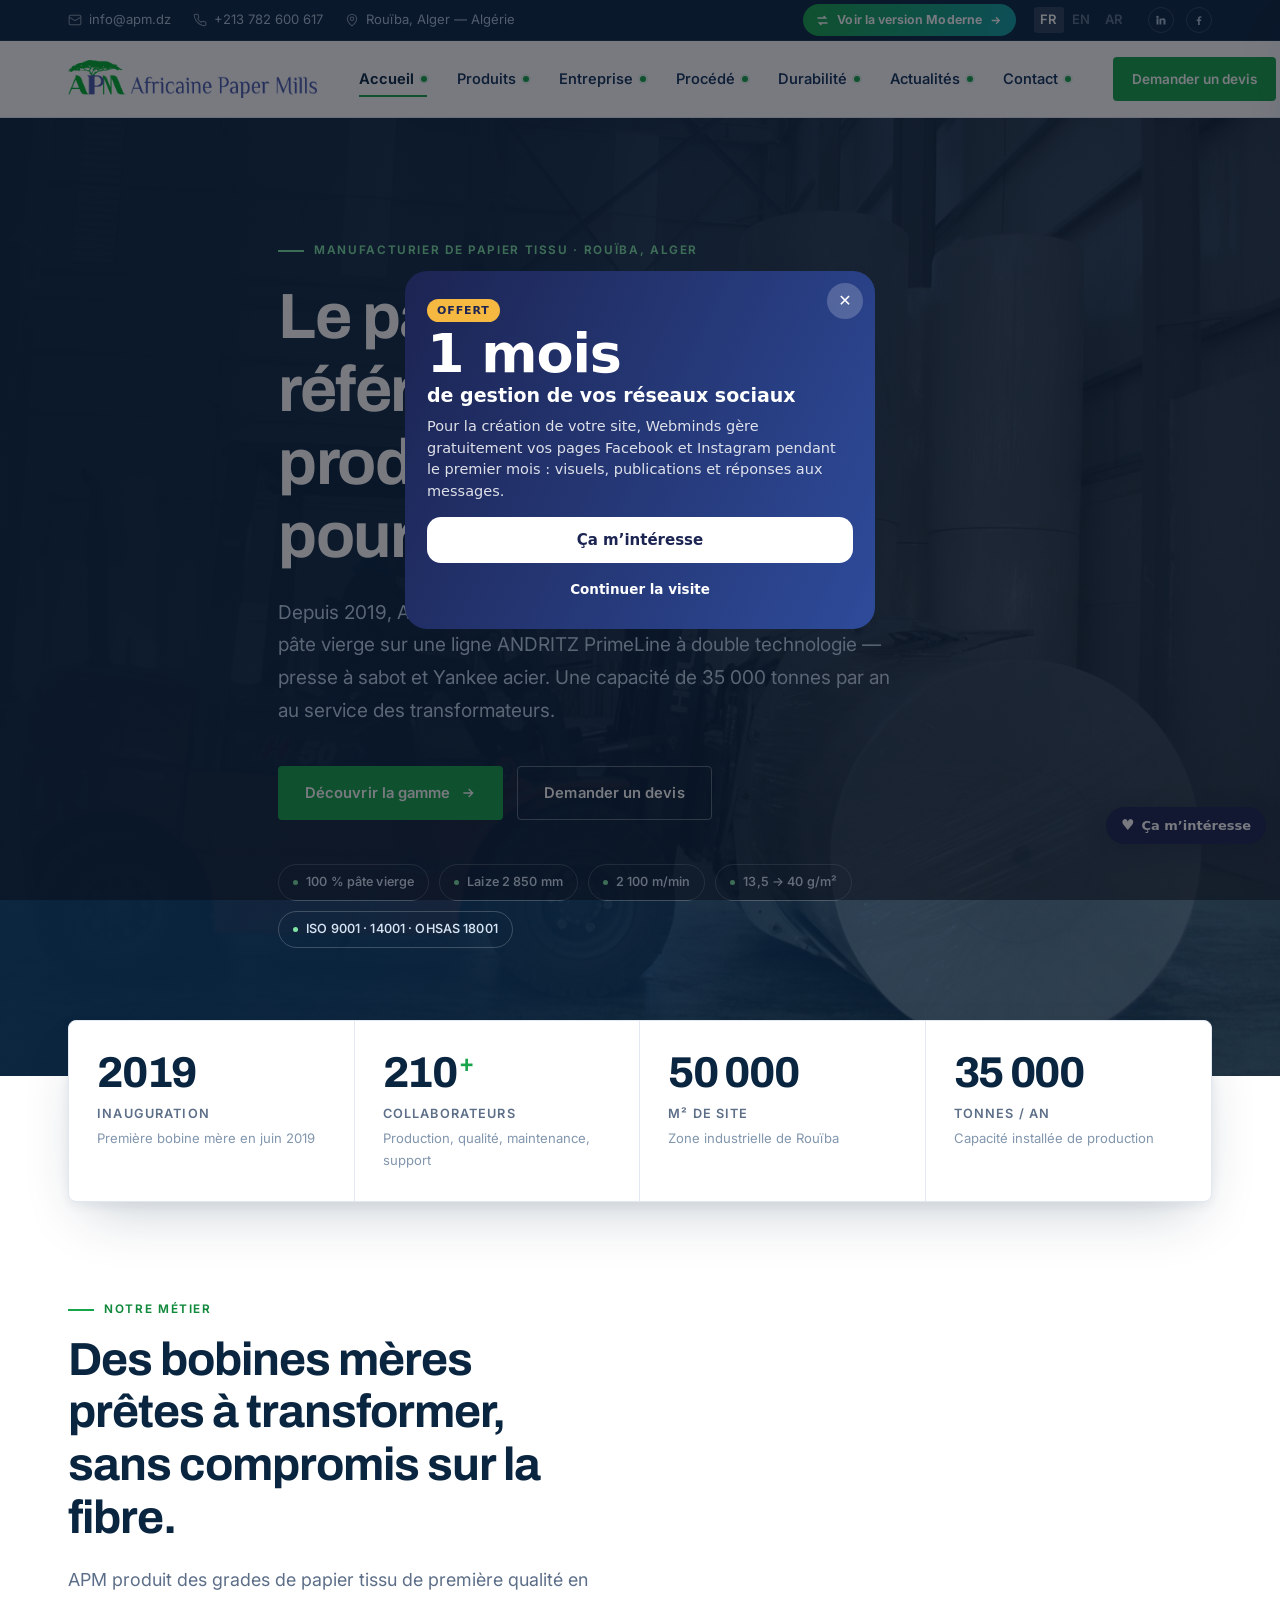
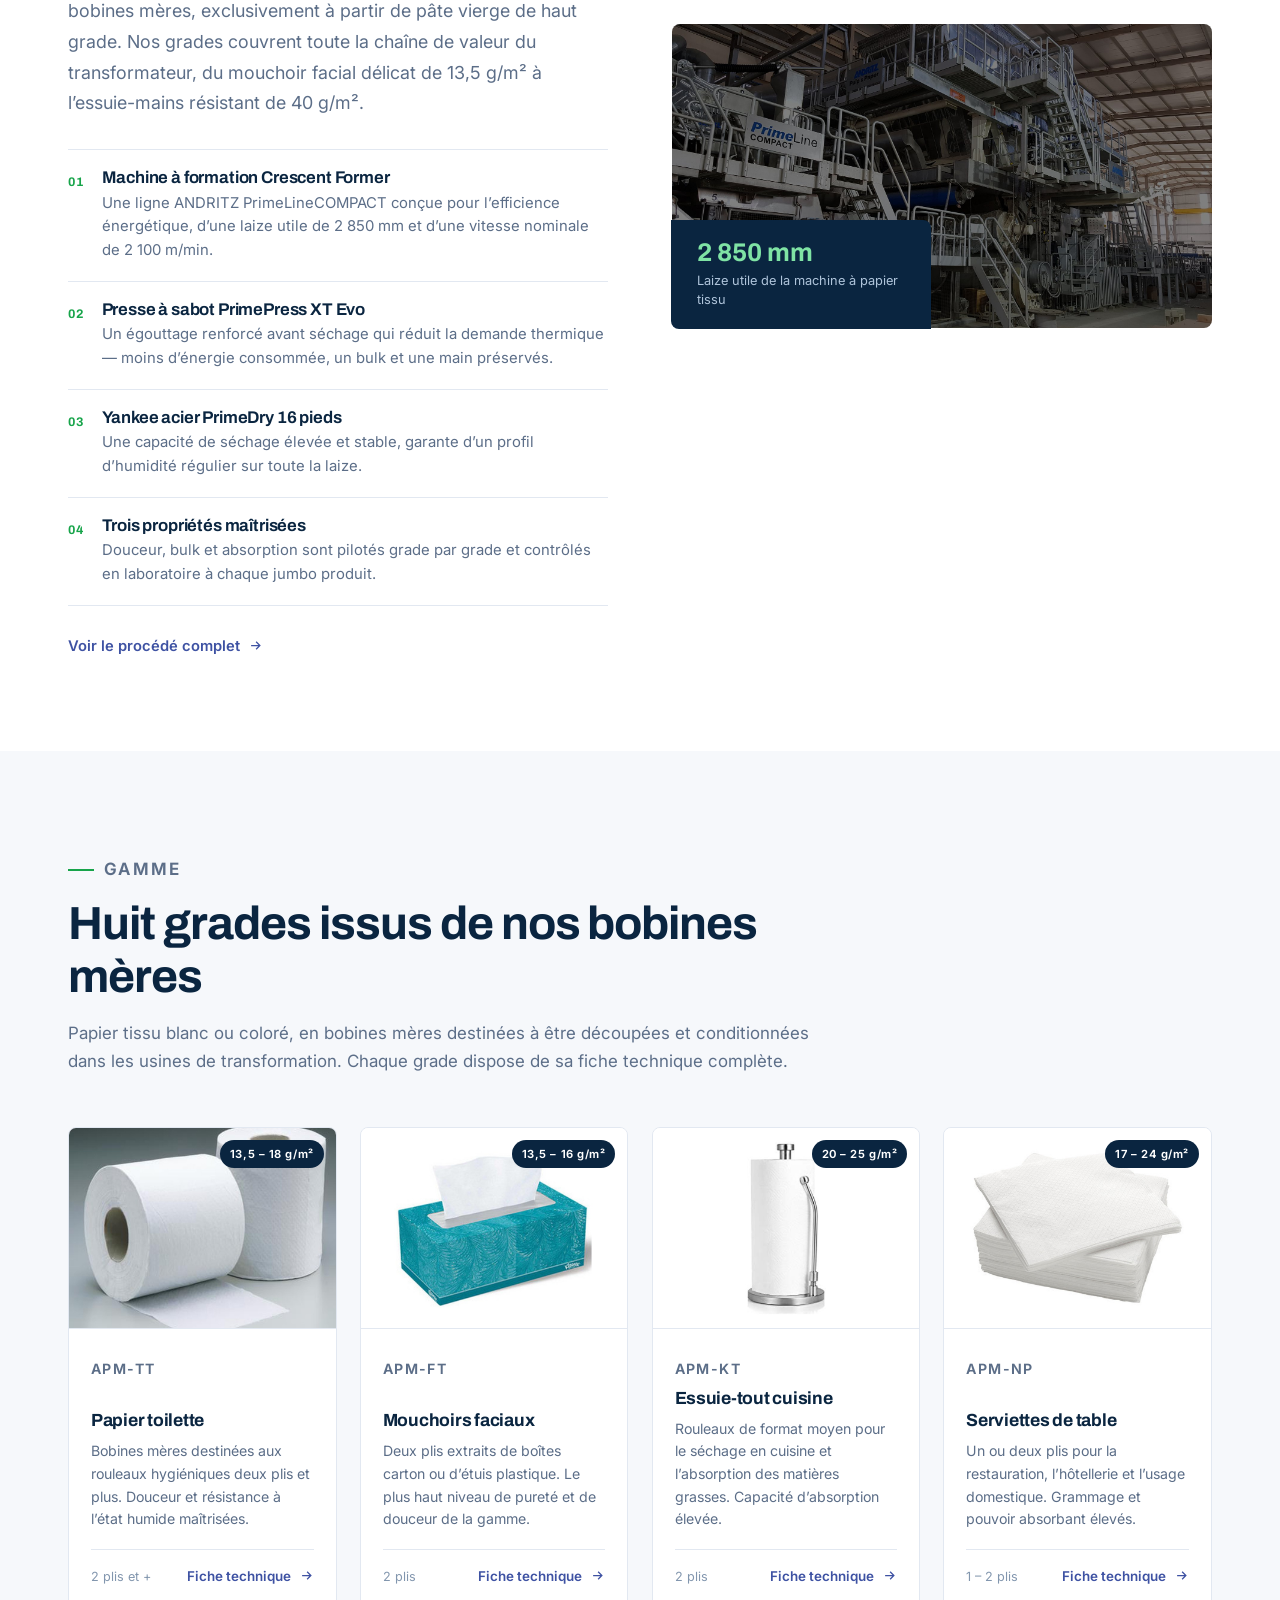
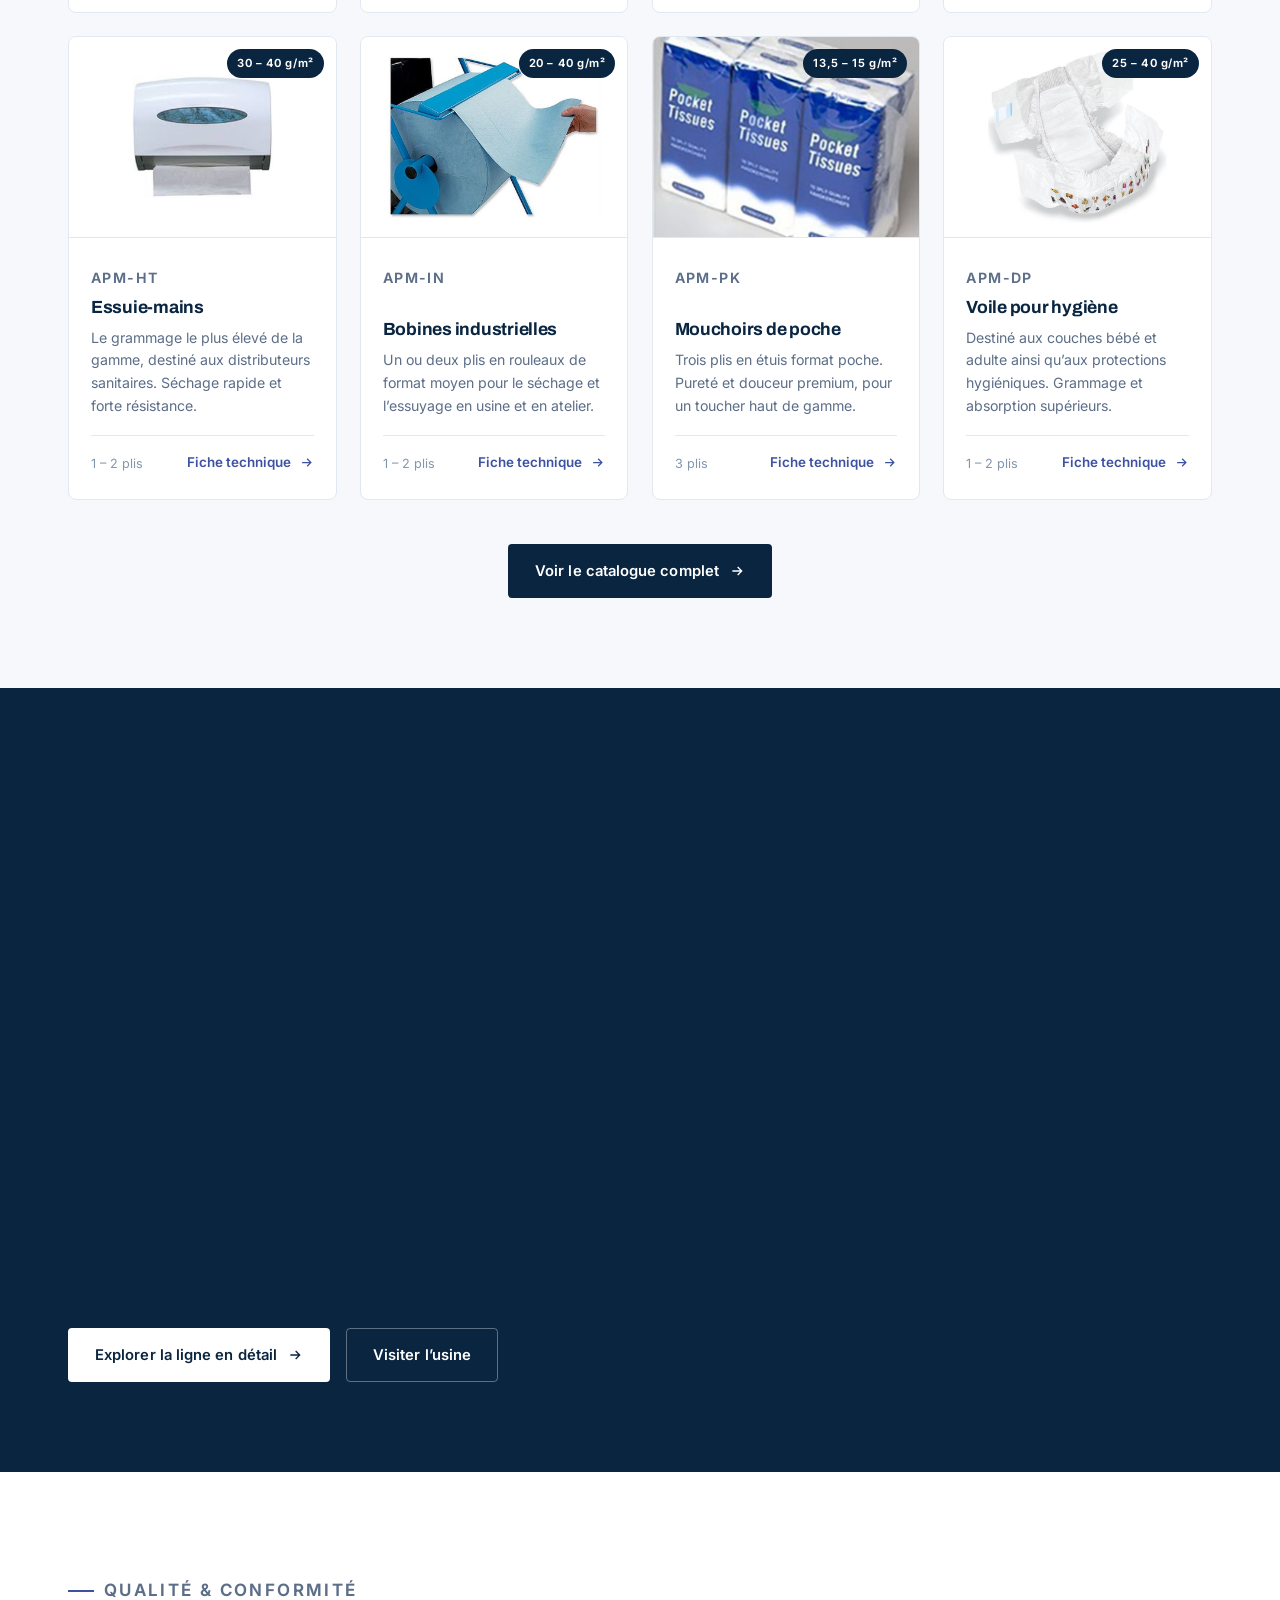
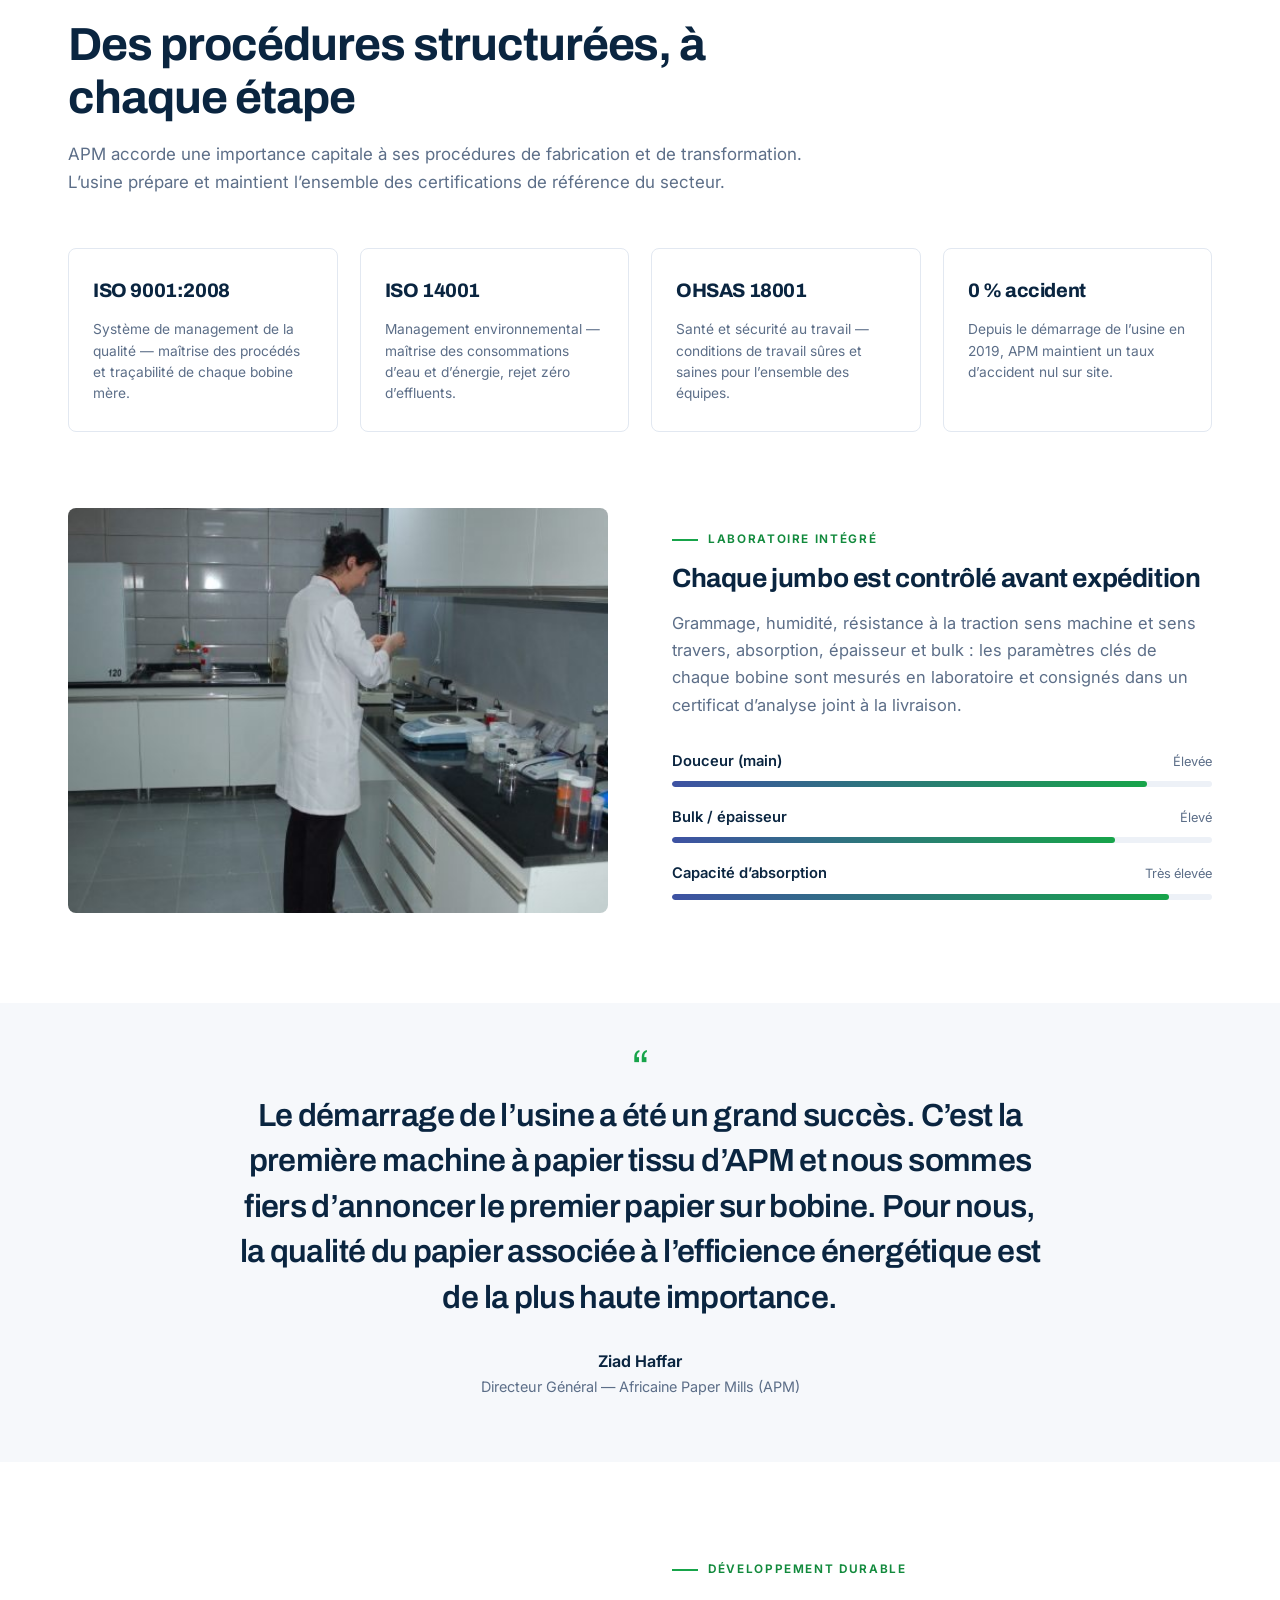
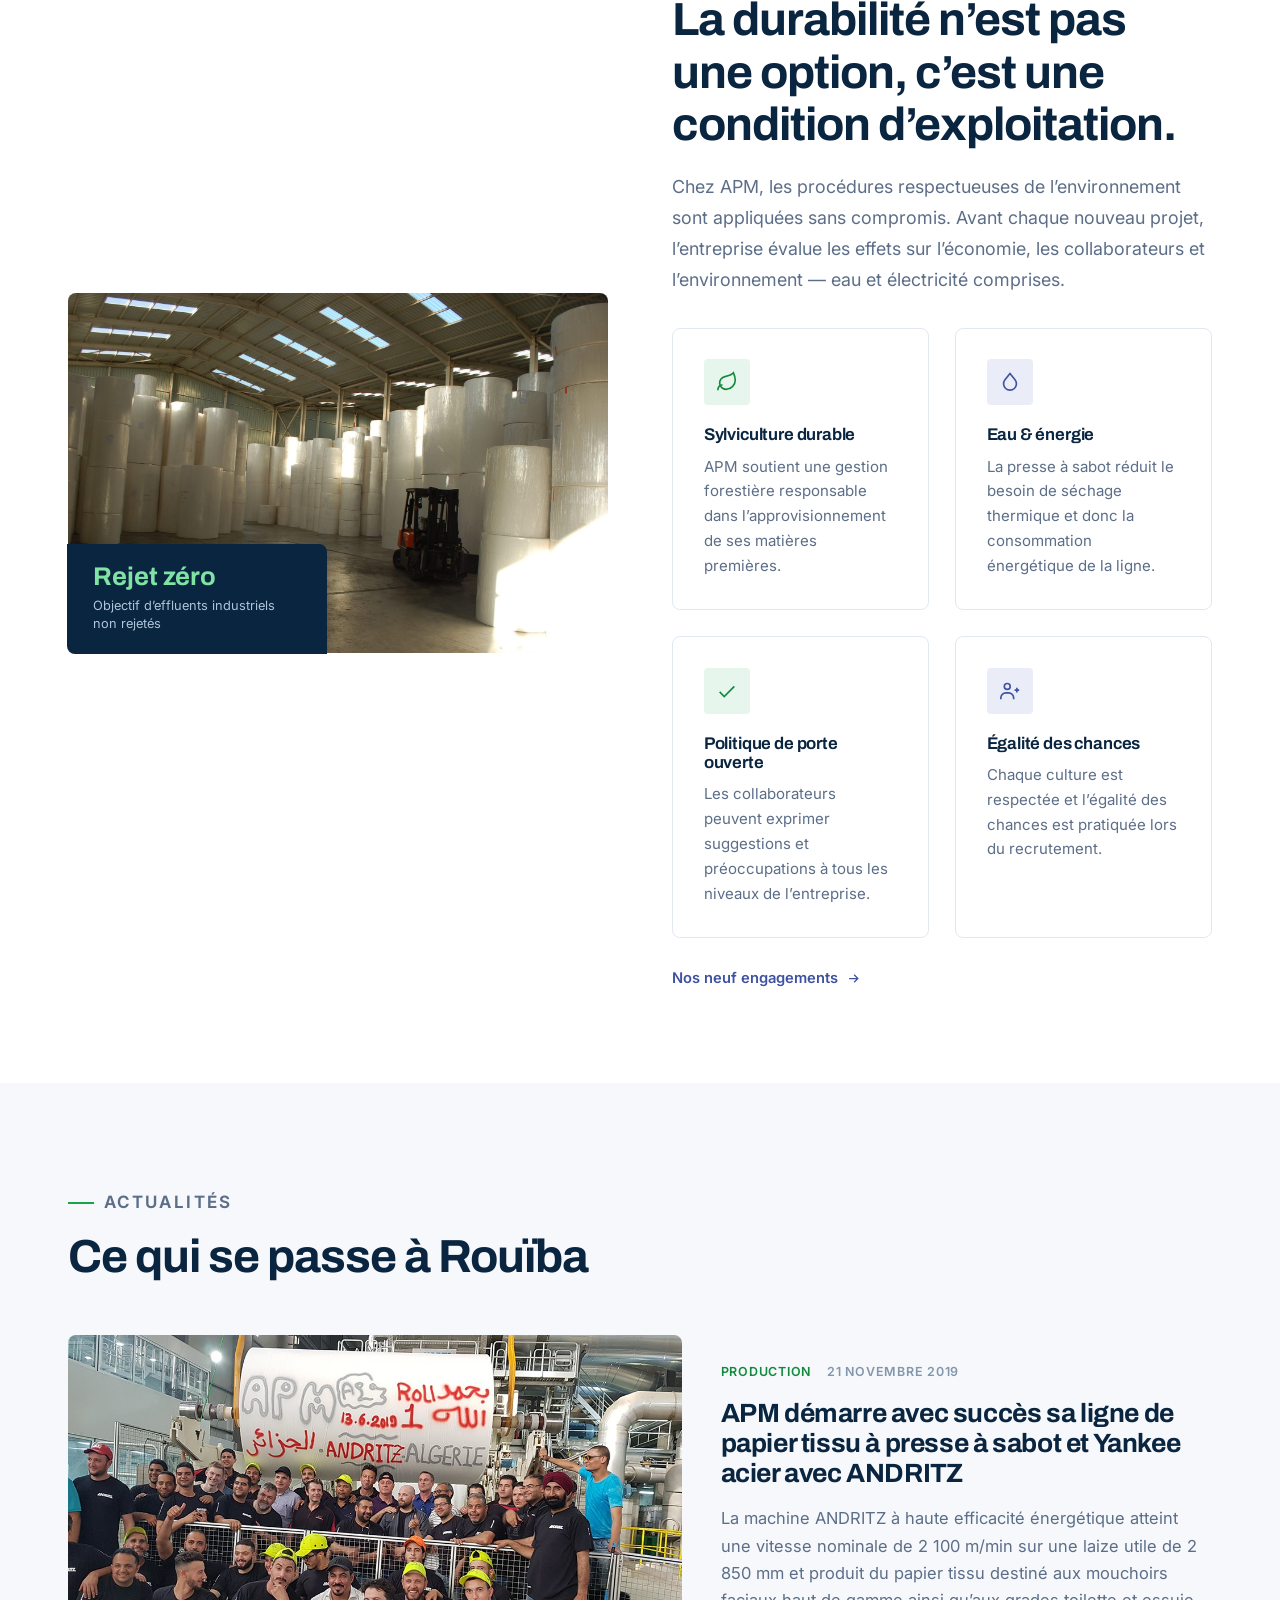
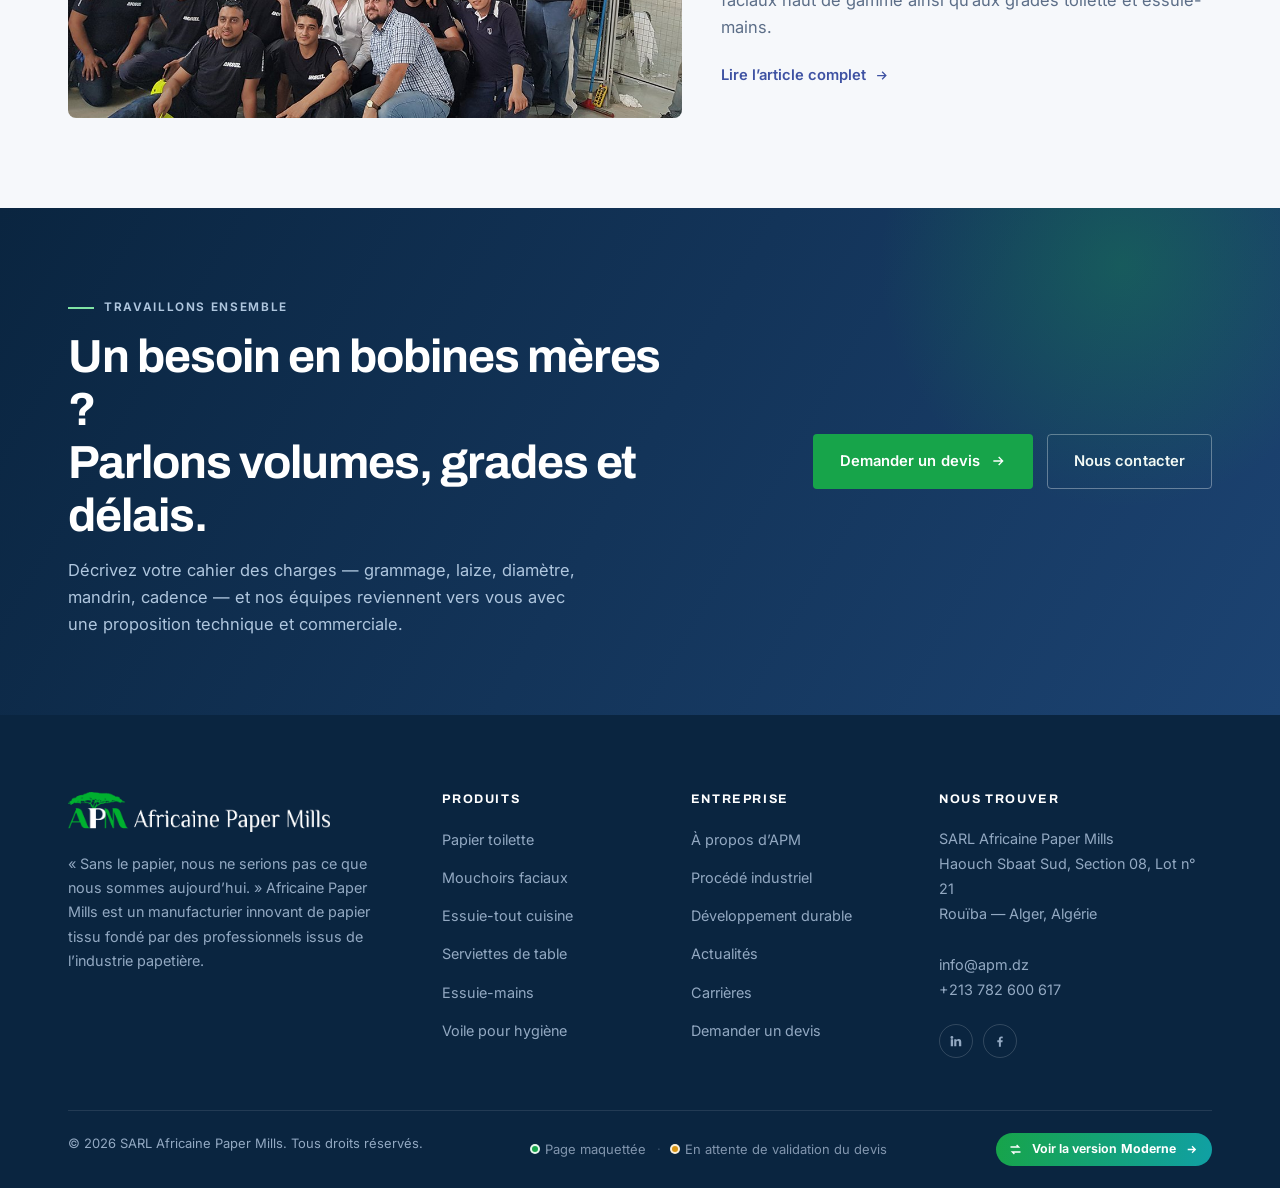
<file: index.html>
<!DOCTYPE html>
<html lang="fr">
<head>
<meta charset="utf-8">
<meta name="viewport" content="width=device-width,initial-scale=1">
<title>APM — Africaine Paper Mills | Bobines mères de papier tissu · Algérie</title>
<meta name="description" content="Africaine Paper Mills (APM) produit 35 000 tonnes/an de bobines mères de papier tissu 100 % pâte vierge à Rouïba, Alger. Ligne ANDRITZ PrimeLine, laize 2 850 mm, grades de 13,5 à 40 g/m².">
<link rel="icon" href="assets/img/brand/icon.png">
<link rel="preconnect" href="https://fonts.googleapis.com">
<link rel="preconnect" href="https://fonts.gstatic.com" crossorigin>
<link href="https://fonts.googleapis.com/css2?family=Archivo:wght@500;600;700;800&family=Inter:wght@400;500;600;700&display=swap" rel="stylesheet">
<link rel="stylesheet" href="assets/css/corporate.css">
</head>
<body>

<!-- ===== TOP BAR ===== -->
<div class="topbar">
  <div class="container topbar__inner">
    <div class="topbar__meta">
      <a href="mailto:info@apm.dz"><svg viewBox="0 0 24 24" fill="none" stroke="currentColor" stroke-width="1.8"><rect x="2" y="4" width="20" height="16" rx="2"/><path d="m2 7 10 6 10-6"/></svg>info@apm.dz</a>
      <a href="tel:+213782600617"><svg viewBox="0 0 24 24" fill="none" stroke="currentColor" stroke-width="1.8"><path d="M22 16.9v3a2 2 0 0 1-2.2 2 19.8 19.8 0 0 1-8.6-3.1 19.5 19.5 0 0 1-6-6A19.8 19.8 0 0 1 2.1 4.2 2 2 0 0 1 4.1 2h3a2 2 0 0 1 2 1.7c.1 1 .3 1.9.6 2.8a2 2 0 0 1-.5 2.1L8.1 9.9a16 16 0 0 0 6 6l1.3-1.1a2 2 0 0 1 2.1-.5c.9.3 1.8.5 2.8.6a2 2 0 0 1 1.7 2z"/></svg>+213 782 600 617</a>
      <span class="hide-sm" style="display:inline-flex;align-items:center;gap:7px"><svg viewBox="0 0 24 24" fill="none" stroke="currentColor" stroke-width="1.8" style="width:14px;height:14px;opacity:.75"><path d="M20 10c0 6-8 12-8 12s-8-6-8-12a8 8 0 0 1 16 0z"/><circle cx="12" cy="10" r="3"/></svg>Rouïba, Alger — Algérie</span>
    </div>
    <div class="topbar__right">
      <a href="moderne/index.html" class="vswitch" aria-label="Basculer vers la proposition Moderne" title="Basculer vers la proposition Moderne"><svg class="vswitch__ico" viewBox="0 0 24 24" fill="none" stroke="currentColor" stroke-width="2.2"><path d="M4 8h13l-3.2-3.2M20 16H7l3.2 3.2"/></svg><span>Voir la version <strong>Moderne</strong></span><svg class="vswitch__arrow" viewBox="0 0 24 24" fill="none" stroke="currentColor" stroke-width="2.4"><path d="M5 12h14M13 6l6 6-6 6"/></svg></a>
      <div class="lang" title="Versions linguistiques prévues"><span class="is-active">FR</span><span class="is-off">EN</span><span class="is-off">AR</span></div>
      <div class="topbar__social">
        <a href="https://www.linkedin.com/company/africaine-paper-mills" target="_blank" rel="noopener" aria-label="LinkedIn"><svg viewBox="0 0 24 24" fill="currentColor"><path d="M4.98 3.5a2.5 2.5 0 1 1 0 5 2.5 2.5 0 0 1 0-5zM3 9h4v12H3zM9 9h3.8v1.7h.05c.53-1 1.83-2.05 3.76-2.05C20.4 8.65 21 11 21 14.15V21h-4v-6.1c0-1.45-.03-3.32-2.02-3.32-2.02 0-2.33 1.58-2.33 3.21V21H9z"/></svg></a>
        <a href="https://web.facebook.com/APMAlgeria" target="_blank" rel="noopener" aria-label="Facebook"><svg viewBox="0 0 24 24" fill="currentColor"><path d="M13.5 22v-8h2.7l.4-3.1h-3.1V8.9c0-.9.25-1.5 1.55-1.5H16.7V4.6c-.3-.04-1.3-.13-2.47-.13-2.45 0-4.13 1.5-4.13 4.24v2.19H7.4V14h2.7v8z"/></svg></a>
      </div>
    </div>
  </div>
</div>

<!-- ===== HEADER ===== -->
<header class="header">
  <div class="container header__inner">
    <a href="index.html" class="brand" aria-label="APM — Africaine Paper Mills">
      <img src="assets/img/brand/logo-line.png" alt="Africaine Paper Mills">
    </a>
    <nav class="nav">
      <a href="index.html" class="is-active">Accueil<span class="nav-dot" data-tip="Page maquettée"></span></a>
      <a href="produits.html">Produits<span class="nav-dot" data-tip="Page maquettée"></span></a>
      <a href="entreprise.html">Entreprise<span class="nav-dot" data-tip="Page maquettée"></span></a>
      <a href="procede.html">Procédé<span class="nav-dot" data-tip="Page maquettée"></span></a>
      <a href="durabilite.html">Durabilité<span class="nav-dot" data-tip="Page maquettée"></span></a>
      <a href="actualites.html">Actualités<span class="nav-dot" data-tip="Page maquettée"></span></a>
      <a href="contact.html">Contact<span class="nav-dot" data-tip="Page maquettée"></span></a>
    </nav>
    <div class="header__cta">
      <a href="devis.html" class="btn btn--green btn--sm">Demander un devis</a>
      <button class="burger" aria-label="Menu"><span></span><span></span><span></span></button>
    </div>
  </div>
</header>

<div class="scrim"></div>
<nav class="mobile-nav" aria-label="Navigation mobile">
  <div class="mobile-nav__head">
    <img src="assets/img/brand/logo-line.png" alt="APM">
    <button class="burger is-open" aria-label="Fermer"><span></span><span></span><span></span></button>
  </div>
  <a href="index.html">Accueil<span class="nav-dot" data-tip="Page maquettée"></span></a>
  <a href="produits.html">Produits<span class="nav-dot" data-tip="Page maquettée"></span></a>
  <a href="entreprise.html">Entreprise<span class="nav-dot" data-tip="Page maquettée"></span></a>
  <a href="procede.html">Procédé industriel<span class="nav-dot" data-tip="Page maquettée"></span></a>
  <a href="durabilite.html">Durabilité<span class="nav-dot" data-tip="Page maquettée"></span></a>
  <a href="actualites.html">Actualités<span class="nav-dot" data-tip="Page maquettée"></span></a>
  <a href="carrieres.html">Carrières<span class="nav-dot" data-tip="Page maquettée"></span></a>
  <a href="contact.html">Contact<span class="nav-dot" data-tip="Page maquettée"></span></a>
  <a href="moderne/index.html" class="vswitch vswitch--block" aria-label="Basculer vers la proposition Moderne" title="Basculer vers la proposition Moderne"><svg class="vswitch__ico" viewBox="0 0 24 24" fill="none" stroke="currentColor" stroke-width="2.2"><path d="M4 8h13l-3.2-3.2M20 16H7l3.2 3.2"/></svg><span>Voir la version <strong>Moderne</strong></span><svg class="vswitch__arrow" viewBox="0 0 24 24" fill="none" stroke="currentColor" stroke-width="2.4"><path d="M5 12h14M13 6l6 6-6 6"/></svg></a>
  <a href="devis.html" class="btn btn--green btn--block">Demander un devis</a>
</nav>

<main>

<!-- ===== HERO ===== -->
<section class="hero">
  <div class="hero__bg">
    <img src="assets/img/plant/hero-mill.jpg" alt="Manutention d’une bobine mère de papier tissu dans l’usine APM de Rouïba" fetchpriority="high">
  </div>
  <div class="container hero__inner">
    <p class="eyebrow eyebrow--light">Manufacturier de papier tissu · Rouïba, Alger</p>
    <h1>Le papier tissu de référence,<br>produit en Algérie pour&nbsp;tout&nbsp;le&nbsp;<em>MENA</em>.</h1>
    <p class="hero__sub">
      Depuis 2019, APM produit des bobines mères de papier tissu 100&nbsp;% pâte vierge
      sur une ligne ANDRITZ PrimeLine à double technologie — presse à sabot et Yankee acier.
      Une capacité de 35&nbsp;000 tonnes par an au service des transformateurs.
    </p>
    <div class="hero__actions">
      <a href="produits.html" class="btn btn--green">Découvrir la gamme
        <svg viewBox="0 0 24 24" fill="none" stroke="currentColor" stroke-width="2"><path d="M5 12h14M13 6l6 6-6 6"/></svg></a>
      <a href="devis.html" class="btn btn--outline-light">Demander un devis</a>
    </div>
    <div class="hero__tags">
      <span class="tag">100 % pâte vierge</span>
      <span class="tag">Laize 2 850 mm</span>
      <span class="tag">2 100 m/min</span>
      <span class="tag">13,5 → 40 g/m²</span>
      <span class="tag">ISO 9001 · 14001 · OHSAS 18001</span>
    </div>
  </div>
</section>

<!-- ===== STAT BAR ===== -->
<section class="statbar">
  <div class="container">
    <div class="statbar__inner">
      <div class="stat">
        <div class="stat__num"><span data-count="2019">0</span></div>
        <div class="stat__label">Inauguration</div>
        <div class="stat__sub">Première bobine mère en juin 2019</div>
      </div>
      <div class="stat">
        <div class="stat__num"><span data-count="210">0</span><span class="suffix">+</span></div>
        <div class="stat__label">Collaborateurs</div>
        <div class="stat__sub">Production, qualité, maintenance, support</div>
      </div>
      <div class="stat">
        <div class="stat__num"><span data-count="50000" data-sep="true">0</span></div>
        <div class="stat__label">m² de site</div>
        <div class="stat__sub">Zone industrielle de Rouïba</div>
      </div>
      <div class="stat">
        <div class="stat__num"><span data-count="35000" data-sep="true">0</span></div>
        <div class="stat__label">Tonnes / an</div>
        <div class="stat__sub">Capacité installée de production</div>
      </div>
    </div>
  </div>
</section>

<!-- ===== CE QUE NOUS FAISONS ===== -->
<section class="section">
  <div class="container split">
    <div class="reveal">
      <p class="eyebrow">Notre métier</p>
      <h2 style="margin-top:14px">Des bobines mères prêtes à transformer, sans compromis sur la fibre.</h2>
      <p class="lead" style="margin-top:20px">
        APM produit des grades de papier tissu de première qualité en bobines mères, exclusivement
        à partir de pâte vierge de haut grade. Nos grades couvrent toute la chaîne de valeur du
        transformateur, du mouchoir facial délicat de 13,5&nbsp;g/m² à l’essuie-mains résistant de 40&nbsp;g/m².
      </p>
      <ul class="rule-list">
        <li>
          <span class="idx">01</span>
          <div>
            <h4>Machine à formation Crescent Former</h4>
            <p>Une ligne ANDRITZ PrimeLineCOMPACT conçue pour l’efficience énergétique, d’une laize utile de 2 850 mm et d’une vitesse nominale de 2 100 m/min.</p>
          </div>
        </li>
        <li>
          <span class="idx">02</span>
          <div>
            <h4>Presse à sabot PrimePress XT Evo</h4>
            <p>Un égouttage renforcé avant séchage qui réduit la demande thermique — moins d’énergie consommée, un bulk et une main préservés.</p>
          </div>
        </li>
        <li>
          <span class="idx">03</span>
          <div>
            <h4>Yankee acier PrimeDry 16 pieds</h4>
            <p>Une capacité de séchage élevée et stable, garante d’un profil d’humidité régulier sur toute la laize.</p>
          </div>
        </li>
        <li>
          <span class="idx">04</span>
          <div>
            <h4>Trois propriétés maîtrisées</h4>
            <p>Douceur, bulk et absorption sont pilotés grade par grade et contrôlés en laboratoire à chaque jumbo produit.</p>
          </div>
        </li>
      </ul>
      <a href="procede.html" class="link-arrow" style="margin-top:28px">Voir le procédé complet
        <svg viewBox="0 0 24 24" fill="none" stroke="currentColor" stroke-width="2"><path d="M5 12h14M13 6l6 6-6 6"/></svg></a>
    </div>
    <div class="split__media reveal" data-d="1">
      <img src="assets/img/plant/machine-primeline.jpg" alt="Ligne de production ANDRITZ PrimeLine chez APM" loading="lazy">
      <div class="media-badge">
        <strong>2 850 mm</strong>
        <span>Laize utile de la machine à papier tissu</span>
      </div>
    </div>
  </div>
</section>

<!-- ===== PRODUITS ===== -->
<section class="section section--sand">
  <div class="container">
    <div class="sec-head reveal">
      <p class="eyebrow">Gamme</p>
      <h2>Huit grades issus de nos bobines mères</h2>
      <p>Papier tissu blanc ou coloré, en bobines mères destinées à être découpées et conditionnées
        dans les usines de transformation. Chaque grade dispose de sa fiche technique complète.</p>
    </div>

    <div class="prod-grid">
      <a href="produit-papier-toilette.html" class="prod reveal">
        <div class="prod__img"><span class="prod__gsm">13,5 – 18 g/m²</span><img src="assets/img/products/toilet.jpg" alt="Papier toilette" loading="lazy"></div>
        <div class="prod__body">
          <p class="prod__ref">APM-TT</p><h3>Papier toilette</h3>
          <p>Bobines mères destinées aux rouleaux hygiéniques deux plis et plus. Douceur et résistance à l’état humide maîtrisées.</p>
          <div class="prod__foot"><span class="prod__plies">2 plis et +</span>
            <span class="link-arrow">Fiche technique <svg viewBox="0 0 24 24" fill="none" stroke="currentColor" stroke-width="2"><path d="M5 12h14M13 6l6 6-6 6"/></svg></span></div>
        </div>
      </a>

      <a href="produit-papier-toilette.html" class="prod reveal" data-d="1">
        <div class="prod__img"><span class="prod__gsm">13,5 – 16 g/m²</span><img src="assets/img/products/facial.jpg" alt="Mouchoirs faciaux" loading="lazy"></div>
        <div class="prod__body">
          <p class="prod__ref">APM-FT</p><h3>Mouchoirs faciaux</h3>
          <p>Deux plis extraits de boîtes carton ou d’étuis plastique. Le plus haut niveau de pureté et de douceur de la gamme.</p>
          <div class="prod__foot"><span class="prod__plies">2 plis</span>
            <span class="link-arrow">Fiche technique <svg viewBox="0 0 24 24" fill="none" stroke="currentColor" stroke-width="2"><path d="M5 12h14M13 6l6 6-6 6"/></svg></span></div>
        </div>
      </a>

      <a href="produit-papier-toilette.html" class="prod reveal" data-d="2">
        <div class="prod__img"><span class="prod__gsm">20 – 25 g/m²</span><img src="assets/img/products/kitchen.jpg" alt="Essuie-tout cuisine" loading="lazy"></div>
        <div class="prod__body">
          <p class="prod__ref">APM-KT</p><h3>Essuie-tout cuisine</h3>
          <p>Rouleaux de format moyen pour le séchage en cuisine et l’absorption des matières grasses. Capacité d’absorption élevée.</p>
          <div class="prod__foot"><span class="prod__plies">2 plis</span>
            <span class="link-arrow">Fiche technique <svg viewBox="0 0 24 24" fill="none" stroke="currentColor" stroke-width="2"><path d="M5 12h14M13 6l6 6-6 6"/></svg></span></div>
        </div>
      </a>

      <a href="produit-papier-toilette.html" class="prod reveal" data-d="3">
        <div class="prod__img"><span class="prod__gsm">17 – 24 g/m²</span><img src="assets/img/products/napkin.jpg" alt="Serviettes de table" loading="lazy"></div>
        <div class="prod__body">
          <p class="prod__ref">APM-NP</p><h3>Serviettes de table</h3>
          <p>Un ou deux plis pour la restauration, l’hôtellerie et l’usage domestique. Grammage et pouvoir absorbant élevés.</p>
          <div class="prod__foot"><span class="prod__plies">1 – 2 plis</span>
            <span class="link-arrow">Fiche technique <svg viewBox="0 0 24 24" fill="none" stroke="currentColor" stroke-width="2"><path d="M5 12h14M13 6l6 6-6 6"/></svg></span></div>
        </div>
      </a>

      <a href="produit-papier-toilette.html" class="prod reveal">
        <div class="prod__img"><span class="prod__gsm">30 – 40 g/m²</span><img src="assets/img/products/towel.jpg" alt="Essuie-mains" loading="lazy"></div>
        <div class="prod__body">
          <p class="prod__ref">APM-HT</p><h3>Essuie-mains</h3>
          <p>Le grammage le plus élevé de la gamme, destiné aux distributeurs sanitaires. Séchage rapide et forte résistance.</p>
          <div class="prod__foot"><span class="prod__plies">1 – 2 plis</span>
            <span class="link-arrow">Fiche technique <svg viewBox="0 0 24 24" fill="none" stroke="currentColor" stroke-width="2"><path d="M5 12h14M13 6l6 6-6 6"/></svg></span></div>
        </div>
      </a>

      <a href="produit-papier-toilette.html" class="prod reveal" data-d="1">
        <div class="prod__img"><span class="prod__gsm">20 – 40 g/m²</span><img src="assets/img/products/industrial.jpg" alt="Bobines industrielles" loading="lazy"></div>
        <div class="prod__body">
          <p class="prod__ref">APM-IN</p><h3>Bobines industrielles</h3>
          <p>Un ou deux plis en rouleaux de format moyen pour le séchage et l’essuyage en usine et en atelier.</p>
          <div class="prod__foot"><span class="prod__plies">1 – 2 plis</span>
            <span class="link-arrow">Fiche technique <svg viewBox="0 0 24 24" fill="none" stroke="currentColor" stroke-width="2"><path d="M5 12h14M13 6l6 6-6 6"/></svg></span></div>
        </div>
      </a>

      <a href="produit-papier-toilette.html" class="prod reveal" data-d="2">
        <div class="prod__img"><span class="prod__gsm">13,5 – 15 g/m²</span><img src="assets/img/products/pocket.jpg" alt="Mouchoirs de poche" loading="lazy"></div>
        <div class="prod__body">
          <p class="prod__ref">APM-PK</p><h3>Mouchoirs de poche</h3>
          <p>Trois plis en étuis format poche. Pureté et douceur premium, pour un toucher haut de gamme.</p>
          <div class="prod__foot"><span class="prod__plies">3 plis</span>
            <span class="link-arrow">Fiche technique <svg viewBox="0 0 24 24" fill="none" stroke="currentColor" stroke-width="2"><path d="M5 12h14M13 6l6 6-6 6"/></svg></span></div>
        </div>
      </a>

      <a href="produit-papier-toilette.html" class="prod reveal" data-d="3">
        <div class="prod__img"><span class="prod__gsm">25 – 40 g/m²</span><img src="assets/img/products/diaper.jpg" alt="Voile pour produits d’hygiène" loading="lazy"></div>
        <div class="prod__body">
          <p class="prod__ref">APM-DP</p><h3>Voile pour hygiène</h3>
          <p>Destiné aux couches bébé et adulte ainsi qu’aux protections hygiéniques. Grammage et absorption supérieurs.</p>
          <div class="prod__foot"><span class="prod__plies">1 – 2 plis</span>
            <span class="link-arrow">Fiche technique <svg viewBox="0 0 24 24" fill="none" stroke="currentColor" stroke-width="2"><path d="M5 12h14M13 6l6 6-6 6"/></svg></span></div>
        </div>
      </a>
    </div>

    <div class="center" style="margin-top:44px">
      <a href="produits.html" class="btn btn--primary">Voir le catalogue complet
        <svg viewBox="0 0 24 24" fill="none" stroke="currentColor" stroke-width="2"><path d="M5 12h14M13 6l6 6-6 6"/></svg></a>
    </div>
  </div>
</section>

<!-- ===== PROCÉDÉ ===== -->
<section class="section section--ink">
  <div class="container">
    <div class="sec-head reveal">
      <p class="eyebrow eyebrow--light">Procédé industriel</p>
      <h2>De la balle de pâte vierge à la bobine mère</h2>
      <p>Six étapes, une ligne ANDRITZ intégrée, et un pilotage continu en salle de contrôle.</p>
    </div>
    <div class="process reveal">
      <div class="pstep"><p class="pstep__n">ÉTAPE 01</p><h4>Trituration</h4><p>Défibrage de la pâte vierge en suspension homogène.</p><p class="pstep__tech">FibreSolve FSV</p></div>
      <div class="pstep"><p class="pstep__n">ÉTAPE 02</p><h4>Raffinage</h4><p>Traitement mécanique de la fibre pour développer la liaison.</p><p class="pstep__tech">TwinFlo double disque</p></div>
      <div class="pstep"><p class="pstep__n">ÉTAPE 03</p><h4>Épuration</h4><p>Tamisage de l’approche machine, élimination des impuretés.</p><p class="pstep__tech">ModuScreen HBE</p></div>
      <div class="pstep"><p class="pstep__n">ÉTAPE 04</p><h4>Formation</h4><p>Formation de la feuille sur toile Crescent Former.</p><p class="pstep__tech">PrimeLineCOMPACT</p></div>
      <div class="pstep"><p class="pstep__n">ÉTAPE 05</p><h4>Pressage & séchage</h4><p>Égouttage par presse à sabot puis séchage sur Yankee acier.</p><p class="pstep__tech">PrimePress XT Evo · PrimeDry 16 ft</p></div>
      <div class="pstep"><p class="pstep__n">ÉTAPE 06</p><h4>Enroulage</h4><p>Crêpage, bobinage et conditionnement du jumbo.</p><p class="pstep__tech">Contrôle qualité en ligne</p></div>
    </div>
    <div style="margin-top:36px;display:flex;gap:16px;flex-wrap:wrap">
      <a href="procede.html" class="btn btn--light">Explorer la ligne en détail
        <svg viewBox="0 0 24 24" fill="none" stroke="currentColor" stroke-width="2"><path d="M5 12h14M13 6l6 6-6 6"/></svg></a>
      <a href="entreprise.html" class="btn btn--outline-light">Visiter l’usine</a>
    </div>
  </div>
</section>

<!-- ===== QUALITÉ / CERTIFICATIONS ===== -->
<section class="section">
  <div class="container">
    <div class="sec-head reveal">
      <p class="eyebrow eyebrow--blue">Qualité & conformité</p>
      <h2>Des procédures structurées, à chaque étape</h2>
      <p>APM accorde une importance capitale à ses procédures de fabrication et de transformation.
        L’usine prépare et maintient l’ensemble des certifications de référence du secteur.</p>
    </div>
    <div class="certs">
      <div class="cert reveal">
        <span class="cert__mark">ISO 9001:2008</span>
        <p>Système de management de la qualité — maîtrise des procédés et traçabilité de chaque bobine mère.</p>
      </div>
      <div class="cert reveal" data-d="1">
        <span class="cert__mark">ISO 14001</span>
        <p>Management environnemental — maîtrise des consommations d’eau et d’énergie, rejet zéro d’effluents.</p>
      </div>
      <div class="cert reveal" data-d="2">
        <span class="cert__mark">OHSAS 18001</span>
        <p>Santé et sécurité au travail — conditions de travail sûres et saines pour l’ensemble des équipes.</p>
      </div>
      <div class="cert reveal" data-d="3">
        <span class="cert__mark">0 % accident</span>
        <p>Depuis le démarrage de l’usine en 2019, APM maintient un taux d’accident nul sur site.</p>
      </div>
    </div>

    <div class="split" style="margin-top:clamp(52px,6vw,86px)">
      <div class="split__media reveal">
        <img src="assets/img/plant/laboratory.jpg" alt="Laboratoire de contrôle qualité APM" loading="lazy" style="aspect-ratio:4/3">
      </div>
      <div class="reveal" data-d="1">
        <p class="eyebrow">Laboratoire intégré</p>
        <h3 style="margin-top:14px">Chaque jumbo est contrôlé avant expédition</h3>
        <p style="margin-top:16px;color:var(--muted)">
          Grammage, humidité, résistance à la traction sens machine et sens travers, absorption,
          épaisseur et bulk : les paramètres clés de chaque bobine sont mesurés en laboratoire
          et consignés dans un certificat d’analyse joint à la livraison.
        </p>
        <div class="meters" style="margin-top:30px">
          <div class="meter">
            <div class="meter__top"><span>Douceur (main)</span><span>Élevée</span></div>
            <div class="meter__track"><div class="meter__fill" data-v="88"></div></div>
          </div>
          <div class="meter">
            <div class="meter__top"><span>Bulk / épaisseur</span><span>Élevé</span></div>
            <div class="meter__track"><div class="meter__fill" data-v="82"></div></div>
          </div>
          <div class="meter">
            <div class="meter__top"><span>Capacité d’absorption</span><span>Très élevée</span></div>
            <div class="meter__track"><div class="meter__fill" data-v="92"></div></div>
          </div>
        </div>
      </div>
    </div>
  </div>
</section>

<!-- ===== CITATION ===== -->
<section class="section section--sand section--tight">
  <div class="container pullquote reveal">
    <span class="mark">“</span>
    <blockquote>
      Le démarrage de l’usine a été un grand succès. C’est la première machine à papier tissu d’APM
      et nous sommes fiers d’annoncer le premier papier sur bobine. Pour nous, la qualité du papier
      associée à l’efficience énergétique est de la plus haute importance.
    </blockquote>
    <footer>
      <strong>Ziad Haffar</strong>
      Directeur Général — Africaine Paper Mills (APM)
    </footer>
  </div>
</section>

<!-- ===== DURABILITÉ ===== -->
<section class="section">
  <div class="container split split--media-first">
    <div class="split__media reveal">
      <img src="assets/img/plant/warehouse.jpg" alt="Entrepôt de bobines mères APM" loading="lazy" style="aspect-ratio:3/2">
      <div class="media-badge"><strong>Rejet zéro</strong><span>Objectif d’effluents industriels non rejetés</span></div>
    </div>
    <div class="reveal" data-d="1">
      <p class="eyebrow">Développement durable</p>
      <h2 style="margin-top:14px">La durabilité n’est pas une option, c’est une condition d’exploitation.</h2>
      <p class="lead" style="margin-top:20px">
        Chez APM, les procédures respectueuses de l’environnement sont appliquées sans compromis.
        Avant chaque nouveau projet, l’entreprise évalue les effets sur l’économie, les collaborateurs
        et l’environnement — eau et électricité comprises.
      </p>
      <div class="cards cards--2" style="margin-top:32px">
        <div class="card">
          <div class="card__icon"><svg viewBox="0 0 24 24" fill="none" stroke="currentColor" stroke-width="1.8"><path d="M11 20A7 7 0 0 1 9.8 6.1C15.5 5 17 4.48 19 2c1 2 2 4.18 2 8 0 5.5-4.78 10-10 10z"/><path d="M2 21c0-3 1.85-5.36 5.08-6"/></svg></div>
          <h4>Sylviculture durable</h4>
          <p>APM soutient une gestion forestière responsable dans l’approvisionnement de ses matières premières.</p>
        </div>
        <div class="card">
          <div class="card__icon card__icon--blue"><svg viewBox="0 0 24 24" fill="none" stroke="currentColor" stroke-width="1.8"><path d="M12 2.7 6.5 9.6a7 7 0 1 0 11 0z"/></svg></div>
          <h4>Eau & énergie</h4>
          <p>La presse à sabot réduit le besoin de séchage thermique et donc la consommation énergétique de la ligne.</p>
        </div>
        <div class="card">
          <div class="card__icon"><svg viewBox="0 0 24 24" fill="none" stroke="currentColor" stroke-width="1.8"><path d="M20 7 9 18l-5-5"/></svg></div>
          <h4>Politique de porte ouverte</h4>
          <p>Les collaborateurs peuvent exprimer suggestions et préoccupations à tous les niveaux de l’entreprise.</p>
        </div>
        <div class="card">
          <div class="card__icon card__icon--blue"><svg viewBox="0 0 24 24" fill="none" stroke="currentColor" stroke-width="1.8"><circle cx="9" cy="7" r="3.2"/><path d="M2 21v-1.5A5.5 5.5 0 0 1 7.5 14h3A5.5 5.5 0 0 1 16 19.5V21M17 11h5M19.5 8.5v5"/></svg></div>
          <h4>Égalité des chances</h4>
          <p>Chaque culture est respectée et l’égalité des chances est pratiquée lors du recrutement.</p>
        </div>
      </div>
      <a href="durabilite.html" class="link-arrow" style="margin-top:28px">Nos neuf engagements
        <svg viewBox="0 0 24 24" fill="none" stroke="currentColor" stroke-width="2"><path d="M5 12h14M13 6l6 6-6 6"/></svg></a>
    </div>
  </div>
</section>

<!-- ===== ACTUALITÉS ===== -->
<section class="section section--sand">
  <div class="container">
    <div class="sec-head reveal">
      <p class="eyebrow">Actualités</p>
      <h2>Ce qui se passe à Rouïba</h2>
    </div>
    <div class="news reveal">
      <div class="news__media">
        <img src="assets/img/plant/team-first-roll.jpg" alt="Les équipes APM et ANDRITZ célèbrent la première bobine" loading="lazy">
      </div>
      <div>
        <div class="news__meta">
          <span class="pill">Production</span>
          <span>21 novembre 2019</span>
        </div>
        <h3>APM démarre avec succès sa ligne de papier tissu à presse à sabot et Yankee acier avec ANDRITZ</h3>
        <p style="margin-top:16px;color:var(--muted)">
          La machine ANDRITZ à haute efficacité énergétique atteint une vitesse nominale de
          2 100 m/min sur une laize utile de 2 850 mm et produit du papier tissu destiné aux
          mouchoirs faciaux haut de gamme ainsi qu’aux grades toilette et essuie-mains.
        </p>
        <a href="actualites.html" class="link-arrow" style="margin-top:22px">Lire l’article complet
          <svg viewBox="0 0 24 24" fill="none" stroke="currentColor" stroke-width="2"><path d="M5 12h14M13 6l6 6-6 6"/></svg></a>
      </div>
    </div>
  </div>
</section>

<!-- ===== CTA BAND ===== -->
<section class="ctaband">
  <div class="container ctaband__inner">
    <div>
      <p class="eyebrow eyebrow--light">Travaillons ensemble</p>
      <h2 style="margin-top:14px">Un besoin en bobines mères ?<br>Parlons volumes, grades et délais.</h2>
      <p>Décrivez votre cahier des charges — grammage, laize, diamètre, mandrin, cadence — et nos
        équipes reviennent vers vous avec une proposition technique et commerciale.</p>
    </div>
    <div style="display:flex;gap:14px;flex-wrap:wrap">
      <a href="devis.html" class="btn btn--green">Demander un devis
        <svg viewBox="0 0 24 24" fill="none" stroke="currentColor" stroke-width="2"><path d="M5 12h14M13 6l6 6-6 6"/></svg></a>
      <a href="contact.html" class="btn btn--outline-light">Nous contacter</a>
    </div>
  </div>
</section>

</main>

<!-- ===== FOOTER ===== -->
<footer class="footer">
  <div class="container">
    <div class="footer__grid">
      <div class="footer__brand">
        <img src="assets/img/brand/logo-dark.png" alt="Africaine Paper Mills">
        <p>« Sans le papier, nous ne serions pas ce que nous sommes aujourd’hui. » Africaine Paper Mills
          est un manufacturier innovant de papier tissu fondé par des professionnels issus de l’industrie papetière.</p>
      </div>
      <div>
        <h5>Produits</h5>
        <ul>
          <li><a href="produit-papier-toilette.html">Papier toilette</a></li>
          <li><a href="produits.html">Mouchoirs faciaux</a></li>
          <li><a href="produits.html">Essuie-tout cuisine</a></li>
          <li><a href="produits.html">Serviettes de table</a></li>
          <li><a href="produits.html">Essuie-mains</a></li>
          <li><a href="produits.html">Voile pour hygiène</a></li>
        </ul>
      </div>
      <div>
        <h5>Entreprise</h5>
        <ul>
          <li><a href="entreprise.html">À propos d’APM</a></li>
          <li><a href="procede.html">Procédé industriel</a></li>
          <li><a href="durabilite.html">Développement durable</a></li>
          <li><a href="actualites.html">Actualités</a></li>
          <li><a href="carrieres.html">Carrières</a></li>
          <li><a href="devis.html">Demander un devis</a></li>
        </ul>
      </div>
      <div>
        <h5>Nous trouver</h5>
        <address>
          SARL Africaine Paper Mills<br>
          Haouch Sbaat Sud, Section 08, Lot n° 21<br>
          Rouïba — Alger, Algérie<br><br>
          <a href="mailto:info@apm.dz">info@apm.dz</a><br>
          <a href="tel:+213782600617">+213 782 600 617</a>
        </address>
        <div class="footer__social" style="margin-top:22px">
          <a href="https://www.linkedin.com/company/africaine-paper-mills" target="_blank" rel="noopener" aria-label="LinkedIn"><svg viewBox="0 0 24 24" fill="currentColor"><path d="M4.98 3.5a2.5 2.5 0 1 1 0 5 2.5 2.5 0 0 1 0-5zM3 9h4v12H3zM9 9h3.8v1.7h.05c.53-1 1.83-2.05 3.76-2.05C20.4 8.65 21 11 21 14.15V21h-4v-6.1c0-1.45-.03-3.32-2.02-3.32-2.02 0-2.33 1.58-2.33 3.21V21H9z"/></svg></a>
          <a href="https://web.facebook.com/APMAlgeria" target="_blank" rel="noopener" aria-label="Facebook"><svg viewBox="0 0 24 24" fill="currentColor"><path d="M13.5 22v-8h2.7l.4-3.1h-3.1V8.9c0-.9.25-1.5 1.55-1.5H16.7V4.6c-.3-.04-1.3-.13-2.47-.13-2.45 0-4.13 1.5-4.13 4.24v2.19H7.4V14h2.7v8z"/></svg></a>
        </div>
      </div>
    </div>
    <div class="footer__bar">
      <span>© <span data-year>2026</span> SARL Africaine Paper Mills. Tous droits réservés.</span>
      <span class="legend"><span class="nav-dot" data-tip="Page maquettée"></span> Page maquettée<span class="sep">·</span><span class="nav-dot nav-dot--wait" data-tip="En attente de validation du devis"></span> En attente de validation du devis</span>
      <a href="moderne/index.html" class="vswitch" aria-label="Basculer vers la proposition Moderne" title="Basculer vers la proposition Moderne"><svg class="vswitch__ico" viewBox="0 0 24 24" fill="none" stroke="currentColor" stroke-width="2.2"><path d="M4 8h13l-3.2-3.2M20 16H7l3.2 3.2"/></svg><span>Voir la version <strong>Moderne</strong></span><svg class="vswitch__arrow" viewBox="0 0 24 24" fill="none" stroke="currentColor" stroke-width="2.4"><path d="M5 12h14M13 6l6 6-6 6"/></svg></a>
    </div>
  </div>
</footer>

<script src="assets/js/corporate.js"></script><script data-wml>(function(){if(window.__wmL)return;window.__wmL=1;
var C={"p": "APM Africaine Paper Mills", "mail": null, "wa": "213797372452", "v": [["/", "Version corporate", "Claire et rassurante"], ["/moderne/", "Version moderne", "Immersive et animée"]]};
function ready(f){document.readyState==='loading'?document.addEventListener('DOMContentLoaded',f):f()}
ready(function(){
var css='.wmL-b{position:fixed;right:14px;bottom:calc(56px + env(safe-area-inset-bottom));z-index:2147483000;border:0;border-radius:999px;background:#1C2452;color:#fff;font:700 13px/1 system-ui,-apple-system,Segoe UI,Roboto,sans-serif;padding:11px 15px;box-shadow:0 6px 22px rgba(20,30,60,.35);cursor:pointer;display:flex;align-items:center;gap:7px}'
+'@media(max-width:520px){.wmL-b{bottom:calc(112px + env(safe-area-inset-bottom));font-size:12.5px;padding:10px 13px}}'
+'.wmL-m{position:fixed;inset:0;z-index:2147483001;background:rgba(10,14,25,.55);display:none;align-items:flex-end;justify-content:center;font-family:system-ui,-apple-system,Segoe UI,Roboto,sans-serif}.wmL-m.on{display:flex}@media(min-width:700px){.wmL-m{align-items:center;padding:20px}}'
+'.wmL-x{box-sizing:border-box;position:relative;background:#fff;color:#1C2452;width:100%;max-width:470px;max-height:92vh;overflow:auto;border-radius:22px 22px 0 0;padding:24px 22px calc(22px + env(safe-area-inset-bottom));text-align:left}@media(min-width:700px){.wmL-x{border-radius:22px}}'
+'.wmL-x *{box-sizing:border-box}.wmL-c{position:absolute;top:12px;right:12px;width:36px;height:36px;border:0;border-radius:50%;background:#F0F2F1;font-size:16px;cursor:pointer;color:#1C2452}'
+'.wmL-x h3{font:800 26px/1.1 system-ui,-apple-system,sans-serif;margin:4px 40px 10px 0;color:inherit}.wmL-x p{margin:0 0 14px;line-height:1.5;font-size:14.5px;opacity:.85}'
+'.wmL-o{background:linear-gradient(115deg,#1C2452,#2E4B9A);color:#fff}.wmL-o .wmL-c{background:rgba(255,255,255,.2);color:#fff}.wmL-big{font:900 54px/.95 system-ui,-apple-system,sans-serif;letter-spacing:-.02em;margin:6px 0 2px}.wmL-big small{display:block;font-size:19px;font-weight:700;letter-spacing:0;margin-top:6px}'
+'.wmL-tag{display:inline-block;background:#F5B841;color:#1C2452;font:800 11px system-ui,sans-serif;letter-spacing:.08em;border-radius:999px;padding:5px 10px}'
+'.wmL-btn{display:flex;align-items:center;justify-content:center;width:100%;border:0;border-radius:14px;padding:14px;font:800 15px system-ui,-apple-system,sans-serif;cursor:pointer;margin-top:8px}.wmL-w{background:#fff;color:#1C2452}.wmL-g{background:#1FAF55;color:#fff}.wmL-n{background:#1C2452;color:#fff}.wmL-l{background:transparent;color:inherit;font-weight:600;font-size:13.5px;padding:10px}'
+'.wmL-s{font:700 11.5px system-ui,sans-serif;text-transform:uppercase;letter-spacing:.06em;opacity:.6;margin:12px 0 8px}.wmL-ch{display:grid;gap:8px}.wmL-ch label{display:flex;align-items:center;gap:10px;border:1.5px solid #E2E6E3;border-radius:12px;padding:11px 12px;cursor:pointer;font-size:14px;font-weight:600}.wmL-ch label small{display:block;font-weight:500;opacity:.65;font-size:12px}.wmL-ch input{width:18px;height:18px;flex:none;accent-color:#1FAF55}'
+'.wmL-f{display:grid;gap:8px;margin:12px 0 6px}.wmL-f input{border:1.5px solid #E2E6E3;border-radius:12px;padding:12px;font:500 16px system-ui,sans-serif;color:#1C2452;background:#fff;-webkit-user-select:text!important;user-select:text!important;width:100%}'
+'.wmL-ok{text-align:center}.wmL-ok i{display:grid;place-items:center;width:64px;height:64px;margin:6px auto 12px;border-radius:50%;background:#E8F7EE;color:#1FAF55;font-style:normal;font-size:30px}';
var st=document.createElement('style');st.textContent=css;document.head.appendChild(st);
function ss(k,v){try{if(v===undefined)return sessionStorage.getItem(k);sessionStorage.setItem(k,v)}catch(e){}}
var p=location.pathname,cur=0;C.v.forEach(function(v,i){if(v[0]!=='/'&&p.indexOf(v[0])===0)cur=i});
var off=document.createElement('div');off.className='wmL-m';off.innerHTML='<div class="wmL-x wmL-o" role="dialog" aria-modal="true"><button class="wmL-c" type="button" aria-label="Fermer">✕</button><span class="wmL-tag">OFFERT</span><div class="wmL-big">1 mois<small>de gestion de vos réseaux sociaux</small></div><p style="margin-top:12px">Pour la création de votre site, Webminds gère gratuitement vos pages Facebook et Instagram pendant le premier mois : visuels, publications et réponses aux messages.</p><button class="wmL-btn wmL-w" type="button" data-i>Ça m’intéresse</button><button class="wmL-btn wmL-l" type="button" data-c>Continuer la visite</button></div>';
var ch='';C.v.forEach(function(v,i){ch+='<label><input type="radio" name="wmLv" value="'+v[1]+'"'+(i===cur?' checked':'')+'><span>'+v[1]+(v[2]?'<small>'+v[2]+'</small>':'')+'</span></label>'});
var it=document.createElement('div');it.className='wmL-m';it.innerHTML='<div class="wmL-x" role="dialog" aria-modal="true"><button class="wmL-c" type="button" aria-label="Fermer">✕</button><div data-s1><h3>Cette maquette vous plaît ?</h3><p>Choisissez la version qui vous intéresse : Webminds vous recontacte pour vous la présenter.</p>'+(C.v.length>1?'<div class="wmL-s">La version préférée</div><div class="wmL-ch">'+ch+'</div>':'')+'<div class="wmL-s">En plus</div><div class="wmL-ch"><label><input type="checkbox" value="Gestion des réseaux sociaux (1 mois offert)"><span>Réseaux sociaux<small>1 mois de gestion offert avec le site</small></span></label></div><div class="wmL-f"><input name="n" placeholder="Votre nom" autocomplete="name"><input name="t" type="tel" inputmode="tel" placeholder="Votre téléphone (facultatif)" autocomplete="tel"></div><button class="wmL-btn wmL-g" type="button" data-w>Envoyer sur WhatsApp</button>'+(C.mail?'<button class="wmL-btn wmL-l" type="button" data-e>Envoyer par e-mail</button>':'')+'</div><div class="wmL-ok" data-s2 hidden><i>✓</i><h3 style="margin:0 0 8px">Merci !</h3><p>Votre choix a bien été transmis à Webminds. Nous vous recontactons très vite.</p><button class="wmL-btn wmL-n" type="button" data-c>Continuer la visite</button></div></div>';
document.body.appendChild(off);document.body.appendChild(it);
var b=document.createElement('button');b.type='button';b.className='wmL-b';b.innerHTML='<b style="font-size:15px">♥</b>Ça m’intéresse';document.body.appendChild(b);
function op(m){off.classList.remove('on');it.classList.remove('on');m.classList.add('on')}
[off,it].forEach(function(m){m.addEventListener('click',function(e){if(e.target===m||e.target.closest('.wmL-c')||e.target.closest('[data-c]'))m.classList.remove('on')})});
b.onclick=function(){op(it)};off.querySelector('[data-i]').onclick=function(){op(it)};
function msg(){var v=(it.querySelector('input[name=wmLv]:checked')||{}).value||C.v[cur][1],x=[].map.call(it.querySelectorAll('input[type=checkbox]:checked'),function(c){return c.value}),n=it.querySelector('[name=n]').value.trim(),t=it.querySelector('[name=t]').value.trim();
 return{v:v,x:x,n:n,t:t,txt:'Bonjour Webminds, la maquette '+C.p+' m’intéresse.\nVersion préférée : '+v+(x.length?'\nEn plus : '+x.join(', '):'')+(n?'\nNom : '+n:'')+(t?'\nTéléphone : '+t:'')+'\nLien : '+location.origin+C.v[cur][0]}}
function mail(m){if(!C.mail)return;try{fetch('https://formsubmit.co/ajax/'+C.mail,{method:'POST',keepalive:true,headers:{'Content-Type':'application/json','Accept':'application/json'},body:JSON.stringify({_subject:'Maquette '+C.p+' : intéressé ('+m.v+')',Prospect:C.p,Version:m.v,Options:m.x.join(', ')||'-',Nom:m.n||'-',Telephone:m.t||'-',Lien:location.origin+C.v[cur][0],_template:'table',_captcha:'false'})}).catch(function(){})}catch(e){}}
function done(){it.querySelector('[data-s1]').hidden=true;it.querySelector('[data-s2]').hidden=false;ss('wmL-sent','1')}
it.querySelector('[data-w]').onclick=function(){var m=msg();mail(m);done();location.href='https://wa.me/'+C.wa+'?text='+encodeURIComponent(m.txt)};
var e=it.querySelector('[data-e]');if(e)e.onclick=function(){mail(msg());done()};
var sh=ss('wmL-off');addEventListener('scroll',function(){var r=(scrollY+innerHeight)/document.documentElement.scrollHeight;
 if(!sh&&scrollY>500&&r>.3){sh=1;ss('wmL-off','1');op(off)}
 if(!ss('wmL-it')&&!ss('wmL-sent')&&sh&&r>.92&&!off.classList.contains('on')){ss('wmL-it','1');op(it)}},{passive:true});
});})();
</script></body>
</html>
</file>
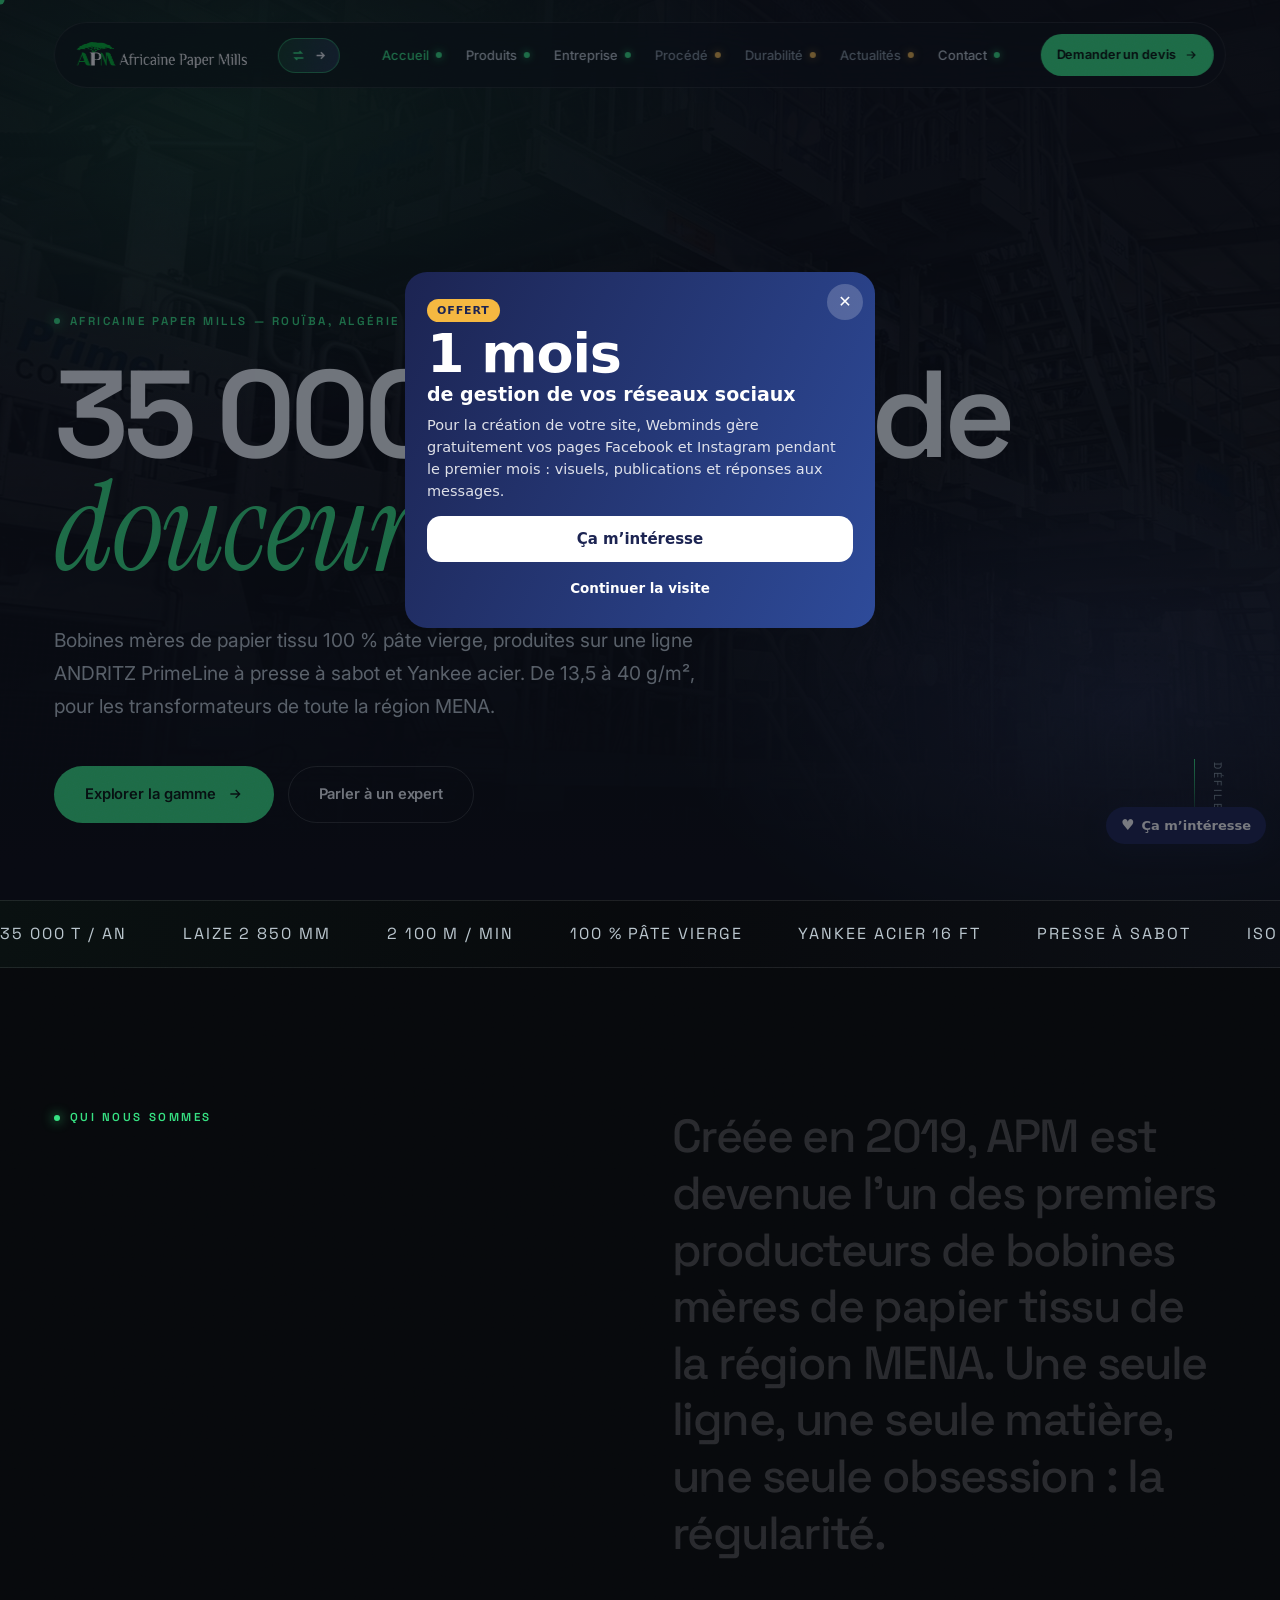
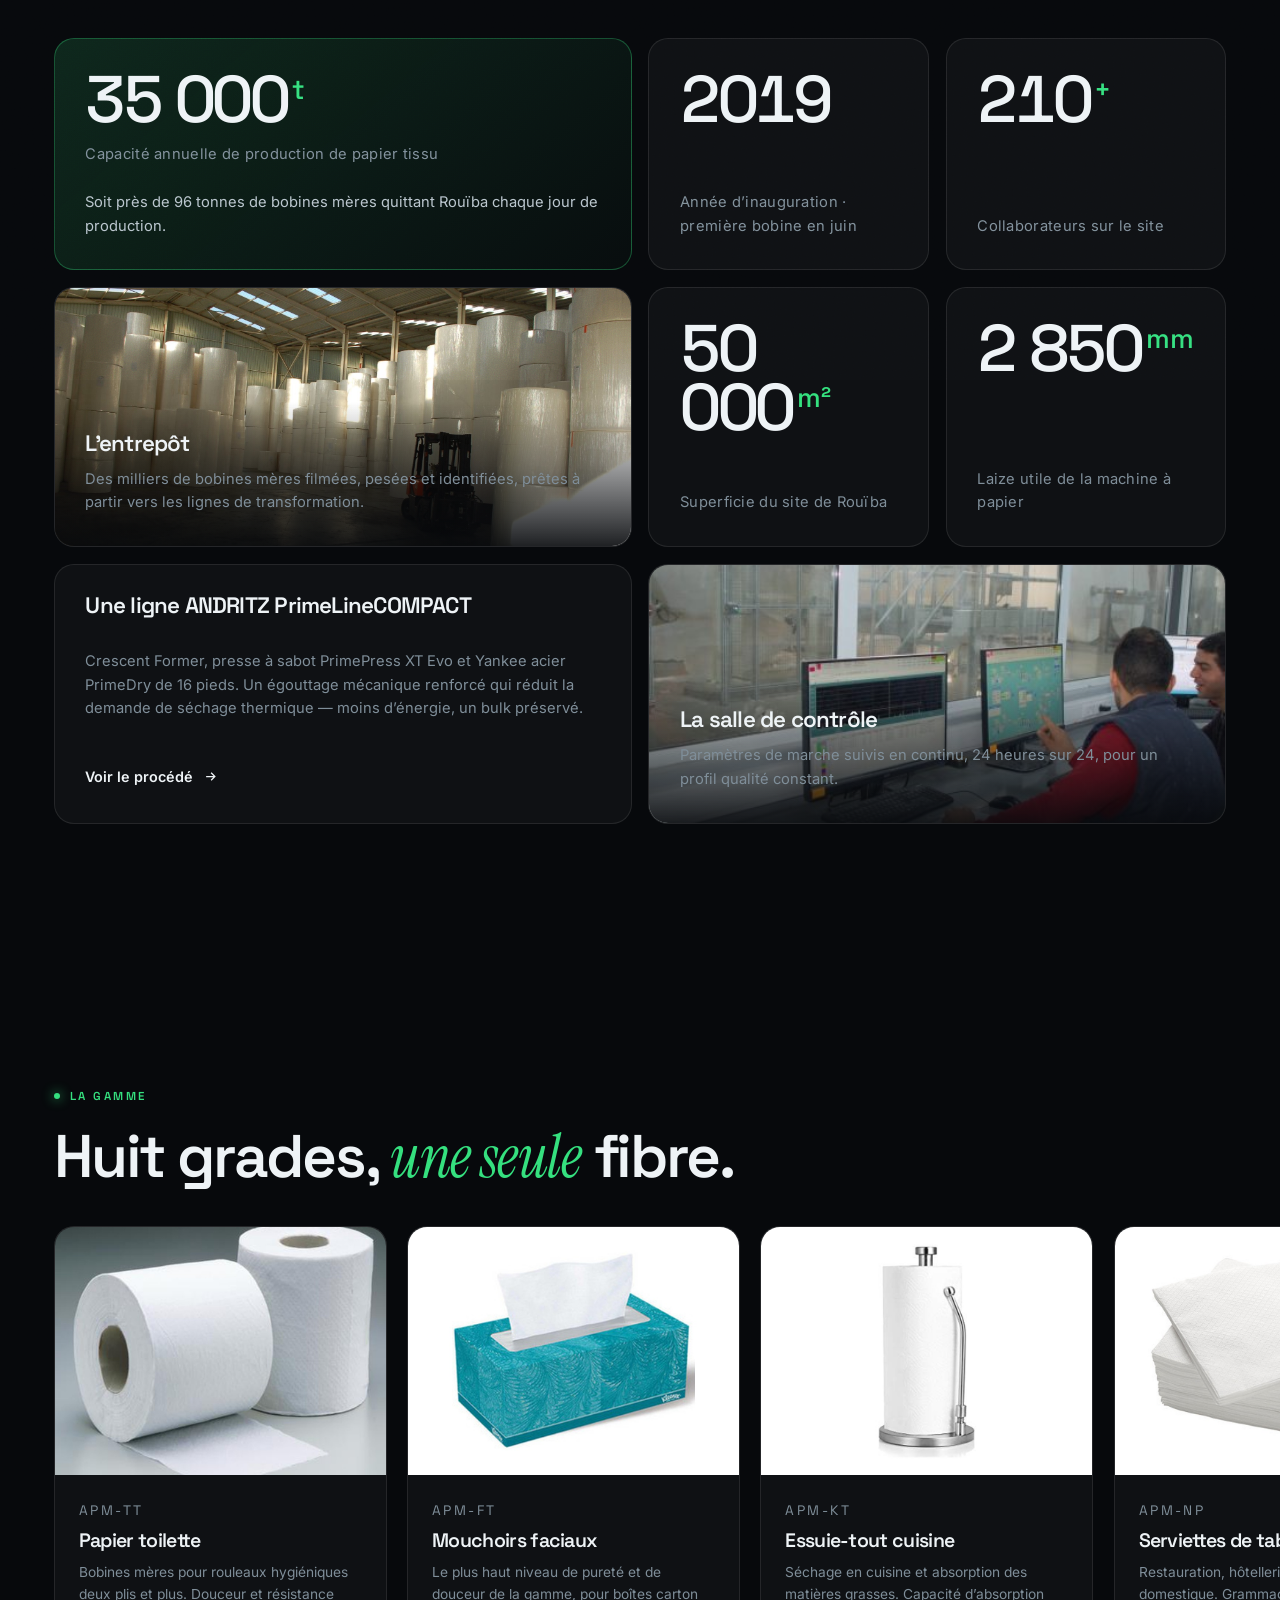
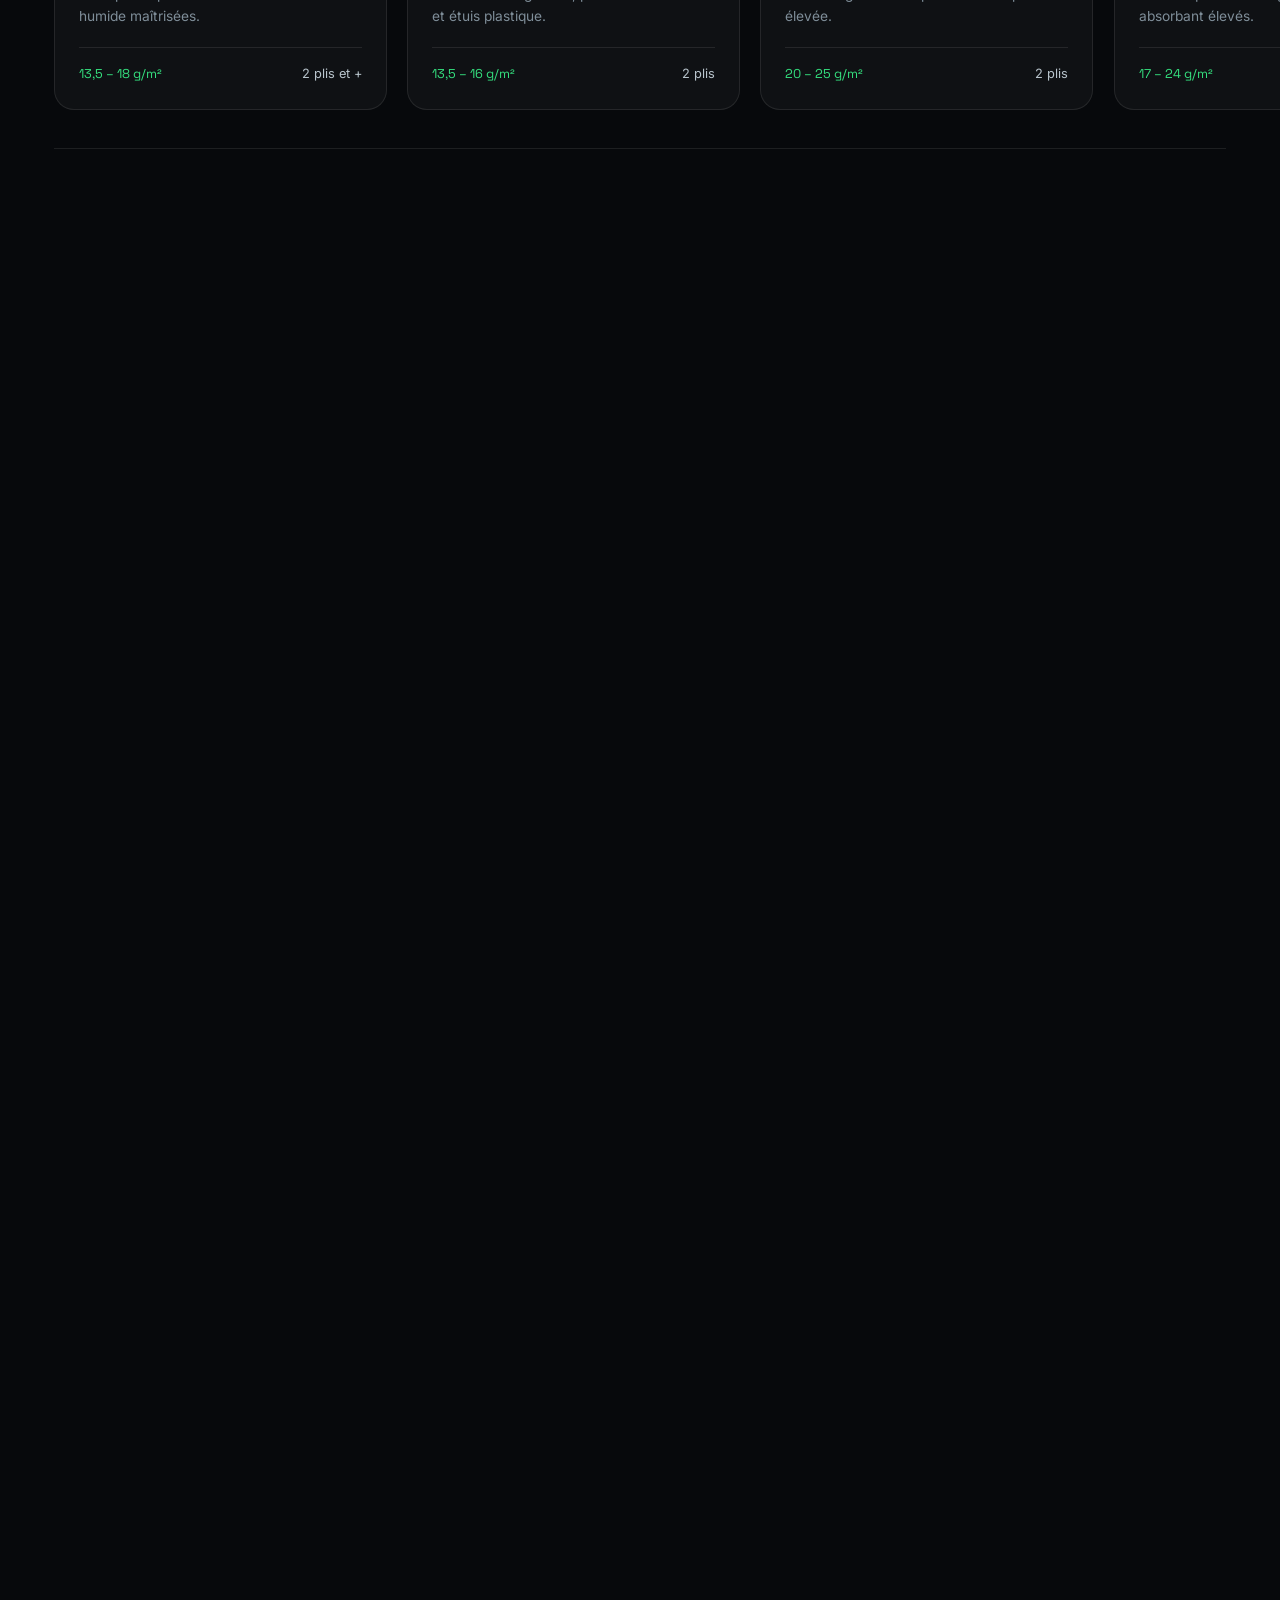
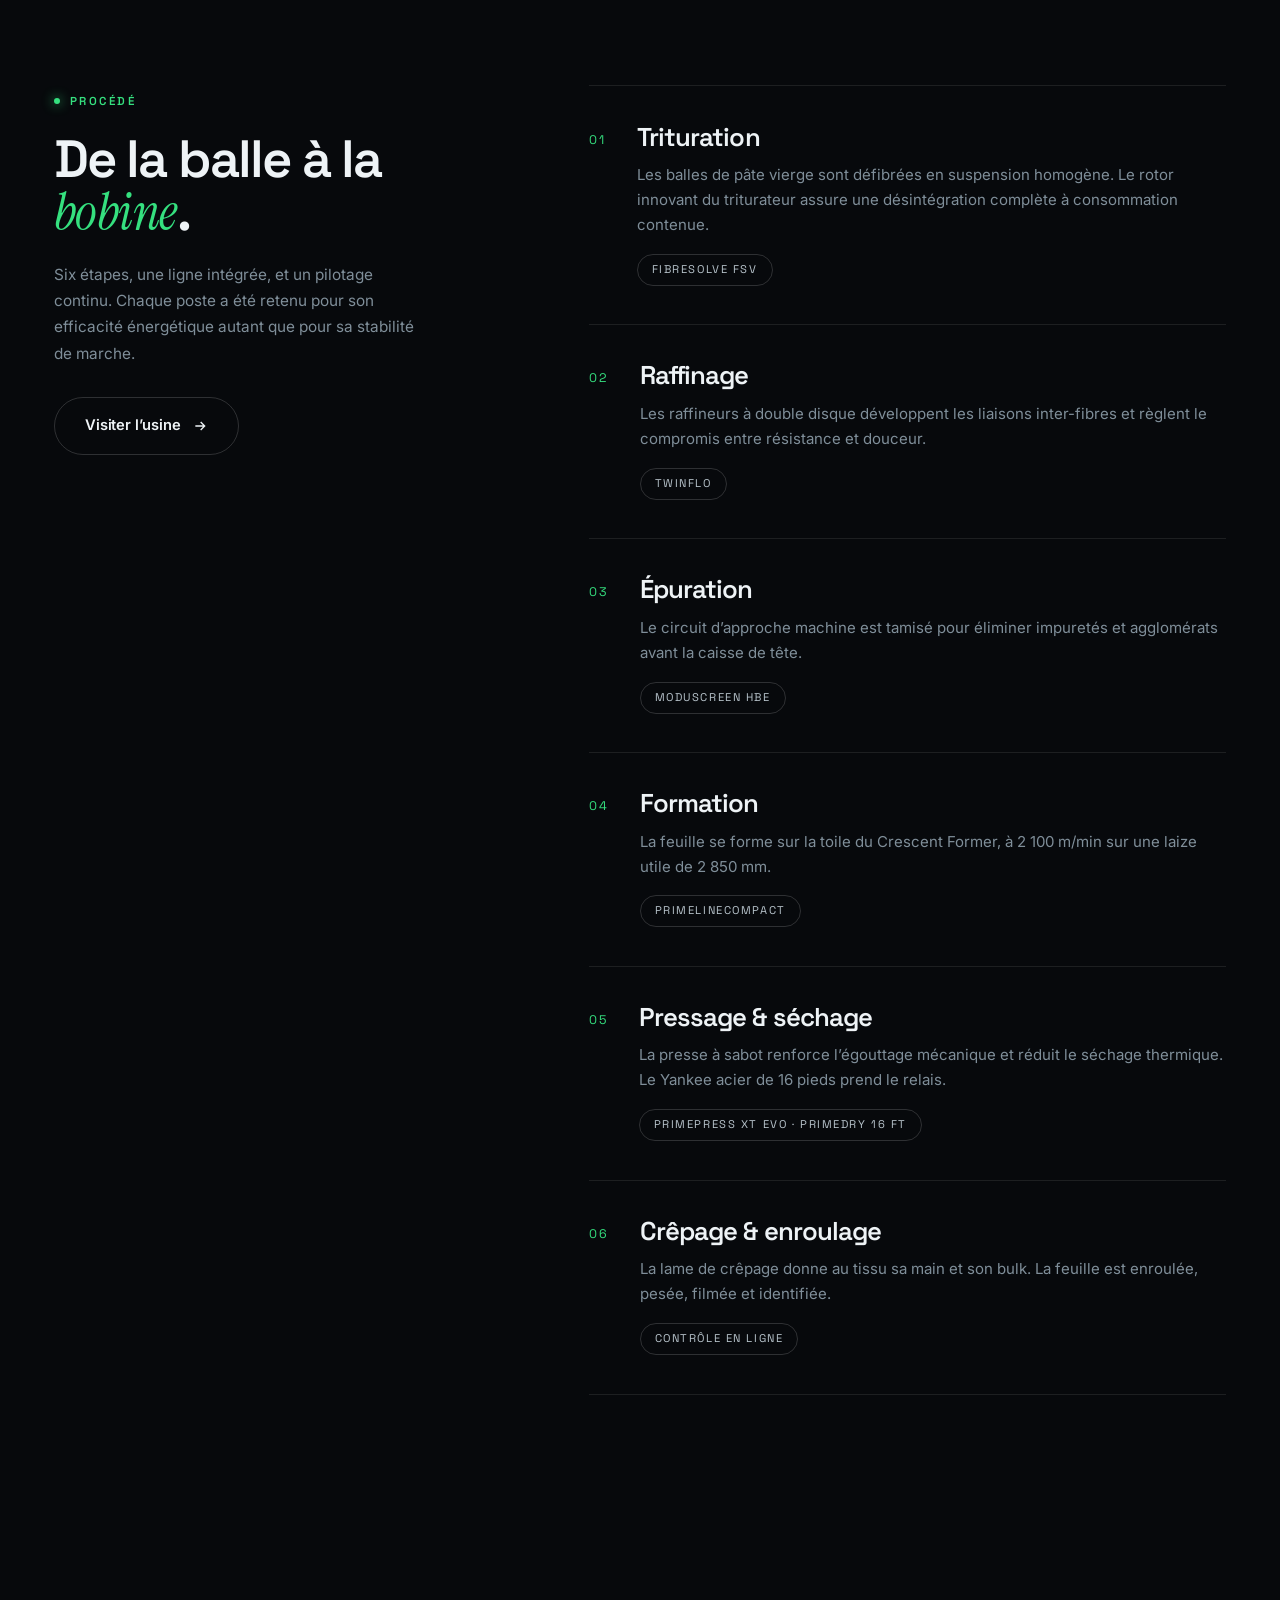
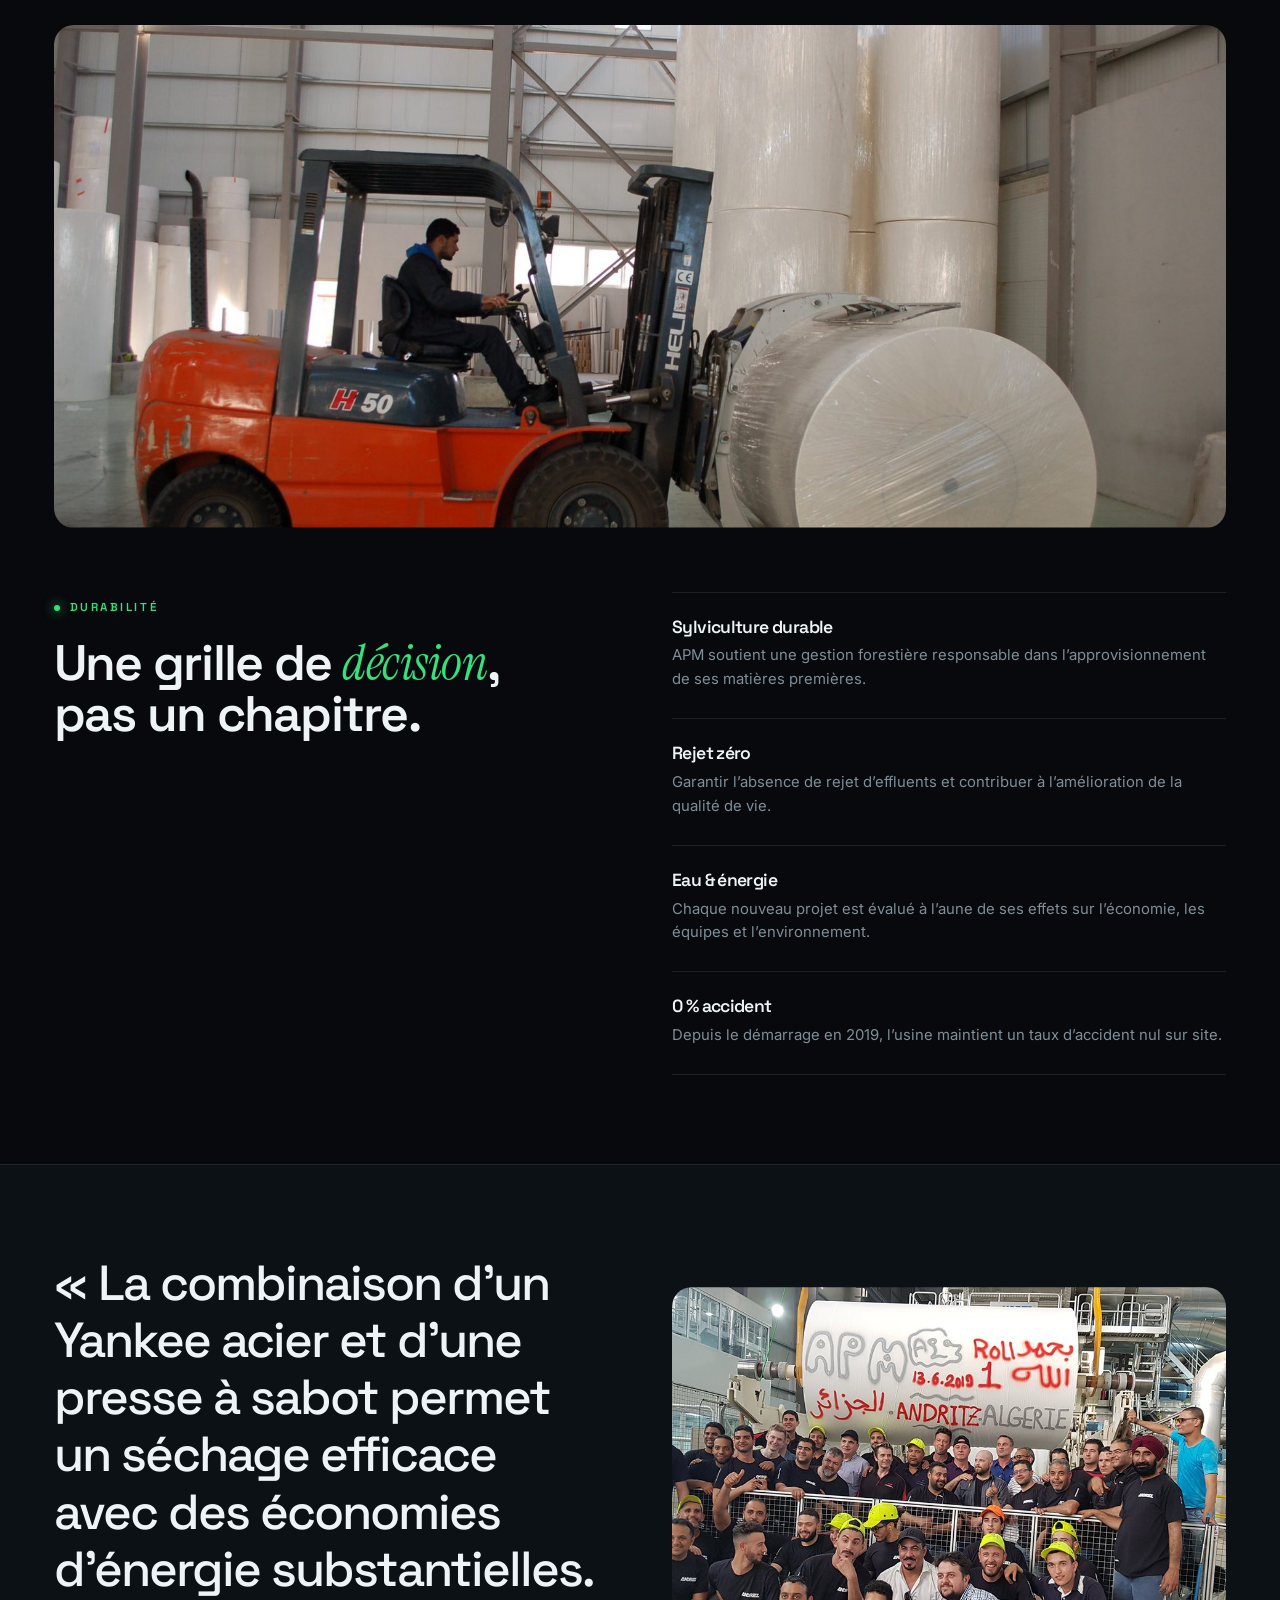
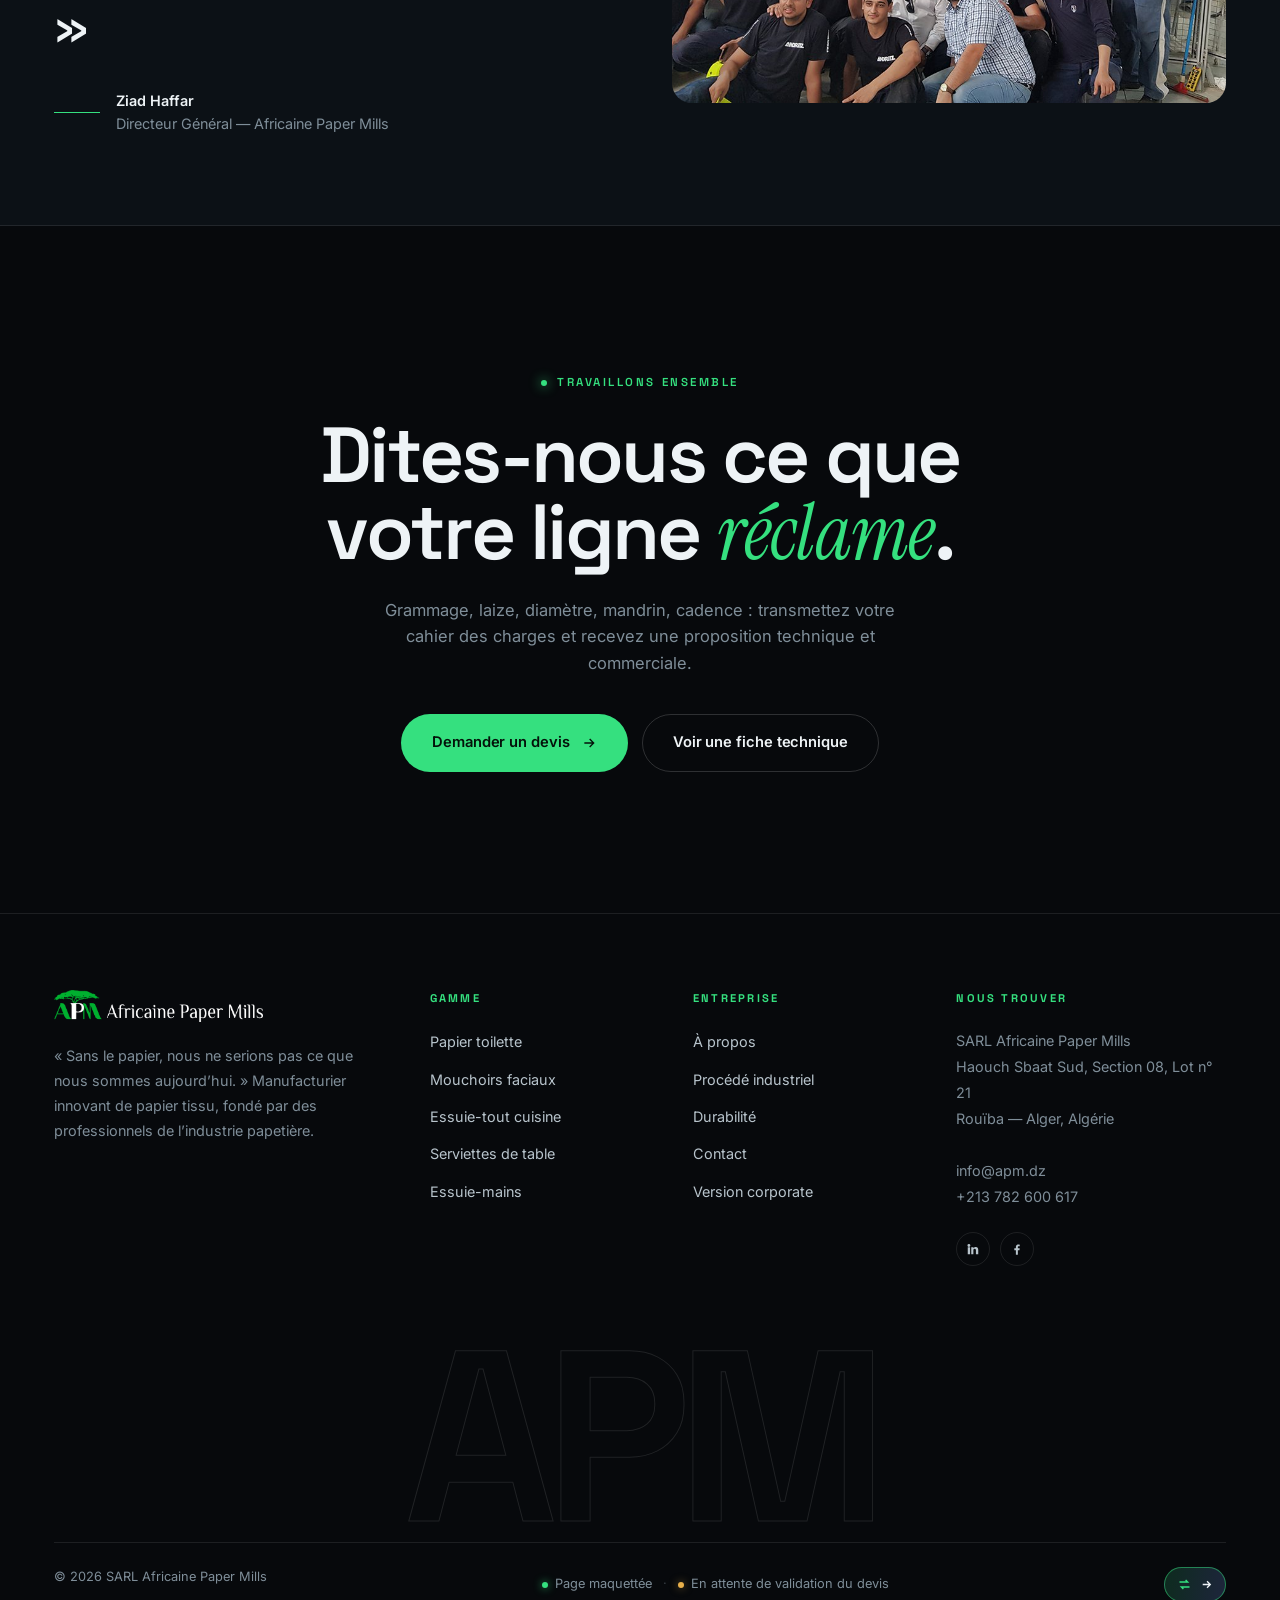
<file: moderne/index.html>
<!DOCTYPE html>
<html lang="fr">
<head>
<meta charset="utf-8">
<meta name="viewport" content="width=device-width,initial-scale=1">
<title>APM — Africaine Paper Mills | 35 000 tonnes de papier tissu par an</title>
<meta name="description" content="Africaine Paper Mills produit 35 000 tonnes de bobines mères de papier tissu 100 % pâte vierge par an à Rouïba, Alger. Ligne ANDRITZ PrimeLine, laize 2 850 mm, 2 100 m/min.">
<link rel="icon" href="../assets/img/brand/icon.png">
<link rel="preconnect" href="https://fonts.googleapis.com">
<link rel="preconnect" href="https://fonts.gstatic.com" crossorigin>
<link href="https://fonts.googleapis.com/css2?family=Space+Grotesk:wght@400;500;600;700&family=Inter:wght@400;500;600&family=Instrument+Serif:ital@0;1&display=swap" rel="stylesheet">
<link rel="stylesheet" href="../assets/css/moderne.css">
</head>
<body>

<!-- Préchargement -->
<div class="loader">
  <div class="loader__in">
    <img src="../assets/img/brand/logo-dark.png" alt="Africaine Paper Mills">
    <div class="loader__bar"><div class="loader__fill"></div></div>
    <div class="loader__pct">000</div>
  </div>
</div>

<div class="grain"></div>
<div class="cursor"></div>
<div class="cursor-ring"></div>
<div class="progress"></div>

<!-- ===== NAV ===== -->
<nav class="nav">
  <a href="index.html" class="nav__brand"><img src="../assets/img/brand/logo-dark.png" alt="APM"></a>
  <a href="../index.html" class="vswitch" aria-label="Revenir à la proposition Corporate" title="Revenir à la proposition Corporate"><svg class="vswitch__ico" viewBox="0 0 24 24" fill="none" stroke="currentColor" stroke-width="2.2"><path d="M4 8h13l-3.2-3.2M20 16H7l3.2 3.2"/></svg><span>Version <strong>Corporate</strong></span><svg class="vswitch__arrow" viewBox="0 0 24 24" fill="none" stroke="currentColor" stroke-width="2.4"><path d="M5 12h14M13 6l6 6-6 6"/></svg></a>
  <div class="nav__links">
    <a href="index.html" class="is-active">Accueil<span class="nav-dot" data-tip="Page maquettée"></span></a>
    <a href="produits.html">Produits<span class="nav-dot" data-tip="Page maquettée"></span></a>
    <a href="entreprise.html">Entreprise<span class="nav-dot" data-tip="Page maquettée"></span></a>
    <span class="is-wait">Procédé<span class="nav-dot nav-dot--wait" data-tip="En attente de validation du devis"></span></span>
    <span class="is-wait">Durabilité<span class="nav-dot nav-dot--wait" data-tip="En attente de validation du devis"></span></span>
    <span class="is-wait">Actualités<span class="nav-dot nav-dot--wait" data-tip="En attente de validation du devis"></span></span>
    <a href="contact.html">Contact<span class="nav-dot" data-tip="Page maquettée"></span></a>
  </div>
  <div style="display:flex;gap:10px;align-items:center">
    <a href="contact.html" class="nav__cta">Demander un devis
      <svg viewBox="0 0 24 24" fill="none" stroke="currentColor" stroke-width="2" style="width:14px;height:14px"><path d="M5 12h14M13 6l6 6-6 6"/></svg></a>
    <button class="nav__burger" aria-label="Menu"><span></span><span></span><span></span></button>
  </div>
</nav>

<div class="drawer">
  <div class="wrap" style="padding-inline:0">
    <a href="index.html">Accueil<span class="nav-dot" data-tip="Page maquettée"></span></a>
    <a href="produits.html">Produits<span class="nav-dot" data-tip="Page maquettée"></span></a>
    <a href="produit.html">Fiche technique<span class="nav-dot" data-tip="Page maquettée"></span></a>
    <a href="entreprise.html">Entreprise<span class="nav-dot" data-tip="Page maquettée"></span></a>
    <a href="contact.html">Contact<span class="nav-dot" data-tip="Page maquettée"></span></a>
    <span class="is-wait">Procédé<span class="nav-dot nav-dot--wait" data-tip="En attente de validation du devis"></span></span>
    <span class="is-wait">Durabilité<span class="nav-dot nav-dot--wait" data-tip="En attente de validation du devis"></span></span>
    <span class="is-wait">Actualités<span class="nav-dot nav-dot--wait" data-tip="En attente de validation du devis"></span></span>
    <span class="is-wait">Carrières<span class="nav-dot nav-dot--wait" data-tip="En attente de validation du devis"></span></span>
    <div class="drawer__meta">
      <span class="legend"><span class="nav-dot" data-tip="Page maquettée"></span> Page maquettée<span class="sep">·</span><span class="nav-dot nav-dot--wait" data-tip="En attente de validation du devis"></span> En attente de validation du devis</span>
      <span>info@apm.dz · +213 782 600 617</span>
      <span>Haouch Sbaat Sud, Rouïba — Alger, Algérie</span>
    </div>
  </div>
</div>

<main>

<!-- ===== HERO ===== -->
<header class="hero">
  <div class="hero__media">
    <img src="../assets/img/plant/machine-primeline.jpg" alt="Ligne de production ANDRITZ PrimeLine de l’usine APM" fetchpriority="high">
  </div>
  <div class="wrap hero__in">
    <p class="eye rv">Africaine Paper Mills — Rouïba, Algérie</p>
    <h1>
      <span class="w-rev"><span>35 000</span></span>
      <span class="w-rev"><span>tonnes</span></span>
      <span class="w-rev"><span>de</span></span>
      <span class="w-rev"><span class="serif">douceur</span></span>
      <span class="w-rev"><span>par</span></span>
      <span class="w-rev"><span>an.</span></span>
    </h1>
    <p class="hero__sub rv" data-d="2">
      Bobines mères de papier tissu 100 % pâte vierge, produites sur une ligne ANDRITZ PrimeLine
      à presse à sabot et Yankee acier. De 13,5 à 40 g/m², pour les transformateurs de toute
      la région MENA.
    </p>
    <div class="hero__act rv" data-d="3">
      <a href="produits.html" class="btn btn--fill" data-magnet>Explorer la gamme
        <svg viewBox="0 0 24 24" fill="none" stroke="currentColor" stroke-width="2"><path d="M5 12h14M13 6l6 6-6 6"/></svg></a>
      <a href="contact.html" class="btn btn--line">Parler à un expert</a>
    </div>
  </div>
  <div class="hero__scroll">DÉFILER</div>
</header>

<!-- ===== MARQUEE ===== -->
<div class="marquee">
  <div class="marquee__track">
    <div class="marquee__i"><span>35 000 T / AN</span><span>LAIZE 2 850 MM</span><span>2 100 M / MIN</span><span>100 % PÂTE VIERGE</span><span>YANKEE ACIER 16 FT</span><span>PRESSE À SABOT</span><span>ISO 9001 · 14001 · OHSAS 18001</span><span>0 % ACCIDENT</span></div>
    <div class="marquee__i" aria-hidden="true"><span>35 000 T / AN</span><span>LAIZE 2 850 MM</span><span>2 100 M / MIN</span><span>100 % PÂTE VIERGE</span><span>YANKEE ACIER 16 FT</span><span>PRESSE À SABOT</span><span>ISO 9001 · 14001 · OHSAS 18001</span><span>0 % ACCIDENT</span></div>
  </div>
</div>

<!-- ===== MANIFESTE + BENTO ===== -->
<section class="sec">
  <div class="wrap">
    <div class="grid" style="grid-template-columns:1fr 1fr;gap:clamp(30px,5vw,90px);align-items:center;margin-bottom:clamp(50px,6vw,96px)">
      <p class="eye rv" style="align-self:start">Qui nous sommes</p>
      <p class="bigtext">Créée en 2019, APM est devenue l’un des premiers producteurs de bobines mères de papier tissu de la région MENA. Une seule ligne, une seule matière, une seule obsession : la régularité.</p>
    </div>

    <div class="bento">
      <div class="bx bx--2 bx--accent rv">
        <div>
          <div class="bx__n"><span data-count="35000" data-sep="true">0</span><span class="u">t</span></div>
          <p class="bx__l">Capacité annuelle de production de papier tissu</p>
        </div>
        <p style="color:var(--fg-2);font-size:.92rem;margin-top:24px">Soit près de 96 tonnes de bobines mères
          quittant Rouïba chaque jour de production.</p>
      </div>

      <div class="bx rv" data-d="1">
        <div class="bx__n"><span data-count="2019">0</span></div>
        <p class="bx__l">Année d’inauguration · première bobine en juin</p>
      </div>

      <div class="bx rv" data-d="2">
        <div class="bx__n"><span data-count="210">0</span><span class="u">+</span></div>
        <p class="bx__l">Collaborateurs sur le site</p>
      </div>

      <div class="bx bx--2 bx--img rv">
        <img src="../assets/img/plant/warehouse.jpg" alt="Entrepôt de bobines mères de l’usine APM">
        <div class="bx__cap">
          <h3>L’entrepôt</h3>
          <p>Des milliers de bobines mères filmées, pesées et identifiées, prêtes à partir vers les lignes de transformation.</p>
        </div>
      </div>

      <div class="bx rv" data-d="1">
        <div class="bx__n"><span data-count="50000" data-sep="true">0</span><span class="u">m²</span></div>
        <p class="bx__l">Superficie du site de Rouïba</p>
      </div>

      <div class="bx rv" data-d="2">
        <div class="bx__n">2 850<span class="u">mm</span></div>
        <p class="bx__l">Laize utile de la machine à papier</p>
      </div>

      <div class="bx bx--2 rv">
        <h3>Une ligne ANDRITZ PrimeLineCOMPACT</h3>
        <p>Crescent Former, presse à sabot PrimePress XT Evo et Yankee acier PrimeDry de 16 pieds.
          Un égouttage mécanique renforcé qui réduit la demande de séchage thermique — moins d’énergie,
          un bulk préservé.</p>
        <a href="entreprise.html" class="arrow-link" style="margin-top:24px">Voir le procédé
          <svg viewBox="0 0 24 24" fill="none" stroke="currentColor" stroke-width="2"><path d="M5 12h14M13 6l6 6-6 6"/></svg></a>
      </div>

      <div class="bx bx--2 bx--img rv" data-d="1">
        <img src="../assets/img/plant/control-room.jpg" alt="Salle de contrôle de la ligne APM">
        <div class="bx__cap">
          <h3>La salle de contrôle</h3>
          <p>Paramètres de marche suivis en continu, 24 heures sur 24, pour un profil qualité constant.</p>
        </div>
      </div>
    </div>
  </div>
</section>

<!-- ===== SCROLLER PRODUITS ===== -->
<section class="hs">
  <div class="hs__sticky">
    <div class="hs__head">
      <p class="eye">La gamme</p>
      <h2 style="font-size:clamp(2rem,1.2rem + 3.2vw,4rem);margin-top:20px;max-width:18ch">
        Huit grades, <span class="serif">une seule</span> fibre.
      </h2>
    </div>

    <div class="hs__track">
      <a href="produit.html" class="pcard">
        <div class="pcard__img"><img src="../assets/img/products/toilet.jpg" alt="Papier toilette" loading="lazy"></div>
        <div class="pcard__b"><p class="pcard__ref">APM-TT</p><h3>Papier toilette</h3>
          <p>Bobines mères pour rouleaux hygiéniques deux plis et plus. Douceur et résistance humide maîtrisées.</p>
          <div class="pcard__f"><span class="pcard__gsm">13,5 – 18 g/m²</span><span>2 plis et +</span></div></div>
      </a>
      <a href="produit.html" class="pcard">
        <div class="pcard__img"><img src="../assets/img/products/facial.jpg" alt="Mouchoirs faciaux" loading="lazy"></div>
        <div class="pcard__b"><p class="pcard__ref">APM-FT</p><h3>Mouchoirs faciaux</h3>
          <p>Le plus haut niveau de pureté et de douceur de la gamme, pour boîtes carton et étuis plastique.</p>
          <div class="pcard__f"><span class="pcard__gsm">13,5 – 16 g/m²</span><span>2 plis</span></div></div>
      </a>
      <a href="produit.html" class="pcard">
        <div class="pcard__img"><img src="../assets/img/products/kitchen.jpg" alt="Essuie-tout cuisine" loading="lazy"></div>
        <div class="pcard__b"><p class="pcard__ref">APM-KT</p><h3>Essuie-tout cuisine</h3>
          <p>Séchage en cuisine et absorption des matières grasses. Capacité d’absorption élevée.</p>
          <div class="pcard__f"><span class="pcard__gsm">20 – 25 g/m²</span><span>2 plis</span></div></div>
      </a>
      <a href="produit.html" class="pcard">
        <div class="pcard__img"><img src="../assets/img/products/napkin.jpg" alt="Serviettes de table" loading="lazy"></div>
        <div class="pcard__b"><p class="pcard__ref">APM-NP</p><h3>Serviettes de table</h3>
          <p>Restauration, hôtellerie et usage domestique. Grammage et pouvoir absorbant élevés.</p>
          <div class="pcard__f"><span class="pcard__gsm">17 – 24 g/m²</span><span>1 – 2 plis</span></div></div>
      </a>
      <a href="produit.html" class="pcard">
        <div class="pcard__img"><img src="../assets/img/products/towel.jpg" alt="Essuie-mains" loading="lazy"></div>
        <div class="pcard__b"><p class="pcard__ref">APM-HT</p><h3>Essuie-mains</h3>
          <p>Le grammage le plus élevé de la gamme, pour distributeurs sanitaires. Séchage rapide.</p>
          <div class="pcard__f"><span class="pcard__gsm">30 – 40 g/m²</span><span>1 – 2 plis</span></div></div>
      </a>
      <a href="produit.html" class="pcard">
        <div class="pcard__img"><img src="../assets/img/products/industrial.jpg" alt="Bobines industrielles" loading="lazy"></div>
        <div class="pcard__b"><p class="pcard__ref">APM-IN</p><h3>Bobines industrielles</h3>
          <p>Séchage et essuyage en usine et en atelier, en rouleaux de format moyen.</p>
          <div class="pcard__f"><span class="pcard__gsm">20 – 40 g/m²</span><span>1 – 2 plis</span></div></div>
      </a>
      <a href="produit.html" class="pcard">
        <div class="pcard__img"><img src="../assets/img/products/pocket.jpg" alt="Mouchoirs de poche" loading="lazy"></div>
        <div class="pcard__b"><p class="pcard__ref">APM-PK</p><h3>Mouchoirs de poche</h3>
          <p>Trois plis en étuis format poche. Pureté et douceur premium, toucher haut de gamme.</p>
          <div class="pcard__f"><span class="pcard__gsm">13,5 – 15 g/m²</span><span>3 plis</span></div></div>
      </a>
      <a href="produit.html" class="pcard">
        <div class="pcard__img"><img src="../assets/img/products/diaper.jpg" alt="Voile pour hygiène" loading="lazy"></div>
        <div class="pcard__b"><p class="pcard__ref">APM-DP</p><h3>Voile pour hygiène</h3>
          <p>Couches bébé et adulte, protections hygiéniques. Grammage et absorption supérieurs.</p>
          <div class="pcard__f"><span class="pcard__gsm">25 – 40 g/m²</span><span>1 – 2 plis</span></div></div>
      </a>
    </div>

    <div class="hs__bar"><div class="hs__bar-track"><div class="hs__bar-fill"></div></div></div>
  </div>
</section>

<!-- ===== PROCÉDÉ ===== -->
<section class="sec">
  <div class="wrap tl">
    <div class="tl__left">
      <p class="eye">Procédé</p>
      <h2 style="font-size:clamp(1.9rem,1.2rem + 2.6vw,3.4rem);margin-top:20px;max-width:12ch">
        De la balle à la <span class="serif">bobine</span>.
      </h2>
      <p style="margin-top:22px;color:var(--muted);max-width:38ch;font-size:.96rem;line-height:1.72">
        Six étapes, une ligne intégrée, et un pilotage continu. Chaque poste a été retenu pour
        son efficacité énergétique autant que pour sa stabilité de marche.
      </p>
      <a href="entreprise.html" class="btn btn--line" style="margin-top:30px">Visiter l’usine
        <svg viewBox="0 0 24 24" fill="none" stroke="currentColor" stroke-width="2"><path d="M5 12h14M13 6l6 6-6 6"/></svg></a>
    </div>

    <div class="tl__steps">
      <div class="tl__s rv"><span class="tl__n">01</span>
        <div><h3>Trituration</h3><p>Les balles de pâte vierge sont défibrées en suspension homogène. Le rotor innovant du triturateur assure une désintégration complète à consommation contenue.</p>
        <span class="tl__tech">FIBRESOLVE FSV</span></div></div>
      <div class="tl__s rv"><span class="tl__n">02</span>
        <div><h3>Raffinage</h3><p>Les raffineurs à double disque développent les liaisons inter-fibres et règlent le compromis entre résistance et douceur.</p>
        <span class="tl__tech">TWINFLO</span></div></div>
      <div class="tl__s rv"><span class="tl__n">03</span>
        <div><h3>Épuration</h3><p>Le circuit d’approche machine est tamisé pour éliminer impuretés et agglomérats avant la caisse de tête.</p>
        <span class="tl__tech">MODUSCREEN HBE</span></div></div>
      <div class="tl__s rv"><span class="tl__n">04</span>
        <div><h3>Formation</h3><p>La feuille se forme sur la toile du Crescent Former, à 2 100 m/min sur une laize utile de 2 850 mm.</p>
        <span class="tl__tech">PRIMELINECOMPACT</span></div></div>
      <div class="tl__s rv"><span class="tl__n">05</span>
        <div><h3>Pressage &amp; séchage</h3><p>La presse à sabot renforce l’égouttage mécanique et réduit le séchage thermique. Le Yankee acier de 16 pieds prend le relais.</p>
        <span class="tl__tech">PRIMEPRESS XT EVO · PRIMEDRY 16 FT</span></div></div>
      <div class="tl__s rv"><span class="tl__n">06</span>
        <div><h3>Crêpage &amp; enroulage</h3><p>La lame de crêpage donne au tissu sa main et son bulk. La feuille est enroulée, pesée, filmée et identifiée.</p>
        <span class="tl__tech">CONTRÔLE EN LIGNE</span></div></div>
    </div>
  </div>
</section>

<!-- ===== IMAGE + DURABILITÉ ===== -->
<section class="sec sec--sm">
  <div class="wrap">
    <div class="clipimg" style="margin-bottom:clamp(40px,5vw,80px)">
      <img src="../assets/img/plant/hero-mill.jpg" alt="Manutention d’une bobine mère dans l’usine APM" loading="lazy" style="width:100%;aspect-ratio:21/9;object-fit:cover">
    </div>

    <div class="grid" style="grid-template-columns:1fr 1fr;gap:clamp(30px,5vw,90px);align-items:start">
      <div class="rv">
        <p class="eye">Durabilité</p>
        <h2 style="font-size:clamp(1.8rem,1.2rem + 2.4vw,3.2rem);margin-top:20px;max-width:14ch">
          Une grille de <span class="serif">décision</span>, pas un chapitre.
        </h2>
      </div>
      <div class="grid rv" data-d="1" style="gap:0;border-top:1px solid var(--line)">
        <div style="padding-block:26px;border-bottom:1px solid var(--line)">
          <h3 style="font-size:1.1rem;margin-bottom:8px">Sylviculture durable</h3>
          <p style="color:var(--muted);font-size:.93rem">APM soutient une gestion forestière responsable dans l’approvisionnement de ses matières premières.</p>
        </div>
        <div style="padding-block:26px;border-bottom:1px solid var(--line)">
          <h3 style="font-size:1.1rem;margin-bottom:8px">Rejet zéro</h3>
          <p style="color:var(--muted);font-size:.93rem">Garantir l’absence de rejet d’effluents et contribuer à l’amélioration de la qualité de vie.</p>
        </div>
        <div style="padding-block:26px;border-bottom:1px solid var(--line)">
          <h3 style="font-size:1.1rem;margin-bottom:8px">Eau &amp; énergie</h3>
          <p style="color:var(--muted);font-size:.93rem">Chaque nouveau projet est évalué à l’aune de ses effets sur l’économie, les équipes et l’environnement.</p>
        </div>
        <div style="padding-block:26px;border-bottom:1px solid var(--line)">
          <h3 style="font-size:1.1rem;margin-bottom:8px">0 % accident</h3>
          <p style="color:var(--muted);font-size:.93rem">Depuis le démarrage en 2019, l’usine maintient un taux d’accident nul sur site.</p>
        </div>
      </div>
    </div>
  </div>
</section>

<!-- ===== CITATION ===== -->
<section class="sec sec--sm" style="background:var(--bg-2);border-block:1px solid var(--line)">
  <div class="wrap">
    <div class="grid" style="grid-template-columns:1fr 1fr;gap:clamp(30px,5vw,90px);align-items:center">
      <div class="rv">
        <p class="quote">« La combinaison d’un Yankee acier et d’une presse à sabot permet un séchage efficace avec des économies d’énergie substantielles. »</p>
        <div class="quote-src">
          <span class="quote-src__d"></span>
          <p><strong>Ziad Haffar</strong>Directeur Général — Africaine Paper Mills</p>
        </div>
      </div>
      <div class="clipimg">
        <img src="../assets/img/plant/team-first-roll.jpg" alt="Les équipes APM et ANDRITZ lors du démarrage de la ligne" loading="lazy" style="width:100%;aspect-ratio:4/3;object-fit:cover">
      </div>
    </div>
  </div>
</section>

<!-- ===== CTA ===== -->
<section class="sec">
  <div class="wrap" style="text-align:center">
    <p class="eye rv" style="justify-content:center">Travaillons ensemble</p>
    <h2 class="rv" data-d="1" style="font-size:clamp(2.2rem,1.2rem + 4.6vw,6rem);margin-top:24px;max-width:16ch;margin-inline:auto;line-height:.98">
      Dites-nous ce que votre ligne <span class="serif">réclame</span>.
    </h2>
    <p class="rv" data-d="2" style="margin-top:26px;color:var(--muted);max-width:52ch;margin-inline:auto">
      Grammage, laize, diamètre, mandrin, cadence : transmettez votre cahier des charges et
      recevez une proposition technique et commerciale.
    </p>
    <div class="rv" data-d="3" style="margin-top:38px;display:flex;gap:14px;justify-content:center;flex-wrap:wrap">
      <a href="contact.html" class="btn btn--fill" data-magnet>Demander un devis
        <svg viewBox="0 0 24 24" fill="none" stroke="currentColor" stroke-width="2"><path d="M5 12h14M13 6l6 6-6 6"/></svg></a>
      <a href="produit.html" class="btn btn--line">Voir une fiche technique</a>
    </div>
  </div>
</section>

</main>

<!-- ===== FOOTER ===== -->
<footer class="foot">
  <div class="wrap">
    <div class="foot__grid">
      <div class="foot__brand">
        <img src="../assets/img/brand/logo-dark.png" alt="Africaine Paper Mills">
        <p>« Sans le papier, nous ne serions pas ce que nous sommes aujourd’hui. » Manufacturier
          innovant de papier tissu, fondé par des professionnels de l’industrie papetière.</p>
      </div>
      <div>
        <h5>Gamme</h5>
        <ul>
          <li><a href="produit.html">Papier toilette</a></li>
          <li><a href="produits.html">Mouchoirs faciaux</a></li>
          <li><a href="produits.html">Essuie-tout cuisine</a></li>
          <li><a href="produits.html">Serviettes de table</a></li>
          <li><a href="produits.html">Essuie-mains</a></li>
        </ul>
      </div>
      <div>
        <h5>Entreprise</h5>
        <ul>
          <li><a href="entreprise.html">À propos</a></li>
          <li><a href="entreprise.html">Procédé industriel</a></li>
          <li><a href="entreprise.html">Durabilité</a></li>
          <li><a href="contact.html">Contact</a></li>
          <li><a href="../index.html">Version corporate</a></li>
        </ul>
      </div>
      <div>
        <h5>Nous trouver</h5>
        <address>
          SARL Africaine Paper Mills<br>
          Haouch Sbaat Sud, Section 08, Lot n° 21<br>
          Rouïba — Alger, Algérie<br><br>
          <a href="mailto:info@apm.dz">info@apm.dz</a><br>
          <a href="tel:+213782600617">+213 782 600 617</a>
        </address>
        <div class="foot__soc" style="margin-top:22px">
          <a href="https://www.linkedin.com/company/africaine-paper-mills" target="_blank" rel="noopener" aria-label="LinkedIn"><svg viewBox="0 0 24 24" fill="currentColor"><path d="M4.98 3.5a2.5 2.5 0 1 1 0 5 2.5 2.5 0 0 1 0-5zM3 9h4v12H3zM9 9h3.8v1.7h.05c.53-1 1.83-2.05 3.76-2.05C20.4 8.65 21 11 21 14.15V21h-4v-6.1c0-1.45-.03-3.32-2.02-3.32-2.02 0-2.33 1.58-2.33 3.21V21H9z"/></svg></a>
          <a href="https://web.facebook.com/APMAlgeria" target="_blank" rel="noopener" aria-label="Facebook"><svg viewBox="0 0 24 24" fill="currentColor"><path d="M13.5 22v-8h2.7l.4-3.1h-3.1V8.9c0-.9.25-1.5 1.55-1.5H16.7V4.6c-.3-.04-1.3-.13-2.47-.13-2.45 0-4.13 1.5-4.13 4.24v2.19H7.4V14h2.7v8z"/></svg></a>
        </div>
      </div>
    </div>
    <div class="foot__word" aria-hidden="true">APM</div>
    <div class="foot__bar">
      <span>© <span data-year>2026</span> SARL Africaine Paper Mills</span>
      <span class="legend"><span class="nav-dot" data-tip="Page maquettée"></span> Page maquettée<span class="sep">·</span><span class="nav-dot nav-dot--wait" data-tip="En attente de validation du devis"></span> En attente de validation du devis</span>
      <a href="../index.html" class="vswitch" aria-label="Revenir à la proposition Corporate" title="Revenir à la proposition Corporate"><svg class="vswitch__ico" viewBox="0 0 24 24" fill="none" stroke="currentColor" stroke-width="2.2"><path d="M4 8h13l-3.2-3.2M20 16H7l3.2 3.2"/></svg><span>Version <strong>Corporate</strong></span><svg class="vswitch__arrow" viewBox="0 0 24 24" fill="none" stroke="currentColor" stroke-width="2.4"><path d="M5 12h14M13 6l6 6-6 6"/></svg></a>
    </div>
  </div>
</footer>

<script src="../assets/js/moderne.js"></script><script data-wml>(function(){if(window.__wmL)return;window.__wmL=1;
var C={"p": "APM Africaine Paper Mills", "mail": null, "wa": "213797372452", "v": [["/", "Version corporate", "Claire et rassurante"], ["/moderne/", "Version moderne", "Immersive et animée"]]};
function ready(f){document.readyState==='loading'?document.addEventListener('DOMContentLoaded',f):f()}
ready(function(){
var css='.wmL-b{position:fixed;right:14px;bottom:calc(56px + env(safe-area-inset-bottom));z-index:2147483000;border:0;border-radius:999px;background:#1C2452;color:#fff;font:700 13px/1 system-ui,-apple-system,Segoe UI,Roboto,sans-serif;padding:11px 15px;box-shadow:0 6px 22px rgba(20,30,60,.35);cursor:pointer;display:flex;align-items:center;gap:7px}'
+'@media(max-width:520px){.wmL-b{bottom:calc(112px + env(safe-area-inset-bottom));font-size:12.5px;padding:10px 13px}}'
+'.wmL-m{position:fixed;inset:0;z-index:2147483001;background:rgba(10,14,25,.55);display:none;align-items:flex-end;justify-content:center;font-family:system-ui,-apple-system,Segoe UI,Roboto,sans-serif}.wmL-m.on{display:flex}@media(min-width:700px){.wmL-m{align-items:center;padding:20px}}'
+'.wmL-x{box-sizing:border-box;position:relative;background:#fff;color:#1C2452;width:100%;max-width:470px;max-height:92vh;overflow:auto;border-radius:22px 22px 0 0;padding:24px 22px calc(22px + env(safe-area-inset-bottom));text-align:left}@media(min-width:700px){.wmL-x{border-radius:22px}}'
+'.wmL-x *{box-sizing:border-box}.wmL-c{position:absolute;top:12px;right:12px;width:36px;height:36px;border:0;border-radius:50%;background:#F0F2F1;font-size:16px;cursor:pointer;color:#1C2452}'
+'.wmL-x h3{font:800 26px/1.1 system-ui,-apple-system,sans-serif;margin:4px 40px 10px 0;color:inherit}.wmL-x p{margin:0 0 14px;line-height:1.5;font-size:14.5px;opacity:.85}'
+'.wmL-o{background:linear-gradient(115deg,#1C2452,#2E4B9A);color:#fff}.wmL-o .wmL-c{background:rgba(255,255,255,.2);color:#fff}.wmL-big{font:900 54px/.95 system-ui,-apple-system,sans-serif;letter-spacing:-.02em;margin:6px 0 2px}.wmL-big small{display:block;font-size:19px;font-weight:700;letter-spacing:0;margin-top:6px}'
+'.wmL-tag{display:inline-block;background:#F5B841;color:#1C2452;font:800 11px system-ui,sans-serif;letter-spacing:.08em;border-radius:999px;padding:5px 10px}'
+'.wmL-btn{display:flex;align-items:center;justify-content:center;width:100%;border:0;border-radius:14px;padding:14px;font:800 15px system-ui,-apple-system,sans-serif;cursor:pointer;margin-top:8px}.wmL-w{background:#fff;color:#1C2452}.wmL-g{background:#1FAF55;color:#fff}.wmL-n{background:#1C2452;color:#fff}.wmL-l{background:transparent;color:inherit;font-weight:600;font-size:13.5px;padding:10px}'
+'.wmL-s{font:700 11.5px system-ui,sans-serif;text-transform:uppercase;letter-spacing:.06em;opacity:.6;margin:12px 0 8px}.wmL-ch{display:grid;gap:8px}.wmL-ch label{display:flex;align-items:center;gap:10px;border:1.5px solid #E2E6E3;border-radius:12px;padding:11px 12px;cursor:pointer;font-size:14px;font-weight:600}.wmL-ch label small{display:block;font-weight:500;opacity:.65;font-size:12px}.wmL-ch input{width:18px;height:18px;flex:none;accent-color:#1FAF55}'
+'.wmL-f{display:grid;gap:8px;margin:12px 0 6px}.wmL-f input{border:1.5px solid #E2E6E3;border-radius:12px;padding:12px;font:500 16px system-ui,sans-serif;color:#1C2452;background:#fff;-webkit-user-select:text!important;user-select:text!important;width:100%}'
+'.wmL-ok{text-align:center}.wmL-ok i{display:grid;place-items:center;width:64px;height:64px;margin:6px auto 12px;border-radius:50%;background:#E8F7EE;color:#1FAF55;font-style:normal;font-size:30px}';
var st=document.createElement('style');st.textContent=css;document.head.appendChild(st);
function ss(k,v){try{if(v===undefined)return sessionStorage.getItem(k);sessionStorage.setItem(k,v)}catch(e){}}
var p=location.pathname,cur=0;C.v.forEach(function(v,i){if(v[0]!=='/'&&p.indexOf(v[0])===0)cur=i});
var off=document.createElement('div');off.className='wmL-m';off.innerHTML='<div class="wmL-x wmL-o" role="dialog" aria-modal="true"><button class="wmL-c" type="button" aria-label="Fermer">✕</button><span class="wmL-tag">OFFERT</span><div class="wmL-big">1 mois<small>de gestion de vos réseaux sociaux</small></div><p style="margin-top:12px">Pour la création de votre site, Webminds gère gratuitement vos pages Facebook et Instagram pendant le premier mois : visuels, publications et réponses aux messages.</p><button class="wmL-btn wmL-w" type="button" data-i>Ça m’intéresse</button><button class="wmL-btn wmL-l" type="button" data-c>Continuer la visite</button></div>';
var ch='';C.v.forEach(function(v,i){ch+='<label><input type="radio" name="wmLv" value="'+v[1]+'"'+(i===cur?' checked':'')+'><span>'+v[1]+(v[2]?'<small>'+v[2]+'</small>':'')+'</span></label>'});
var it=document.createElement('div');it.className='wmL-m';it.innerHTML='<div class="wmL-x" role="dialog" aria-modal="true"><button class="wmL-c" type="button" aria-label="Fermer">✕</button><div data-s1><h3>Cette maquette vous plaît ?</h3><p>Choisissez la version qui vous intéresse : Webminds vous recontacte pour vous la présenter.</p>'+(C.v.length>1?'<div class="wmL-s">La version préférée</div><div class="wmL-ch">'+ch+'</div>':'')+'<div class="wmL-s">En plus</div><div class="wmL-ch"><label><input type="checkbox" value="Gestion des réseaux sociaux (1 mois offert)"><span>Réseaux sociaux<small>1 mois de gestion offert avec le site</small></span></label></div><div class="wmL-f"><input name="n" placeholder="Votre nom" autocomplete="name"><input name="t" type="tel" inputmode="tel" placeholder="Votre téléphone (facultatif)" autocomplete="tel"></div><button class="wmL-btn wmL-g" type="button" data-w>Envoyer sur WhatsApp</button>'+(C.mail?'<button class="wmL-btn wmL-l" type="button" data-e>Envoyer par e-mail</button>':'')+'</div><div class="wmL-ok" data-s2 hidden><i>✓</i><h3 style="margin:0 0 8px">Merci !</h3><p>Votre choix a bien été transmis à Webminds. Nous vous recontactons très vite.</p><button class="wmL-btn wmL-n" type="button" data-c>Continuer la visite</button></div></div>';
document.body.appendChild(off);document.body.appendChild(it);
var b=document.createElement('button');b.type='button';b.className='wmL-b';b.innerHTML='<b style="font-size:15px">♥</b>Ça m’intéresse';document.body.appendChild(b);
function op(m){off.classList.remove('on');it.classList.remove('on');m.classList.add('on')}
[off,it].forEach(function(m){m.addEventListener('click',function(e){if(e.target===m||e.target.closest('.wmL-c')||e.target.closest('[data-c]'))m.classList.remove('on')})});
b.onclick=function(){op(it)};off.querySelector('[data-i]').onclick=function(){op(it)};
function msg(){var v=(it.querySelector('input[name=wmLv]:checked')||{}).value||C.v[cur][1],x=[].map.call(it.querySelectorAll('input[type=checkbox]:checked'),function(c){return c.value}),n=it.querySelector('[name=n]').value.trim(),t=it.querySelector('[name=t]').value.trim();
 return{v:v,x:x,n:n,t:t,txt:'Bonjour Webminds, la maquette '+C.p+' m’intéresse.\nVersion préférée : '+v+(x.length?'\nEn plus : '+x.join(', '):'')+(n?'\nNom : '+n:'')+(t?'\nTéléphone : '+t:'')+'\nLien : '+location.origin+C.v[cur][0]}}
function mail(m){if(!C.mail)return;try{fetch('https://formsubmit.co/ajax/'+C.mail,{method:'POST',keepalive:true,headers:{'Content-Type':'application/json','Accept':'application/json'},body:JSON.stringify({_subject:'Maquette '+C.p+' : intéressé ('+m.v+')',Prospect:C.p,Version:m.v,Options:m.x.join(', ')||'-',Nom:m.n||'-',Telephone:m.t||'-',Lien:location.origin+C.v[cur][0],_template:'table',_captcha:'false'})}).catch(function(){})}catch(e){}}
function done(){it.querySelector('[data-s1]').hidden=true;it.querySelector('[data-s2]').hidden=false;ss('wmL-sent','1')}
it.querySelector('[data-w]').onclick=function(){var m=msg();mail(m);done();location.href='https://wa.me/'+C.wa+'?text='+encodeURIComponent(m.txt)};
var e=it.querySelector('[data-e]');if(e)e.onclick=function(){mail(msg());done()};
var sh=ss('wmL-off');addEventListener('scroll',function(){var r=(scrollY+innerHeight)/document.documentElement.scrollHeight;
 if(!sh&&scrollY>500&&r>.3){sh=1;ss('wmL-off','1');op(off)}
 if(!ss('wmL-it')&&!ss('wmL-sent')&&sh&&r>.92&&!off.classList.contains('on')){ss('wmL-it','1');op(it)}},{passive:true});
});})();
</script></body>
</html>
</file>
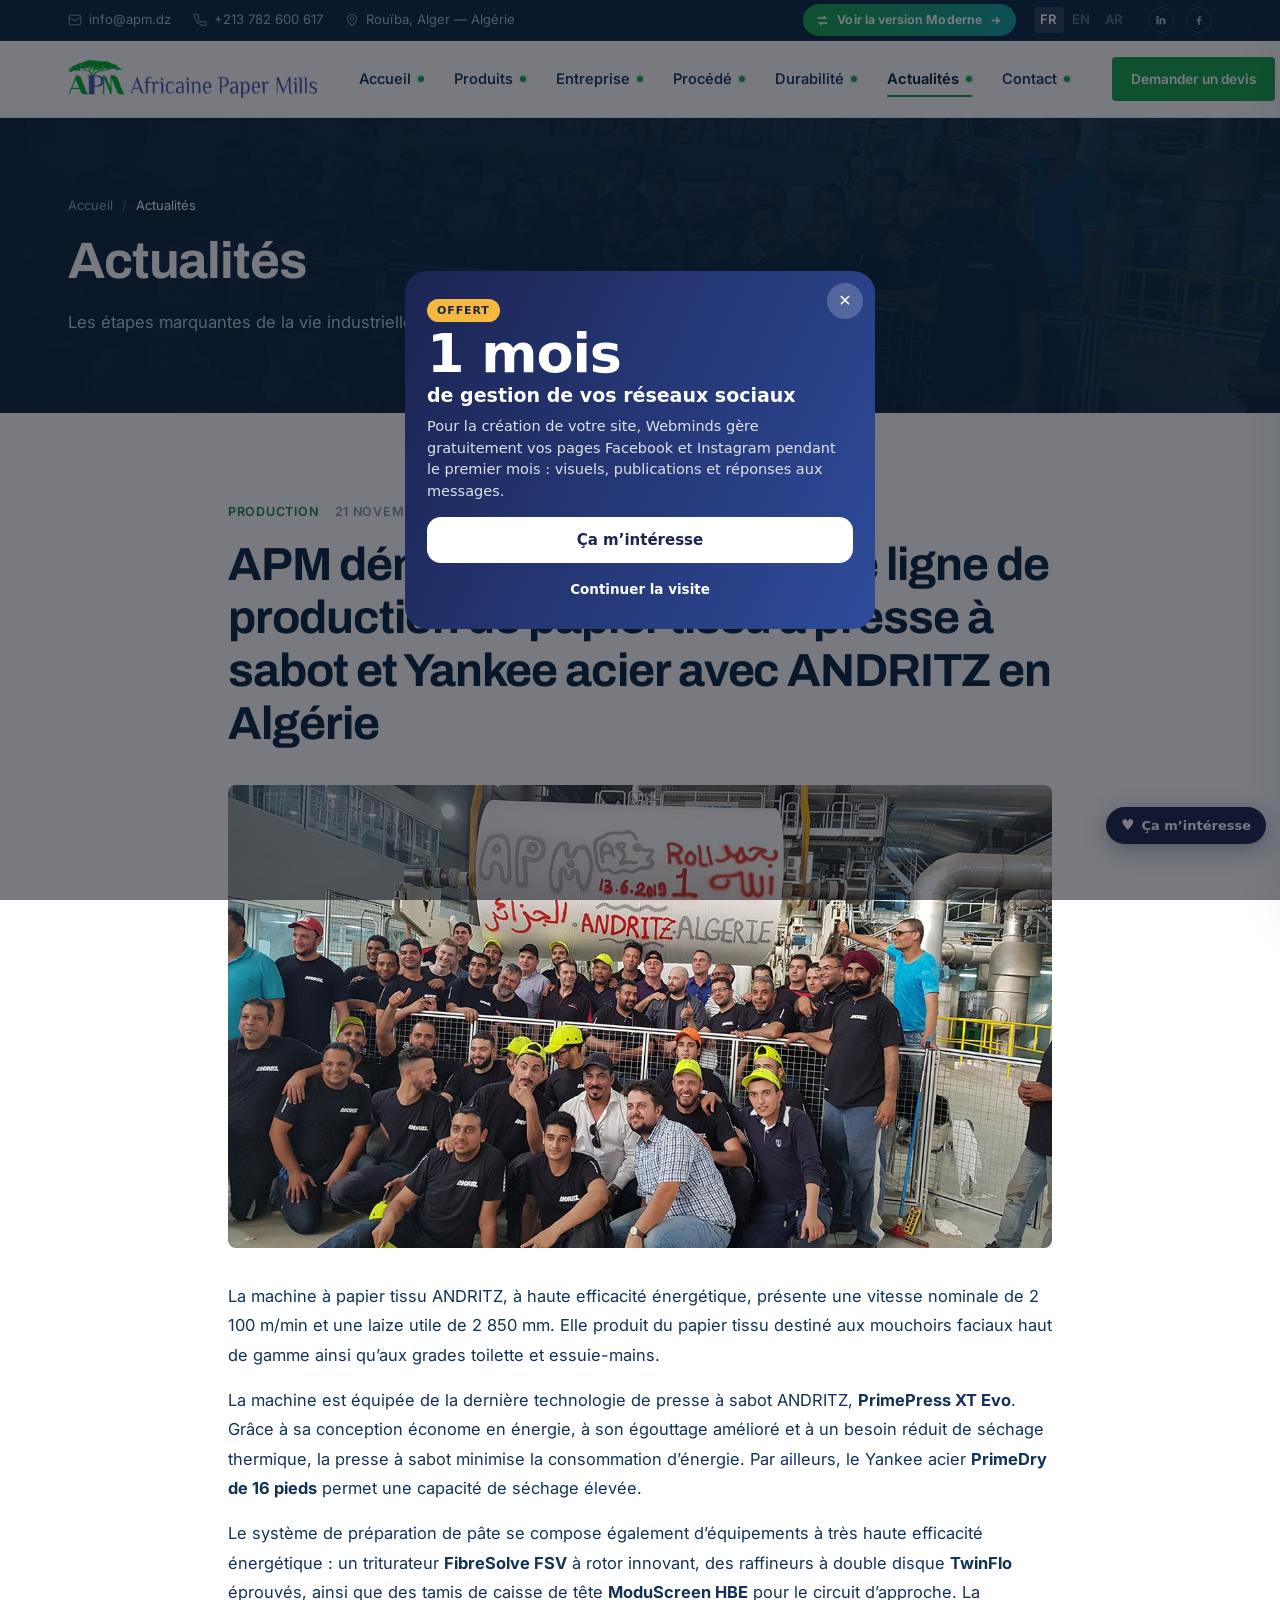
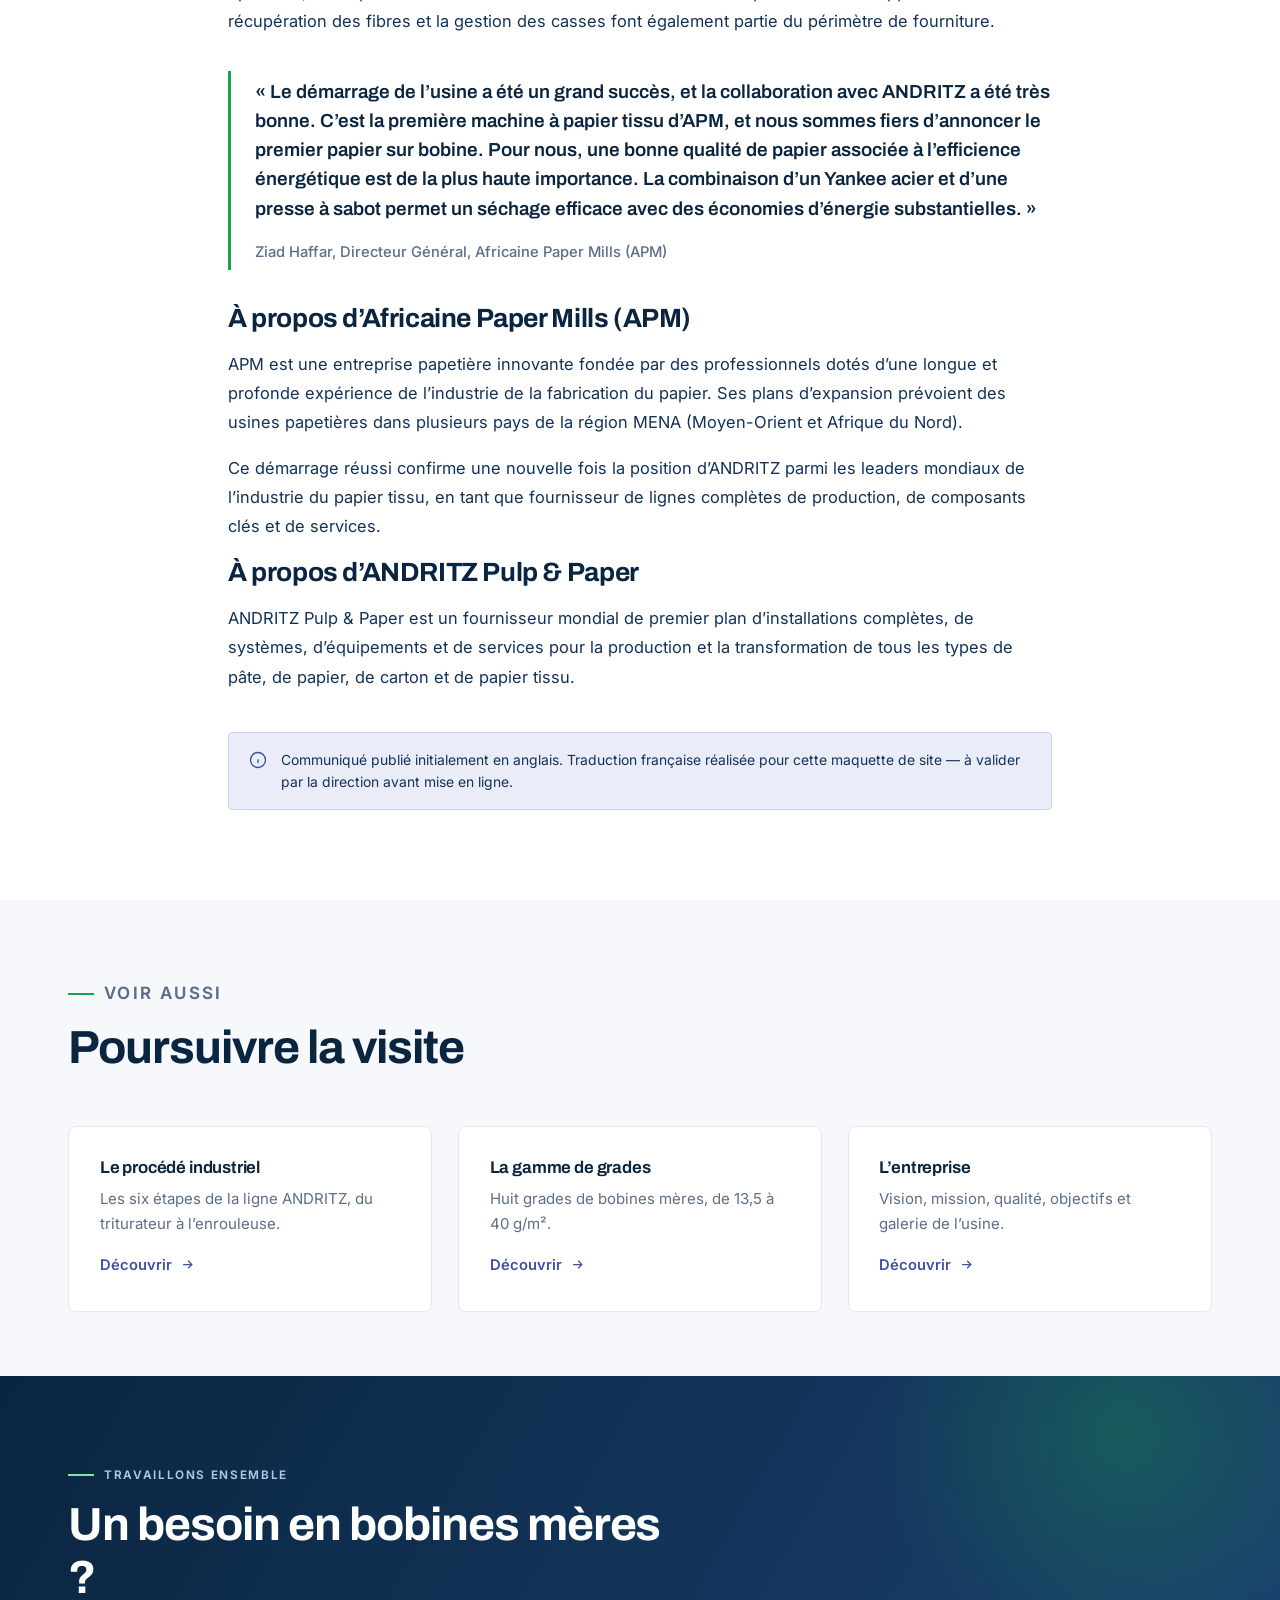
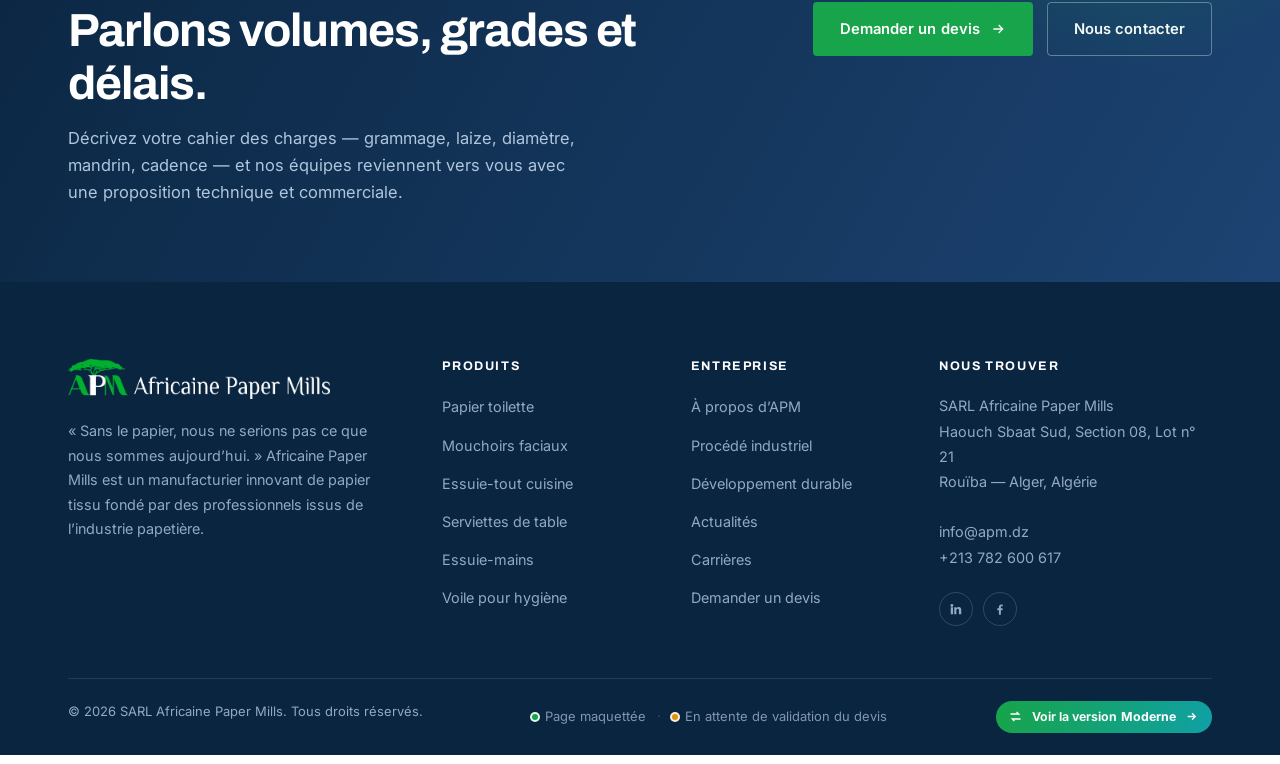
<file: actualites.html>
<!DOCTYPE html>
<html lang="fr">
<head>
<meta charset="utf-8">
<meta name="viewport" content="width=device-width,initial-scale=1">
<title>Actualités — APM démarre sa ligne de papier tissu avec ANDRITZ | APM</title>
<meta name="description" content="APM démarre avec succès une ligne de production de papier tissu équipée d’une presse à sabot et d’un Yankee acier ANDRITZ en Algérie.">
<link rel="icon" href="assets/img/brand/icon.png">
<link rel="preconnect" href="https://fonts.googleapis.com">
<link rel="preconnect" href="https://fonts.gstatic.com" crossorigin>
<link href="https://fonts.googleapis.com/css2?family=Archivo:wght@500;600;700;800&family=Inter:wght@400;500;600;700&display=swap" rel="stylesheet">
<link rel="stylesheet" href="assets/css/corporate.css">
</head>
<body>
<div class="topbar">
  <div class="container topbar__inner">
    <div class="topbar__meta">
      <a href="mailto:info@apm.dz"><svg viewBox="0 0 24 24" fill="none" stroke="currentColor" stroke-width="1.8"><rect x="2" y="4" width="20" height="16" rx="2"/><path d="m2 7 10 6 10-6"/></svg>info@apm.dz</a>
      <a href="tel:+213782600617"><svg viewBox="0 0 24 24" fill="none" stroke="currentColor" stroke-width="1.8"><path d="M22 16.9v3a2 2 0 0 1-2.2 2 19.8 19.8 0 0 1-8.6-3.1 19.5 19.5 0 0 1-6-6A19.8 19.8 0 0 1 2.1 4.2 2 2 0 0 1 4.1 2h3a2 2 0 0 1 2 1.7c.1 1 .3 1.9.6 2.8a2 2 0 0 1-.5 2.1L8.1 9.9a16 16 0 0 0 6 6l1.3-1.1a2 2 0 0 1 2.1-.5c.9.3 1.8.5 2.8.6a2 2 0 0 1 1.7 2z"/></svg>+213 782 600 617</a>
      <span class="hide-sm" style="display:inline-flex;align-items:center;gap:7px"><svg viewBox="0 0 24 24" fill="none" stroke="currentColor" stroke-width="1.8" style="width:14px;height:14px;opacity:.75"><path d="M20 10c0 6-8 12-8 12s-8-6-8-12a8 8 0 0 1 16 0z"/><circle cx="12" cy="10" r="3"/></svg>Rouïba, Alger — Algérie</span>
    </div>
    <div class="topbar__right">
      <a href="moderne/index.html" class="vswitch" aria-label="Basculer vers la proposition Moderne" title="Basculer vers la proposition Moderne"><svg class="vswitch__ico" viewBox="0 0 24 24" fill="none" stroke="currentColor" stroke-width="2.2"><path d="M4 8h13l-3.2-3.2M20 16H7l3.2 3.2"/></svg><span>Voir la version <strong>Moderne</strong></span><svg class="vswitch__arrow" viewBox="0 0 24 24" fill="none" stroke="currentColor" stroke-width="2.4"><path d="M5 12h14M13 6l6 6-6 6"/></svg></a>
      <div class="lang" title="Versions linguistiques prévues"><span class="is-active">FR</span><span class="is-off">EN</span><span class="is-off">AR</span></div>
      <div class="topbar__social">
        <a href="https://www.linkedin.com/company/africaine-paper-mills" target="_blank" rel="noopener" aria-label="LinkedIn"><svg viewBox="0 0 24 24" fill="currentColor"><path d="M4.98 3.5a2.5 2.5 0 1 1 0 5 2.5 2.5 0 0 1 0-5zM3 9h4v12H3zM9 9h3.8v1.7h.05c.53-1 1.83-2.05 3.76-2.05C20.4 8.65 21 11 21 14.15V21h-4v-6.1c0-1.45-.03-3.32-2.02-3.32-2.02 0-2.33 1.58-2.33 3.21V21H9z"/></svg></a>
        <a href="https://web.facebook.com/APMAlgeria" target="_blank" rel="noopener" aria-label="Facebook"><svg viewBox="0 0 24 24" fill="currentColor"><path d="M13.5 22v-8h2.7l.4-3.1h-3.1V8.9c0-.9.25-1.5 1.55-1.5H16.7V4.6c-.3-.04-1.3-.13-2.47-.13-2.45 0-4.13 1.5-4.13 4.24v2.19H7.4V14h2.7v8z"/></svg></a>
      </div>
    </div>
  </div>
</div>

<header class="header">
  <div class="container header__inner">
    <a href="index.html" class="brand" aria-label="APM — Africaine Paper Mills">
      <img src="assets/img/brand/logo-line.png" alt="Africaine Paper Mills">
    </a>
    <nav class="nav">
      <a href="index.html">Accueil<span class="nav-dot" data-tip="Page maquettée"></span></a>
      <a href="produits.html">Produits<span class="nav-dot" data-tip="Page maquettée"></span></a>
      <a href="entreprise.html">Entreprise<span class="nav-dot" data-tip="Page maquettée"></span></a>
      <a href="procede.html">Procédé<span class="nav-dot" data-tip="Page maquettée"></span></a>
      <a href="durabilite.html">Durabilité<span class="nav-dot" data-tip="Page maquettée"></span></a>
      <a href="actualites.html" class="is-active">Actualités<span class="nav-dot" data-tip="Page maquettée"></span></a>
      <a href="contact.html">Contact<span class="nav-dot" data-tip="Page maquettée"></span></a>
    </nav>
    <div class="header__cta">
      <a href="devis.html" class="btn btn--green btn--sm">Demander un devis</a>
      <button class="burger" aria-label="Menu"><span></span><span></span><span></span></button>
    </div>
  </div>
</header>

<div class="scrim"></div>
<nav class="mobile-nav" aria-label="Navigation mobile">
  <div class="mobile-nav__head">
    <img src="assets/img/brand/logo-line.png" alt="APM">
    <button class="burger is-open" aria-label="Fermer"><span></span><span></span><span></span></button>
  </div>
  <a href="index.html">Accueil<span class="nav-dot" data-tip="Page maquettée"></span></a>
  <a href="produits.html">Produits<span class="nav-dot" data-tip="Page maquettée"></span></a>
  <a href="entreprise.html">Entreprise<span class="nav-dot" data-tip="Page maquettée"></span></a>
  <a href="procede.html">Procédé industriel<span class="nav-dot" data-tip="Page maquettée"></span></a>
  <a href="durabilite.html">Durabilité<span class="nav-dot" data-tip="Page maquettée"></span></a>
  <a href="actualites.html">Actualités<span class="nav-dot" data-tip="Page maquettée"></span></a>
  <a href="carrieres.html">Carrières<span class="nav-dot" data-tip="Page maquettée"></span></a>
  <a href="contact.html">Contact<span class="nav-dot" data-tip="Page maquettée"></span></a>
  <a href="moderne/index.html" class="vswitch vswitch--block" aria-label="Basculer vers la proposition Moderne" title="Basculer vers la proposition Moderne"><svg class="vswitch__ico" viewBox="0 0 24 24" fill="none" stroke="currentColor" stroke-width="2.2"><path d="M4 8h13l-3.2-3.2M20 16H7l3.2 3.2"/></svg><span>Voir la version <strong>Moderne</strong></span><svg class="vswitch__arrow" viewBox="0 0 24 24" fill="none" stroke="currentColor" stroke-width="2.4"><path d="M5 12h14M13 6l6 6-6 6"/></svg></a>
  <a href="devis.html" class="btn btn--green btn--block">Demander un devis</a>
</nav>

<main>
<section class="pagehead">
  <div class="pagehead__bg"><img src="assets/img/plant/team-first-roll.jpg" alt=""></div>
  <div class="container pagehead__inner">
    <div class="crumbs"><a href="index.html">Accueil</a><span>/</span><span style="opacity:1;color:#fff">Actualités</span></div>
    <h1>Actualités</h1>
    <p>Les étapes marquantes de la vie industrielle d’Africaine Paper Mills.</p>
  </div>
</section>

<section class="section">
  <div class="container" style="max-width:920px">
    <article class="reveal">
      <div class="news__meta">
        <span class="pill">Production</span><span>21 novembre 2019</span><span>Rouïba, Algérie</span>
      </div>
      <h2>APM démarre avec succès une ligne de production de papier tissu à presse à sabot et Yankee acier avec ANDRITZ en Algérie</h2>

      <img src="assets/img/plant/team-first-roll.jpg" alt="Les équipes APM et ANDRITZ célèbrent la première bobine mère produite" style="border-radius:var(--radius-lg);margin-block:34px;width:100%" loading="lazy">

      <div class="stack" style="font-size:1.03rem;color:var(--ink-2);line-height:1.78">
        <p>La machine à papier tissu ANDRITZ, à haute efficacité énergétique, présente une vitesse
          nominale de 2 100 m/min et une laize utile de 2 850 mm. Elle produit du papier tissu destiné
          aux mouchoirs faciaux haut de gamme ainsi qu’aux grades toilette et essuie-mains.</p>
        <p>La machine est équipée de la dernière technologie de presse à sabot ANDRITZ,
          <strong>PrimePress XT Evo</strong>. Grâce à sa conception économe en énergie, à son égouttage
          amélioré et à un besoin réduit de séchage thermique, la presse à sabot minimise la consommation
          d’énergie. Par ailleurs, le Yankee acier <strong>PrimeDry de 16 pieds</strong> permet une capacité
          de séchage élevée.</p>
        <p>Le système de préparation de pâte se compose également d’équipements à très haute efficacité
          énergétique : un triturateur <strong>FibreSolve FSV</strong> à rotor innovant, des raffineurs à
          double disque <strong>TwinFlo</strong> éprouvés, ainsi que des tamis de caisse de tête
          <strong>ModuScreen HBE</strong> pour le circuit d’approche. La récupération des fibres et la
          gestion des casses font également partie du périmètre de fourniture.</p>

        <blockquote style="border-left:3px solid var(--green);padding:6px 0 6px 24px;margin-block:34px;font-family:var(--display);font-size:1.18rem;line-height:1.55;color:var(--ink);font-weight:600">
          « Le démarrage de l’usine a été un grand succès, et la collaboration avec ANDRITZ a été très
          bonne. C’est la première machine à papier tissu d’APM, et nous sommes fiers d’annoncer le
          premier papier sur bobine. Pour nous, une bonne qualité de papier associée à l’efficience
          énergétique est de la plus haute importance. La combinaison d’un Yankee acier et d’une presse
          à sabot permet un séchage efficace avec des économies d’énergie substantielles. »
          <footer style="margin-top:18px;font-family:var(--sans);font-size:.92rem;font-weight:500;color:var(--muted)">
            Ziad Haffar, Directeur Général, Africaine Paper Mills (APM)
          </footer>
        </blockquote>

        <h3>À propos d’Africaine Paper Mills (APM)</h3>
        <p>APM est une entreprise papetière innovante fondée par des professionnels dotés d’une longue
          et profonde expérience de l’industrie de la fabrication du papier. Ses plans d’expansion
          prévoient des usines papetières dans plusieurs pays de la région MENA (Moyen-Orient et
          Afrique du Nord).</p>
        <p>Ce démarrage réussi confirme une nouvelle fois la position d’ANDRITZ parmi les leaders
          mondiaux de l’industrie du papier tissu, en tant que fournisseur de lignes complètes de
          production, de composants clés et de services.</p>

        <h3>À propos d’ANDRITZ Pulp &amp; Paper</h3>
        <p>ANDRITZ Pulp &amp; Paper est un fournisseur mondial de premier plan d’installations complètes,
          de systèmes, d’équipements et de services pour la production et la transformation de tous les
          types de pâte, de papier, de carton et de papier tissu.</p>
      </div>

      <div class="notice" style="margin-top:40px">
        <svg viewBox="0 0 24 24" fill="none" stroke="currentColor" stroke-width="1.8"><circle cx="12" cy="12" r="10"/><path d="M12 16v-5M12 8h.01"/></svg>
        <span>Communiqué publié initialement en anglais. Traduction française réalisée pour cette maquette
          de site — à valider par la direction avant mise en ligne.</span>
      </div>
    </article>
  </div>
</section>

<section class="section section--sand section--tight">
  <div class="container">
    <div class="sec-head reveal"><p class="eyebrow">Voir aussi</p><h2>Poursuivre la visite</h2></div>
    <div class="cards cards--3">
      <a href="procede.html" class="card reveal"><h4>Le procédé industriel</h4><p>Les six étapes de la ligne ANDRITZ, du triturateur à l’enrouleuse.</p><span class="link-arrow" style="margin-top:16px">Découvrir <svg viewBox="0 0 24 24" fill="none" stroke="currentColor" stroke-width="2"><path d="M5 12h14M13 6l6 6-6 6"/></svg></span></a>
      <a href="produits.html" class="card reveal" data-d="1"><h4>La gamme de grades</h4><p>Huit grades de bobines mères, de 13,5 à 40 g/m².</p><span class="link-arrow" style="margin-top:16px">Découvrir <svg viewBox="0 0 24 24" fill="none" stroke="currentColor" stroke-width="2"><path d="M5 12h14M13 6l6 6-6 6"/></svg></span></a>
      <a href="entreprise.html" class="card reveal" data-d="2"><h4>L’entreprise</h4><p>Vision, mission, qualité, objectifs et galerie de l’usine.</p><span class="link-arrow" style="margin-top:16px">Découvrir <svg viewBox="0 0 24 24" fill="none" stroke="currentColor" stroke-width="2"><path d="M5 12h14M13 6l6 6-6 6"/></svg></span></a>
    </div>
  </div>
</section>
<section class="ctaband">
  <div class="container ctaband__inner">
    <div>
      <p class="eyebrow eyebrow--light">Travaillons ensemble</p>
      <h2 style="margin-top:14px">Un besoin en bobines mères ?<br>Parlons volumes, grades et délais.</h2>
      <p>Décrivez votre cahier des charges — grammage, laize, diamètre, mandrin, cadence — et nos
        équipes reviennent vers vous avec une proposition technique et commerciale.</p>
    </div>
    <div style="display:flex;gap:14px;flex-wrap:wrap">
      <a href="devis.html" class="btn btn--green">Demander un devis <svg viewBox="0 0 24 24" fill="none" stroke="currentColor" stroke-width="2"><path d="M5 12h14M13 6l6 6-6 6"/></svg></a>
      <a href="contact.html" class="btn btn--outline-light">Nous contacter</a>
    </div>
  </div>
</section>
</main>

<footer class="footer">
  <div class="container">
    <div class="footer__grid">
      <div class="footer__brand">
        <img src="assets/img/brand/logo-dark.png" alt="Africaine Paper Mills">
        <p>« Sans le papier, nous ne serions pas ce que nous sommes aujourd’hui. » Africaine Paper Mills
          est un manufacturier innovant de papier tissu fondé par des professionnels issus de l’industrie papetière.</p>
      </div>
      <div>
        <h5>Produits</h5>
        <ul>
          <li><a href="produit-papier-toilette.html">Papier toilette</a></li>
          <li><a href="produits.html">Mouchoirs faciaux</a></li>
          <li><a href="produits.html">Essuie-tout cuisine</a></li>
          <li><a href="produits.html">Serviettes de table</a></li>
          <li><a href="produits.html">Essuie-mains</a></li>
          <li><a href="produits.html">Voile pour hygiène</a></li>
        </ul>
      </div>
      <div>
        <h5>Entreprise</h5>
        <ul>
          <li><a href="entreprise.html">À propos d’APM</a></li>
          <li><a href="procede.html">Procédé industriel</a></li>
          <li><a href="durabilite.html">Développement durable</a></li>
          <li><a href="actualites.html">Actualités</a></li>
          <li><a href="carrieres.html">Carrières</a></li>
          <li><a href="devis.html">Demander un devis</a></li>
        </ul>
      </div>
      <div>
        <h5>Nous trouver</h5>
        <address>
          SARL Africaine Paper Mills<br>
          Haouch Sbaat Sud, Section 08, Lot n° 21<br>
          Rouïba — Alger, Algérie<br><br>
          <a href="mailto:info@apm.dz">info@apm.dz</a><br>
          <a href="tel:+213782600617">+213 782 600 617</a>
        </address>
        <div class="footer__social" style="margin-top:22px">
          <a href="https://www.linkedin.com/company/africaine-paper-mills" target="_blank" rel="noopener" aria-label="LinkedIn"><svg viewBox="0 0 24 24" fill="currentColor"><path d="M4.98 3.5a2.5 2.5 0 1 1 0 5 2.5 2.5 0 0 1 0-5zM3 9h4v12H3zM9 9h3.8v1.7h.05c.53-1 1.83-2.05 3.76-2.05C20.4 8.65 21 11 21 14.15V21h-4v-6.1c0-1.45-.03-3.32-2.02-3.32-2.02 0-2.33 1.58-2.33 3.21V21H9z"/></svg></a>
          <a href="https://web.facebook.com/APMAlgeria" target="_blank" rel="noopener" aria-label="Facebook"><svg viewBox="0 0 24 24" fill="currentColor"><path d="M13.5 22v-8h2.7l.4-3.1h-3.1V8.9c0-.9.25-1.5 1.55-1.5H16.7V4.6c-.3-.04-1.3-.13-2.47-.13-2.45 0-4.13 1.5-4.13 4.24v2.19H7.4V14h2.7v8z"/></svg></a>
        </div>
      </div>
    </div>
    <div class="footer__bar">
      <span>© <span data-year>2026</span> SARL Africaine Paper Mills. Tous droits réservés.</span>
      <span class="legend"><span class="nav-dot" data-tip="Page maquettée"></span> Page maquettée<span class="sep">·</span><span class="nav-dot nav-dot--wait" data-tip="En attente de validation du devis"></span> En attente de validation du devis</span>
      <a href="moderne/index.html" class="vswitch" aria-label="Basculer vers la proposition Moderne" title="Basculer vers la proposition Moderne"><svg class="vswitch__ico" viewBox="0 0 24 24" fill="none" stroke="currentColor" stroke-width="2.2"><path d="M4 8h13l-3.2-3.2M20 16H7l3.2 3.2"/></svg><span>Voir la version <strong>Moderne</strong></span><svg class="vswitch__arrow" viewBox="0 0 24 24" fill="none" stroke="currentColor" stroke-width="2.4"><path d="M5 12h14M13 6l6 6-6 6"/></svg></a>
    </div>
  </div>
</footer>

<script src="assets/js/corporate.js"></script><script data-wml>(function(){if(window.__wmL)return;window.__wmL=1;
var C={"p": "APM Africaine Paper Mills", "mail": null, "wa": "213797372452", "v": [["/", "Version corporate", "Claire et rassurante"], ["/moderne/", "Version moderne", "Immersive et animée"]]};
function ready(f){document.readyState==='loading'?document.addEventListener('DOMContentLoaded',f):f()}
ready(function(){
var css='.wmL-b{position:fixed;right:14px;bottom:calc(56px + env(safe-area-inset-bottom));z-index:2147483000;border:0;border-radius:999px;background:#1C2452;color:#fff;font:700 13px/1 system-ui,-apple-system,Segoe UI,Roboto,sans-serif;padding:11px 15px;box-shadow:0 6px 22px rgba(20,30,60,.35);cursor:pointer;display:flex;align-items:center;gap:7px}'
+'@media(max-width:520px){.wmL-b{bottom:calc(112px + env(safe-area-inset-bottom));font-size:12.5px;padding:10px 13px}}'
+'.wmL-m{position:fixed;inset:0;z-index:2147483001;background:rgba(10,14,25,.55);display:none;align-items:flex-end;justify-content:center;font-family:system-ui,-apple-system,Segoe UI,Roboto,sans-serif}.wmL-m.on{display:flex}@media(min-width:700px){.wmL-m{align-items:center;padding:20px}}'
+'.wmL-x{box-sizing:border-box;position:relative;background:#fff;color:#1C2452;width:100%;max-width:470px;max-height:92vh;overflow:auto;border-radius:22px 22px 0 0;padding:24px 22px calc(22px + env(safe-area-inset-bottom));text-align:left}@media(min-width:700px){.wmL-x{border-radius:22px}}'
+'.wmL-x *{box-sizing:border-box}.wmL-c{position:absolute;top:12px;right:12px;width:36px;height:36px;border:0;border-radius:50%;background:#F0F2F1;font-size:16px;cursor:pointer;color:#1C2452}'
+'.wmL-x h3{font:800 26px/1.1 system-ui,-apple-system,sans-serif;margin:4px 40px 10px 0;color:inherit}.wmL-x p{margin:0 0 14px;line-height:1.5;font-size:14.5px;opacity:.85}'
+'.wmL-o{background:linear-gradient(115deg,#1C2452,#2E4B9A);color:#fff}.wmL-o .wmL-c{background:rgba(255,255,255,.2);color:#fff}.wmL-big{font:900 54px/.95 system-ui,-apple-system,sans-serif;letter-spacing:-.02em;margin:6px 0 2px}.wmL-big small{display:block;font-size:19px;font-weight:700;letter-spacing:0;margin-top:6px}'
+'.wmL-tag{display:inline-block;background:#F5B841;color:#1C2452;font:800 11px system-ui,sans-serif;letter-spacing:.08em;border-radius:999px;padding:5px 10px}'
+'.wmL-btn{display:flex;align-items:center;justify-content:center;width:100%;border:0;border-radius:14px;padding:14px;font:800 15px system-ui,-apple-system,sans-serif;cursor:pointer;margin-top:8px}.wmL-w{background:#fff;color:#1C2452}.wmL-g{background:#1FAF55;color:#fff}.wmL-n{background:#1C2452;color:#fff}.wmL-l{background:transparent;color:inherit;font-weight:600;font-size:13.5px;padding:10px}'
+'.wmL-s{font:700 11.5px system-ui,sans-serif;text-transform:uppercase;letter-spacing:.06em;opacity:.6;margin:12px 0 8px}.wmL-ch{display:grid;gap:8px}.wmL-ch label{display:flex;align-items:center;gap:10px;border:1.5px solid #E2E6E3;border-radius:12px;padding:11px 12px;cursor:pointer;font-size:14px;font-weight:600}.wmL-ch label small{display:block;font-weight:500;opacity:.65;font-size:12px}.wmL-ch input{width:18px;height:18px;flex:none;accent-color:#1FAF55}'
+'.wmL-f{display:grid;gap:8px;margin:12px 0 6px}.wmL-f input{border:1.5px solid #E2E6E3;border-radius:12px;padding:12px;font:500 16px system-ui,sans-serif;color:#1C2452;background:#fff;-webkit-user-select:text!important;user-select:text!important;width:100%}'
+'.wmL-ok{text-align:center}.wmL-ok i{display:grid;place-items:center;width:64px;height:64px;margin:6px auto 12px;border-radius:50%;background:#E8F7EE;color:#1FAF55;font-style:normal;font-size:30px}';
var st=document.createElement('style');st.textContent=css;document.head.appendChild(st);
function ss(k,v){try{if(v===undefined)return sessionStorage.getItem(k);sessionStorage.setItem(k,v)}catch(e){}}
var p=location.pathname,cur=0;C.v.forEach(function(v,i){if(v[0]!=='/'&&p.indexOf(v[0])===0)cur=i});
var off=document.createElement('div');off.className='wmL-m';off.innerHTML='<div class="wmL-x wmL-o" role="dialog" aria-modal="true"><button class="wmL-c" type="button" aria-label="Fermer">✕</button><span class="wmL-tag">OFFERT</span><div class="wmL-big">1 mois<small>de gestion de vos réseaux sociaux</small></div><p style="margin-top:12px">Pour la création de votre site, Webminds gère gratuitement vos pages Facebook et Instagram pendant le premier mois : visuels, publications et réponses aux messages.</p><button class="wmL-btn wmL-w" type="button" data-i>Ça m’intéresse</button><button class="wmL-btn wmL-l" type="button" data-c>Continuer la visite</button></div>';
var ch='';C.v.forEach(function(v,i){ch+='<label><input type="radio" name="wmLv" value="'+v[1]+'"'+(i===cur?' checked':'')+'><span>'+v[1]+(v[2]?'<small>'+v[2]+'</small>':'')+'</span></label>'});
var it=document.createElement('div');it.className='wmL-m';it.innerHTML='<div class="wmL-x" role="dialog" aria-modal="true"><button class="wmL-c" type="button" aria-label="Fermer">✕</button><div data-s1><h3>Cette maquette vous plaît ?</h3><p>Choisissez la version qui vous intéresse : Webminds vous recontacte pour vous la présenter.</p>'+(C.v.length>1?'<div class="wmL-s">La version préférée</div><div class="wmL-ch">'+ch+'</div>':'')+'<div class="wmL-s">En plus</div><div class="wmL-ch"><label><input type="checkbox" value="Gestion des réseaux sociaux (1 mois offert)"><span>Réseaux sociaux<small>1 mois de gestion offert avec le site</small></span></label></div><div class="wmL-f"><input name="n" placeholder="Votre nom" autocomplete="name"><input name="t" type="tel" inputmode="tel" placeholder="Votre téléphone (facultatif)" autocomplete="tel"></div><button class="wmL-btn wmL-g" type="button" data-w>Envoyer sur WhatsApp</button>'+(C.mail?'<button class="wmL-btn wmL-l" type="button" data-e>Envoyer par e-mail</button>':'')+'</div><div class="wmL-ok" data-s2 hidden><i>✓</i><h3 style="margin:0 0 8px">Merci !</h3><p>Votre choix a bien été transmis à Webminds. Nous vous recontactons très vite.</p><button class="wmL-btn wmL-n" type="button" data-c>Continuer la visite</button></div></div>';
document.body.appendChild(off);document.body.appendChild(it);
var b=document.createElement('button');b.type='button';b.className='wmL-b';b.innerHTML='<b style="font-size:15px">♥</b>Ça m’intéresse';document.body.appendChild(b);
function op(m){off.classList.remove('on');it.classList.remove('on');m.classList.add('on')}
[off,it].forEach(function(m){m.addEventListener('click',function(e){if(e.target===m||e.target.closest('.wmL-c')||e.target.closest('[data-c]'))m.classList.remove('on')})});
b.onclick=function(){op(it)};off.querySelector('[data-i]').onclick=function(){op(it)};
function msg(){var v=(it.querySelector('input[name=wmLv]:checked')||{}).value||C.v[cur][1],x=[].map.call(it.querySelectorAll('input[type=checkbox]:checked'),function(c){return c.value}),n=it.querySelector('[name=n]').value.trim(),t=it.querySelector('[name=t]').value.trim();
 return{v:v,x:x,n:n,t:t,txt:'Bonjour Webminds, la maquette '+C.p+' m’intéresse.\nVersion préférée : '+v+(x.length?'\nEn plus : '+x.join(', '):'')+(n?'\nNom : '+n:'')+(t?'\nTéléphone : '+t:'')+'\nLien : '+location.origin+C.v[cur][0]}}
function mail(m){if(!C.mail)return;try{fetch('https://formsubmit.co/ajax/'+C.mail,{method:'POST',keepalive:true,headers:{'Content-Type':'application/json','Accept':'application/json'},body:JSON.stringify({_subject:'Maquette '+C.p+' : intéressé ('+m.v+')',Prospect:C.p,Version:m.v,Options:m.x.join(', ')||'-',Nom:m.n||'-',Telephone:m.t||'-',Lien:location.origin+C.v[cur][0],_template:'table',_captcha:'false'})}).catch(function(){})}catch(e){}}
function done(){it.querySelector('[data-s1]').hidden=true;it.querySelector('[data-s2]').hidden=false;ss('wmL-sent','1')}
it.querySelector('[data-w]').onclick=function(){var m=msg();mail(m);done();location.href='https://wa.me/'+C.wa+'?text='+encodeURIComponent(m.txt)};
var e=it.querySelector('[data-e]');if(e)e.onclick=function(){mail(msg());done()};
var sh=ss('wmL-off');addEventListener('scroll',function(){var r=(scrollY+innerHeight)/document.documentElement.scrollHeight;
 if(!sh&&scrollY>500&&r>.3){sh=1;ss('wmL-off','1');op(off)}
 if(!ss('wmL-it')&&!ss('wmL-sent')&&sh&&r>.92&&!off.classList.contains('on')){ss('wmL-it','1');op(it)}},{passive:true});
});})();
</script></body>
</html>
</file>
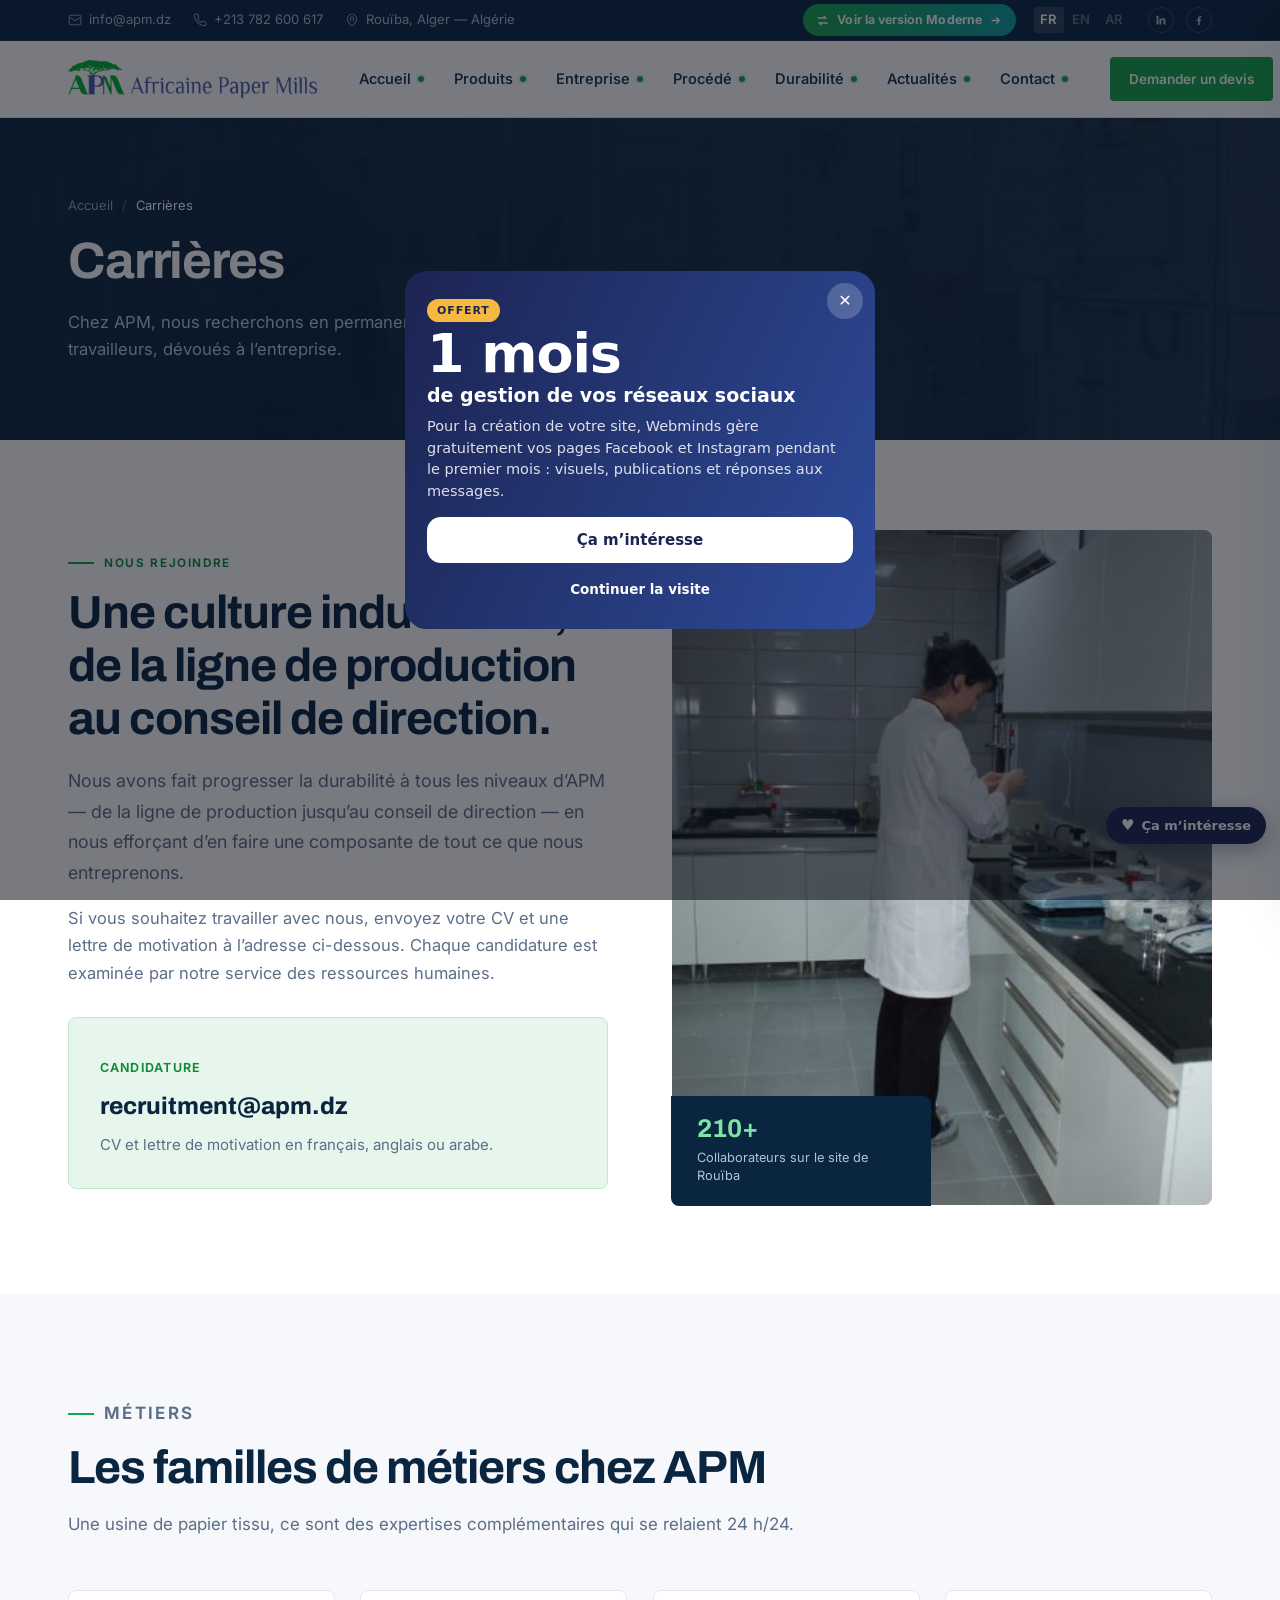
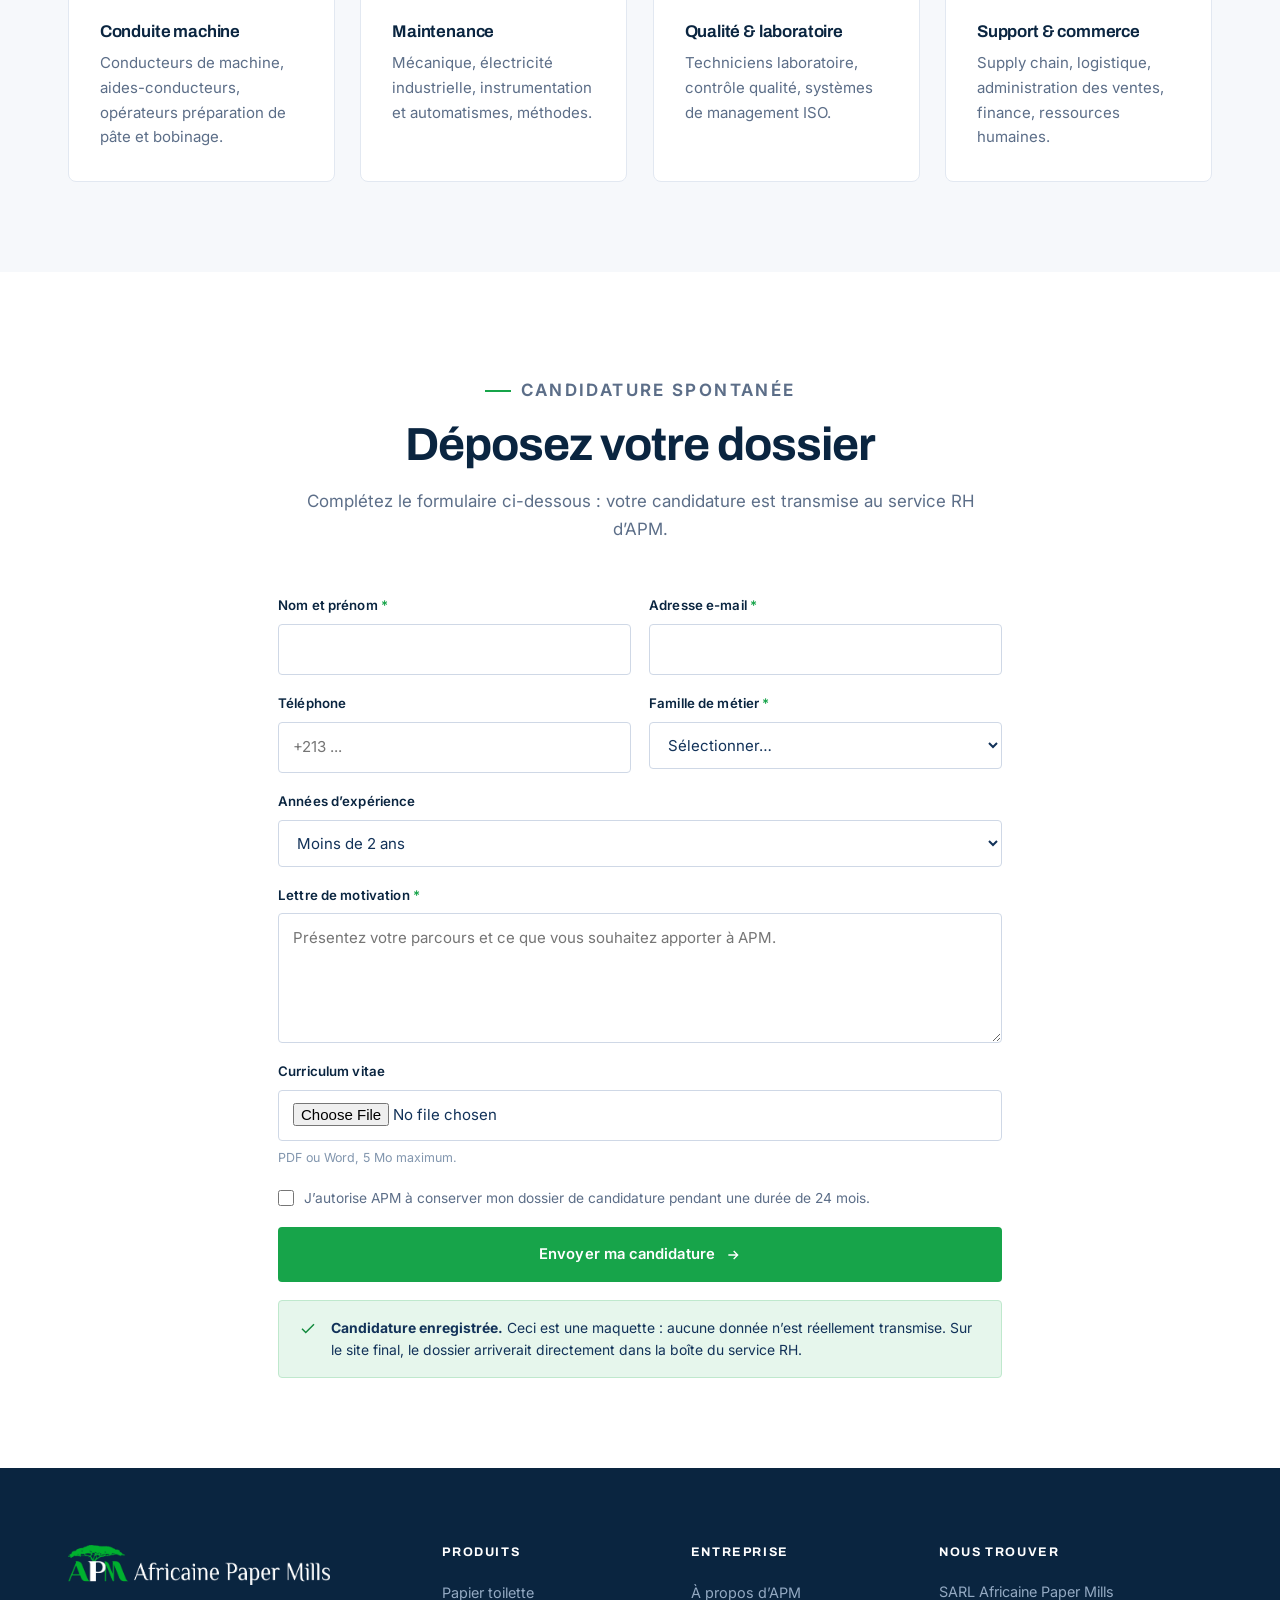
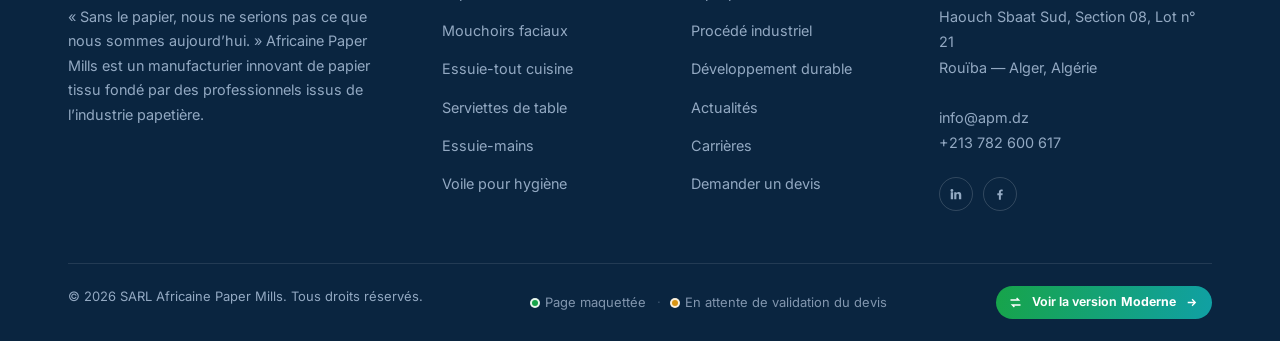
<file: carrieres.html>
<!DOCTYPE html>
<html lang="fr">
<head>
<meta charset="utf-8">
<meta name="viewport" content="width=device-width,initial-scale=1">
<title>Carrières — Rejoindre Africaine Paper Mills | APM</title>
<meta name="description" content="APM recherche en permanence des collaborateurs talentueux et impliqués. Candidature spontanée et postes ouverts à l’usine de Rouïba.">
<link rel="icon" href="assets/img/brand/icon.png">
<link rel="preconnect" href="https://fonts.googleapis.com">
<link rel="preconnect" href="https://fonts.gstatic.com" crossorigin>
<link href="https://fonts.googleapis.com/css2?family=Archivo:wght@500;600;700;800&family=Inter:wght@400;500;600;700&display=swap" rel="stylesheet">
<link rel="stylesheet" href="assets/css/corporate.css">
</head>
<body>
<div class="topbar">
  <div class="container topbar__inner">
    <div class="topbar__meta">
      <a href="mailto:info@apm.dz"><svg viewBox="0 0 24 24" fill="none" stroke="currentColor" stroke-width="1.8"><rect x="2" y="4" width="20" height="16" rx="2"/><path d="m2 7 10 6 10-6"/></svg>info@apm.dz</a>
      <a href="tel:+213782600617"><svg viewBox="0 0 24 24" fill="none" stroke="currentColor" stroke-width="1.8"><path d="M22 16.9v3a2 2 0 0 1-2.2 2 19.8 19.8 0 0 1-8.6-3.1 19.5 19.5 0 0 1-6-6A19.8 19.8 0 0 1 2.1 4.2 2 2 0 0 1 4.1 2h3a2 2 0 0 1 2 1.7c.1 1 .3 1.9.6 2.8a2 2 0 0 1-.5 2.1L8.1 9.9a16 16 0 0 0 6 6l1.3-1.1a2 2 0 0 1 2.1-.5c.9.3 1.8.5 2.8.6a2 2 0 0 1 1.7 2z"/></svg>+213 782 600 617</a>
      <span class="hide-sm" style="display:inline-flex;align-items:center;gap:7px"><svg viewBox="0 0 24 24" fill="none" stroke="currentColor" stroke-width="1.8" style="width:14px;height:14px;opacity:.75"><path d="M20 10c0 6-8 12-8 12s-8-6-8-12a8 8 0 0 1 16 0z"/><circle cx="12" cy="10" r="3"/></svg>Rouïba, Alger — Algérie</span>
    </div>
    <div class="topbar__right">
      <a href="moderne/index.html" class="vswitch" aria-label="Basculer vers la proposition Moderne" title="Basculer vers la proposition Moderne"><svg class="vswitch__ico" viewBox="0 0 24 24" fill="none" stroke="currentColor" stroke-width="2.2"><path d="M4 8h13l-3.2-3.2M20 16H7l3.2 3.2"/></svg><span>Voir la version <strong>Moderne</strong></span><svg class="vswitch__arrow" viewBox="0 0 24 24" fill="none" stroke="currentColor" stroke-width="2.4"><path d="M5 12h14M13 6l6 6-6 6"/></svg></a>
      <div class="lang" title="Versions linguistiques prévues"><span class="is-active">FR</span><span class="is-off">EN</span><span class="is-off">AR</span></div>
      <div class="topbar__social">
        <a href="https://www.linkedin.com/company/africaine-paper-mills" target="_blank" rel="noopener" aria-label="LinkedIn"><svg viewBox="0 0 24 24" fill="currentColor"><path d="M4.98 3.5a2.5 2.5 0 1 1 0 5 2.5 2.5 0 0 1 0-5zM3 9h4v12H3zM9 9h3.8v1.7h.05c.53-1 1.83-2.05 3.76-2.05C20.4 8.65 21 11 21 14.15V21h-4v-6.1c0-1.45-.03-3.32-2.02-3.32-2.02 0-2.33 1.58-2.33 3.21V21H9z"/></svg></a>
        <a href="https://web.facebook.com/APMAlgeria" target="_blank" rel="noopener" aria-label="Facebook"><svg viewBox="0 0 24 24" fill="currentColor"><path d="M13.5 22v-8h2.7l.4-3.1h-3.1V8.9c0-.9.25-1.5 1.55-1.5H16.7V4.6c-.3-.04-1.3-.13-2.47-.13-2.45 0-4.13 1.5-4.13 4.24v2.19H7.4V14h2.7v8z"/></svg></a>
      </div>
    </div>
  </div>
</div>

<header class="header">
  <div class="container header__inner">
    <a href="index.html" class="brand" aria-label="APM — Africaine Paper Mills">
      <img src="assets/img/brand/logo-line.png" alt="Africaine Paper Mills">
    </a>
    <nav class="nav">
      <a href="index.html">Accueil<span class="nav-dot" data-tip="Page maquettée"></span></a>
      <a href="produits.html">Produits<span class="nav-dot" data-tip="Page maquettée"></span></a>
      <a href="entreprise.html">Entreprise<span class="nav-dot" data-tip="Page maquettée"></span></a>
      <a href="procede.html">Procédé<span class="nav-dot" data-tip="Page maquettée"></span></a>
      <a href="durabilite.html">Durabilité<span class="nav-dot" data-tip="Page maquettée"></span></a>
      <a href="actualites.html">Actualités<span class="nav-dot" data-tip="Page maquettée"></span></a>
      <a href="contact.html">Contact<span class="nav-dot" data-tip="Page maquettée"></span></a>
    </nav>
    <div class="header__cta">
      <a href="devis.html" class="btn btn--green btn--sm">Demander un devis</a>
      <button class="burger" aria-label="Menu"><span></span><span></span><span></span></button>
    </div>
  </div>
</header>

<div class="scrim"></div>
<nav class="mobile-nav" aria-label="Navigation mobile">
  <div class="mobile-nav__head">
    <img src="assets/img/brand/logo-line.png" alt="APM">
    <button class="burger is-open" aria-label="Fermer"><span></span><span></span><span></span></button>
  </div>
  <a href="index.html">Accueil<span class="nav-dot" data-tip="Page maquettée"></span></a>
  <a href="produits.html">Produits<span class="nav-dot" data-tip="Page maquettée"></span></a>
  <a href="entreprise.html">Entreprise<span class="nav-dot" data-tip="Page maquettée"></span></a>
  <a href="procede.html">Procédé industriel<span class="nav-dot" data-tip="Page maquettée"></span></a>
  <a href="durabilite.html">Durabilité<span class="nav-dot" data-tip="Page maquettée"></span></a>
  <a href="actualites.html">Actualités<span class="nav-dot" data-tip="Page maquettée"></span></a>
  <a href="carrieres.html">Carrières<span class="nav-dot" data-tip="Page maquettée"></span></a>
  <a href="contact.html">Contact<span class="nav-dot" data-tip="Page maquettée"></span></a>
  <a href="moderne/index.html" class="vswitch vswitch--block" aria-label="Basculer vers la proposition Moderne" title="Basculer vers la proposition Moderne"><svg class="vswitch__ico" viewBox="0 0 24 24" fill="none" stroke="currentColor" stroke-width="2.2"><path d="M4 8h13l-3.2-3.2M20 16H7l3.2 3.2"/></svg><span>Voir la version <strong>Moderne</strong></span><svg class="vswitch__arrow" viewBox="0 0 24 24" fill="none" stroke="currentColor" stroke-width="2.4"><path d="M5 12h14M13 6l6 6-6 6"/></svg></a>
  <a href="devis.html" class="btn btn--green btn--block">Demander un devis</a>
</nav>

<main>
<section class="pagehead">
  <div class="pagehead__bg"><img src="assets/img/plant/operator.jpg" alt=""></div>
  <div class="container pagehead__inner">
    <div class="crumbs"><a href="index.html">Accueil</a><span>/</span><span style="opacity:1;color:#fff">Carrières</span></div>
    <h1>Carrières</h1>
    <p>Chez APM, nous recherchons en permanence des collaborateurs talentueux et travailleurs, dévoués à l’entreprise.</p>
  </div>
</section>

<section class="section">
  <div class="container split">
    <div class="reveal">
      <p class="eyebrow">Nous rejoindre</p>
      <h2 style="margin-top:14px">Une culture industrielle, de la ligne de production au conseil de direction.</h2>
      <p class="lead" style="margin-top:20px">
        Nous avons fait progresser la durabilité à tous les niveaux d’APM — de la ligne de production
        jusqu’au conseil de direction — en nous efforçant d’en faire une composante de tout ce que
        nous entreprenons.
      </p>
      <p style="margin-top:16px;color:var(--muted)">
        Si vous souhaitez travailler avec nous, envoyez votre CV et une lettre de motivation à
        l’adresse ci-dessous. Chaque candidature est examinée par notre service des ressources humaines.
      </p>
      <div class="card" style="margin-top:30px;background:var(--green-100);border-color:#BFE8CD">
        <p style="font-size:.78rem;font-weight:650;letter-spacing:.1em;text-transform:uppercase;color:var(--green-700)">Candidature</p>
        <p style="font-family:var(--display);font-size:1.5rem;font-weight:750;color:var(--ink);margin-top:8px">recruitment@apm.dz</p>
        <p style="margin-top:6px">CV et lettre de motivation en français, anglais ou arabe.</p>
      </div>
    </div>
    <div class="split__media reveal" data-d="1">
      <img src="assets/img/plant/laboratory.jpg" alt="Technicien au laboratoire APM" loading="lazy" style="aspect-ratio:4/5">
      <div class="media-badge"><strong>210+</strong><span>Collaborateurs sur le site de Rouïba</span></div>
    </div>
  </div>
</section>

<section class="section section--sand">
  <div class="container">
    <div class="sec-head reveal"><p class="eyebrow">Métiers</p><h2>Les familles de métiers chez APM</h2>
      <p>Une usine de papier tissu, ce sont des expertises complémentaires qui se relaient 24 h/24.</p></div>
    <div class="cards cards--4">
      <div class="card reveal"><h4>Conduite machine</h4><p>Conducteurs de machine, aides-conducteurs, opérateurs préparation de pâte et bobinage.</p></div>
      <div class="card reveal" data-d="1"><h4>Maintenance</h4><p>Mécanique, électricité industrielle, instrumentation et automatismes, méthodes.</p></div>
      <div class="card reveal" data-d="2"><h4>Qualité & laboratoire</h4><p>Techniciens laboratoire, contrôle qualité, systèmes de management ISO.</p></div>
      <div class="card reveal" data-d="3"><h4>Support & commerce</h4><p>Supply chain, logistique, administration des ventes, finance, ressources humaines.</p></div>
    </div>
  </div>
</section>

<section class="section">
  <div class="container" style="max-width:820px">
    <div class="sec-head center reveal">
      <p class="eyebrow" style="justify-content:center">Candidature spontanée</p>
      <h2>Déposez votre dossier</h2>
      <p>Complétez le formulaire ci-dessous : votre candidature est transmise au service RH d’APM.</p>
    </div>
    <form class="form reveal" data-demo>
      <div class="form-row">
        <div class="field"><label for="c-nom">Nom et prénom <span class="req">*</span></label><input id="c-nom" required></div>
        <div class="field"><label for="c-mail">Adresse e-mail <span class="req">*</span></label><input id="c-mail" type="email" required></div>
      </div>
      <div class="form-row">
        <div class="field"><label for="c-tel">Téléphone</label><input id="c-tel" type="tel" placeholder="+213 ..."></div>
        <div class="field"><label for="c-fam">Famille de métier <span class="req">*</span></label>
          <select id="c-fam" required>
            <option value="">Sélectionner…</option>
            <option>Conduite machine / Production</option>
            <option>Maintenance</option>
            <option>Qualité & laboratoire</option>
            <option>Supply chain & logistique</option>
            <option>Commerce & administration des ventes</option>
            <option>Support (RH, finance, IT)</option>
          </select>
        </div>
      </div>
      <div class="field"><label for="c-exp">Années d’expérience</label>
        <select id="c-exp"><option>Moins de 2 ans</option><option>2 à 5 ans</option><option>5 à 10 ans</option><option>Plus de 10 ans</option></select>
      </div>
      <div class="field"><label for="c-msg">Lettre de motivation <span class="req">*</span></label>
        <textarea id="c-msg" required placeholder="Présentez votre parcours et ce que vous souhaitez apporter à APM."></textarea></div>
      <div class="field"><label for="c-cv">Curriculum vitae</label><input id="c-cv" type="file" accept=".pdf,.doc,.docx">
        <span class="field__hint">PDF ou Word, 5 Mo maximum.</span></div>
      <label class="checkline"><input type="checkbox" required>
        <span>J’autorise APM à conserver mon dossier de candidature pendant une durée de 24 mois.</span></label>
      <button type="submit" class="btn btn--green btn--block">Envoyer ma candidature <svg viewBox="0 0 24 24" fill="none" stroke="currentColor" stroke-width="2"><path d="M5 12h14M13 6l6 6-6 6"/></svg></button>
      <div class="notice notice--ok" hidden data-demo-msg>
        <svg viewBox="0 0 24 24" fill="none" stroke="currentColor" stroke-width="2"><path d="M20 7 9 18l-5-5"/></svg>
        <span><strong>Candidature enregistrée.</strong> Ceci est une maquette : aucune donnée n’est réellement
          transmise. Sur le site final, le dossier arriverait directement dans la boîte du service RH.</span>
      </div>
    </form>
  </div>
</section>
</main>

<footer class="footer">
  <div class="container">
    <div class="footer__grid">
      <div class="footer__brand">
        <img src="assets/img/brand/logo-dark.png" alt="Africaine Paper Mills">
        <p>« Sans le papier, nous ne serions pas ce que nous sommes aujourd’hui. » Africaine Paper Mills
          est un manufacturier innovant de papier tissu fondé par des professionnels issus de l’industrie papetière.</p>
      </div>
      <div>
        <h5>Produits</h5>
        <ul>
          <li><a href="produit-papier-toilette.html">Papier toilette</a></li>
          <li><a href="produits.html">Mouchoirs faciaux</a></li>
          <li><a href="produits.html">Essuie-tout cuisine</a></li>
          <li><a href="produits.html">Serviettes de table</a></li>
          <li><a href="produits.html">Essuie-mains</a></li>
          <li><a href="produits.html">Voile pour hygiène</a></li>
        </ul>
      </div>
      <div>
        <h5>Entreprise</h5>
        <ul>
          <li><a href="entreprise.html">À propos d’APM</a></li>
          <li><a href="procede.html">Procédé industriel</a></li>
          <li><a href="durabilite.html">Développement durable</a></li>
          <li><a href="actualites.html">Actualités</a></li>
          <li><a href="carrieres.html">Carrières</a></li>
          <li><a href="devis.html">Demander un devis</a></li>
        </ul>
      </div>
      <div>
        <h5>Nous trouver</h5>
        <address>
          SARL Africaine Paper Mills<br>
          Haouch Sbaat Sud, Section 08, Lot n° 21<br>
          Rouïba — Alger, Algérie<br><br>
          <a href="mailto:info@apm.dz">info@apm.dz</a><br>
          <a href="tel:+213782600617">+213 782 600 617</a>
        </address>
        <div class="footer__social" style="margin-top:22px">
          <a href="https://www.linkedin.com/company/africaine-paper-mills" target="_blank" rel="noopener" aria-label="LinkedIn"><svg viewBox="0 0 24 24" fill="currentColor"><path d="M4.98 3.5a2.5 2.5 0 1 1 0 5 2.5 2.5 0 0 1 0-5zM3 9h4v12H3zM9 9h3.8v1.7h.05c.53-1 1.83-2.05 3.76-2.05C20.4 8.65 21 11 21 14.15V21h-4v-6.1c0-1.45-.03-3.32-2.02-3.32-2.02 0-2.33 1.58-2.33 3.21V21H9z"/></svg></a>
          <a href="https://web.facebook.com/APMAlgeria" target="_blank" rel="noopener" aria-label="Facebook"><svg viewBox="0 0 24 24" fill="currentColor"><path d="M13.5 22v-8h2.7l.4-3.1h-3.1V8.9c0-.9.25-1.5 1.55-1.5H16.7V4.6c-.3-.04-1.3-.13-2.47-.13-2.45 0-4.13 1.5-4.13 4.24v2.19H7.4V14h2.7v8z"/></svg></a>
        </div>
      </div>
    </div>
    <div class="footer__bar">
      <span>© <span data-year>2026</span> SARL Africaine Paper Mills. Tous droits réservés.</span>
      <span class="legend"><span class="nav-dot" data-tip="Page maquettée"></span> Page maquettée<span class="sep">·</span><span class="nav-dot nav-dot--wait" data-tip="En attente de validation du devis"></span> En attente de validation du devis</span>
      <a href="moderne/index.html" class="vswitch" aria-label="Basculer vers la proposition Moderne" title="Basculer vers la proposition Moderne"><svg class="vswitch__ico" viewBox="0 0 24 24" fill="none" stroke="currentColor" stroke-width="2.2"><path d="M4 8h13l-3.2-3.2M20 16H7l3.2 3.2"/></svg><span>Voir la version <strong>Moderne</strong></span><svg class="vswitch__arrow" viewBox="0 0 24 24" fill="none" stroke="currentColor" stroke-width="2.4"><path d="M5 12h14M13 6l6 6-6 6"/></svg></a>
    </div>
  </div>
</footer>

<script src="assets/js/corporate.js"></script><script data-wml>(function(){if(window.__wmL)return;window.__wmL=1;
var C={"p": "APM Africaine Paper Mills", "mail": null, "wa": "213797372452", "v": [["/", "Version corporate", "Claire et rassurante"], ["/moderne/", "Version moderne", "Immersive et animée"]]};
function ready(f){document.readyState==='loading'?document.addEventListener('DOMContentLoaded',f):f()}
ready(function(){
var css='.wmL-b{position:fixed;right:14px;bottom:calc(56px + env(safe-area-inset-bottom));z-index:2147483000;border:0;border-radius:999px;background:#1C2452;color:#fff;font:700 13px/1 system-ui,-apple-system,Segoe UI,Roboto,sans-serif;padding:11px 15px;box-shadow:0 6px 22px rgba(20,30,60,.35);cursor:pointer;display:flex;align-items:center;gap:7px}'
+'@media(max-width:520px){.wmL-b{bottom:calc(112px + env(safe-area-inset-bottom));font-size:12.5px;padding:10px 13px}}'
+'.wmL-m{position:fixed;inset:0;z-index:2147483001;background:rgba(10,14,25,.55);display:none;align-items:flex-end;justify-content:center;font-family:system-ui,-apple-system,Segoe UI,Roboto,sans-serif}.wmL-m.on{display:flex}@media(min-width:700px){.wmL-m{align-items:center;padding:20px}}'
+'.wmL-x{box-sizing:border-box;position:relative;background:#fff;color:#1C2452;width:100%;max-width:470px;max-height:92vh;overflow:auto;border-radius:22px 22px 0 0;padding:24px 22px calc(22px + env(safe-area-inset-bottom));text-align:left}@media(min-width:700px){.wmL-x{border-radius:22px}}'
+'.wmL-x *{box-sizing:border-box}.wmL-c{position:absolute;top:12px;right:12px;width:36px;height:36px;border:0;border-radius:50%;background:#F0F2F1;font-size:16px;cursor:pointer;color:#1C2452}'
+'.wmL-x h3{font:800 26px/1.1 system-ui,-apple-system,sans-serif;margin:4px 40px 10px 0;color:inherit}.wmL-x p{margin:0 0 14px;line-height:1.5;font-size:14.5px;opacity:.85}'
+'.wmL-o{background:linear-gradient(115deg,#1C2452,#2E4B9A);color:#fff}.wmL-o .wmL-c{background:rgba(255,255,255,.2);color:#fff}.wmL-big{font:900 54px/.95 system-ui,-apple-system,sans-serif;letter-spacing:-.02em;margin:6px 0 2px}.wmL-big small{display:block;font-size:19px;font-weight:700;letter-spacing:0;margin-top:6px}'
+'.wmL-tag{display:inline-block;background:#F5B841;color:#1C2452;font:800 11px system-ui,sans-serif;letter-spacing:.08em;border-radius:999px;padding:5px 10px}'
+'.wmL-btn{display:flex;align-items:center;justify-content:center;width:100%;border:0;border-radius:14px;padding:14px;font:800 15px system-ui,-apple-system,sans-serif;cursor:pointer;margin-top:8px}.wmL-w{background:#fff;color:#1C2452}.wmL-g{background:#1FAF55;color:#fff}.wmL-n{background:#1C2452;color:#fff}.wmL-l{background:transparent;color:inherit;font-weight:600;font-size:13.5px;padding:10px}'
+'.wmL-s{font:700 11.5px system-ui,sans-serif;text-transform:uppercase;letter-spacing:.06em;opacity:.6;margin:12px 0 8px}.wmL-ch{display:grid;gap:8px}.wmL-ch label{display:flex;align-items:center;gap:10px;border:1.5px solid #E2E6E3;border-radius:12px;padding:11px 12px;cursor:pointer;font-size:14px;font-weight:600}.wmL-ch label small{display:block;font-weight:500;opacity:.65;font-size:12px}.wmL-ch input{width:18px;height:18px;flex:none;accent-color:#1FAF55}'
+'.wmL-f{display:grid;gap:8px;margin:12px 0 6px}.wmL-f input{border:1.5px solid #E2E6E3;border-radius:12px;padding:12px;font:500 16px system-ui,sans-serif;color:#1C2452;background:#fff;-webkit-user-select:text!important;user-select:text!important;width:100%}'
+'.wmL-ok{text-align:center}.wmL-ok i{display:grid;place-items:center;width:64px;height:64px;margin:6px auto 12px;border-radius:50%;background:#E8F7EE;color:#1FAF55;font-style:normal;font-size:30px}';
var st=document.createElement('style');st.textContent=css;document.head.appendChild(st);
function ss(k,v){try{if(v===undefined)return sessionStorage.getItem(k);sessionStorage.setItem(k,v)}catch(e){}}
var p=location.pathname,cur=0;C.v.forEach(function(v,i){if(v[0]!=='/'&&p.indexOf(v[0])===0)cur=i});
var off=document.createElement('div');off.className='wmL-m';off.innerHTML='<div class="wmL-x wmL-o" role="dialog" aria-modal="true"><button class="wmL-c" type="button" aria-label="Fermer">✕</button><span class="wmL-tag">OFFERT</span><div class="wmL-big">1 mois<small>de gestion de vos réseaux sociaux</small></div><p style="margin-top:12px">Pour la création de votre site, Webminds gère gratuitement vos pages Facebook et Instagram pendant le premier mois : visuels, publications et réponses aux messages.</p><button class="wmL-btn wmL-w" type="button" data-i>Ça m’intéresse</button><button class="wmL-btn wmL-l" type="button" data-c>Continuer la visite</button></div>';
var ch='';C.v.forEach(function(v,i){ch+='<label><input type="radio" name="wmLv" value="'+v[1]+'"'+(i===cur?' checked':'')+'><span>'+v[1]+(v[2]?'<small>'+v[2]+'</small>':'')+'</span></label>'});
var it=document.createElement('div');it.className='wmL-m';it.innerHTML='<div class="wmL-x" role="dialog" aria-modal="true"><button class="wmL-c" type="button" aria-label="Fermer">✕</button><div data-s1><h3>Cette maquette vous plaît ?</h3><p>Choisissez la version qui vous intéresse : Webminds vous recontacte pour vous la présenter.</p>'+(C.v.length>1?'<div class="wmL-s">La version préférée</div><div class="wmL-ch">'+ch+'</div>':'')+'<div class="wmL-s">En plus</div><div class="wmL-ch"><label><input type="checkbox" value="Gestion des réseaux sociaux (1 mois offert)"><span>Réseaux sociaux<small>1 mois de gestion offert avec le site</small></span></label></div><div class="wmL-f"><input name="n" placeholder="Votre nom" autocomplete="name"><input name="t" type="tel" inputmode="tel" placeholder="Votre téléphone (facultatif)" autocomplete="tel"></div><button class="wmL-btn wmL-g" type="button" data-w>Envoyer sur WhatsApp</button>'+(C.mail?'<button class="wmL-btn wmL-l" type="button" data-e>Envoyer par e-mail</button>':'')+'</div><div class="wmL-ok" data-s2 hidden><i>✓</i><h3 style="margin:0 0 8px">Merci !</h3><p>Votre choix a bien été transmis à Webminds. Nous vous recontactons très vite.</p><button class="wmL-btn wmL-n" type="button" data-c>Continuer la visite</button></div></div>';
document.body.appendChild(off);document.body.appendChild(it);
var b=document.createElement('button');b.type='button';b.className='wmL-b';b.innerHTML='<b style="font-size:15px">♥</b>Ça m’intéresse';document.body.appendChild(b);
function op(m){off.classList.remove('on');it.classList.remove('on');m.classList.add('on')}
[off,it].forEach(function(m){m.addEventListener('click',function(e){if(e.target===m||e.target.closest('.wmL-c')||e.target.closest('[data-c]'))m.classList.remove('on')})});
b.onclick=function(){op(it)};off.querySelector('[data-i]').onclick=function(){op(it)};
function msg(){var v=(it.querySelector('input[name=wmLv]:checked')||{}).value||C.v[cur][1],x=[].map.call(it.querySelectorAll('input[type=checkbox]:checked'),function(c){return c.value}),n=it.querySelector('[name=n]').value.trim(),t=it.querySelector('[name=t]').value.trim();
 return{v:v,x:x,n:n,t:t,txt:'Bonjour Webminds, la maquette '+C.p+' m’intéresse.\nVersion préférée : '+v+(x.length?'\nEn plus : '+x.join(', '):'')+(n?'\nNom : '+n:'')+(t?'\nTéléphone : '+t:'')+'\nLien : '+location.origin+C.v[cur][0]}}
function mail(m){if(!C.mail)return;try{fetch('https://formsubmit.co/ajax/'+C.mail,{method:'POST',keepalive:true,headers:{'Content-Type':'application/json','Accept':'application/json'},body:JSON.stringify({_subject:'Maquette '+C.p+' : intéressé ('+m.v+')',Prospect:C.p,Version:m.v,Options:m.x.join(', ')||'-',Nom:m.n||'-',Telephone:m.t||'-',Lien:location.origin+C.v[cur][0],_template:'table',_captcha:'false'})}).catch(function(){})}catch(e){}}
function done(){it.querySelector('[data-s1]').hidden=true;it.querySelector('[data-s2]').hidden=false;ss('wmL-sent','1')}
it.querySelector('[data-w]').onclick=function(){var m=msg();mail(m);done();location.href='https://wa.me/'+C.wa+'?text='+encodeURIComponent(m.txt)};
var e=it.querySelector('[data-e]');if(e)e.onclick=function(){mail(msg());done()};
var sh=ss('wmL-off');addEventListener('scroll',function(){var r=(scrollY+innerHeight)/document.documentElement.scrollHeight;
 if(!sh&&scrollY>500&&r>.3){sh=1;ss('wmL-off','1');op(off)}
 if(!ss('wmL-it')&&!ss('wmL-sent')&&sh&&r>.92&&!off.classList.contains('on')){ss('wmL-it','1');op(it)}},{passive:true});
});})();
</script></body>
</html>
</file>
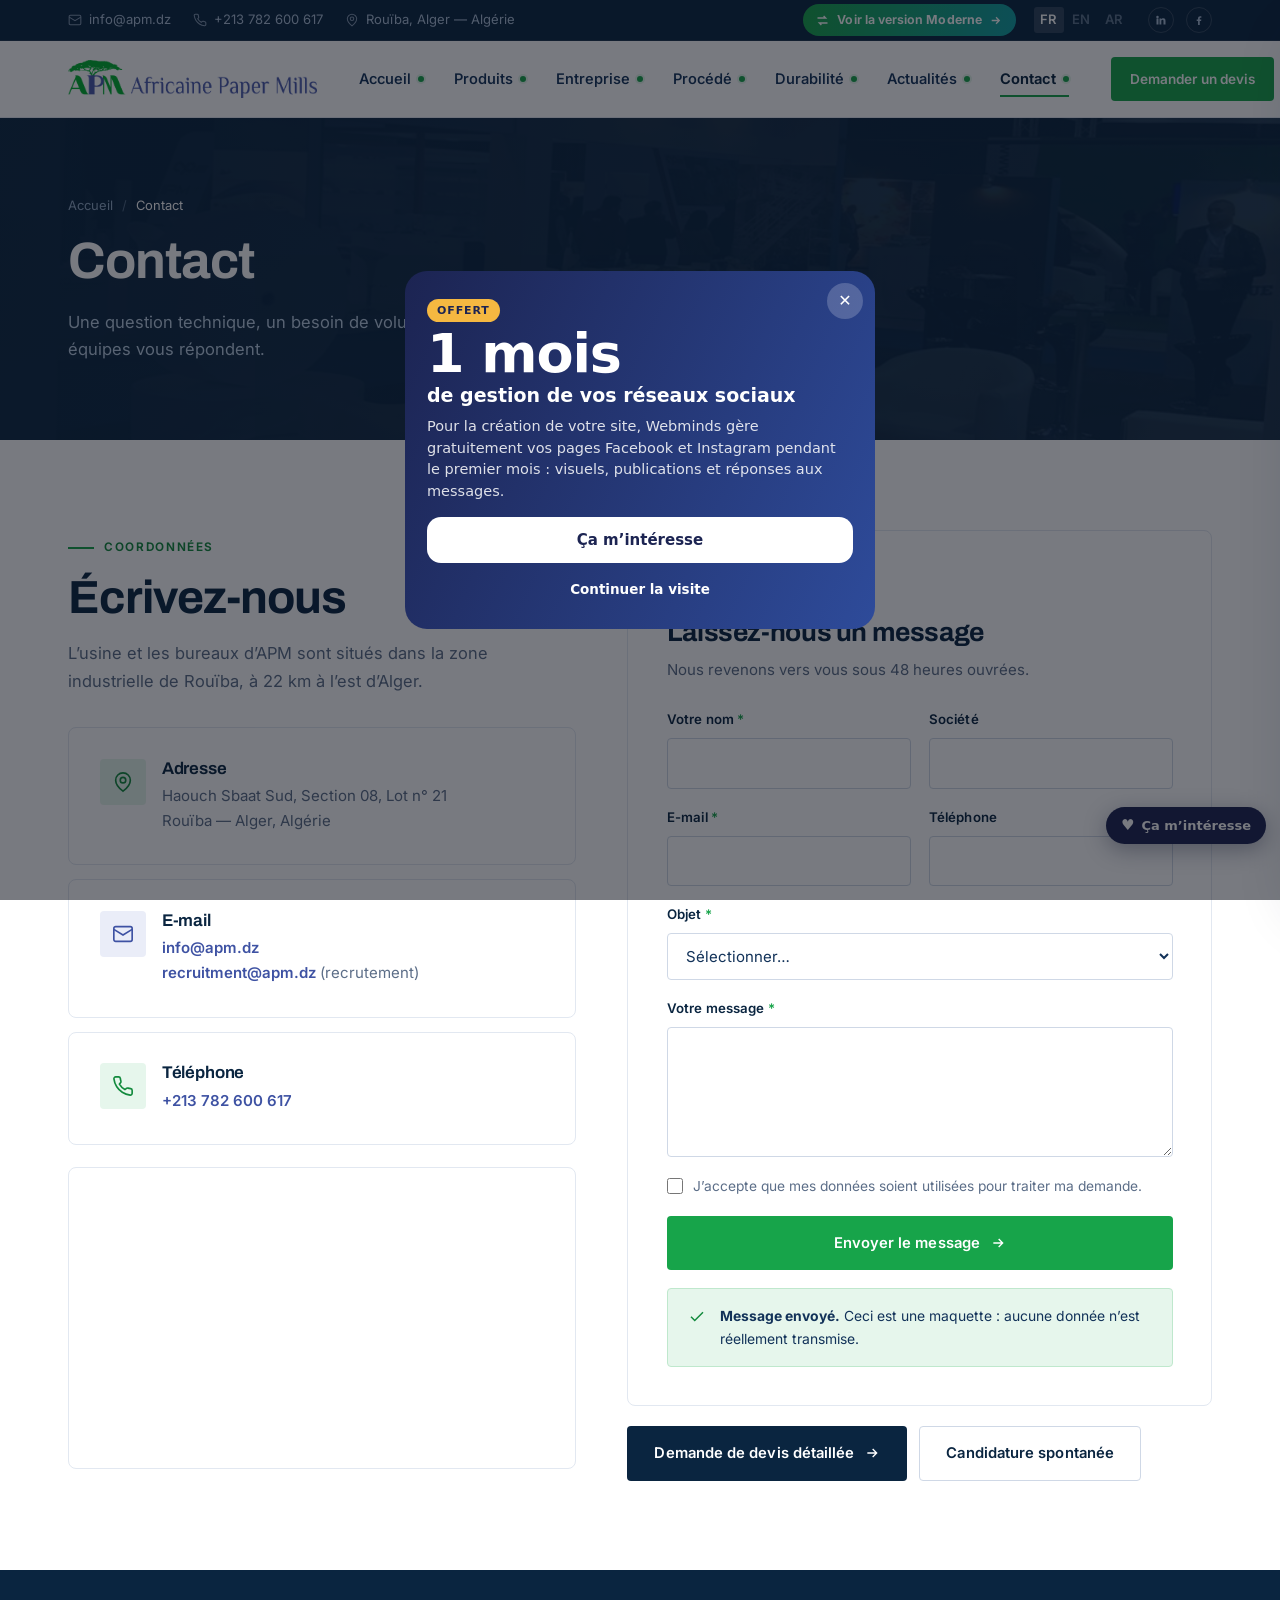
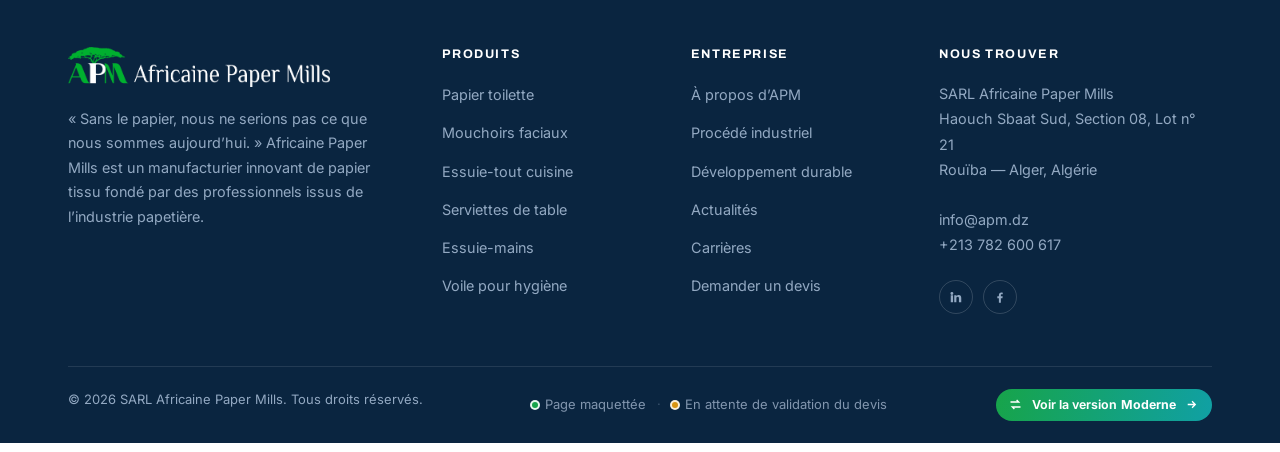
<file: contact.html>
<!DOCTYPE html>
<html lang="fr">
<head>
<meta charset="utf-8">
<meta name="viewport" content="width=device-width,initial-scale=1">
<title>Contact — Africaine Paper Mills, Rouïba Alger | APM</title>
<meta name="description" content="Contactez Africaine Paper Mills : Haouch Sbaat Sud, Section 08, Lot n° 21, Rouïba, Alger, Algérie. info@apm.dz · +213 782 600 617.">
<link rel="icon" href="assets/img/brand/icon.png">
<link rel="preconnect" href="https://fonts.googleapis.com">
<link rel="preconnect" href="https://fonts.gstatic.com" crossorigin>
<link href="https://fonts.googleapis.com/css2?family=Archivo:wght@500;600;700;800&family=Inter:wght@400;500;600;700&display=swap" rel="stylesheet">
<link rel="stylesheet" href="assets/css/corporate.css">
</head>
<body>
<div class="topbar">
  <div class="container topbar__inner">
    <div class="topbar__meta">
      <a href="mailto:info@apm.dz"><svg viewBox="0 0 24 24" fill="none" stroke="currentColor" stroke-width="1.8"><rect x="2" y="4" width="20" height="16" rx="2"/><path d="m2 7 10 6 10-6"/></svg>info@apm.dz</a>
      <a href="tel:+213782600617"><svg viewBox="0 0 24 24" fill="none" stroke="currentColor" stroke-width="1.8"><path d="M22 16.9v3a2 2 0 0 1-2.2 2 19.8 19.8 0 0 1-8.6-3.1 19.5 19.5 0 0 1-6-6A19.8 19.8 0 0 1 2.1 4.2 2 2 0 0 1 4.1 2h3a2 2 0 0 1 2 1.7c.1 1 .3 1.9.6 2.8a2 2 0 0 1-.5 2.1L8.1 9.9a16 16 0 0 0 6 6l1.3-1.1a2 2 0 0 1 2.1-.5c.9.3 1.8.5 2.8.6a2 2 0 0 1 1.7 2z"/></svg>+213 782 600 617</a>
      <span class="hide-sm" style="display:inline-flex;align-items:center;gap:7px"><svg viewBox="0 0 24 24" fill="none" stroke="currentColor" stroke-width="1.8" style="width:14px;height:14px;opacity:.75"><path d="M20 10c0 6-8 12-8 12s-8-6-8-12a8 8 0 0 1 16 0z"/><circle cx="12" cy="10" r="3"/></svg>Rouïba, Alger — Algérie</span>
    </div>
    <div class="topbar__right">
      <a href="moderne/index.html" class="vswitch" aria-label="Basculer vers la proposition Moderne" title="Basculer vers la proposition Moderne"><svg class="vswitch__ico" viewBox="0 0 24 24" fill="none" stroke="currentColor" stroke-width="2.2"><path d="M4 8h13l-3.2-3.2M20 16H7l3.2 3.2"/></svg><span>Voir la version <strong>Moderne</strong></span><svg class="vswitch__arrow" viewBox="0 0 24 24" fill="none" stroke="currentColor" stroke-width="2.4"><path d="M5 12h14M13 6l6 6-6 6"/></svg></a>
      <div class="lang" title="Versions linguistiques prévues"><span class="is-active">FR</span><span class="is-off">EN</span><span class="is-off">AR</span></div>
      <div class="topbar__social">
        <a href="https://www.linkedin.com/company/africaine-paper-mills" target="_blank" rel="noopener" aria-label="LinkedIn"><svg viewBox="0 0 24 24" fill="currentColor"><path d="M4.98 3.5a2.5 2.5 0 1 1 0 5 2.5 2.5 0 0 1 0-5zM3 9h4v12H3zM9 9h3.8v1.7h.05c.53-1 1.83-2.05 3.76-2.05C20.4 8.65 21 11 21 14.15V21h-4v-6.1c0-1.45-.03-3.32-2.02-3.32-2.02 0-2.33 1.58-2.33 3.21V21H9z"/></svg></a>
        <a href="https://web.facebook.com/APMAlgeria" target="_blank" rel="noopener" aria-label="Facebook"><svg viewBox="0 0 24 24" fill="currentColor"><path d="M13.5 22v-8h2.7l.4-3.1h-3.1V8.9c0-.9.25-1.5 1.55-1.5H16.7V4.6c-.3-.04-1.3-.13-2.47-.13-2.45 0-4.13 1.5-4.13 4.24v2.19H7.4V14h2.7v8z"/></svg></a>
      </div>
    </div>
  </div>
</div>

<header class="header">
  <div class="container header__inner">
    <a href="index.html" class="brand" aria-label="APM — Africaine Paper Mills">
      <img src="assets/img/brand/logo-line.png" alt="Africaine Paper Mills">
    </a>
    <nav class="nav">
      <a href="index.html">Accueil<span class="nav-dot" data-tip="Page maquettée"></span></a>
      <a href="produits.html">Produits<span class="nav-dot" data-tip="Page maquettée"></span></a>
      <a href="entreprise.html">Entreprise<span class="nav-dot" data-tip="Page maquettée"></span></a>
      <a href="procede.html">Procédé<span class="nav-dot" data-tip="Page maquettée"></span></a>
      <a href="durabilite.html">Durabilité<span class="nav-dot" data-tip="Page maquettée"></span></a>
      <a href="actualites.html">Actualités<span class="nav-dot" data-tip="Page maquettée"></span></a>
      <a href="contact.html" class="is-active">Contact<span class="nav-dot" data-tip="Page maquettée"></span></a>
    </nav>
    <div class="header__cta">
      <a href="devis.html" class="btn btn--green btn--sm">Demander un devis</a>
      <button class="burger" aria-label="Menu"><span></span><span></span><span></span></button>
    </div>
  </div>
</header>

<div class="scrim"></div>
<nav class="mobile-nav" aria-label="Navigation mobile">
  <div class="mobile-nav__head">
    <img src="assets/img/brand/logo-line.png" alt="APM">
    <button class="burger is-open" aria-label="Fermer"><span></span><span></span><span></span></button>
  </div>
  <a href="index.html">Accueil<span class="nav-dot" data-tip="Page maquettée"></span></a>
  <a href="produits.html">Produits<span class="nav-dot" data-tip="Page maquettée"></span></a>
  <a href="entreprise.html">Entreprise<span class="nav-dot" data-tip="Page maquettée"></span></a>
  <a href="procede.html">Procédé industriel<span class="nav-dot" data-tip="Page maquettée"></span></a>
  <a href="durabilite.html">Durabilité<span class="nav-dot" data-tip="Page maquettée"></span></a>
  <a href="actualites.html">Actualités<span class="nav-dot" data-tip="Page maquettée"></span></a>
  <a href="carrieres.html">Carrières<span class="nav-dot" data-tip="Page maquettée"></span></a>
  <a href="contact.html">Contact<span class="nav-dot" data-tip="Page maquettée"></span></a>
  <a href="moderne/index.html" class="vswitch vswitch--block" aria-label="Basculer vers la proposition Moderne" title="Basculer vers la proposition Moderne"><svg class="vswitch__ico" viewBox="0 0 24 24" fill="none" stroke="currentColor" stroke-width="2.2"><path d="M4 8h13l-3.2-3.2M20 16H7l3.2 3.2"/></svg><span>Voir la version <strong>Moderne</strong></span><svg class="vswitch__arrow" viewBox="0 0 24 24" fill="none" stroke="currentColor" stroke-width="2.4"><path d="M5 12h14M13 6l6 6-6 6"/></svg></a>
  <a href="devis.html" class="btn btn--green btn--block">Demander un devis</a>
</nav>

<main>
<section class="pagehead">
  <div class="pagehead__bg"><img src="assets/img/plant/booth-wide.jpg" alt=""></div>
  <div class="container pagehead__inner">
    <div class="crumbs"><a href="index.html">Accueil</a><span>/</span><span style="opacity:1;color:#fff">Contact</span></div>
    <h1>Contact</h1>
    <p>Une question technique, un besoin de volume, une demande d’échantillon : nos équipes vous répondent.</p>
  </div>
</section>

<section class="section">
  <div class="container">
    <div class="grid" style="grid-template-columns:1fr 1.15fr;gap:clamp(32px,4vw,64px);align-items:start">
      <div class="reveal">
        <p class="eyebrow">Coordonnées</p>
        <h2 style="margin-top:14px">Écrivez-nous</h2>
        <p style="margin-top:16px;color:var(--muted)">L’usine et les bureaux d’APM sont situés dans la zone
          industrielle de Rouïba, à 22 km à l’est d’Alger.</p>

        <div class="grid" style="gap:14px;margin-top:32px">
          <div class="card" style="display:flex;gap:16px;align-items:flex-start">
            <div class="card__icon" style="margin:0;flex:none"><svg viewBox="0 0 24 24" fill="none" stroke="currentColor" stroke-width="1.8"><path d="M20 10c0 6-8 12-8 12s-8-6-8-12a8 8 0 0 1 16 0z"/><circle cx="12" cy="10" r="3"/></svg></div>
            <div><h4>Adresse</h4><p style="margin-top:6px">Haouch Sbaat Sud, Section 08, Lot n° 21<br>Rouïba — Alger, Algérie</p></div>
          </div>
          <div class="card" style="display:flex;gap:16px;align-items:flex-start">
            <div class="card__icon card__icon--blue" style="margin:0;flex:none"><svg viewBox="0 0 24 24" fill="none" stroke="currentColor" stroke-width="1.8"><rect x="2" y="4" width="20" height="16" rx="2"/><path d="m2 7 10 6 10-6"/></svg></div>
            <div><h4>E-mail</h4><p style="margin-top:6px"><a href="mailto:info@apm.dz" style="color:var(--blue);font-weight:600">info@apm.dz</a><br>
              <a href="mailto:recruitment@apm.dz" style="color:var(--blue);font-weight:600">recruitment@apm.dz</a> (recrutement)</p></div>
          </div>
          <div class="card" style="display:flex;gap:16px;align-items:flex-start">
            <div class="card__icon" style="margin:0;flex:none"><svg viewBox="0 0 24 24" fill="none" stroke="currentColor" stroke-width="1.8"><path d="M22 16.9v3a2 2 0 0 1-2.2 2 19.8 19.8 0 0 1-8.6-3.1 19.5 19.5 0 0 1-6-6A19.8 19.8 0 0 1 2.1 4.2 2 2 0 0 1 4.1 2h3a2 2 0 0 1 2 1.7c.1 1 .3 1.9.6 2.8a2 2 0 0 1-.5 2.1L8.1 9.9a16 16 0 0 0 6 6l1.3-1.1a2 2 0 0 1 2.1-.5c.9.3 1.8.5 2.8.6a2 2 0 0 1 1.7 2z"/></svg></div>
            <div><h4>Téléphone</h4><p style="margin-top:6px"><a href="tel:+213782600617" style="color:var(--blue);font-weight:600">+213 782 600 617</a></p></div>
          </div>
        </div>

        <div style="margin-top:22px;border-radius:var(--radius-lg);overflow:hidden;border:1px solid var(--line)">
          <iframe title="Localisation de l’usine APM à Rouïba"
            src="https://www.openstreetmap.org/export/embed.html?bbox=3.26%2C36.72%2C3.32%2C36.76&amp;layer=mapnik&amp;marker=36.7407%2C3.2896"
            style="width:100%;height:300px;border:0;display:block" loading="lazy"></iframe>
        </div>
      </div>

      <div class="reveal" data-d="1">
        <div class="card" style="padding:clamp(26px,3vw,40px)">
          <p class="eyebrow">Formulaire</p>
          <h3 style="margin-top:14px;margin-bottom:6px">Laissez-nous un message</h3>
          <p style="margin-bottom:26px">Nous revenons vers vous sous 48 heures ouvrées.</p>
          <form class="form" data-demo>
            <div class="form-row">
              <div class="field"><label for="f-nom">Votre nom <span class="req">*</span></label><input id="f-nom" required></div>
              <div class="field"><label for="f-soc">Société</label><input id="f-soc"></div>
            </div>
            <div class="form-row">
              <div class="field"><label for="f-mail">E-mail <span class="req">*</span></label><input id="f-mail" type="email" required></div>
              <div class="field"><label for="f-tel">Téléphone</label><input id="f-tel" type="tel"></div>
            </div>
            <div class="field"><label for="f-obj">Objet <span class="req">*</span></label>
              <select id="f-obj" required>
                <option value="">Sélectionner…</option>
                <option>Demande commerciale / devis</option>
                <option>Demande d’échantillon</option>
                <option>Question technique</option>
                <option>Fournisseur / partenariat</option>
                <option>Presse & communication</option>
                <option>Autre</option>
              </select></div>
            <div class="field"><label for="f-msg">Votre message <span class="req">*</span></label>
              <textarea id="f-msg" required></textarea></div>
            <label class="checkline"><input type="checkbox" required>
              <span>J’accepte que mes données soient utilisées pour traiter ma demande.</span></label>
            <button type="submit" class="btn btn--green btn--block">Envoyer le message <svg viewBox="0 0 24 24" fill="none" stroke="currentColor" stroke-width="2"><path d="M5 12h14M13 6l6 6-6 6"/></svg></button>
            <div class="notice notice--ok" hidden data-demo-msg>
              <svg viewBox="0 0 24 24" fill="none" stroke="currentColor" stroke-width="2"><path d="M20 7 9 18l-5-5"/></svg>
              <span><strong>Message envoyé.</strong> Ceci est une maquette : aucune donnée n’est réellement transmise.</span>
            </div>
          </form>
        </div>
        <div style="margin-top:20px;display:flex;gap:12px;flex-wrap:wrap">
          <a href="devis.html" class="btn btn--primary">Demande de devis détaillée <svg viewBox="0 0 24 24" fill="none" stroke="currentColor" stroke-width="2"><path d="M5 12h14M13 6l6 6-6 6"/></svg></a>
          <a href="carrieres.html" class="btn btn--ghost">Candidature spontanée</a>
        </div>
      </div>
    </div>
  </div>
</section>
</main>

<footer class="footer">
  <div class="container">
    <div class="footer__grid">
      <div class="footer__brand">
        <img src="assets/img/brand/logo-dark.png" alt="Africaine Paper Mills">
        <p>« Sans le papier, nous ne serions pas ce que nous sommes aujourd’hui. » Africaine Paper Mills
          est un manufacturier innovant de papier tissu fondé par des professionnels issus de l’industrie papetière.</p>
      </div>
      <div>
        <h5>Produits</h5>
        <ul>
          <li><a href="produit-papier-toilette.html">Papier toilette</a></li>
          <li><a href="produits.html">Mouchoirs faciaux</a></li>
          <li><a href="produits.html">Essuie-tout cuisine</a></li>
          <li><a href="produits.html">Serviettes de table</a></li>
          <li><a href="produits.html">Essuie-mains</a></li>
          <li><a href="produits.html">Voile pour hygiène</a></li>
        </ul>
      </div>
      <div>
        <h5>Entreprise</h5>
        <ul>
          <li><a href="entreprise.html">À propos d’APM</a></li>
          <li><a href="procede.html">Procédé industriel</a></li>
          <li><a href="durabilite.html">Développement durable</a></li>
          <li><a href="actualites.html">Actualités</a></li>
          <li><a href="carrieres.html">Carrières</a></li>
          <li><a href="devis.html">Demander un devis</a></li>
        </ul>
      </div>
      <div>
        <h5>Nous trouver</h5>
        <address>
          SARL Africaine Paper Mills<br>
          Haouch Sbaat Sud, Section 08, Lot n° 21<br>
          Rouïba — Alger, Algérie<br><br>
          <a href="mailto:info@apm.dz">info@apm.dz</a><br>
          <a href="tel:+213782600617">+213 782 600 617</a>
        </address>
        <div class="footer__social" style="margin-top:22px">
          <a href="https://www.linkedin.com/company/africaine-paper-mills" target="_blank" rel="noopener" aria-label="LinkedIn"><svg viewBox="0 0 24 24" fill="currentColor"><path d="M4.98 3.5a2.5 2.5 0 1 1 0 5 2.5 2.5 0 0 1 0-5zM3 9h4v12H3zM9 9h3.8v1.7h.05c.53-1 1.83-2.05 3.76-2.05C20.4 8.65 21 11 21 14.15V21h-4v-6.1c0-1.45-.03-3.32-2.02-3.32-2.02 0-2.33 1.58-2.33 3.21V21H9z"/></svg></a>
          <a href="https://web.facebook.com/APMAlgeria" target="_blank" rel="noopener" aria-label="Facebook"><svg viewBox="0 0 24 24" fill="currentColor"><path d="M13.5 22v-8h2.7l.4-3.1h-3.1V8.9c0-.9.25-1.5 1.55-1.5H16.7V4.6c-.3-.04-1.3-.13-2.47-.13-2.45 0-4.13 1.5-4.13 4.24v2.19H7.4V14h2.7v8z"/></svg></a>
        </div>
      </div>
    </div>
    <div class="footer__bar">
      <span>© <span data-year>2026</span> SARL Africaine Paper Mills. Tous droits réservés.</span>
      <span class="legend"><span class="nav-dot" data-tip="Page maquettée"></span> Page maquettée<span class="sep">·</span><span class="nav-dot nav-dot--wait" data-tip="En attente de validation du devis"></span> En attente de validation du devis</span>
      <a href="moderne/index.html" class="vswitch" aria-label="Basculer vers la proposition Moderne" title="Basculer vers la proposition Moderne"><svg class="vswitch__ico" viewBox="0 0 24 24" fill="none" stroke="currentColor" stroke-width="2.2"><path d="M4 8h13l-3.2-3.2M20 16H7l3.2 3.2"/></svg><span>Voir la version <strong>Moderne</strong></span><svg class="vswitch__arrow" viewBox="0 0 24 24" fill="none" stroke="currentColor" stroke-width="2.4"><path d="M5 12h14M13 6l6 6-6 6"/></svg></a>
    </div>
  </div>
</footer>

<script src="assets/js/corporate.js"></script><script data-wml>(function(){if(window.__wmL)return;window.__wmL=1;
var C={"p": "APM Africaine Paper Mills", "mail": null, "wa": "213797372452", "v": [["/", "Version corporate", "Claire et rassurante"], ["/moderne/", "Version moderne", "Immersive et animée"]]};
function ready(f){document.readyState==='loading'?document.addEventListener('DOMContentLoaded',f):f()}
ready(function(){
var css='.wmL-b{position:fixed;right:14px;bottom:calc(56px + env(safe-area-inset-bottom));z-index:2147483000;border:0;border-radius:999px;background:#1C2452;color:#fff;font:700 13px/1 system-ui,-apple-system,Segoe UI,Roboto,sans-serif;padding:11px 15px;box-shadow:0 6px 22px rgba(20,30,60,.35);cursor:pointer;display:flex;align-items:center;gap:7px}'
+'@media(max-width:520px){.wmL-b{bottom:calc(112px + env(safe-area-inset-bottom));font-size:12.5px;padding:10px 13px}}'
+'.wmL-m{position:fixed;inset:0;z-index:2147483001;background:rgba(10,14,25,.55);display:none;align-items:flex-end;justify-content:center;font-family:system-ui,-apple-system,Segoe UI,Roboto,sans-serif}.wmL-m.on{display:flex}@media(min-width:700px){.wmL-m{align-items:center;padding:20px}}'
+'.wmL-x{box-sizing:border-box;position:relative;background:#fff;color:#1C2452;width:100%;max-width:470px;max-height:92vh;overflow:auto;border-radius:22px 22px 0 0;padding:24px 22px calc(22px + env(safe-area-inset-bottom));text-align:left}@media(min-width:700px){.wmL-x{border-radius:22px}}'
+'.wmL-x *{box-sizing:border-box}.wmL-c{position:absolute;top:12px;right:12px;width:36px;height:36px;border:0;border-radius:50%;background:#F0F2F1;font-size:16px;cursor:pointer;color:#1C2452}'
+'.wmL-x h3{font:800 26px/1.1 system-ui,-apple-system,sans-serif;margin:4px 40px 10px 0;color:inherit}.wmL-x p{margin:0 0 14px;line-height:1.5;font-size:14.5px;opacity:.85}'
+'.wmL-o{background:linear-gradient(115deg,#1C2452,#2E4B9A);color:#fff}.wmL-o .wmL-c{background:rgba(255,255,255,.2);color:#fff}.wmL-big{font:900 54px/.95 system-ui,-apple-system,sans-serif;letter-spacing:-.02em;margin:6px 0 2px}.wmL-big small{display:block;font-size:19px;font-weight:700;letter-spacing:0;margin-top:6px}'
+'.wmL-tag{display:inline-block;background:#F5B841;color:#1C2452;font:800 11px system-ui,sans-serif;letter-spacing:.08em;border-radius:999px;padding:5px 10px}'
+'.wmL-btn{display:flex;align-items:center;justify-content:center;width:100%;border:0;border-radius:14px;padding:14px;font:800 15px system-ui,-apple-system,sans-serif;cursor:pointer;margin-top:8px}.wmL-w{background:#fff;color:#1C2452}.wmL-g{background:#1FAF55;color:#fff}.wmL-n{background:#1C2452;color:#fff}.wmL-l{background:transparent;color:inherit;font-weight:600;font-size:13.5px;padding:10px}'
+'.wmL-s{font:700 11.5px system-ui,sans-serif;text-transform:uppercase;letter-spacing:.06em;opacity:.6;margin:12px 0 8px}.wmL-ch{display:grid;gap:8px}.wmL-ch label{display:flex;align-items:center;gap:10px;border:1.5px solid #E2E6E3;border-radius:12px;padding:11px 12px;cursor:pointer;font-size:14px;font-weight:600}.wmL-ch label small{display:block;font-weight:500;opacity:.65;font-size:12px}.wmL-ch input{width:18px;height:18px;flex:none;accent-color:#1FAF55}'
+'.wmL-f{display:grid;gap:8px;margin:12px 0 6px}.wmL-f input{border:1.5px solid #E2E6E3;border-radius:12px;padding:12px;font:500 16px system-ui,sans-serif;color:#1C2452;background:#fff;-webkit-user-select:text!important;user-select:text!important;width:100%}'
+'.wmL-ok{text-align:center}.wmL-ok i{display:grid;place-items:center;width:64px;height:64px;margin:6px auto 12px;border-radius:50%;background:#E8F7EE;color:#1FAF55;font-style:normal;font-size:30px}';
var st=document.createElement('style');st.textContent=css;document.head.appendChild(st);
function ss(k,v){try{if(v===undefined)return sessionStorage.getItem(k);sessionStorage.setItem(k,v)}catch(e){}}
var p=location.pathname,cur=0;C.v.forEach(function(v,i){if(v[0]!=='/'&&p.indexOf(v[0])===0)cur=i});
var off=document.createElement('div');off.className='wmL-m';off.innerHTML='<div class="wmL-x wmL-o" role="dialog" aria-modal="true"><button class="wmL-c" type="button" aria-label="Fermer">✕</button><span class="wmL-tag">OFFERT</span><div class="wmL-big">1 mois<small>de gestion de vos réseaux sociaux</small></div><p style="margin-top:12px">Pour la création de votre site, Webminds gère gratuitement vos pages Facebook et Instagram pendant le premier mois : visuels, publications et réponses aux messages.</p><button class="wmL-btn wmL-w" type="button" data-i>Ça m’intéresse</button><button class="wmL-btn wmL-l" type="button" data-c>Continuer la visite</button></div>';
var ch='';C.v.forEach(function(v,i){ch+='<label><input type="radio" name="wmLv" value="'+v[1]+'"'+(i===cur?' checked':'')+'><span>'+v[1]+(v[2]?'<small>'+v[2]+'</small>':'')+'</span></label>'});
var it=document.createElement('div');it.className='wmL-m';it.innerHTML='<div class="wmL-x" role="dialog" aria-modal="true"><button class="wmL-c" type="button" aria-label="Fermer">✕</button><div data-s1><h3>Cette maquette vous plaît ?</h3><p>Choisissez la version qui vous intéresse : Webminds vous recontacte pour vous la présenter.</p>'+(C.v.length>1?'<div class="wmL-s">La version préférée</div><div class="wmL-ch">'+ch+'</div>':'')+'<div class="wmL-s">En plus</div><div class="wmL-ch"><label><input type="checkbox" value="Gestion des réseaux sociaux (1 mois offert)"><span>Réseaux sociaux<small>1 mois de gestion offert avec le site</small></span></label></div><div class="wmL-f"><input name="n" placeholder="Votre nom" autocomplete="name"><input name="t" type="tel" inputmode="tel" placeholder="Votre téléphone (facultatif)" autocomplete="tel"></div><button class="wmL-btn wmL-g" type="button" data-w>Envoyer sur WhatsApp</button>'+(C.mail?'<button class="wmL-btn wmL-l" type="button" data-e>Envoyer par e-mail</button>':'')+'</div><div class="wmL-ok" data-s2 hidden><i>✓</i><h3 style="margin:0 0 8px">Merci !</h3><p>Votre choix a bien été transmis à Webminds. Nous vous recontactons très vite.</p><button class="wmL-btn wmL-n" type="button" data-c>Continuer la visite</button></div></div>';
document.body.appendChild(off);document.body.appendChild(it);
var b=document.createElement('button');b.type='button';b.className='wmL-b';b.innerHTML='<b style="font-size:15px">♥</b>Ça m’intéresse';document.body.appendChild(b);
function op(m){off.classList.remove('on');it.classList.remove('on');m.classList.add('on')}
[off,it].forEach(function(m){m.addEventListener('click',function(e){if(e.target===m||e.target.closest('.wmL-c')||e.target.closest('[data-c]'))m.classList.remove('on')})});
b.onclick=function(){op(it)};off.querySelector('[data-i]').onclick=function(){op(it)};
function msg(){var v=(it.querySelector('input[name=wmLv]:checked')||{}).value||C.v[cur][1],x=[].map.call(it.querySelectorAll('input[type=checkbox]:checked'),function(c){return c.value}),n=it.querySelector('[name=n]').value.trim(),t=it.querySelector('[name=t]').value.trim();
 return{v:v,x:x,n:n,t:t,txt:'Bonjour Webminds, la maquette '+C.p+' m’intéresse.\nVersion préférée : '+v+(x.length?'\nEn plus : '+x.join(', '):'')+(n?'\nNom : '+n:'')+(t?'\nTéléphone : '+t:'')+'\nLien : '+location.origin+C.v[cur][0]}}
function mail(m){if(!C.mail)return;try{fetch('https://formsubmit.co/ajax/'+C.mail,{method:'POST',keepalive:true,headers:{'Content-Type':'application/json','Accept':'application/json'},body:JSON.stringify({_subject:'Maquette '+C.p+' : intéressé ('+m.v+')',Prospect:C.p,Version:m.v,Options:m.x.join(', ')||'-',Nom:m.n||'-',Telephone:m.t||'-',Lien:location.origin+C.v[cur][0],_template:'table',_captcha:'false'})}).catch(function(){})}catch(e){}}
function done(){it.querySelector('[data-s1]').hidden=true;it.querySelector('[data-s2]').hidden=false;ss('wmL-sent','1')}
it.querySelector('[data-w]').onclick=function(){var m=msg();mail(m);done();location.href='https://wa.me/'+C.wa+'?text='+encodeURIComponent(m.txt)};
var e=it.querySelector('[data-e]');if(e)e.onclick=function(){mail(msg());done()};
var sh=ss('wmL-off');addEventListener('scroll',function(){var r=(scrollY+innerHeight)/document.documentElement.scrollHeight;
 if(!sh&&scrollY>500&&r>.3){sh=1;ss('wmL-off','1');op(off)}
 if(!ss('wmL-it')&&!ss('wmL-sent')&&sh&&r>.92&&!off.classList.contains('on')){ss('wmL-it','1');op(it)}},{passive:true});
});})();
</script></body>
</html>
</file>
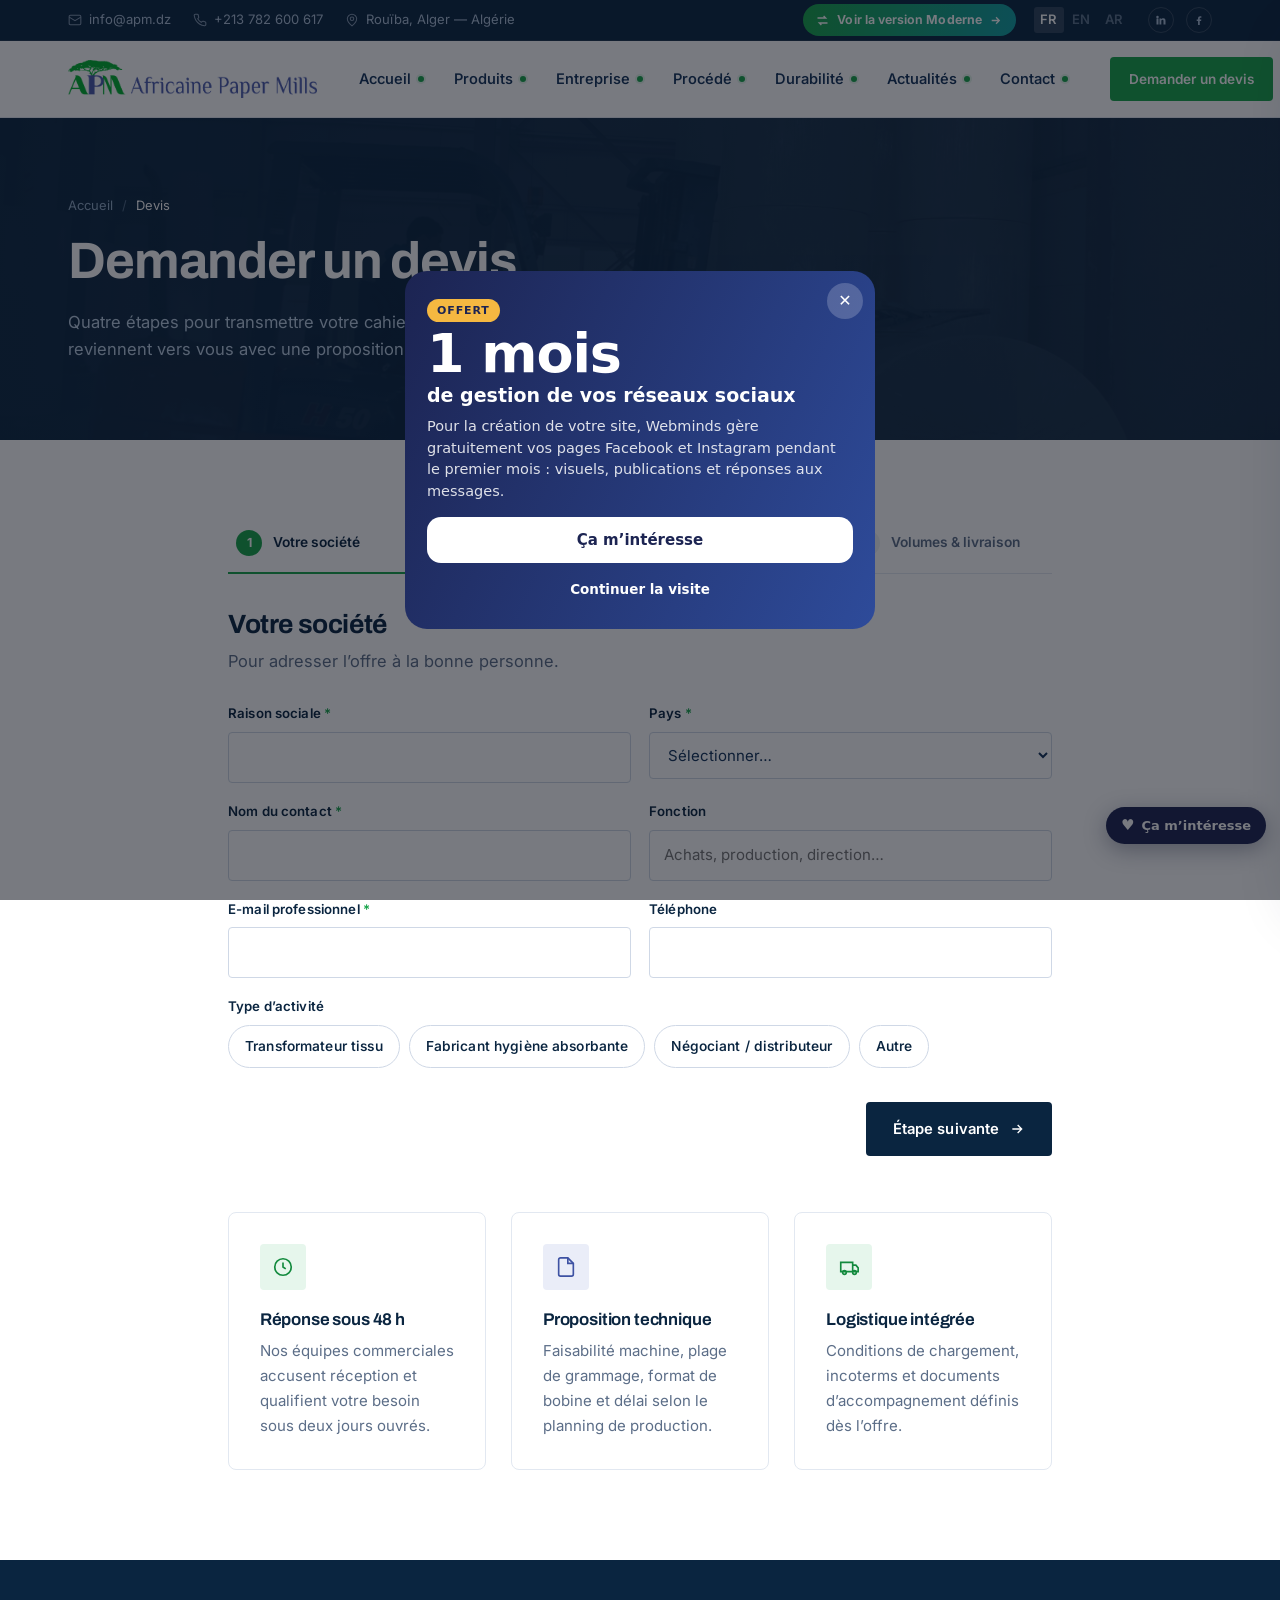
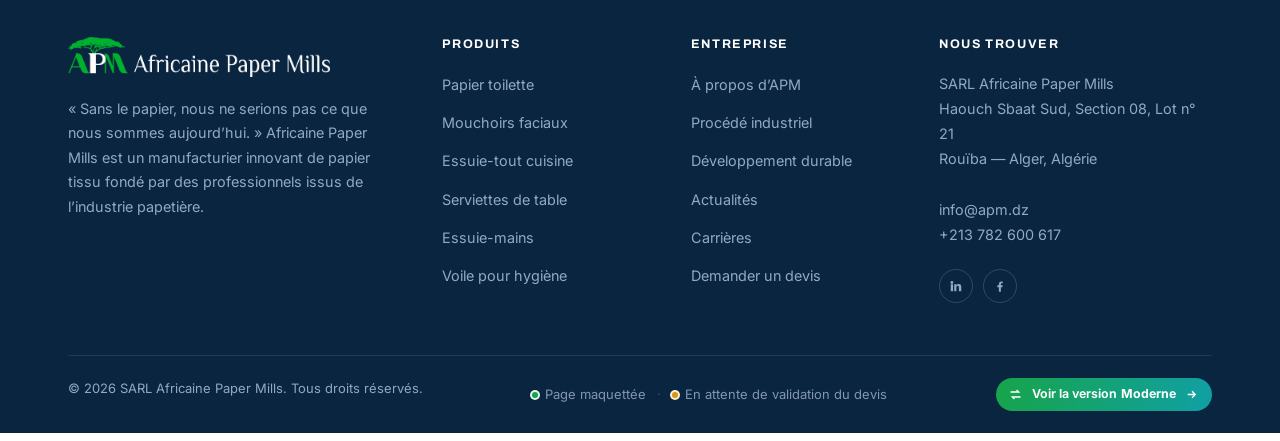
<file: devis.html>
<!DOCTYPE html>
<html lang="fr">
<head>
<meta charset="utf-8">
<meta name="viewport" content="width=device-width,initial-scale=1">
<title>Demander un devis — Bobines mères de papier tissu | APM</title>
<meta name="description" content="Formulaire de demande de devis APM : grade, grammage, laize, diamètre, mandrin, volumes et conditions de livraison.">
<link rel="icon" href="assets/img/brand/icon.png">
<link rel="preconnect" href="https://fonts.googleapis.com">
<link rel="preconnect" href="https://fonts.gstatic.com" crossorigin>
<link href="https://fonts.googleapis.com/css2?family=Archivo:wght@500;600;700;800&family=Inter:wght@400;500;600;700&display=swap" rel="stylesheet">
<link rel="stylesheet" href="assets/css/corporate.css">
</head>
<body>
<div class="topbar">
  <div class="container topbar__inner">
    <div class="topbar__meta">
      <a href="mailto:info@apm.dz"><svg viewBox="0 0 24 24" fill="none" stroke="currentColor" stroke-width="1.8"><rect x="2" y="4" width="20" height="16" rx="2"/><path d="m2 7 10 6 10-6"/></svg>info@apm.dz</a>
      <a href="tel:+213782600617"><svg viewBox="0 0 24 24" fill="none" stroke="currentColor" stroke-width="1.8"><path d="M22 16.9v3a2 2 0 0 1-2.2 2 19.8 19.8 0 0 1-8.6-3.1 19.5 19.5 0 0 1-6-6A19.8 19.8 0 0 1 2.1 4.2 2 2 0 0 1 4.1 2h3a2 2 0 0 1 2 1.7c.1 1 .3 1.9.6 2.8a2 2 0 0 1-.5 2.1L8.1 9.9a16 16 0 0 0 6 6l1.3-1.1a2 2 0 0 1 2.1-.5c.9.3 1.8.5 2.8.6a2 2 0 0 1 1.7 2z"/></svg>+213 782 600 617</a>
      <span class="hide-sm" style="display:inline-flex;align-items:center;gap:7px"><svg viewBox="0 0 24 24" fill="none" stroke="currentColor" stroke-width="1.8" style="width:14px;height:14px;opacity:.75"><path d="M20 10c0 6-8 12-8 12s-8-6-8-12a8 8 0 0 1 16 0z"/><circle cx="12" cy="10" r="3"/></svg>Rouïba, Alger — Algérie</span>
    </div>
    <div class="topbar__right">
      <a href="moderne/index.html" class="vswitch" aria-label="Basculer vers la proposition Moderne" title="Basculer vers la proposition Moderne"><svg class="vswitch__ico" viewBox="0 0 24 24" fill="none" stroke="currentColor" stroke-width="2.2"><path d="M4 8h13l-3.2-3.2M20 16H7l3.2 3.2"/></svg><span>Voir la version <strong>Moderne</strong></span><svg class="vswitch__arrow" viewBox="0 0 24 24" fill="none" stroke="currentColor" stroke-width="2.4"><path d="M5 12h14M13 6l6 6-6 6"/></svg></a>
      <div class="lang" title="Versions linguistiques prévues"><span class="is-active">FR</span><span class="is-off">EN</span><span class="is-off">AR</span></div>
      <div class="topbar__social">
        <a href="https://www.linkedin.com/company/africaine-paper-mills" target="_blank" rel="noopener" aria-label="LinkedIn"><svg viewBox="0 0 24 24" fill="currentColor"><path d="M4.98 3.5a2.5 2.5 0 1 1 0 5 2.5 2.5 0 0 1 0-5zM3 9h4v12H3zM9 9h3.8v1.7h.05c.53-1 1.83-2.05 3.76-2.05C20.4 8.65 21 11 21 14.15V21h-4v-6.1c0-1.45-.03-3.32-2.02-3.32-2.02 0-2.33 1.58-2.33 3.21V21H9z"/></svg></a>
        <a href="https://web.facebook.com/APMAlgeria" target="_blank" rel="noopener" aria-label="Facebook"><svg viewBox="0 0 24 24" fill="currentColor"><path d="M13.5 22v-8h2.7l.4-3.1h-3.1V8.9c0-.9.25-1.5 1.55-1.5H16.7V4.6c-.3-.04-1.3-.13-2.47-.13-2.45 0-4.13 1.5-4.13 4.24v2.19H7.4V14h2.7v8z"/></svg></a>
      </div>
    </div>
  </div>
</div>

<header class="header">
  <div class="container header__inner">
    <a href="index.html" class="brand" aria-label="APM — Africaine Paper Mills">
      <img src="assets/img/brand/logo-line.png" alt="Africaine Paper Mills">
    </a>
    <nav class="nav">
      <a href="index.html">Accueil<span class="nav-dot" data-tip="Page maquettée"></span></a>
      <a href="produits.html">Produits<span class="nav-dot" data-tip="Page maquettée"></span></a>
      <a href="entreprise.html">Entreprise<span class="nav-dot" data-tip="Page maquettée"></span></a>
      <a href="procede.html">Procédé<span class="nav-dot" data-tip="Page maquettée"></span></a>
      <a href="durabilite.html">Durabilité<span class="nav-dot" data-tip="Page maquettée"></span></a>
      <a href="actualites.html">Actualités<span class="nav-dot" data-tip="Page maquettée"></span></a>
      <a href="contact.html">Contact<span class="nav-dot" data-tip="Page maquettée"></span></a>
    </nav>
    <div class="header__cta">
      <a href="devis.html" class="btn btn--green btn--sm">Demander un devis</a>
      <button class="burger" aria-label="Menu"><span></span><span></span><span></span></button>
    </div>
  </div>
</header>

<div class="scrim"></div>
<nav class="mobile-nav" aria-label="Navigation mobile">
  <div class="mobile-nav__head">
    <img src="assets/img/brand/logo-line.png" alt="APM">
    <button class="burger is-open" aria-label="Fermer"><span></span><span></span><span></span></button>
  </div>
  <a href="index.html">Accueil<span class="nav-dot" data-tip="Page maquettée"></span></a>
  <a href="produits.html">Produits<span class="nav-dot" data-tip="Page maquettée"></span></a>
  <a href="entreprise.html">Entreprise<span class="nav-dot" data-tip="Page maquettée"></span></a>
  <a href="procede.html">Procédé industriel<span class="nav-dot" data-tip="Page maquettée"></span></a>
  <a href="durabilite.html">Durabilité<span class="nav-dot" data-tip="Page maquettée"></span></a>
  <a href="actualites.html">Actualités<span class="nav-dot" data-tip="Page maquettée"></span></a>
  <a href="carrieres.html">Carrières<span class="nav-dot" data-tip="Page maquettée"></span></a>
  <a href="contact.html">Contact<span class="nav-dot" data-tip="Page maquettée"></span></a>
  <a href="moderne/index.html" class="vswitch vswitch--block" aria-label="Basculer vers la proposition Moderne" title="Basculer vers la proposition Moderne"><svg class="vswitch__ico" viewBox="0 0 24 24" fill="none" stroke="currentColor" stroke-width="2.2"><path d="M4 8h13l-3.2-3.2M20 16H7l3.2 3.2"/></svg><span>Voir la version <strong>Moderne</strong></span><svg class="vswitch__arrow" viewBox="0 0 24 24" fill="none" stroke="currentColor" stroke-width="2.4"><path d="M5 12h14M13 6l6 6-6 6"/></svg></a>
  <a href="devis.html" class="btn btn--green btn--block">Demander un devis</a>
</nav>

<main>
<section class="pagehead">
  <div class="pagehead__bg"><img src="assets/img/plant/hero-mill.jpg" alt=""></div>
  <div class="container pagehead__inner">
    <div class="crumbs"><a href="index.html">Accueil</a><span>/</span><span style="opacity:1;color:#fff">Devis</span></div>
    <h1>Demander un devis</h1>
    <p>Quatre étapes pour transmettre votre cahier des charges. Nos équipes reviennent vers vous avec une proposition technique et commerciale.</p>
  </div>
</section>

<section class="section">
  <div class="container" style="max-width:920px">
    <div class="stepper reveal">
      <div class="stepper__i is-active"><span class="stepper__n">1</span><span class="stepper__t">Votre société</span></div>
      <div class="stepper__i"><span class="stepper__n">2</span><span class="stepper__t">Grades souhaités</span></div>
      <div class="stepper__i"><span class="stepper__n">3</span><span class="stepper__t">Spécifications bobine</span></div>
      <div class="stepper__i"><span class="stepper__n">4</span><span class="stepper__t">Volumes & livraison</span></div>
    </div>

    <form class="reveal" data-wizard data-demo>

      <!-- Étape 1 -->
      <div class="step-panel is-active">
        <h3>Votre société</h3>
        <p style="margin-top:8px;margin-bottom:28px;color:var(--muted)">Pour adresser l’offre à la bonne personne.</p>
        <div class="form">
          <div class="form-row">
            <div class="field"><label for="d-soc">Raison sociale <span class="req">*</span></label><input id="d-soc" required></div>
            <div class="field"><label for="d-pays">Pays <span class="req">*</span></label>
              <select id="d-pays" required>
                <option value="">Sélectionner…</option>
                <option>Algérie</option><option>Tunisie</option><option>Maroc</option><option>Libye</option>
                <option>Égypte</option><option>Mauritanie</option><option>Autre pays MENA</option><option>Autre</option>
              </select></div>
          </div>
          <div class="form-row">
            <div class="field"><label for="d-nom">Nom du contact <span class="req">*</span></label><input id="d-nom" required></div>
            <div class="field"><label for="d-fonc">Fonction</label><input id="d-fonc" placeholder="Achats, production, direction…"></div>
          </div>
          <div class="form-row">
            <div class="field"><label for="d-mail">E-mail professionnel <span class="req">*</span></label><input id="d-mail" type="email" required></div>
            <div class="field"><label for="d-tel">Téléphone</label><input id="d-tel" type="tel"></div>
          </div>
          <div class="field"><label>Type d’activité</label>
            <div class="chips">
              <label class="chip"><input type="checkbox"><span>Transformateur tissu</span></label>
              <label class="chip"><input type="checkbox"><span>Fabricant hygiène absorbante</span></label>
              <label class="chip"><input type="checkbox"><span>Négociant / distributeur</span></label>
              <label class="chip"><input type="checkbox"><span>Autre</span></label>
            </div>
          </div>
        </div>
        <div style="margin-top:34px;display:flex;justify-content:flex-end">
          <button type="button" class="btn btn--primary" data-next>Étape suivante <svg viewBox="0 0 24 24" fill="none" stroke="currentColor" stroke-width="2"><path d="M5 12h14M13 6l6 6-6 6"/></svg></button>
        </div>
      </div>

      <!-- Étape 2 -->
      <div class="step-panel">
        <h3>Grades souhaités</h3>
        <p style="margin-top:8px;margin-bottom:28px;color:var(--muted)">Sélectionnez un ou plusieurs grades de notre gamme.</p>
        <div class="form">
          <div class="field"><label>Grades <span class="req">*</span></label>
            <div class="chips">
              <label class="chip"><input type="checkbox"><span>APM-TT · Papier toilette</span></label>
              <label class="chip"><input type="checkbox"><span>APM-FT · Mouchoirs faciaux</span></label>
              <label class="chip"><input type="checkbox"><span>APM-KT · Essuie-tout cuisine</span></label>
              <label class="chip"><input type="checkbox"><span>APM-NP · Serviettes de table</span></label>
              <label class="chip"><input type="checkbox"><span>APM-HT · Essuie-mains</span></label>
              <label class="chip"><input type="checkbox"><span>APM-IN · Bobines industrielles</span></label>
              <label class="chip"><input type="checkbox"><span>APM-PK · Mouchoirs de poche</span></label>
              <label class="chip"><input type="checkbox"><span>APM-DP · Voile pour hygiène</span></label>
            </div>
          </div>
          <div class="form-row">
            <div class="field"><label for="d-gsm">Grammage cible (g/m²)</label><input id="d-gsm" placeholder="Ex. 16,5"></div>
            <div class="field"><label for="d-teinte">Teinte</label>
              <select id="d-teinte"><option>Blanc</option><option>Coloré — préciser dans les notes</option></select></div>
          </div>
          <div class="field"><label for="d-appli">Application finale</label>
            <input id="d-appli" placeholder="Ex. rouleaux hygiéniques 3 plis gaufrés"></div>
        </div>
        <div style="margin-top:34px;display:flex;justify-content:space-between;gap:12px">
          <button type="button" class="btn btn--ghost" data-prev>Retour</button>
          <button type="button" class="btn btn--primary" data-next>Étape suivante <svg viewBox="0 0 24 24" fill="none" stroke="currentColor" stroke-width="2"><path d="M5 12h14M13 6l6 6-6 6"/></svg></button>
        </div>
      </div>

      <!-- Étape 3 -->
      <div class="step-panel">
        <h3>Spécifications de la bobine mère</h3>
        <p style="margin-top:8px;margin-bottom:28px;color:var(--muted)">Les contraintes de votre ligne de transformation.</p>
        <div class="form">
          <div class="form-row">
            <div class="field"><label for="d-laize">Laize souhaitée (mm) <span class="req">*</span></label>
              <input id="d-laize" required placeholder="Maximum 2 850">
              <span class="field__hint">Laize utile machine : 2 850 mm. Refendage possible sur demande.</span></div>
            <div class="field"><label for="d-diam">Diamètre extérieur (mm)</label>
              <input id="d-diam" placeholder="1 000 à 1 500"></div>
          </div>
          <div class="form-row">
            <div class="field"><label for="d-mandrin">Mandrin</label>
              <select id="d-mandrin"><option>76 mm (3")</option><option>150 mm (6")</option><option>Autre — préciser</option></select></div>
            <div class="field"><label for="d-sens">Sens d’enroulement</label>
              <select id="d-sens"><option>Face Yankee extérieure</option><option>Face Yankee intérieure</option><option>Indifférent</option></select></div>
          </div>
          <div class="field"><label for="d-notes">Contraintes particulières</label>
            <textarea id="d-notes" placeholder="Tolérances, exigences de résistance humide, absence de colorant, certificats requis…"></textarea></div>
        </div>
        <div style="margin-top:34px;display:flex;justify-content:space-between;gap:12px">
          <button type="button" class="btn btn--ghost" data-prev>Retour</button>
          <button type="button" class="btn btn--primary" data-next>Étape suivante <svg viewBox="0 0 24 24" fill="none" stroke="currentColor" stroke-width="2"><path d="M5 12h14M13 6l6 6-6 6"/></svg></button>
        </div>
      </div>

      <!-- Étape 4 -->
      <div class="step-panel">
        <h3>Volumes et livraison</h3>
        <p style="margin-top:8px;margin-bottom:28px;color:var(--muted)">Dernière étape avant l’envoi de votre demande.</p>
        <div class="form">
          <div class="form-row">
            <div class="field"><label for="d-vol">Volume estimé <span class="req">*</span></label>
              <select id="d-vol" required>
                <option value="">Sélectionner…</option>
                <option>Moins de 50 t / mois</option><option>50 à 200 t / mois</option>
                <option>200 à 500 t / mois</option><option>Plus de 500 t / mois</option>
                <option>Commande ponctuelle</option>
              </select></div>
            <div class="field"><label for="d-freq">Fréquence</label>
              <select id="d-freq"><option>Ponctuelle</option><option>Mensuelle</option><option>Contrat annuel</option></select></div>
          </div>
          <div class="form-row">
            <div class="field"><label for="d-inco">Incoterm souhaité</label>
              <select id="d-inco"><option>EXW Rouïba</option><option>FOB Alger</option><option>CFR port de destination</option><option>À définir</option></select></div>
            <div class="field"><label for="d-date">Date de besoin</label><input id="d-date" type="date"></div>
          </div>
          <label class="checkline"><input type="checkbox"><span>Je souhaite recevoir des échantillons avant commande.</span></label>
          <label class="checkline"><input type="checkbox" required>
            <span>J’accepte que mes données soient utilisées pour traiter ma demande de devis. <span class="req">*</span></span></label>
        </div>
        <div style="margin-top:34px;display:flex;justify-content:space-between;gap:12px;flex-wrap:wrap">
          <button type="button" class="btn btn--ghost" data-prev>Retour</button>
          <button type="submit" class="btn btn--green">Envoyer ma demande de devis <svg viewBox="0 0 24 24" fill="none" stroke="currentColor" stroke-width="2"><path d="M5 12h14M13 6l6 6-6 6"/></svg></button>
        </div>
        <div class="notice notice--ok" hidden data-demo-msg style="margin-top:26px">
          <svg viewBox="0 0 24 24" fill="none" stroke="currentColor" stroke-width="2"><path d="M20 7 9 18l-5-5"/></svg>
          <span><strong>Demande transmise.</strong> Ceci est une maquette de démonstration : aucune donnée n’est
            réellement envoyée. Sur le site final, la demande arriverait qualifiée dans la boîte du service
            commercial, avec toutes les spécifications déjà structurées.</span>
        </div>
      </div>
    </form>

    <div class="cards cards--3 reveal" style="margin-top:56px">
      <div class="card"><div class="card__icon"><svg viewBox="0 0 24 24" fill="none" stroke="currentColor" stroke-width="1.8"><circle cx="12" cy="12" r="9"/><path d="M12 7v5l3 2"/></svg></div>
        <h4>Réponse sous 48 h</h4><p>Nos équipes commerciales accusent réception et qualifient votre besoin sous deux jours ouvrés.</p></div>
      <div class="card"><div class="card__icon card__icon--blue"><svg viewBox="0 0 24 24" fill="none" stroke="currentColor" stroke-width="1.8"><path d="M14 2H6a2 2 0 0 0-2 2v16a2 2 0 0 0 2 2h12a2 2 0 0 0 2-2V8z"/><path d="M14 2v6h6"/></svg></div>
        <h4>Proposition technique</h4><p>Faisabilité machine, plage de grammage, format de bobine et délai selon le planning de production.</p></div>
      <div class="card"><div class="card__icon"><svg viewBox="0 0 24 24" fill="none" stroke="currentColor" stroke-width="1.8"><path d="M3 7h13v10H3zM16 10h3.5L22 13v4h-6z"/><circle cx="7" cy="18" r="2"/><circle cx="18" cy="18" r="2"/></svg></div>
        <h4>Logistique intégrée</h4><p>Conditions de chargement, incoterms et documents d’accompagnement définis dès l’offre.</p></div>
    </div>
  </div>
</section>
</main>

<footer class="footer">
  <div class="container">
    <div class="footer__grid">
      <div class="footer__brand">
        <img src="assets/img/brand/logo-dark.png" alt="Africaine Paper Mills">
        <p>« Sans le papier, nous ne serions pas ce que nous sommes aujourd’hui. » Africaine Paper Mills
          est un manufacturier innovant de papier tissu fondé par des professionnels issus de l’industrie papetière.</p>
      </div>
      <div>
        <h5>Produits</h5>
        <ul>
          <li><a href="produit-papier-toilette.html">Papier toilette</a></li>
          <li><a href="produits.html">Mouchoirs faciaux</a></li>
          <li><a href="produits.html">Essuie-tout cuisine</a></li>
          <li><a href="produits.html">Serviettes de table</a></li>
          <li><a href="produits.html">Essuie-mains</a></li>
          <li><a href="produits.html">Voile pour hygiène</a></li>
        </ul>
      </div>
      <div>
        <h5>Entreprise</h5>
        <ul>
          <li><a href="entreprise.html">À propos d’APM</a></li>
          <li><a href="procede.html">Procédé industriel</a></li>
          <li><a href="durabilite.html">Développement durable</a></li>
          <li><a href="actualites.html">Actualités</a></li>
          <li><a href="carrieres.html">Carrières</a></li>
          <li><a href="devis.html">Demander un devis</a></li>
        </ul>
      </div>
      <div>
        <h5>Nous trouver</h5>
        <address>
          SARL Africaine Paper Mills<br>
          Haouch Sbaat Sud, Section 08, Lot n° 21<br>
          Rouïba — Alger, Algérie<br><br>
          <a href="mailto:info@apm.dz">info@apm.dz</a><br>
          <a href="tel:+213782600617">+213 782 600 617</a>
        </address>
        <div class="footer__social" style="margin-top:22px">
          <a href="https://www.linkedin.com/company/africaine-paper-mills" target="_blank" rel="noopener" aria-label="LinkedIn"><svg viewBox="0 0 24 24" fill="currentColor"><path d="M4.98 3.5a2.5 2.5 0 1 1 0 5 2.5 2.5 0 0 1 0-5zM3 9h4v12H3zM9 9h3.8v1.7h.05c.53-1 1.83-2.05 3.76-2.05C20.4 8.65 21 11 21 14.15V21h-4v-6.1c0-1.45-.03-3.32-2.02-3.32-2.02 0-2.33 1.58-2.33 3.21V21H9z"/></svg></a>
          <a href="https://web.facebook.com/APMAlgeria" target="_blank" rel="noopener" aria-label="Facebook"><svg viewBox="0 0 24 24" fill="currentColor"><path d="M13.5 22v-8h2.7l.4-3.1h-3.1V8.9c0-.9.25-1.5 1.55-1.5H16.7V4.6c-.3-.04-1.3-.13-2.47-.13-2.45 0-4.13 1.5-4.13 4.24v2.19H7.4V14h2.7v8z"/></svg></a>
        </div>
      </div>
    </div>
    <div class="footer__bar">
      <span>© <span data-year>2026</span> SARL Africaine Paper Mills. Tous droits réservés.</span>
      <span class="legend"><span class="nav-dot" data-tip="Page maquettée"></span> Page maquettée<span class="sep">·</span><span class="nav-dot nav-dot--wait" data-tip="En attente de validation du devis"></span> En attente de validation du devis</span>
      <a href="moderne/index.html" class="vswitch" aria-label="Basculer vers la proposition Moderne" title="Basculer vers la proposition Moderne"><svg class="vswitch__ico" viewBox="0 0 24 24" fill="none" stroke="currentColor" stroke-width="2.2"><path d="M4 8h13l-3.2-3.2M20 16H7l3.2 3.2"/></svg><span>Voir la version <strong>Moderne</strong></span><svg class="vswitch__arrow" viewBox="0 0 24 24" fill="none" stroke="currentColor" stroke-width="2.4"><path d="M5 12h14M13 6l6 6-6 6"/></svg></a>
    </div>
  </div>
</footer>

<script src="assets/js/corporate.js"></script><script data-wml>(function(){if(window.__wmL)return;window.__wmL=1;
var C={"p": "APM Africaine Paper Mills", "mail": null, "wa": "213797372452", "v": [["/", "Version corporate", "Claire et rassurante"], ["/moderne/", "Version moderne", "Immersive et animée"]]};
function ready(f){document.readyState==='loading'?document.addEventListener('DOMContentLoaded',f):f()}
ready(function(){
var css='.wmL-b{position:fixed;right:14px;bottom:calc(56px + env(safe-area-inset-bottom));z-index:2147483000;border:0;border-radius:999px;background:#1C2452;color:#fff;font:700 13px/1 system-ui,-apple-system,Segoe UI,Roboto,sans-serif;padding:11px 15px;box-shadow:0 6px 22px rgba(20,30,60,.35);cursor:pointer;display:flex;align-items:center;gap:7px}'
+'@media(max-width:520px){.wmL-b{bottom:calc(112px + env(safe-area-inset-bottom));font-size:12.5px;padding:10px 13px}}'
+'.wmL-m{position:fixed;inset:0;z-index:2147483001;background:rgba(10,14,25,.55);display:none;align-items:flex-end;justify-content:center;font-family:system-ui,-apple-system,Segoe UI,Roboto,sans-serif}.wmL-m.on{display:flex}@media(min-width:700px){.wmL-m{align-items:center;padding:20px}}'
+'.wmL-x{box-sizing:border-box;position:relative;background:#fff;color:#1C2452;width:100%;max-width:470px;max-height:92vh;overflow:auto;border-radius:22px 22px 0 0;padding:24px 22px calc(22px + env(safe-area-inset-bottom));text-align:left}@media(min-width:700px){.wmL-x{border-radius:22px}}'
+'.wmL-x *{box-sizing:border-box}.wmL-c{position:absolute;top:12px;right:12px;width:36px;height:36px;border:0;border-radius:50%;background:#F0F2F1;font-size:16px;cursor:pointer;color:#1C2452}'
+'.wmL-x h3{font:800 26px/1.1 system-ui,-apple-system,sans-serif;margin:4px 40px 10px 0;color:inherit}.wmL-x p{margin:0 0 14px;line-height:1.5;font-size:14.5px;opacity:.85}'
+'.wmL-o{background:linear-gradient(115deg,#1C2452,#2E4B9A);color:#fff}.wmL-o .wmL-c{background:rgba(255,255,255,.2);color:#fff}.wmL-big{font:900 54px/.95 system-ui,-apple-system,sans-serif;letter-spacing:-.02em;margin:6px 0 2px}.wmL-big small{display:block;font-size:19px;font-weight:700;letter-spacing:0;margin-top:6px}'
+'.wmL-tag{display:inline-block;background:#F5B841;color:#1C2452;font:800 11px system-ui,sans-serif;letter-spacing:.08em;border-radius:999px;padding:5px 10px}'
+'.wmL-btn{display:flex;align-items:center;justify-content:center;width:100%;border:0;border-radius:14px;padding:14px;font:800 15px system-ui,-apple-system,sans-serif;cursor:pointer;margin-top:8px}.wmL-w{background:#fff;color:#1C2452}.wmL-g{background:#1FAF55;color:#fff}.wmL-n{background:#1C2452;color:#fff}.wmL-l{background:transparent;color:inherit;font-weight:600;font-size:13.5px;padding:10px}'
+'.wmL-s{font:700 11.5px system-ui,sans-serif;text-transform:uppercase;letter-spacing:.06em;opacity:.6;margin:12px 0 8px}.wmL-ch{display:grid;gap:8px}.wmL-ch label{display:flex;align-items:center;gap:10px;border:1.5px solid #E2E6E3;border-radius:12px;padding:11px 12px;cursor:pointer;font-size:14px;font-weight:600}.wmL-ch label small{display:block;font-weight:500;opacity:.65;font-size:12px}.wmL-ch input{width:18px;height:18px;flex:none;accent-color:#1FAF55}'
+'.wmL-f{display:grid;gap:8px;margin:12px 0 6px}.wmL-f input{border:1.5px solid #E2E6E3;border-radius:12px;padding:12px;font:500 16px system-ui,sans-serif;color:#1C2452;background:#fff;-webkit-user-select:text!important;user-select:text!important;width:100%}'
+'.wmL-ok{text-align:center}.wmL-ok i{display:grid;place-items:center;width:64px;height:64px;margin:6px auto 12px;border-radius:50%;background:#E8F7EE;color:#1FAF55;font-style:normal;font-size:30px}';
var st=document.createElement('style');st.textContent=css;document.head.appendChild(st);
function ss(k,v){try{if(v===undefined)return sessionStorage.getItem(k);sessionStorage.setItem(k,v)}catch(e){}}
var p=location.pathname,cur=0;C.v.forEach(function(v,i){if(v[0]!=='/'&&p.indexOf(v[0])===0)cur=i});
var off=document.createElement('div');off.className='wmL-m';off.innerHTML='<div class="wmL-x wmL-o" role="dialog" aria-modal="true"><button class="wmL-c" type="button" aria-label="Fermer">✕</button><span class="wmL-tag">OFFERT</span><div class="wmL-big">1 mois<small>de gestion de vos réseaux sociaux</small></div><p style="margin-top:12px">Pour la création de votre site, Webminds gère gratuitement vos pages Facebook et Instagram pendant le premier mois : visuels, publications et réponses aux messages.</p><button class="wmL-btn wmL-w" type="button" data-i>Ça m’intéresse</button><button class="wmL-btn wmL-l" type="button" data-c>Continuer la visite</button></div>';
var ch='';C.v.forEach(function(v,i){ch+='<label><input type="radio" name="wmLv" value="'+v[1]+'"'+(i===cur?' checked':'')+'><span>'+v[1]+(v[2]?'<small>'+v[2]+'</small>':'')+'</span></label>'});
var it=document.createElement('div');it.className='wmL-m';it.innerHTML='<div class="wmL-x" role="dialog" aria-modal="true"><button class="wmL-c" type="button" aria-label="Fermer">✕</button><div data-s1><h3>Cette maquette vous plaît ?</h3><p>Choisissez la version qui vous intéresse : Webminds vous recontacte pour vous la présenter.</p>'+(C.v.length>1?'<div class="wmL-s">La version préférée</div><div class="wmL-ch">'+ch+'</div>':'')+'<div class="wmL-s">En plus</div><div class="wmL-ch"><label><input type="checkbox" value="Gestion des réseaux sociaux (1 mois offert)"><span>Réseaux sociaux<small>1 mois de gestion offert avec le site</small></span></label></div><div class="wmL-f"><input name="n" placeholder="Votre nom" autocomplete="name"><input name="t" type="tel" inputmode="tel" placeholder="Votre téléphone (facultatif)" autocomplete="tel"></div><button class="wmL-btn wmL-g" type="button" data-w>Envoyer sur WhatsApp</button>'+(C.mail?'<button class="wmL-btn wmL-l" type="button" data-e>Envoyer par e-mail</button>':'')+'</div><div class="wmL-ok" data-s2 hidden><i>✓</i><h3 style="margin:0 0 8px">Merci !</h3><p>Votre choix a bien été transmis à Webminds. Nous vous recontactons très vite.</p><button class="wmL-btn wmL-n" type="button" data-c>Continuer la visite</button></div></div>';
document.body.appendChild(off);document.body.appendChild(it);
var b=document.createElement('button');b.type='button';b.className='wmL-b';b.innerHTML='<b style="font-size:15px">♥</b>Ça m’intéresse';document.body.appendChild(b);
function op(m){off.classList.remove('on');it.classList.remove('on');m.classList.add('on')}
[off,it].forEach(function(m){m.addEventListener('click',function(e){if(e.target===m||e.target.closest('.wmL-c')||e.target.closest('[data-c]'))m.classList.remove('on')})});
b.onclick=function(){op(it)};off.querySelector('[data-i]').onclick=function(){op(it)};
function msg(){var v=(it.querySelector('input[name=wmLv]:checked')||{}).value||C.v[cur][1],x=[].map.call(it.querySelectorAll('input[type=checkbox]:checked'),function(c){return c.value}),n=it.querySelector('[name=n]').value.trim(),t=it.querySelector('[name=t]').value.trim();
 return{v:v,x:x,n:n,t:t,txt:'Bonjour Webminds, la maquette '+C.p+' m’intéresse.\nVersion préférée : '+v+(x.length?'\nEn plus : '+x.join(', '):'')+(n?'\nNom : '+n:'')+(t?'\nTéléphone : '+t:'')+'\nLien : '+location.origin+C.v[cur][0]}}
function mail(m){if(!C.mail)return;try{fetch('https://formsubmit.co/ajax/'+C.mail,{method:'POST',keepalive:true,headers:{'Content-Type':'application/json','Accept':'application/json'},body:JSON.stringify({_subject:'Maquette '+C.p+' : intéressé ('+m.v+')',Prospect:C.p,Version:m.v,Options:m.x.join(', ')||'-',Nom:m.n||'-',Telephone:m.t||'-',Lien:location.origin+C.v[cur][0],_template:'table',_captcha:'false'})}).catch(function(){})}catch(e){}}
function done(){it.querySelector('[data-s1]').hidden=true;it.querySelector('[data-s2]').hidden=false;ss('wmL-sent','1')}
it.querySelector('[data-w]').onclick=function(){var m=msg();mail(m);done();location.href='https://wa.me/'+C.wa+'?text='+encodeURIComponent(m.txt)};
var e=it.querySelector('[data-e]');if(e)e.onclick=function(){mail(msg());done()};
var sh=ss('wmL-off');addEventListener('scroll',function(){var r=(scrollY+innerHeight)/document.documentElement.scrollHeight;
 if(!sh&&scrollY>500&&r>.3){sh=1;ss('wmL-off','1');op(off)}
 if(!ss('wmL-it')&&!ss('wmL-sent')&&sh&&r>.92&&!off.classList.contains('on')){ss('wmL-it','1');op(it)}},{passive:true});
});})();
</script></body>
</html>
</file>
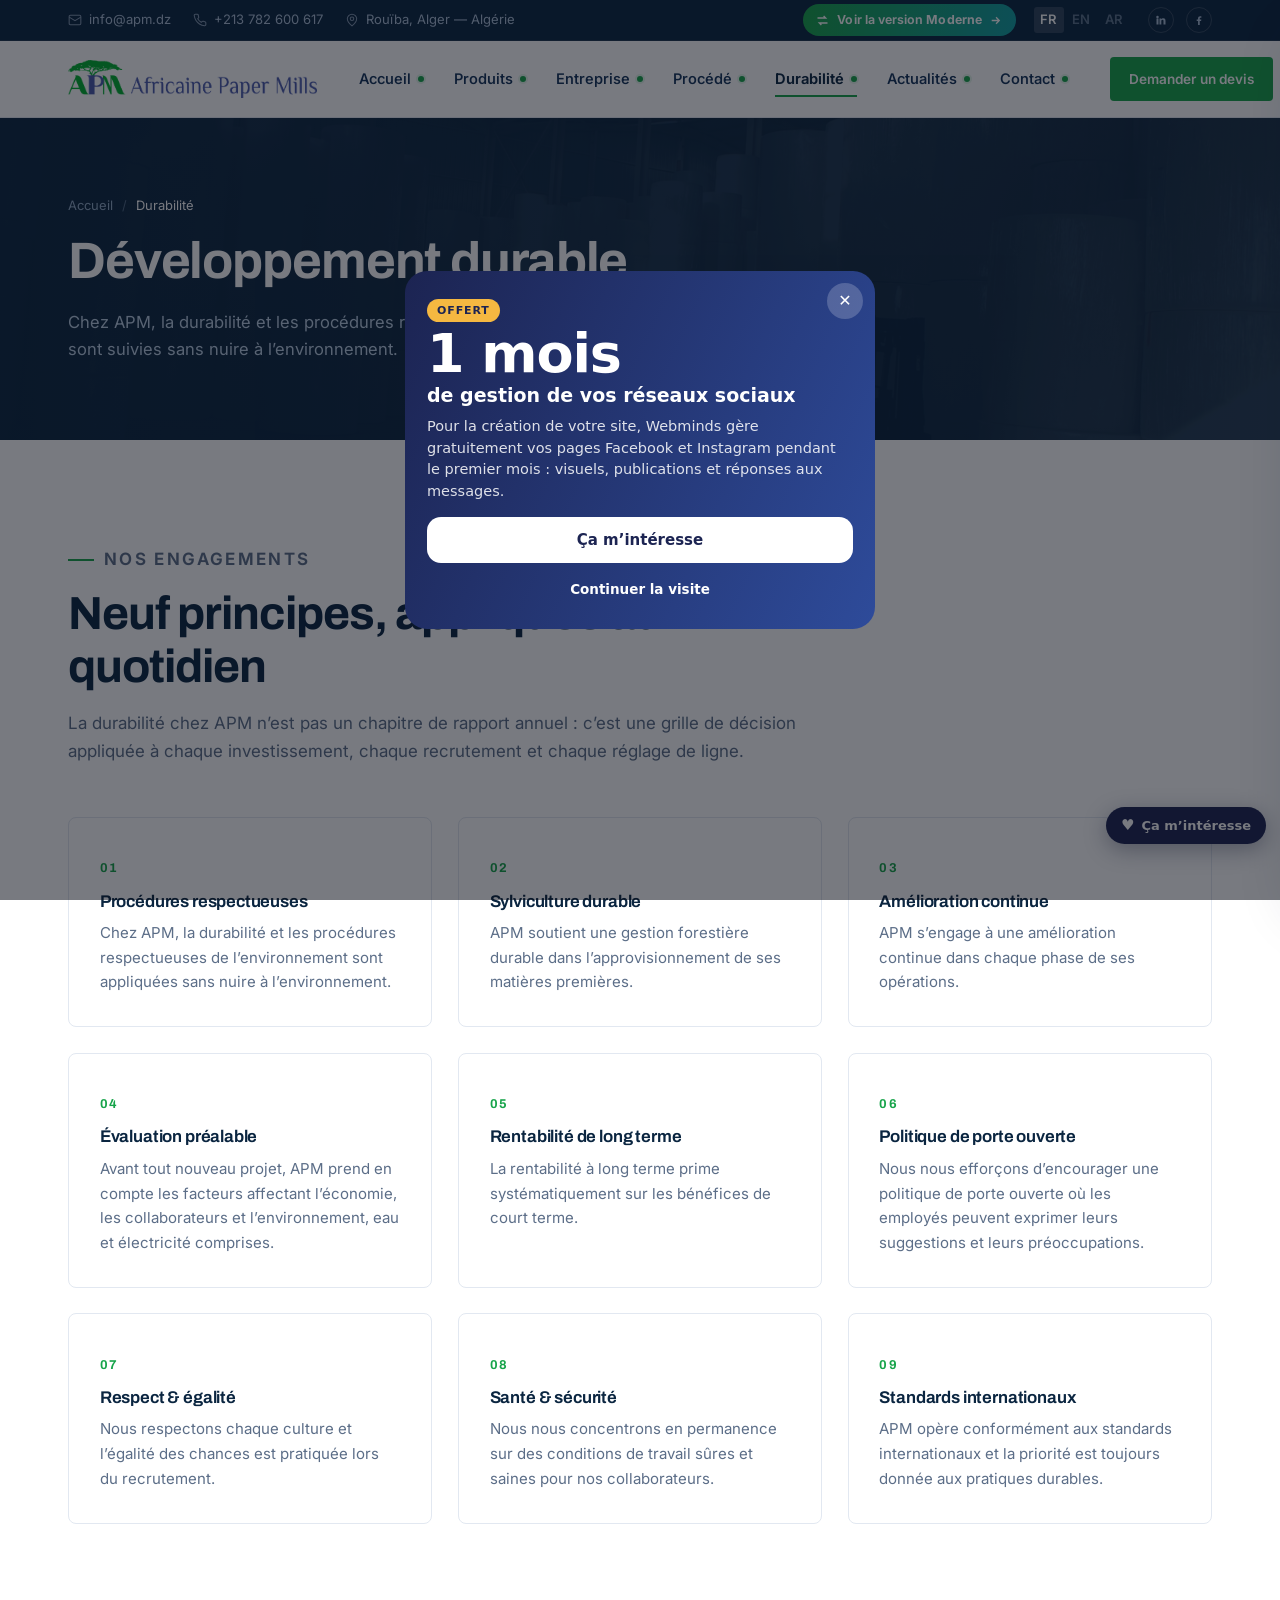
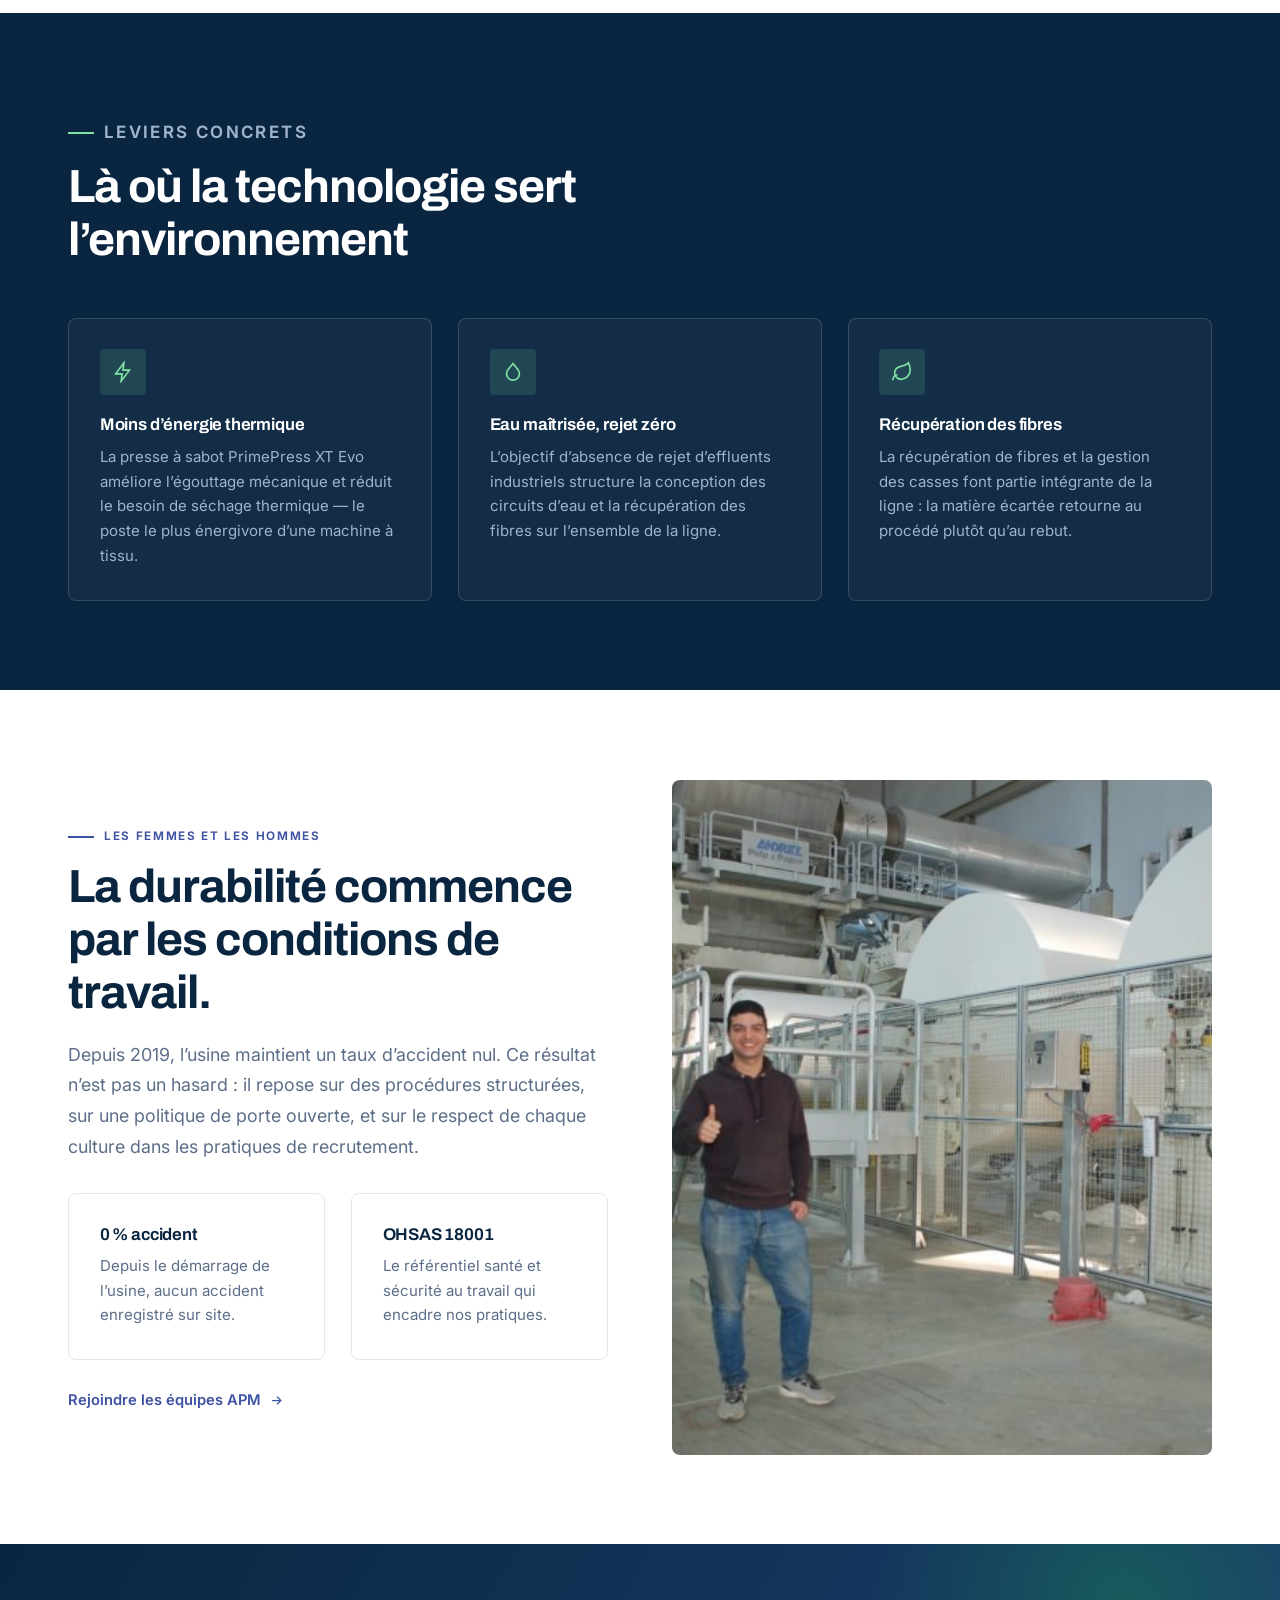
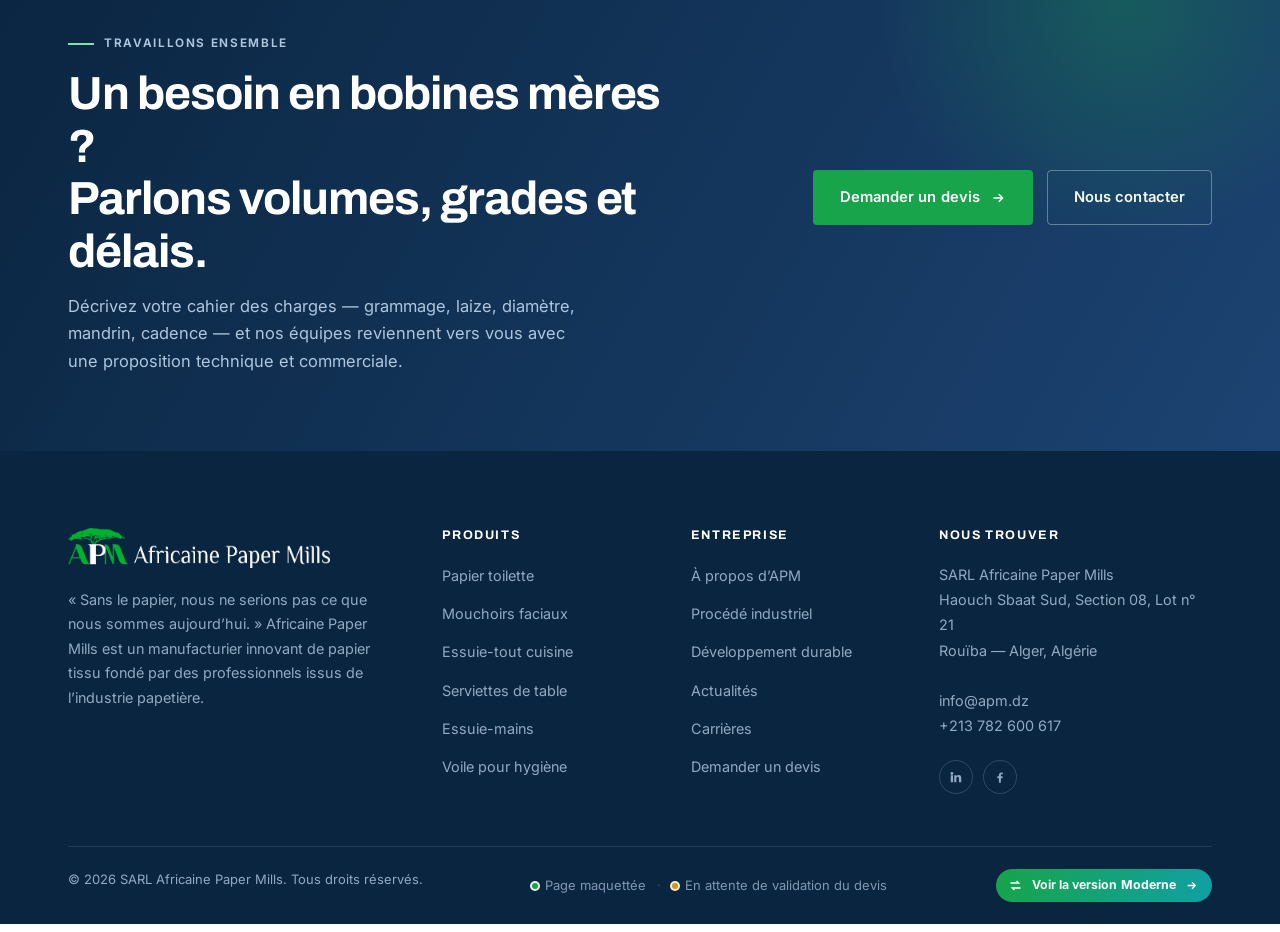
<file: durabilite.html>
<!DOCTYPE html>
<html lang="fr">
<head>
<meta charset="utf-8">
<meta name="viewport" content="width=device-width,initial-scale=1">
<title>Développement durable — Nos neuf engagements | APM</title>
<meta name="description" content="Les neuf engagements de durabilité d’Africaine Paper Mills : sylviculture durable, rejet zéro d’effluents, maîtrise de l’eau et de l’énergie, sécurité, égalité des chances.">
<link rel="icon" href="assets/img/brand/icon.png">
<link rel="preconnect" href="https://fonts.googleapis.com">
<link rel="preconnect" href="https://fonts.gstatic.com" crossorigin>
<link href="https://fonts.googleapis.com/css2?family=Archivo:wght@500;600;700;800&family=Inter:wght@400;500;600;700&display=swap" rel="stylesheet">
<link rel="stylesheet" href="assets/css/corporate.css">
</head>
<body>
<div class="topbar">
  <div class="container topbar__inner">
    <div class="topbar__meta">
      <a href="mailto:info@apm.dz"><svg viewBox="0 0 24 24" fill="none" stroke="currentColor" stroke-width="1.8"><rect x="2" y="4" width="20" height="16" rx="2"/><path d="m2 7 10 6 10-6"/></svg>info@apm.dz</a>
      <a href="tel:+213782600617"><svg viewBox="0 0 24 24" fill="none" stroke="currentColor" stroke-width="1.8"><path d="M22 16.9v3a2 2 0 0 1-2.2 2 19.8 19.8 0 0 1-8.6-3.1 19.5 19.5 0 0 1-6-6A19.8 19.8 0 0 1 2.1 4.2 2 2 0 0 1 4.1 2h3a2 2 0 0 1 2 1.7c.1 1 .3 1.9.6 2.8a2 2 0 0 1-.5 2.1L8.1 9.9a16 16 0 0 0 6 6l1.3-1.1a2 2 0 0 1 2.1-.5c.9.3 1.8.5 2.8.6a2 2 0 0 1 1.7 2z"/></svg>+213 782 600 617</a>
      <span class="hide-sm" style="display:inline-flex;align-items:center;gap:7px"><svg viewBox="0 0 24 24" fill="none" stroke="currentColor" stroke-width="1.8" style="width:14px;height:14px;opacity:.75"><path d="M20 10c0 6-8 12-8 12s-8-6-8-12a8 8 0 0 1 16 0z"/><circle cx="12" cy="10" r="3"/></svg>Rouïba, Alger — Algérie</span>
    </div>
    <div class="topbar__right">
      <a href="moderne/index.html" class="vswitch" aria-label="Basculer vers la proposition Moderne" title="Basculer vers la proposition Moderne"><svg class="vswitch__ico" viewBox="0 0 24 24" fill="none" stroke="currentColor" stroke-width="2.2"><path d="M4 8h13l-3.2-3.2M20 16H7l3.2 3.2"/></svg><span>Voir la version <strong>Moderne</strong></span><svg class="vswitch__arrow" viewBox="0 0 24 24" fill="none" stroke="currentColor" stroke-width="2.4"><path d="M5 12h14M13 6l6 6-6 6"/></svg></a>
      <div class="lang" title="Versions linguistiques prévues"><span class="is-active">FR</span><span class="is-off">EN</span><span class="is-off">AR</span></div>
      <div class="topbar__social">
        <a href="https://www.linkedin.com/company/africaine-paper-mills" target="_blank" rel="noopener" aria-label="LinkedIn"><svg viewBox="0 0 24 24" fill="currentColor"><path d="M4.98 3.5a2.5 2.5 0 1 1 0 5 2.5 2.5 0 0 1 0-5zM3 9h4v12H3zM9 9h3.8v1.7h.05c.53-1 1.83-2.05 3.76-2.05C20.4 8.65 21 11 21 14.15V21h-4v-6.1c0-1.45-.03-3.32-2.02-3.32-2.02 0-2.33 1.58-2.33 3.21V21H9z"/></svg></a>
        <a href="https://web.facebook.com/APMAlgeria" target="_blank" rel="noopener" aria-label="Facebook"><svg viewBox="0 0 24 24" fill="currentColor"><path d="M13.5 22v-8h2.7l.4-3.1h-3.1V8.9c0-.9.25-1.5 1.55-1.5H16.7V4.6c-.3-.04-1.3-.13-2.47-.13-2.45 0-4.13 1.5-4.13 4.24v2.19H7.4V14h2.7v8z"/></svg></a>
      </div>
    </div>
  </div>
</div>

<header class="header">
  <div class="container header__inner">
    <a href="index.html" class="brand" aria-label="APM — Africaine Paper Mills">
      <img src="assets/img/brand/logo-line.png" alt="Africaine Paper Mills">
    </a>
    <nav class="nav">
      <a href="index.html">Accueil<span class="nav-dot" data-tip="Page maquettée"></span></a>
      <a href="produits.html">Produits<span class="nav-dot" data-tip="Page maquettée"></span></a>
      <a href="entreprise.html">Entreprise<span class="nav-dot" data-tip="Page maquettée"></span></a>
      <a href="procede.html">Procédé<span class="nav-dot" data-tip="Page maquettée"></span></a>
      <a href="durabilite.html" class="is-active">Durabilité<span class="nav-dot" data-tip="Page maquettée"></span></a>
      <a href="actualites.html">Actualités<span class="nav-dot" data-tip="Page maquettée"></span></a>
      <a href="contact.html">Contact<span class="nav-dot" data-tip="Page maquettée"></span></a>
    </nav>
    <div class="header__cta">
      <a href="devis.html" class="btn btn--green btn--sm">Demander un devis</a>
      <button class="burger" aria-label="Menu"><span></span><span></span><span></span></button>
    </div>
  </div>
</header>

<div class="scrim"></div>
<nav class="mobile-nav" aria-label="Navigation mobile">
  <div class="mobile-nav__head">
    <img src="assets/img/brand/logo-line.png" alt="APM">
    <button class="burger is-open" aria-label="Fermer"><span></span><span></span><span></span></button>
  </div>
  <a href="index.html">Accueil<span class="nav-dot" data-tip="Page maquettée"></span></a>
  <a href="produits.html">Produits<span class="nav-dot" data-tip="Page maquettée"></span></a>
  <a href="entreprise.html">Entreprise<span class="nav-dot" data-tip="Page maquettée"></span></a>
  <a href="procede.html">Procédé industriel<span class="nav-dot" data-tip="Page maquettée"></span></a>
  <a href="durabilite.html">Durabilité<span class="nav-dot" data-tip="Page maquettée"></span></a>
  <a href="actualites.html">Actualités<span class="nav-dot" data-tip="Page maquettée"></span></a>
  <a href="carrieres.html">Carrières<span class="nav-dot" data-tip="Page maquettée"></span></a>
  <a href="contact.html">Contact<span class="nav-dot" data-tip="Page maquettée"></span></a>
  <a href="moderne/index.html" class="vswitch vswitch--block" aria-label="Basculer vers la proposition Moderne" title="Basculer vers la proposition Moderne"><svg class="vswitch__ico" viewBox="0 0 24 24" fill="none" stroke="currentColor" stroke-width="2.2"><path d="M4 8h13l-3.2-3.2M20 16H7l3.2 3.2"/></svg><span>Voir la version <strong>Moderne</strong></span><svg class="vswitch__arrow" viewBox="0 0 24 24" fill="none" stroke="currentColor" stroke-width="2.4"><path d="M5 12h14M13 6l6 6-6 6"/></svg></a>
  <a href="devis.html" class="btn btn--green btn--block">Demander un devis</a>
</nav>

<main>
<section class="pagehead">
  <div class="pagehead__bg"><img src="assets/img/plant/warehouse.jpg" alt=""></div>
  <div class="container pagehead__inner">
    <div class="crumbs"><a href="index.html">Accueil</a><span>/</span><span style="opacity:1;color:#fff">Durabilité</span></div>
    <h1>Développement durable</h1>
    <p>Chez APM, la durabilité et les procédures respectueuses de l’environnement sont suivies sans nuire à l’environnement.</p>
  </div>
</section>

<section class="section">
  <div class="container">
    <div class="sec-head reveal">
      <p class="eyebrow">Nos engagements</p>
      <h2>Neuf principes, appliqués au quotidien</h2>
      <p>La durabilité chez APM n’est pas un chapitre de rapport annuel : c’est une grille de décision
        appliquée à chaque investissement, chaque recrutement et chaque réglage de ligne.</p>
    </div>
    <div class="cards cards--3">
      <div class="card reveal" data-d="0">
        <p style="font-family:var(--display);font-size:.8rem;font-weight:700;letter-spacing:.1em;color:var(--green)">01</p>
        <h4 style="margin-top:12px">Procédures respectueuses</h4>
        <p>Chez APM, la durabilité et les procédures respectueuses de l’environnement sont appliquées sans nuire à l’environnement.</p>
      </div>
      <div class="card reveal" data-d="1">
        <p style="font-family:var(--display);font-size:.8rem;font-weight:700;letter-spacing:.1em;color:var(--green)">02</p>
        <h4 style="margin-top:12px">Sylviculture durable</h4>
        <p>APM soutient une gestion forestière durable dans l’approvisionnement de ses matières premières.</p>
      </div>
      <div class="card reveal" data-d="2">
        <p style="font-family:var(--display);font-size:.8rem;font-weight:700;letter-spacing:.1em;color:var(--green)">03</p>
        <h4 style="margin-top:12px">Amélioration continue</h4>
        <p>APM s’engage à une amélioration continue dans chaque phase de ses opérations.</p>
      </div>
      <div class="card reveal" data-d="3">
        <p style="font-family:var(--display);font-size:.8rem;font-weight:700;letter-spacing:.1em;color:var(--green)">04</p>
        <h4 style="margin-top:12px">Évaluation préalable</h4>
        <p>Avant tout nouveau projet, APM prend en compte les facteurs affectant l’économie, les collaborateurs et l’environnement, eau et électricité comprises.</p>
      </div>
      <div class="card reveal" data-d="0">
        <p style="font-family:var(--display);font-size:.8rem;font-weight:700;letter-spacing:.1em;color:var(--green)">05</p>
        <h4 style="margin-top:12px">Rentabilité de long terme</h4>
        <p>La rentabilité à long terme prime systématiquement sur les bénéfices de court terme.</p>
      </div>
      <div class="card reveal" data-d="1">
        <p style="font-family:var(--display);font-size:.8rem;font-weight:700;letter-spacing:.1em;color:var(--green)">06</p>
        <h4 style="margin-top:12px">Politique de porte ouverte</h4>
        <p>Nous nous efforçons d’encourager une politique de porte ouverte où les employés peuvent exprimer leurs suggestions et leurs préoccupations.</p>
      </div>
      <div class="card reveal" data-d="2">
        <p style="font-family:var(--display);font-size:.8rem;font-weight:700;letter-spacing:.1em;color:var(--green)">07</p>
        <h4 style="margin-top:12px">Respect & égalité</h4>
        <p>Nous respectons chaque culture et l’égalité des chances est pratiquée lors du recrutement.</p>
      </div>
      <div class="card reveal" data-d="3">
        <p style="font-family:var(--display);font-size:.8rem;font-weight:700;letter-spacing:.1em;color:var(--green)">08</p>
        <h4 style="margin-top:12px">Santé & sécurité</h4>
        <p>Nous nous concentrons en permanence sur des conditions de travail sûres et saines pour nos collaborateurs.</p>
      </div>
      <div class="card reveal" data-d="0">
        <p style="font-family:var(--display);font-size:.8rem;font-weight:700;letter-spacing:.1em;color:var(--green)">09</p>
        <h4 style="margin-top:12px">Standards internationaux</h4>
        <p>APM opère conformément aux standards internationaux et la priorité est toujours donnée aux pratiques durables.</p>
      </div>
    </div>
  </div>
</section>

<section class="section section--ink">
  <div class="container">
    <div class="sec-head reveal">
      <p class="eyebrow eyebrow--light">Leviers concrets</p>
      <h2>Là où la technologie sert l’environnement</h2>
    </div>
    <div class="cards cards--3">
      <div class="card reveal" style="background:rgba(255,255,255,.04);border-color:rgba(255,255,255,.14)">
        <div class="card__icon" style="background:rgba(127,227,164,.14);color:#7FE3A4"><svg viewBox="0 0 24 24" fill="none" stroke="currentColor" stroke-width="1.8"><path d="M13 2 4 14h7l-1 8 9-12h-7z"/></svg></div>
        <h4 style="color:#fff">Moins d’énergie thermique</h4>
        <p style="color:#9FB4CC">La presse à sabot PrimePress XT Evo améliore l’égouttage mécanique et réduit
          le besoin de séchage thermique — le poste le plus énergivore d’une machine à tissu.</p>
      </div>
      <div class="card reveal" data-d="1" style="background:rgba(255,255,255,.04);border-color:rgba(255,255,255,.14)">
        <div class="card__icon" style="background:rgba(127,227,164,.14);color:#7FE3A4"><svg viewBox="0 0 24 24" fill="none" stroke="currentColor" stroke-width="1.8"><path d="M12 2.7 6.5 9.6a7 7 0 1 0 11 0z"/></svg></div>
        <h4 style="color:#fff">Eau maîtrisée, rejet zéro</h4>
        <p style="color:#9FB4CC">L’objectif d’absence de rejet d’effluents industriels structure la conception
          des circuits d’eau et la récupération des fibres sur l’ensemble de la ligne.</p>
      </div>
      <div class="card reveal" data-d="2" style="background:rgba(255,255,255,.04);border-color:rgba(255,255,255,.14)">
        <div class="card__icon" style="background:rgba(127,227,164,.14);color:#7FE3A4"><svg viewBox="0 0 24 24" fill="none" stroke="currentColor" stroke-width="1.8"><path d="M11 20A7 7 0 0 1 9.8 6.1C15.5 5 17 4.48 19 2c1 2 2 4.18 2 8 0 5.5-4.78 10-10 10z"/><path d="M2 21c0-3 1.85-5.36 5.08-6"/></svg></div>
        <h4 style="color:#fff">Récupération des fibres</h4>
        <p style="color:#9FB4CC">La récupération de fibres et la gestion des casses font partie intégrante de
          la ligne : la matière écartée retourne au procédé plutôt qu’au rebut.</p>
      </div>
    </div>
  </div>
</section>

<section class="section">
  <div class="container split">
    <div class="reveal">
      <p class="eyebrow eyebrow--blue">Les femmes et les hommes</p>
      <h2 style="margin-top:14px">La durabilité commence par les conditions de travail.</h2>
      <p class="lead" style="margin-top:20px">
        Depuis 2019, l’usine maintient un taux d’accident nul. Ce résultat n’est pas un hasard : il
        repose sur des procédures structurées, sur une politique de porte ouverte, et sur le respect
        de chaque culture dans les pratiques de recrutement.
      </p>
      <div class="cards cards--2" style="margin-top:30px">
        <div class="card"><h4>0 % accident</h4><p>Depuis le démarrage de l’usine, aucun accident enregistré sur site.</p></div>
        <div class="card"><h4>OHSAS 18001</h4><p>Le référentiel santé et sécurité au travail qui encadre nos pratiques.</p></div>
      </div>
      <a href="carrieres.html" class="link-arrow" style="margin-top:28px">Rejoindre les équipes APM <svg viewBox="0 0 24 24" fill="none" stroke="currentColor" stroke-width="2"><path d="M5 12h14M13 6l6 6-6 6"/></svg></a>
    </div>
    <div class="split__media reveal" data-d="1">
      <img src="assets/img/plant/operator.jpg" alt="Équipe APM en production" loading="lazy" style="aspect-ratio:4/5">
    </div>
  </div>
</section>
<section class="ctaband">
  <div class="container ctaband__inner">
    <div>
      <p class="eyebrow eyebrow--light">Travaillons ensemble</p>
      <h2 style="margin-top:14px">Un besoin en bobines mères ?<br>Parlons volumes, grades et délais.</h2>
      <p>Décrivez votre cahier des charges — grammage, laize, diamètre, mandrin, cadence — et nos
        équipes reviennent vers vous avec une proposition technique et commerciale.</p>
    </div>
    <div style="display:flex;gap:14px;flex-wrap:wrap">
      <a href="devis.html" class="btn btn--green">Demander un devis <svg viewBox="0 0 24 24" fill="none" stroke="currentColor" stroke-width="2"><path d="M5 12h14M13 6l6 6-6 6"/></svg></a>
      <a href="contact.html" class="btn btn--outline-light">Nous contacter</a>
    </div>
  </div>
</section>
</main>

<footer class="footer">
  <div class="container">
    <div class="footer__grid">
      <div class="footer__brand">
        <img src="assets/img/brand/logo-dark.png" alt="Africaine Paper Mills">
        <p>« Sans le papier, nous ne serions pas ce que nous sommes aujourd’hui. » Africaine Paper Mills
          est un manufacturier innovant de papier tissu fondé par des professionnels issus de l’industrie papetière.</p>
      </div>
      <div>
        <h5>Produits</h5>
        <ul>
          <li><a href="produit-papier-toilette.html">Papier toilette</a></li>
          <li><a href="produits.html">Mouchoirs faciaux</a></li>
          <li><a href="produits.html">Essuie-tout cuisine</a></li>
          <li><a href="produits.html">Serviettes de table</a></li>
          <li><a href="produits.html">Essuie-mains</a></li>
          <li><a href="produits.html">Voile pour hygiène</a></li>
        </ul>
      </div>
      <div>
        <h5>Entreprise</h5>
        <ul>
          <li><a href="entreprise.html">À propos d’APM</a></li>
          <li><a href="procede.html">Procédé industriel</a></li>
          <li><a href="durabilite.html">Développement durable</a></li>
          <li><a href="actualites.html">Actualités</a></li>
          <li><a href="carrieres.html">Carrières</a></li>
          <li><a href="devis.html">Demander un devis</a></li>
        </ul>
      </div>
      <div>
        <h5>Nous trouver</h5>
        <address>
          SARL Africaine Paper Mills<br>
          Haouch Sbaat Sud, Section 08, Lot n° 21<br>
          Rouïba — Alger, Algérie<br><br>
          <a href="mailto:info@apm.dz">info@apm.dz</a><br>
          <a href="tel:+213782600617">+213 782 600 617</a>
        </address>
        <div class="footer__social" style="margin-top:22px">
          <a href="https://www.linkedin.com/company/africaine-paper-mills" target="_blank" rel="noopener" aria-label="LinkedIn"><svg viewBox="0 0 24 24" fill="currentColor"><path d="M4.98 3.5a2.5 2.5 0 1 1 0 5 2.5 2.5 0 0 1 0-5zM3 9h4v12H3zM9 9h3.8v1.7h.05c.53-1 1.83-2.05 3.76-2.05C20.4 8.65 21 11 21 14.15V21h-4v-6.1c0-1.45-.03-3.32-2.02-3.32-2.02 0-2.33 1.58-2.33 3.21V21H9z"/></svg></a>
          <a href="https://web.facebook.com/APMAlgeria" target="_blank" rel="noopener" aria-label="Facebook"><svg viewBox="0 0 24 24" fill="currentColor"><path d="M13.5 22v-8h2.7l.4-3.1h-3.1V8.9c0-.9.25-1.5 1.55-1.5H16.7V4.6c-.3-.04-1.3-.13-2.47-.13-2.45 0-4.13 1.5-4.13 4.24v2.19H7.4V14h2.7v8z"/></svg></a>
        </div>
      </div>
    </div>
    <div class="footer__bar">
      <span>© <span data-year>2026</span> SARL Africaine Paper Mills. Tous droits réservés.</span>
      <span class="legend"><span class="nav-dot" data-tip="Page maquettée"></span> Page maquettée<span class="sep">·</span><span class="nav-dot nav-dot--wait" data-tip="En attente de validation du devis"></span> En attente de validation du devis</span>
      <a href="moderne/index.html" class="vswitch" aria-label="Basculer vers la proposition Moderne" title="Basculer vers la proposition Moderne"><svg class="vswitch__ico" viewBox="0 0 24 24" fill="none" stroke="currentColor" stroke-width="2.2"><path d="M4 8h13l-3.2-3.2M20 16H7l3.2 3.2"/></svg><span>Voir la version <strong>Moderne</strong></span><svg class="vswitch__arrow" viewBox="0 0 24 24" fill="none" stroke="currentColor" stroke-width="2.4"><path d="M5 12h14M13 6l6 6-6 6"/></svg></a>
    </div>
  </div>
</footer>

<script src="assets/js/corporate.js"></script><script data-wml>(function(){if(window.__wmL)return;window.__wmL=1;
var C={"p": "APM Africaine Paper Mills", "mail": null, "wa": "213797372452", "v": [["/", "Version corporate", "Claire et rassurante"], ["/moderne/", "Version moderne", "Immersive et animée"]]};
function ready(f){document.readyState==='loading'?document.addEventListener('DOMContentLoaded',f):f()}
ready(function(){
var css='.wmL-b{position:fixed;right:14px;bottom:calc(56px + env(safe-area-inset-bottom));z-index:2147483000;border:0;border-radius:999px;background:#1C2452;color:#fff;font:700 13px/1 system-ui,-apple-system,Segoe UI,Roboto,sans-serif;padding:11px 15px;box-shadow:0 6px 22px rgba(20,30,60,.35);cursor:pointer;display:flex;align-items:center;gap:7px}'
+'@media(max-width:520px){.wmL-b{bottom:calc(112px + env(safe-area-inset-bottom));font-size:12.5px;padding:10px 13px}}'
+'.wmL-m{position:fixed;inset:0;z-index:2147483001;background:rgba(10,14,25,.55);display:none;align-items:flex-end;justify-content:center;font-family:system-ui,-apple-system,Segoe UI,Roboto,sans-serif}.wmL-m.on{display:flex}@media(min-width:700px){.wmL-m{align-items:center;padding:20px}}'
+'.wmL-x{box-sizing:border-box;position:relative;background:#fff;color:#1C2452;width:100%;max-width:470px;max-height:92vh;overflow:auto;border-radius:22px 22px 0 0;padding:24px 22px calc(22px + env(safe-area-inset-bottom));text-align:left}@media(min-width:700px){.wmL-x{border-radius:22px}}'
+'.wmL-x *{box-sizing:border-box}.wmL-c{position:absolute;top:12px;right:12px;width:36px;height:36px;border:0;border-radius:50%;background:#F0F2F1;font-size:16px;cursor:pointer;color:#1C2452}'
+'.wmL-x h3{font:800 26px/1.1 system-ui,-apple-system,sans-serif;margin:4px 40px 10px 0;color:inherit}.wmL-x p{margin:0 0 14px;line-height:1.5;font-size:14.5px;opacity:.85}'
+'.wmL-o{background:linear-gradient(115deg,#1C2452,#2E4B9A);color:#fff}.wmL-o .wmL-c{background:rgba(255,255,255,.2);color:#fff}.wmL-big{font:900 54px/.95 system-ui,-apple-system,sans-serif;letter-spacing:-.02em;margin:6px 0 2px}.wmL-big small{display:block;font-size:19px;font-weight:700;letter-spacing:0;margin-top:6px}'
+'.wmL-tag{display:inline-block;background:#F5B841;color:#1C2452;font:800 11px system-ui,sans-serif;letter-spacing:.08em;border-radius:999px;padding:5px 10px}'
+'.wmL-btn{display:flex;align-items:center;justify-content:center;width:100%;border:0;border-radius:14px;padding:14px;font:800 15px system-ui,-apple-system,sans-serif;cursor:pointer;margin-top:8px}.wmL-w{background:#fff;color:#1C2452}.wmL-g{background:#1FAF55;color:#fff}.wmL-n{background:#1C2452;color:#fff}.wmL-l{background:transparent;color:inherit;font-weight:600;font-size:13.5px;padding:10px}'
+'.wmL-s{font:700 11.5px system-ui,sans-serif;text-transform:uppercase;letter-spacing:.06em;opacity:.6;margin:12px 0 8px}.wmL-ch{display:grid;gap:8px}.wmL-ch label{display:flex;align-items:center;gap:10px;border:1.5px solid #E2E6E3;border-radius:12px;padding:11px 12px;cursor:pointer;font-size:14px;font-weight:600}.wmL-ch label small{display:block;font-weight:500;opacity:.65;font-size:12px}.wmL-ch input{width:18px;height:18px;flex:none;accent-color:#1FAF55}'
+'.wmL-f{display:grid;gap:8px;margin:12px 0 6px}.wmL-f input{border:1.5px solid #E2E6E3;border-radius:12px;padding:12px;font:500 16px system-ui,sans-serif;color:#1C2452;background:#fff;-webkit-user-select:text!important;user-select:text!important;width:100%}'
+'.wmL-ok{text-align:center}.wmL-ok i{display:grid;place-items:center;width:64px;height:64px;margin:6px auto 12px;border-radius:50%;background:#E8F7EE;color:#1FAF55;font-style:normal;font-size:30px}';
var st=document.createElement('style');st.textContent=css;document.head.appendChild(st);
function ss(k,v){try{if(v===undefined)return sessionStorage.getItem(k);sessionStorage.setItem(k,v)}catch(e){}}
var p=location.pathname,cur=0;C.v.forEach(function(v,i){if(v[0]!=='/'&&p.indexOf(v[0])===0)cur=i});
var off=document.createElement('div');off.className='wmL-m';off.innerHTML='<div class="wmL-x wmL-o" role="dialog" aria-modal="true"><button class="wmL-c" type="button" aria-label="Fermer">✕</button><span class="wmL-tag">OFFERT</span><div class="wmL-big">1 mois<small>de gestion de vos réseaux sociaux</small></div><p style="margin-top:12px">Pour la création de votre site, Webminds gère gratuitement vos pages Facebook et Instagram pendant le premier mois : visuels, publications et réponses aux messages.</p><button class="wmL-btn wmL-w" type="button" data-i>Ça m’intéresse</button><button class="wmL-btn wmL-l" type="button" data-c>Continuer la visite</button></div>';
var ch='';C.v.forEach(function(v,i){ch+='<label><input type="radio" name="wmLv" value="'+v[1]+'"'+(i===cur?' checked':'')+'><span>'+v[1]+(v[2]?'<small>'+v[2]+'</small>':'')+'</span></label>'});
var it=document.createElement('div');it.className='wmL-m';it.innerHTML='<div class="wmL-x" role="dialog" aria-modal="true"><button class="wmL-c" type="button" aria-label="Fermer">✕</button><div data-s1><h3>Cette maquette vous plaît ?</h3><p>Choisissez la version qui vous intéresse : Webminds vous recontacte pour vous la présenter.</p>'+(C.v.length>1?'<div class="wmL-s">La version préférée</div><div class="wmL-ch">'+ch+'</div>':'')+'<div class="wmL-s">En plus</div><div class="wmL-ch"><label><input type="checkbox" value="Gestion des réseaux sociaux (1 mois offert)"><span>Réseaux sociaux<small>1 mois de gestion offert avec le site</small></span></label></div><div class="wmL-f"><input name="n" placeholder="Votre nom" autocomplete="name"><input name="t" type="tel" inputmode="tel" placeholder="Votre téléphone (facultatif)" autocomplete="tel"></div><button class="wmL-btn wmL-g" type="button" data-w>Envoyer sur WhatsApp</button>'+(C.mail?'<button class="wmL-btn wmL-l" type="button" data-e>Envoyer par e-mail</button>':'')+'</div><div class="wmL-ok" data-s2 hidden><i>✓</i><h3 style="margin:0 0 8px">Merci !</h3><p>Votre choix a bien été transmis à Webminds. Nous vous recontactons très vite.</p><button class="wmL-btn wmL-n" type="button" data-c>Continuer la visite</button></div></div>';
document.body.appendChild(off);document.body.appendChild(it);
var b=document.createElement('button');b.type='button';b.className='wmL-b';b.innerHTML='<b style="font-size:15px">♥</b>Ça m’intéresse';document.body.appendChild(b);
function op(m){off.classList.remove('on');it.classList.remove('on');m.classList.add('on')}
[off,it].forEach(function(m){m.addEventListener('click',function(e){if(e.target===m||e.target.closest('.wmL-c')||e.target.closest('[data-c]'))m.classList.remove('on')})});
b.onclick=function(){op(it)};off.querySelector('[data-i]').onclick=function(){op(it)};
function msg(){var v=(it.querySelector('input[name=wmLv]:checked')||{}).value||C.v[cur][1],x=[].map.call(it.querySelectorAll('input[type=checkbox]:checked'),function(c){return c.value}),n=it.querySelector('[name=n]').value.trim(),t=it.querySelector('[name=t]').value.trim();
 return{v:v,x:x,n:n,t:t,txt:'Bonjour Webminds, la maquette '+C.p+' m’intéresse.\nVersion préférée : '+v+(x.length?'\nEn plus : '+x.join(', '):'')+(n?'\nNom : '+n:'')+(t?'\nTéléphone : '+t:'')+'\nLien : '+location.origin+C.v[cur][0]}}
function mail(m){if(!C.mail)return;try{fetch('https://formsubmit.co/ajax/'+C.mail,{method:'POST',keepalive:true,headers:{'Content-Type':'application/json','Accept':'application/json'},body:JSON.stringify({_subject:'Maquette '+C.p+' : intéressé ('+m.v+')',Prospect:C.p,Version:m.v,Options:m.x.join(', ')||'-',Nom:m.n||'-',Telephone:m.t||'-',Lien:location.origin+C.v[cur][0],_template:'table',_captcha:'false'})}).catch(function(){})}catch(e){}}
function done(){it.querySelector('[data-s1]').hidden=true;it.querySelector('[data-s2]').hidden=false;ss('wmL-sent','1')}
it.querySelector('[data-w]').onclick=function(){var m=msg();mail(m);done();location.href='https://wa.me/'+C.wa+'?text='+encodeURIComponent(m.txt)};
var e=it.querySelector('[data-e]');if(e)e.onclick=function(){mail(msg());done()};
var sh=ss('wmL-off');addEventListener('scroll',function(){var r=(scrollY+innerHeight)/document.documentElement.scrollHeight;
 if(!sh&&scrollY>500&&r>.3){sh=1;ss('wmL-off','1');op(off)}
 if(!ss('wmL-it')&&!ss('wmL-sent')&&sh&&r>.92&&!off.classList.contains('on')){ss('wmL-it','1');op(it)}},{passive:true});
});})();
</script></body>
</html>
</file>
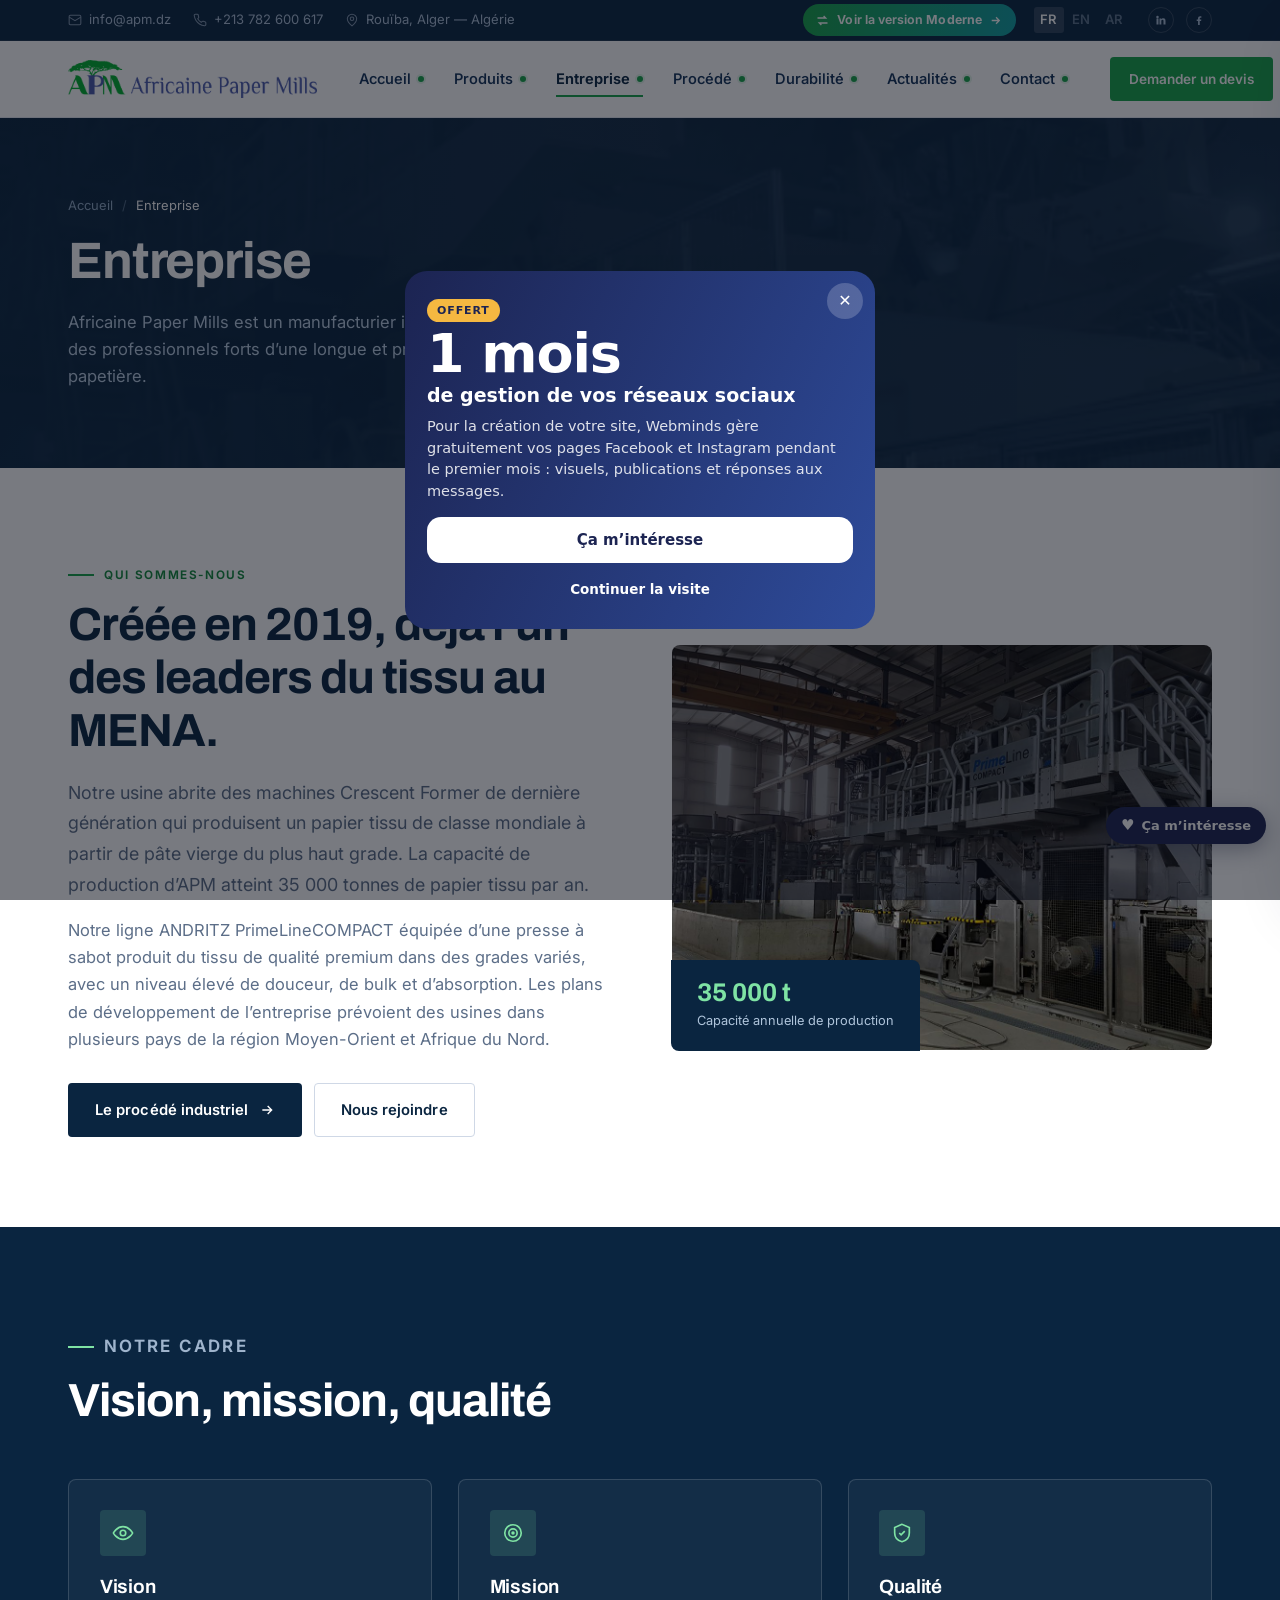
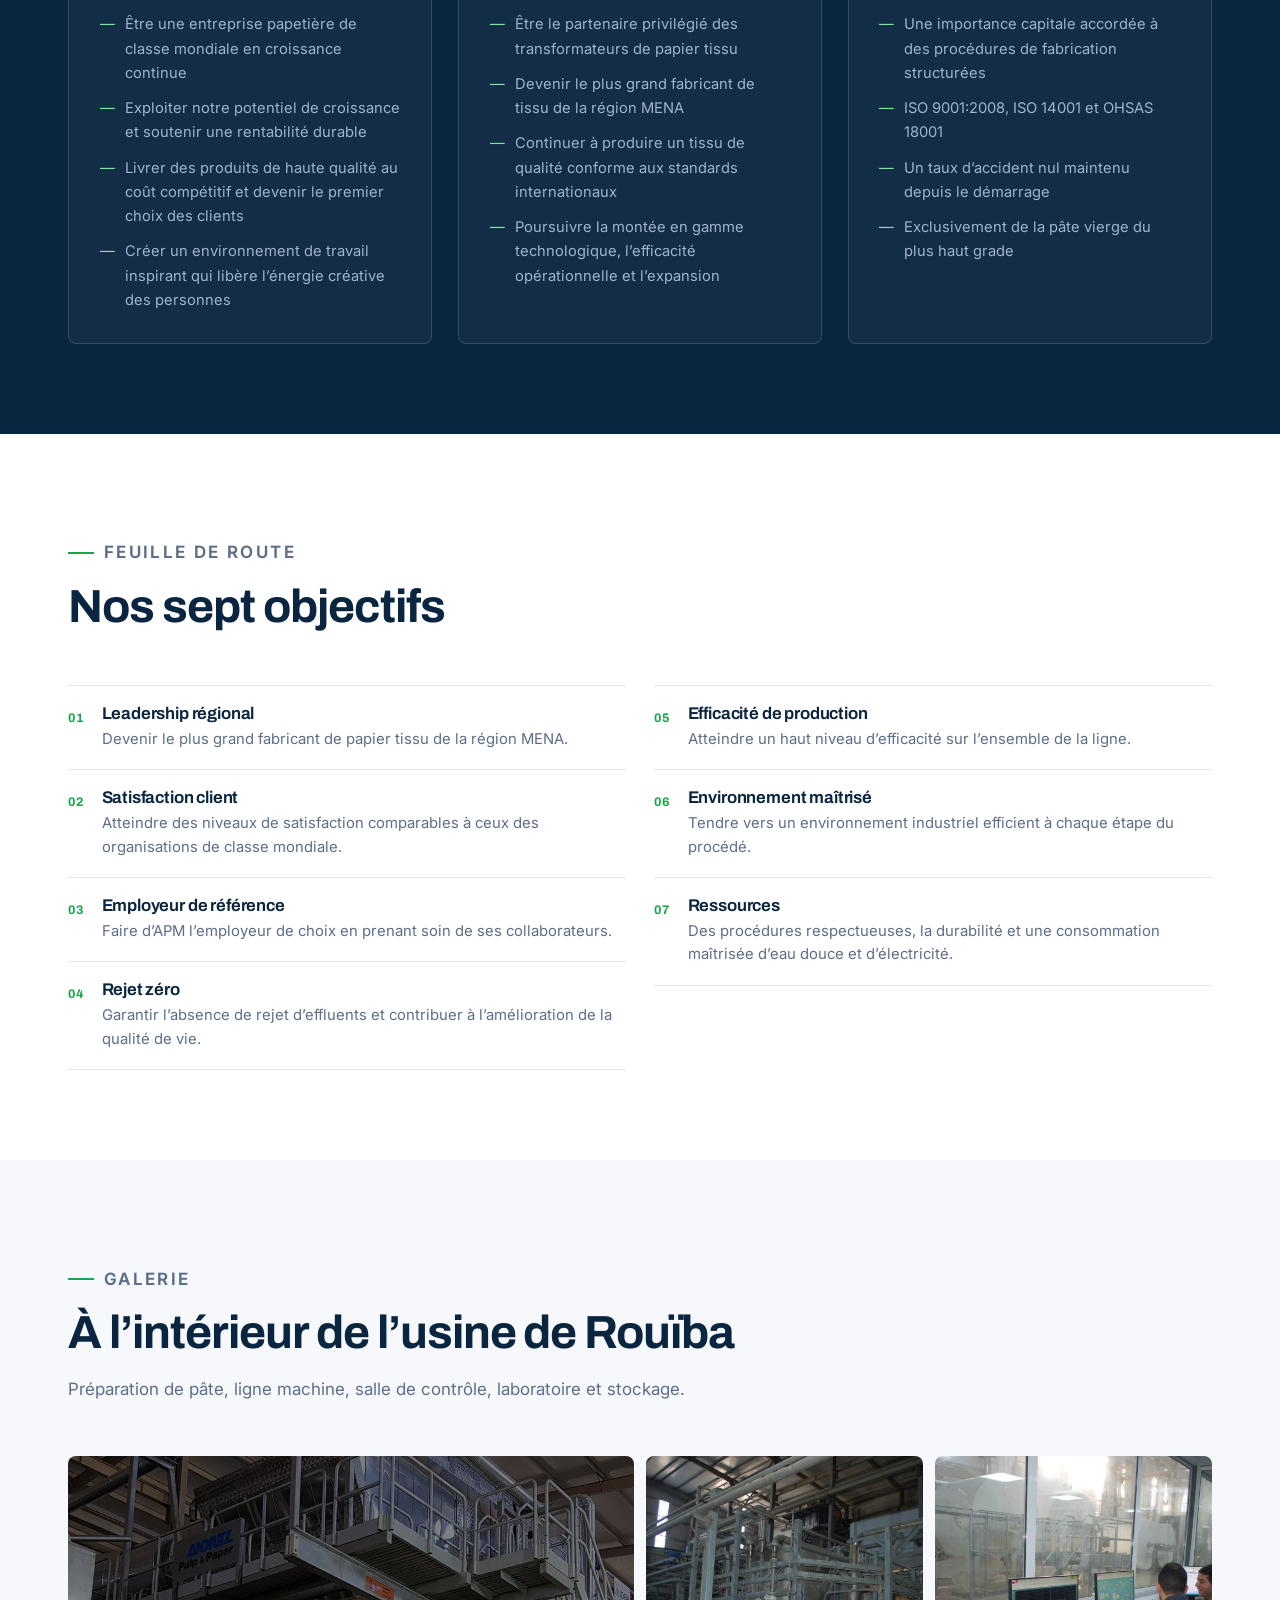
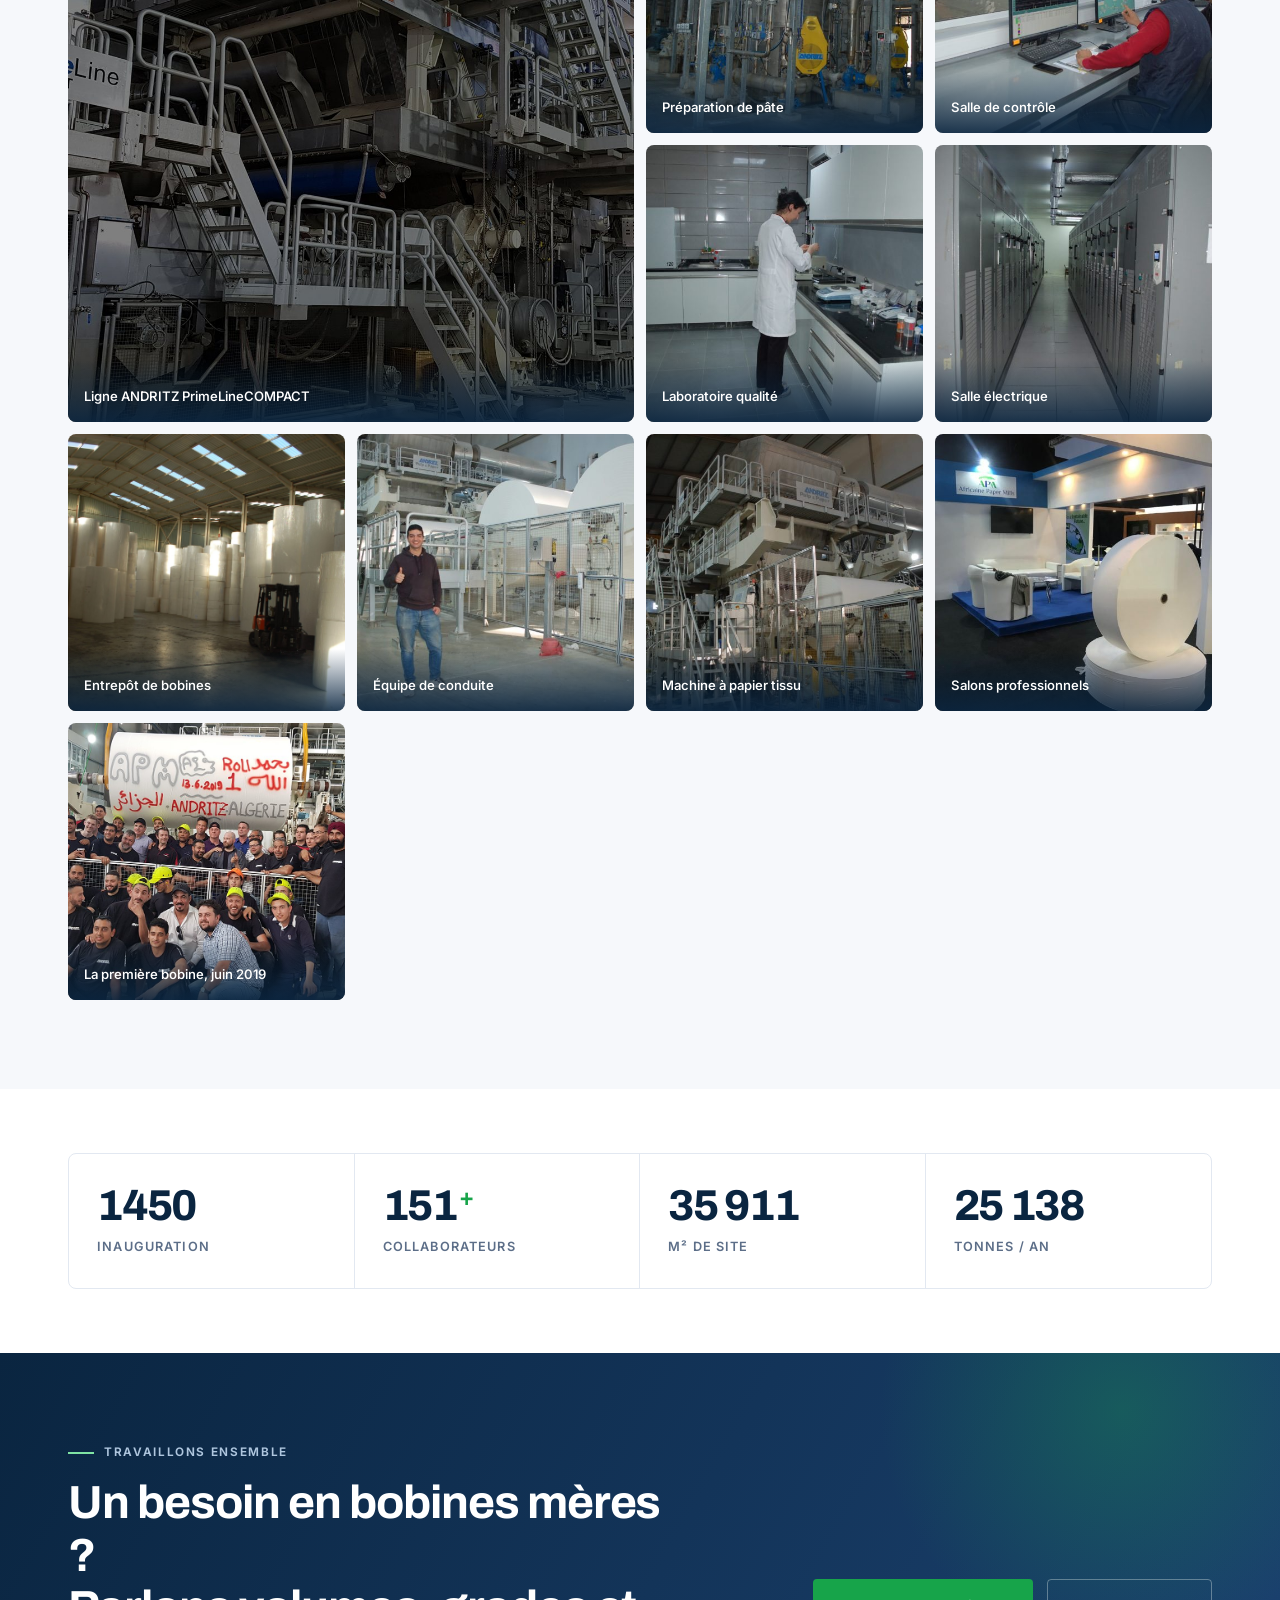
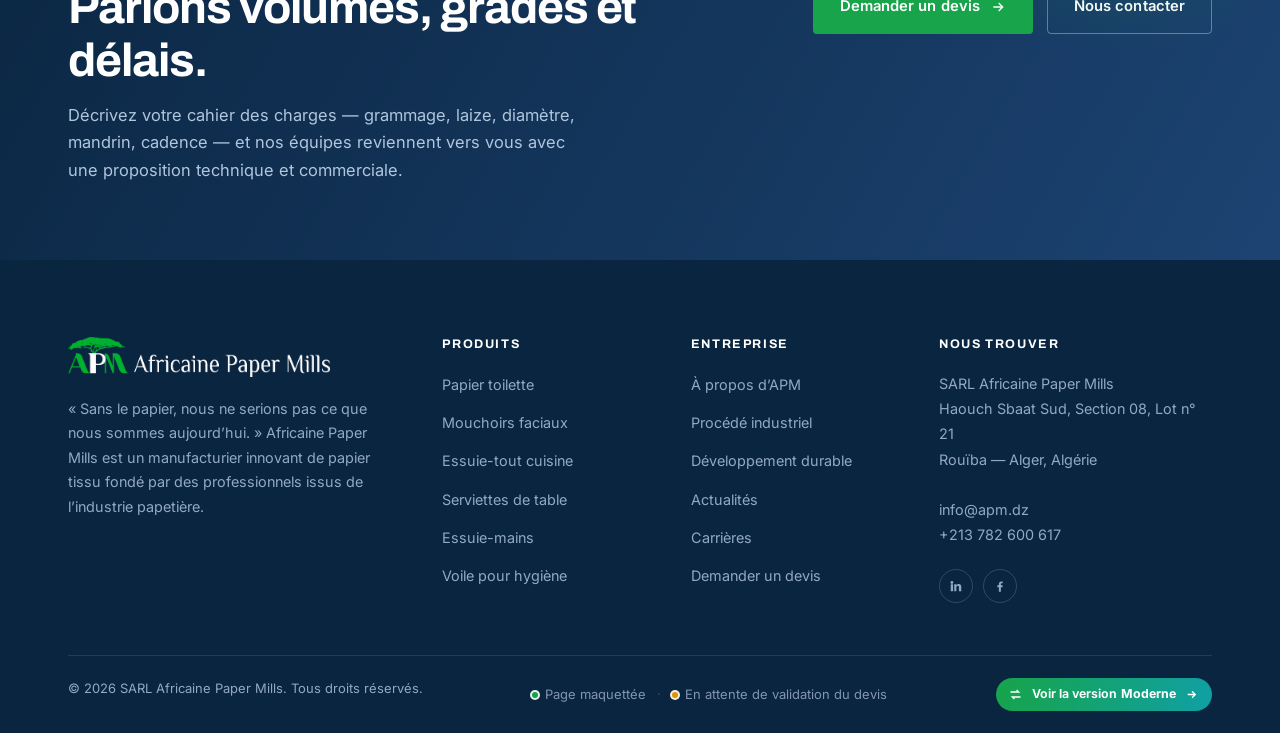
<file: entreprise.html>
<!DOCTYPE html>
<html lang="fr">
<head>
<meta charset="utf-8">
<meta name="viewport" content="width=device-width,initial-scale=1">
<title>Entreprise — Vision, mission, qualité et objectifs | APM</title>
<meta name="description" content="Africaine Paper Mills : vision, mission, politique qualité, objectifs et chiffres clés de l’usine de Rouïba, Alger.">
<link rel="icon" href="assets/img/brand/icon.png">
<link rel="preconnect" href="https://fonts.googleapis.com">
<link rel="preconnect" href="https://fonts.gstatic.com" crossorigin>
<link href="https://fonts.googleapis.com/css2?family=Archivo:wght@500;600;700;800&family=Inter:wght@400;500;600;700&display=swap" rel="stylesheet">
<link rel="stylesheet" href="assets/css/corporate.css">
</head>
<body>
<div class="topbar">
  <div class="container topbar__inner">
    <div class="topbar__meta">
      <a href="mailto:info@apm.dz"><svg viewBox="0 0 24 24" fill="none" stroke="currentColor" stroke-width="1.8"><rect x="2" y="4" width="20" height="16" rx="2"/><path d="m2 7 10 6 10-6"/></svg>info@apm.dz</a>
      <a href="tel:+213782600617"><svg viewBox="0 0 24 24" fill="none" stroke="currentColor" stroke-width="1.8"><path d="M22 16.9v3a2 2 0 0 1-2.2 2 19.8 19.8 0 0 1-8.6-3.1 19.5 19.5 0 0 1-6-6A19.8 19.8 0 0 1 2.1 4.2 2 2 0 0 1 4.1 2h3a2 2 0 0 1 2 1.7c.1 1 .3 1.9.6 2.8a2 2 0 0 1-.5 2.1L8.1 9.9a16 16 0 0 0 6 6l1.3-1.1a2 2 0 0 1 2.1-.5c.9.3 1.8.5 2.8.6a2 2 0 0 1 1.7 2z"/></svg>+213 782 600 617</a>
      <span class="hide-sm" style="display:inline-flex;align-items:center;gap:7px"><svg viewBox="0 0 24 24" fill="none" stroke="currentColor" stroke-width="1.8" style="width:14px;height:14px;opacity:.75"><path d="M20 10c0 6-8 12-8 12s-8-6-8-12a8 8 0 0 1 16 0z"/><circle cx="12" cy="10" r="3"/></svg>Rouïba, Alger — Algérie</span>
    </div>
    <div class="topbar__right">
      <a href="moderne/index.html" class="vswitch" aria-label="Basculer vers la proposition Moderne" title="Basculer vers la proposition Moderne"><svg class="vswitch__ico" viewBox="0 0 24 24" fill="none" stroke="currentColor" stroke-width="2.2"><path d="M4 8h13l-3.2-3.2M20 16H7l3.2 3.2"/></svg><span>Voir la version <strong>Moderne</strong></span><svg class="vswitch__arrow" viewBox="0 0 24 24" fill="none" stroke="currentColor" stroke-width="2.4"><path d="M5 12h14M13 6l6 6-6 6"/></svg></a>
      <div class="lang" title="Versions linguistiques prévues"><span class="is-active">FR</span><span class="is-off">EN</span><span class="is-off">AR</span></div>
      <div class="topbar__social">
        <a href="https://www.linkedin.com/company/africaine-paper-mills" target="_blank" rel="noopener" aria-label="LinkedIn"><svg viewBox="0 0 24 24" fill="currentColor"><path d="M4.98 3.5a2.5 2.5 0 1 1 0 5 2.5 2.5 0 0 1 0-5zM3 9h4v12H3zM9 9h3.8v1.7h.05c.53-1 1.83-2.05 3.76-2.05C20.4 8.65 21 11 21 14.15V21h-4v-6.1c0-1.45-.03-3.32-2.02-3.32-2.02 0-2.33 1.58-2.33 3.21V21H9z"/></svg></a>
        <a href="https://web.facebook.com/APMAlgeria" target="_blank" rel="noopener" aria-label="Facebook"><svg viewBox="0 0 24 24" fill="currentColor"><path d="M13.5 22v-8h2.7l.4-3.1h-3.1V8.9c0-.9.25-1.5 1.55-1.5H16.7V4.6c-.3-.04-1.3-.13-2.47-.13-2.45 0-4.13 1.5-4.13 4.24v2.19H7.4V14h2.7v8z"/></svg></a>
      </div>
    </div>
  </div>
</div>

<header class="header">
  <div class="container header__inner">
    <a href="index.html" class="brand" aria-label="APM — Africaine Paper Mills">
      <img src="assets/img/brand/logo-line.png" alt="Africaine Paper Mills">
    </a>
    <nav class="nav">
      <a href="index.html">Accueil<span class="nav-dot" data-tip="Page maquettée"></span></a>
      <a href="produits.html">Produits<span class="nav-dot" data-tip="Page maquettée"></span></a>
      <a href="entreprise.html" class="is-active">Entreprise<span class="nav-dot" data-tip="Page maquettée"></span></a>
      <a href="procede.html">Procédé<span class="nav-dot" data-tip="Page maquettée"></span></a>
      <a href="durabilite.html">Durabilité<span class="nav-dot" data-tip="Page maquettée"></span></a>
      <a href="actualites.html">Actualités<span class="nav-dot" data-tip="Page maquettée"></span></a>
      <a href="contact.html">Contact<span class="nav-dot" data-tip="Page maquettée"></span></a>
    </nav>
    <div class="header__cta">
      <a href="devis.html" class="btn btn--green btn--sm">Demander un devis</a>
      <button class="burger" aria-label="Menu"><span></span><span></span><span></span></button>
    </div>
  </div>
</header>

<div class="scrim"></div>
<nav class="mobile-nav" aria-label="Navigation mobile">
  <div class="mobile-nav__head">
    <img src="assets/img/brand/logo-line.png" alt="APM">
    <button class="burger is-open" aria-label="Fermer"><span></span><span></span><span></span></button>
  </div>
  <a href="index.html">Accueil<span class="nav-dot" data-tip="Page maquettée"></span></a>
  <a href="produits.html">Produits<span class="nav-dot" data-tip="Page maquettée"></span></a>
  <a href="entreprise.html">Entreprise<span class="nav-dot" data-tip="Page maquettée"></span></a>
  <a href="procede.html">Procédé industriel<span class="nav-dot" data-tip="Page maquettée"></span></a>
  <a href="durabilite.html">Durabilité<span class="nav-dot" data-tip="Page maquettée"></span></a>
  <a href="actualites.html">Actualités<span class="nav-dot" data-tip="Page maquettée"></span></a>
  <a href="carrieres.html">Carrières<span class="nav-dot" data-tip="Page maquettée"></span></a>
  <a href="contact.html">Contact<span class="nav-dot" data-tip="Page maquettée"></span></a>
  <a href="moderne/index.html" class="vswitch vswitch--block" aria-label="Basculer vers la proposition Moderne" title="Basculer vers la proposition Moderne"><svg class="vswitch__ico" viewBox="0 0 24 24" fill="none" stroke="currentColor" stroke-width="2.2"><path d="M4 8h13l-3.2-3.2M20 16H7l3.2 3.2"/></svg><span>Voir la version <strong>Moderne</strong></span><svg class="vswitch__arrow" viewBox="0 0 24 24" fill="none" stroke="currentColor" stroke-width="2.4"><path d="M5 12h14M13 6l6 6-6 6"/></svg></a>
  <a href="devis.html" class="btn btn--green btn--block">Demander un devis</a>
</nav>

<main>
<section class="pagehead">
  <div class="pagehead__bg"><img src="assets/img/plant/andritz-machine.jpg" alt=""></div>
  <div class="container pagehead__inner">
    <div class="crumbs"><a href="index.html">Accueil</a><span>/</span><span style="opacity:1;color:#fff">Entreprise</span></div>
    <h1>Entreprise</h1>
    <p>Africaine Paper Mills est un manufacturier innovant de papier tissu, fondé par des professionnels forts d’une longue et profonde expérience de l’industrie papetière.</p>
  </div>
</section>

<section class="section">
  <div class="container split">
    <div class="reveal">
      <p class="eyebrow">Qui sommes-nous</p>
      <h2 style="margin-top:14px">Créée en 2019, déjà l’un des leaders du tissu au MENA.</h2>
      <p class="lead" style="margin-top:20px">
        Notre usine abrite des machines Crescent Former de dernière génération qui produisent un
        papier tissu de classe mondiale à partir de pâte vierge du plus haut grade. La capacité de
        production d’APM atteint 35 000 tonnes de papier tissu par an.
      </p>
      <p style="margin-top:16px;color:var(--muted)">
        Notre ligne ANDRITZ PrimeLineCOMPACT équipée d’une presse à sabot produit du tissu de qualité
        premium dans des grades variés, avec un niveau élevé de douceur, de bulk et d’absorption.
        Les plans de développement de l’entreprise prévoient des usines dans plusieurs pays de la
        région Moyen-Orient et Afrique du Nord.
      </p>
      <div style="display:flex;gap:12px;flex-wrap:wrap;margin-top:30px">
        <a href="procede.html" class="btn btn--primary">Le procédé industriel <svg viewBox="0 0 24 24" fill="none" stroke="currentColor" stroke-width="2"><path d="M5 12h14M13 6l6 6-6 6"/></svg></a>
        <a href="carrieres.html" class="btn btn--ghost">Nous rejoindre</a>
      </div>
    </div>
    <div class="split__media reveal" data-d="1">
      <img src="assets/img/plant/machine-hall.jpg" alt="Hall machine de l’usine APM" loading="lazy" style="aspect-ratio:4/3">
      <div class="media-badge"><strong>35 000 t</strong><span>Capacité annuelle de production</span></div>
    </div>
  </div>
</section>

<section class="section section--ink">
  <div class="container">
    <div class="sec-head reveal">
      <p class="eyebrow eyebrow--light">Notre cadre</p>
      <h2>Vision, mission, qualité</h2>
    </div>
    <div class="cards cards--3">
      <div class="card reveal" style="background:rgba(255,255,255,.04);border-color:rgba(255,255,255,.14)">
        <div class="card__icon" style="background:rgba(127,227,164,.14);color:#7FE3A4"><svg viewBox="0 0 24 24" fill="none" stroke="currentColor" stroke-width="1.8"><path d="M1.5 12S5 5 12 5s10.5 7 10.5 7-3.5 7-10.5 7S1.5 12 1.5 12z"/><circle cx="12" cy="12" r="3"/></svg></div>
        <h4 style="color:#fff;font-size:1.2rem">Vision</h4>
        <ul style="margin-top:14px;display:grid;gap:11px">
          <li style="display:flex;gap:10px;font-size:.92rem;color:#9FB4CC"><span style="color:#7FE3A4">—</span>Être une entreprise papetière de classe mondiale en croissance continue</li>
          <li style="display:flex;gap:10px;font-size:.92rem;color:#9FB4CC"><span style="color:#7FE3A4">—</span>Exploiter notre potentiel de croissance et soutenir une rentabilité durable</li>
          <li style="display:flex;gap:10px;font-size:.92rem;color:#9FB4CC"><span style="color:#7FE3A4">—</span>Livrer des produits de haute qualité au coût compétitif et devenir le premier choix des clients</li>
          <li style="display:flex;gap:10px;font-size:.92rem;color:#9FB4CC"><span style="color:#7FE3A4">—</span>Créer un environnement de travail inspirant qui libère l’énergie créative des personnes</li>
        </ul>
      </div>
      <div class="card reveal" data-d="1" style="background:rgba(255,255,255,.04);border-color:rgba(255,255,255,.14)">
        <div class="card__icon" style="background:rgba(127,227,164,.14);color:#7FE3A4"><svg viewBox="0 0 24 24" fill="none" stroke="currentColor" stroke-width="1.8"><circle cx="12" cy="12" r="9"/><circle cx="12" cy="12" r="4.5"/><circle cx="12" cy="12" r="1"/></svg></div>
        <h4 style="color:#fff;font-size:1.2rem">Mission</h4>
        <ul style="margin-top:14px;display:grid;gap:11px">
          <li style="display:flex;gap:10px;font-size:.92rem;color:#9FB4CC"><span style="color:#7FE3A4">—</span>Être le partenaire privilégié des transformateurs de papier tissu</li>
          <li style="display:flex;gap:10px;font-size:.92rem;color:#9FB4CC"><span style="color:#7FE3A4">—</span>Devenir le plus grand fabricant de tissu de la région MENA</li>
          <li style="display:flex;gap:10px;font-size:.92rem;color:#9FB4CC"><span style="color:#7FE3A4">—</span>Continuer à produire un tissu de qualité conforme aux standards internationaux</li>
          <li style="display:flex;gap:10px;font-size:.92rem;color:#9FB4CC"><span style="color:#7FE3A4">—</span>Poursuivre la montée en gamme technologique, l’efficacité opérationnelle et l’expansion</li>
        </ul>
      </div>
      <div class="card reveal" data-d="2" style="background:rgba(255,255,255,.04);border-color:rgba(255,255,255,.14)">
        <div class="card__icon" style="background:rgba(127,227,164,.14);color:#7FE3A4"><svg viewBox="0 0 24 24" fill="none" stroke="currentColor" stroke-width="1.8"><path d="M12 2.5 4 6v6c0 5 3.4 8.4 8 9.5 4.6-1.1 8-4.5 8-9.5V6z"/><path d="m9 12 2 2 4-4"/></svg></div>
        <h4 style="color:#fff;font-size:1.2rem">Qualité</h4>
        <ul style="margin-top:14px;display:grid;gap:11px">
          <li style="display:flex;gap:10px;font-size:.92rem;color:#9FB4CC"><span style="color:#7FE3A4">—</span>Une importance capitale accordée à des procédures de fabrication structurées</li>
          <li style="display:flex;gap:10px;font-size:.92rem;color:#9FB4CC"><span style="color:#7FE3A4">—</span>ISO 9001:2008, ISO 14001 et OHSAS 18001</li>
          <li style="display:flex;gap:10px;font-size:.92rem;color:#9FB4CC"><span style="color:#7FE3A4">—</span>Un taux d’accident nul maintenu depuis le démarrage</li>
          <li style="display:flex;gap:10px;font-size:.92rem;color:#9FB4CC"><span style="color:#7FE3A4">—</span>Exclusivement de la pâte vierge du plus haut grade</li>
        </ul>
      </div>
    </div>
  </div>
</section>

<section class="section">
  <div class="container">
    <div class="sec-head reveal">
      <p class="eyebrow">Feuille de route</p>
      <h2>Nos sept objectifs</h2>
    </div>
    <div class="grid" style="grid-template-columns:repeat(2,1fr)">
      <ul class="rule-list reveal" style="margin-top:0">
        <li><span class="idx">01</span><div><h4>Leadership régional</h4><p>Devenir le plus grand fabricant de papier tissu de la région MENA.</p></div></li>
        <li><span class="idx">02</span><div><h4>Satisfaction client</h4><p>Atteindre des niveaux de satisfaction comparables à ceux des organisations de classe mondiale.</p></div></li>
        <li><span class="idx">03</span><div><h4>Employeur de référence</h4><p>Faire d’APM l’employeur de choix en prenant soin de ses collaborateurs.</p></div></li>
        <li><span class="idx">04</span><div><h4>Rejet zéro</h4><p>Garantir l’absence de rejet d’effluents et contribuer à l’amélioration de la qualité de vie.</p></div></li>
      </ul>
      <ul class="rule-list reveal" data-d="1" style="margin-top:0">
        <li><span class="idx">05</span><div><h4>Efficacité de production</h4><p>Atteindre un haut niveau d’efficacité sur l’ensemble de la ligne.</p></div></li>
        <li><span class="idx">06</span><div><h4>Environnement maîtrisé</h4><p>Tendre vers un environnement industriel efficient à chaque étape du procédé.</p></div></li>
        <li><span class="idx">07</span><div><h4>Ressources</h4><p>Des procédures respectueuses, la durabilité et une consommation maîtrisée d’eau douce et d’électricité.</p></div></li>
      </ul>
    </div>
  </div>
</section>

<section class="section section--sand">
  <div class="container">
    <div class="sec-head reveal">
      <p class="eyebrow">Galerie</p>
      <h2>À l’intérieur de l’usine de Rouïba</h2>
      <p>Préparation de pâte, ligne machine, salle de contrôle, laboratoire et stockage.</p>
    </div>
    <div class="gallery reveal">
      <figure class="span-2"><img src="assets/img/plant/machine-primeline.jpg" alt="Ligne ANDRITZ PrimeLine"><figcaption>Ligne ANDRITZ PrimeLineCOMPACT</figcaption></figure>
      <figure><img src="assets/img/plant/stock-prep.jpg" alt="Préparation de pâte"><figcaption>Préparation de pâte</figcaption></figure>
      <figure><img src="assets/img/plant/control-room.jpg" alt="Salle de contrôle"><figcaption>Salle de contrôle</figcaption></figure>
      <figure><img src="assets/img/plant/laboratory.jpg" alt="Laboratoire qualité"><figcaption>Laboratoire qualité</figcaption></figure>
      <figure><img src="assets/img/plant/electrical-room.jpg" alt="Salle électrique"><figcaption>Salle électrique</figcaption></figure>
      <figure><img src="assets/img/plant/warehouse.jpg" alt="Entrepôt"><figcaption>Entrepôt de bobines</figcaption></figure>
      <figure><img src="assets/img/plant/operator.jpg" alt="Opérateur"><figcaption>Équipe de conduite</figcaption></figure>
      <figure><img src="assets/img/plant/andritz-machine.jpg" alt="Machine à papier"><figcaption>Machine à papier tissu</figcaption></figure>
      <figure><img src="assets/img/plant/booth-roll.jpg" alt="Salon professionnel"><figcaption>Salons professionnels</figcaption></figure>
      <figure><img src="assets/img/plant/team-first-roll.jpg" alt="Première bobine"><figcaption>La première bobine, juin 2019</figcaption></figure>
    </div>
  </div>
</section>

<section class="section section--tight">
  <div class="container">
    <div class="statbar__inner reveal" style="box-shadow:none">
      <div class="stat"><div class="stat__num"><span data-count="2019">0</span></div><div class="stat__label">Inauguration</div></div>
      <div class="stat"><div class="stat__num"><span data-count="210">0</span><span class="suffix">+</span></div><div class="stat__label">Collaborateurs</div></div>
      <div class="stat"><div class="stat__num"><span data-count="50000" data-sep="true">0</span></div><div class="stat__label">m² de site</div></div>
      <div class="stat"><div class="stat__num"><span data-count="35000" data-sep="true">0</span></div><div class="stat__label">Tonnes / an</div></div>
    </div>
  </div>
</section>
<section class="ctaband">
  <div class="container ctaband__inner">
    <div>
      <p class="eyebrow eyebrow--light">Travaillons ensemble</p>
      <h2 style="margin-top:14px">Un besoin en bobines mères ?<br>Parlons volumes, grades et délais.</h2>
      <p>Décrivez votre cahier des charges — grammage, laize, diamètre, mandrin, cadence — et nos
        équipes reviennent vers vous avec une proposition technique et commerciale.</p>
    </div>
    <div style="display:flex;gap:14px;flex-wrap:wrap">
      <a href="devis.html" class="btn btn--green">Demander un devis <svg viewBox="0 0 24 24" fill="none" stroke="currentColor" stroke-width="2"><path d="M5 12h14M13 6l6 6-6 6"/></svg></a>
      <a href="contact.html" class="btn btn--outline-light">Nous contacter</a>
    </div>
  </div>
</section>
</main>

<footer class="footer">
  <div class="container">
    <div class="footer__grid">
      <div class="footer__brand">
        <img src="assets/img/brand/logo-dark.png" alt="Africaine Paper Mills">
        <p>« Sans le papier, nous ne serions pas ce que nous sommes aujourd’hui. » Africaine Paper Mills
          est un manufacturier innovant de papier tissu fondé par des professionnels issus de l’industrie papetière.</p>
      </div>
      <div>
        <h5>Produits</h5>
        <ul>
          <li><a href="produit-papier-toilette.html">Papier toilette</a></li>
          <li><a href="produits.html">Mouchoirs faciaux</a></li>
          <li><a href="produits.html">Essuie-tout cuisine</a></li>
          <li><a href="produits.html">Serviettes de table</a></li>
          <li><a href="produits.html">Essuie-mains</a></li>
          <li><a href="produits.html">Voile pour hygiène</a></li>
        </ul>
      </div>
      <div>
        <h5>Entreprise</h5>
        <ul>
          <li><a href="entreprise.html">À propos d’APM</a></li>
          <li><a href="procede.html">Procédé industriel</a></li>
          <li><a href="durabilite.html">Développement durable</a></li>
          <li><a href="actualites.html">Actualités</a></li>
          <li><a href="carrieres.html">Carrières</a></li>
          <li><a href="devis.html">Demander un devis</a></li>
        </ul>
      </div>
      <div>
        <h5>Nous trouver</h5>
        <address>
          SARL Africaine Paper Mills<br>
          Haouch Sbaat Sud, Section 08, Lot n° 21<br>
          Rouïba — Alger, Algérie<br><br>
          <a href="mailto:info@apm.dz">info@apm.dz</a><br>
          <a href="tel:+213782600617">+213 782 600 617</a>
        </address>
        <div class="footer__social" style="margin-top:22px">
          <a href="https://www.linkedin.com/company/africaine-paper-mills" target="_blank" rel="noopener" aria-label="LinkedIn"><svg viewBox="0 0 24 24" fill="currentColor"><path d="M4.98 3.5a2.5 2.5 0 1 1 0 5 2.5 2.5 0 0 1 0-5zM3 9h4v12H3zM9 9h3.8v1.7h.05c.53-1 1.83-2.05 3.76-2.05C20.4 8.65 21 11 21 14.15V21h-4v-6.1c0-1.45-.03-3.32-2.02-3.32-2.02 0-2.33 1.58-2.33 3.21V21H9z"/></svg></a>
          <a href="https://web.facebook.com/APMAlgeria" target="_blank" rel="noopener" aria-label="Facebook"><svg viewBox="0 0 24 24" fill="currentColor"><path d="M13.5 22v-8h2.7l.4-3.1h-3.1V8.9c0-.9.25-1.5 1.55-1.5H16.7V4.6c-.3-.04-1.3-.13-2.47-.13-2.45 0-4.13 1.5-4.13 4.24v2.19H7.4V14h2.7v8z"/></svg></a>
        </div>
      </div>
    </div>
    <div class="footer__bar">
      <span>© <span data-year>2026</span> SARL Africaine Paper Mills. Tous droits réservés.</span>
      <span class="legend"><span class="nav-dot" data-tip="Page maquettée"></span> Page maquettée<span class="sep">·</span><span class="nav-dot nav-dot--wait" data-tip="En attente de validation du devis"></span> En attente de validation du devis</span>
      <a href="moderne/index.html" class="vswitch" aria-label="Basculer vers la proposition Moderne" title="Basculer vers la proposition Moderne"><svg class="vswitch__ico" viewBox="0 0 24 24" fill="none" stroke="currentColor" stroke-width="2.2"><path d="M4 8h13l-3.2-3.2M20 16H7l3.2 3.2"/></svg><span>Voir la version <strong>Moderne</strong></span><svg class="vswitch__arrow" viewBox="0 0 24 24" fill="none" stroke="currentColor" stroke-width="2.4"><path d="M5 12h14M13 6l6 6-6 6"/></svg></a>
    </div>
  </div>
</footer>

<script src="assets/js/corporate.js"></script><script data-wml>(function(){if(window.__wmL)return;window.__wmL=1;
var C={"p": "APM Africaine Paper Mills", "mail": null, "wa": "213797372452", "v": [["/", "Version corporate", "Claire et rassurante"], ["/moderne/", "Version moderne", "Immersive et animée"]]};
function ready(f){document.readyState==='loading'?document.addEventListener('DOMContentLoaded',f):f()}
ready(function(){
var css='.wmL-b{position:fixed;right:14px;bottom:calc(56px + env(safe-area-inset-bottom));z-index:2147483000;border:0;border-radius:999px;background:#1C2452;color:#fff;font:700 13px/1 system-ui,-apple-system,Segoe UI,Roboto,sans-serif;padding:11px 15px;box-shadow:0 6px 22px rgba(20,30,60,.35);cursor:pointer;display:flex;align-items:center;gap:7px}'
+'@media(max-width:520px){.wmL-b{bottom:calc(112px + env(safe-area-inset-bottom));font-size:12.5px;padding:10px 13px}}'
+'.wmL-m{position:fixed;inset:0;z-index:2147483001;background:rgba(10,14,25,.55);display:none;align-items:flex-end;justify-content:center;font-family:system-ui,-apple-system,Segoe UI,Roboto,sans-serif}.wmL-m.on{display:flex}@media(min-width:700px){.wmL-m{align-items:center;padding:20px}}'
+'.wmL-x{box-sizing:border-box;position:relative;background:#fff;color:#1C2452;width:100%;max-width:470px;max-height:92vh;overflow:auto;border-radius:22px 22px 0 0;padding:24px 22px calc(22px + env(safe-area-inset-bottom));text-align:left}@media(min-width:700px){.wmL-x{border-radius:22px}}'
+'.wmL-x *{box-sizing:border-box}.wmL-c{position:absolute;top:12px;right:12px;width:36px;height:36px;border:0;border-radius:50%;background:#F0F2F1;font-size:16px;cursor:pointer;color:#1C2452}'
+'.wmL-x h3{font:800 26px/1.1 system-ui,-apple-system,sans-serif;margin:4px 40px 10px 0;color:inherit}.wmL-x p{margin:0 0 14px;line-height:1.5;font-size:14.5px;opacity:.85}'
+'.wmL-o{background:linear-gradient(115deg,#1C2452,#2E4B9A);color:#fff}.wmL-o .wmL-c{background:rgba(255,255,255,.2);color:#fff}.wmL-big{font:900 54px/.95 system-ui,-apple-system,sans-serif;letter-spacing:-.02em;margin:6px 0 2px}.wmL-big small{display:block;font-size:19px;font-weight:700;letter-spacing:0;margin-top:6px}'
+'.wmL-tag{display:inline-block;background:#F5B841;color:#1C2452;font:800 11px system-ui,sans-serif;letter-spacing:.08em;border-radius:999px;padding:5px 10px}'
+'.wmL-btn{display:flex;align-items:center;justify-content:center;width:100%;border:0;border-radius:14px;padding:14px;font:800 15px system-ui,-apple-system,sans-serif;cursor:pointer;margin-top:8px}.wmL-w{background:#fff;color:#1C2452}.wmL-g{background:#1FAF55;color:#fff}.wmL-n{background:#1C2452;color:#fff}.wmL-l{background:transparent;color:inherit;font-weight:600;font-size:13.5px;padding:10px}'
+'.wmL-s{font:700 11.5px system-ui,sans-serif;text-transform:uppercase;letter-spacing:.06em;opacity:.6;margin:12px 0 8px}.wmL-ch{display:grid;gap:8px}.wmL-ch label{display:flex;align-items:center;gap:10px;border:1.5px solid #E2E6E3;border-radius:12px;padding:11px 12px;cursor:pointer;font-size:14px;font-weight:600}.wmL-ch label small{display:block;font-weight:500;opacity:.65;font-size:12px}.wmL-ch input{width:18px;height:18px;flex:none;accent-color:#1FAF55}'
+'.wmL-f{display:grid;gap:8px;margin:12px 0 6px}.wmL-f input{border:1.5px solid #E2E6E3;border-radius:12px;padding:12px;font:500 16px system-ui,sans-serif;color:#1C2452;background:#fff;-webkit-user-select:text!important;user-select:text!important;width:100%}'
+'.wmL-ok{text-align:center}.wmL-ok i{display:grid;place-items:center;width:64px;height:64px;margin:6px auto 12px;border-radius:50%;background:#E8F7EE;color:#1FAF55;font-style:normal;font-size:30px}';
var st=document.createElement('style');st.textContent=css;document.head.appendChild(st);
function ss(k,v){try{if(v===undefined)return sessionStorage.getItem(k);sessionStorage.setItem(k,v)}catch(e){}}
var p=location.pathname,cur=0;C.v.forEach(function(v,i){if(v[0]!=='/'&&p.indexOf(v[0])===0)cur=i});
var off=document.createElement('div');off.className='wmL-m';off.innerHTML='<div class="wmL-x wmL-o" role="dialog" aria-modal="true"><button class="wmL-c" type="button" aria-label="Fermer">✕</button><span class="wmL-tag">OFFERT</span><div class="wmL-big">1 mois<small>de gestion de vos réseaux sociaux</small></div><p style="margin-top:12px">Pour la création de votre site, Webminds gère gratuitement vos pages Facebook et Instagram pendant le premier mois : visuels, publications et réponses aux messages.</p><button class="wmL-btn wmL-w" type="button" data-i>Ça m’intéresse</button><button class="wmL-btn wmL-l" type="button" data-c>Continuer la visite</button></div>';
var ch='';C.v.forEach(function(v,i){ch+='<label><input type="radio" name="wmLv" value="'+v[1]+'"'+(i===cur?' checked':'')+'><span>'+v[1]+(v[2]?'<small>'+v[2]+'</small>':'')+'</span></label>'});
var it=document.createElement('div');it.className='wmL-m';it.innerHTML='<div class="wmL-x" role="dialog" aria-modal="true"><button class="wmL-c" type="button" aria-label="Fermer">✕</button><div data-s1><h3>Cette maquette vous plaît ?</h3><p>Choisissez la version qui vous intéresse : Webminds vous recontacte pour vous la présenter.</p>'+(C.v.length>1?'<div class="wmL-s">La version préférée</div><div class="wmL-ch">'+ch+'</div>':'')+'<div class="wmL-s">En plus</div><div class="wmL-ch"><label><input type="checkbox" value="Gestion des réseaux sociaux (1 mois offert)"><span>Réseaux sociaux<small>1 mois de gestion offert avec le site</small></span></label></div><div class="wmL-f"><input name="n" placeholder="Votre nom" autocomplete="name"><input name="t" type="tel" inputmode="tel" placeholder="Votre téléphone (facultatif)" autocomplete="tel"></div><button class="wmL-btn wmL-g" type="button" data-w>Envoyer sur WhatsApp</button>'+(C.mail?'<button class="wmL-btn wmL-l" type="button" data-e>Envoyer par e-mail</button>':'')+'</div><div class="wmL-ok" data-s2 hidden><i>✓</i><h3 style="margin:0 0 8px">Merci !</h3><p>Votre choix a bien été transmis à Webminds. Nous vous recontactons très vite.</p><button class="wmL-btn wmL-n" type="button" data-c>Continuer la visite</button></div></div>';
document.body.appendChild(off);document.body.appendChild(it);
var b=document.createElement('button');b.type='button';b.className='wmL-b';b.innerHTML='<b style="font-size:15px">♥</b>Ça m’intéresse';document.body.appendChild(b);
function op(m){off.classList.remove('on');it.classList.remove('on');m.classList.add('on')}
[off,it].forEach(function(m){m.addEventListener('click',function(e){if(e.target===m||e.target.closest('.wmL-c')||e.target.closest('[data-c]'))m.classList.remove('on')})});
b.onclick=function(){op(it)};off.querySelector('[data-i]').onclick=function(){op(it)};
function msg(){var v=(it.querySelector('input[name=wmLv]:checked')||{}).value||C.v[cur][1],x=[].map.call(it.querySelectorAll('input[type=checkbox]:checked'),function(c){return c.value}),n=it.querySelector('[name=n]').value.trim(),t=it.querySelector('[name=t]').value.trim();
 return{v:v,x:x,n:n,t:t,txt:'Bonjour Webminds, la maquette '+C.p+' m’intéresse.\nVersion préférée : '+v+(x.length?'\nEn plus : '+x.join(', '):'')+(n?'\nNom : '+n:'')+(t?'\nTéléphone : '+t:'')+'\nLien : '+location.origin+C.v[cur][0]}}
function mail(m){if(!C.mail)return;try{fetch('https://formsubmit.co/ajax/'+C.mail,{method:'POST',keepalive:true,headers:{'Content-Type':'application/json','Accept':'application/json'},body:JSON.stringify({_subject:'Maquette '+C.p+' : intéressé ('+m.v+')',Prospect:C.p,Version:m.v,Options:m.x.join(', ')||'-',Nom:m.n||'-',Telephone:m.t||'-',Lien:location.origin+C.v[cur][0],_template:'table',_captcha:'false'})}).catch(function(){})}catch(e){}}
function done(){it.querySelector('[data-s1]').hidden=true;it.querySelector('[data-s2]').hidden=false;ss('wmL-sent','1')}
it.querySelector('[data-w]').onclick=function(){var m=msg();mail(m);done();location.href='https://wa.me/'+C.wa+'?text='+encodeURIComponent(m.txt)};
var e=it.querySelector('[data-e]');if(e)e.onclick=function(){mail(msg());done()};
var sh=ss('wmL-off');addEventListener('scroll',function(){var r=(scrollY+innerHeight)/document.documentElement.scrollHeight;
 if(!sh&&scrollY>500&&r>.3){sh=1;ss('wmL-off','1');op(off)}
 if(!ss('wmL-it')&&!ss('wmL-sent')&&sh&&r>.92&&!off.classList.contains('on')){ss('wmL-it','1');op(it)}},{passive:true});
});})();
</script></body>
</html>
</file>
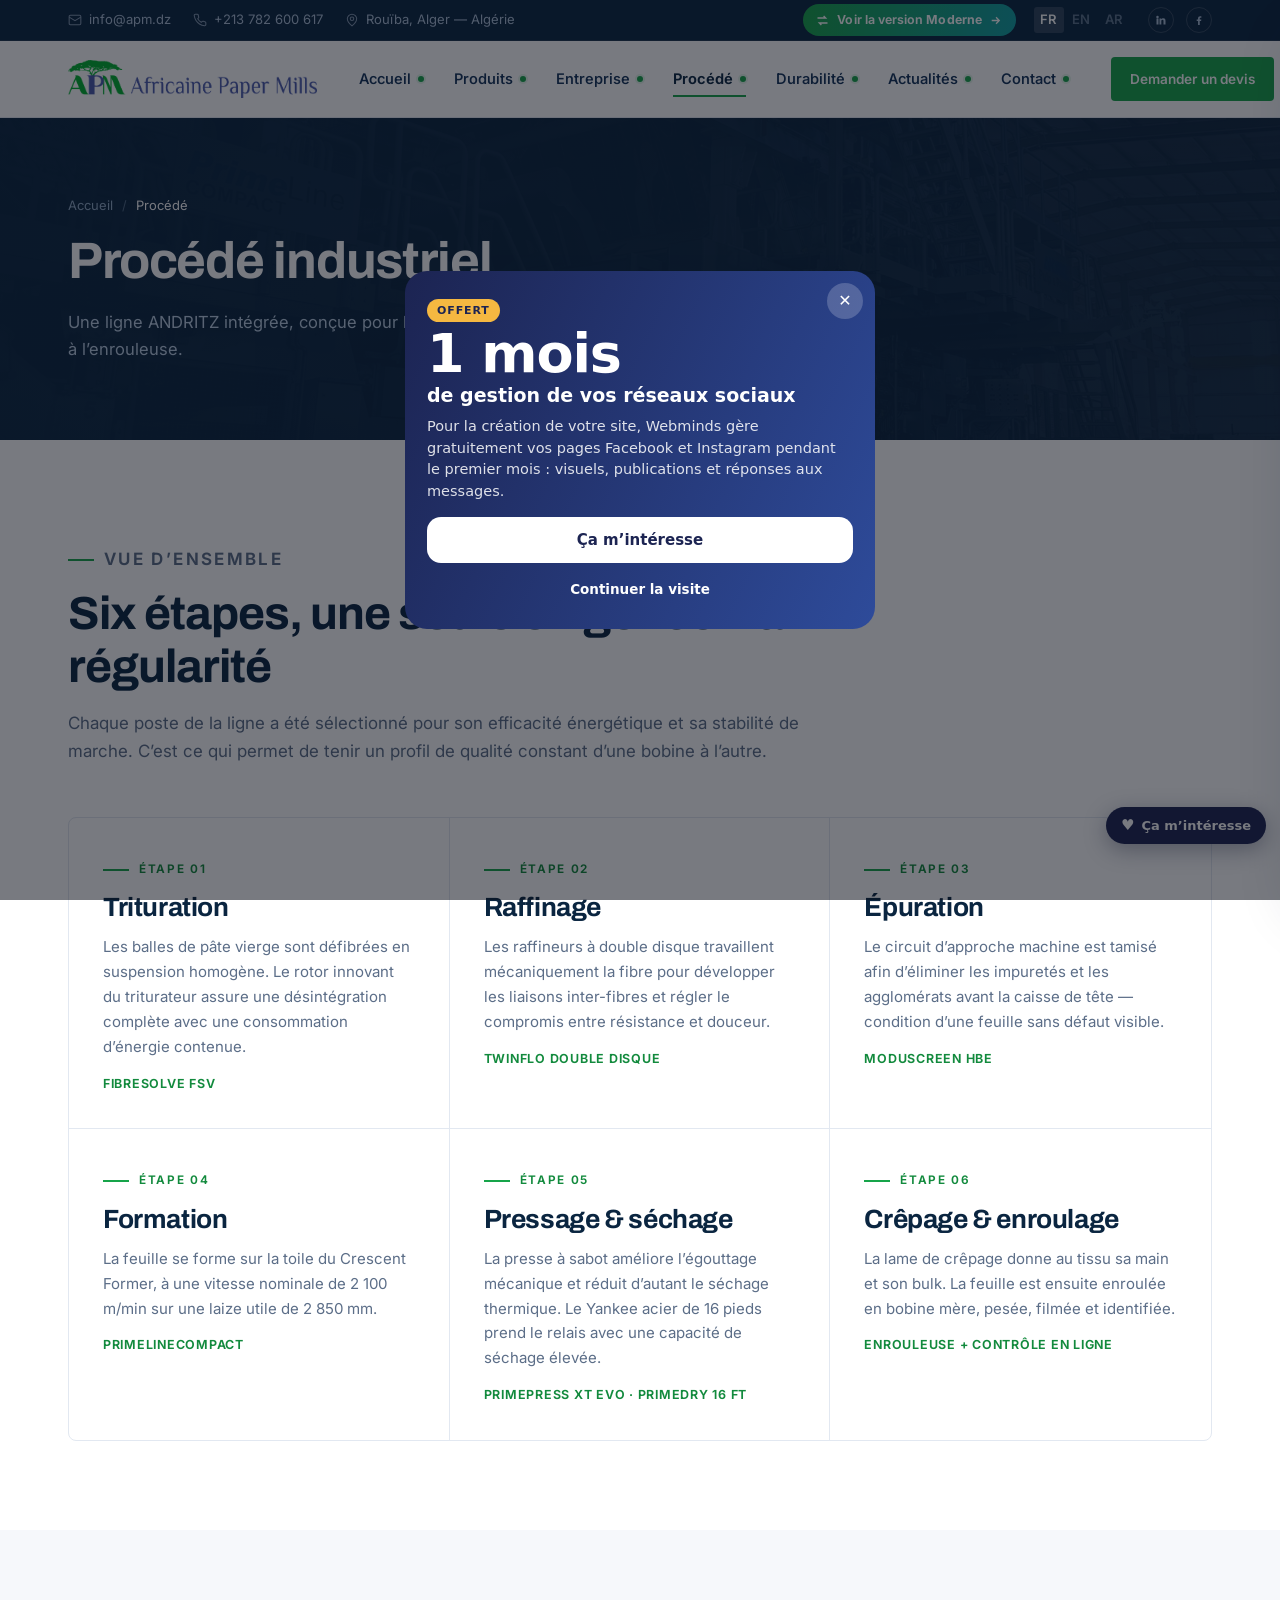
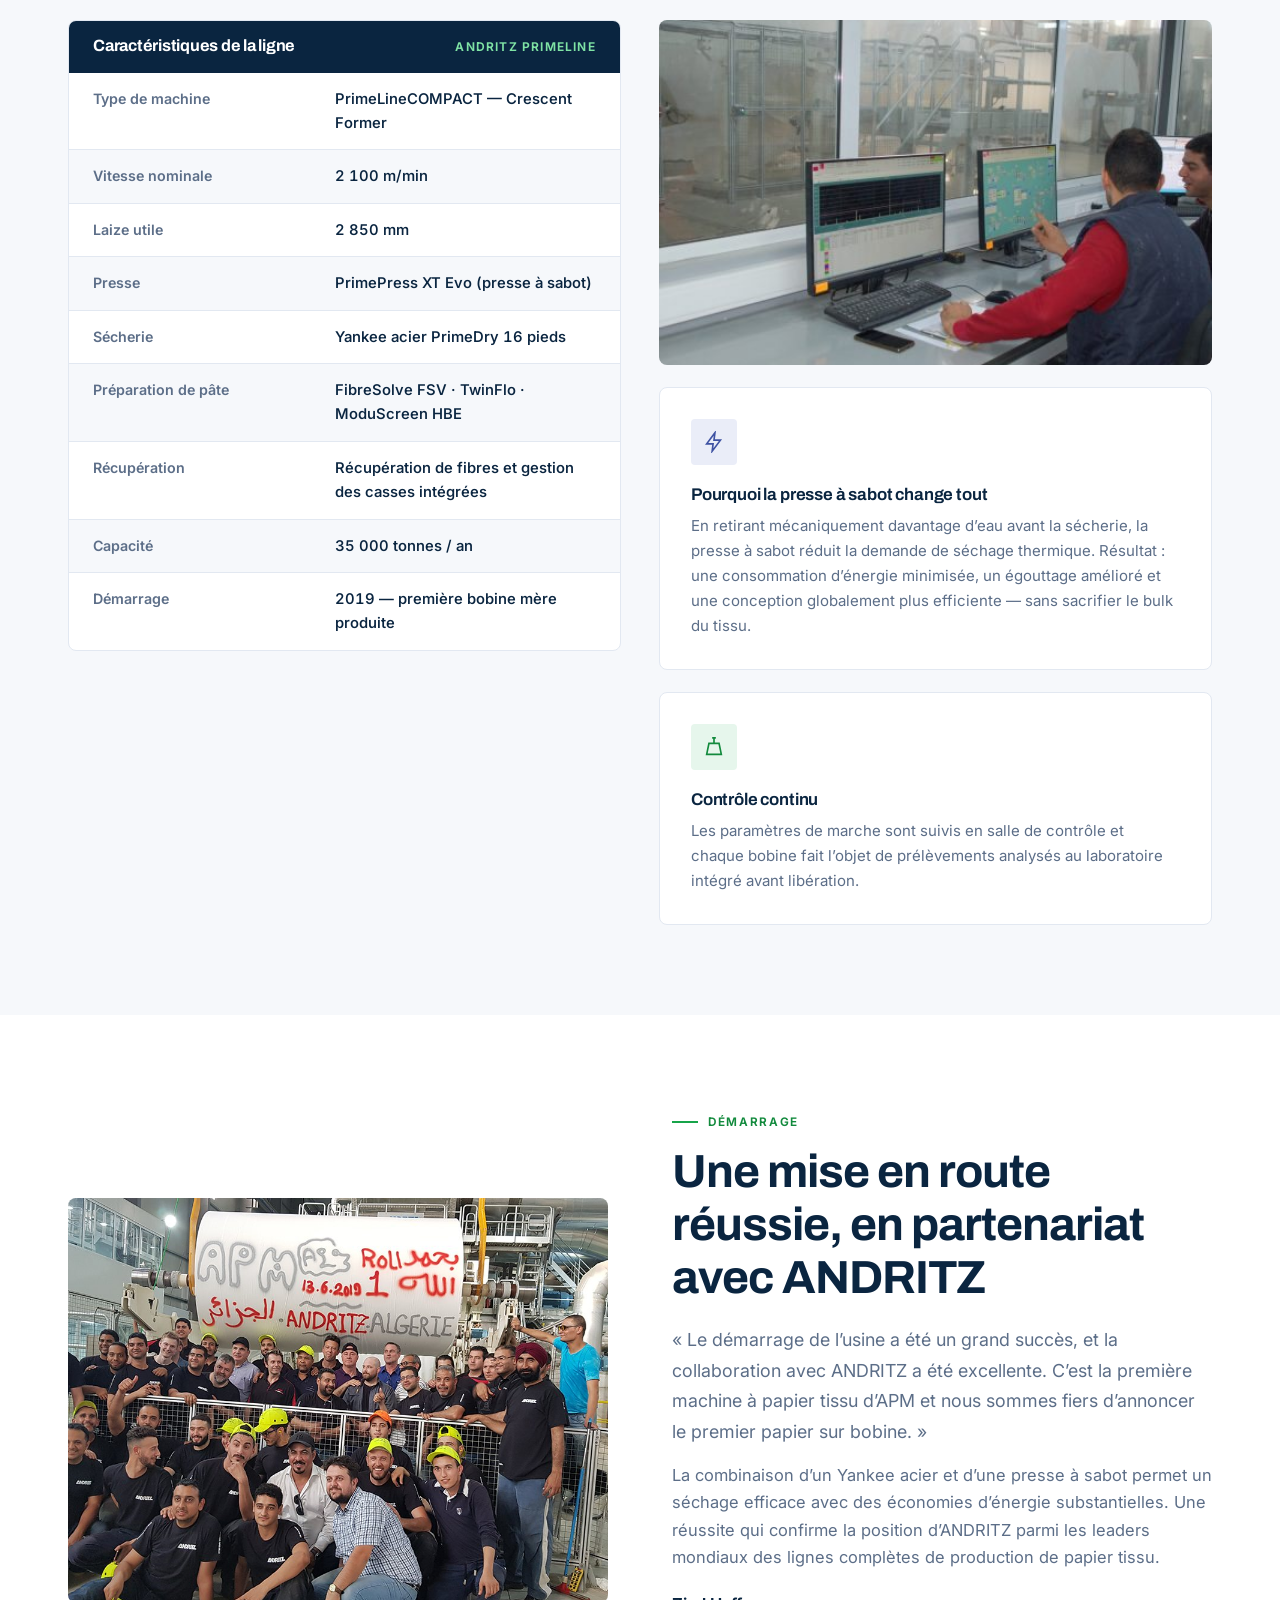
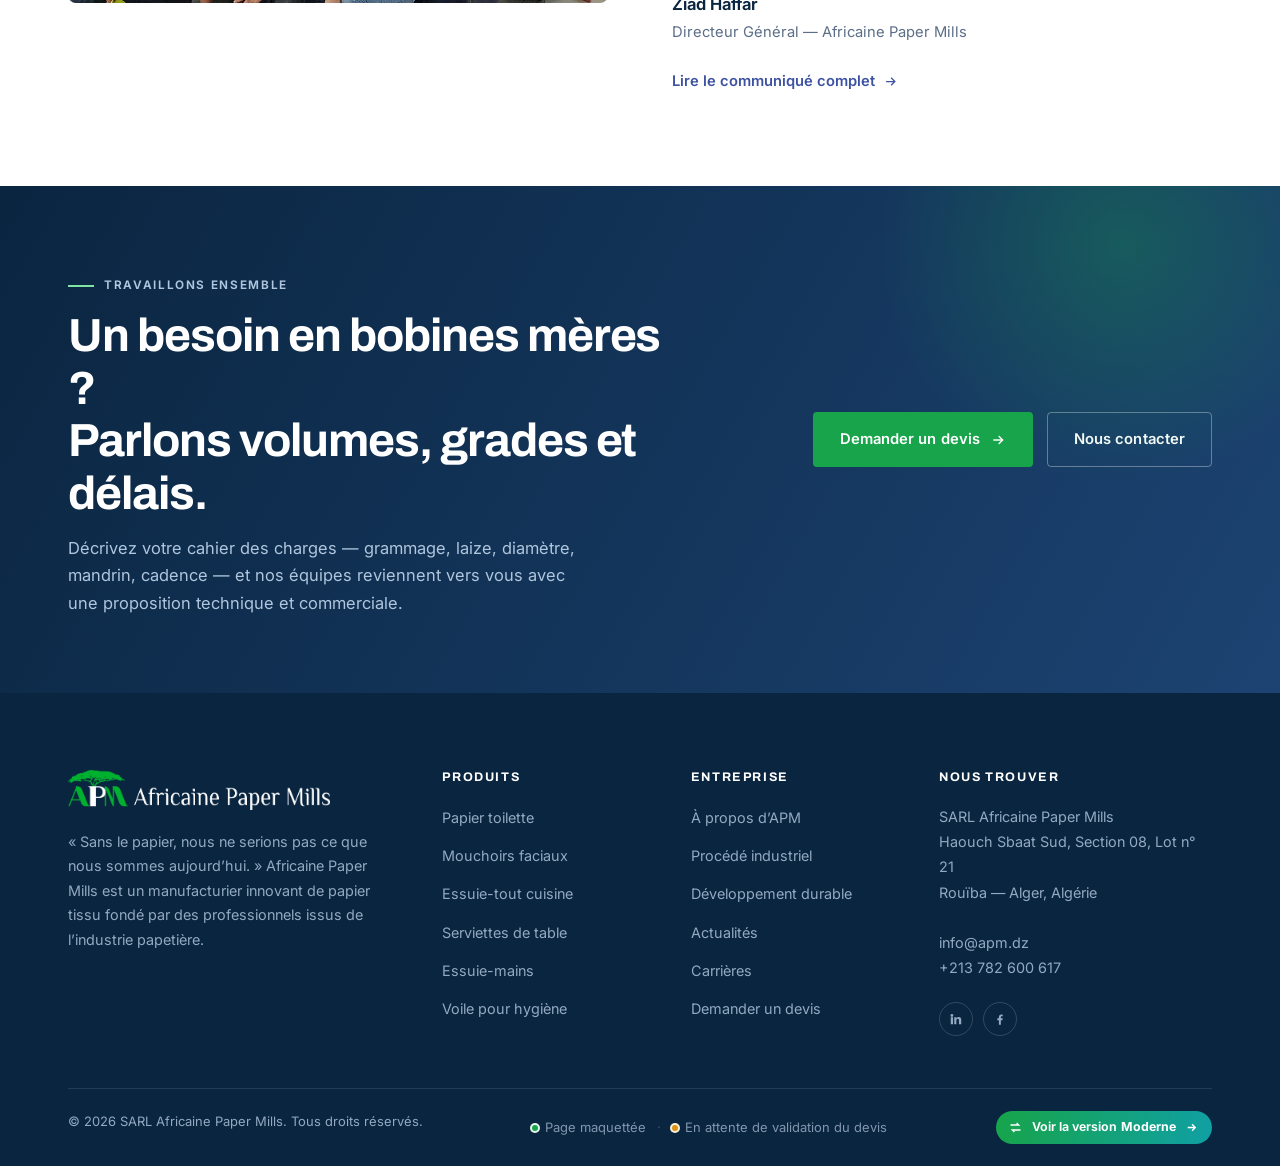
<file: procede.html>
<!DOCTYPE html>
<html lang="fr">
<head>
<meta charset="utf-8">
<meta name="viewport" content="width=device-width,initial-scale=1">
<title>Procédé industriel — Ligne ANDRITZ PrimeLine | APM</title>
<meta name="description" content="De la balle de pâte vierge à la bobine mère : trituration FibreSolve, raffinage TwinFlo, épuration ModuScreen, formation Crescent Former, presse à sabot PrimePress XT Evo et Yankee acier PrimeDry 16 pieds.">
<link rel="icon" href="assets/img/brand/icon.png">
<link rel="preconnect" href="https://fonts.googleapis.com">
<link rel="preconnect" href="https://fonts.gstatic.com" crossorigin>
<link href="https://fonts.googleapis.com/css2?family=Archivo:wght@500;600;700;800&family=Inter:wght@400;500;600;700&display=swap" rel="stylesheet">
<link rel="stylesheet" href="assets/css/corporate.css">
</head>
<body>
<div class="topbar">
  <div class="container topbar__inner">
    <div class="topbar__meta">
      <a href="mailto:info@apm.dz"><svg viewBox="0 0 24 24" fill="none" stroke="currentColor" stroke-width="1.8"><rect x="2" y="4" width="20" height="16" rx="2"/><path d="m2 7 10 6 10-6"/></svg>info@apm.dz</a>
      <a href="tel:+213782600617"><svg viewBox="0 0 24 24" fill="none" stroke="currentColor" stroke-width="1.8"><path d="M22 16.9v3a2 2 0 0 1-2.2 2 19.8 19.8 0 0 1-8.6-3.1 19.5 19.5 0 0 1-6-6A19.8 19.8 0 0 1 2.1 4.2 2 2 0 0 1 4.1 2h3a2 2 0 0 1 2 1.7c.1 1 .3 1.9.6 2.8a2 2 0 0 1-.5 2.1L8.1 9.9a16 16 0 0 0 6 6l1.3-1.1a2 2 0 0 1 2.1-.5c.9.3 1.8.5 2.8.6a2 2 0 0 1 1.7 2z"/></svg>+213 782 600 617</a>
      <span class="hide-sm" style="display:inline-flex;align-items:center;gap:7px"><svg viewBox="0 0 24 24" fill="none" stroke="currentColor" stroke-width="1.8" style="width:14px;height:14px;opacity:.75"><path d="M20 10c0 6-8 12-8 12s-8-6-8-12a8 8 0 0 1 16 0z"/><circle cx="12" cy="10" r="3"/></svg>Rouïba, Alger — Algérie</span>
    </div>
    <div class="topbar__right">
      <a href="moderne/index.html" class="vswitch" aria-label="Basculer vers la proposition Moderne" title="Basculer vers la proposition Moderne"><svg class="vswitch__ico" viewBox="0 0 24 24" fill="none" stroke="currentColor" stroke-width="2.2"><path d="M4 8h13l-3.2-3.2M20 16H7l3.2 3.2"/></svg><span>Voir la version <strong>Moderne</strong></span><svg class="vswitch__arrow" viewBox="0 0 24 24" fill="none" stroke="currentColor" stroke-width="2.4"><path d="M5 12h14M13 6l6 6-6 6"/></svg></a>
      <div class="lang" title="Versions linguistiques prévues"><span class="is-active">FR</span><span class="is-off">EN</span><span class="is-off">AR</span></div>
      <div class="topbar__social">
        <a href="https://www.linkedin.com/company/africaine-paper-mills" target="_blank" rel="noopener" aria-label="LinkedIn"><svg viewBox="0 0 24 24" fill="currentColor"><path d="M4.98 3.5a2.5 2.5 0 1 1 0 5 2.5 2.5 0 0 1 0-5zM3 9h4v12H3zM9 9h3.8v1.7h.05c.53-1 1.83-2.05 3.76-2.05C20.4 8.65 21 11 21 14.15V21h-4v-6.1c0-1.45-.03-3.32-2.02-3.32-2.02 0-2.33 1.58-2.33 3.21V21H9z"/></svg></a>
        <a href="https://web.facebook.com/APMAlgeria" target="_blank" rel="noopener" aria-label="Facebook"><svg viewBox="0 0 24 24" fill="currentColor"><path d="M13.5 22v-8h2.7l.4-3.1h-3.1V8.9c0-.9.25-1.5 1.55-1.5H16.7V4.6c-.3-.04-1.3-.13-2.47-.13-2.45 0-4.13 1.5-4.13 4.24v2.19H7.4V14h2.7v8z"/></svg></a>
      </div>
    </div>
  </div>
</div>

<header class="header">
  <div class="container header__inner">
    <a href="index.html" class="brand" aria-label="APM — Africaine Paper Mills">
      <img src="assets/img/brand/logo-line.png" alt="Africaine Paper Mills">
    </a>
    <nav class="nav">
      <a href="index.html">Accueil<span class="nav-dot" data-tip="Page maquettée"></span></a>
      <a href="produits.html">Produits<span class="nav-dot" data-tip="Page maquettée"></span></a>
      <a href="entreprise.html">Entreprise<span class="nav-dot" data-tip="Page maquettée"></span></a>
      <a href="procede.html" class="is-active">Procédé<span class="nav-dot" data-tip="Page maquettée"></span></a>
      <a href="durabilite.html">Durabilité<span class="nav-dot" data-tip="Page maquettée"></span></a>
      <a href="actualites.html">Actualités<span class="nav-dot" data-tip="Page maquettée"></span></a>
      <a href="contact.html">Contact<span class="nav-dot" data-tip="Page maquettée"></span></a>
    </nav>
    <div class="header__cta">
      <a href="devis.html" class="btn btn--green btn--sm">Demander un devis</a>
      <button class="burger" aria-label="Menu"><span></span><span></span><span></span></button>
    </div>
  </div>
</header>

<div class="scrim"></div>
<nav class="mobile-nav" aria-label="Navigation mobile">
  <div class="mobile-nav__head">
    <img src="assets/img/brand/logo-line.png" alt="APM">
    <button class="burger is-open" aria-label="Fermer"><span></span><span></span><span></span></button>
  </div>
  <a href="index.html">Accueil<span class="nav-dot" data-tip="Page maquettée"></span></a>
  <a href="produits.html">Produits<span class="nav-dot" data-tip="Page maquettée"></span></a>
  <a href="entreprise.html">Entreprise<span class="nav-dot" data-tip="Page maquettée"></span></a>
  <a href="procede.html">Procédé industriel<span class="nav-dot" data-tip="Page maquettée"></span></a>
  <a href="durabilite.html">Durabilité<span class="nav-dot" data-tip="Page maquettée"></span></a>
  <a href="actualites.html">Actualités<span class="nav-dot" data-tip="Page maquettée"></span></a>
  <a href="carrieres.html">Carrières<span class="nav-dot" data-tip="Page maquettée"></span></a>
  <a href="contact.html">Contact<span class="nav-dot" data-tip="Page maquettée"></span></a>
  <a href="moderne/index.html" class="vswitch vswitch--block" aria-label="Basculer vers la proposition Moderne" title="Basculer vers la proposition Moderne"><svg class="vswitch__ico" viewBox="0 0 24 24" fill="none" stroke="currentColor" stroke-width="2.2"><path d="M4 8h13l-3.2-3.2M20 16H7l3.2 3.2"/></svg><span>Voir la version <strong>Moderne</strong></span><svg class="vswitch__arrow" viewBox="0 0 24 24" fill="none" stroke="currentColor" stroke-width="2.4"><path d="M5 12h14M13 6l6 6-6 6"/></svg></a>
  <a href="devis.html" class="btn btn--green btn--block">Demander un devis</a>
</nav>

<main>
<section class="pagehead">
  <div class="pagehead__bg"><img src="assets/img/plant/machine-primeline.jpg" alt=""></div>
  <div class="container pagehead__inner">
    <div class="crumbs"><a href="index.html">Accueil</a><span>/</span><span style="opacity:1;color:#fff">Procédé</span></div>
    <h1>Procédé industriel</h1>
    <p>Une ligne ANDRITZ intégrée, conçue pour l’efficience énergétique, du triturateur à l’enrouleuse.</p>
  </div>
</section>

<section class="section">
  <div class="container">
    <div class="sec-head reveal">
      <p class="eyebrow">Vue d’ensemble</p>
      <h2>Six étapes, une seule exigence : la régularité</h2>
      <p>Chaque poste de la ligne a été sélectionné pour son efficacité énergétique et sa stabilité
        de marche. C’est ce qui permet de tenir un profil de qualité constant d’une bobine à l’autre.</p>
    </div>

    <div class="grid reveal" style="gap:0;border:1px solid var(--line);border-radius:var(--radius-lg);overflow:hidden">
      <div class="grid" style="grid-template-columns:repeat(3,1fr);gap:0">
        <div style="padding:34px;border-right:1px solid var(--line);border-bottom:1px solid var(--line)">
          <p class="eyebrow">Étape 01</p><h3 style="margin-top:14px">Trituration</h3>
          <p style="margin-top:12px;color:var(--muted);font-size:.94rem">Les balles de pâte vierge sont défibrées en
            suspension homogène. Le rotor innovant du triturateur assure une désintégration complète avec
            une consommation d’énergie contenue.</p>
          <p style="margin-top:14px;font-size:.78rem;font-weight:650;letter-spacing:.06em;color:var(--green-700)">FIBRESOLVE FSV</p>
        </div>
        <div style="padding:34px;border-right:1px solid var(--line);border-bottom:1px solid var(--line)">
          <p class="eyebrow">Étape 02</p><h3 style="margin-top:14px">Raffinage</h3>
          <p style="margin-top:12px;color:var(--muted);font-size:.94rem">Les raffineurs à double disque travaillent
            mécaniquement la fibre pour développer les liaisons inter-fibres et régler le compromis entre
            résistance et douceur.</p>
          <p style="margin-top:14px;font-size:.78rem;font-weight:650;letter-spacing:.06em;color:var(--green-700)">TWINFLO DOUBLE DISQUE</p>
        </div>
        <div style="padding:34px;border-bottom:1px solid var(--line)">
          <p class="eyebrow">Étape 03</p><h3 style="margin-top:14px">Épuration</h3>
          <p style="margin-top:12px;color:var(--muted);font-size:.94rem">Le circuit d’approche machine est tamisé
            afin d’éliminer les impuretés et les agglomérats avant la caisse de tête — condition d’une feuille
            sans défaut visible.</p>
          <p style="margin-top:14px;font-size:.78rem;font-weight:650;letter-spacing:.06em;color:var(--green-700)">MODUSCREEN HBE</p>
        </div>
        <div style="padding:34px;border-right:1px solid var(--line)">
          <p class="eyebrow">Étape 04</p><h3 style="margin-top:14px">Formation</h3>
          <p style="margin-top:12px;color:var(--muted);font-size:.94rem">La feuille se forme sur la toile du
            Crescent Former, à une vitesse nominale de 2 100 m/min sur une laize utile de 2 850 mm.</p>
          <p style="margin-top:14px;font-size:.78rem;font-weight:650;letter-spacing:.06em;color:var(--green-700)">PRIMELINECOMPACT</p>
        </div>
        <div style="padding:34px;border-right:1px solid var(--line)">
          <p class="eyebrow">Étape 05</p><h3 style="margin-top:14px">Pressage & séchage</h3>
          <p style="margin-top:12px;color:var(--muted);font-size:.94rem">La presse à sabot améliore l’égouttage
            mécanique et réduit d’autant le séchage thermique. Le Yankee acier de 16 pieds prend le relais avec
            une capacité de séchage élevée.</p>
          <p style="margin-top:14px;font-size:.78rem;font-weight:650;letter-spacing:.06em;color:var(--green-700)">PRIMEPRESS XT EVO · PRIMEDRY 16 FT</p>
        </div>
        <div style="padding:34px">
          <p class="eyebrow">Étape 06</p><h3 style="margin-top:14px">Crêpage & enroulage</h3>
          <p style="margin-top:12px;color:var(--muted);font-size:.94rem">La lame de crêpage donne au tissu sa main
            et son bulk. La feuille est ensuite enroulée en bobine mère, pesée, filmée et identifiée.</p>
          <p style="margin-top:14px;font-size:.78rem;font-weight:650;letter-spacing:.06em;color:var(--green-700)">ENROULEUSE + CONTRÔLE EN LIGNE</p>
        </div>
      </div>
    </div>
  </div>
</section>

<section class="section section--sand">
  <div class="container">
    <div class="grid" style="grid-template-columns:1fr 1fr;gap:clamp(24px,3vw,44px);align-items:start">
      <div class="spec reveal">
        <div class="spec__head"><h3>Caractéristiques de la ligne</h3><span class="ref">ANDRITZ PRIMELINE</span></div>
        <table><tbody>
          <tr><th>Type de machine</th><td>PrimeLineCOMPACT — Crescent Former</td></tr>
          <tr><th>Vitesse nominale</th><td>2 100 m/min</td></tr>
          <tr><th>Laize utile</th><td>2 850 mm</td></tr>
          <tr><th>Presse</th><td>PrimePress XT Evo (presse à sabot)</td></tr>
          <tr><th>Sécherie</th><td>Yankee acier PrimeDry 16 pieds</td></tr>
          <tr><th>Préparation de pâte</th><td>FibreSolve FSV · TwinFlo · ModuScreen HBE</td></tr>
          <tr><th>Récupération</th><td>Récupération de fibres et gestion des casses intégrées</td></tr>
          <tr><th>Capacité</th><td>35 000 tonnes / an</td></tr>
          <tr><th>Démarrage</th><td>2019 — première bobine mère produite</td></tr>
        </tbody></table>
      </div>
      <div class="grid reveal" data-d="1" style="gap:22px">
        <div class="split__media">
          <img src="assets/img/plant/control-room.jpg" alt="Salle de contrôle APM" loading="lazy" style="aspect-ratio:16/10">
        </div>
        <div class="card">
          <div class="card__icon card__icon--blue"><svg viewBox="0 0 24 24" fill="none" stroke="currentColor" stroke-width="1.8"><path d="M13 2 4 14h7l-1 8 9-12h-7z"/></svg></div>
          <h4>Pourquoi la presse à sabot change tout</h4>
          <p>En retirant mécaniquement davantage d’eau avant la sécherie, la presse à sabot réduit la
            demande de séchage thermique. Résultat : une consommation d’énergie minimisée, un égouttage
            amélioré et une conception globalement plus efficiente — sans sacrifier le bulk du tissu.</p>
        </div>
        <div class="card">
          <div class="card__icon"><svg viewBox="0 0 24 24" fill="none" stroke="currentColor" stroke-width="1.8"><path d="M10 2h4M12 2v6M6.5 8h11l2.5 12H4z"/></svg></div>
          <h4>Contrôle continu</h4>
          <p>Les paramètres de marche sont suivis en salle de contrôle et chaque bobine fait l’objet
            de prélèvements analysés au laboratoire intégré avant libération.</p>
        </div>
      </div>
    </div>
  </div>
</section>

<section class="section">
  <div class="container split split--media-first">
    <div class="split__media reveal">
      <img src="assets/img/plant/team-first-roll.jpg" alt="Les équipes APM et ANDRITZ lors du démarrage" loading="lazy" style="aspect-ratio:4/3">
    </div>
    <div class="reveal" data-d="1">
      <p class="eyebrow">Démarrage</p>
      <h2 style="margin-top:14px">Une mise en route réussie, en partenariat avec ANDRITZ</h2>
      <p class="lead" style="margin-top:20px">
        « Le démarrage de l’usine a été un grand succès, et la collaboration avec ANDRITZ a été
        excellente. C’est la première machine à papier tissu d’APM et nous sommes fiers d’annoncer
        le premier papier sur bobine. »
      </p>
      <p style="margin-top:14px;color:var(--muted)">
        La combinaison d’un Yankee acier et d’une presse à sabot permet un séchage efficace avec des
        économies d’énergie substantielles. Une réussite qui confirme la position d’ANDRITZ parmi les
        leaders mondiaux des lignes complètes de production de papier tissu.
      </p>
      <p style="margin-top:20px;font-weight:650;color:var(--ink)">Ziad Haffar<br>
        <span style="font-weight:400;color:var(--muted);font-size:.92rem">Directeur Général — Africaine Paper Mills</span></p>
      <a href="actualites.html" class="link-arrow" style="margin-top:24px">Lire le communiqué complet <svg viewBox="0 0 24 24" fill="none" stroke="currentColor" stroke-width="2"><path d="M5 12h14M13 6l6 6-6 6"/></svg></a>
    </div>
  </div>
</section>
<section class="ctaband">
  <div class="container ctaband__inner">
    <div>
      <p class="eyebrow eyebrow--light">Travaillons ensemble</p>
      <h2 style="margin-top:14px">Un besoin en bobines mères ?<br>Parlons volumes, grades et délais.</h2>
      <p>Décrivez votre cahier des charges — grammage, laize, diamètre, mandrin, cadence — et nos
        équipes reviennent vers vous avec une proposition technique et commerciale.</p>
    </div>
    <div style="display:flex;gap:14px;flex-wrap:wrap">
      <a href="devis.html" class="btn btn--green">Demander un devis <svg viewBox="0 0 24 24" fill="none" stroke="currentColor" stroke-width="2"><path d="M5 12h14M13 6l6 6-6 6"/></svg></a>
      <a href="contact.html" class="btn btn--outline-light">Nous contacter</a>
    </div>
  </div>
</section>
</main>

<footer class="footer">
  <div class="container">
    <div class="footer__grid">
      <div class="footer__brand">
        <img src="assets/img/brand/logo-dark.png" alt="Africaine Paper Mills">
        <p>« Sans le papier, nous ne serions pas ce que nous sommes aujourd’hui. » Africaine Paper Mills
          est un manufacturier innovant de papier tissu fondé par des professionnels issus de l’industrie papetière.</p>
      </div>
      <div>
        <h5>Produits</h5>
        <ul>
          <li><a href="produit-papier-toilette.html">Papier toilette</a></li>
          <li><a href="produits.html">Mouchoirs faciaux</a></li>
          <li><a href="produits.html">Essuie-tout cuisine</a></li>
          <li><a href="produits.html">Serviettes de table</a></li>
          <li><a href="produits.html">Essuie-mains</a></li>
          <li><a href="produits.html">Voile pour hygiène</a></li>
        </ul>
      </div>
      <div>
        <h5>Entreprise</h5>
        <ul>
          <li><a href="entreprise.html">À propos d’APM</a></li>
          <li><a href="procede.html">Procédé industriel</a></li>
          <li><a href="durabilite.html">Développement durable</a></li>
          <li><a href="actualites.html">Actualités</a></li>
          <li><a href="carrieres.html">Carrières</a></li>
          <li><a href="devis.html">Demander un devis</a></li>
        </ul>
      </div>
      <div>
        <h5>Nous trouver</h5>
        <address>
          SARL Africaine Paper Mills<br>
          Haouch Sbaat Sud, Section 08, Lot n° 21<br>
          Rouïba — Alger, Algérie<br><br>
          <a href="mailto:info@apm.dz">info@apm.dz</a><br>
          <a href="tel:+213782600617">+213 782 600 617</a>
        </address>
        <div class="footer__social" style="margin-top:22px">
          <a href="https://www.linkedin.com/company/africaine-paper-mills" target="_blank" rel="noopener" aria-label="LinkedIn"><svg viewBox="0 0 24 24" fill="currentColor"><path d="M4.98 3.5a2.5 2.5 0 1 1 0 5 2.5 2.5 0 0 1 0-5zM3 9h4v12H3zM9 9h3.8v1.7h.05c.53-1 1.83-2.05 3.76-2.05C20.4 8.65 21 11 21 14.15V21h-4v-6.1c0-1.45-.03-3.32-2.02-3.32-2.02 0-2.33 1.58-2.33 3.21V21H9z"/></svg></a>
          <a href="https://web.facebook.com/APMAlgeria" target="_blank" rel="noopener" aria-label="Facebook"><svg viewBox="0 0 24 24" fill="currentColor"><path d="M13.5 22v-8h2.7l.4-3.1h-3.1V8.9c0-.9.25-1.5 1.55-1.5H16.7V4.6c-.3-.04-1.3-.13-2.47-.13-2.45 0-4.13 1.5-4.13 4.24v2.19H7.4V14h2.7v8z"/></svg></a>
        </div>
      </div>
    </div>
    <div class="footer__bar">
      <span>© <span data-year>2026</span> SARL Africaine Paper Mills. Tous droits réservés.</span>
      <span class="legend"><span class="nav-dot" data-tip="Page maquettée"></span> Page maquettée<span class="sep">·</span><span class="nav-dot nav-dot--wait" data-tip="En attente de validation du devis"></span> En attente de validation du devis</span>
      <a href="moderne/index.html" class="vswitch" aria-label="Basculer vers la proposition Moderne" title="Basculer vers la proposition Moderne"><svg class="vswitch__ico" viewBox="0 0 24 24" fill="none" stroke="currentColor" stroke-width="2.2"><path d="M4 8h13l-3.2-3.2M20 16H7l3.2 3.2"/></svg><span>Voir la version <strong>Moderne</strong></span><svg class="vswitch__arrow" viewBox="0 0 24 24" fill="none" stroke="currentColor" stroke-width="2.4"><path d="M5 12h14M13 6l6 6-6 6"/></svg></a>
    </div>
  </div>
</footer>

<script src="assets/js/corporate.js"></script><script data-wml>(function(){if(window.__wmL)return;window.__wmL=1;
var C={"p": "APM Africaine Paper Mills", "mail": null, "wa": "213797372452", "v": [["/", "Version corporate", "Claire et rassurante"], ["/moderne/", "Version moderne", "Immersive et animée"]]};
function ready(f){document.readyState==='loading'?document.addEventListener('DOMContentLoaded',f):f()}
ready(function(){
var css='.wmL-b{position:fixed;right:14px;bottom:calc(56px + env(safe-area-inset-bottom));z-index:2147483000;border:0;border-radius:999px;background:#1C2452;color:#fff;font:700 13px/1 system-ui,-apple-system,Segoe UI,Roboto,sans-serif;padding:11px 15px;box-shadow:0 6px 22px rgba(20,30,60,.35);cursor:pointer;display:flex;align-items:center;gap:7px}'
+'@media(max-width:520px){.wmL-b{bottom:calc(112px + env(safe-area-inset-bottom));font-size:12.5px;padding:10px 13px}}'
+'.wmL-m{position:fixed;inset:0;z-index:2147483001;background:rgba(10,14,25,.55);display:none;align-items:flex-end;justify-content:center;font-family:system-ui,-apple-system,Segoe UI,Roboto,sans-serif}.wmL-m.on{display:flex}@media(min-width:700px){.wmL-m{align-items:center;padding:20px}}'
+'.wmL-x{box-sizing:border-box;position:relative;background:#fff;color:#1C2452;width:100%;max-width:470px;max-height:92vh;overflow:auto;border-radius:22px 22px 0 0;padding:24px 22px calc(22px + env(safe-area-inset-bottom));text-align:left}@media(min-width:700px){.wmL-x{border-radius:22px}}'
+'.wmL-x *{box-sizing:border-box}.wmL-c{position:absolute;top:12px;right:12px;width:36px;height:36px;border:0;border-radius:50%;background:#F0F2F1;font-size:16px;cursor:pointer;color:#1C2452}'
+'.wmL-x h3{font:800 26px/1.1 system-ui,-apple-system,sans-serif;margin:4px 40px 10px 0;color:inherit}.wmL-x p{margin:0 0 14px;line-height:1.5;font-size:14.5px;opacity:.85}'
+'.wmL-o{background:linear-gradient(115deg,#1C2452,#2E4B9A);color:#fff}.wmL-o .wmL-c{background:rgba(255,255,255,.2);color:#fff}.wmL-big{font:900 54px/.95 system-ui,-apple-system,sans-serif;letter-spacing:-.02em;margin:6px 0 2px}.wmL-big small{display:block;font-size:19px;font-weight:700;letter-spacing:0;margin-top:6px}'
+'.wmL-tag{display:inline-block;background:#F5B841;color:#1C2452;font:800 11px system-ui,sans-serif;letter-spacing:.08em;border-radius:999px;padding:5px 10px}'
+'.wmL-btn{display:flex;align-items:center;justify-content:center;width:100%;border:0;border-radius:14px;padding:14px;font:800 15px system-ui,-apple-system,sans-serif;cursor:pointer;margin-top:8px}.wmL-w{background:#fff;color:#1C2452}.wmL-g{background:#1FAF55;color:#fff}.wmL-n{background:#1C2452;color:#fff}.wmL-l{background:transparent;color:inherit;font-weight:600;font-size:13.5px;padding:10px}'
+'.wmL-s{font:700 11.5px system-ui,sans-serif;text-transform:uppercase;letter-spacing:.06em;opacity:.6;margin:12px 0 8px}.wmL-ch{display:grid;gap:8px}.wmL-ch label{display:flex;align-items:center;gap:10px;border:1.5px solid #E2E6E3;border-radius:12px;padding:11px 12px;cursor:pointer;font-size:14px;font-weight:600}.wmL-ch label small{display:block;font-weight:500;opacity:.65;font-size:12px}.wmL-ch input{width:18px;height:18px;flex:none;accent-color:#1FAF55}'
+'.wmL-f{display:grid;gap:8px;margin:12px 0 6px}.wmL-f input{border:1.5px solid #E2E6E3;border-radius:12px;padding:12px;font:500 16px system-ui,sans-serif;color:#1C2452;background:#fff;-webkit-user-select:text!important;user-select:text!important;width:100%}'
+'.wmL-ok{text-align:center}.wmL-ok i{display:grid;place-items:center;width:64px;height:64px;margin:6px auto 12px;border-radius:50%;background:#E8F7EE;color:#1FAF55;font-style:normal;font-size:30px}';
var st=document.createElement('style');st.textContent=css;document.head.appendChild(st);
function ss(k,v){try{if(v===undefined)return sessionStorage.getItem(k);sessionStorage.setItem(k,v)}catch(e){}}
var p=location.pathname,cur=0;C.v.forEach(function(v,i){if(v[0]!=='/'&&p.indexOf(v[0])===0)cur=i});
var off=document.createElement('div');off.className='wmL-m';off.innerHTML='<div class="wmL-x wmL-o" role="dialog" aria-modal="true"><button class="wmL-c" type="button" aria-label="Fermer">✕</button><span class="wmL-tag">OFFERT</span><div class="wmL-big">1 mois<small>de gestion de vos réseaux sociaux</small></div><p style="margin-top:12px">Pour la création de votre site, Webminds gère gratuitement vos pages Facebook et Instagram pendant le premier mois : visuels, publications et réponses aux messages.</p><button class="wmL-btn wmL-w" type="button" data-i>Ça m’intéresse</button><button class="wmL-btn wmL-l" type="button" data-c>Continuer la visite</button></div>';
var ch='';C.v.forEach(function(v,i){ch+='<label><input type="radio" name="wmLv" value="'+v[1]+'"'+(i===cur?' checked':'')+'><span>'+v[1]+(v[2]?'<small>'+v[2]+'</small>':'')+'</span></label>'});
var it=document.createElement('div');it.className='wmL-m';it.innerHTML='<div class="wmL-x" role="dialog" aria-modal="true"><button class="wmL-c" type="button" aria-label="Fermer">✕</button><div data-s1><h3>Cette maquette vous plaît ?</h3><p>Choisissez la version qui vous intéresse : Webminds vous recontacte pour vous la présenter.</p>'+(C.v.length>1?'<div class="wmL-s">La version préférée</div><div class="wmL-ch">'+ch+'</div>':'')+'<div class="wmL-s">En plus</div><div class="wmL-ch"><label><input type="checkbox" value="Gestion des réseaux sociaux (1 mois offert)"><span>Réseaux sociaux<small>1 mois de gestion offert avec le site</small></span></label></div><div class="wmL-f"><input name="n" placeholder="Votre nom" autocomplete="name"><input name="t" type="tel" inputmode="tel" placeholder="Votre téléphone (facultatif)" autocomplete="tel"></div><button class="wmL-btn wmL-g" type="button" data-w>Envoyer sur WhatsApp</button>'+(C.mail?'<button class="wmL-btn wmL-l" type="button" data-e>Envoyer par e-mail</button>':'')+'</div><div class="wmL-ok" data-s2 hidden><i>✓</i><h3 style="margin:0 0 8px">Merci !</h3><p>Votre choix a bien été transmis à Webminds. Nous vous recontactons très vite.</p><button class="wmL-btn wmL-n" type="button" data-c>Continuer la visite</button></div></div>';
document.body.appendChild(off);document.body.appendChild(it);
var b=document.createElement('button');b.type='button';b.className='wmL-b';b.innerHTML='<b style="font-size:15px">♥</b>Ça m’intéresse';document.body.appendChild(b);
function op(m){off.classList.remove('on');it.classList.remove('on');m.classList.add('on')}
[off,it].forEach(function(m){m.addEventListener('click',function(e){if(e.target===m||e.target.closest('.wmL-c')||e.target.closest('[data-c]'))m.classList.remove('on')})});
b.onclick=function(){op(it)};off.querySelector('[data-i]').onclick=function(){op(it)};
function msg(){var v=(it.querySelector('input[name=wmLv]:checked')||{}).value||C.v[cur][1],x=[].map.call(it.querySelectorAll('input[type=checkbox]:checked'),function(c){return c.value}),n=it.querySelector('[name=n]').value.trim(),t=it.querySelector('[name=t]').value.trim();
 return{v:v,x:x,n:n,t:t,txt:'Bonjour Webminds, la maquette '+C.p+' m’intéresse.\nVersion préférée : '+v+(x.length?'\nEn plus : '+x.join(', '):'')+(n?'\nNom : '+n:'')+(t?'\nTéléphone : '+t:'')+'\nLien : '+location.origin+C.v[cur][0]}}
function mail(m){if(!C.mail)return;try{fetch('https://formsubmit.co/ajax/'+C.mail,{method:'POST',keepalive:true,headers:{'Content-Type':'application/json','Accept':'application/json'},body:JSON.stringify({_subject:'Maquette '+C.p+' : intéressé ('+m.v+')',Prospect:C.p,Version:m.v,Options:m.x.join(', ')||'-',Nom:m.n||'-',Telephone:m.t||'-',Lien:location.origin+C.v[cur][0],_template:'table',_captcha:'false'})}).catch(function(){})}catch(e){}}
function done(){it.querySelector('[data-s1]').hidden=true;it.querySelector('[data-s2]').hidden=false;ss('wmL-sent','1')}
it.querySelector('[data-w]').onclick=function(){var m=msg();mail(m);done();location.href='https://wa.me/'+C.wa+'?text='+encodeURIComponent(m.txt)};
var e=it.querySelector('[data-e]');if(e)e.onclick=function(){mail(msg());done()};
var sh=ss('wmL-off');addEventListener('scroll',function(){var r=(scrollY+innerHeight)/document.documentElement.scrollHeight;
 if(!sh&&scrollY>500&&r>.3){sh=1;ss('wmL-off','1');op(off)}
 if(!ss('wmL-it')&&!ss('wmL-sent')&&sh&&r>.92&&!off.classList.contains('on')){ss('wmL-it','1');op(it)}},{passive:true});
});})();
</script></body>
</html>
</file>
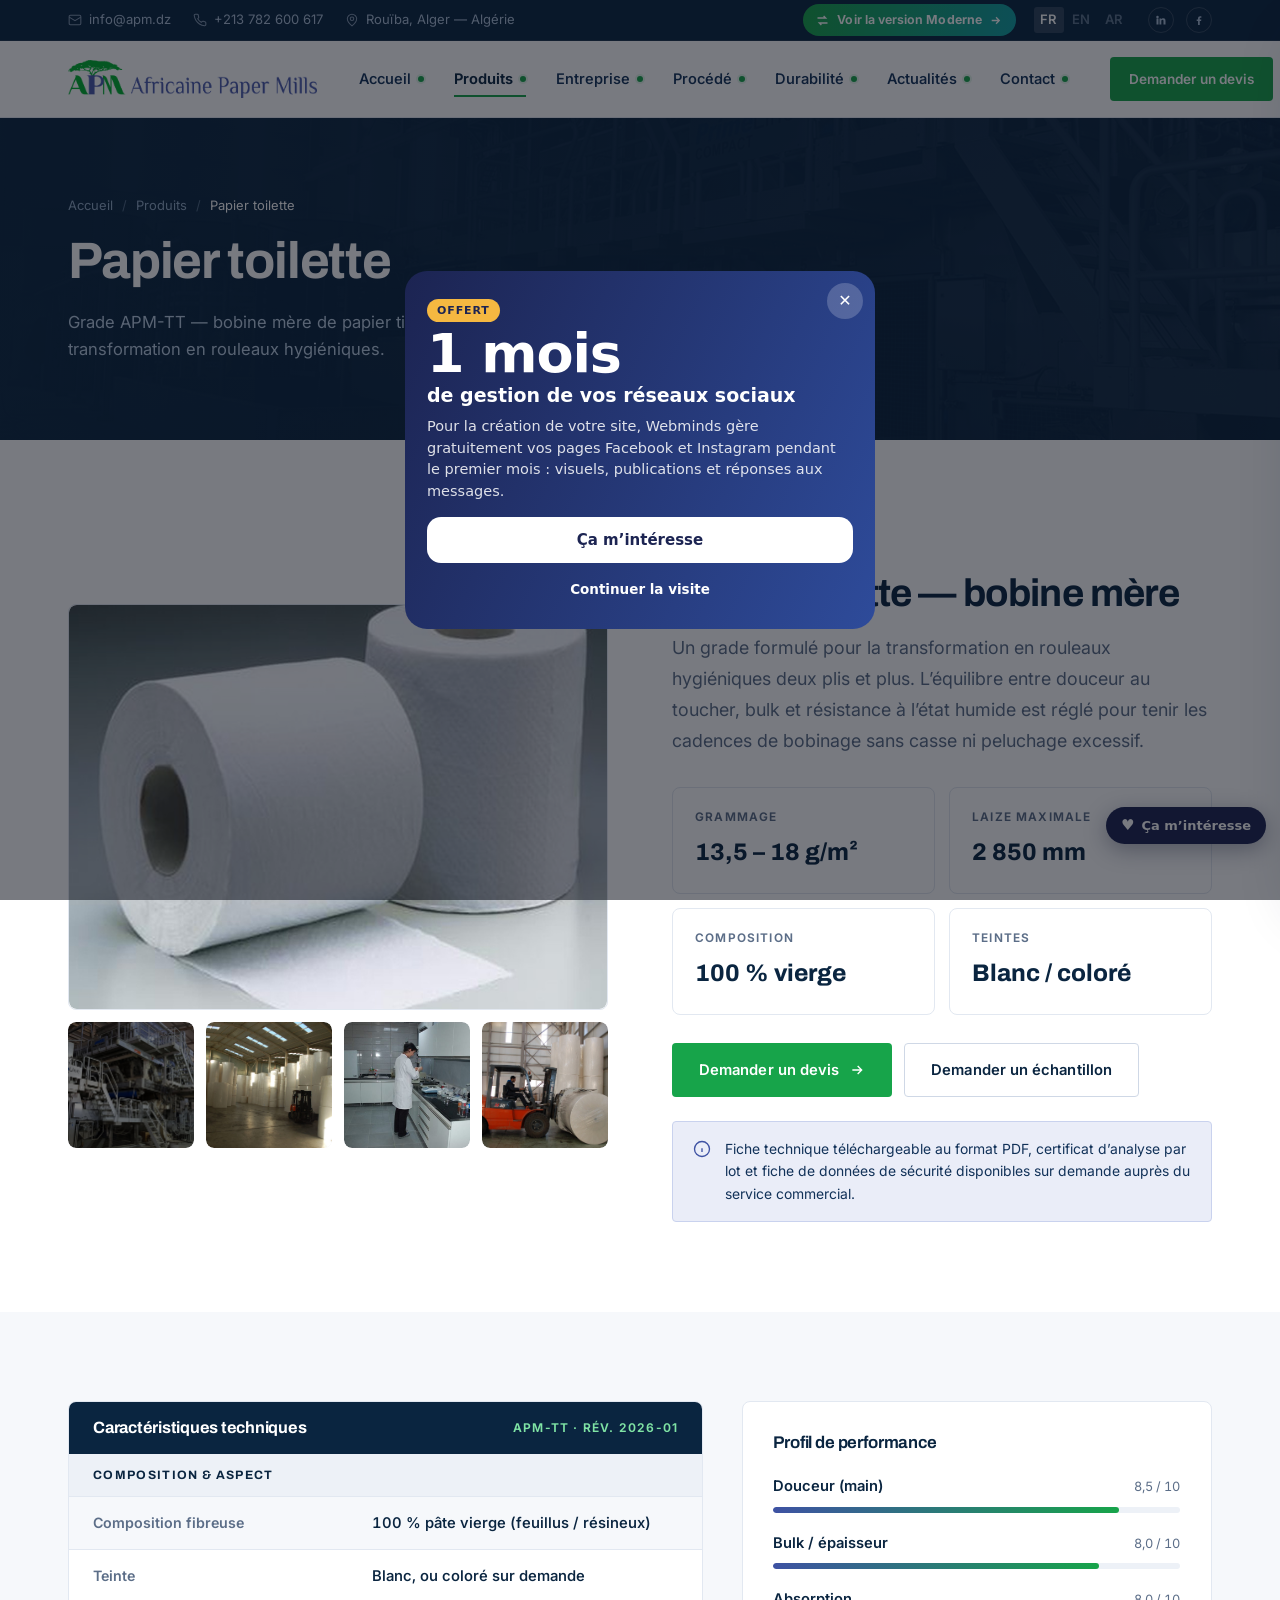
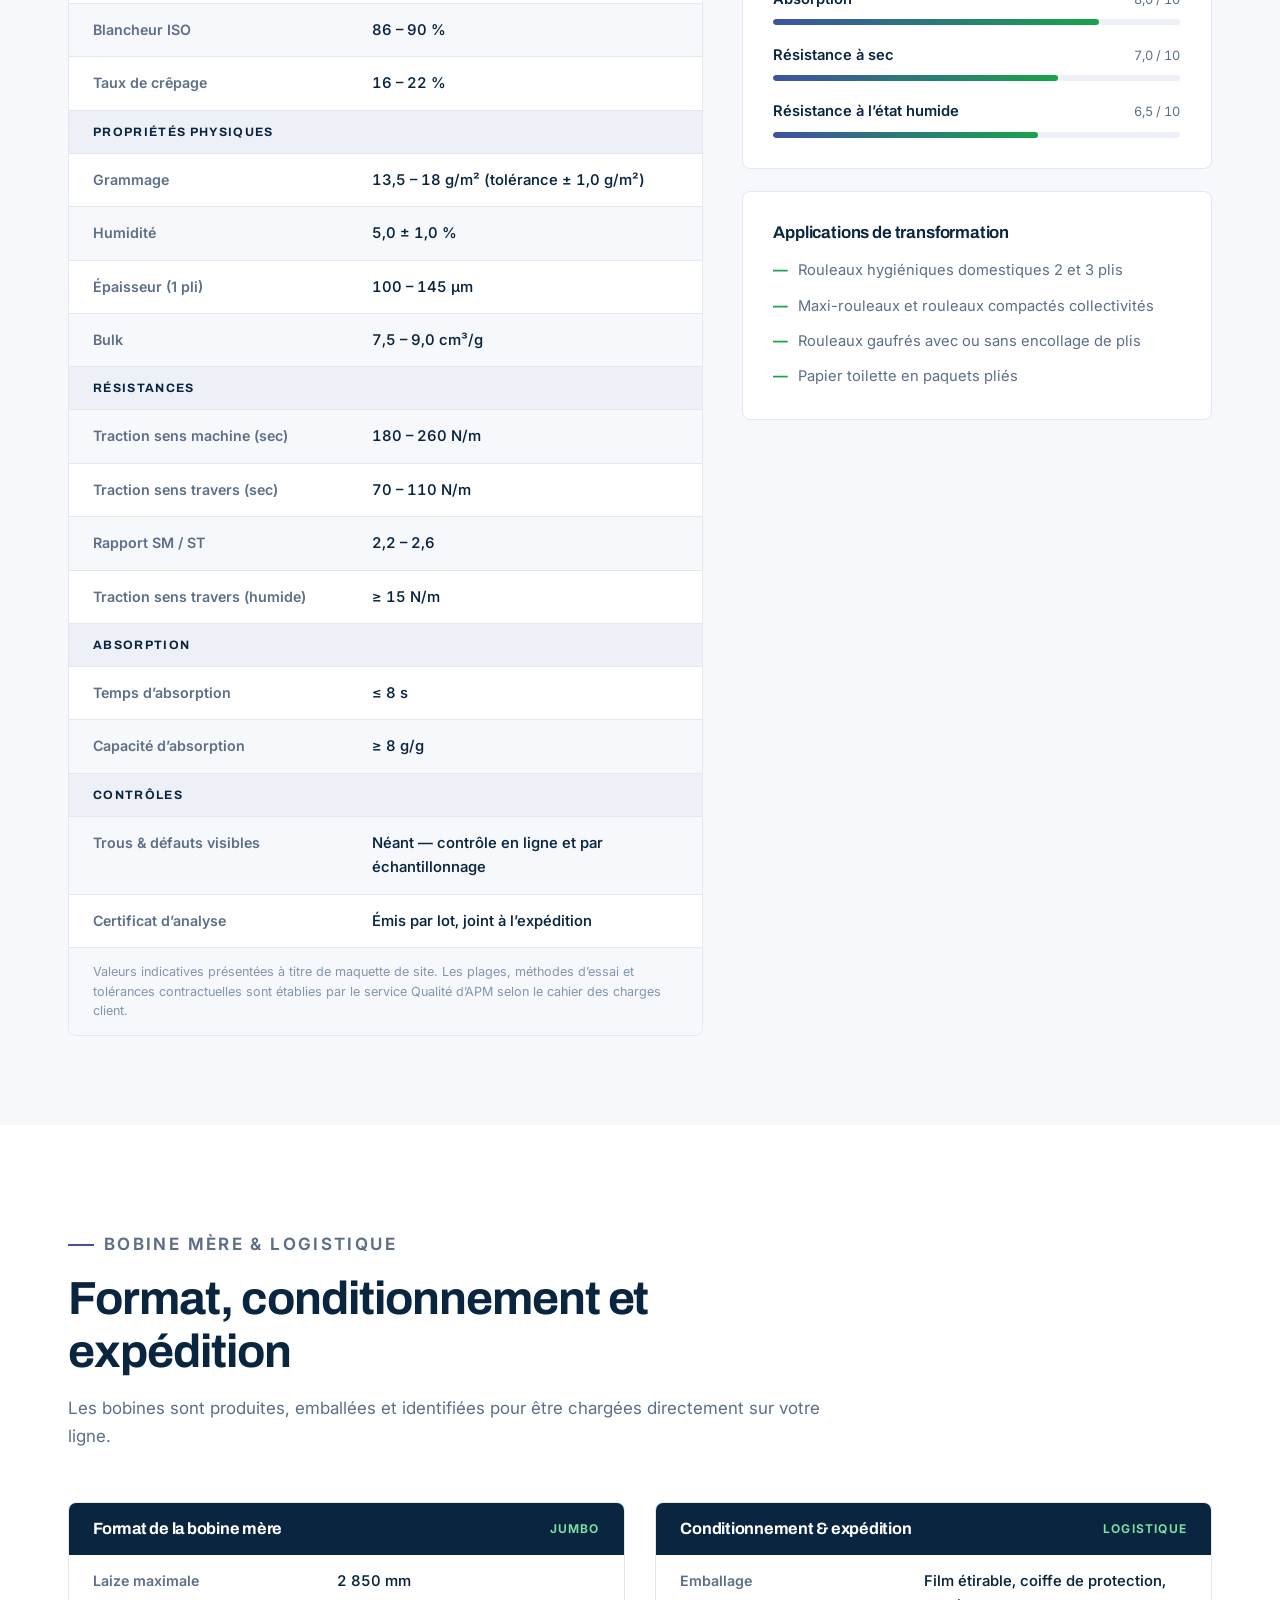
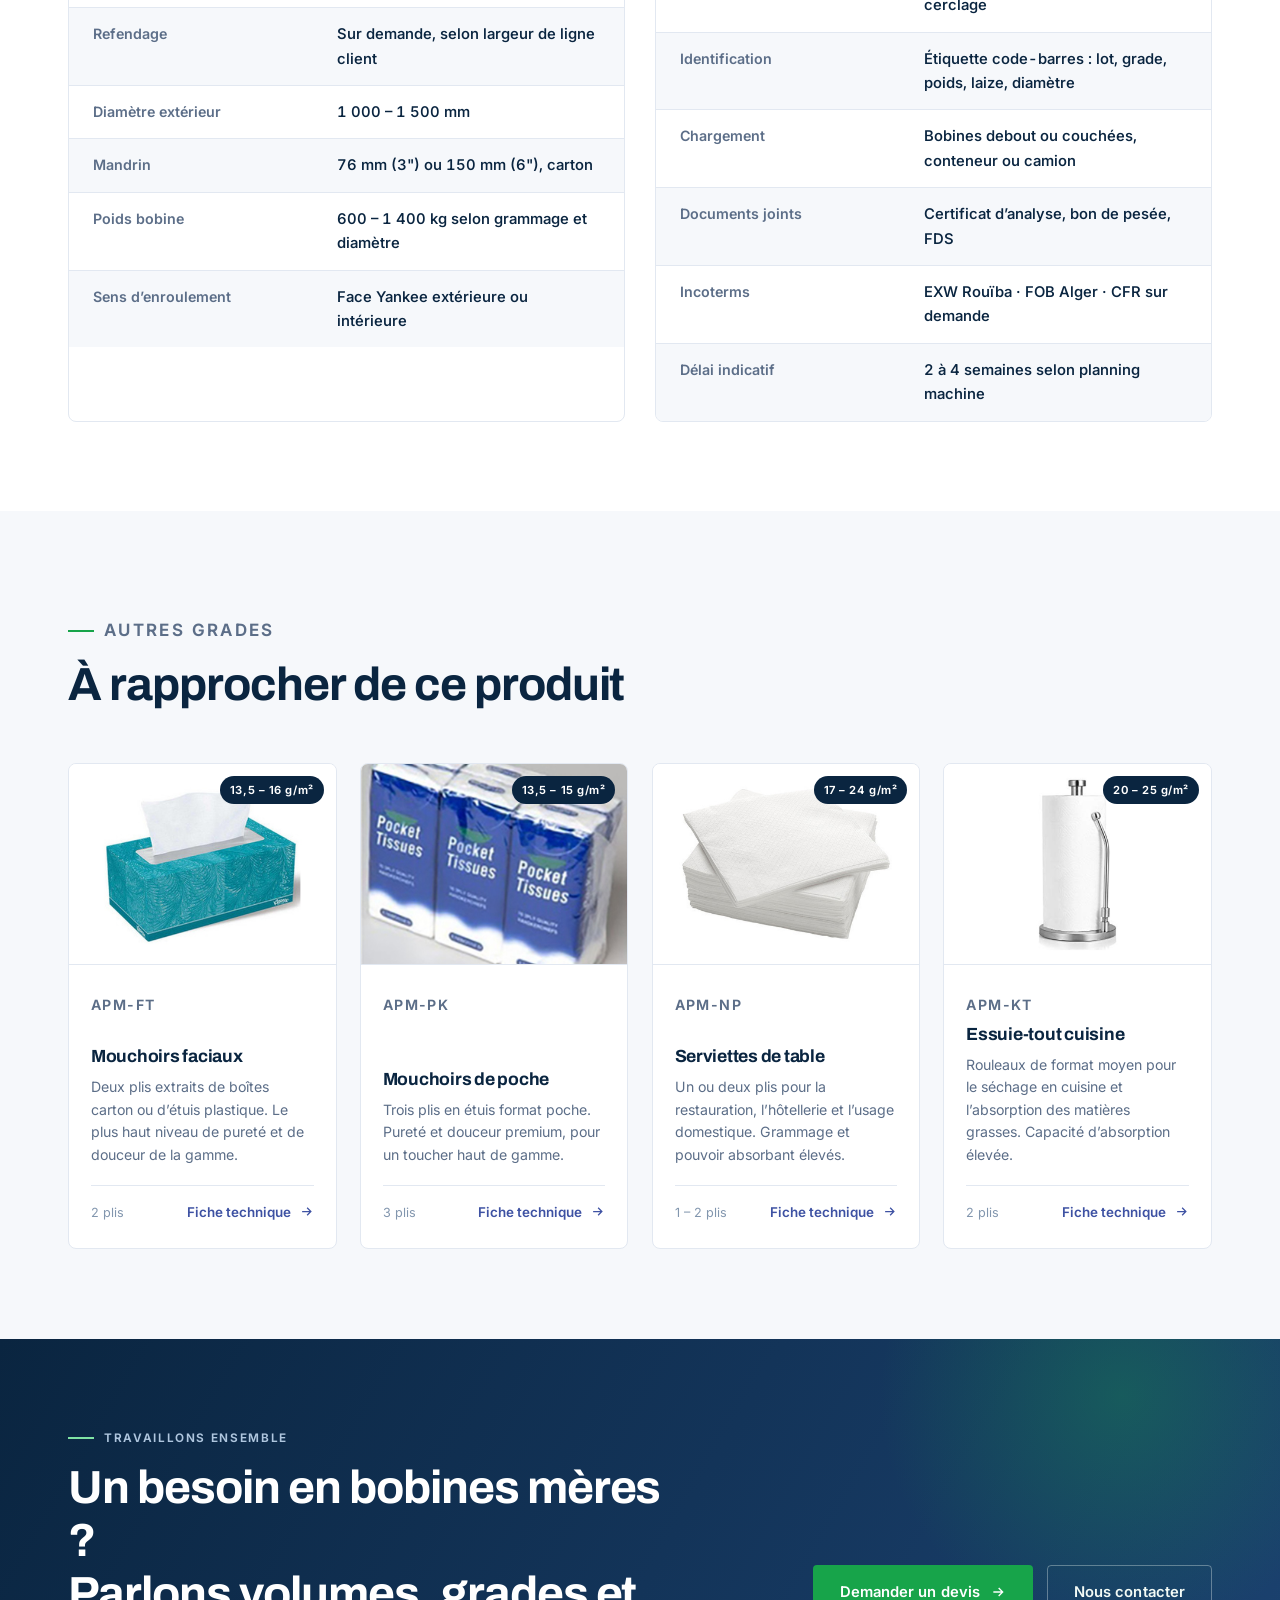
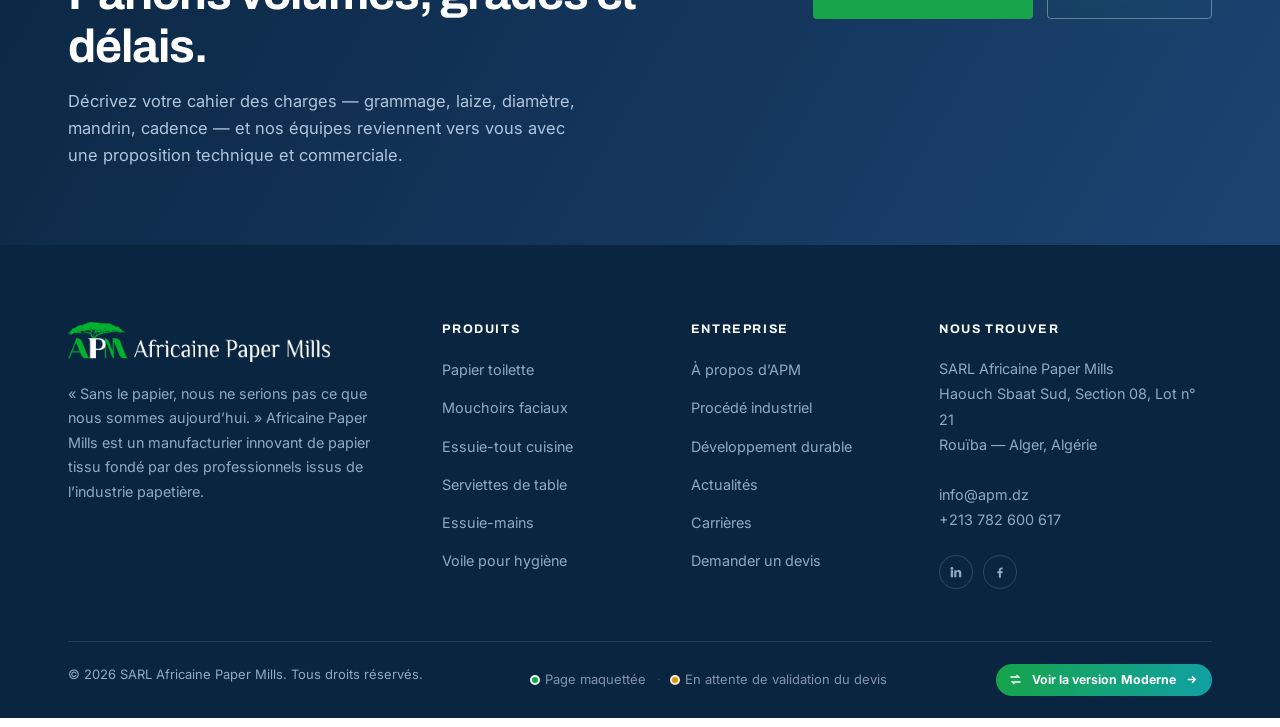
<file: produit-papier-toilette.html>
<!DOCTYPE html>
<html lang="fr">
<head>
<meta charset="utf-8">
<meta name="viewport" content="width=device-width,initial-scale=1">
<title>Papier toilette APM-TT — Fiche technique | APM</title>
<meta name="description" content="Fiche technique complète du grade APM-TT : papier tissu 13,5 à 18 g/m² 100 % pâte vierge en bobines mères, caractéristiques, format jumbo, conditionnement et logistique.">
<link rel="icon" href="assets/img/brand/icon.png">
<link rel="preconnect" href="https://fonts.googleapis.com">
<link rel="preconnect" href="https://fonts.gstatic.com" crossorigin>
<link href="https://fonts.googleapis.com/css2?family=Archivo:wght@500;600;700;800&family=Inter:wght@400;500;600;700&display=swap" rel="stylesheet">
<link rel="stylesheet" href="assets/css/corporate.css">
</head>
<body>
<div class="topbar">
  <div class="container topbar__inner">
    <div class="topbar__meta">
      <a href="mailto:info@apm.dz"><svg viewBox="0 0 24 24" fill="none" stroke="currentColor" stroke-width="1.8"><rect x="2" y="4" width="20" height="16" rx="2"/><path d="m2 7 10 6 10-6"/></svg>info@apm.dz</a>
      <a href="tel:+213782600617"><svg viewBox="0 0 24 24" fill="none" stroke="currentColor" stroke-width="1.8"><path d="M22 16.9v3a2 2 0 0 1-2.2 2 19.8 19.8 0 0 1-8.6-3.1 19.5 19.5 0 0 1-6-6A19.8 19.8 0 0 1 2.1 4.2 2 2 0 0 1 4.1 2h3a2 2 0 0 1 2 1.7c.1 1 .3 1.9.6 2.8a2 2 0 0 1-.5 2.1L8.1 9.9a16 16 0 0 0 6 6l1.3-1.1a2 2 0 0 1 2.1-.5c.9.3 1.8.5 2.8.6a2 2 0 0 1 1.7 2z"/></svg>+213 782 600 617</a>
      <span class="hide-sm" style="display:inline-flex;align-items:center;gap:7px"><svg viewBox="0 0 24 24" fill="none" stroke="currentColor" stroke-width="1.8" style="width:14px;height:14px;opacity:.75"><path d="M20 10c0 6-8 12-8 12s-8-6-8-12a8 8 0 0 1 16 0z"/><circle cx="12" cy="10" r="3"/></svg>Rouïba, Alger — Algérie</span>
    </div>
    <div class="topbar__right">
      <a href="moderne/index.html" class="vswitch" aria-label="Basculer vers la proposition Moderne" title="Basculer vers la proposition Moderne"><svg class="vswitch__ico" viewBox="0 0 24 24" fill="none" stroke="currentColor" stroke-width="2.2"><path d="M4 8h13l-3.2-3.2M20 16H7l3.2 3.2"/></svg><span>Voir la version <strong>Moderne</strong></span><svg class="vswitch__arrow" viewBox="0 0 24 24" fill="none" stroke="currentColor" stroke-width="2.4"><path d="M5 12h14M13 6l6 6-6 6"/></svg></a>
      <div class="lang" title="Versions linguistiques prévues"><span class="is-active">FR</span><span class="is-off">EN</span><span class="is-off">AR</span></div>
      <div class="topbar__social">
        <a href="https://www.linkedin.com/company/africaine-paper-mills" target="_blank" rel="noopener" aria-label="LinkedIn"><svg viewBox="0 0 24 24" fill="currentColor"><path d="M4.98 3.5a2.5 2.5 0 1 1 0 5 2.5 2.5 0 0 1 0-5zM3 9h4v12H3zM9 9h3.8v1.7h.05c.53-1 1.83-2.05 3.76-2.05C20.4 8.65 21 11 21 14.15V21h-4v-6.1c0-1.45-.03-3.32-2.02-3.32-2.02 0-2.33 1.58-2.33 3.21V21H9z"/></svg></a>
        <a href="https://web.facebook.com/APMAlgeria" target="_blank" rel="noopener" aria-label="Facebook"><svg viewBox="0 0 24 24" fill="currentColor"><path d="M13.5 22v-8h2.7l.4-3.1h-3.1V8.9c0-.9.25-1.5 1.55-1.5H16.7V4.6c-.3-.04-1.3-.13-2.47-.13-2.45 0-4.13 1.5-4.13 4.24v2.19H7.4V14h2.7v8z"/></svg></a>
      </div>
    </div>
  </div>
</div>

<header class="header">
  <div class="container header__inner">
    <a href="index.html" class="brand" aria-label="APM — Africaine Paper Mills">
      <img src="assets/img/brand/logo-line.png" alt="Africaine Paper Mills">
    </a>
    <nav class="nav">
      <a href="index.html">Accueil<span class="nav-dot" data-tip="Page maquettée"></span></a>
      <a href="produits.html" class="is-active">Produits<span class="nav-dot" data-tip="Page maquettée"></span></a>
      <a href="entreprise.html">Entreprise<span class="nav-dot" data-tip="Page maquettée"></span></a>
      <a href="procede.html">Procédé<span class="nav-dot" data-tip="Page maquettée"></span></a>
      <a href="durabilite.html">Durabilité<span class="nav-dot" data-tip="Page maquettée"></span></a>
      <a href="actualites.html">Actualités<span class="nav-dot" data-tip="Page maquettée"></span></a>
      <a href="contact.html">Contact<span class="nav-dot" data-tip="Page maquettée"></span></a>
    </nav>
    <div class="header__cta">
      <a href="devis.html" class="btn btn--green btn--sm">Demander un devis</a>
      <button class="burger" aria-label="Menu"><span></span><span></span><span></span></button>
    </div>
  </div>
</header>

<div class="scrim"></div>
<nav class="mobile-nav" aria-label="Navigation mobile">
  <div class="mobile-nav__head">
    <img src="assets/img/brand/logo-line.png" alt="APM">
    <button class="burger is-open" aria-label="Fermer"><span></span><span></span><span></span></button>
  </div>
  <a href="index.html">Accueil<span class="nav-dot" data-tip="Page maquettée"></span></a>
  <a href="produits.html">Produits<span class="nav-dot" data-tip="Page maquettée"></span></a>
  <a href="entreprise.html">Entreprise<span class="nav-dot" data-tip="Page maquettée"></span></a>
  <a href="procede.html">Procédé industriel<span class="nav-dot" data-tip="Page maquettée"></span></a>
  <a href="durabilite.html">Durabilité<span class="nav-dot" data-tip="Page maquettée"></span></a>
  <a href="actualites.html">Actualités<span class="nav-dot" data-tip="Page maquettée"></span></a>
  <a href="carrieres.html">Carrières<span class="nav-dot" data-tip="Page maquettée"></span></a>
  <a href="contact.html">Contact<span class="nav-dot" data-tip="Page maquettée"></span></a>
  <a href="moderne/index.html" class="vswitch vswitch--block" aria-label="Basculer vers la proposition Moderne" title="Basculer vers la proposition Moderne"><svg class="vswitch__ico" viewBox="0 0 24 24" fill="none" stroke="currentColor" stroke-width="2.2"><path d="M4 8h13l-3.2-3.2M20 16H7l3.2 3.2"/></svg><span>Voir la version <strong>Moderne</strong></span><svg class="vswitch__arrow" viewBox="0 0 24 24" fill="none" stroke="currentColor" stroke-width="2.4"><path d="M5 12h14M13 6l6 6-6 6"/></svg></a>
  <a href="devis.html" class="btn btn--green btn--block">Demander un devis</a>
</nav>

<main>
<section class="pagehead">
  <div class="pagehead__bg"><img src="assets/img/plant/machine-hall.jpg" alt=""></div>
  <div class="container pagehead__inner">
    <div class="crumbs"><a href="index.html">Accueil</a><span>/</span><a href="produits.html">Produits</a><span>/</span><span style="opacity:1;color:#fff">Papier toilette</span></div>
    <h1>Papier toilette</h1>
    <p>Grade APM-TT — bobine mère de papier tissu 100 % pâte vierge destinée à la transformation en rouleaux hygiéniques.</p>
  </div>
</section>

<section class="section">
  <div class="container split">
    <div class="split__media reveal">
      <div style="background:#fff;border:1px solid var(--line);border-radius:var(--radius-lg);overflow:hidden">
        <img src="assets/img/products/toilet.jpg" alt="Papier toilette produit à partir des bobines mères APM" style="width:100%;display:block">
      </div>
      <div class="gallery" style="grid-template-columns:repeat(4,1fr);margin-top:12px">
        <figure><img src="assets/img/plant/machine-primeline.jpg" alt="Ligne PrimeLine"></figure>
        <figure><img src="assets/img/plant/warehouse.jpg" alt="Stock de bobines mères"></figure>
        <figure><img src="assets/img/plant/laboratory.jpg" alt="Contrôle laboratoire"></figure>
        <figure><img src="assets/img/plant/hero-mill.jpg" alt="Manutention de bobine"></figure>
      </div>
    </div>

    <div class="reveal" data-d="1">
      <p class="eyebrow">Référence APM-TT</p>
      <h2 style="margin-top:14px;font-size:clamp(1.7rem,1.2rem + 1.8vw,2.4rem)">Papier toilette — bobine mère</h2>
      <p class="lead" style="margin-top:18px">
        Un grade formulé pour la transformation en rouleaux hygiéniques deux plis et plus.
        L’équilibre entre douceur au toucher, bulk et résistance à l’état humide est réglé pour
        tenir les cadences de bobinage sans casse ni peluchage excessif.
      </p>

      <div class="cards cards--2" style="margin-top:30px;gap:14px">
        <div class="card" style="padding:20px 22px">
          <p style="font-size:.74rem;font-weight:650;letter-spacing:.1em;text-transform:uppercase;color:var(--muted);margin:0">Grammage</p>
          <p style="font-family:var(--display);font-size:1.5rem;font-weight:750;color:var(--ink);margin-top:6px">13,5 – 18 g/m²</p>
        </div>
        <div class="card" style="padding:20px 22px">
          <p style="font-size:.74rem;font-weight:650;letter-spacing:.1em;text-transform:uppercase;color:var(--muted);margin:0">Laize maximale</p>
          <p style="font-family:var(--display);font-size:1.5rem;font-weight:750;color:var(--ink);margin-top:6px">2 850 mm</p>
        </div>
        <div class="card" style="padding:20px 22px">
          <p style="font-size:.74rem;font-weight:650;letter-spacing:.1em;text-transform:uppercase;color:var(--muted);margin:0">Composition</p>
          <p style="font-family:var(--display);font-size:1.5rem;font-weight:750;color:var(--ink);margin-top:6px">100 % vierge</p>
        </div>
        <div class="card" style="padding:20px 22px">
          <p style="font-size:.74rem;font-weight:650;letter-spacing:.1em;text-transform:uppercase;color:var(--muted);margin:0">Teintes</p>
          <p style="font-family:var(--display);font-size:1.5rem;font-weight:750;color:var(--ink);margin-top:6px">Blanc / coloré</p>
        </div>
      </div>

      <div style="display:flex;gap:12px;flex-wrap:wrap;margin-top:28px">
        <a href="devis.html" class="btn btn--green">Demander un devis <svg viewBox="0 0 24 24" fill="none" stroke="currentColor" stroke-width="2"><path d="M5 12h14M13 6l6 6-6 6"/></svg></a>
        <a href="contact.html" class="btn btn--ghost">Demander un échantillon</a>
      </div>

      <div class="notice" style="margin-top:24px">
        <svg viewBox="0 0 24 24" fill="none" stroke="currentColor" stroke-width="1.8"><circle cx="12" cy="12" r="10"/><path d="M12 16v-5M12 8h.01"/></svg>
        <span>Fiche technique téléchargeable au format PDF, certificat d’analyse par lot et fiche de
          données de sécurité disponibles sur demande auprès du service commercial.</span>
      </div>
    </div>
  </div>
</section>

<section class="section section--sand">
  <div class="container">
    <div class="grid" style="grid-template-columns:1.35fr 1fr;gap:clamp(24px,3vw,44px);align-items:start">
      <div class="spec reveal">
        <div class="spec__head">
          <h3>Caractéristiques techniques</h3>
          <span class="ref">APM-TT · RÉV. 2026-01</span>
        </div>
        <table>
          <tbody>
            <tr class="spec__group"><td colspan="2">Composition & aspect</td></tr>
            <tr><th>Composition fibreuse</th><td>100 % pâte vierge (feuillus / résineux)</td></tr>
            <tr><th>Teinte</th><td>Blanc, ou coloré sur demande</td></tr>
            <tr><th>Blancheur ISO</th><td>86 – 90 %</td></tr>
            <tr><th>Taux de crêpage</th><td>16 – 22 %</td></tr>

            <tr class="spec__group"><td colspan="2">Propriétés physiques</td></tr>
            <tr><th>Grammage</th><td>13,5 – 18 g/m² (tolérance ± 1,0 g/m²)</td></tr>
            <tr><th>Humidité</th><td>5,0 ± 1,0 %</td></tr>
            <tr><th>Épaisseur (1 pli)</th><td>100 – 145 µm</td></tr>
            <tr><th>Bulk</th><td>7,5 – 9,0 cm³/g</td></tr>

            <tr class="spec__group"><td colspan="2">Résistances</td></tr>
            <tr><th>Traction sens machine (sec)</th><td>180 – 260 N/m</td></tr>
            <tr><th>Traction sens travers (sec)</th><td>70 – 110 N/m</td></tr>
            <tr><th>Rapport SM / ST</th><td>2,2 – 2,6</td></tr>
            <tr><th>Traction sens travers (humide)</th><td>≥ 15 N/m</td></tr>

            <tr class="spec__group"><td colspan="2">Absorption</td></tr>
            <tr><th>Temps d’absorption</th><td>≤ 8 s</td></tr>
            <tr><th>Capacité d’absorption</th><td>≥ 8 g/g</td></tr>

            <tr class="spec__group"><td colspan="2">Contrôles</td></tr>
            <tr><th>Trous & défauts visibles</th><td>Néant — contrôle en ligne et par échantillonnage</td></tr>
            <tr><th>Certificat d’analyse</th><td>Émis par lot, joint à l’expédition</td></tr>
          </tbody>
        </table>
        <p class="spec__note">Valeurs indicatives présentées à titre de maquette de site. Les plages, méthodes d’essai
          et tolérances contractuelles sont établies par le service Qualité d’APM selon le cahier des charges client.</p>
      </div>

      <div class="grid reveal" data-d="1" style="gap:22px">
        <div class="card">
          <h4 style="margin-bottom:22px">Profil de performance</h4>
          <div class="meters">
            <div class="meter">
              <div class="meter__top"><span>Douceur (main)</span><span>8,5 / 10</span></div>
              <div class="meter__track"><div class="meter__fill" data-v="85"></div></div>
            </div>
            <div class="meter">
              <div class="meter__top"><span>Bulk / épaisseur</span><span>8,0 / 10</span></div>
              <div class="meter__track"><div class="meter__fill" data-v="80"></div></div>
            </div>
            <div class="meter">
              <div class="meter__top"><span>Absorption</span><span>8,0 / 10</span></div>
              <div class="meter__track"><div class="meter__fill" data-v="80"></div></div>
            </div>
            <div class="meter">
              <div class="meter__top"><span>Résistance à sec</span><span>7,0 / 10</span></div>
              <div class="meter__track"><div class="meter__fill" data-v="70"></div></div>
            </div>
            <div class="meter">
              <div class="meter__top"><span>Résistance à l’état humide</span><span>6,5 / 10</span></div>
              <div class="meter__track"><div class="meter__fill" data-v="65"></div></div>
            </div>
          </div>
        </div>

        <div class="card">
          <h4 style="margin-bottom:16px">Applications de transformation</h4>
          <ul style="display:grid;gap:11px">
            <li style="display:flex;gap:10px;font-size:.92rem;color:var(--muted)"><span style="color:var(--green);font-weight:700">—</span>Rouleaux hygiéniques domestiques 2 et 3 plis</li>
            <li style="display:flex;gap:10px;font-size:.92rem;color:var(--muted)"><span style="color:var(--green);font-weight:700">—</span>Maxi-rouleaux et rouleaux compactés collectivités</li>
            <li style="display:flex;gap:10px;font-size:.92rem;color:var(--muted)"><span style="color:var(--green);font-weight:700">—</span>Rouleaux gaufrés avec ou sans encollage de plis</li>
            <li style="display:flex;gap:10px;font-size:.92rem;color:var(--muted)"><span style="color:var(--green);font-weight:700">—</span>Papier toilette en paquets pliés</li>
          </ul>
        </div>
      </div>
    </div>
  </div>
</section>

<section class="section">
  <div class="container">
    <div class="sec-head reveal">
      <p class="eyebrow eyebrow--blue">Bobine mère & logistique</p>
      <h2>Format, conditionnement et expédition</h2>
      <p>Les bobines sont produites, emballées et identifiées pour être chargées directement sur votre ligne.</p>
    </div>
    <div class="grid" style="grid-template-columns:1fr 1fr;gap:clamp(20px,2.4vw,32px)">
      <div class="spec reveal">
        <div class="spec__head"><h3>Format de la bobine mère</h3><span class="ref">JUMBO</span></div>
        <table><tbody>
          <tr><th>Laize maximale</th><td>2 850 mm</td></tr>
          <tr><th>Refendage</th><td>Sur demande, selon largeur de ligne client</td></tr>
          <tr><th>Diamètre extérieur</th><td>1 000 – 1 500 mm</td></tr>
          <tr><th>Mandrin</th><td>76 mm (3") ou 150 mm (6"), carton</td></tr>
          <tr><th>Poids bobine</th><td>600 – 1 400 kg selon grammage et diamètre</td></tr>
          <tr><th>Sens d’enroulement</th><td>Face Yankee extérieure ou intérieure</td></tr>
        </tbody></table>
      </div>
      <div class="spec reveal" data-d="1">
        <div class="spec__head"><h3>Conditionnement & expédition</h3><span class="ref">LOGISTIQUE</span></div>
        <table><tbody>
          <tr><th>Emballage</th><td>Film étirable, coiffe de protection, cerclage</td></tr>
          <tr><th>Identification</th><td>Étiquette code-barres : lot, grade, poids, laize, diamètre</td></tr>
          <tr><th>Chargement</th><td>Bobines debout ou couchées, conteneur ou camion</td></tr>
          <tr><th>Documents joints</th><td>Certificat d’analyse, bon de pesée, FDS</td></tr>
          <tr><th>Incoterms</th><td>EXW Rouïba · FOB Alger · CFR sur demande</td></tr>
          <tr><th>Délai indicatif</th><td>2 à 4 semaines selon planning machine</td></tr>
        </tbody></table>
      </div>
    </div>
  </div>
</section>

<section class="section section--sand">
  <div class="container">
    <div class="sec-head reveal">
      <p class="eyebrow">Autres grades</p>
      <h2>À rapprocher de ce produit</h2>
    </div>
    <div class="prod-grid">
      <a href="produit-papier-toilette.html" class="prod reveal" data-cat="hygiene">
        <div class="prod__img"><span class="prod__gsm">13,5 – 16 g/m²</span><img src="assets/img/products/facial.jpg" alt="Mouchoirs faciaux" loading="lazy"></div>
        <div class="prod__body">
          <p class="prod__ref">APM-FT</p><h3>Mouchoirs faciaux</h3>
          <p>Deux plis extraits de boîtes carton ou d’étuis plastique. Le plus haut niveau de pureté et de douceur de la gamme.</p>
          <div class="prod__foot"><span class="prod__plies">2 plis</span>
            <span class="link-arrow">Fiche technique <svg viewBox="0 0 24 24" fill="none" stroke="currentColor" stroke-width="2"><path d="M5 12h14M13 6l6 6-6 6"/></svg></span></div>
        </div>
      </a>
      <a href="produit-papier-toilette.html" class="prod reveal" data-d="1" data-cat="hygiene">
        <div class="prod__img"><span class="prod__gsm">13,5 – 15 g/m²</span><img src="assets/img/products/pocket.jpg" alt="Mouchoirs de poche" loading="lazy"></div>
        <div class="prod__body">
          <p class="prod__ref">APM-PK</p><h3>Mouchoirs de poche</h3>
          <p>Trois plis en étuis format poche. Pureté et douceur premium, pour un toucher haut de gamme.</p>
          <div class="prod__foot"><span class="prod__plies">3 plis</span>
            <span class="link-arrow">Fiche technique <svg viewBox="0 0 24 24" fill="none" stroke="currentColor" stroke-width="2"><path d="M5 12h14M13 6l6 6-6 6"/></svg></span></div>
        </div>
      </a>
      <a href="produit-papier-toilette.html" class="prod reveal" data-d="2" data-cat="horeca">
        <div class="prod__img"><span class="prod__gsm">17 – 24 g/m²</span><img src="assets/img/products/napkin.jpg" alt="Serviettes de table" loading="lazy"></div>
        <div class="prod__body">
          <p class="prod__ref">APM-NP</p><h3>Serviettes de table</h3>
          <p>Un ou deux plis pour la restauration, l’hôtellerie et l’usage domestique. Grammage et pouvoir absorbant élevés.</p>
          <div class="prod__foot"><span class="prod__plies">1 – 2 plis</span>
            <span class="link-arrow">Fiche technique <svg viewBox="0 0 24 24" fill="none" stroke="currentColor" stroke-width="2"><path d="M5 12h14M13 6l6 6-6 6"/></svg></span></div>
        </div>
      </a>
      <a href="produit-papier-toilette.html" class="prod reveal" data-d="3" data-cat="menage">
        <div class="prod__img"><span class="prod__gsm">20 – 25 g/m²</span><img src="assets/img/products/kitchen.jpg" alt="Essuie-tout cuisine" loading="lazy"></div>
        <div class="prod__body">
          <p class="prod__ref">APM-KT</p><h3>Essuie-tout cuisine</h3>
          <p>Rouleaux de format moyen pour le séchage en cuisine et l’absorption des matières grasses. Capacité d’absorption élevée.</p>
          <div class="prod__foot"><span class="prod__plies">2 plis</span>
            <span class="link-arrow">Fiche technique <svg viewBox="0 0 24 24" fill="none" stroke="currentColor" stroke-width="2"><path d="M5 12h14M13 6l6 6-6 6"/></svg></span></div>
        </div>
      </a>
    </div>
  </div>
</section>
<section class="ctaband">
  <div class="container ctaband__inner">
    <div>
      <p class="eyebrow eyebrow--light">Travaillons ensemble</p>
      <h2 style="margin-top:14px">Un besoin en bobines mères ?<br>Parlons volumes, grades et délais.</h2>
      <p>Décrivez votre cahier des charges — grammage, laize, diamètre, mandrin, cadence — et nos
        équipes reviennent vers vous avec une proposition technique et commerciale.</p>
    </div>
    <div style="display:flex;gap:14px;flex-wrap:wrap">
      <a href="devis.html" class="btn btn--green">Demander un devis <svg viewBox="0 0 24 24" fill="none" stroke="currentColor" stroke-width="2"><path d="M5 12h14M13 6l6 6-6 6"/></svg></a>
      <a href="contact.html" class="btn btn--outline-light">Nous contacter</a>
    </div>
  </div>
</section>
</main>

<footer class="footer">
  <div class="container">
    <div class="footer__grid">
      <div class="footer__brand">
        <img src="assets/img/brand/logo-dark.png" alt="Africaine Paper Mills">
        <p>« Sans le papier, nous ne serions pas ce que nous sommes aujourd’hui. » Africaine Paper Mills
          est un manufacturier innovant de papier tissu fondé par des professionnels issus de l’industrie papetière.</p>
      </div>
      <div>
        <h5>Produits</h5>
        <ul>
          <li><a href="produit-papier-toilette.html">Papier toilette</a></li>
          <li><a href="produits.html">Mouchoirs faciaux</a></li>
          <li><a href="produits.html">Essuie-tout cuisine</a></li>
          <li><a href="produits.html">Serviettes de table</a></li>
          <li><a href="produits.html">Essuie-mains</a></li>
          <li><a href="produits.html">Voile pour hygiène</a></li>
        </ul>
      </div>
      <div>
        <h5>Entreprise</h5>
        <ul>
          <li><a href="entreprise.html">À propos d’APM</a></li>
          <li><a href="procede.html">Procédé industriel</a></li>
          <li><a href="durabilite.html">Développement durable</a></li>
          <li><a href="actualites.html">Actualités</a></li>
          <li><a href="carrieres.html">Carrières</a></li>
          <li><a href="devis.html">Demander un devis</a></li>
        </ul>
      </div>
      <div>
        <h5>Nous trouver</h5>
        <address>
          SARL Africaine Paper Mills<br>
          Haouch Sbaat Sud, Section 08, Lot n° 21<br>
          Rouïba — Alger, Algérie<br><br>
          <a href="mailto:info@apm.dz">info@apm.dz</a><br>
          <a href="tel:+213782600617">+213 782 600 617</a>
        </address>
        <div class="footer__social" style="margin-top:22px">
          <a href="https://www.linkedin.com/company/africaine-paper-mills" target="_blank" rel="noopener" aria-label="LinkedIn"><svg viewBox="0 0 24 24" fill="currentColor"><path d="M4.98 3.5a2.5 2.5 0 1 1 0 5 2.5 2.5 0 0 1 0-5zM3 9h4v12H3zM9 9h3.8v1.7h.05c.53-1 1.83-2.05 3.76-2.05C20.4 8.65 21 11 21 14.15V21h-4v-6.1c0-1.45-.03-3.32-2.02-3.32-2.02 0-2.33 1.58-2.33 3.21V21H9z"/></svg></a>
          <a href="https://web.facebook.com/APMAlgeria" target="_blank" rel="noopener" aria-label="Facebook"><svg viewBox="0 0 24 24" fill="currentColor"><path d="M13.5 22v-8h2.7l.4-3.1h-3.1V8.9c0-.9.25-1.5 1.55-1.5H16.7V4.6c-.3-.04-1.3-.13-2.47-.13-2.45 0-4.13 1.5-4.13 4.24v2.19H7.4V14h2.7v8z"/></svg></a>
        </div>
      </div>
    </div>
    <div class="footer__bar">
      <span>© <span data-year>2026</span> SARL Africaine Paper Mills. Tous droits réservés.</span>
      <span class="legend"><span class="nav-dot" data-tip="Page maquettée"></span> Page maquettée<span class="sep">·</span><span class="nav-dot nav-dot--wait" data-tip="En attente de validation du devis"></span> En attente de validation du devis</span>
      <a href="moderne/index.html" class="vswitch" aria-label="Basculer vers la proposition Moderne" title="Basculer vers la proposition Moderne"><svg class="vswitch__ico" viewBox="0 0 24 24" fill="none" stroke="currentColor" stroke-width="2.2"><path d="M4 8h13l-3.2-3.2M20 16H7l3.2 3.2"/></svg><span>Voir la version <strong>Moderne</strong></span><svg class="vswitch__arrow" viewBox="0 0 24 24" fill="none" stroke="currentColor" stroke-width="2.4"><path d="M5 12h14M13 6l6 6-6 6"/></svg></a>
    </div>
  </div>
</footer>

<script src="assets/js/corporate.js"></script><script data-wml>(function(){if(window.__wmL)return;window.__wmL=1;
var C={"p": "APM Africaine Paper Mills", "mail": null, "wa": "213797372452", "v": [["/", "Version corporate", "Claire et rassurante"], ["/moderne/", "Version moderne", "Immersive et animée"]]};
function ready(f){document.readyState==='loading'?document.addEventListener('DOMContentLoaded',f):f()}
ready(function(){
var css='.wmL-b{position:fixed;right:14px;bottom:calc(56px + env(safe-area-inset-bottom));z-index:2147483000;border:0;border-radius:999px;background:#1C2452;color:#fff;font:700 13px/1 system-ui,-apple-system,Segoe UI,Roboto,sans-serif;padding:11px 15px;box-shadow:0 6px 22px rgba(20,30,60,.35);cursor:pointer;display:flex;align-items:center;gap:7px}'
+'@media(max-width:520px){.wmL-b{bottom:calc(112px + env(safe-area-inset-bottom));font-size:12.5px;padding:10px 13px}}'
+'.wmL-m{position:fixed;inset:0;z-index:2147483001;background:rgba(10,14,25,.55);display:none;align-items:flex-end;justify-content:center;font-family:system-ui,-apple-system,Segoe UI,Roboto,sans-serif}.wmL-m.on{display:flex}@media(min-width:700px){.wmL-m{align-items:center;padding:20px}}'
+'.wmL-x{box-sizing:border-box;position:relative;background:#fff;color:#1C2452;width:100%;max-width:470px;max-height:92vh;overflow:auto;border-radius:22px 22px 0 0;padding:24px 22px calc(22px + env(safe-area-inset-bottom));text-align:left}@media(min-width:700px){.wmL-x{border-radius:22px}}'
+'.wmL-x *{box-sizing:border-box}.wmL-c{position:absolute;top:12px;right:12px;width:36px;height:36px;border:0;border-radius:50%;background:#F0F2F1;font-size:16px;cursor:pointer;color:#1C2452}'
+'.wmL-x h3{font:800 26px/1.1 system-ui,-apple-system,sans-serif;margin:4px 40px 10px 0;color:inherit}.wmL-x p{margin:0 0 14px;line-height:1.5;font-size:14.5px;opacity:.85}'
+'.wmL-o{background:linear-gradient(115deg,#1C2452,#2E4B9A);color:#fff}.wmL-o .wmL-c{background:rgba(255,255,255,.2);color:#fff}.wmL-big{font:900 54px/.95 system-ui,-apple-system,sans-serif;letter-spacing:-.02em;margin:6px 0 2px}.wmL-big small{display:block;font-size:19px;font-weight:700;letter-spacing:0;margin-top:6px}'
+'.wmL-tag{display:inline-block;background:#F5B841;color:#1C2452;font:800 11px system-ui,sans-serif;letter-spacing:.08em;border-radius:999px;padding:5px 10px}'
+'.wmL-btn{display:flex;align-items:center;justify-content:center;width:100%;border:0;border-radius:14px;padding:14px;font:800 15px system-ui,-apple-system,sans-serif;cursor:pointer;margin-top:8px}.wmL-w{background:#fff;color:#1C2452}.wmL-g{background:#1FAF55;color:#fff}.wmL-n{background:#1C2452;color:#fff}.wmL-l{background:transparent;color:inherit;font-weight:600;font-size:13.5px;padding:10px}'
+'.wmL-s{font:700 11.5px system-ui,sans-serif;text-transform:uppercase;letter-spacing:.06em;opacity:.6;margin:12px 0 8px}.wmL-ch{display:grid;gap:8px}.wmL-ch label{display:flex;align-items:center;gap:10px;border:1.5px solid #E2E6E3;border-radius:12px;padding:11px 12px;cursor:pointer;font-size:14px;font-weight:600}.wmL-ch label small{display:block;font-weight:500;opacity:.65;font-size:12px}.wmL-ch input{width:18px;height:18px;flex:none;accent-color:#1FAF55}'
+'.wmL-f{display:grid;gap:8px;margin:12px 0 6px}.wmL-f input{border:1.5px solid #E2E6E3;border-radius:12px;padding:12px;font:500 16px system-ui,sans-serif;color:#1C2452;background:#fff;-webkit-user-select:text!important;user-select:text!important;width:100%}'
+'.wmL-ok{text-align:center}.wmL-ok i{display:grid;place-items:center;width:64px;height:64px;margin:6px auto 12px;border-radius:50%;background:#E8F7EE;color:#1FAF55;font-style:normal;font-size:30px}';
var st=document.createElement('style');st.textContent=css;document.head.appendChild(st);
function ss(k,v){try{if(v===undefined)return sessionStorage.getItem(k);sessionStorage.setItem(k,v)}catch(e){}}
var p=location.pathname,cur=0;C.v.forEach(function(v,i){if(v[0]!=='/'&&p.indexOf(v[0])===0)cur=i});
var off=document.createElement('div');off.className='wmL-m';off.innerHTML='<div class="wmL-x wmL-o" role="dialog" aria-modal="true"><button class="wmL-c" type="button" aria-label="Fermer">✕</button><span class="wmL-tag">OFFERT</span><div class="wmL-big">1 mois<small>de gestion de vos réseaux sociaux</small></div><p style="margin-top:12px">Pour la création de votre site, Webminds gère gratuitement vos pages Facebook et Instagram pendant le premier mois : visuels, publications et réponses aux messages.</p><button class="wmL-btn wmL-w" type="button" data-i>Ça m’intéresse</button><button class="wmL-btn wmL-l" type="button" data-c>Continuer la visite</button></div>';
var ch='';C.v.forEach(function(v,i){ch+='<label><input type="radio" name="wmLv" value="'+v[1]+'"'+(i===cur?' checked':'')+'><span>'+v[1]+(v[2]?'<small>'+v[2]+'</small>':'')+'</span></label>'});
var it=document.createElement('div');it.className='wmL-m';it.innerHTML='<div class="wmL-x" role="dialog" aria-modal="true"><button class="wmL-c" type="button" aria-label="Fermer">✕</button><div data-s1><h3>Cette maquette vous plaît ?</h3><p>Choisissez la version qui vous intéresse : Webminds vous recontacte pour vous la présenter.</p>'+(C.v.length>1?'<div class="wmL-s">La version préférée</div><div class="wmL-ch">'+ch+'</div>':'')+'<div class="wmL-s">En plus</div><div class="wmL-ch"><label><input type="checkbox" value="Gestion des réseaux sociaux (1 mois offert)"><span>Réseaux sociaux<small>1 mois de gestion offert avec le site</small></span></label></div><div class="wmL-f"><input name="n" placeholder="Votre nom" autocomplete="name"><input name="t" type="tel" inputmode="tel" placeholder="Votre téléphone (facultatif)" autocomplete="tel"></div><button class="wmL-btn wmL-g" type="button" data-w>Envoyer sur WhatsApp</button>'+(C.mail?'<button class="wmL-btn wmL-l" type="button" data-e>Envoyer par e-mail</button>':'')+'</div><div class="wmL-ok" data-s2 hidden><i>✓</i><h3 style="margin:0 0 8px">Merci !</h3><p>Votre choix a bien été transmis à Webminds. Nous vous recontactons très vite.</p><button class="wmL-btn wmL-n" type="button" data-c>Continuer la visite</button></div></div>';
document.body.appendChild(off);document.body.appendChild(it);
var b=document.createElement('button');b.type='button';b.className='wmL-b';b.innerHTML='<b style="font-size:15px">♥</b>Ça m’intéresse';document.body.appendChild(b);
function op(m){off.classList.remove('on');it.classList.remove('on');m.classList.add('on')}
[off,it].forEach(function(m){m.addEventListener('click',function(e){if(e.target===m||e.target.closest('.wmL-c')||e.target.closest('[data-c]'))m.classList.remove('on')})});
b.onclick=function(){op(it)};off.querySelector('[data-i]').onclick=function(){op(it)};
function msg(){var v=(it.querySelector('input[name=wmLv]:checked')||{}).value||C.v[cur][1],x=[].map.call(it.querySelectorAll('input[type=checkbox]:checked'),function(c){return c.value}),n=it.querySelector('[name=n]').value.trim(),t=it.querySelector('[name=t]').value.trim();
 return{v:v,x:x,n:n,t:t,txt:'Bonjour Webminds, la maquette '+C.p+' m’intéresse.\nVersion préférée : '+v+(x.length?'\nEn plus : '+x.join(', '):'')+(n?'\nNom : '+n:'')+(t?'\nTéléphone : '+t:'')+'\nLien : '+location.origin+C.v[cur][0]}}
function mail(m){if(!C.mail)return;try{fetch('https://formsubmit.co/ajax/'+C.mail,{method:'POST',keepalive:true,headers:{'Content-Type':'application/json','Accept':'application/json'},body:JSON.stringify({_subject:'Maquette '+C.p+' : intéressé ('+m.v+')',Prospect:C.p,Version:m.v,Options:m.x.join(', ')||'-',Nom:m.n||'-',Telephone:m.t||'-',Lien:location.origin+C.v[cur][0],_template:'table',_captcha:'false'})}).catch(function(){})}catch(e){}}
function done(){it.querySelector('[data-s1]').hidden=true;it.querySelector('[data-s2]').hidden=false;ss('wmL-sent','1')}
it.querySelector('[data-w]').onclick=function(){var m=msg();mail(m);done();location.href='https://wa.me/'+C.wa+'?text='+encodeURIComponent(m.txt)};
var e=it.querySelector('[data-e]');if(e)e.onclick=function(){mail(msg());done()};
var sh=ss('wmL-off');addEventListener('scroll',function(){var r=(scrollY+innerHeight)/document.documentElement.scrollHeight;
 if(!sh&&scrollY>500&&r>.3){sh=1;ss('wmL-off','1');op(off)}
 if(!ss('wmL-it')&&!ss('wmL-sent')&&sh&&r>.92&&!off.classList.contains('on')){ss('wmL-it','1');op(it)}},{passive:true});
});})();
</script></body>
</html>
</file>
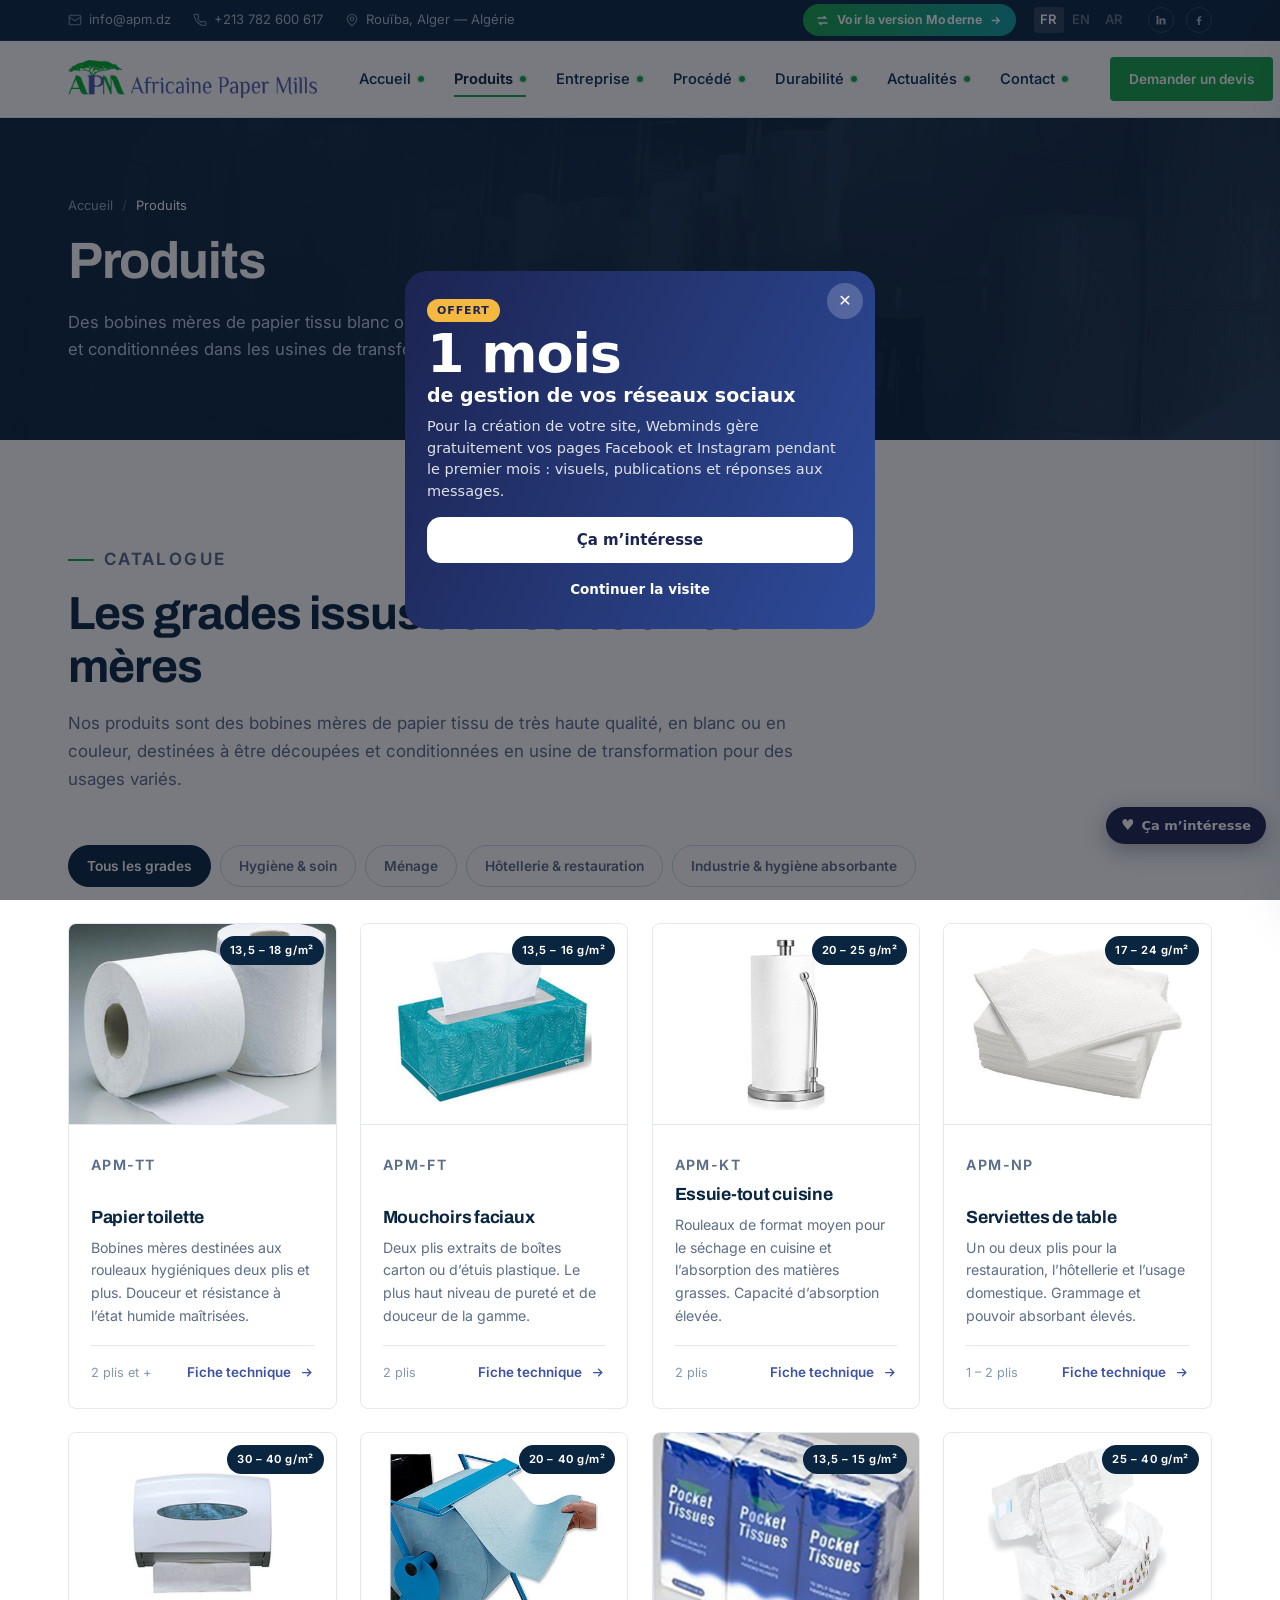
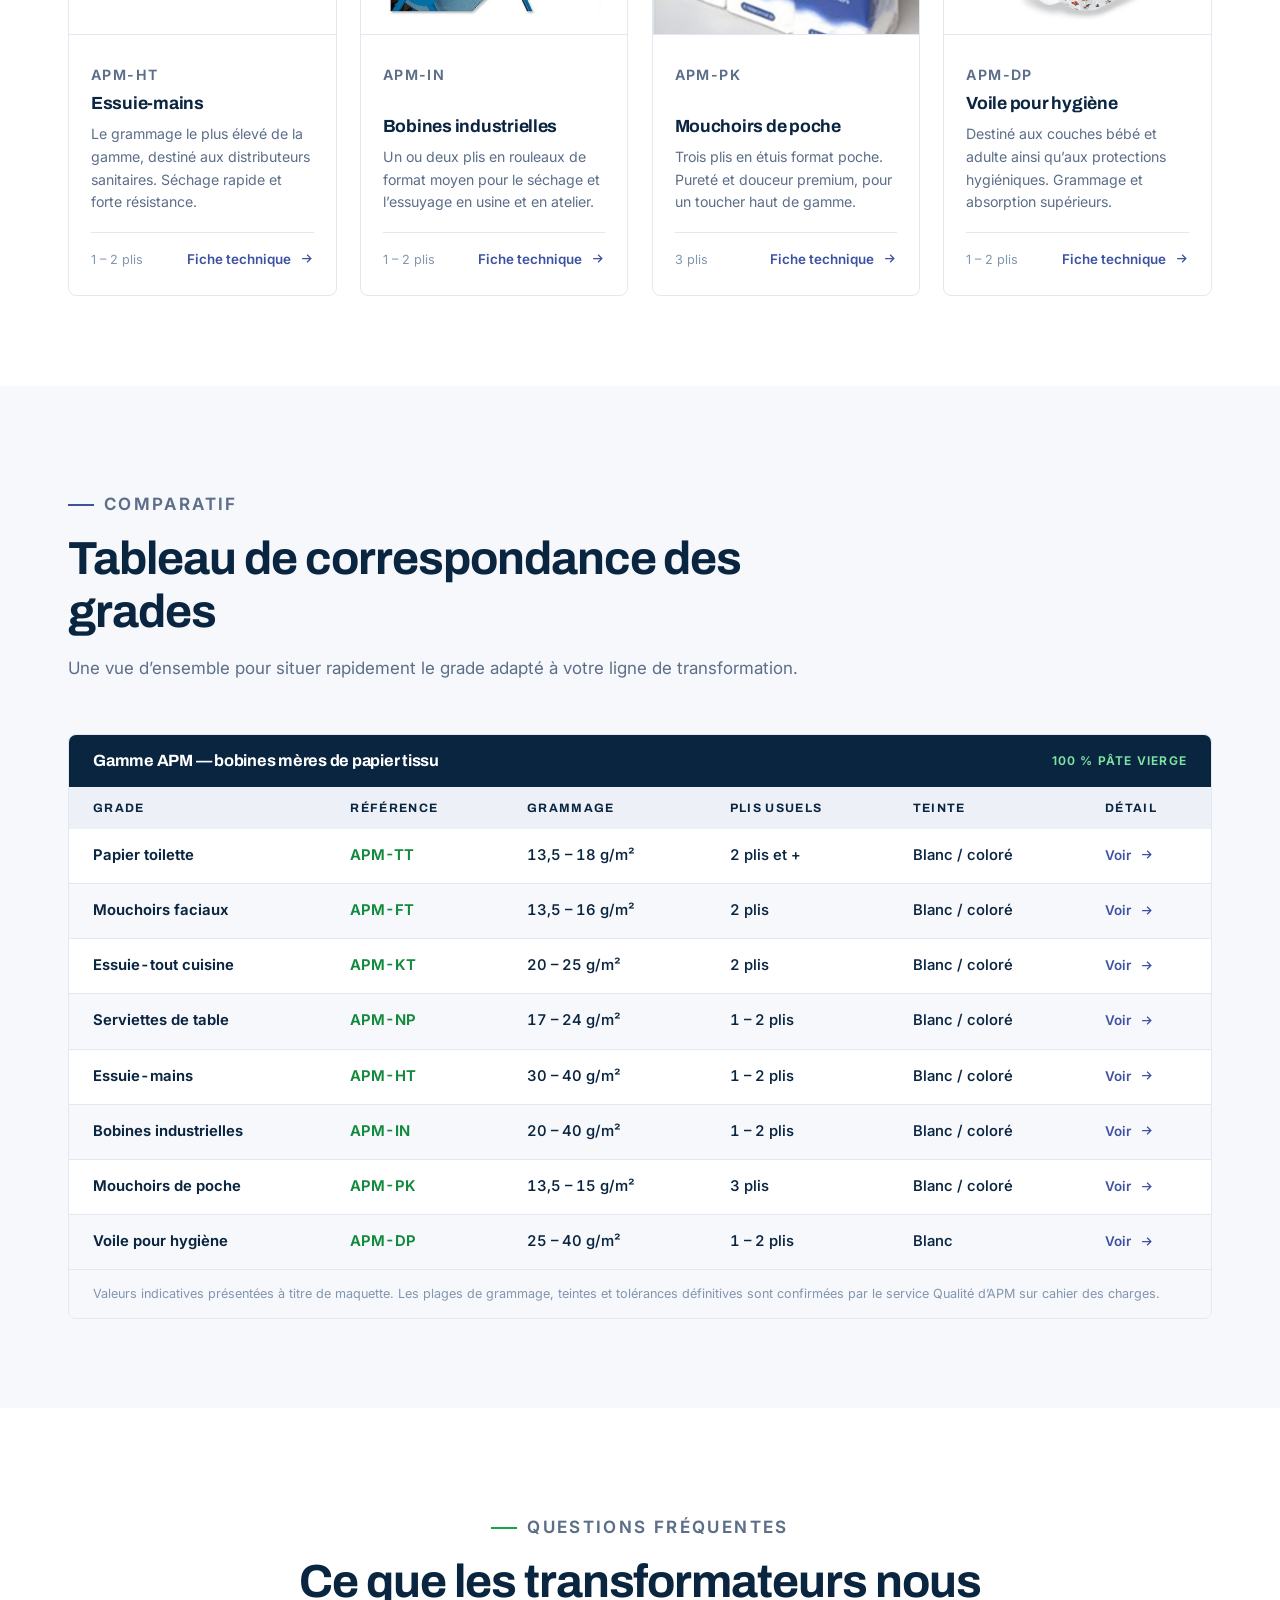
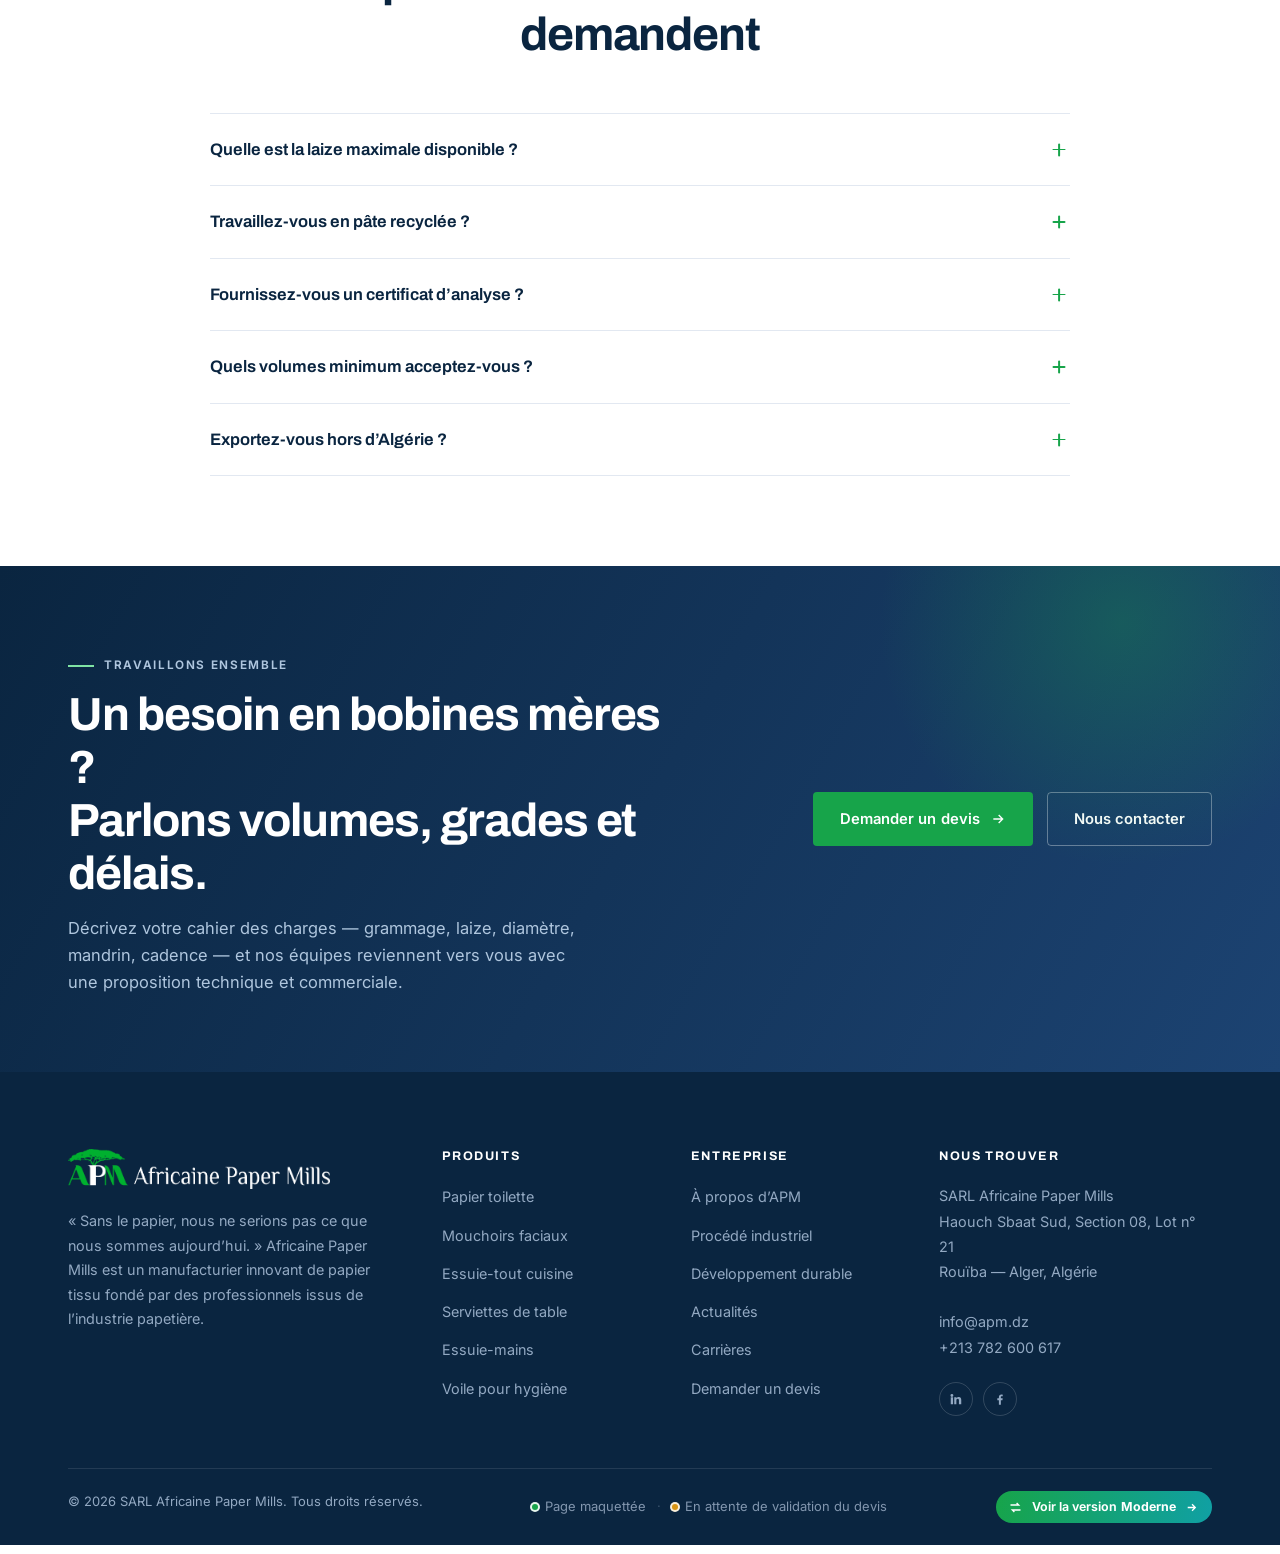
<file: produits.html>
<!DOCTYPE html>
<html lang="fr">
<head>
<meta charset="utf-8">
<meta name="viewport" content="width=device-width,initial-scale=1">
<title>Produits — Grades de papier tissu en bobines mères | APM</title>
<meta name="description" content="Huit grades de papier tissu APM en bobines mères, de 13,5 à 40 g/m² : papier toilette, mouchoirs faciaux, essuie-tout, serviettes, essuie-mains, bobines industrielles, mouchoirs de poche et voile hygiène.">
<link rel="icon" href="assets/img/brand/icon.png">
<link rel="preconnect" href="https://fonts.googleapis.com">
<link rel="preconnect" href="https://fonts.gstatic.com" crossorigin>
<link href="https://fonts.googleapis.com/css2?family=Archivo:wght@500;600;700;800&family=Inter:wght@400;500;600;700&display=swap" rel="stylesheet">
<link rel="stylesheet" href="assets/css/corporate.css">
</head>
<body>
<div class="topbar">
  <div class="container topbar__inner">
    <div class="topbar__meta">
      <a href="mailto:info@apm.dz"><svg viewBox="0 0 24 24" fill="none" stroke="currentColor" stroke-width="1.8"><rect x="2" y="4" width="20" height="16" rx="2"/><path d="m2 7 10 6 10-6"/></svg>info@apm.dz</a>
      <a href="tel:+213782600617"><svg viewBox="0 0 24 24" fill="none" stroke="currentColor" stroke-width="1.8"><path d="M22 16.9v3a2 2 0 0 1-2.2 2 19.8 19.8 0 0 1-8.6-3.1 19.5 19.5 0 0 1-6-6A19.8 19.8 0 0 1 2.1 4.2 2 2 0 0 1 4.1 2h3a2 2 0 0 1 2 1.7c.1 1 .3 1.9.6 2.8a2 2 0 0 1-.5 2.1L8.1 9.9a16 16 0 0 0 6 6l1.3-1.1a2 2 0 0 1 2.1-.5c.9.3 1.8.5 2.8.6a2 2 0 0 1 1.7 2z"/></svg>+213 782 600 617</a>
      <span class="hide-sm" style="display:inline-flex;align-items:center;gap:7px"><svg viewBox="0 0 24 24" fill="none" stroke="currentColor" stroke-width="1.8" style="width:14px;height:14px;opacity:.75"><path d="M20 10c0 6-8 12-8 12s-8-6-8-12a8 8 0 0 1 16 0z"/><circle cx="12" cy="10" r="3"/></svg>Rouïba, Alger — Algérie</span>
    </div>
    <div class="topbar__right">
      <a href="moderne/index.html" class="vswitch" aria-label="Basculer vers la proposition Moderne" title="Basculer vers la proposition Moderne"><svg class="vswitch__ico" viewBox="0 0 24 24" fill="none" stroke="currentColor" stroke-width="2.2"><path d="M4 8h13l-3.2-3.2M20 16H7l3.2 3.2"/></svg><span>Voir la version <strong>Moderne</strong></span><svg class="vswitch__arrow" viewBox="0 0 24 24" fill="none" stroke="currentColor" stroke-width="2.4"><path d="M5 12h14M13 6l6 6-6 6"/></svg></a>
      <div class="lang" title="Versions linguistiques prévues"><span class="is-active">FR</span><span class="is-off">EN</span><span class="is-off">AR</span></div>
      <div class="topbar__social">
        <a href="https://www.linkedin.com/company/africaine-paper-mills" target="_blank" rel="noopener" aria-label="LinkedIn"><svg viewBox="0 0 24 24" fill="currentColor"><path d="M4.98 3.5a2.5 2.5 0 1 1 0 5 2.5 2.5 0 0 1 0-5zM3 9h4v12H3zM9 9h3.8v1.7h.05c.53-1 1.83-2.05 3.76-2.05C20.4 8.65 21 11 21 14.15V21h-4v-6.1c0-1.45-.03-3.32-2.02-3.32-2.02 0-2.33 1.58-2.33 3.21V21H9z"/></svg></a>
        <a href="https://web.facebook.com/APMAlgeria" target="_blank" rel="noopener" aria-label="Facebook"><svg viewBox="0 0 24 24" fill="currentColor"><path d="M13.5 22v-8h2.7l.4-3.1h-3.1V8.9c0-.9.25-1.5 1.55-1.5H16.7V4.6c-.3-.04-1.3-.13-2.47-.13-2.45 0-4.13 1.5-4.13 4.24v2.19H7.4V14h2.7v8z"/></svg></a>
      </div>
    </div>
  </div>
</div>

<header class="header">
  <div class="container header__inner">
    <a href="index.html" class="brand" aria-label="APM — Africaine Paper Mills">
      <img src="assets/img/brand/logo-line.png" alt="Africaine Paper Mills">
    </a>
    <nav class="nav">
      <a href="index.html">Accueil<span class="nav-dot" data-tip="Page maquettée"></span></a>
      <a href="produits.html" class="is-active">Produits<span class="nav-dot" data-tip="Page maquettée"></span></a>
      <a href="entreprise.html">Entreprise<span class="nav-dot" data-tip="Page maquettée"></span></a>
      <a href="procede.html">Procédé<span class="nav-dot" data-tip="Page maquettée"></span></a>
      <a href="durabilite.html">Durabilité<span class="nav-dot" data-tip="Page maquettée"></span></a>
      <a href="actualites.html">Actualités<span class="nav-dot" data-tip="Page maquettée"></span></a>
      <a href="contact.html">Contact<span class="nav-dot" data-tip="Page maquettée"></span></a>
    </nav>
    <div class="header__cta">
      <a href="devis.html" class="btn btn--green btn--sm">Demander un devis</a>
      <button class="burger" aria-label="Menu"><span></span><span></span><span></span></button>
    </div>
  </div>
</header>

<div class="scrim"></div>
<nav class="mobile-nav" aria-label="Navigation mobile">
  <div class="mobile-nav__head">
    <img src="assets/img/brand/logo-line.png" alt="APM">
    <button class="burger is-open" aria-label="Fermer"><span></span><span></span><span></span></button>
  </div>
  <a href="index.html">Accueil<span class="nav-dot" data-tip="Page maquettée"></span></a>
  <a href="produits.html">Produits<span class="nav-dot" data-tip="Page maquettée"></span></a>
  <a href="entreprise.html">Entreprise<span class="nav-dot" data-tip="Page maquettée"></span></a>
  <a href="procede.html">Procédé industriel<span class="nav-dot" data-tip="Page maquettée"></span></a>
  <a href="durabilite.html">Durabilité<span class="nav-dot" data-tip="Page maquettée"></span></a>
  <a href="actualites.html">Actualités<span class="nav-dot" data-tip="Page maquettée"></span></a>
  <a href="carrieres.html">Carrières<span class="nav-dot" data-tip="Page maquettée"></span></a>
  <a href="contact.html">Contact<span class="nav-dot" data-tip="Page maquettée"></span></a>
  <a href="moderne/index.html" class="vswitch vswitch--block" aria-label="Basculer vers la proposition Moderne" title="Basculer vers la proposition Moderne"><svg class="vswitch__ico" viewBox="0 0 24 24" fill="none" stroke="currentColor" stroke-width="2.2"><path d="M4 8h13l-3.2-3.2M20 16H7l3.2 3.2"/></svg><span>Voir la version <strong>Moderne</strong></span><svg class="vswitch__arrow" viewBox="0 0 24 24" fill="none" stroke="currentColor" stroke-width="2.4"><path d="M5 12h14M13 6l6 6-6 6"/></svg></a>
  <a href="devis.html" class="btn btn--green btn--block">Demander un devis</a>
</nav>

<main>
<section class="pagehead">
  <div class="pagehead__bg"><img src="assets/img/plant/warehouse.jpg" alt=""></div>
  <div class="container pagehead__inner">
    <div class="crumbs"><a href="index.html">Accueil</a><span>/</span><span style="opacity:1;color:#fff">Produits</span></div>
    <h1>Produits</h1>
    <p>Des bobines mères de papier tissu blanc ou coloré, destinées à être découpées et conditionnées dans les usines de transformation.</p>
  </div>
</section>

<section class="section">
  <div class="container">
    <div class="sec-head reveal">
      <p class="eyebrow">Catalogue</p>
      <h2>Les grades issus de nos bobines mères</h2>
      <p>Nos produits sont des bobines mères de papier tissu de très haute qualité, en blanc ou en
        couleur, destinées à être découpées et conditionnées en usine de transformation pour des
        usages variés.</p>
    </div>

    <div class="filters" role="group" aria-label="Filtrer par marche">
      <button class="filter is-active" data-filter="all">Tous les grades</button>
      <button class="filter" data-filter="hygiene">Hygiène &amp; soin</button>
      <button class="filter" data-filter="menage">Ménage</button>
      <button class="filter" data-filter="horeca">Hôtellerie &amp; restauration</button>
      <button class="filter" data-filter="awp">Industrie &amp; hygiène absorbante</button>
    </div>

    <div class="prod-grid">
      <a href="produit-papier-toilette.html" class="prod reveal" data-cat="hygiene">
        <div class="prod__img"><span class="prod__gsm">13,5 – 18 g/m²</span><img src="assets/img/products/toilet.jpg" alt="Papier toilette" loading="lazy"></div>
        <div class="prod__body">
          <p class="prod__ref">APM-TT</p><h3>Papier toilette</h3>
          <p>Bobines mères destinées aux rouleaux hygiéniques deux plis et plus. Douceur et résistance à l’état humide maîtrisées.</p>
          <div class="prod__foot"><span class="prod__plies">2 plis et +</span>
            <span class="link-arrow">Fiche technique <svg viewBox="0 0 24 24" fill="none" stroke="currentColor" stroke-width="2"><path d="M5 12h14M13 6l6 6-6 6"/></svg></span></div>
        </div>
      </a>
      <a href="produit-papier-toilette.html" class="prod reveal" data-d="1" data-cat="hygiene">
        <div class="prod__img"><span class="prod__gsm">13,5 – 16 g/m²</span><img src="assets/img/products/facial.jpg" alt="Mouchoirs faciaux" loading="lazy"></div>
        <div class="prod__body">
          <p class="prod__ref">APM-FT</p><h3>Mouchoirs faciaux</h3>
          <p>Deux plis extraits de boîtes carton ou d’étuis plastique. Le plus haut niveau de pureté et de douceur de la gamme.</p>
          <div class="prod__foot"><span class="prod__plies">2 plis</span>
            <span class="link-arrow">Fiche technique <svg viewBox="0 0 24 24" fill="none" stroke="currentColor" stroke-width="2"><path d="M5 12h14M13 6l6 6-6 6"/></svg></span></div>
        </div>
      </a>
      <a href="produit-papier-toilette.html" class="prod reveal" data-d="2" data-cat="menage">
        <div class="prod__img"><span class="prod__gsm">20 – 25 g/m²</span><img src="assets/img/products/kitchen.jpg" alt="Essuie-tout cuisine" loading="lazy"></div>
        <div class="prod__body">
          <p class="prod__ref">APM-KT</p><h3>Essuie-tout cuisine</h3>
          <p>Rouleaux de format moyen pour le séchage en cuisine et l’absorption des matières grasses. Capacité d’absorption élevée.</p>
          <div class="prod__foot"><span class="prod__plies">2 plis</span>
            <span class="link-arrow">Fiche technique <svg viewBox="0 0 24 24" fill="none" stroke="currentColor" stroke-width="2"><path d="M5 12h14M13 6l6 6-6 6"/></svg></span></div>
        </div>
      </a>
      <a href="produit-papier-toilette.html" class="prod reveal" data-d="3" data-cat="horeca">
        <div class="prod__img"><span class="prod__gsm">17 – 24 g/m²</span><img src="assets/img/products/napkin.jpg" alt="Serviettes de table" loading="lazy"></div>
        <div class="prod__body">
          <p class="prod__ref">APM-NP</p><h3>Serviettes de table</h3>
          <p>Un ou deux plis pour la restauration, l’hôtellerie et l’usage domestique. Grammage et pouvoir absorbant élevés.</p>
          <div class="prod__foot"><span class="prod__plies">1 – 2 plis</span>
            <span class="link-arrow">Fiche technique <svg viewBox="0 0 24 24" fill="none" stroke="currentColor" stroke-width="2"><path d="M5 12h14M13 6l6 6-6 6"/></svg></span></div>
        </div>
      </a>
      <a href="produit-papier-toilette.html" class="prod reveal" data-cat="horeca awp">
        <div class="prod__img"><span class="prod__gsm">30 – 40 g/m²</span><img src="assets/img/products/towel.jpg" alt="Essuie-mains" loading="lazy"></div>
        <div class="prod__body">
          <p class="prod__ref">APM-HT</p><h3>Essuie-mains</h3>
          <p>Le grammage le plus élevé de la gamme, destiné aux distributeurs sanitaires. Séchage rapide et forte résistance.</p>
          <div class="prod__foot"><span class="prod__plies">1 – 2 plis</span>
            <span class="link-arrow">Fiche technique <svg viewBox="0 0 24 24" fill="none" stroke="currentColor" stroke-width="2"><path d="M5 12h14M13 6l6 6-6 6"/></svg></span></div>
        </div>
      </a>
      <a href="produit-papier-toilette.html" class="prod reveal" data-d="1" data-cat="awp">
        <div class="prod__img"><span class="prod__gsm">20 – 40 g/m²</span><img src="assets/img/products/industrial.jpg" alt="Bobines industrielles" loading="lazy"></div>
        <div class="prod__body">
          <p class="prod__ref">APM-IN</p><h3>Bobines industrielles</h3>
          <p>Un ou deux plis en rouleaux de format moyen pour le séchage et l’essuyage en usine et en atelier.</p>
          <div class="prod__foot"><span class="prod__plies">1 – 2 plis</span>
            <span class="link-arrow">Fiche technique <svg viewBox="0 0 24 24" fill="none" stroke="currentColor" stroke-width="2"><path d="M5 12h14M13 6l6 6-6 6"/></svg></span></div>
        </div>
      </a>
      <a href="produit-papier-toilette.html" class="prod reveal" data-d="2" data-cat="hygiene">
        <div class="prod__img"><span class="prod__gsm">13,5 – 15 g/m²</span><img src="assets/img/products/pocket.jpg" alt="Mouchoirs de poche" loading="lazy"></div>
        <div class="prod__body">
          <p class="prod__ref">APM-PK</p><h3>Mouchoirs de poche</h3>
          <p>Trois plis en étuis format poche. Pureté et douceur premium, pour un toucher haut de gamme.</p>
          <div class="prod__foot"><span class="prod__plies">3 plis</span>
            <span class="link-arrow">Fiche technique <svg viewBox="0 0 24 24" fill="none" stroke="currentColor" stroke-width="2"><path d="M5 12h14M13 6l6 6-6 6"/></svg></span></div>
        </div>
      </a>
      <a href="produit-papier-toilette.html" class="prod reveal" data-d="3" data-cat="awp">
        <div class="prod__img"><span class="prod__gsm">25 – 40 g/m²</span><img src="assets/img/products/diaper.jpg" alt="Voile pour hygiène" loading="lazy"></div>
        <div class="prod__body">
          <p class="prod__ref">APM-DP</p><h3>Voile pour hygiène</h3>
          <p>Destiné aux couches bébé et adulte ainsi qu’aux protections hygiéniques. Grammage et absorption supérieurs.</p>
          <div class="prod__foot"><span class="prod__plies">1 – 2 plis</span>
            <span class="link-arrow">Fiche technique <svg viewBox="0 0 24 24" fill="none" stroke="currentColor" stroke-width="2"><path d="M5 12h14M13 6l6 6-6 6"/></svg></span></div>
        </div>
      </a>
    </div>
  </div>
</section>

<section class="section section--sand">
  <div class="container">
    <div class="sec-head reveal">
      <p class="eyebrow eyebrow--blue">Comparatif</p>
      <h2>Tableau de correspondance des grades</h2>
      <p>Une vue d’ensemble pour situer rapidement le grade adapté à votre ligne de transformation.</p>
    </div>
    <div class="spec reveal">
      <div class="spec__head">
        <h3>Gamme APM — bobines mères de papier tissu</h3>
        <span class="ref">100 % PÂTE VIERGE</span>
      </div>
      <table>
        <thead>
          <tr class="spec__group">
            <td>Grade</td><td>Référence</td><td>Grammage</td><td>Plis usuels</td><td>Teinte</td><td>Détail</td>
          </tr>
        </thead>
        <tbody>
        <tr>
          <td style="font-weight:650">Papier toilette</td>
          <td style="color:var(--green-700);font-weight:650">APM-TT</td>
          <td>13,5 – 18 g/m²</td>
          <td>2 plis et +</td>
          <td>Blanc / coloré</td>
          <td><a class="link-arrow" style="font-size:.84rem" href="produit-papier-toilette.html">Voir <svg viewBox="0 0 24 24" fill="none" stroke="currentColor" stroke-width="2"><path d="M5 12h14M13 6l6 6-6 6"/></svg></a></td>
        </tr>
        <tr>
          <td style="font-weight:650">Mouchoirs faciaux</td>
          <td style="color:var(--green-700);font-weight:650">APM-FT</td>
          <td>13,5 – 16 g/m²</td>
          <td>2 plis</td>
          <td>Blanc / coloré</td>
          <td><a class="link-arrow" style="font-size:.84rem" href="produit-papier-toilette.html">Voir <svg viewBox="0 0 24 24" fill="none" stroke="currentColor" stroke-width="2"><path d="M5 12h14M13 6l6 6-6 6"/></svg></a></td>
        </tr>
        <tr>
          <td style="font-weight:650">Essuie-tout cuisine</td>
          <td style="color:var(--green-700);font-weight:650">APM-KT</td>
          <td>20 – 25 g/m²</td>
          <td>2 plis</td>
          <td>Blanc / coloré</td>
          <td><a class="link-arrow" style="font-size:.84rem" href="produit-papier-toilette.html">Voir <svg viewBox="0 0 24 24" fill="none" stroke="currentColor" stroke-width="2"><path d="M5 12h14M13 6l6 6-6 6"/></svg></a></td>
        </tr>
        <tr>
          <td style="font-weight:650">Serviettes de table</td>
          <td style="color:var(--green-700);font-weight:650">APM-NP</td>
          <td>17 – 24 g/m²</td>
          <td>1 – 2 plis</td>
          <td>Blanc / coloré</td>
          <td><a class="link-arrow" style="font-size:.84rem" href="produit-papier-toilette.html">Voir <svg viewBox="0 0 24 24" fill="none" stroke="currentColor" stroke-width="2"><path d="M5 12h14M13 6l6 6-6 6"/></svg></a></td>
        </tr>
        <tr>
          <td style="font-weight:650">Essuie-mains</td>
          <td style="color:var(--green-700);font-weight:650">APM-HT</td>
          <td>30 – 40 g/m²</td>
          <td>1 – 2 plis</td>
          <td>Blanc / coloré</td>
          <td><a class="link-arrow" style="font-size:.84rem" href="produit-papier-toilette.html">Voir <svg viewBox="0 0 24 24" fill="none" stroke="currentColor" stroke-width="2"><path d="M5 12h14M13 6l6 6-6 6"/></svg></a></td>
        </tr>
        <tr>
          <td style="font-weight:650">Bobines industrielles</td>
          <td style="color:var(--green-700);font-weight:650">APM-IN</td>
          <td>20 – 40 g/m²</td>
          <td>1 – 2 plis</td>
          <td>Blanc / coloré</td>
          <td><a class="link-arrow" style="font-size:.84rem" href="produit-papier-toilette.html">Voir <svg viewBox="0 0 24 24" fill="none" stroke="currentColor" stroke-width="2"><path d="M5 12h14M13 6l6 6-6 6"/></svg></a></td>
        </tr>
        <tr>
          <td style="font-weight:650">Mouchoirs de poche</td>
          <td style="color:var(--green-700);font-weight:650">APM-PK</td>
          <td>13,5 – 15 g/m²</td>
          <td>3 plis</td>
          <td>Blanc / coloré</td>
          <td><a class="link-arrow" style="font-size:.84rem" href="produit-papier-toilette.html">Voir <svg viewBox="0 0 24 24" fill="none" stroke="currentColor" stroke-width="2"><path d="M5 12h14M13 6l6 6-6 6"/></svg></a></td>
        </tr>
        <tr>
          <td style="font-weight:650">Voile pour hygiène</td>
          <td style="color:var(--green-700);font-weight:650">APM-DP</td>
          <td>25 – 40 g/m²</td>
          <td>1 – 2 plis</td>
          <td>Blanc</td>
          <td><a class="link-arrow" style="font-size:.84rem" href="produit-papier-toilette.html">Voir <svg viewBox="0 0 24 24" fill="none" stroke="currentColor" stroke-width="2"><path d="M5 12h14M13 6l6 6-6 6"/></svg></a></td>
        </tr>
        </tbody>
      </table>
      <p class="spec__note">Valeurs indicatives présentées à titre de maquette. Les plages de grammage, teintes et
        tolérances définitives sont confirmées par le service Qualité d’APM sur cahier des charges.</p>
    </div>
  </div>
</section>

<section class="section">
  <div class="container">
    <div class="sec-head center reveal">
      <p class="eyebrow" style="justify-content:center">Questions fréquentes</p>
      <h2>Ce que les transformateurs nous demandent</h2>
    </div>
    <div class="acc reveal" style="max-width:860px;margin-inline:auto">
      <div class="acc__i">
        <button class="acc__btn" aria-expanded="false">Quelle est la laize maximale disponible ?<span class="sign"></span></button>
        <div class="acc__panel"><p>La machine produit sur une laize utile de 2 850 mm. Le refendage aux largeurs
          de votre ligne de transformation est réalisé sur demande, dans le respect d’une largeur minimale
          technique définie au cas par cas.</p></div>
      </div>
      <div class="acc__i">
        <button class="acc__btn" aria-expanded="false">Travaillez-vous en pâte recyclée ?<span class="sign"></span></button>
        <div class="acc__panel"><p>Non. APM utilise exclusivement de la pâte vierge de haut grade, ce qui garantit
          un niveau de pureté, de blancheur et de douceur constant — un prérequis pour les grades faciaux
          et les applications hygiène.</p></div>
      </div>
      <div class="acc__i">
        <button class="acc__btn" aria-expanded="false">Fournissez-vous un certificat d’analyse ?<span class="sign"></span></button>
        <div class="acc__panel"><p>Oui. Chaque lot expédié est accompagné d’un certificat d’analyse issu de notre
          laboratoire intégré, reprenant grammage, humidité, résistances et propriétés d’absorption mesurées.</p></div>
      </div>
      <div class="acc__i">
        <button class="acc__btn" aria-expanded="false">Quels volumes minimum acceptez-vous ?<span class="sign"></span></button>
        <div class="acc__panel"><p>Les quantités minimales dépendent du grade et du planning machine. Adressez-nous
          votre besoin via le formulaire de devis : nous revenons vers vous avec la faisabilité, le délai
          et la proposition tarifaire.</p></div>
      </div>
      <div class="acc__i">
        <button class="acc__btn" aria-expanded="false">Exportez-vous hors d’Algérie ?<span class="sign"></span></button>
        <div class="acc__panel"><p>La vocation d’APM est de servir l’ensemble de la région MENA. Les conditions de
          livraison (EXW, FOB, CFR) sont définies lors de l’établissement de l’offre commerciale.</p></div>
      </div>
    </div>
  </div>
</section>
<section class="ctaband">
  <div class="container ctaband__inner">
    <div>
      <p class="eyebrow eyebrow--light">Travaillons ensemble</p>
      <h2 style="margin-top:14px">Un besoin en bobines mères ?<br>Parlons volumes, grades et délais.</h2>
      <p>Décrivez votre cahier des charges — grammage, laize, diamètre, mandrin, cadence — et nos
        équipes reviennent vers vous avec une proposition technique et commerciale.</p>
    </div>
    <div style="display:flex;gap:14px;flex-wrap:wrap">
      <a href="devis.html" class="btn btn--green">Demander un devis <svg viewBox="0 0 24 24" fill="none" stroke="currentColor" stroke-width="2"><path d="M5 12h14M13 6l6 6-6 6"/></svg></a>
      <a href="contact.html" class="btn btn--outline-light">Nous contacter</a>
    </div>
  </div>
</section>
</main>

<footer class="footer">
  <div class="container">
    <div class="footer__grid">
      <div class="footer__brand">
        <img src="assets/img/brand/logo-dark.png" alt="Africaine Paper Mills">
        <p>« Sans le papier, nous ne serions pas ce que nous sommes aujourd’hui. » Africaine Paper Mills
          est un manufacturier innovant de papier tissu fondé par des professionnels issus de l’industrie papetière.</p>
      </div>
      <div>
        <h5>Produits</h5>
        <ul>
          <li><a href="produit-papier-toilette.html">Papier toilette</a></li>
          <li><a href="produits.html">Mouchoirs faciaux</a></li>
          <li><a href="produits.html">Essuie-tout cuisine</a></li>
          <li><a href="produits.html">Serviettes de table</a></li>
          <li><a href="produits.html">Essuie-mains</a></li>
          <li><a href="produits.html">Voile pour hygiène</a></li>
        </ul>
      </div>
      <div>
        <h5>Entreprise</h5>
        <ul>
          <li><a href="entreprise.html">À propos d’APM</a></li>
          <li><a href="procede.html">Procédé industriel</a></li>
          <li><a href="durabilite.html">Développement durable</a></li>
          <li><a href="actualites.html">Actualités</a></li>
          <li><a href="carrieres.html">Carrières</a></li>
          <li><a href="devis.html">Demander un devis</a></li>
        </ul>
      </div>
      <div>
        <h5>Nous trouver</h5>
        <address>
          SARL Africaine Paper Mills<br>
          Haouch Sbaat Sud, Section 08, Lot n° 21<br>
          Rouïba — Alger, Algérie<br><br>
          <a href="mailto:info@apm.dz">info@apm.dz</a><br>
          <a href="tel:+213782600617">+213 782 600 617</a>
        </address>
        <div class="footer__social" style="margin-top:22px">
          <a href="https://www.linkedin.com/company/africaine-paper-mills" target="_blank" rel="noopener" aria-label="LinkedIn"><svg viewBox="0 0 24 24" fill="currentColor"><path d="M4.98 3.5a2.5 2.5 0 1 1 0 5 2.5 2.5 0 0 1 0-5zM3 9h4v12H3zM9 9h3.8v1.7h.05c.53-1 1.83-2.05 3.76-2.05C20.4 8.65 21 11 21 14.15V21h-4v-6.1c0-1.45-.03-3.32-2.02-3.32-2.02 0-2.33 1.58-2.33 3.21V21H9z"/></svg></a>
          <a href="https://web.facebook.com/APMAlgeria" target="_blank" rel="noopener" aria-label="Facebook"><svg viewBox="0 0 24 24" fill="currentColor"><path d="M13.5 22v-8h2.7l.4-3.1h-3.1V8.9c0-.9.25-1.5 1.55-1.5H16.7V4.6c-.3-.04-1.3-.13-2.47-.13-2.45 0-4.13 1.5-4.13 4.24v2.19H7.4V14h2.7v8z"/></svg></a>
        </div>
      </div>
    </div>
    <div class="footer__bar">
      <span>© <span data-year>2026</span> SARL Africaine Paper Mills. Tous droits réservés.</span>
      <span class="legend"><span class="nav-dot" data-tip="Page maquettée"></span> Page maquettée<span class="sep">·</span><span class="nav-dot nav-dot--wait" data-tip="En attente de validation du devis"></span> En attente de validation du devis</span>
      <a href="moderne/index.html" class="vswitch" aria-label="Basculer vers la proposition Moderne" title="Basculer vers la proposition Moderne"><svg class="vswitch__ico" viewBox="0 0 24 24" fill="none" stroke="currentColor" stroke-width="2.2"><path d="M4 8h13l-3.2-3.2M20 16H7l3.2 3.2"/></svg><span>Voir la version <strong>Moderne</strong></span><svg class="vswitch__arrow" viewBox="0 0 24 24" fill="none" stroke="currentColor" stroke-width="2.4"><path d="M5 12h14M13 6l6 6-6 6"/></svg></a>
    </div>
  </div>
</footer>

<script src="assets/js/corporate.js"></script><script data-wml>(function(){if(window.__wmL)return;window.__wmL=1;
var C={"p": "APM Africaine Paper Mills", "mail": null, "wa": "213797372452", "v": [["/", "Version corporate", "Claire et rassurante"], ["/moderne/", "Version moderne", "Immersive et animée"]]};
function ready(f){document.readyState==='loading'?document.addEventListener('DOMContentLoaded',f):f()}
ready(function(){
var css='.wmL-b{position:fixed;right:14px;bottom:calc(56px + env(safe-area-inset-bottom));z-index:2147483000;border:0;border-radius:999px;background:#1C2452;color:#fff;font:700 13px/1 system-ui,-apple-system,Segoe UI,Roboto,sans-serif;padding:11px 15px;box-shadow:0 6px 22px rgba(20,30,60,.35);cursor:pointer;display:flex;align-items:center;gap:7px}'
+'@media(max-width:520px){.wmL-b{bottom:calc(112px + env(safe-area-inset-bottom));font-size:12.5px;padding:10px 13px}}'
+'.wmL-m{position:fixed;inset:0;z-index:2147483001;background:rgba(10,14,25,.55);display:none;align-items:flex-end;justify-content:center;font-family:system-ui,-apple-system,Segoe UI,Roboto,sans-serif}.wmL-m.on{display:flex}@media(min-width:700px){.wmL-m{align-items:center;padding:20px}}'
+'.wmL-x{box-sizing:border-box;position:relative;background:#fff;color:#1C2452;width:100%;max-width:470px;max-height:92vh;overflow:auto;border-radius:22px 22px 0 0;padding:24px 22px calc(22px + env(safe-area-inset-bottom));text-align:left}@media(min-width:700px){.wmL-x{border-radius:22px}}'
+'.wmL-x *{box-sizing:border-box}.wmL-c{position:absolute;top:12px;right:12px;width:36px;height:36px;border:0;border-radius:50%;background:#F0F2F1;font-size:16px;cursor:pointer;color:#1C2452}'
+'.wmL-x h3{font:800 26px/1.1 system-ui,-apple-system,sans-serif;margin:4px 40px 10px 0;color:inherit}.wmL-x p{margin:0 0 14px;line-height:1.5;font-size:14.5px;opacity:.85}'
+'.wmL-o{background:linear-gradient(115deg,#1C2452,#2E4B9A);color:#fff}.wmL-o .wmL-c{background:rgba(255,255,255,.2);color:#fff}.wmL-big{font:900 54px/.95 system-ui,-apple-system,sans-serif;letter-spacing:-.02em;margin:6px 0 2px}.wmL-big small{display:block;font-size:19px;font-weight:700;letter-spacing:0;margin-top:6px}'
+'.wmL-tag{display:inline-block;background:#F5B841;color:#1C2452;font:800 11px system-ui,sans-serif;letter-spacing:.08em;border-radius:999px;padding:5px 10px}'
+'.wmL-btn{display:flex;align-items:center;justify-content:center;width:100%;border:0;border-radius:14px;padding:14px;font:800 15px system-ui,-apple-system,sans-serif;cursor:pointer;margin-top:8px}.wmL-w{background:#fff;color:#1C2452}.wmL-g{background:#1FAF55;color:#fff}.wmL-n{background:#1C2452;color:#fff}.wmL-l{background:transparent;color:inherit;font-weight:600;font-size:13.5px;padding:10px}'
+'.wmL-s{font:700 11.5px system-ui,sans-serif;text-transform:uppercase;letter-spacing:.06em;opacity:.6;margin:12px 0 8px}.wmL-ch{display:grid;gap:8px}.wmL-ch label{display:flex;align-items:center;gap:10px;border:1.5px solid #E2E6E3;border-radius:12px;padding:11px 12px;cursor:pointer;font-size:14px;font-weight:600}.wmL-ch label small{display:block;font-weight:500;opacity:.65;font-size:12px}.wmL-ch input{width:18px;height:18px;flex:none;accent-color:#1FAF55}'
+'.wmL-f{display:grid;gap:8px;margin:12px 0 6px}.wmL-f input{border:1.5px solid #E2E6E3;border-radius:12px;padding:12px;font:500 16px system-ui,sans-serif;color:#1C2452;background:#fff;-webkit-user-select:text!important;user-select:text!important;width:100%}'
+'.wmL-ok{text-align:center}.wmL-ok i{display:grid;place-items:center;width:64px;height:64px;margin:6px auto 12px;border-radius:50%;background:#E8F7EE;color:#1FAF55;font-style:normal;font-size:30px}';
var st=document.createElement('style');st.textContent=css;document.head.appendChild(st);
function ss(k,v){try{if(v===undefined)return sessionStorage.getItem(k);sessionStorage.setItem(k,v)}catch(e){}}
var p=location.pathname,cur=0;C.v.forEach(function(v,i){if(v[0]!=='/'&&p.indexOf(v[0])===0)cur=i});
var off=document.createElement('div');off.className='wmL-m';off.innerHTML='<div class="wmL-x wmL-o" role="dialog" aria-modal="true"><button class="wmL-c" type="button" aria-label="Fermer">✕</button><span class="wmL-tag">OFFERT</span><div class="wmL-big">1 mois<small>de gestion de vos réseaux sociaux</small></div><p style="margin-top:12px">Pour la création de votre site, Webminds gère gratuitement vos pages Facebook et Instagram pendant le premier mois : visuels, publications et réponses aux messages.</p><button class="wmL-btn wmL-w" type="button" data-i>Ça m’intéresse</button><button class="wmL-btn wmL-l" type="button" data-c>Continuer la visite</button></div>';
var ch='';C.v.forEach(function(v,i){ch+='<label><input type="radio" name="wmLv" value="'+v[1]+'"'+(i===cur?' checked':'')+'><span>'+v[1]+(v[2]?'<small>'+v[2]+'</small>':'')+'</span></label>'});
var it=document.createElement('div');it.className='wmL-m';it.innerHTML='<div class="wmL-x" role="dialog" aria-modal="true"><button class="wmL-c" type="button" aria-label="Fermer">✕</button><div data-s1><h3>Cette maquette vous plaît ?</h3><p>Choisissez la version qui vous intéresse : Webminds vous recontacte pour vous la présenter.</p>'+(C.v.length>1?'<div class="wmL-s">La version préférée</div><div class="wmL-ch">'+ch+'</div>':'')+'<div class="wmL-s">En plus</div><div class="wmL-ch"><label><input type="checkbox" value="Gestion des réseaux sociaux (1 mois offert)"><span>Réseaux sociaux<small>1 mois de gestion offert avec le site</small></span></label></div><div class="wmL-f"><input name="n" placeholder="Votre nom" autocomplete="name"><input name="t" type="tel" inputmode="tel" placeholder="Votre téléphone (facultatif)" autocomplete="tel"></div><button class="wmL-btn wmL-g" type="button" data-w>Envoyer sur WhatsApp</button>'+(C.mail?'<button class="wmL-btn wmL-l" type="button" data-e>Envoyer par e-mail</button>':'')+'</div><div class="wmL-ok" data-s2 hidden><i>✓</i><h3 style="margin:0 0 8px">Merci !</h3><p>Votre choix a bien été transmis à Webminds. Nous vous recontactons très vite.</p><button class="wmL-btn wmL-n" type="button" data-c>Continuer la visite</button></div></div>';
document.body.appendChild(off);document.body.appendChild(it);
var b=document.createElement('button');b.type='button';b.className='wmL-b';b.innerHTML='<b style="font-size:15px">♥</b>Ça m’intéresse';document.body.appendChild(b);
function op(m){off.classList.remove('on');it.classList.remove('on');m.classList.add('on')}
[off,it].forEach(function(m){m.addEventListener('click',function(e){if(e.target===m||e.target.closest('.wmL-c')||e.target.closest('[data-c]'))m.classList.remove('on')})});
b.onclick=function(){op(it)};off.querySelector('[data-i]').onclick=function(){op(it)};
function msg(){var v=(it.querySelector('input[name=wmLv]:checked')||{}).value||C.v[cur][1],x=[].map.call(it.querySelectorAll('input[type=checkbox]:checked'),function(c){return c.value}),n=it.querySelector('[name=n]').value.trim(),t=it.querySelector('[name=t]').value.trim();
 return{v:v,x:x,n:n,t:t,txt:'Bonjour Webminds, la maquette '+C.p+' m’intéresse.\nVersion préférée : '+v+(x.length?'\nEn plus : '+x.join(', '):'')+(n?'\nNom : '+n:'')+(t?'\nTéléphone : '+t:'')+'\nLien : '+location.origin+C.v[cur][0]}}
function mail(m){if(!C.mail)return;try{fetch('https://formsubmit.co/ajax/'+C.mail,{method:'POST',keepalive:true,headers:{'Content-Type':'application/json','Accept':'application/json'},body:JSON.stringify({_subject:'Maquette '+C.p+' : intéressé ('+m.v+')',Prospect:C.p,Version:m.v,Options:m.x.join(', ')||'-',Nom:m.n||'-',Telephone:m.t||'-',Lien:location.origin+C.v[cur][0],_template:'table',_captcha:'false'})}).catch(function(){})}catch(e){}}
function done(){it.querySelector('[data-s1]').hidden=true;it.querySelector('[data-s2]').hidden=false;ss('wmL-sent','1')}
it.querySelector('[data-w]').onclick=function(){var m=msg();mail(m);done();location.href='https://wa.me/'+C.wa+'?text='+encodeURIComponent(m.txt)};
var e=it.querySelector('[data-e]');if(e)e.onclick=function(){mail(msg());done()};
var sh=ss('wmL-off');addEventListener('scroll',function(){var r=(scrollY+innerHeight)/document.documentElement.scrollHeight;
 if(!sh&&scrollY>500&&r>.3){sh=1;ss('wmL-off','1');op(off)}
 if(!ss('wmL-it')&&!ss('wmL-sent')&&sh&&r>.92&&!off.classList.contains('on')){ss('wmL-it','1');op(it)}},{passive:true});
});})();
</script></body>
</html>
</file>
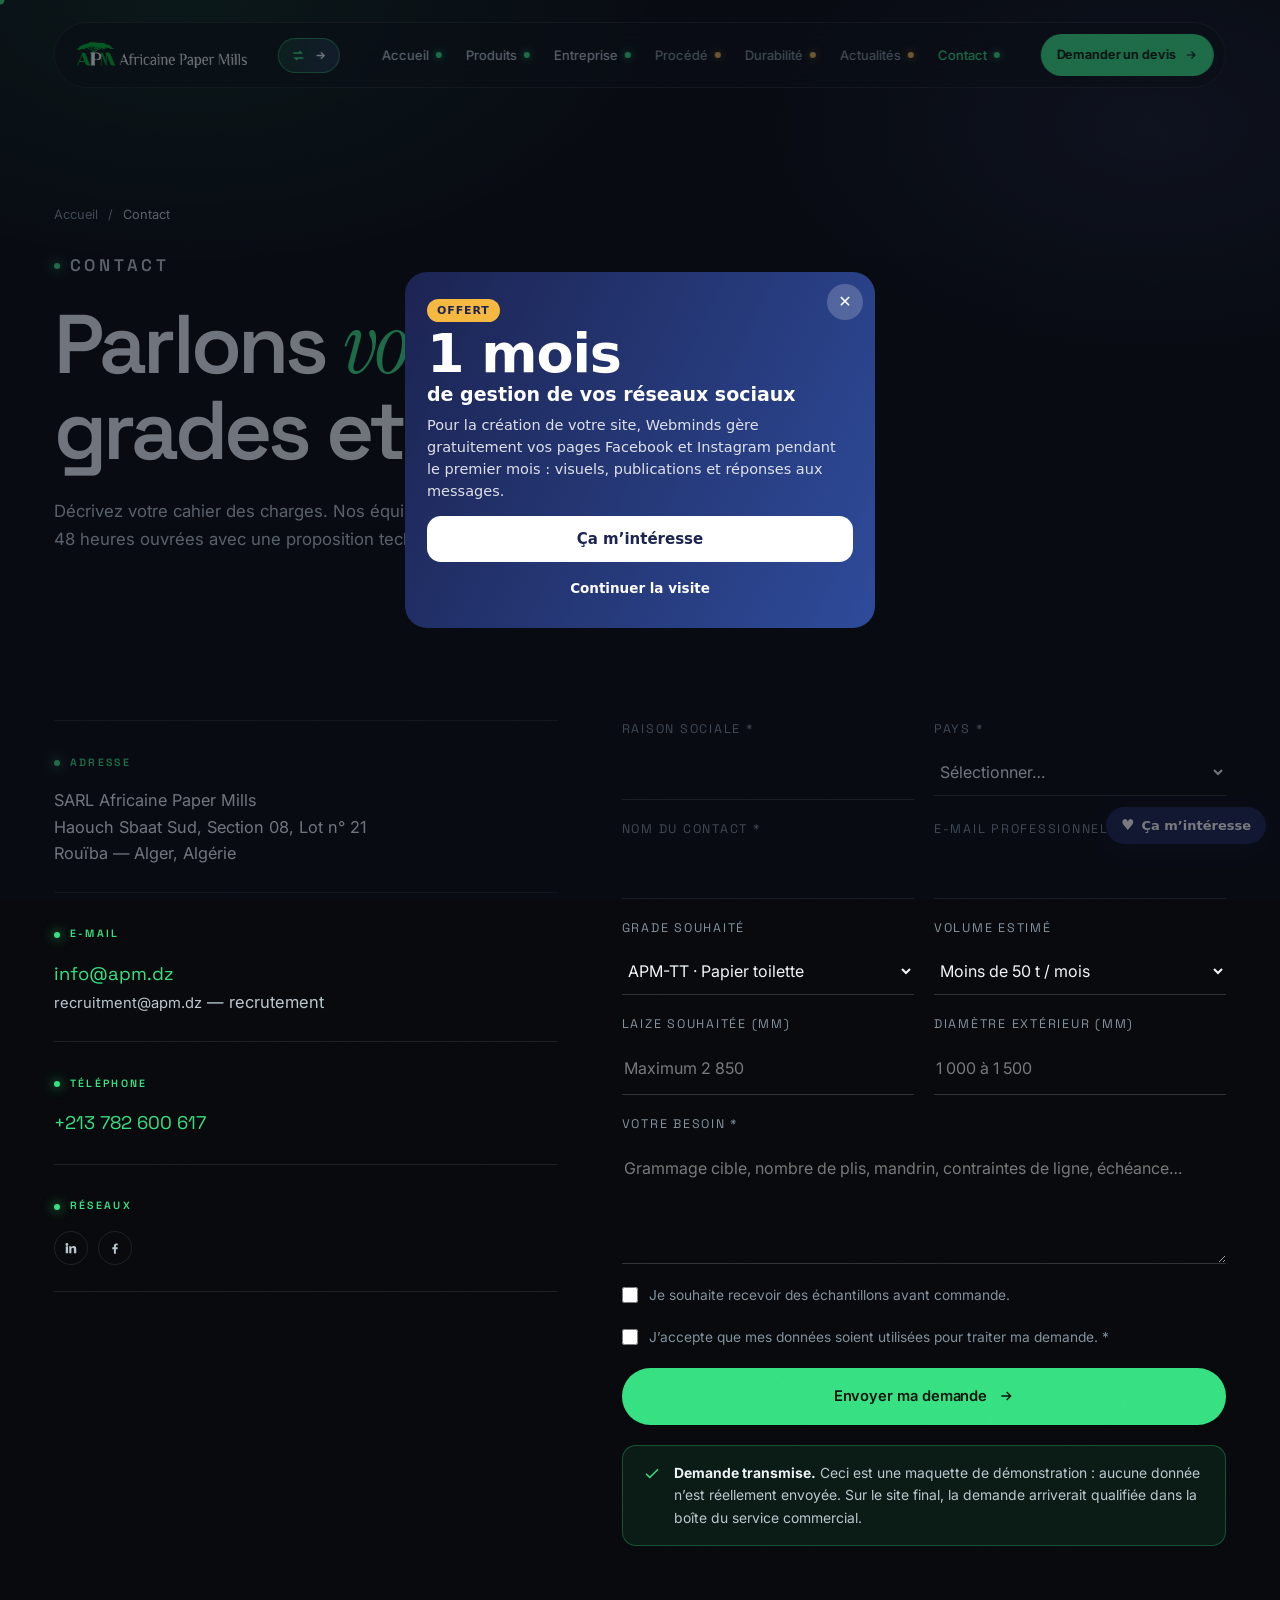
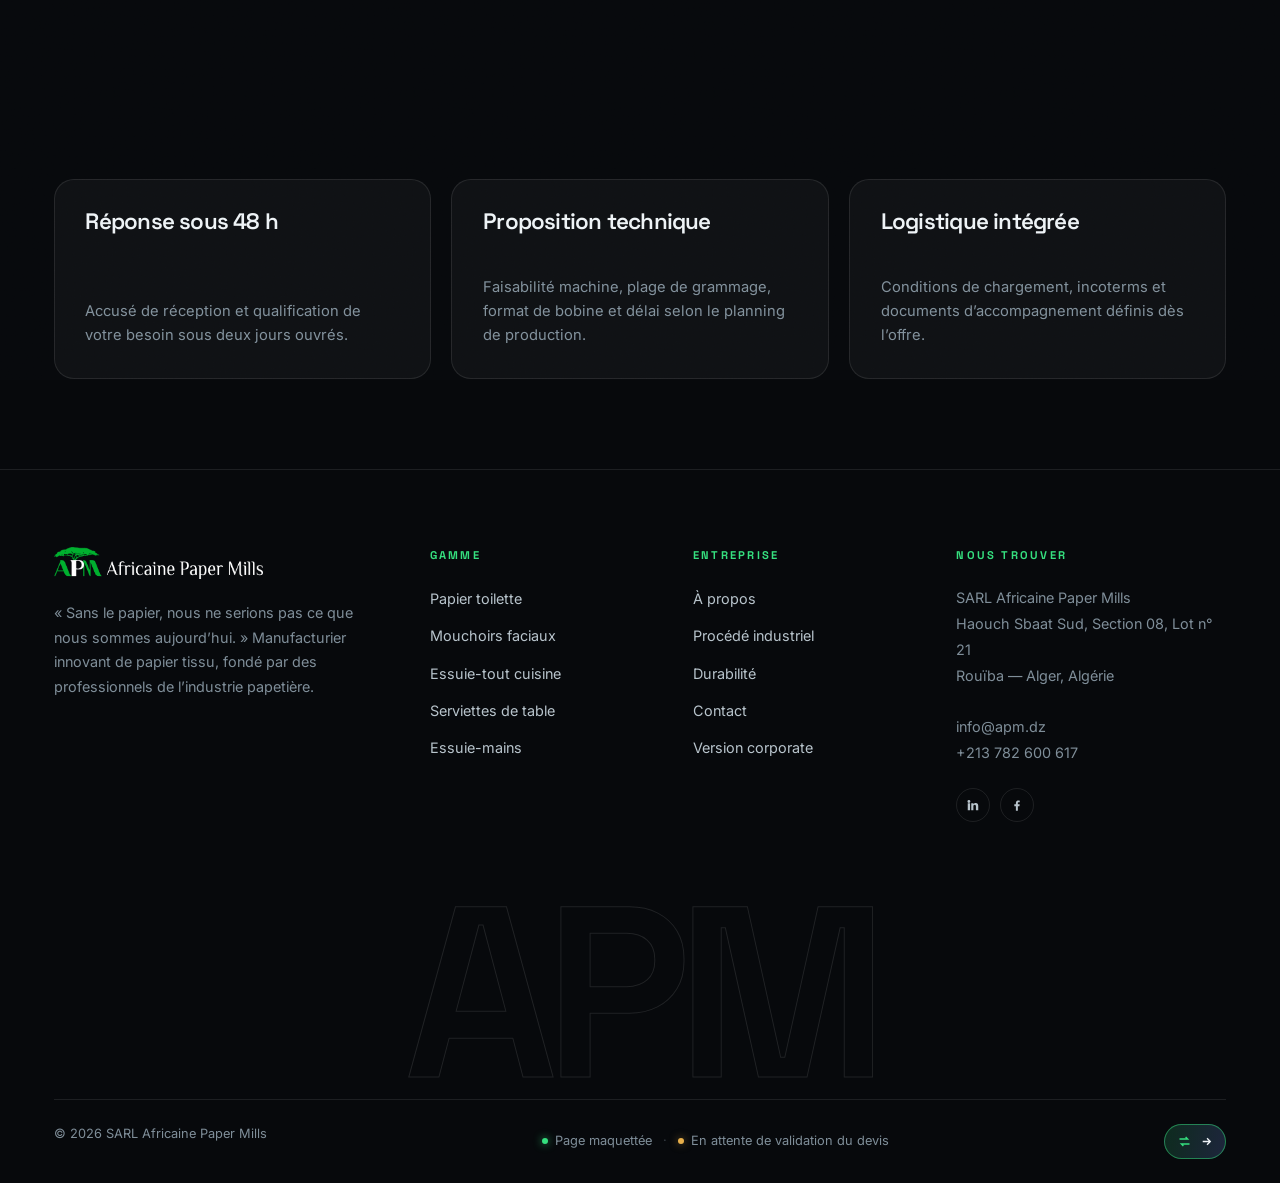
<file: moderne/contact.html>
<!DOCTYPE html>
<html lang="fr">
<head>
<meta charset="utf-8">
<meta name="viewport" content="width=device-width,initial-scale=1">
<title>Contact & devis — Africaine Paper Mills | APM</title>
<meta name="description" content="Contactez Africaine Paper Mills à Rouïba, Alger. Demande de devis pour bobines mères de papier tissu : grade, laize, diamètre, volumes.">
<link rel="icon" href="../assets/img/brand/icon.png">
<link rel="preconnect" href="https://fonts.googleapis.com">
<link rel="preconnect" href="https://fonts.gstatic.com" crossorigin>
<link href="https://fonts.googleapis.com/css2?family=Space+Grotesk:wght@400;500;600;700&family=Inter:wght@400;500;600&family=Instrument+Serif:ital@0;1&display=swap" rel="stylesheet">
<link rel="stylesheet" href="../assets/css/moderne.css">
</head>
<body>

<div class="loader">
  <div class="loader__in">
    <img src="../assets/img/brand/logo-dark.png" alt="Africaine Paper Mills">
    <div class="loader__bar"><div class="loader__fill"></div></div>
    <div class="loader__pct">000</div>
  </div>
</div>

<div class="grain"></div>
<div class="cursor"></div>
<div class="cursor-ring"></div>
<div class="progress"></div>

<nav class="nav">
  <a href="index.html" class="nav__brand"><img src="../assets/img/brand/logo-dark.png" alt="APM"></a>
  <a href="../index.html" class="vswitch" aria-label="Revenir à la proposition Corporate" title="Revenir à la proposition Corporate"><svg class="vswitch__ico" viewBox="0 0 24 24" fill="none" stroke="currentColor" stroke-width="2.2"><path d="M4 8h13l-3.2-3.2M20 16H7l3.2 3.2"/></svg><span>Version <strong>Corporate</strong></span><svg class="vswitch__arrow" viewBox="0 0 24 24" fill="none" stroke="currentColor" stroke-width="2.4"><path d="M5 12h14M13 6l6 6-6 6"/></svg></a>
  <div class="nav__links">
    <a href="index.html">Accueil<span class="nav-dot" data-tip="Page maquettée"></span></a>
    <a href="produits.html">Produits<span class="nav-dot" data-tip="Page maquettée"></span></a>
    <a href="entreprise.html">Entreprise<span class="nav-dot" data-tip="Page maquettée"></span></a>
    <span class="is-wait">Procédé<span class="nav-dot nav-dot--wait" data-tip="En attente de validation du devis"></span></span>
    <span class="is-wait">Durabilité<span class="nav-dot nav-dot--wait" data-tip="En attente de validation du devis"></span></span>
    <span class="is-wait">Actualités<span class="nav-dot nav-dot--wait" data-tip="En attente de validation du devis"></span></span>
    <a href="contact.html" class="is-active">Contact<span class="nav-dot" data-tip="Page maquettée"></span></a>
  </div>
  <div style="display:flex;gap:10px;align-items:center">
    <a href="contact.html" class="nav__cta">Demander un devis
      <svg viewBox="0 0 24 24" fill="none" stroke="currentColor" stroke-width="2" style="width:14px;height:14px"><path d="M5 12h14M13 6l6 6-6 6"/></svg></a>
    <button class="nav__burger" aria-label="Menu"><span></span><span></span><span></span></button>
  </div>
</nav>

<div class="drawer">
  <div class="wrap" style="padding-inline:0">
    <a href="index.html">Accueil<span class="nav-dot" data-tip="Page maquettée"></span></a>
    <a href="produits.html">Produits<span class="nav-dot" data-tip="Page maquettée"></span></a>
    <a href="produit.html">Fiche technique<span class="nav-dot" data-tip="Page maquettée"></span></a>
    <a href="entreprise.html">Entreprise<span class="nav-dot" data-tip="Page maquettée"></span></a>
    <a href="contact.html">Contact<span class="nav-dot" data-tip="Page maquettée"></span></a>
    <span class="is-wait">Procédé<span class="nav-dot nav-dot--wait" data-tip="En attente de validation du devis"></span></span>
    <span class="is-wait">Durabilité<span class="nav-dot nav-dot--wait" data-tip="En attente de validation du devis"></span></span>
    <span class="is-wait">Actualités<span class="nav-dot nav-dot--wait" data-tip="En attente de validation du devis"></span></span>
    <span class="is-wait">Carrières<span class="nav-dot nav-dot--wait" data-tip="En attente de validation du devis"></span></span>
    <div class="drawer__meta">
      <span class="legend"><span class="nav-dot" data-tip="Page maquettée"></span> Page maquettée<span class="sep">·</span><span class="nav-dot nav-dot--wait" data-tip="En attente de validation du devis"></span> En attente de validation du devis</span>
      <span>info@apm.dz · +213 782 600 617</span>
      <span>Haouch Sbaat Sud, Rouïba — Alger, Algérie</span>
    </div>
  </div>
</div>

<main>
<header class="phead">
  <div class="wrap phead__in">
    <div class="pcrumb rv"><a href="index.html">Accueil</a><span>/</span><span style="color:var(--fg-2)">Contact</span></div>
    <p class="eye rv" style="margin-top:26px">Contact</p>
    <h1 class="rv" data-d="1">Parlons <span class="serif">volumes</span>,<br>grades et délais.</h1>
    <p class="rv" data-d="2">Décrivez votre cahier des charges. Nos équipes reviennent vers vous sous 48 heures ouvrées avec une proposition technique et commerciale.</p>
  </div>
</header>

<section class="sec sec--sm">
  <div class="wrap">
    <div class="grid" style="grid-template-columns:1fr 1.2fr;gap:clamp(30px,5vw,80px);align-items:start">

      <div class="rv">
        <div class="grid" style="gap:0;border-top:1px solid var(--line)">
          <div style="padding-block:26px;border-bottom:1px solid var(--line)">
            <p class="eye" style="font-size:.66rem">Adresse</p>
            <p style="margin-top:14px;color:var(--fg);font-size:1.02rem;line-height:1.6">
              SARL Africaine Paper Mills<br>Haouch Sbaat Sud, Section 08, Lot n° 21<br>Rouïba — Alger, Algérie</p>
          </div>
          <div style="padding-block:26px;border-bottom:1px solid var(--line)">
            <p class="eye" style="font-size:.66rem">E-mail</p>
            <p style="margin-top:14px"><a href="mailto:info@apm.dz" style="color:var(--accent);font-size:1.15rem;font-family:var(--display)">info@apm.dz</a><br>
              <a href="mailto:recruitment@apm.dz" style="color:var(--fg-2);font-size:.92rem">recruitment@apm.dz</a> — recrutement</p>
          </div>
          <div style="padding-block:26px;border-bottom:1px solid var(--line)">
            <p class="eye" style="font-size:.66rem">Téléphone</p>
            <p style="margin-top:14px"><a href="tel:+213782600617" style="color:var(--accent);font-size:1.15rem;font-family:var(--display)">+213 782 600 617</a></p>
          </div>
          <div style="padding-block:26px;border-bottom:1px solid var(--line)">
            <p class="eye" style="font-size:.66rem">Réseaux</p>
            <div class="foot__soc" style="margin-top:14px">
              <a href="https://www.linkedin.com/company/africaine-paper-mills" target="_blank" rel="noopener" aria-label="LinkedIn"><svg viewBox="0 0 24 24" fill="currentColor"><path d="M4.98 3.5a2.5 2.5 0 1 1 0 5 2.5 2.5 0 0 1 0-5zM3 9h4v12H3zM9 9h3.8v1.7h.05c.53-1 1.83-2.05 3.76-2.05C20.4 8.65 21 11 21 14.15V21h-4v-6.1c0-1.45-.03-3.32-2.02-3.32-2.02 0-2.33 1.58-2.33 3.21V21H9z"/></svg></a>
              <a href="https://web.facebook.com/APMAlgeria" target="_blank" rel="noopener" aria-label="Facebook"><svg viewBox="0 0 24 24" fill="currentColor"><path d="M13.5 22v-8h2.7l.4-3.1h-3.1V8.9c0-.9.25-1.5 1.55-1.5H16.7V4.6c-.3-.04-1.3-.13-2.47-.13-2.45 0-4.13 1.5-4.13 4.24v2.19H7.4V14h2.7v8z"/></svg></a>
            </div>
          </div>
        </div>

        <div style="margin-top:26px;border-radius:20px;overflow:hidden;border:1px solid var(--line);filter:invert(.92) hue-rotate(180deg)">
          <iframe title="Localisation de l’usine APM à Rouïba"
            src="https://www.openstreetmap.org/export/embed.html?bbox=3.26%2C36.72%2C3.32%2C36.76&amp;layer=mapnik&amp;marker=36.7407%2C3.2896"
            style="width:100%;height:280px;border:0;display:block" loading="lazy"></iframe>
        </div>
      </div>

      <div class="rv" data-d="1">
        <form class="mform" data-demo>
          <div class="mrow">
            <div class="mfield"><label for="m-soc">Raison sociale *</label><input id="m-soc" required></div>
            <div class="mfield"><label for="m-pays">Pays *</label>
              <select id="m-pays" required>
                <option value="">Sélectionner…</option><option>Algérie</option><option>Tunisie</option>
                <option>Maroc</option><option>Libye</option><option>Égypte</option>
                <option>Autre pays MENA</option><option>Autre</option>
              </select></div>
          </div>
          <div class="mrow">
            <div class="mfield"><label for="m-nom">Nom du contact *</label><input id="m-nom" required></div>
            <div class="mfield"><label for="m-mail">E-mail professionnel *</label><input id="m-mail" type="email" required></div>
          </div>
          <div class="mrow">
            <div class="mfield"><label for="m-grade">Grade souhaité</label>
              <select id="m-grade">
                <option>APM-TT · Papier toilette</option><option>APM-FT · Mouchoirs faciaux</option>
                <option>APM-KT · Essuie-tout cuisine</option><option>APM-NP · Serviettes de table</option>
                <option>APM-HT · Essuie-mains</option><option>APM-IN · Bobines industrielles</option>
                <option>APM-PK · Mouchoirs de poche</option><option>APM-DP · Voile pour hygiène</option>
              </select></div>
            <div class="mfield"><label for="m-vol">Volume estimé</label>
              <select id="m-vol">
                <option>Moins de 50 t / mois</option><option>50 à 200 t / mois</option>
                <option>200 à 500 t / mois</option><option>Plus de 500 t / mois</option>
                <option>Commande ponctuelle</option>
              </select></div>
          </div>
          <div class="mrow">
            <div class="mfield"><label for="m-laize">Laize souhaitée (mm)</label><input id="m-laize" placeholder="Maximum 2 850"></div>
            <div class="mfield"><label for="m-diam">Diamètre extérieur (mm)</label><input id="m-diam" placeholder="1 000 à 1 500"></div>
          </div>
          <div class="mfield"><label for="m-msg">Votre besoin *</label>
            <textarea id="m-msg" required placeholder="Grammage cible, nombre de plis, mandrin, contraintes de ligne, échéance…"></textarea></div>
          <label class="mcheck"><input type="checkbox"><span>Je souhaite recevoir des échantillons avant commande.</span></label>
          <label class="mcheck"><input type="checkbox" required><span>J’accepte que mes données soient utilisées pour traiter ma demande. *</span></label>
          <button type="submit" class="btn btn--fill" style="width:100%" >Envoyer ma demande <svg viewBox="0 0 24 24" fill="none" stroke="currentColor" stroke-width="2"><path d="M5 12h14M13 6l6 6-6 6"/></svg></button>
          <div class="mnote" hidden data-demo-msg>
            <svg viewBox="0 0 24 24" fill="none" stroke="currentColor" stroke-width="2"><path d="M20 7 9 18l-5-5"/></svg>
            <span><strong style="color:var(--fg)">Demande transmise.</strong> Ceci est une maquette de démonstration :
              aucune donnée n’est réellement envoyée. Sur le site final, la demande arriverait qualifiée
              dans la boîte du service commercial.</span>
          </div>
        </form>
      </div>
    </div>
  </div>
</section>

<section class="sec sec--sm">
  <div class="wrap">
    <div class="grid" style="grid-template-columns:repeat(3,1fr);gap:clamp(14px,1.6vw,24px)">
      <div class="bx rv"><h3>Réponse sous 48 h</h3><p>Accusé de réception et qualification de votre besoin sous deux jours ouvrés.</p></div>
      <div class="bx rv" data-d="1"><h3>Proposition technique</h3><p>Faisabilité machine, plage de grammage, format de bobine et délai selon le planning de production.</p></div>
      <div class="bx rv" data-d="2"><h3>Logistique intégrée</h3><p>Conditions de chargement, incoterms et documents d’accompagnement définis dès l’offre.</p></div>
    </div>
  </div>
</section>
</main>

<footer class="foot">
  <div class="wrap">
    <div class="foot__grid">
      <div class="foot__brand">
        <img src="../assets/img/brand/logo-dark.png" alt="Africaine Paper Mills">
        <p>« Sans le papier, nous ne serions pas ce que nous sommes aujourd’hui. » Manufacturier
          innovant de papier tissu, fondé par des professionnels de l’industrie papetière.</p>
      </div>
      <div>
        <h5>Gamme</h5>
        <ul>
          <li><a href="produit.html">Papier toilette</a></li>
          <li><a href="produits.html">Mouchoirs faciaux</a></li>
          <li><a href="produits.html">Essuie-tout cuisine</a></li>
          <li><a href="produits.html">Serviettes de table</a></li>
          <li><a href="produits.html">Essuie-mains</a></li>
        </ul>
      </div>
      <div>
        <h5>Entreprise</h5>
        <ul>
          <li><a href="entreprise.html">À propos</a></li>
          <li><a href="entreprise.html">Procédé industriel</a></li>
          <li><a href="entreprise.html">Durabilité</a></li>
          <li><a href="contact.html">Contact</a></li>
          <li><a href="../index.html">Version corporate</a></li>
        </ul>
      </div>
      <div>
        <h5>Nous trouver</h5>
        <address>
          SARL Africaine Paper Mills<br>
          Haouch Sbaat Sud, Section 08, Lot n° 21<br>
          Rouïba — Alger, Algérie<br><br>
          <a href="mailto:info@apm.dz">info@apm.dz</a><br>
          <a href="tel:+213782600617">+213 782 600 617</a>
        </address>
        <div class="foot__soc" style="margin-top:22px">
          <a href="https://www.linkedin.com/company/africaine-paper-mills" target="_blank" rel="noopener" aria-label="LinkedIn"><svg viewBox="0 0 24 24" fill="currentColor"><path d="M4.98 3.5a2.5 2.5 0 1 1 0 5 2.5 2.5 0 0 1 0-5zM3 9h4v12H3zM9 9h3.8v1.7h.05c.53-1 1.83-2.05 3.76-2.05C20.4 8.65 21 11 21 14.15V21h-4v-6.1c0-1.45-.03-3.32-2.02-3.32-2.02 0-2.33 1.58-2.33 3.21V21H9z"/></svg></a>
          <a href="https://web.facebook.com/APMAlgeria" target="_blank" rel="noopener" aria-label="Facebook"><svg viewBox="0 0 24 24" fill="currentColor"><path d="M13.5 22v-8h2.7l.4-3.1h-3.1V8.9c0-.9.25-1.5 1.55-1.5H16.7V4.6c-.3-.04-1.3-.13-2.47-.13-2.45 0-4.13 1.5-4.13 4.24v2.19H7.4V14h2.7v8z"/></svg></a>
        </div>
      </div>
    </div>
    <div class="foot__word" aria-hidden="true">APM</div>
    <div class="foot__bar">
      <span>© <span data-year>2026</span> SARL Africaine Paper Mills</span>
      <span class="legend"><span class="nav-dot" data-tip="Page maquettée"></span> Page maquettée<span class="sep">·</span><span class="nav-dot nav-dot--wait" data-tip="En attente de validation du devis"></span> En attente de validation du devis</span>
      <a href="../index.html" class="vswitch" aria-label="Revenir à la proposition Corporate" title="Revenir à la proposition Corporate"><svg class="vswitch__ico" viewBox="0 0 24 24" fill="none" stroke="currentColor" stroke-width="2.2"><path d="M4 8h13l-3.2-3.2M20 16H7l3.2 3.2"/></svg><span>Version <strong>Corporate</strong></span><svg class="vswitch__arrow" viewBox="0 0 24 24" fill="none" stroke="currentColor" stroke-width="2.4"><path d="M5 12h14M13 6l6 6-6 6"/></svg></a>
    </div>
  </div>
</footer>

<script src="../assets/js/moderne.js"></script><script data-wml>(function(){if(window.__wmL)return;window.__wmL=1;
var C={"p": "APM Africaine Paper Mills", "mail": null, "wa": "213797372452", "v": [["/", "Version corporate", "Claire et rassurante"], ["/moderne/", "Version moderne", "Immersive et animée"]]};
function ready(f){document.readyState==='loading'?document.addEventListener('DOMContentLoaded',f):f()}
ready(function(){
var css='.wmL-b{position:fixed;right:14px;bottom:calc(56px + env(safe-area-inset-bottom));z-index:2147483000;border:0;border-radius:999px;background:#1C2452;color:#fff;font:700 13px/1 system-ui,-apple-system,Segoe UI,Roboto,sans-serif;padding:11px 15px;box-shadow:0 6px 22px rgba(20,30,60,.35);cursor:pointer;display:flex;align-items:center;gap:7px}'
+'@media(max-width:520px){.wmL-b{bottom:calc(112px + env(safe-area-inset-bottom));font-size:12.5px;padding:10px 13px}}'
+'.wmL-m{position:fixed;inset:0;z-index:2147483001;background:rgba(10,14,25,.55);display:none;align-items:flex-end;justify-content:center;font-family:system-ui,-apple-system,Segoe UI,Roboto,sans-serif}.wmL-m.on{display:flex}@media(min-width:700px){.wmL-m{align-items:center;padding:20px}}'
+'.wmL-x{box-sizing:border-box;position:relative;background:#fff;color:#1C2452;width:100%;max-width:470px;max-height:92vh;overflow:auto;border-radius:22px 22px 0 0;padding:24px 22px calc(22px + env(safe-area-inset-bottom));text-align:left}@media(min-width:700px){.wmL-x{border-radius:22px}}'
+'.wmL-x *{box-sizing:border-box}.wmL-c{position:absolute;top:12px;right:12px;width:36px;height:36px;border:0;border-radius:50%;background:#F0F2F1;font-size:16px;cursor:pointer;color:#1C2452}'
+'.wmL-x h3{font:800 26px/1.1 system-ui,-apple-system,sans-serif;margin:4px 40px 10px 0;color:inherit}.wmL-x p{margin:0 0 14px;line-height:1.5;font-size:14.5px;opacity:.85}'
+'.wmL-o{background:linear-gradient(115deg,#1C2452,#2E4B9A);color:#fff}.wmL-o .wmL-c{background:rgba(255,255,255,.2);color:#fff}.wmL-big{font:900 54px/.95 system-ui,-apple-system,sans-serif;letter-spacing:-.02em;margin:6px 0 2px}.wmL-big small{display:block;font-size:19px;font-weight:700;letter-spacing:0;margin-top:6px}'
+'.wmL-tag{display:inline-block;background:#F5B841;color:#1C2452;font:800 11px system-ui,sans-serif;letter-spacing:.08em;border-radius:999px;padding:5px 10px}'
+'.wmL-btn{display:flex;align-items:center;justify-content:center;width:100%;border:0;border-radius:14px;padding:14px;font:800 15px system-ui,-apple-system,sans-serif;cursor:pointer;margin-top:8px}.wmL-w{background:#fff;color:#1C2452}.wmL-g{background:#1FAF55;color:#fff}.wmL-n{background:#1C2452;color:#fff}.wmL-l{background:transparent;color:inherit;font-weight:600;font-size:13.5px;padding:10px}'
+'.wmL-s{font:700 11.5px system-ui,sans-serif;text-transform:uppercase;letter-spacing:.06em;opacity:.6;margin:12px 0 8px}.wmL-ch{display:grid;gap:8px}.wmL-ch label{display:flex;align-items:center;gap:10px;border:1.5px solid #E2E6E3;border-radius:12px;padding:11px 12px;cursor:pointer;font-size:14px;font-weight:600}.wmL-ch label small{display:block;font-weight:500;opacity:.65;font-size:12px}.wmL-ch input{width:18px;height:18px;flex:none;accent-color:#1FAF55}'
+'.wmL-f{display:grid;gap:8px;margin:12px 0 6px}.wmL-f input{border:1.5px solid #E2E6E3;border-radius:12px;padding:12px;font:500 16px system-ui,sans-serif;color:#1C2452;background:#fff;-webkit-user-select:text!important;user-select:text!important;width:100%}'
+'.wmL-ok{text-align:center}.wmL-ok i{display:grid;place-items:center;width:64px;height:64px;margin:6px auto 12px;border-radius:50%;background:#E8F7EE;color:#1FAF55;font-style:normal;font-size:30px}';
var st=document.createElement('style');st.textContent=css;document.head.appendChild(st);
function ss(k,v){try{if(v===undefined)return sessionStorage.getItem(k);sessionStorage.setItem(k,v)}catch(e){}}
var p=location.pathname,cur=0;C.v.forEach(function(v,i){if(v[0]!=='/'&&p.indexOf(v[0])===0)cur=i});
var off=document.createElement('div');off.className='wmL-m';off.innerHTML='<div class="wmL-x wmL-o" role="dialog" aria-modal="true"><button class="wmL-c" type="button" aria-label="Fermer">✕</button><span class="wmL-tag">OFFERT</span><div class="wmL-big">1 mois<small>de gestion de vos réseaux sociaux</small></div><p style="margin-top:12px">Pour la création de votre site, Webminds gère gratuitement vos pages Facebook et Instagram pendant le premier mois : visuels, publications et réponses aux messages.</p><button class="wmL-btn wmL-w" type="button" data-i>Ça m’intéresse</button><button class="wmL-btn wmL-l" type="button" data-c>Continuer la visite</button></div>';
var ch='';C.v.forEach(function(v,i){ch+='<label><input type="radio" name="wmLv" value="'+v[1]+'"'+(i===cur?' checked':'')+'><span>'+v[1]+(v[2]?'<small>'+v[2]+'</small>':'')+'</span></label>'});
var it=document.createElement('div');it.className='wmL-m';it.innerHTML='<div class="wmL-x" role="dialog" aria-modal="true"><button class="wmL-c" type="button" aria-label="Fermer">✕</button><div data-s1><h3>Cette maquette vous plaît ?</h3><p>Choisissez la version qui vous intéresse : Webminds vous recontacte pour vous la présenter.</p>'+(C.v.length>1?'<div class="wmL-s">La version préférée</div><div class="wmL-ch">'+ch+'</div>':'')+'<div class="wmL-s">En plus</div><div class="wmL-ch"><label><input type="checkbox" value="Gestion des réseaux sociaux (1 mois offert)"><span>Réseaux sociaux<small>1 mois de gestion offert avec le site</small></span></label></div><div class="wmL-f"><input name="n" placeholder="Votre nom" autocomplete="name"><input name="t" type="tel" inputmode="tel" placeholder="Votre téléphone (facultatif)" autocomplete="tel"></div><button class="wmL-btn wmL-g" type="button" data-w>Envoyer sur WhatsApp</button>'+(C.mail?'<button class="wmL-btn wmL-l" type="button" data-e>Envoyer par e-mail</button>':'')+'</div><div class="wmL-ok" data-s2 hidden><i>✓</i><h3 style="margin:0 0 8px">Merci !</h3><p>Votre choix a bien été transmis à Webminds. Nous vous recontactons très vite.</p><button class="wmL-btn wmL-n" type="button" data-c>Continuer la visite</button></div></div>';
document.body.appendChild(off);document.body.appendChild(it);
var b=document.createElement('button');b.type='button';b.className='wmL-b';b.innerHTML='<b style="font-size:15px">♥</b>Ça m’intéresse';document.body.appendChild(b);
function op(m){off.classList.remove('on');it.classList.remove('on');m.classList.add('on')}
[off,it].forEach(function(m){m.addEventListener('click',function(e){if(e.target===m||e.target.closest('.wmL-c')||e.target.closest('[data-c]'))m.classList.remove('on')})});
b.onclick=function(){op(it)};off.querySelector('[data-i]').onclick=function(){op(it)};
function msg(){var v=(it.querySelector('input[name=wmLv]:checked')||{}).value||C.v[cur][1],x=[].map.call(it.querySelectorAll('input[type=checkbox]:checked'),function(c){return c.value}),n=it.querySelector('[name=n]').value.trim(),t=it.querySelector('[name=t]').value.trim();
 return{v:v,x:x,n:n,t:t,txt:'Bonjour Webminds, la maquette '+C.p+' m’intéresse.\nVersion préférée : '+v+(x.length?'\nEn plus : '+x.join(', '):'')+(n?'\nNom : '+n:'')+(t?'\nTéléphone : '+t:'')+'\nLien : '+location.origin+C.v[cur][0]}}
function mail(m){if(!C.mail)return;try{fetch('https://formsubmit.co/ajax/'+C.mail,{method:'POST',keepalive:true,headers:{'Content-Type':'application/json','Accept':'application/json'},body:JSON.stringify({_subject:'Maquette '+C.p+' : intéressé ('+m.v+')',Prospect:C.p,Version:m.v,Options:m.x.join(', ')||'-',Nom:m.n||'-',Telephone:m.t||'-',Lien:location.origin+C.v[cur][0],_template:'table',_captcha:'false'})}).catch(function(){})}catch(e){}}
function done(){it.querySelector('[data-s1]').hidden=true;it.querySelector('[data-s2]').hidden=false;ss('wmL-sent','1')}
it.querySelector('[data-w]').onclick=function(){var m=msg();mail(m);done();location.href='https://wa.me/'+C.wa+'?text='+encodeURIComponent(m.txt)};
var e=it.querySelector('[data-e]');if(e)e.onclick=function(){mail(msg());done()};
var sh=ss('wmL-off');addEventListener('scroll',function(){var r=(scrollY+innerHeight)/document.documentElement.scrollHeight;
 if(!sh&&scrollY>500&&r>.3){sh=1;ss('wmL-off','1');op(off)}
 if(!ss('wmL-it')&&!ss('wmL-sent')&&sh&&r>.92&&!off.classList.contains('on')){ss('wmL-it','1');op(it)}},{passive:true});
});})();
</script></body>
</html>
</file>
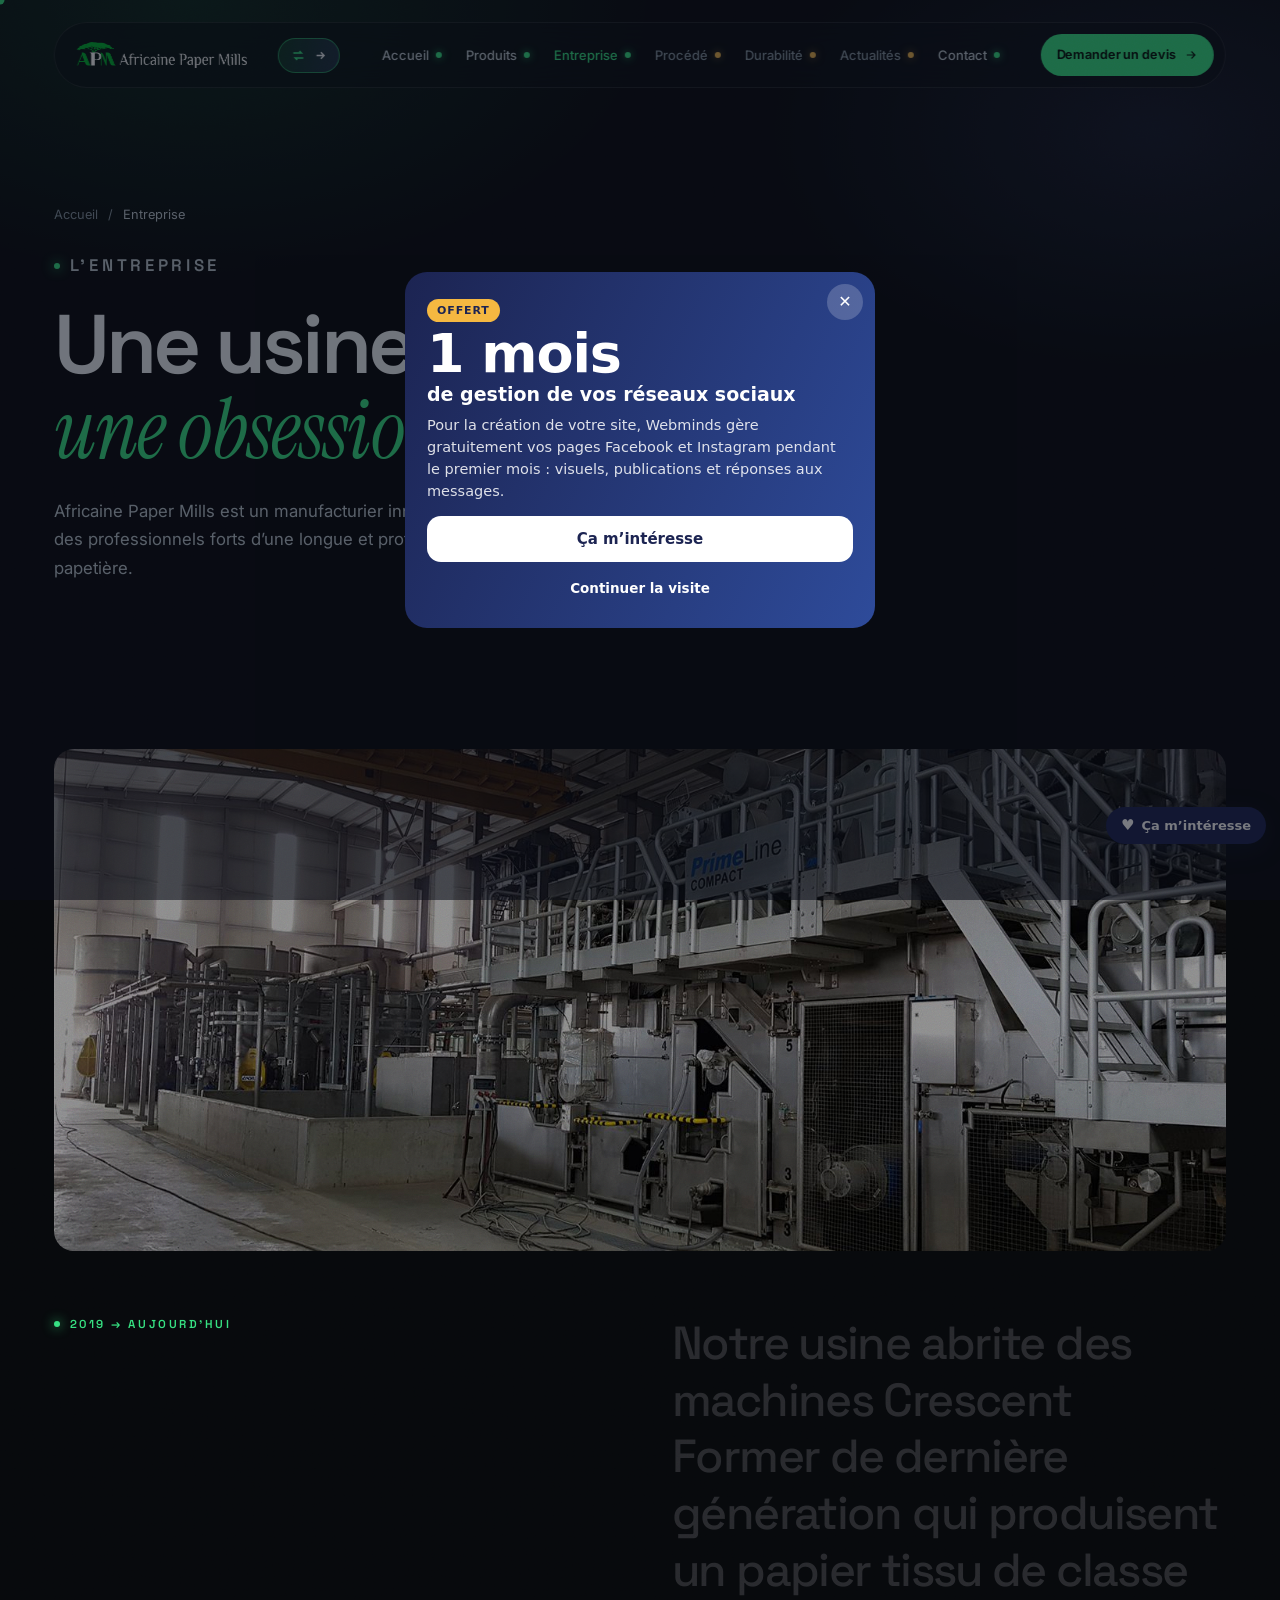
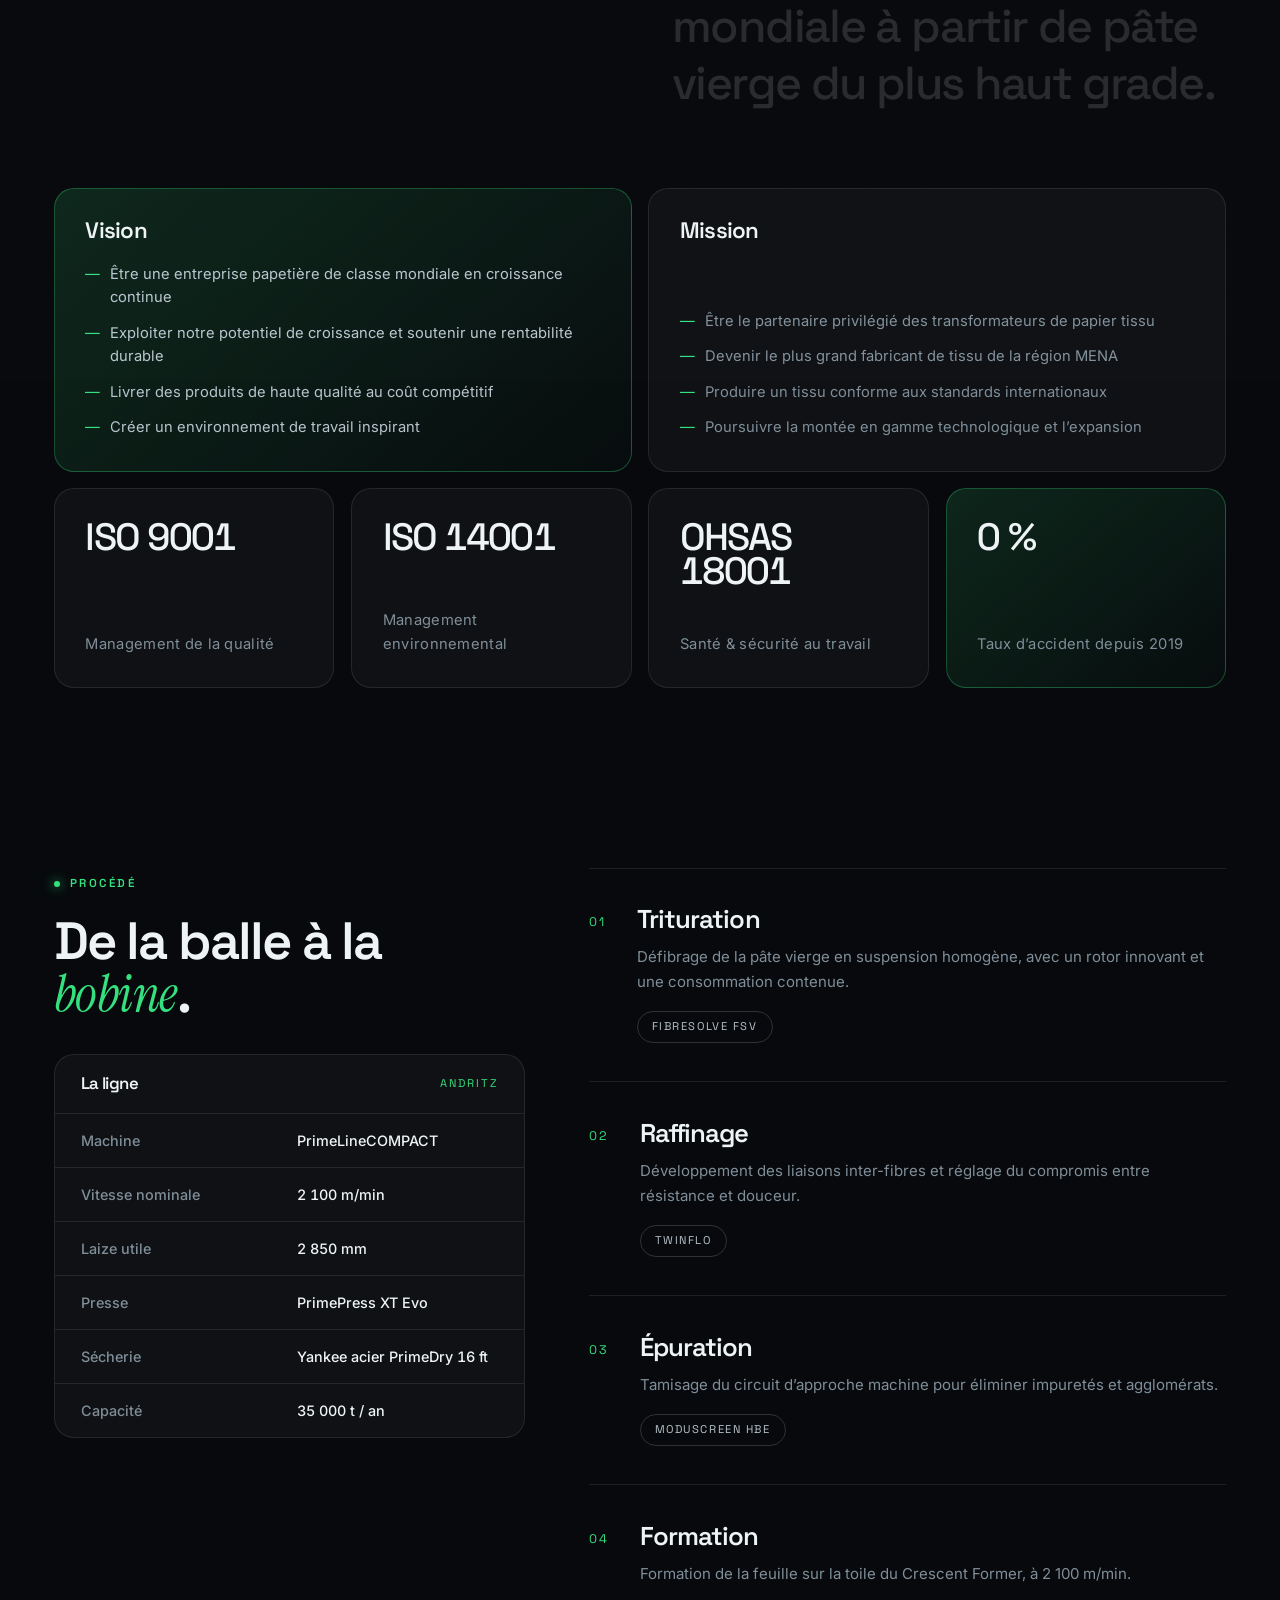
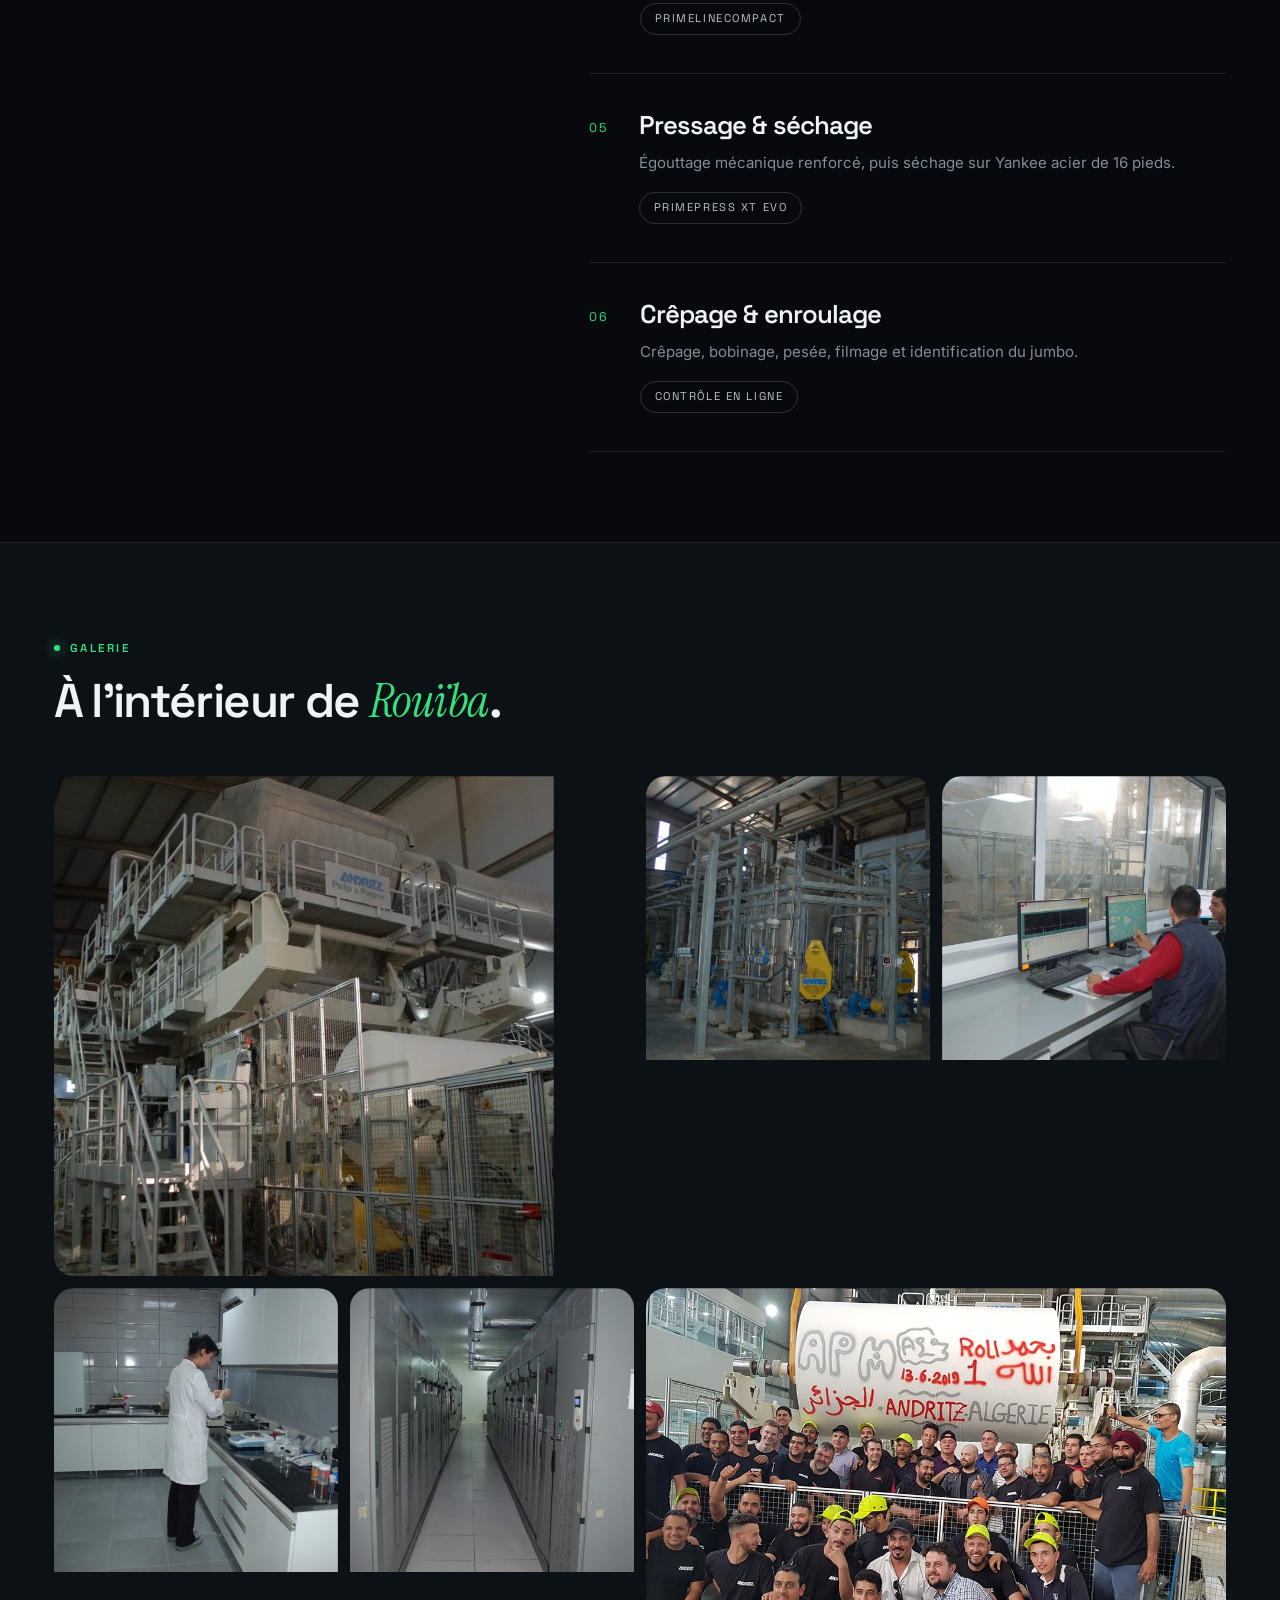
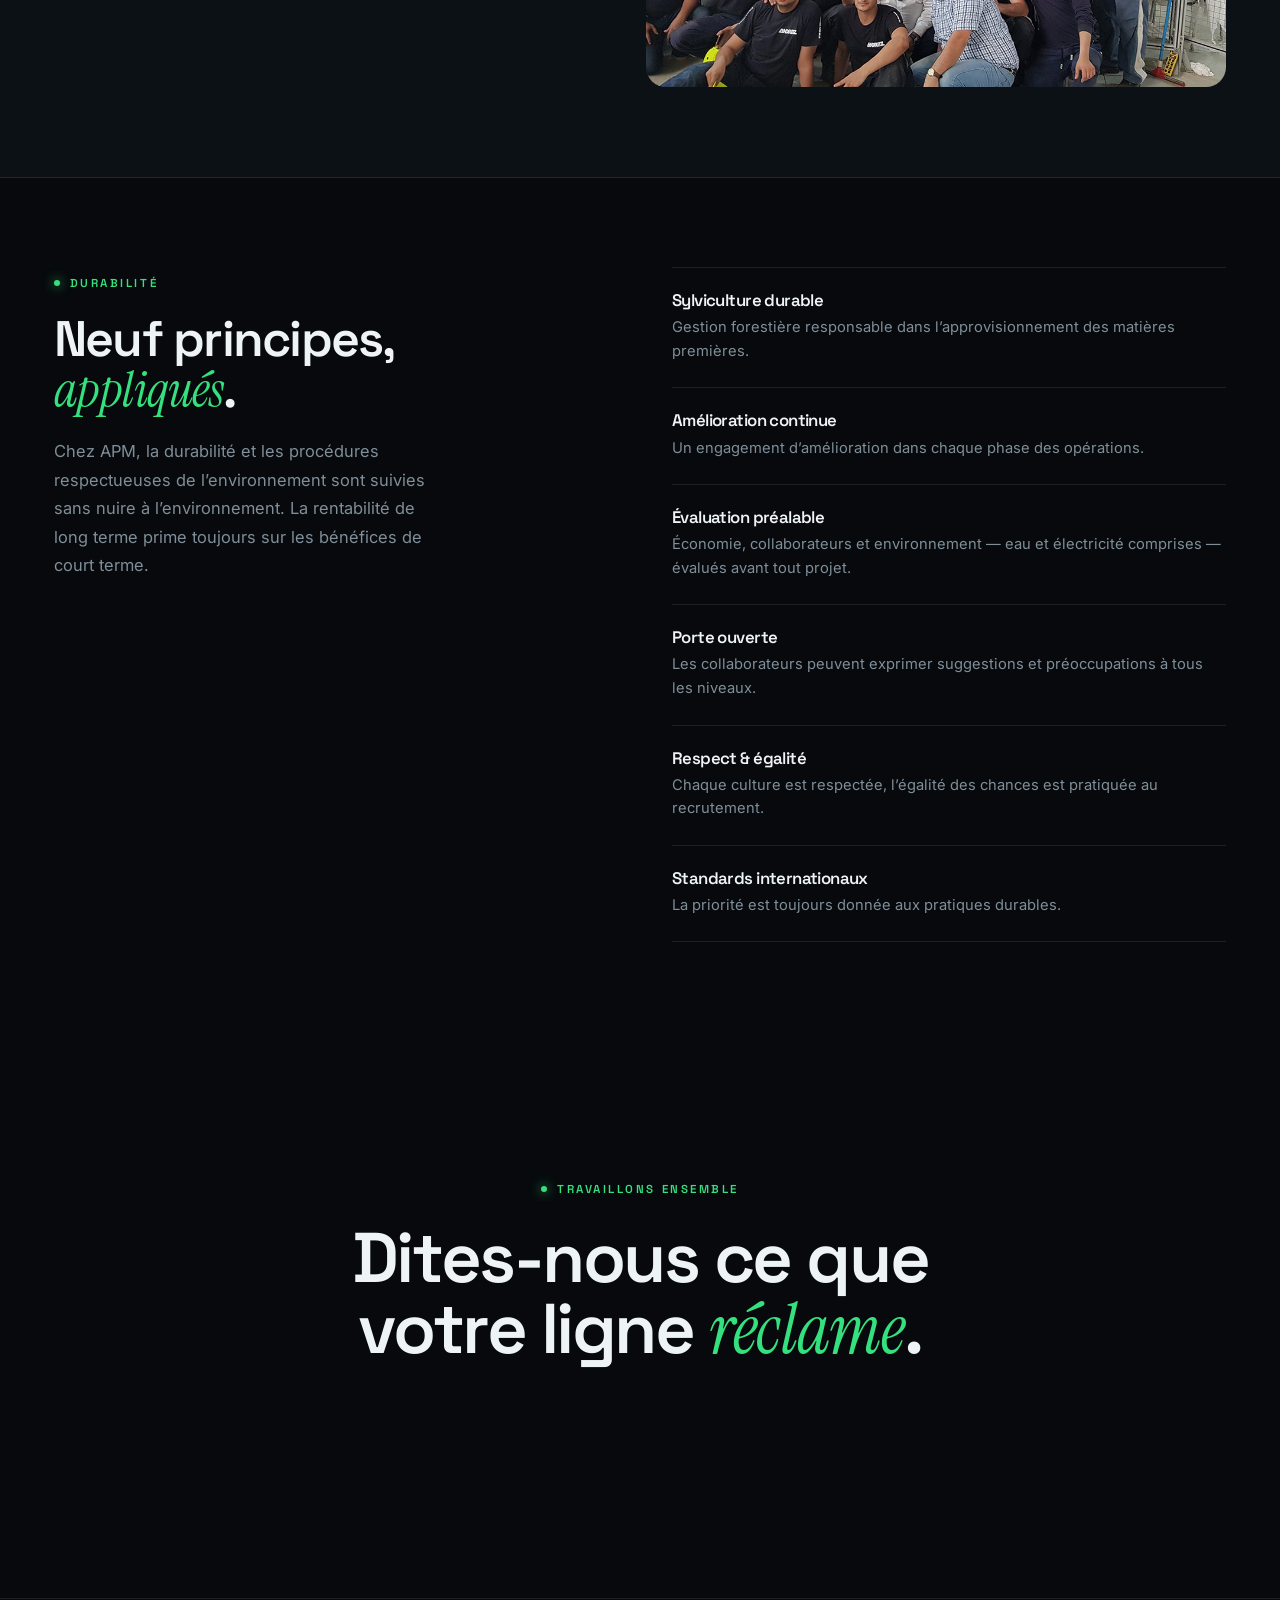
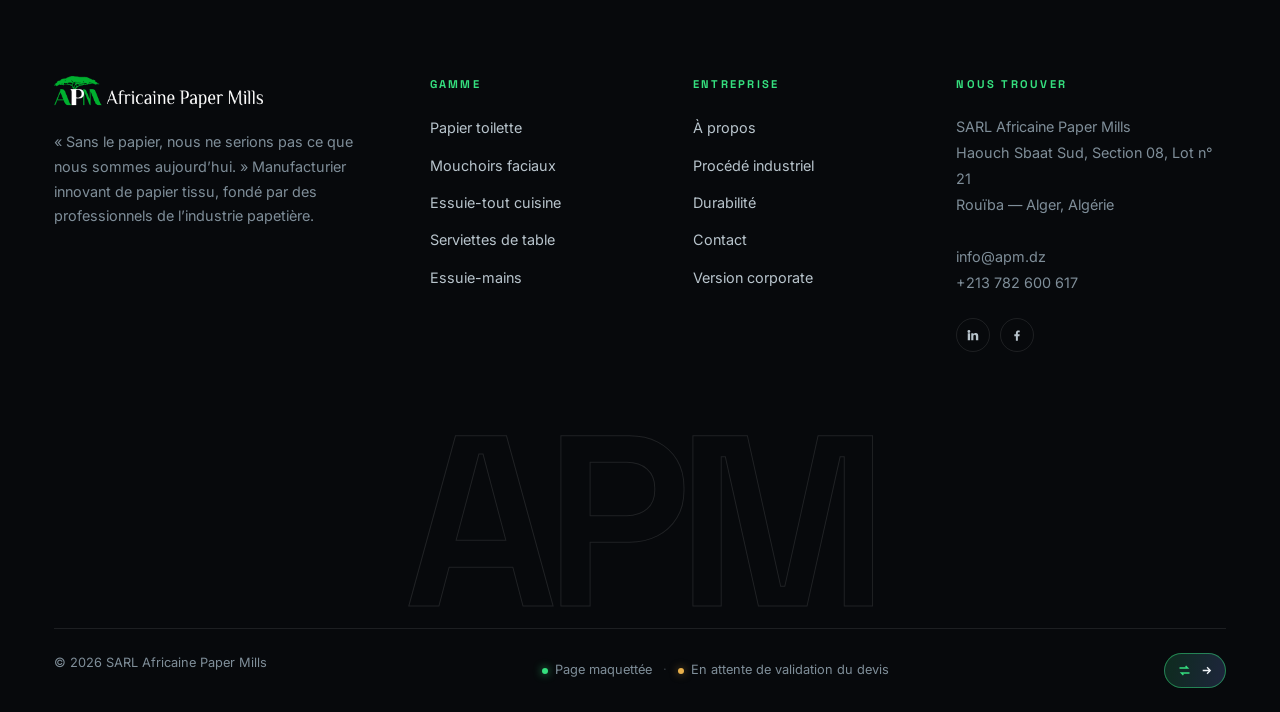
<file: moderne/entreprise.html>
<!DOCTYPE html>
<html lang="fr">
<head>
<meta charset="utf-8">
<meta name="viewport" content="width=device-width,initial-scale=1">
<title>Entreprise — Vision, procédé et durabilité | APM</title>
<meta name="description" content="Africaine Paper Mills : vision, mission, qualité, procédé industriel ANDRITZ et engagements de durabilité.">
<link rel="icon" href="../assets/img/brand/icon.png">
<link rel="preconnect" href="https://fonts.googleapis.com">
<link rel="preconnect" href="https://fonts.gstatic.com" crossorigin>
<link href="https://fonts.googleapis.com/css2?family=Space+Grotesk:wght@400;500;600;700&family=Inter:wght@400;500;600&family=Instrument+Serif:ital@0;1&display=swap" rel="stylesheet">
<link rel="stylesheet" href="../assets/css/moderne.css">
</head>
<body>

<div class="loader">
  <div class="loader__in">
    <img src="../assets/img/brand/logo-dark.png" alt="Africaine Paper Mills">
    <div class="loader__bar"><div class="loader__fill"></div></div>
    <div class="loader__pct">000</div>
  </div>
</div>

<div class="grain"></div>
<div class="cursor"></div>
<div class="cursor-ring"></div>
<div class="progress"></div>

<nav class="nav">
  <a href="index.html" class="nav__brand"><img src="../assets/img/brand/logo-dark.png" alt="APM"></a>
  <a href="../index.html" class="vswitch" aria-label="Revenir à la proposition Corporate" title="Revenir à la proposition Corporate"><svg class="vswitch__ico" viewBox="0 0 24 24" fill="none" stroke="currentColor" stroke-width="2.2"><path d="M4 8h13l-3.2-3.2M20 16H7l3.2 3.2"/></svg><span>Version <strong>Corporate</strong></span><svg class="vswitch__arrow" viewBox="0 0 24 24" fill="none" stroke="currentColor" stroke-width="2.4"><path d="M5 12h14M13 6l6 6-6 6"/></svg></a>
  <div class="nav__links">
    <a href="index.html">Accueil<span class="nav-dot" data-tip="Page maquettée"></span></a>
    <a href="produits.html">Produits<span class="nav-dot" data-tip="Page maquettée"></span></a>
    <a href="entreprise.html" class="is-active">Entreprise<span class="nav-dot" data-tip="Page maquettée"></span></a>
    <span class="is-wait">Procédé<span class="nav-dot nav-dot--wait" data-tip="En attente de validation du devis"></span></span>
    <span class="is-wait">Durabilité<span class="nav-dot nav-dot--wait" data-tip="En attente de validation du devis"></span></span>
    <span class="is-wait">Actualités<span class="nav-dot nav-dot--wait" data-tip="En attente de validation du devis"></span></span>
    <a href="contact.html">Contact<span class="nav-dot" data-tip="Page maquettée"></span></a>
  </div>
  <div style="display:flex;gap:10px;align-items:center">
    <a href="contact.html" class="nav__cta">Demander un devis
      <svg viewBox="0 0 24 24" fill="none" stroke="currentColor" stroke-width="2" style="width:14px;height:14px"><path d="M5 12h14M13 6l6 6-6 6"/></svg></a>
    <button class="nav__burger" aria-label="Menu"><span></span><span></span><span></span></button>
  </div>
</nav>

<div class="drawer">
  <div class="wrap" style="padding-inline:0">
    <a href="index.html">Accueil<span class="nav-dot" data-tip="Page maquettée"></span></a>
    <a href="produits.html">Produits<span class="nav-dot" data-tip="Page maquettée"></span></a>
    <a href="produit.html">Fiche technique<span class="nav-dot" data-tip="Page maquettée"></span></a>
    <a href="entreprise.html">Entreprise<span class="nav-dot" data-tip="Page maquettée"></span></a>
    <a href="contact.html">Contact<span class="nav-dot" data-tip="Page maquettée"></span></a>
    <span class="is-wait">Procédé<span class="nav-dot nav-dot--wait" data-tip="En attente de validation du devis"></span></span>
    <span class="is-wait">Durabilité<span class="nav-dot nav-dot--wait" data-tip="En attente de validation du devis"></span></span>
    <span class="is-wait">Actualités<span class="nav-dot nav-dot--wait" data-tip="En attente de validation du devis"></span></span>
    <span class="is-wait">Carrières<span class="nav-dot nav-dot--wait" data-tip="En attente de validation du devis"></span></span>
    <div class="drawer__meta">
      <span class="legend"><span class="nav-dot" data-tip="Page maquettée"></span> Page maquettée<span class="sep">·</span><span class="nav-dot nav-dot--wait" data-tip="En attente de validation du devis"></span> En attente de validation du devis</span>
      <span>info@apm.dz · +213 782 600 617</span>
      <span>Haouch Sbaat Sud, Rouïba — Alger, Algérie</span>
    </div>
  </div>
</div>

<main>
<header class="phead">
  <div class="wrap phead__in">
    <div class="pcrumb rv"><a href="index.html">Accueil</a><span>/</span><span style="color:var(--fg-2)">Entreprise</span></div>
    <p class="eye rv" style="margin-top:26px">L’entreprise</p>
    <h1 class="rv" data-d="1">Une usine,<br><span class="serif">une obsession</span>.</h1>
    <p class="rv" data-d="2">Africaine Paper Mills est un manufacturier innovant de papier tissu, fondé par des professionnels forts d’une longue et profonde expérience de l’industrie papetière.</p>
  </div>
</header>

<section class="sec sec--sm">
  <div class="wrap">
    <div class="clipimg" style="margin-bottom:clamp(40px,5vw,80px)">
      <img src="../assets/img/plant/machine-hall.jpg" alt="Hall machine de l’usine APM de Rouïba" loading="lazy" style="width:100%;aspect-ratio:21/9;object-fit:cover">
    </div>

    <div class="grid" style="grid-template-columns:1fr 1fr;gap:clamp(30px,5vw,90px);align-items:center">
      <p class="eye rv" style="align-self:start">2019 → aujourd’hui</p>
      <p class="bigtext">Notre usine abrite des machines Crescent Former de dernière génération qui produisent un papier tissu de classe mondiale à partir de pâte vierge du plus haut grade.</p>
    </div>

    <div class="bento" style="margin-top:clamp(50px,6vw,90px)">
      <div class="bx bx--2 bx--accent rv">
        <h3>Vision</h3>
        <ul style="display:grid;gap:12px;margin-top:8px">
          <li style="display:flex;gap:10px;font-size:.92rem;color:var(--fg-2)"><span style="color:var(--accent)">—</span>Être une entreprise papetière de classe mondiale en croissance continue</li>
          <li style="display:flex;gap:10px;font-size:.92rem;color:var(--fg-2)"><span style="color:var(--accent)">—</span>Exploiter notre potentiel de croissance et soutenir une rentabilité durable</li>
          <li style="display:flex;gap:10px;font-size:.92rem;color:var(--fg-2)"><span style="color:var(--accent)">—</span>Livrer des produits de haute qualité au coût compétitif</li>
          <li style="display:flex;gap:10px;font-size:.92rem;color:var(--fg-2)"><span style="color:var(--accent)">—</span>Créer un environnement de travail inspirant</li>
        </ul>
      </div>
      <div class="bx bx--2 rv" data-d="1">
        <h3>Mission</h3>
        <ul style="display:grid;gap:12px;margin-top:8px">
          <li style="display:flex;gap:10px;font-size:.92rem;color:var(--muted)"><span style="color:var(--accent)">—</span>Être le partenaire privilégié des transformateurs de papier tissu</li>
          <li style="display:flex;gap:10px;font-size:.92rem;color:var(--muted)"><span style="color:var(--accent)">—</span>Devenir le plus grand fabricant de tissu de la région MENA</li>
          <li style="display:flex;gap:10px;font-size:.92rem;color:var(--muted)"><span style="color:var(--accent)">—</span>Produire un tissu conforme aux standards internationaux</li>
          <li style="display:flex;gap:10px;font-size:.92rem;color:var(--muted)"><span style="color:var(--accent)">—</span>Poursuivre la montée en gamme technologique et l’expansion</li>
        </ul>
      </div>
      <div class="bx rv"><div class="bx__n" style="font-size:clamp(1.6rem,1.1rem + 1.6vw,2.4rem)">ISO 9001</div><p class="bx__l">Management de la qualité</p></div>
      <div class="bx rv" data-d="1"><div class="bx__n" style="font-size:clamp(1.6rem,1.1rem + 1.6vw,2.4rem)">ISO 14001</div><p class="bx__l">Management environnemental</p></div>
      <div class="bx rv" data-d="2"><div class="bx__n" style="font-size:clamp(1.6rem,1.1rem + 1.6vw,2.4rem)">OHSAS 18001</div><p class="bx__l">Santé &amp; sécurité au travail</p></div>
      <div class="bx bx--accent rv" data-d="3"><div class="bx__n" style="font-size:clamp(1.6rem,1.1rem + 1.6vw,2.4rem)">0 %</div><p class="bx__l">Taux d’accident depuis 2019</p></div>
    </div>
  </div>
</section>

<section class="sec sec--sm">
  <div class="wrap tl">
    <div class="tl__left">
      <p class="eye">Procédé</p>
      <h2 style="font-size:clamp(1.9rem,1.2rem + 2.6vw,3.4rem);margin-top:20px;max-width:12ch">
        De la balle à la <span class="serif">bobine</span>.
      </h2>
      <div class="mspec" style="margin-top:32px">
        <div class="mspec__h"><h3>La ligne</h3><span>ANDRITZ</span></div>
        <table><tbody>
          <tr><th>Machine</th><td>PrimeLineCOMPACT</td></tr>
          <tr><th>Vitesse nominale</th><td>2 100 m/min</td></tr>
          <tr><th>Laize utile</th><td>2 850 mm</td></tr>
          <tr><th>Presse</th><td>PrimePress XT Evo</td></tr>
          <tr><th>Sécherie</th><td>Yankee acier PrimeDry 16 ft</td></tr>
          <tr><th>Capacité</th><td>35 000 t / an</td></tr>
        </tbody></table>
      </div>
    </div>

    <div class="tl__steps">
      <div class="tl__s rv"><span class="tl__n">01</span><div><h3>Trituration</h3><p>Défibrage de la pâte vierge en suspension homogène, avec un rotor innovant et une consommation contenue.</p><span class="tl__tech">FIBRESOLVE FSV</span></div></div>
      <div class="tl__s rv"><span class="tl__n">02</span><div><h3>Raffinage</h3><p>Développement des liaisons inter-fibres et réglage du compromis entre résistance et douceur.</p><span class="tl__tech">TWINFLO</span></div></div>
      <div class="tl__s rv"><span class="tl__n">03</span><div><h3>Épuration</h3><p>Tamisage du circuit d’approche machine pour éliminer impuretés et agglomérats.</p><span class="tl__tech">MODUSCREEN HBE</span></div></div>
      <div class="tl__s rv"><span class="tl__n">04</span><div><h3>Formation</h3><p>Formation de la feuille sur la toile du Crescent Former, à 2 100 m/min.</p><span class="tl__tech">PRIMELINECOMPACT</span></div></div>
      <div class="tl__s rv"><span class="tl__n">05</span><div><h3>Pressage &amp; séchage</h3><p>Égouttage mécanique renforcé, puis séchage sur Yankee acier de 16 pieds.</p><span class="tl__tech">PRIMEPRESS XT EVO</span></div></div>
      <div class="tl__s rv"><span class="tl__n">06</span><div><h3>Crêpage &amp; enroulage</h3><p>Crêpage, bobinage, pesée, filmage et identification du jumbo.</p><span class="tl__tech">CONTRÔLE EN LIGNE</span></div></div>
    </div>
  </div>
</section>

<section class="sec sec--sm" style="background:var(--bg-2);border-block:1px solid var(--line)">
  <div class="wrap">
    <p class="eye rv">Galerie</p>
    <h2 class="rv" data-d="1" style="font-size:clamp(1.8rem,1.2rem + 2.2vw,3rem);margin-top:18px;margin-bottom:clamp(32px,4vw,52px)">
      À l’intérieur de <span class="serif">Rouïba</span>.
    </h2>
    <div class="grid" style="grid-template-columns:repeat(4,1fr);gap:12px">
      <div class="clipimg" style="grid-column:span 2"><img src="../assets/img/plant/andritz-machine.jpg" alt="Machine à papier tissu ANDRITZ" style="aspect-ratio:16/11;object-fit:cover" loading="lazy"></div>
      <div class="clipimg"><img src="../assets/img/plant/stock-prep.jpg" alt="Préparation de pâte" style="aspect-ratio:1;object-fit:cover" loading="lazy"></div>
      <div class="clipimg"><img src="../assets/img/plant/control-room.jpg" alt="Salle de contrôle" style="aspect-ratio:1;object-fit:cover" loading="lazy"></div>
      <div class="clipimg"><img src="../assets/img/plant/laboratory.jpg" alt="Laboratoire qualité" style="aspect-ratio:1;object-fit:cover" loading="lazy"></div>
      <div class="clipimg"><img src="../assets/img/plant/electrical-room.jpg" alt="Salle électrique" style="aspect-ratio:1;object-fit:cover" loading="lazy"></div>
      <div class="clipimg" style="grid-column:span 2"><img src="../assets/img/plant/team-first-roll.jpg" alt="La première bobine, juin 2019" style="aspect-ratio:16/11;object-fit:cover" loading="lazy"></div>
    </div>
  </div>
</section>

<section class="sec sec--sm">
  <div class="wrap">
    <div class="grid" style="grid-template-columns:1fr 1fr;gap:clamp(30px,5vw,90px);align-items:start">
      <div class="rv">
        <p class="eye">Durabilité</p>
        <h2 style="font-size:clamp(1.8rem,1.2rem + 2.4vw,3.2rem);margin-top:20px;max-width:14ch">
          Neuf principes, <span class="serif">appliqués</span>.
        </h2>
        <p style="margin-top:22px;color:var(--muted);max-width:38ch;line-height:1.72">
          Chez APM, la durabilité et les procédures respectueuses de l’environnement sont suivies
          sans nuire à l’environnement. La rentabilité de long terme prime toujours sur les
          bénéfices de court terme.
        </p>
      </div>
      <div class="grid rv" data-d="1" style="gap:0;border-top:1px solid var(--line)">
        <div style="padding-block:24px;border-bottom:1px solid var(--line)"><h3 style="font-size:1.05rem;margin-bottom:7px">Sylviculture durable</h3><p style="color:var(--muted);font-size:.92rem">Gestion forestière responsable dans l’approvisionnement des matières premières.</p></div>
        <div style="padding-block:24px;border-bottom:1px solid var(--line)"><h3 style="font-size:1.05rem;margin-bottom:7px">Amélioration continue</h3><p style="color:var(--muted);font-size:.92rem">Un engagement d’amélioration dans chaque phase des opérations.</p></div>
        <div style="padding-block:24px;border-bottom:1px solid var(--line)"><h3 style="font-size:1.05rem;margin-bottom:7px">Évaluation préalable</h3><p style="color:var(--muted);font-size:.92rem">Économie, collaborateurs et environnement — eau et électricité comprises — évalués avant tout projet.</p></div>
        <div style="padding-block:24px;border-bottom:1px solid var(--line)"><h3 style="font-size:1.05rem;margin-bottom:7px">Porte ouverte</h3><p style="color:var(--muted);font-size:.92rem">Les collaborateurs peuvent exprimer suggestions et préoccupations à tous les niveaux.</p></div>
        <div style="padding-block:24px;border-bottom:1px solid var(--line)"><h3 style="font-size:1.05rem;margin-bottom:7px">Respect &amp; égalité</h3><p style="color:var(--muted);font-size:.92rem">Chaque culture est respectée, l’égalité des chances est pratiquée au recrutement.</p></div>
        <div style="padding-block:24px;border-bottom:1px solid var(--line)"><h3 style="font-size:1.05rem;margin-bottom:7px">Standards internationaux</h3><p style="color:var(--muted);font-size:.92rem">La priorité est toujours donnée aux pratiques durables.</p></div>
      </div>
    </div>
  </div>
</section>
<section class="sec">
  <div class="wrap" style="text-align:center">
    <p class="eye rv" style="justify-content:center">Travaillons ensemble</p>
    <h2 class="rv" data-d="1" style="font-size:clamp(2rem,1.2rem + 4vw,5rem);margin-top:24px;max-width:16ch;margin-inline:auto;line-height:1">
      Dites-nous ce que votre ligne <span class="serif">réclame</span>.
    </h2>
    <div class="rv" data-d="2" style="margin-top:36px;display:flex;gap:14px;justify-content:center;flex-wrap:wrap">
      <a href="contact.html" class="btn btn--fill" data-magnet>Demander un devis <svg viewBox="0 0 24 24" fill="none" stroke="currentColor" stroke-width="2"><path d="M5 12h14M13 6l6 6-6 6"/></svg></a>
      <a href="produits.html" class="btn btn--line">Voir la gamme</a>
    </div>
  </div>
</section>
</main>

<footer class="foot">
  <div class="wrap">
    <div class="foot__grid">
      <div class="foot__brand">
        <img src="../assets/img/brand/logo-dark.png" alt="Africaine Paper Mills">
        <p>« Sans le papier, nous ne serions pas ce que nous sommes aujourd’hui. » Manufacturier
          innovant de papier tissu, fondé par des professionnels de l’industrie papetière.</p>
      </div>
      <div>
        <h5>Gamme</h5>
        <ul>
          <li><a href="produit.html">Papier toilette</a></li>
          <li><a href="produits.html">Mouchoirs faciaux</a></li>
          <li><a href="produits.html">Essuie-tout cuisine</a></li>
          <li><a href="produits.html">Serviettes de table</a></li>
          <li><a href="produits.html">Essuie-mains</a></li>
        </ul>
      </div>
      <div>
        <h5>Entreprise</h5>
        <ul>
          <li><a href="entreprise.html">À propos</a></li>
          <li><a href="entreprise.html">Procédé industriel</a></li>
          <li><a href="entreprise.html">Durabilité</a></li>
          <li><a href="contact.html">Contact</a></li>
          <li><a href="../index.html">Version corporate</a></li>
        </ul>
      </div>
      <div>
        <h5>Nous trouver</h5>
        <address>
          SARL Africaine Paper Mills<br>
          Haouch Sbaat Sud, Section 08, Lot n° 21<br>
          Rouïba — Alger, Algérie<br><br>
          <a href="mailto:info@apm.dz">info@apm.dz</a><br>
          <a href="tel:+213782600617">+213 782 600 617</a>
        </address>
        <div class="foot__soc" style="margin-top:22px">
          <a href="https://www.linkedin.com/company/africaine-paper-mills" target="_blank" rel="noopener" aria-label="LinkedIn"><svg viewBox="0 0 24 24" fill="currentColor"><path d="M4.98 3.5a2.5 2.5 0 1 1 0 5 2.5 2.5 0 0 1 0-5zM3 9h4v12H3zM9 9h3.8v1.7h.05c.53-1 1.83-2.05 3.76-2.05C20.4 8.65 21 11 21 14.15V21h-4v-6.1c0-1.45-.03-3.32-2.02-3.32-2.02 0-2.33 1.58-2.33 3.21V21H9z"/></svg></a>
          <a href="https://web.facebook.com/APMAlgeria" target="_blank" rel="noopener" aria-label="Facebook"><svg viewBox="0 0 24 24" fill="currentColor"><path d="M13.5 22v-8h2.7l.4-3.1h-3.1V8.9c0-.9.25-1.5 1.55-1.5H16.7V4.6c-.3-.04-1.3-.13-2.47-.13-2.45 0-4.13 1.5-4.13 4.24v2.19H7.4V14h2.7v8z"/></svg></a>
        </div>
      </div>
    </div>
    <div class="foot__word" aria-hidden="true">APM</div>
    <div class="foot__bar">
      <span>© <span data-year>2026</span> SARL Africaine Paper Mills</span>
      <span class="legend"><span class="nav-dot" data-tip="Page maquettée"></span> Page maquettée<span class="sep">·</span><span class="nav-dot nav-dot--wait" data-tip="En attente de validation du devis"></span> En attente de validation du devis</span>
      <a href="../index.html" class="vswitch" aria-label="Revenir à la proposition Corporate" title="Revenir à la proposition Corporate"><svg class="vswitch__ico" viewBox="0 0 24 24" fill="none" stroke="currentColor" stroke-width="2.2"><path d="M4 8h13l-3.2-3.2M20 16H7l3.2 3.2"/></svg><span>Version <strong>Corporate</strong></span><svg class="vswitch__arrow" viewBox="0 0 24 24" fill="none" stroke="currentColor" stroke-width="2.4"><path d="M5 12h14M13 6l6 6-6 6"/></svg></a>
    </div>
  </div>
</footer>

<script src="../assets/js/moderne.js"></script><script data-wml>(function(){if(window.__wmL)return;window.__wmL=1;
var C={"p": "APM Africaine Paper Mills", "mail": null, "wa": "213797372452", "v": [["/", "Version corporate", "Claire et rassurante"], ["/moderne/", "Version moderne", "Immersive et animée"]]};
function ready(f){document.readyState==='loading'?document.addEventListener('DOMContentLoaded',f):f()}
ready(function(){
var css='.wmL-b{position:fixed;right:14px;bottom:calc(56px + env(safe-area-inset-bottom));z-index:2147483000;border:0;border-radius:999px;background:#1C2452;color:#fff;font:700 13px/1 system-ui,-apple-system,Segoe UI,Roboto,sans-serif;padding:11px 15px;box-shadow:0 6px 22px rgba(20,30,60,.35);cursor:pointer;display:flex;align-items:center;gap:7px}'
+'@media(max-width:520px){.wmL-b{bottom:calc(112px + env(safe-area-inset-bottom));font-size:12.5px;padding:10px 13px}}'
+'.wmL-m{position:fixed;inset:0;z-index:2147483001;background:rgba(10,14,25,.55);display:none;align-items:flex-end;justify-content:center;font-family:system-ui,-apple-system,Segoe UI,Roboto,sans-serif}.wmL-m.on{display:flex}@media(min-width:700px){.wmL-m{align-items:center;padding:20px}}'
+'.wmL-x{box-sizing:border-box;position:relative;background:#fff;color:#1C2452;width:100%;max-width:470px;max-height:92vh;overflow:auto;border-radius:22px 22px 0 0;padding:24px 22px calc(22px + env(safe-area-inset-bottom));text-align:left}@media(min-width:700px){.wmL-x{border-radius:22px}}'
+'.wmL-x *{box-sizing:border-box}.wmL-c{position:absolute;top:12px;right:12px;width:36px;height:36px;border:0;border-radius:50%;background:#F0F2F1;font-size:16px;cursor:pointer;color:#1C2452}'
+'.wmL-x h3{font:800 26px/1.1 system-ui,-apple-system,sans-serif;margin:4px 40px 10px 0;color:inherit}.wmL-x p{margin:0 0 14px;line-height:1.5;font-size:14.5px;opacity:.85}'
+'.wmL-o{background:linear-gradient(115deg,#1C2452,#2E4B9A);color:#fff}.wmL-o .wmL-c{background:rgba(255,255,255,.2);color:#fff}.wmL-big{font:900 54px/.95 system-ui,-apple-system,sans-serif;letter-spacing:-.02em;margin:6px 0 2px}.wmL-big small{display:block;font-size:19px;font-weight:700;letter-spacing:0;margin-top:6px}'
+'.wmL-tag{display:inline-block;background:#F5B841;color:#1C2452;font:800 11px system-ui,sans-serif;letter-spacing:.08em;border-radius:999px;padding:5px 10px}'
+'.wmL-btn{display:flex;align-items:center;justify-content:center;width:100%;border:0;border-radius:14px;padding:14px;font:800 15px system-ui,-apple-system,sans-serif;cursor:pointer;margin-top:8px}.wmL-w{background:#fff;color:#1C2452}.wmL-g{background:#1FAF55;color:#fff}.wmL-n{background:#1C2452;color:#fff}.wmL-l{background:transparent;color:inherit;font-weight:600;font-size:13.5px;padding:10px}'
+'.wmL-s{font:700 11.5px system-ui,sans-serif;text-transform:uppercase;letter-spacing:.06em;opacity:.6;margin:12px 0 8px}.wmL-ch{display:grid;gap:8px}.wmL-ch label{display:flex;align-items:center;gap:10px;border:1.5px solid #E2E6E3;border-radius:12px;padding:11px 12px;cursor:pointer;font-size:14px;font-weight:600}.wmL-ch label small{display:block;font-weight:500;opacity:.65;font-size:12px}.wmL-ch input{width:18px;height:18px;flex:none;accent-color:#1FAF55}'
+'.wmL-f{display:grid;gap:8px;margin:12px 0 6px}.wmL-f input{border:1.5px solid #E2E6E3;border-radius:12px;padding:12px;font:500 16px system-ui,sans-serif;color:#1C2452;background:#fff;-webkit-user-select:text!important;user-select:text!important;width:100%}'
+'.wmL-ok{text-align:center}.wmL-ok i{display:grid;place-items:center;width:64px;height:64px;margin:6px auto 12px;border-radius:50%;background:#E8F7EE;color:#1FAF55;font-style:normal;font-size:30px}';
var st=document.createElement('style');st.textContent=css;document.head.appendChild(st);
function ss(k,v){try{if(v===undefined)return sessionStorage.getItem(k);sessionStorage.setItem(k,v)}catch(e){}}
var p=location.pathname,cur=0;C.v.forEach(function(v,i){if(v[0]!=='/'&&p.indexOf(v[0])===0)cur=i});
var off=document.createElement('div');off.className='wmL-m';off.innerHTML='<div class="wmL-x wmL-o" role="dialog" aria-modal="true"><button class="wmL-c" type="button" aria-label="Fermer">✕</button><span class="wmL-tag">OFFERT</span><div class="wmL-big">1 mois<small>de gestion de vos réseaux sociaux</small></div><p style="margin-top:12px">Pour la création de votre site, Webminds gère gratuitement vos pages Facebook et Instagram pendant le premier mois : visuels, publications et réponses aux messages.</p><button class="wmL-btn wmL-w" type="button" data-i>Ça m’intéresse</button><button class="wmL-btn wmL-l" type="button" data-c>Continuer la visite</button></div>';
var ch='';C.v.forEach(function(v,i){ch+='<label><input type="radio" name="wmLv" value="'+v[1]+'"'+(i===cur?' checked':'')+'><span>'+v[1]+(v[2]?'<small>'+v[2]+'</small>':'')+'</span></label>'});
var it=document.createElement('div');it.className='wmL-m';it.innerHTML='<div class="wmL-x" role="dialog" aria-modal="true"><button class="wmL-c" type="button" aria-label="Fermer">✕</button><div data-s1><h3>Cette maquette vous plaît ?</h3><p>Choisissez la version qui vous intéresse : Webminds vous recontacte pour vous la présenter.</p>'+(C.v.length>1?'<div class="wmL-s">La version préférée</div><div class="wmL-ch">'+ch+'</div>':'')+'<div class="wmL-s">En plus</div><div class="wmL-ch"><label><input type="checkbox" value="Gestion des réseaux sociaux (1 mois offert)"><span>Réseaux sociaux<small>1 mois de gestion offert avec le site</small></span></label></div><div class="wmL-f"><input name="n" placeholder="Votre nom" autocomplete="name"><input name="t" type="tel" inputmode="tel" placeholder="Votre téléphone (facultatif)" autocomplete="tel"></div><button class="wmL-btn wmL-g" type="button" data-w>Envoyer sur WhatsApp</button>'+(C.mail?'<button class="wmL-btn wmL-l" type="button" data-e>Envoyer par e-mail</button>':'')+'</div><div class="wmL-ok" data-s2 hidden><i>✓</i><h3 style="margin:0 0 8px">Merci !</h3><p>Votre choix a bien été transmis à Webminds. Nous vous recontactons très vite.</p><button class="wmL-btn wmL-n" type="button" data-c>Continuer la visite</button></div></div>';
document.body.appendChild(off);document.body.appendChild(it);
var b=document.createElement('button');b.type='button';b.className='wmL-b';b.innerHTML='<b style="font-size:15px">♥</b>Ça m’intéresse';document.body.appendChild(b);
function op(m){off.classList.remove('on');it.classList.remove('on');m.classList.add('on')}
[off,it].forEach(function(m){m.addEventListener('click',function(e){if(e.target===m||e.target.closest('.wmL-c')||e.target.closest('[data-c]'))m.classList.remove('on')})});
b.onclick=function(){op(it)};off.querySelector('[data-i]').onclick=function(){op(it)};
function msg(){var v=(it.querySelector('input[name=wmLv]:checked')||{}).value||C.v[cur][1],x=[].map.call(it.querySelectorAll('input[type=checkbox]:checked'),function(c){return c.value}),n=it.querySelector('[name=n]').value.trim(),t=it.querySelector('[name=t]').value.trim();
 return{v:v,x:x,n:n,t:t,txt:'Bonjour Webminds, la maquette '+C.p+' m’intéresse.\nVersion préférée : '+v+(x.length?'\nEn plus : '+x.join(', '):'')+(n?'\nNom : '+n:'')+(t?'\nTéléphone : '+t:'')+'\nLien : '+location.origin+C.v[cur][0]}}
function mail(m){if(!C.mail)return;try{fetch('https://formsubmit.co/ajax/'+C.mail,{method:'POST',keepalive:true,headers:{'Content-Type':'application/json','Accept':'application/json'},body:JSON.stringify({_subject:'Maquette '+C.p+' : intéressé ('+m.v+')',Prospect:C.p,Version:m.v,Options:m.x.join(', ')||'-',Nom:m.n||'-',Telephone:m.t||'-',Lien:location.origin+C.v[cur][0],_template:'table',_captcha:'false'})}).catch(function(){})}catch(e){}}
function done(){it.querySelector('[data-s1]').hidden=true;it.querySelector('[data-s2]').hidden=false;ss('wmL-sent','1')}
it.querySelector('[data-w]').onclick=function(){var m=msg();mail(m);done();location.href='https://wa.me/'+C.wa+'?text='+encodeURIComponent(m.txt)};
var e=it.querySelector('[data-e]');if(e)e.onclick=function(){mail(msg());done()};
var sh=ss('wmL-off');addEventListener('scroll',function(){var r=(scrollY+innerHeight)/document.documentElement.scrollHeight;
 if(!sh&&scrollY>500&&r>.3){sh=1;ss('wmL-off','1');op(off)}
 if(!ss('wmL-it')&&!ss('wmL-sent')&&sh&&r>.92&&!off.classList.contains('on')){ss('wmL-it','1');op(it)}},{passive:true});
});})();
</script></body>
</html>
</file>
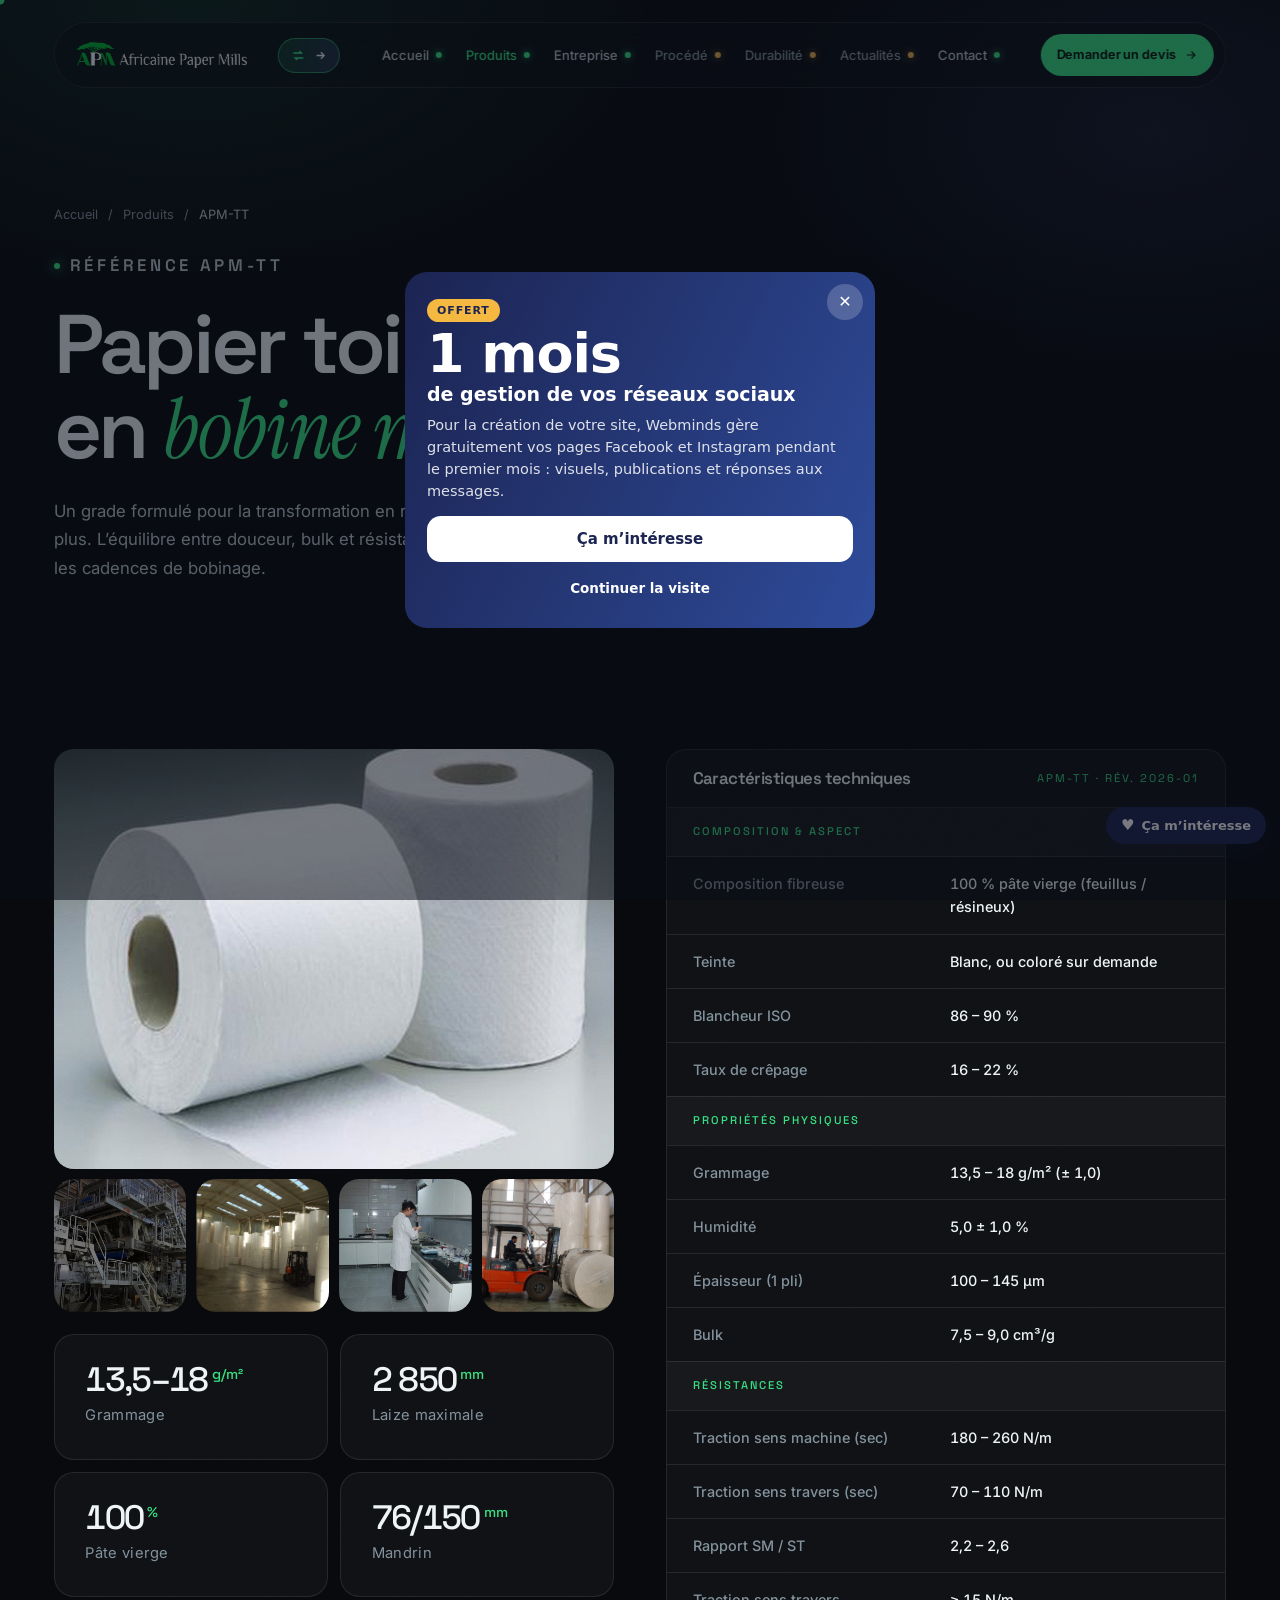
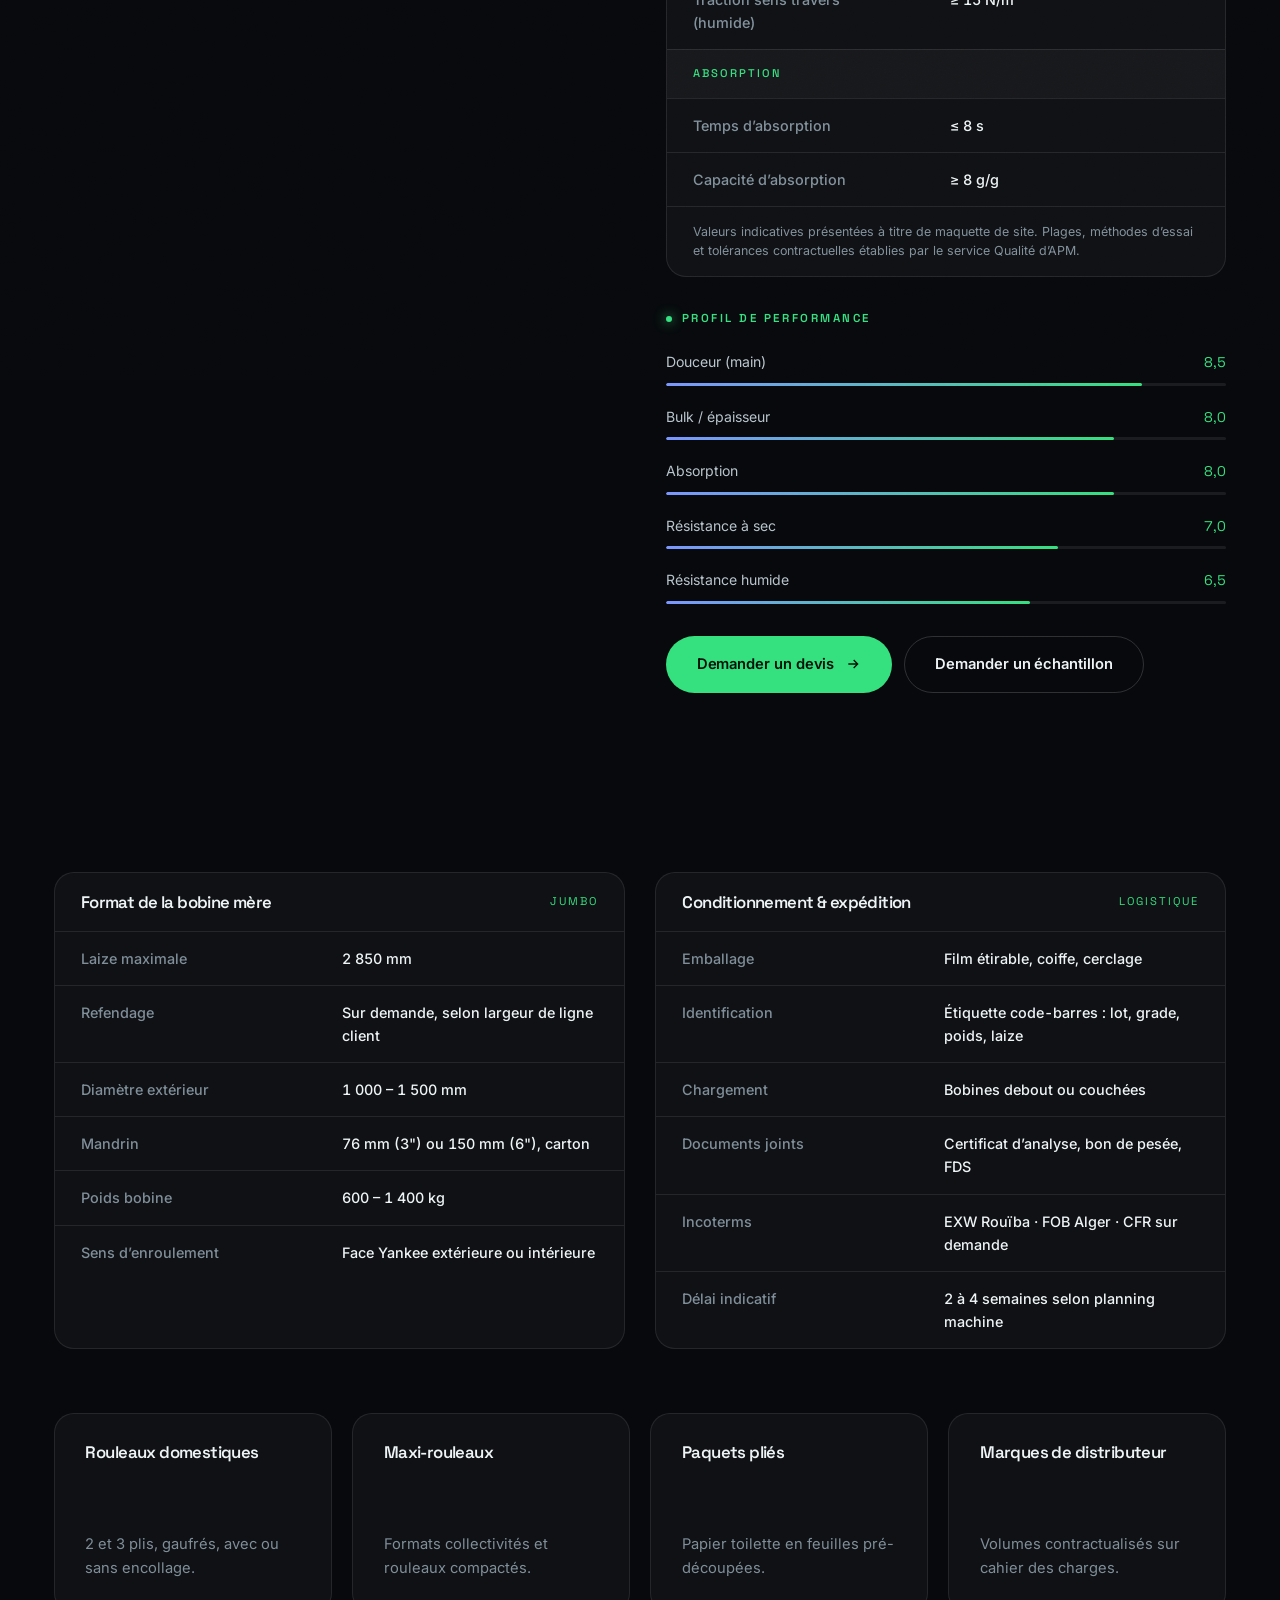
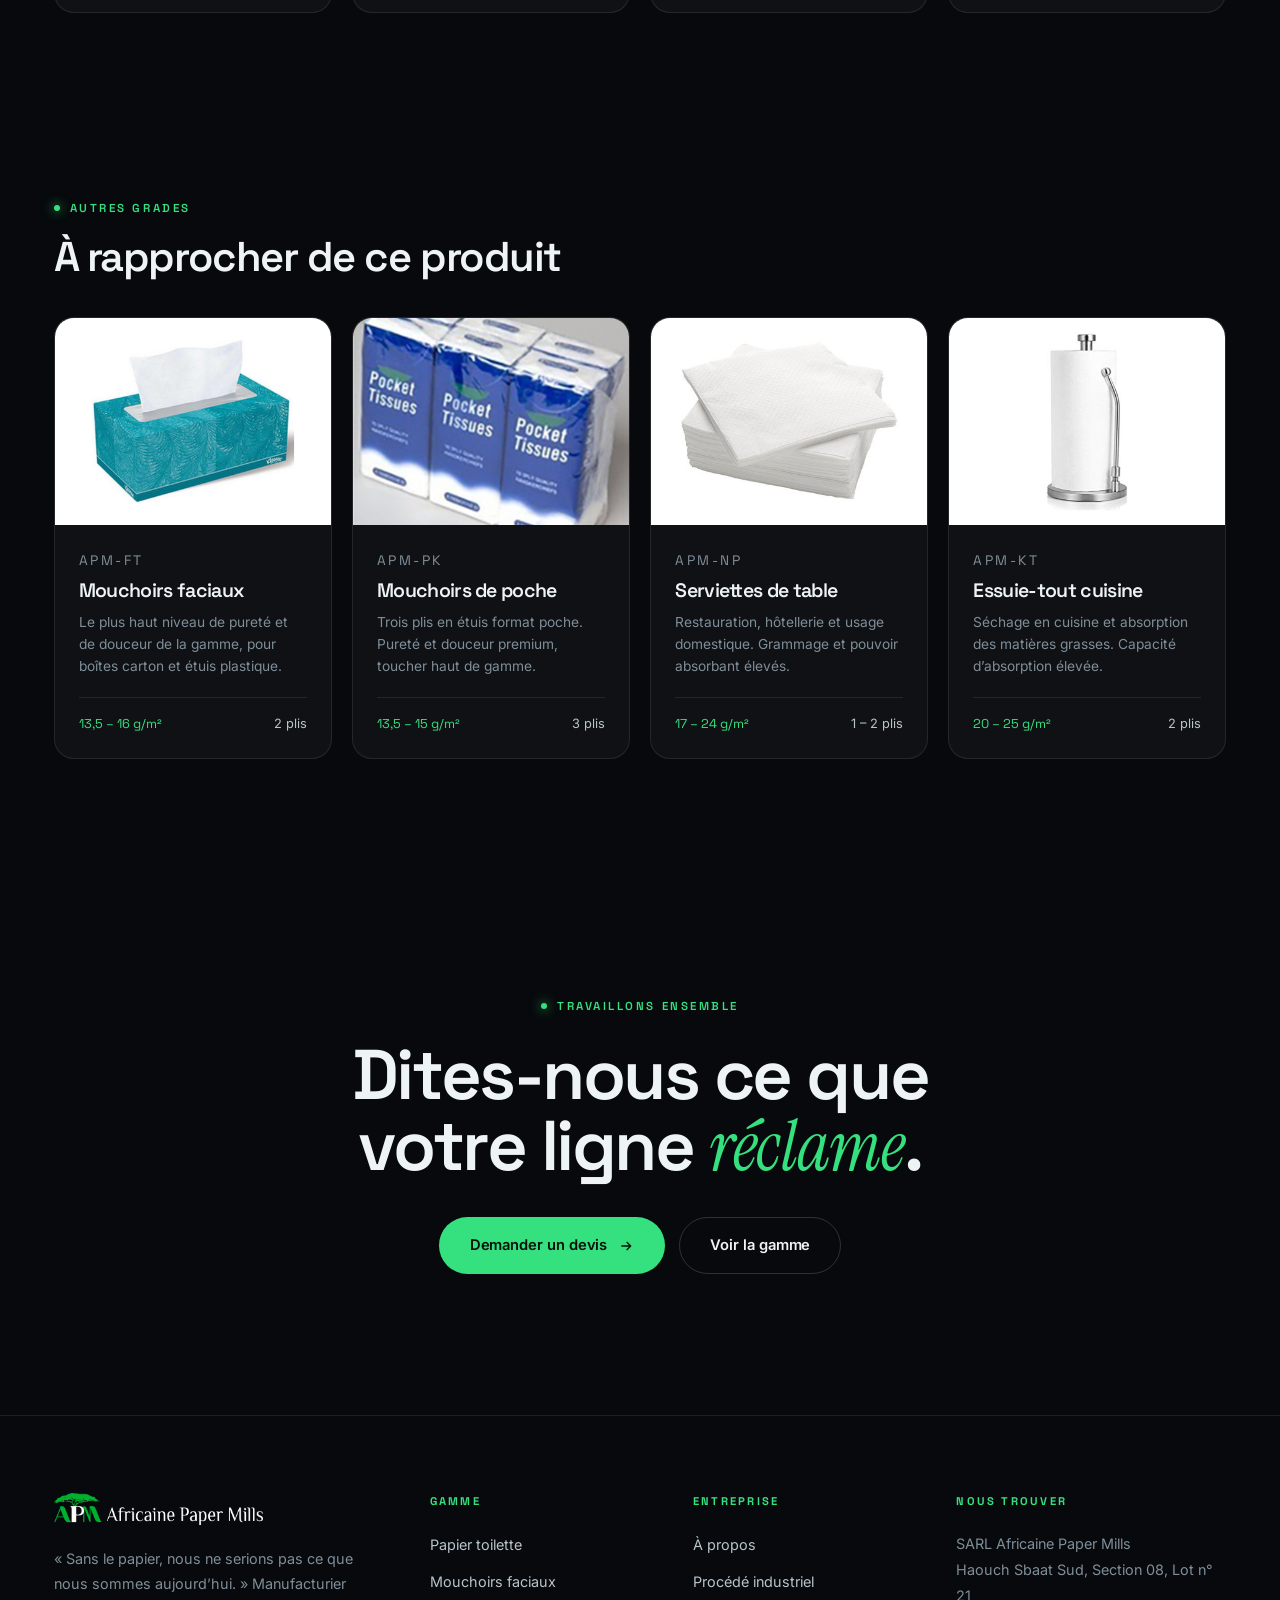
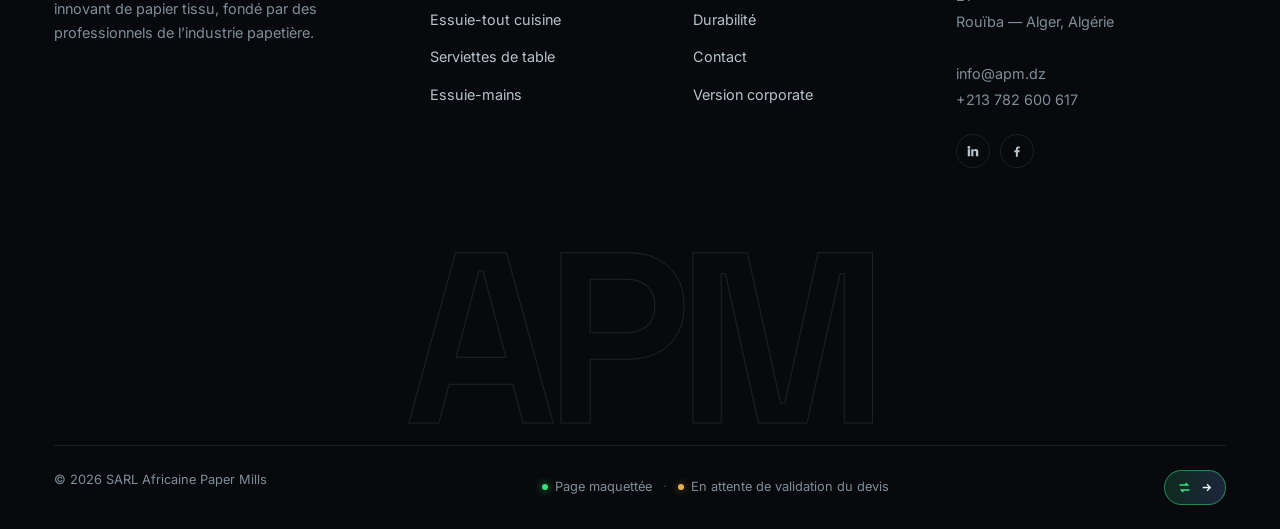
<file: moderne/produit.html>
<!DOCTYPE html>
<html lang="fr">
<head>
<meta charset="utf-8">
<meta name="viewport" content="width=device-width,initial-scale=1">
<title>APM-TT Papier toilette — Fiche technique | APM</title>
<meta name="description" content="Fiche technique du grade APM-TT : papier tissu 13,5 à 18 g/m², 100 % pâte vierge, bobine mère jusqu’à 2 850 mm de laize.">
<link rel="icon" href="../assets/img/brand/icon.png">
<link rel="preconnect" href="https://fonts.googleapis.com">
<link rel="preconnect" href="https://fonts.gstatic.com" crossorigin>
<link href="https://fonts.googleapis.com/css2?family=Space+Grotesk:wght@400;500;600;700&family=Inter:wght@400;500;600&family=Instrument+Serif:ital@0;1&display=swap" rel="stylesheet">
<link rel="stylesheet" href="../assets/css/moderne.css">
</head>
<body>

<div class="loader">
  <div class="loader__in">
    <img src="../assets/img/brand/logo-dark.png" alt="Africaine Paper Mills">
    <div class="loader__bar"><div class="loader__fill"></div></div>
    <div class="loader__pct">000</div>
  </div>
</div>

<div class="grain"></div>
<div class="cursor"></div>
<div class="cursor-ring"></div>
<div class="progress"></div>

<nav class="nav">
  <a href="index.html" class="nav__brand"><img src="../assets/img/brand/logo-dark.png" alt="APM"></a>
  <a href="../index.html" class="vswitch" aria-label="Revenir à la proposition Corporate" title="Revenir à la proposition Corporate"><svg class="vswitch__ico" viewBox="0 0 24 24" fill="none" stroke="currentColor" stroke-width="2.2"><path d="M4 8h13l-3.2-3.2M20 16H7l3.2 3.2"/></svg><span>Version <strong>Corporate</strong></span><svg class="vswitch__arrow" viewBox="0 0 24 24" fill="none" stroke="currentColor" stroke-width="2.4"><path d="M5 12h14M13 6l6 6-6 6"/></svg></a>
  <div class="nav__links">
    <a href="index.html">Accueil<span class="nav-dot" data-tip="Page maquettée"></span></a>
    <a href="produits.html" class="is-active">Produits<span class="nav-dot" data-tip="Page maquettée"></span></a>
    <a href="entreprise.html">Entreprise<span class="nav-dot" data-tip="Page maquettée"></span></a>
    <span class="is-wait">Procédé<span class="nav-dot nav-dot--wait" data-tip="En attente de validation du devis"></span></span>
    <span class="is-wait">Durabilité<span class="nav-dot nav-dot--wait" data-tip="En attente de validation du devis"></span></span>
    <span class="is-wait">Actualités<span class="nav-dot nav-dot--wait" data-tip="En attente de validation du devis"></span></span>
    <a href="contact.html">Contact<span class="nav-dot" data-tip="Page maquettée"></span></a>
  </div>
  <div style="display:flex;gap:10px;align-items:center">
    <a href="contact.html" class="nav__cta">Demander un devis
      <svg viewBox="0 0 24 24" fill="none" stroke="currentColor" stroke-width="2" style="width:14px;height:14px"><path d="M5 12h14M13 6l6 6-6 6"/></svg></a>
    <button class="nav__burger" aria-label="Menu"><span></span><span></span><span></span></button>
  </div>
</nav>

<div class="drawer">
  <div class="wrap" style="padding-inline:0">
    <a href="index.html">Accueil<span class="nav-dot" data-tip="Page maquettée"></span></a>
    <a href="produits.html">Produits<span class="nav-dot" data-tip="Page maquettée"></span></a>
    <a href="produit.html">Fiche technique<span class="nav-dot" data-tip="Page maquettée"></span></a>
    <a href="entreprise.html">Entreprise<span class="nav-dot" data-tip="Page maquettée"></span></a>
    <a href="contact.html">Contact<span class="nav-dot" data-tip="Page maquettée"></span></a>
    <span class="is-wait">Procédé<span class="nav-dot nav-dot--wait" data-tip="En attente de validation du devis"></span></span>
    <span class="is-wait">Durabilité<span class="nav-dot nav-dot--wait" data-tip="En attente de validation du devis"></span></span>
    <span class="is-wait">Actualités<span class="nav-dot nav-dot--wait" data-tip="En attente de validation du devis"></span></span>
    <span class="is-wait">Carrières<span class="nav-dot nav-dot--wait" data-tip="En attente de validation du devis"></span></span>
    <div class="drawer__meta">
      <span class="legend"><span class="nav-dot" data-tip="Page maquettée"></span> Page maquettée<span class="sep">·</span><span class="nav-dot nav-dot--wait" data-tip="En attente de validation du devis"></span> En attente de validation du devis</span>
      <span>info@apm.dz · +213 782 600 617</span>
      <span>Haouch Sbaat Sud, Rouïba — Alger, Algérie</span>
    </div>
  </div>
</div>

<main>
<header class="phead">
  <div class="wrap phead__in">
    <div class="pcrumb rv"><a href="index.html">Accueil</a><span>/</span><a href="produits.html">Produits</a><span>/</span><span style="color:var(--fg-2)">APM-TT</span></div>
    <p class="eye rv" style="margin-top:26px">Référence APM-TT</p>
    <h1 class="rv" data-d="1">Papier toilette,<br>en <span class="serif">bobine mère</span>.</h1>
    <p class="rv" data-d="2">Un grade formulé pour la transformation en rouleaux hygiéniques deux plis et plus. L’équilibre entre douceur, bulk et résistance humide est réglé pour tenir les cadences de bobinage.</p>
  </div>
</header>

<section class="sec sec--sm">
  <div class="wrap">
    <div class="grid" style="grid-template-columns:1fr 1fr;gap:clamp(30px,4vw,70px);align-items:start">

      <div class="rv">
        <div style="background:#fff;border-radius:20px;overflow:hidden">
          <img src="../assets/img/products/toilet.jpg" alt="Papier toilette issu des bobines mères APM"
               style="width:100%;display:block">
        </div>
        <div class="grid" style="grid-template-columns:repeat(4,1fr);gap:10px;margin-top:10px">
          <div class="clipimg"><img src="../assets/img/plant/machine-primeline.jpg" alt="Ligne PrimeLine" style="aspect-ratio:1;object-fit:cover" loading="lazy"></div>
          <div class="clipimg"><img src="../assets/img/plant/warehouse.jpg" alt="Entrepôt" style="aspect-ratio:1;object-fit:cover" loading="lazy"></div>
          <div class="clipimg"><img src="../assets/img/plant/laboratory.jpg" alt="Laboratoire" style="aspect-ratio:1;object-fit:cover" loading="lazy"></div>
          <div class="clipimg"><img src="../assets/img/plant/hero-mill.jpg" alt="Manutention" style="aspect-ratio:1;object-fit:cover" loading="lazy"></div>
        </div>

        <div class="grid" style="grid-template-columns:repeat(2,1fr);gap:12px;margin-top:22px">
          <div class="bx" style="min-height:0"><div class="bx__n" style="font-size:clamp(1.5rem,1rem + 1.4vw,2.2rem)">13,5–18<span class="u">g/m²</span></div><p class="bx__l" style="margin-top:8px">Grammage</p></div>
          <div class="bx" style="min-height:0"><div class="bx__n" style="font-size:clamp(1.5rem,1rem + 1.4vw,2.2rem)">2 850<span class="u">mm</span></div><p class="bx__l" style="margin-top:8px">Laize maximale</p></div>
          <div class="bx" style="min-height:0"><div class="bx__n" style="font-size:clamp(1.5rem,1rem + 1.4vw,2.2rem)">100<span class="u">%</span></div><p class="bx__l" style="margin-top:8px">Pâte vierge</p></div>
          <div class="bx" style="min-height:0"><div class="bx__n" style="font-size:clamp(1.5rem,1rem + 1.4vw,2.2rem)">76/150<span class="u">mm</span></div><p class="bx__l" style="margin-top:8px">Mandrin</p></div>
        </div>
      </div>

      <div class="rv" data-d="1">
        <div class="mspec">
          <div class="mspec__h"><h3>Caractéristiques techniques</h3><span>APM-TT · RÉV. 2026-01</span></div>
          <table><tbody>
            <tr class="g"><td colspan="2">Composition &amp; aspect</td></tr>
            <tr><th>Composition fibreuse</th><td>100 % pâte vierge (feuillus / résineux)</td></tr>
            <tr><th>Teinte</th><td>Blanc, ou coloré sur demande</td></tr>
            <tr><th>Blancheur ISO</th><td>86 – 90 %</td></tr>
            <tr><th>Taux de crêpage</th><td>16 – 22 %</td></tr>

            <tr class="g"><td colspan="2">Propriétés physiques</td></tr>
            <tr><th>Grammage</th><td>13,5 – 18 g/m² (± 1,0)</td></tr>
            <tr><th>Humidité</th><td>5,0 ± 1,0 %</td></tr>
            <tr><th>Épaisseur (1 pli)</th><td>100 – 145 µm</td></tr>
            <tr><th>Bulk</th><td>7,5 – 9,0 cm³/g</td></tr>

            <tr class="g"><td colspan="2">Résistances</td></tr>
            <tr><th>Traction sens machine (sec)</th><td>180 – 260 N/m</td></tr>
            <tr><th>Traction sens travers (sec)</th><td>70 – 110 N/m</td></tr>
            <tr><th>Rapport SM / ST</th><td>2,2 – 2,6</td></tr>
            <tr><th>Traction sens travers (humide)</th><td>≥ 15 N/m</td></tr>

            <tr class="g"><td colspan="2">Absorption</td></tr>
            <tr><th>Temps d’absorption</th><td>≤ 8 s</td></tr>
            <tr><th>Capacité d’absorption</th><td>≥ 8 g/g</td></tr>
          </tbody></table>
          <p class="mspec__note">Valeurs indicatives présentées à titre de maquette de site. Plages, méthodes
            d’essai et tolérances contractuelles établies par le service Qualité d’APM.</p>
        </div>

        <div style="margin-top:26px">
          <p class="eye">Profil de performance</p>
          <div class="gauge" style="margin-top:22px">
            <div><div class="gauge__t"><span>Douceur (main)</span><span>8,5</span></div><div class="gauge__tr"><div class="gauge__f" data-v="85"></div></div></div>
            <div><div class="gauge__t"><span>Bulk / épaisseur</span><span>8,0</span></div><div class="gauge__tr"><div class="gauge__f" data-v="80"></div></div></div>
            <div><div class="gauge__t"><span>Absorption</span><span>8,0</span></div><div class="gauge__tr"><div class="gauge__f" data-v="80"></div></div></div>
            <div><div class="gauge__t"><span>Résistance à sec</span><span>7,0</span></div><div class="gauge__tr"><div class="gauge__f" data-v="70"></div></div></div>
            <div><div class="gauge__t"><span>Résistance humide</span><span>6,5</span></div><div class="gauge__tr"><div class="gauge__f" data-v="65"></div></div></div>
          </div>
        </div>

        <div style="display:flex;gap:12px;flex-wrap:wrap;margin-top:32px">
          <a href="contact.html" class="btn btn--fill" data-magnet>Demander un devis <svg viewBox="0 0 24 24" fill="none" stroke="currentColor" stroke-width="2"><path d="M5 12h14M13 6l6 6-6 6"/></svg></a>
          <a href="contact.html" class="btn btn--line">Demander un échantillon</a>
        </div>
      </div>
    </div>
  </div>
</section>

<section class="sec sec--sm">
  <div class="wrap">
    <div class="grid" style="grid-template-columns:1fr 1fr;gap:clamp(20px,2.4vw,32px)">
      <div class="mspec rv">
        <div class="mspec__h"><h3>Format de la bobine mère</h3><span>JUMBO</span></div>
        <table><tbody>
          <tr><th>Laize maximale</th><td>2 850 mm</td></tr>
          <tr><th>Refendage</th><td>Sur demande, selon largeur de ligne client</td></tr>
          <tr><th>Diamètre extérieur</th><td>1 000 – 1 500 mm</td></tr>
          <tr><th>Mandrin</th><td>76 mm (3") ou 150 mm (6"), carton</td></tr>
          <tr><th>Poids bobine</th><td>600 – 1 400 kg</td></tr>
          <tr><th>Sens d’enroulement</th><td>Face Yankee extérieure ou intérieure</td></tr>
        </tbody></table>
      </div>
      <div class="mspec rv" data-d="1">
        <div class="mspec__h"><h3>Conditionnement &amp; expédition</h3><span>LOGISTIQUE</span></div>
        <table><tbody>
          <tr><th>Emballage</th><td>Film étirable, coiffe, cerclage</td></tr>
          <tr><th>Identification</th><td>Étiquette code-barres : lot, grade, poids, laize</td></tr>
          <tr><th>Chargement</th><td>Bobines debout ou couchées</td></tr>
          <tr><th>Documents joints</th><td>Certificat d’analyse, bon de pesée, FDS</td></tr>
          <tr><th>Incoterms</th><td>EXW Rouïba · FOB Alger · CFR sur demande</td></tr>
          <tr><th>Délai indicatif</th><td>2 à 4 semaines selon planning machine</td></tr>
        </tbody></table>
      </div>
    </div>

    <div class="grid rv" style="grid-template-columns:repeat(4,1fr);gap:clamp(14px,1.6vw,24px);margin-top:clamp(40px,5vw,72px)">
      <div class="bx"><h3 style="font-size:1.05rem">Rouleaux domestiques</h3><p>2 et 3 plis, gaufrés, avec ou sans encollage.</p></div>
      <div class="bx"><h3 style="font-size:1.05rem">Maxi-rouleaux</h3><p>Formats collectivités et rouleaux compactés.</p></div>
      <div class="bx"><h3 style="font-size:1.05rem">Paquets pliés</h3><p>Papier toilette en feuilles pré-découpées.</p></div>
      <div class="bx"><h3 style="font-size:1.05rem">Marques de distributeur</h3><p>Volumes contractualisés sur cahier des charges.</p></div>
    </div>
  </div>
</section>

<section class="sec sec--sm">
  <div class="wrap">
    <p class="eye rv">Autres grades</p>
    <h2 class="rv" data-d="1" style="font-size:clamp(1.7rem,1.1rem + 2vw,2.6rem);margin-top:18px;margin-bottom:clamp(30px,3vw,48px)">À rapprocher de ce produit</h2>
    <div class="grid" style="grid-template-columns:repeat(4,1fr);gap:clamp(14px,1.6vw,24px)">
      <a href="produit.html" class="pcard rv" style="width:auto">
        <div class="pcard__img"><img src="../assets/img/products/facial.jpg" alt="Mouchoirs faciaux" loading="lazy"></div>
        <div class="pcard__b"><p class="pcard__ref">APM-FT</p><h3>Mouchoirs faciaux</h3>
          <p>Le plus haut niveau de pureté et de douceur de la gamme, pour boîtes carton et étuis plastique.</p>
          <div class="pcard__f"><span class="pcard__gsm">13,5 – 16 g/m²</span><span>2 plis</span></div></div>
      </a>
      <a href="produit.html" class="pcard rv" data-d="1" style="width:auto">
        <div class="pcard__img"><img src="../assets/img/products/pocket.jpg" alt="Mouchoirs de poche" loading="lazy"></div>
        <div class="pcard__b"><p class="pcard__ref">APM-PK</p><h3>Mouchoirs de poche</h3>
          <p>Trois plis en étuis format poche. Pureté et douceur premium, toucher haut de gamme.</p>
          <div class="pcard__f"><span class="pcard__gsm">13,5 – 15 g/m²</span><span>3 plis</span></div></div>
      </a>
      <a href="produit.html" class="pcard rv" data-d="2" style="width:auto">
        <div class="pcard__img"><img src="../assets/img/products/napkin.jpg" alt="Serviettes de table" loading="lazy"></div>
        <div class="pcard__b"><p class="pcard__ref">APM-NP</p><h3>Serviettes de table</h3>
          <p>Restauration, hôtellerie et usage domestique. Grammage et pouvoir absorbant élevés.</p>
          <div class="pcard__f"><span class="pcard__gsm">17 – 24 g/m²</span><span>1 – 2 plis</span></div></div>
      </a>
      <a href="produit.html" class="pcard rv" data-d="3" style="width:auto">
        <div class="pcard__img"><img src="../assets/img/products/kitchen.jpg" alt="Essuie-tout cuisine" loading="lazy"></div>
        <div class="pcard__b"><p class="pcard__ref">APM-KT</p><h3>Essuie-tout cuisine</h3>
          <p>Séchage en cuisine et absorption des matières grasses. Capacité d’absorption élevée.</p>
          <div class="pcard__f"><span class="pcard__gsm">20 – 25 g/m²</span><span>2 plis</span></div></div>
      </a>
    </div>
  </div>
</section>
<section class="sec">
  <div class="wrap" style="text-align:center">
    <p class="eye rv" style="justify-content:center">Travaillons ensemble</p>
    <h2 class="rv" data-d="1" style="font-size:clamp(2rem,1.2rem + 4vw,5rem);margin-top:24px;max-width:16ch;margin-inline:auto;line-height:1">
      Dites-nous ce que votre ligne <span class="serif">réclame</span>.
    </h2>
    <div class="rv" data-d="2" style="margin-top:36px;display:flex;gap:14px;justify-content:center;flex-wrap:wrap">
      <a href="contact.html" class="btn btn--fill" data-magnet>Demander un devis <svg viewBox="0 0 24 24" fill="none" stroke="currentColor" stroke-width="2"><path d="M5 12h14M13 6l6 6-6 6"/></svg></a>
      <a href="produits.html" class="btn btn--line">Voir la gamme</a>
    </div>
  </div>
</section>
</main>

<footer class="foot">
  <div class="wrap">
    <div class="foot__grid">
      <div class="foot__brand">
        <img src="../assets/img/brand/logo-dark.png" alt="Africaine Paper Mills">
        <p>« Sans le papier, nous ne serions pas ce que nous sommes aujourd’hui. » Manufacturier
          innovant de papier tissu, fondé par des professionnels de l’industrie papetière.</p>
      </div>
      <div>
        <h5>Gamme</h5>
        <ul>
          <li><a href="produit.html">Papier toilette</a></li>
          <li><a href="produits.html">Mouchoirs faciaux</a></li>
          <li><a href="produits.html">Essuie-tout cuisine</a></li>
          <li><a href="produits.html">Serviettes de table</a></li>
          <li><a href="produits.html">Essuie-mains</a></li>
        </ul>
      </div>
      <div>
        <h5>Entreprise</h5>
        <ul>
          <li><a href="entreprise.html">À propos</a></li>
          <li><a href="entreprise.html">Procédé industriel</a></li>
          <li><a href="entreprise.html">Durabilité</a></li>
          <li><a href="contact.html">Contact</a></li>
          <li><a href="../index.html">Version corporate</a></li>
        </ul>
      </div>
      <div>
        <h5>Nous trouver</h5>
        <address>
          SARL Africaine Paper Mills<br>
          Haouch Sbaat Sud, Section 08, Lot n° 21<br>
          Rouïba — Alger, Algérie<br><br>
          <a href="mailto:info@apm.dz">info@apm.dz</a><br>
          <a href="tel:+213782600617">+213 782 600 617</a>
        </address>
        <div class="foot__soc" style="margin-top:22px">
          <a href="https://www.linkedin.com/company/africaine-paper-mills" target="_blank" rel="noopener" aria-label="LinkedIn"><svg viewBox="0 0 24 24" fill="currentColor"><path d="M4.98 3.5a2.5 2.5 0 1 1 0 5 2.5 2.5 0 0 1 0-5zM3 9h4v12H3zM9 9h3.8v1.7h.05c.53-1 1.83-2.05 3.76-2.05C20.4 8.65 21 11 21 14.15V21h-4v-6.1c0-1.45-.03-3.32-2.02-3.32-2.02 0-2.33 1.58-2.33 3.21V21H9z"/></svg></a>
          <a href="https://web.facebook.com/APMAlgeria" target="_blank" rel="noopener" aria-label="Facebook"><svg viewBox="0 0 24 24" fill="currentColor"><path d="M13.5 22v-8h2.7l.4-3.1h-3.1V8.9c0-.9.25-1.5 1.55-1.5H16.7V4.6c-.3-.04-1.3-.13-2.47-.13-2.45 0-4.13 1.5-4.13 4.24v2.19H7.4V14h2.7v8z"/></svg></a>
        </div>
      </div>
    </div>
    <div class="foot__word" aria-hidden="true">APM</div>
    <div class="foot__bar">
      <span>© <span data-year>2026</span> SARL Africaine Paper Mills</span>
      <span class="legend"><span class="nav-dot" data-tip="Page maquettée"></span> Page maquettée<span class="sep">·</span><span class="nav-dot nav-dot--wait" data-tip="En attente de validation du devis"></span> En attente de validation du devis</span>
      <a href="../index.html" class="vswitch" aria-label="Revenir à la proposition Corporate" title="Revenir à la proposition Corporate"><svg class="vswitch__ico" viewBox="0 0 24 24" fill="none" stroke="currentColor" stroke-width="2.2"><path d="M4 8h13l-3.2-3.2M20 16H7l3.2 3.2"/></svg><span>Version <strong>Corporate</strong></span><svg class="vswitch__arrow" viewBox="0 0 24 24" fill="none" stroke="currentColor" stroke-width="2.4"><path d="M5 12h14M13 6l6 6-6 6"/></svg></a>
    </div>
  </div>
</footer>

<script src="../assets/js/moderne.js"></script><script data-wml>(function(){if(window.__wmL)return;window.__wmL=1;
var C={"p": "APM Africaine Paper Mills", "mail": null, "wa": "213797372452", "v": [["/", "Version corporate", "Claire et rassurante"], ["/moderne/", "Version moderne", "Immersive et animée"]]};
function ready(f){document.readyState==='loading'?document.addEventListener('DOMContentLoaded',f):f()}
ready(function(){
var css='.wmL-b{position:fixed;right:14px;bottom:calc(56px + env(safe-area-inset-bottom));z-index:2147483000;border:0;border-radius:999px;background:#1C2452;color:#fff;font:700 13px/1 system-ui,-apple-system,Segoe UI,Roboto,sans-serif;padding:11px 15px;box-shadow:0 6px 22px rgba(20,30,60,.35);cursor:pointer;display:flex;align-items:center;gap:7px}'
+'@media(max-width:520px){.wmL-b{bottom:calc(112px + env(safe-area-inset-bottom));font-size:12.5px;padding:10px 13px}}'
+'.wmL-m{position:fixed;inset:0;z-index:2147483001;background:rgba(10,14,25,.55);display:none;align-items:flex-end;justify-content:center;font-family:system-ui,-apple-system,Segoe UI,Roboto,sans-serif}.wmL-m.on{display:flex}@media(min-width:700px){.wmL-m{align-items:center;padding:20px}}'
+'.wmL-x{box-sizing:border-box;position:relative;background:#fff;color:#1C2452;width:100%;max-width:470px;max-height:92vh;overflow:auto;border-radius:22px 22px 0 0;padding:24px 22px calc(22px + env(safe-area-inset-bottom));text-align:left}@media(min-width:700px){.wmL-x{border-radius:22px}}'
+'.wmL-x *{box-sizing:border-box}.wmL-c{position:absolute;top:12px;right:12px;width:36px;height:36px;border:0;border-radius:50%;background:#F0F2F1;font-size:16px;cursor:pointer;color:#1C2452}'
+'.wmL-x h3{font:800 26px/1.1 system-ui,-apple-system,sans-serif;margin:4px 40px 10px 0;color:inherit}.wmL-x p{margin:0 0 14px;line-height:1.5;font-size:14.5px;opacity:.85}'
+'.wmL-o{background:linear-gradient(115deg,#1C2452,#2E4B9A);color:#fff}.wmL-o .wmL-c{background:rgba(255,255,255,.2);color:#fff}.wmL-big{font:900 54px/.95 system-ui,-apple-system,sans-serif;letter-spacing:-.02em;margin:6px 0 2px}.wmL-big small{display:block;font-size:19px;font-weight:700;letter-spacing:0;margin-top:6px}'
+'.wmL-tag{display:inline-block;background:#F5B841;color:#1C2452;font:800 11px system-ui,sans-serif;letter-spacing:.08em;border-radius:999px;padding:5px 10px}'
+'.wmL-btn{display:flex;align-items:center;justify-content:center;width:100%;border:0;border-radius:14px;padding:14px;font:800 15px system-ui,-apple-system,sans-serif;cursor:pointer;margin-top:8px}.wmL-w{background:#fff;color:#1C2452}.wmL-g{background:#1FAF55;color:#fff}.wmL-n{background:#1C2452;color:#fff}.wmL-l{background:transparent;color:inherit;font-weight:600;font-size:13.5px;padding:10px}'
+'.wmL-s{font:700 11.5px system-ui,sans-serif;text-transform:uppercase;letter-spacing:.06em;opacity:.6;margin:12px 0 8px}.wmL-ch{display:grid;gap:8px}.wmL-ch label{display:flex;align-items:center;gap:10px;border:1.5px solid #E2E6E3;border-radius:12px;padding:11px 12px;cursor:pointer;font-size:14px;font-weight:600}.wmL-ch label small{display:block;font-weight:500;opacity:.65;font-size:12px}.wmL-ch input{width:18px;height:18px;flex:none;accent-color:#1FAF55}'
+'.wmL-f{display:grid;gap:8px;margin:12px 0 6px}.wmL-f input{border:1.5px solid #E2E6E3;border-radius:12px;padding:12px;font:500 16px system-ui,sans-serif;color:#1C2452;background:#fff;-webkit-user-select:text!important;user-select:text!important;width:100%}'
+'.wmL-ok{text-align:center}.wmL-ok i{display:grid;place-items:center;width:64px;height:64px;margin:6px auto 12px;border-radius:50%;background:#E8F7EE;color:#1FAF55;font-style:normal;font-size:30px}';
var st=document.createElement('style');st.textContent=css;document.head.appendChild(st);
function ss(k,v){try{if(v===undefined)return sessionStorage.getItem(k);sessionStorage.setItem(k,v)}catch(e){}}
var p=location.pathname,cur=0;C.v.forEach(function(v,i){if(v[0]!=='/'&&p.indexOf(v[0])===0)cur=i});
var off=document.createElement('div');off.className='wmL-m';off.innerHTML='<div class="wmL-x wmL-o" role="dialog" aria-modal="true"><button class="wmL-c" type="button" aria-label="Fermer">✕</button><span class="wmL-tag">OFFERT</span><div class="wmL-big">1 mois<small>de gestion de vos réseaux sociaux</small></div><p style="margin-top:12px">Pour la création de votre site, Webminds gère gratuitement vos pages Facebook et Instagram pendant le premier mois : visuels, publications et réponses aux messages.</p><button class="wmL-btn wmL-w" type="button" data-i>Ça m’intéresse</button><button class="wmL-btn wmL-l" type="button" data-c>Continuer la visite</button></div>';
var ch='';C.v.forEach(function(v,i){ch+='<label><input type="radio" name="wmLv" value="'+v[1]+'"'+(i===cur?' checked':'')+'><span>'+v[1]+(v[2]?'<small>'+v[2]+'</small>':'')+'</span></label>'});
var it=document.createElement('div');it.className='wmL-m';it.innerHTML='<div class="wmL-x" role="dialog" aria-modal="true"><button class="wmL-c" type="button" aria-label="Fermer">✕</button><div data-s1><h3>Cette maquette vous plaît ?</h3><p>Choisissez la version qui vous intéresse : Webminds vous recontacte pour vous la présenter.</p>'+(C.v.length>1?'<div class="wmL-s">La version préférée</div><div class="wmL-ch">'+ch+'</div>':'')+'<div class="wmL-s">En plus</div><div class="wmL-ch"><label><input type="checkbox" value="Gestion des réseaux sociaux (1 mois offert)"><span>Réseaux sociaux<small>1 mois de gestion offert avec le site</small></span></label></div><div class="wmL-f"><input name="n" placeholder="Votre nom" autocomplete="name"><input name="t" type="tel" inputmode="tel" placeholder="Votre téléphone (facultatif)" autocomplete="tel"></div><button class="wmL-btn wmL-g" type="button" data-w>Envoyer sur WhatsApp</button>'+(C.mail?'<button class="wmL-btn wmL-l" type="button" data-e>Envoyer par e-mail</button>':'')+'</div><div class="wmL-ok" data-s2 hidden><i>✓</i><h3 style="margin:0 0 8px">Merci !</h3><p>Votre choix a bien été transmis à Webminds. Nous vous recontactons très vite.</p><button class="wmL-btn wmL-n" type="button" data-c>Continuer la visite</button></div></div>';
document.body.appendChild(off);document.body.appendChild(it);
var b=document.createElement('button');b.type='button';b.className='wmL-b';b.innerHTML='<b style="font-size:15px">♥</b>Ça m’intéresse';document.body.appendChild(b);
function op(m){off.classList.remove('on');it.classList.remove('on');m.classList.add('on')}
[off,it].forEach(function(m){m.addEventListener('click',function(e){if(e.target===m||e.target.closest('.wmL-c')||e.target.closest('[data-c]'))m.classList.remove('on')})});
b.onclick=function(){op(it)};off.querySelector('[data-i]').onclick=function(){op(it)};
function msg(){var v=(it.querySelector('input[name=wmLv]:checked')||{}).value||C.v[cur][1],x=[].map.call(it.querySelectorAll('input[type=checkbox]:checked'),function(c){return c.value}),n=it.querySelector('[name=n]').value.trim(),t=it.querySelector('[name=t]').value.trim();
 return{v:v,x:x,n:n,t:t,txt:'Bonjour Webminds, la maquette '+C.p+' m’intéresse.\nVersion préférée : '+v+(x.length?'\nEn plus : '+x.join(', '):'')+(n?'\nNom : '+n:'')+(t?'\nTéléphone : '+t:'')+'\nLien : '+location.origin+C.v[cur][0]}}
function mail(m){if(!C.mail)return;try{fetch('https://formsubmit.co/ajax/'+C.mail,{method:'POST',keepalive:true,headers:{'Content-Type':'application/json','Accept':'application/json'},body:JSON.stringify({_subject:'Maquette '+C.p+' : intéressé ('+m.v+')',Prospect:C.p,Version:m.v,Options:m.x.join(', ')||'-',Nom:m.n||'-',Telephone:m.t||'-',Lien:location.origin+C.v[cur][0],_template:'table',_captcha:'false'})}).catch(function(){})}catch(e){}}
function done(){it.querySelector('[data-s1]').hidden=true;it.querySelector('[data-s2]').hidden=false;ss('wmL-sent','1')}
it.querySelector('[data-w]').onclick=function(){var m=msg();mail(m);done();location.href='https://wa.me/'+C.wa+'?text='+encodeURIComponent(m.txt)};
var e=it.querySelector('[data-e]');if(e)e.onclick=function(){mail(msg());done()};
var sh=ss('wmL-off');addEventListener('scroll',function(){var r=(scrollY+innerHeight)/document.documentElement.scrollHeight;
 if(!sh&&scrollY>500&&r>.3){sh=1;ss('wmL-off','1');op(off)}
 if(!ss('wmL-it')&&!ss('wmL-sent')&&sh&&r>.92&&!off.classList.contains('on')){ss('wmL-it','1');op(it)}},{passive:true});
});})();
</script></body>
</html>
</file>
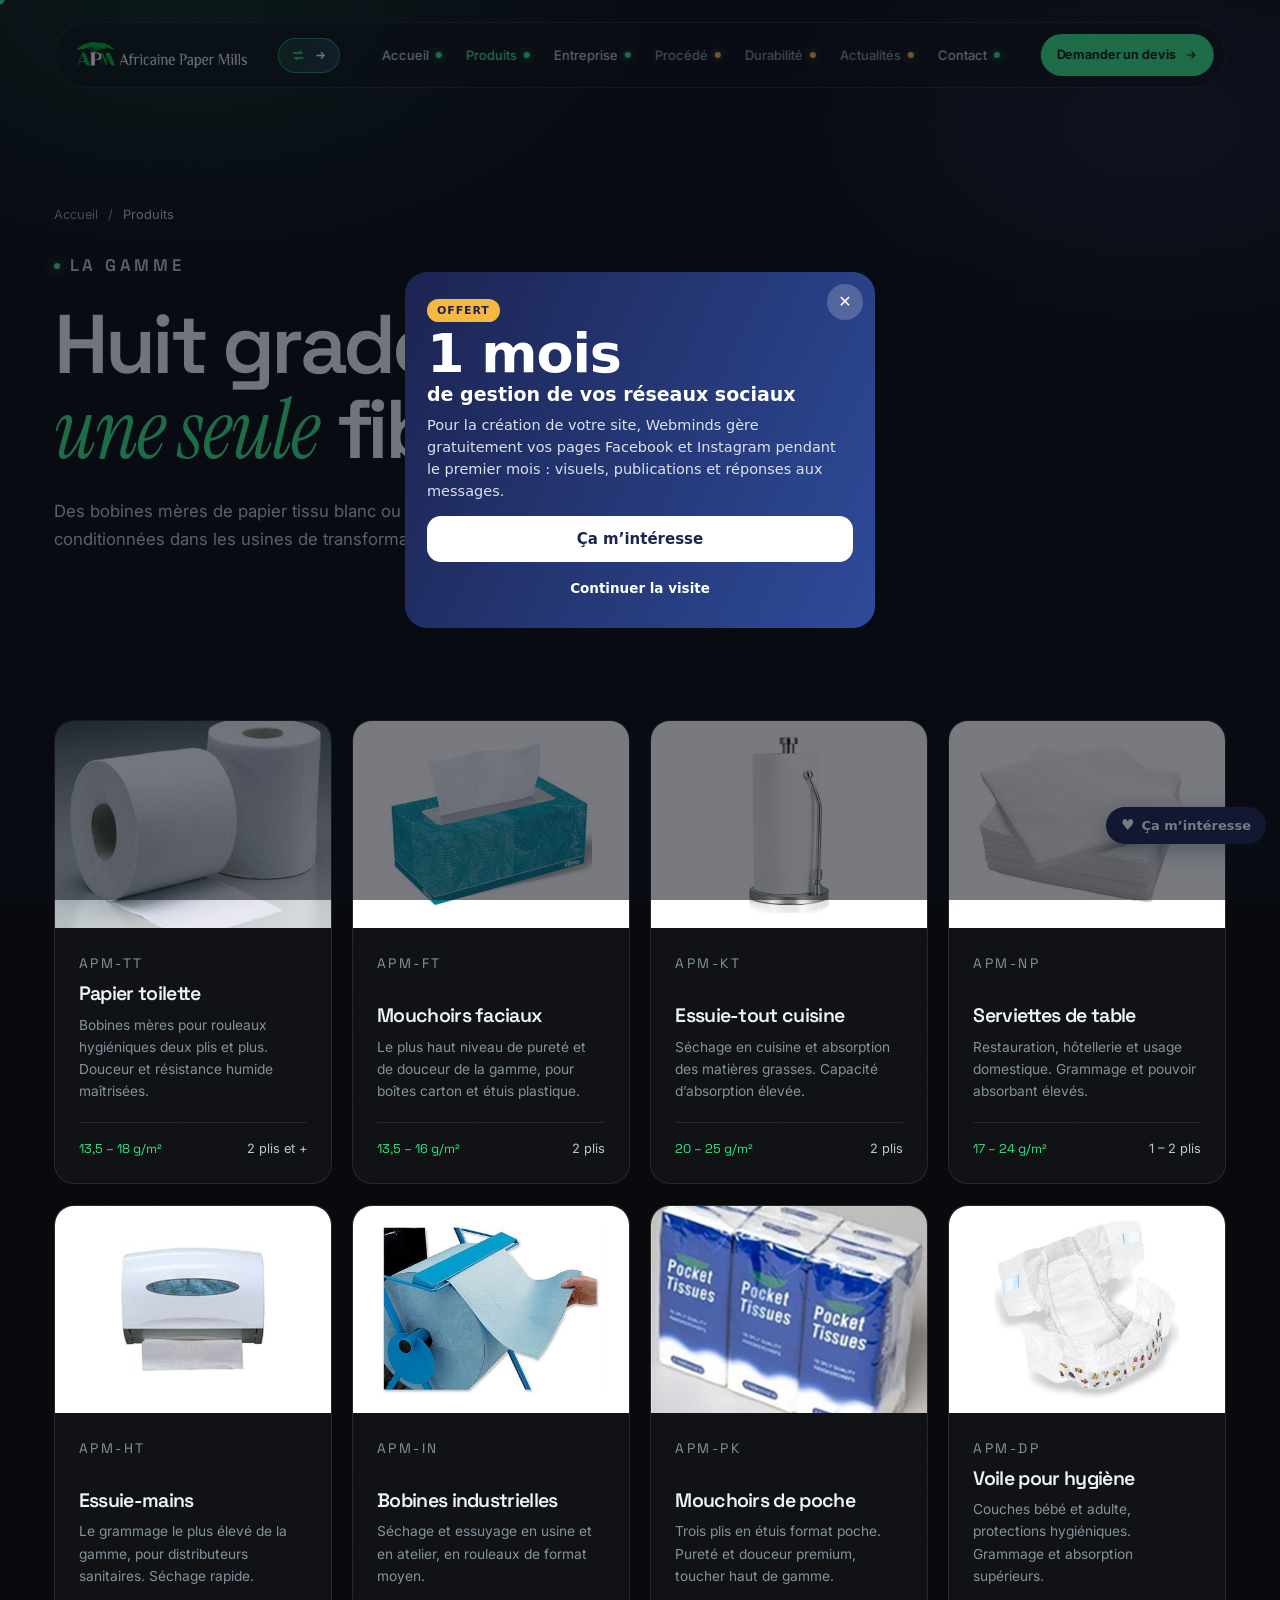
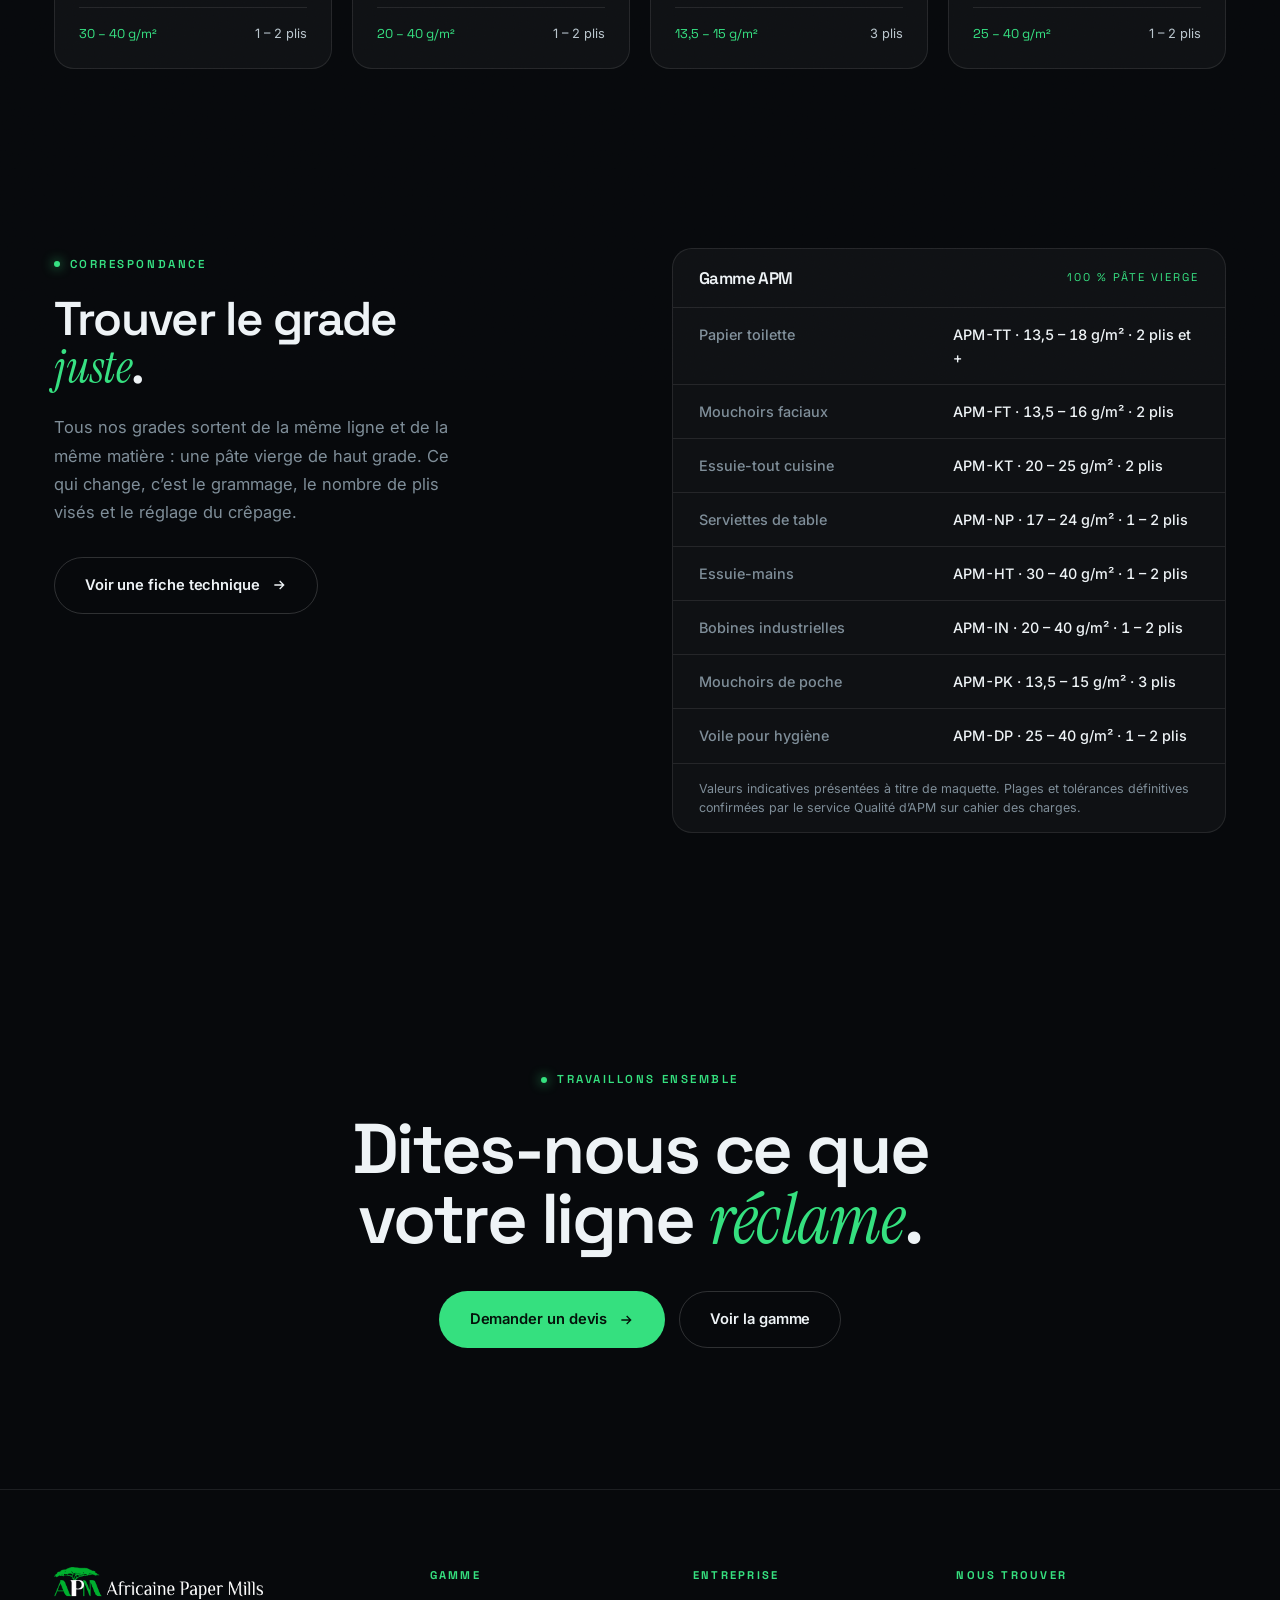
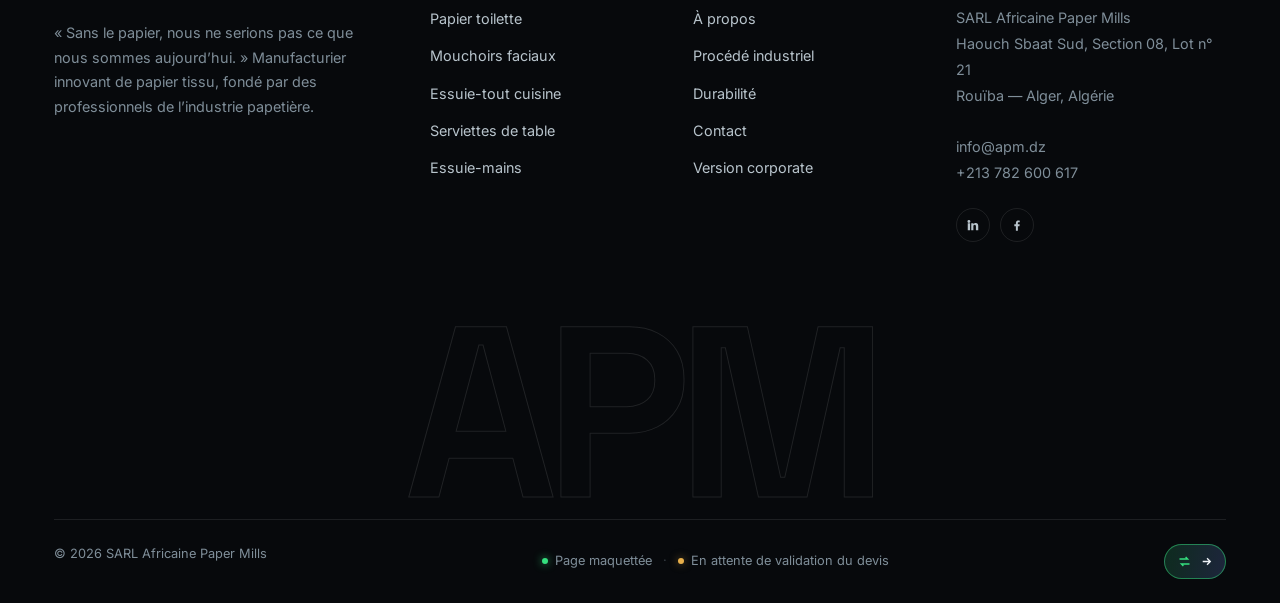
<file: moderne/produits.html>
<!DOCTYPE html>
<html lang="fr">
<head>
<meta charset="utf-8">
<meta name="viewport" content="width=device-width,initial-scale=1">
<title>Produits — Huit grades de papier tissu | APM</title>
<meta name="description" content="La gamme APM : huit grades de bobines mères de papier tissu 100 % pâte vierge, de 13,5 à 40 g/m².">
<link rel="icon" href="../assets/img/brand/icon.png">
<link rel="preconnect" href="https://fonts.googleapis.com">
<link rel="preconnect" href="https://fonts.gstatic.com" crossorigin>
<link href="https://fonts.googleapis.com/css2?family=Space+Grotesk:wght@400;500;600;700&family=Inter:wght@400;500;600&family=Instrument+Serif:ital@0;1&display=swap" rel="stylesheet">
<link rel="stylesheet" href="../assets/css/moderne.css">
</head>
<body>

<div class="loader">
  <div class="loader__in">
    <img src="../assets/img/brand/logo-dark.png" alt="Africaine Paper Mills">
    <div class="loader__bar"><div class="loader__fill"></div></div>
    <div class="loader__pct">000</div>
  </div>
</div>

<div class="grain"></div>
<div class="cursor"></div>
<div class="cursor-ring"></div>
<div class="progress"></div>

<nav class="nav">
  <a href="index.html" class="nav__brand"><img src="../assets/img/brand/logo-dark.png" alt="APM"></a>
  <a href="../index.html" class="vswitch" aria-label="Revenir à la proposition Corporate" title="Revenir à la proposition Corporate"><svg class="vswitch__ico" viewBox="0 0 24 24" fill="none" stroke="currentColor" stroke-width="2.2"><path d="M4 8h13l-3.2-3.2M20 16H7l3.2 3.2"/></svg><span>Version <strong>Corporate</strong></span><svg class="vswitch__arrow" viewBox="0 0 24 24" fill="none" stroke="currentColor" stroke-width="2.4"><path d="M5 12h14M13 6l6 6-6 6"/></svg></a>
  <div class="nav__links">
    <a href="index.html">Accueil<span class="nav-dot" data-tip="Page maquettée"></span></a>
    <a href="produits.html" class="is-active">Produits<span class="nav-dot" data-tip="Page maquettée"></span></a>
    <a href="entreprise.html">Entreprise<span class="nav-dot" data-tip="Page maquettée"></span></a>
    <span class="is-wait">Procédé<span class="nav-dot nav-dot--wait" data-tip="En attente de validation du devis"></span></span>
    <span class="is-wait">Durabilité<span class="nav-dot nav-dot--wait" data-tip="En attente de validation du devis"></span></span>
    <span class="is-wait">Actualités<span class="nav-dot nav-dot--wait" data-tip="En attente de validation du devis"></span></span>
    <a href="contact.html">Contact<span class="nav-dot" data-tip="Page maquettée"></span></a>
  </div>
  <div style="display:flex;gap:10px;align-items:center">
    <a href="contact.html" class="nav__cta">Demander un devis
      <svg viewBox="0 0 24 24" fill="none" stroke="currentColor" stroke-width="2" style="width:14px;height:14px"><path d="M5 12h14M13 6l6 6-6 6"/></svg></a>
    <button class="nav__burger" aria-label="Menu"><span></span><span></span><span></span></button>
  </div>
</nav>

<div class="drawer">
  <div class="wrap" style="padding-inline:0">
    <a href="index.html">Accueil<span class="nav-dot" data-tip="Page maquettée"></span></a>
    <a href="produits.html">Produits<span class="nav-dot" data-tip="Page maquettée"></span></a>
    <a href="produit.html">Fiche technique<span class="nav-dot" data-tip="Page maquettée"></span></a>
    <a href="entreprise.html">Entreprise<span class="nav-dot" data-tip="Page maquettée"></span></a>
    <a href="contact.html">Contact<span class="nav-dot" data-tip="Page maquettée"></span></a>
    <span class="is-wait">Procédé<span class="nav-dot nav-dot--wait" data-tip="En attente de validation du devis"></span></span>
    <span class="is-wait">Durabilité<span class="nav-dot nav-dot--wait" data-tip="En attente de validation du devis"></span></span>
    <span class="is-wait">Actualités<span class="nav-dot nav-dot--wait" data-tip="En attente de validation du devis"></span></span>
    <span class="is-wait">Carrières<span class="nav-dot nav-dot--wait" data-tip="En attente de validation du devis"></span></span>
    <div class="drawer__meta">
      <span class="legend"><span class="nav-dot" data-tip="Page maquettée"></span> Page maquettée<span class="sep">·</span><span class="nav-dot nav-dot--wait" data-tip="En attente de validation du devis"></span> En attente de validation du devis</span>
      <span>info@apm.dz · +213 782 600 617</span>
      <span>Haouch Sbaat Sud, Rouïba — Alger, Algérie</span>
    </div>
  </div>
</div>

<main>
<header class="phead">
  <div class="wrap phead__in">
    <div class="pcrumb rv"><a href="index.html">Accueil</a><span>/</span><span style="color:var(--fg-2)">Produits</span></div>
    <p class="eye rv" style="margin-top:26px">La gamme</p>
    <h1 class="rv" data-d="1">Huit grades,<br><span class="serif">une seule</span> fibre.</h1>
    <p class="rv" data-d="2">Des bobines mères de papier tissu blanc ou coloré, découpées et conditionnées dans les usines de transformation pour des usages variés.</p>
  </div>
</header>

<section class="sec sec--sm">
  <div class="wrap">
    <div class="grid" style="grid-template-columns:repeat(4,1fr);gap:clamp(14px,1.6vw,24px)">
      <a href="produit.html" class="pcard rv" style="width:auto">
        <div class="pcard__img"><img src="../assets/img/products/toilet.jpg" alt="Papier toilette" loading="lazy"></div>
        <div class="pcard__b"><p class="pcard__ref">APM-TT</p><h3>Papier toilette</h3>
          <p>Bobines mères pour rouleaux hygiéniques deux plis et plus. Douceur et résistance humide maîtrisées.</p>
          <div class="pcard__f"><span class="pcard__gsm">13,5 – 18 g/m²</span><span>2 plis et +</span></div></div>
      </a>
      <a href="produit.html" class="pcard rv" data-d="1" style="width:auto">
        <div class="pcard__img"><img src="../assets/img/products/facial.jpg" alt="Mouchoirs faciaux" loading="lazy"></div>
        <div class="pcard__b"><p class="pcard__ref">APM-FT</p><h3>Mouchoirs faciaux</h3>
          <p>Le plus haut niveau de pureté et de douceur de la gamme, pour boîtes carton et étuis plastique.</p>
          <div class="pcard__f"><span class="pcard__gsm">13,5 – 16 g/m²</span><span>2 plis</span></div></div>
      </a>
      <a href="produit.html" class="pcard rv" data-d="2" style="width:auto">
        <div class="pcard__img"><img src="../assets/img/products/kitchen.jpg" alt="Essuie-tout cuisine" loading="lazy"></div>
        <div class="pcard__b"><p class="pcard__ref">APM-KT</p><h3>Essuie-tout cuisine</h3>
          <p>Séchage en cuisine et absorption des matières grasses. Capacité d’absorption élevée.</p>
          <div class="pcard__f"><span class="pcard__gsm">20 – 25 g/m²</span><span>2 plis</span></div></div>
      </a>
      <a href="produit.html" class="pcard rv" data-d="3" style="width:auto">
        <div class="pcard__img"><img src="../assets/img/products/napkin.jpg" alt="Serviettes de table" loading="lazy"></div>
        <div class="pcard__b"><p class="pcard__ref">APM-NP</p><h3>Serviettes de table</h3>
          <p>Restauration, hôtellerie et usage domestique. Grammage et pouvoir absorbant élevés.</p>
          <div class="pcard__f"><span class="pcard__gsm">17 – 24 g/m²</span><span>1 – 2 plis</span></div></div>
      </a>
      <a href="produit.html" class="pcard rv" style="width:auto">
        <div class="pcard__img"><img src="../assets/img/products/towel.jpg" alt="Essuie-mains" loading="lazy"></div>
        <div class="pcard__b"><p class="pcard__ref">APM-HT</p><h3>Essuie-mains</h3>
          <p>Le grammage le plus élevé de la gamme, pour distributeurs sanitaires. Séchage rapide.</p>
          <div class="pcard__f"><span class="pcard__gsm">30 – 40 g/m²</span><span>1 – 2 plis</span></div></div>
      </a>
      <a href="produit.html" class="pcard rv" data-d="1" style="width:auto">
        <div class="pcard__img"><img src="../assets/img/products/industrial.jpg" alt="Bobines industrielles" loading="lazy"></div>
        <div class="pcard__b"><p class="pcard__ref">APM-IN</p><h3>Bobines industrielles</h3>
          <p>Séchage et essuyage en usine et en atelier, en rouleaux de format moyen.</p>
          <div class="pcard__f"><span class="pcard__gsm">20 – 40 g/m²</span><span>1 – 2 plis</span></div></div>
      </a>
      <a href="produit.html" class="pcard rv" data-d="2" style="width:auto">
        <div class="pcard__img"><img src="../assets/img/products/pocket.jpg" alt="Mouchoirs de poche" loading="lazy"></div>
        <div class="pcard__b"><p class="pcard__ref">APM-PK</p><h3>Mouchoirs de poche</h3>
          <p>Trois plis en étuis format poche. Pureté et douceur premium, toucher haut de gamme.</p>
          <div class="pcard__f"><span class="pcard__gsm">13,5 – 15 g/m²</span><span>3 plis</span></div></div>
      </a>
      <a href="produit.html" class="pcard rv" data-d="3" style="width:auto">
        <div class="pcard__img"><img src="../assets/img/products/diaper.jpg" alt="Voile pour hygiène" loading="lazy"></div>
        <div class="pcard__b"><p class="pcard__ref">APM-DP</p><h3>Voile pour hygiène</h3>
          <p>Couches bébé et adulte, protections hygiéniques. Grammage et absorption supérieurs.</p>
          <div class="pcard__f"><span class="pcard__gsm">25 – 40 g/m²</span><span>1 – 2 plis</span></div></div>
      </a>
    </div>
  </div>
</section>

<section class="sec sec--sm">
  <div class="wrap">
    <div class="grid" style="grid-template-columns:1fr 1fr;gap:clamp(30px,5vw,80px);align-items:start">
      <div class="rv">
        <p class="eye">Correspondance</p>
        <h2 style="font-size:clamp(1.8rem,1.2rem + 2.2vw,3rem);margin-top:20px;max-width:14ch">
          Trouver le grade <span class="serif">juste</span>.
        </h2>
        <p style="margin-top:22px;color:var(--muted);max-width:40ch;line-height:1.72">
          Tous nos grades sortent de la même ligne et de la même matière : une pâte vierge de haut
          grade. Ce qui change, c’est le grammage, le nombre de plis visés et le réglage du crêpage.
        </p>
        <a href="produit.html" class="btn btn--line" style="margin-top:30px">Voir une fiche technique <svg viewBox="0 0 24 24" fill="none" stroke="currentColor" stroke-width="2"><path d="M5 12h14M13 6l6 6-6 6"/></svg></a>
      </div>
      <div class="mspec rv" data-d="1">
        <div class="mspec__h"><h3>Gamme APM</h3><span>100 % PÂTE VIERGE</span></div>
        <table><tbody>
          <tr><th>Papier toilette</th><td>APM-TT · 13,5 – 18 g/m² · 2 plis et +</td></tr>
          <tr><th>Mouchoirs faciaux</th><td>APM-FT · 13,5 – 16 g/m² · 2 plis</td></tr>
          <tr><th>Essuie-tout cuisine</th><td>APM-KT · 20 – 25 g/m² · 2 plis</td></tr>
          <tr><th>Serviettes de table</th><td>APM-NP · 17 – 24 g/m² · 1 – 2 plis</td></tr>
          <tr><th>Essuie-mains</th><td>APM-HT · 30 – 40 g/m² · 1 – 2 plis</td></tr>
          <tr><th>Bobines industrielles</th><td>APM-IN · 20 – 40 g/m² · 1 – 2 plis</td></tr>
          <tr><th>Mouchoirs de poche</th><td>APM-PK · 13,5 – 15 g/m² · 3 plis</td></tr>
          <tr><th>Voile pour hygiène</th><td>APM-DP · 25 – 40 g/m² · 1 – 2 plis</td></tr>
        </tbody></table>
        <p class="mspec__note">Valeurs indicatives présentées à titre de maquette. Plages et tolérances
          définitives confirmées par le service Qualité d’APM sur cahier des charges.</p>
      </div>
    </div>
  </div>
</section>
<section class="sec">
  <div class="wrap" style="text-align:center">
    <p class="eye rv" style="justify-content:center">Travaillons ensemble</p>
    <h2 class="rv" data-d="1" style="font-size:clamp(2rem,1.2rem + 4vw,5rem);margin-top:24px;max-width:16ch;margin-inline:auto;line-height:1">
      Dites-nous ce que votre ligne <span class="serif">réclame</span>.
    </h2>
    <div class="rv" data-d="2" style="margin-top:36px;display:flex;gap:14px;justify-content:center;flex-wrap:wrap">
      <a href="contact.html" class="btn btn--fill" data-magnet>Demander un devis <svg viewBox="0 0 24 24" fill="none" stroke="currentColor" stroke-width="2"><path d="M5 12h14M13 6l6 6-6 6"/></svg></a>
      <a href="produits.html" class="btn btn--line">Voir la gamme</a>
    </div>
  </div>
</section>
</main>

<footer class="foot">
  <div class="wrap">
    <div class="foot__grid">
      <div class="foot__brand">
        <img src="../assets/img/brand/logo-dark.png" alt="Africaine Paper Mills">
        <p>« Sans le papier, nous ne serions pas ce que nous sommes aujourd’hui. » Manufacturier
          innovant de papier tissu, fondé par des professionnels de l’industrie papetière.</p>
      </div>
      <div>
        <h5>Gamme</h5>
        <ul>
          <li><a href="produit.html">Papier toilette</a></li>
          <li><a href="produits.html">Mouchoirs faciaux</a></li>
          <li><a href="produits.html">Essuie-tout cuisine</a></li>
          <li><a href="produits.html">Serviettes de table</a></li>
          <li><a href="produits.html">Essuie-mains</a></li>
        </ul>
      </div>
      <div>
        <h5>Entreprise</h5>
        <ul>
          <li><a href="entreprise.html">À propos</a></li>
          <li><a href="entreprise.html">Procédé industriel</a></li>
          <li><a href="entreprise.html">Durabilité</a></li>
          <li><a href="contact.html">Contact</a></li>
          <li><a href="../index.html">Version corporate</a></li>
        </ul>
      </div>
      <div>
        <h5>Nous trouver</h5>
        <address>
          SARL Africaine Paper Mills<br>
          Haouch Sbaat Sud, Section 08, Lot n° 21<br>
          Rouïba — Alger, Algérie<br><br>
          <a href="mailto:info@apm.dz">info@apm.dz</a><br>
          <a href="tel:+213782600617">+213 782 600 617</a>
        </address>
        <div class="foot__soc" style="margin-top:22px">
          <a href="https://www.linkedin.com/company/africaine-paper-mills" target="_blank" rel="noopener" aria-label="LinkedIn"><svg viewBox="0 0 24 24" fill="currentColor"><path d="M4.98 3.5a2.5 2.5 0 1 1 0 5 2.5 2.5 0 0 1 0-5zM3 9h4v12H3zM9 9h3.8v1.7h.05c.53-1 1.83-2.05 3.76-2.05C20.4 8.65 21 11 21 14.15V21h-4v-6.1c0-1.45-.03-3.32-2.02-3.32-2.02 0-2.33 1.58-2.33 3.21V21H9z"/></svg></a>
          <a href="https://web.facebook.com/APMAlgeria" target="_blank" rel="noopener" aria-label="Facebook"><svg viewBox="0 0 24 24" fill="currentColor"><path d="M13.5 22v-8h2.7l.4-3.1h-3.1V8.9c0-.9.25-1.5 1.55-1.5H16.7V4.6c-.3-.04-1.3-.13-2.47-.13-2.45 0-4.13 1.5-4.13 4.24v2.19H7.4V14h2.7v8z"/></svg></a>
        </div>
      </div>
    </div>
    <div class="foot__word" aria-hidden="true">APM</div>
    <div class="foot__bar">
      <span>© <span data-year>2026</span> SARL Africaine Paper Mills</span>
      <span class="legend"><span class="nav-dot" data-tip="Page maquettée"></span> Page maquettée<span class="sep">·</span><span class="nav-dot nav-dot--wait" data-tip="En attente de validation du devis"></span> En attente de validation du devis</span>
      <a href="../index.html" class="vswitch" aria-label="Revenir à la proposition Corporate" title="Revenir à la proposition Corporate"><svg class="vswitch__ico" viewBox="0 0 24 24" fill="none" stroke="currentColor" stroke-width="2.2"><path d="M4 8h13l-3.2-3.2M20 16H7l3.2 3.2"/></svg><span>Version <strong>Corporate</strong></span><svg class="vswitch__arrow" viewBox="0 0 24 24" fill="none" stroke="currentColor" stroke-width="2.4"><path d="M5 12h14M13 6l6 6-6 6"/></svg></a>
    </div>
  </div>
</footer>

<script src="../assets/js/moderne.js"></script><script data-wml>(function(){if(window.__wmL)return;window.__wmL=1;
var C={"p": "APM Africaine Paper Mills", "mail": null, "wa": "213797372452", "v": [["/", "Version corporate", "Claire et rassurante"], ["/moderne/", "Version moderne", "Immersive et animée"]]};
function ready(f){document.readyState==='loading'?document.addEventListener('DOMContentLoaded',f):f()}
ready(function(){
var css='.wmL-b{position:fixed;right:14px;bottom:calc(56px + env(safe-area-inset-bottom));z-index:2147483000;border:0;border-radius:999px;background:#1C2452;color:#fff;font:700 13px/1 system-ui,-apple-system,Segoe UI,Roboto,sans-serif;padding:11px 15px;box-shadow:0 6px 22px rgba(20,30,60,.35);cursor:pointer;display:flex;align-items:center;gap:7px}'
+'@media(max-width:520px){.wmL-b{bottom:calc(112px + env(safe-area-inset-bottom));font-size:12.5px;padding:10px 13px}}'
+'.wmL-m{position:fixed;inset:0;z-index:2147483001;background:rgba(10,14,25,.55);display:none;align-items:flex-end;justify-content:center;font-family:system-ui,-apple-system,Segoe UI,Roboto,sans-serif}.wmL-m.on{display:flex}@media(min-width:700px){.wmL-m{align-items:center;padding:20px}}'
+'.wmL-x{box-sizing:border-box;position:relative;background:#fff;color:#1C2452;width:100%;max-width:470px;max-height:92vh;overflow:auto;border-radius:22px 22px 0 0;padding:24px 22px calc(22px + env(safe-area-inset-bottom));text-align:left}@media(min-width:700px){.wmL-x{border-radius:22px}}'
+'.wmL-x *{box-sizing:border-box}.wmL-c{position:absolute;top:12px;right:12px;width:36px;height:36px;border:0;border-radius:50%;background:#F0F2F1;font-size:16px;cursor:pointer;color:#1C2452}'
+'.wmL-x h3{font:800 26px/1.1 system-ui,-apple-system,sans-serif;margin:4px 40px 10px 0;color:inherit}.wmL-x p{margin:0 0 14px;line-height:1.5;font-size:14.5px;opacity:.85}'
+'.wmL-o{background:linear-gradient(115deg,#1C2452,#2E4B9A);color:#fff}.wmL-o .wmL-c{background:rgba(255,255,255,.2);color:#fff}.wmL-big{font:900 54px/.95 system-ui,-apple-system,sans-serif;letter-spacing:-.02em;margin:6px 0 2px}.wmL-big small{display:block;font-size:19px;font-weight:700;letter-spacing:0;margin-top:6px}'
+'.wmL-tag{display:inline-block;background:#F5B841;color:#1C2452;font:800 11px system-ui,sans-serif;letter-spacing:.08em;border-radius:999px;padding:5px 10px}'
+'.wmL-btn{display:flex;align-items:center;justify-content:center;width:100%;border:0;border-radius:14px;padding:14px;font:800 15px system-ui,-apple-system,sans-serif;cursor:pointer;margin-top:8px}.wmL-w{background:#fff;color:#1C2452}.wmL-g{background:#1FAF55;color:#fff}.wmL-n{background:#1C2452;color:#fff}.wmL-l{background:transparent;color:inherit;font-weight:600;font-size:13.5px;padding:10px}'
+'.wmL-s{font:700 11.5px system-ui,sans-serif;text-transform:uppercase;letter-spacing:.06em;opacity:.6;margin:12px 0 8px}.wmL-ch{display:grid;gap:8px}.wmL-ch label{display:flex;align-items:center;gap:10px;border:1.5px solid #E2E6E3;border-radius:12px;padding:11px 12px;cursor:pointer;font-size:14px;font-weight:600}.wmL-ch label small{display:block;font-weight:500;opacity:.65;font-size:12px}.wmL-ch input{width:18px;height:18px;flex:none;accent-color:#1FAF55}'
+'.wmL-f{display:grid;gap:8px;margin:12px 0 6px}.wmL-f input{border:1.5px solid #E2E6E3;border-radius:12px;padding:12px;font:500 16px system-ui,sans-serif;color:#1C2452;background:#fff;-webkit-user-select:text!important;user-select:text!important;width:100%}'
+'.wmL-ok{text-align:center}.wmL-ok i{display:grid;place-items:center;width:64px;height:64px;margin:6px auto 12px;border-radius:50%;background:#E8F7EE;color:#1FAF55;font-style:normal;font-size:30px}';
var st=document.createElement('style');st.textContent=css;document.head.appendChild(st);
function ss(k,v){try{if(v===undefined)return sessionStorage.getItem(k);sessionStorage.setItem(k,v)}catch(e){}}
var p=location.pathname,cur=0;C.v.forEach(function(v,i){if(v[0]!=='/'&&p.indexOf(v[0])===0)cur=i});
var off=document.createElement('div');off.className='wmL-m';off.innerHTML='<div class="wmL-x wmL-o" role="dialog" aria-modal="true"><button class="wmL-c" type="button" aria-label="Fermer">✕</button><span class="wmL-tag">OFFERT</span><div class="wmL-big">1 mois<small>de gestion de vos réseaux sociaux</small></div><p style="margin-top:12px">Pour la création de votre site, Webminds gère gratuitement vos pages Facebook et Instagram pendant le premier mois : visuels, publications et réponses aux messages.</p><button class="wmL-btn wmL-w" type="button" data-i>Ça m’intéresse</button><button class="wmL-btn wmL-l" type="button" data-c>Continuer la visite</button></div>';
var ch='';C.v.forEach(function(v,i){ch+='<label><input type="radio" name="wmLv" value="'+v[1]+'"'+(i===cur?' checked':'')+'><span>'+v[1]+(v[2]?'<small>'+v[2]+'</small>':'')+'</span></label>'});
var it=document.createElement('div');it.className='wmL-m';it.innerHTML='<div class="wmL-x" role="dialog" aria-modal="true"><button class="wmL-c" type="button" aria-label="Fermer">✕</button><div data-s1><h3>Cette maquette vous plaît ?</h3><p>Choisissez la version qui vous intéresse : Webminds vous recontacte pour vous la présenter.</p>'+(C.v.length>1?'<div class="wmL-s">La version préférée</div><div class="wmL-ch">'+ch+'</div>':'')+'<div class="wmL-s">En plus</div><div class="wmL-ch"><label><input type="checkbox" value="Gestion des réseaux sociaux (1 mois offert)"><span>Réseaux sociaux<small>1 mois de gestion offert avec le site</small></span></label></div><div class="wmL-f"><input name="n" placeholder="Votre nom" autocomplete="name"><input name="t" type="tel" inputmode="tel" placeholder="Votre téléphone (facultatif)" autocomplete="tel"></div><button class="wmL-btn wmL-g" type="button" data-w>Envoyer sur WhatsApp</button>'+(C.mail?'<button class="wmL-btn wmL-l" type="button" data-e>Envoyer par e-mail</button>':'')+'</div><div class="wmL-ok" data-s2 hidden><i>✓</i><h3 style="margin:0 0 8px">Merci !</h3><p>Votre choix a bien été transmis à Webminds. Nous vous recontactons très vite.</p><button class="wmL-btn wmL-n" type="button" data-c>Continuer la visite</button></div></div>';
document.body.appendChild(off);document.body.appendChild(it);
var b=document.createElement('button');b.type='button';b.className='wmL-b';b.innerHTML='<b style="font-size:15px">♥</b>Ça m’intéresse';document.body.appendChild(b);
function op(m){off.classList.remove('on');it.classList.remove('on');m.classList.add('on')}
[off,it].forEach(function(m){m.addEventListener('click',function(e){if(e.target===m||e.target.closest('.wmL-c')||e.target.closest('[data-c]'))m.classList.remove('on')})});
b.onclick=function(){op(it)};off.querySelector('[data-i]').onclick=function(){op(it)};
function msg(){var v=(it.querySelector('input[name=wmLv]:checked')||{}).value||C.v[cur][1],x=[].map.call(it.querySelectorAll('input[type=checkbox]:checked'),function(c){return c.value}),n=it.querySelector('[name=n]').value.trim(),t=it.querySelector('[name=t]').value.trim();
 return{v:v,x:x,n:n,t:t,txt:'Bonjour Webminds, la maquette '+C.p+' m’intéresse.\nVersion préférée : '+v+(x.length?'\nEn plus : '+x.join(', '):'')+(n?'\nNom : '+n:'')+(t?'\nTéléphone : '+t:'')+'\nLien : '+location.origin+C.v[cur][0]}}
function mail(m){if(!C.mail)return;try{fetch('https://formsubmit.co/ajax/'+C.mail,{method:'POST',keepalive:true,headers:{'Content-Type':'application/json','Accept':'application/json'},body:JSON.stringify({_subject:'Maquette '+C.p+' : intéressé ('+m.v+')',Prospect:C.p,Version:m.v,Options:m.x.join(', ')||'-',Nom:m.n||'-',Telephone:m.t||'-',Lien:location.origin+C.v[cur][0],_template:'table',_captcha:'false'})}).catch(function(){})}catch(e){}}
function done(){it.querySelector('[data-s1]').hidden=true;it.querySelector('[data-s2]').hidden=false;ss('wmL-sent','1')}
it.querySelector('[data-w]').onclick=function(){var m=msg();mail(m);done();location.href='https://wa.me/'+C.wa+'?text='+encodeURIComponent(m.txt)};
var e=it.querySelector('[data-e]');if(e)e.onclick=function(){mail(msg());done()};
var sh=ss('wmL-off');addEventListener('scroll',function(){var r=(scrollY+innerHeight)/document.documentElement.scrollHeight;
 if(!sh&&scrollY>500&&r>.3){sh=1;ss('wmL-off','1');op(off)}
 if(!ss('wmL-it')&&!ss('wmL-sent')&&sh&&r>.92&&!off.classList.contains('on')){ss('wmL-it','1');op(it)}},{passive:true});
});})();
</script></body>
</html>
</file>
<file: assets/css/corporate.css>
/* ==========================================================================
   APM — Africaine Paper Mills · Proposition 1 "Corporate Pro"
   Design system — WebMinds
   ========================================================================== */

/* ---------- Tokens ---------- */
:root{
  --ink:#0A2540;
  --ink-2:#123259;
  --ink-3:#1C4372;
  --blue:#3E52A3;
  --blue-700:#31418A;
  --blue-100:#EAEDF8;
  --green:#17A44A;
  --green-700:#128A3D;
  --green-100:#E6F6EC;
  --paper:#FFFFFF;
  --sand:#F6F8FB;
  --sand-2:#EDF1F7;
  --line:#E2E8F1;
  --line-2:#CFD8E6;
  --muted:#5C6E88;
  --muted-2:#8296AE;

  --radius:4px;
  --radius-lg:8px;
  --shadow-sm:0 1px 2px rgba(10,37,64,.06),0 1px 3px rgba(10,37,64,.05);
  --shadow:0 4px 16px rgba(10,37,64,.07),0 1px 3px rgba(10,37,64,.05);
  --shadow-lg:0 24px 60px -18px rgba(10,37,64,.24),0 4px 12px rgba(10,37,64,.06);

  --container:1240px;
  --gutter:clamp(20px,4vw,48px);
  --sans:"Inter",system-ui,-apple-system,"Segoe UI",sans-serif;
  --display:"Archivo","Inter",system-ui,sans-serif;

  --header-h:76px;
}

/* ---------- Reset ---------- */
*,*::before,*::after{box-sizing:border-box}
*{margin:0;padding:0}
html{-webkit-text-size-adjust:100%;scroll-behavior:smooth;scroll-padding-top:calc(var(--header-h) + 24px)}
body{
  font-family:var(--sans);
  font-size:16.5px;
  line-height:1.65;
  color:var(--ink-2);
  background:var(--paper);
  -webkit-font-smoothing:antialiased;
  -moz-osx-font-smoothing:grayscale;
  overflow-x:hidden;
}
img,svg,video{display:block;max-width:100%;height:auto}
a{color:inherit;text-decoration:none}
button,input,select,textarea{font:inherit;color:inherit}
button{background:none;border:0;cursor:pointer}
ul,ol{list-style:none}
table{border-collapse:collapse;width:100%}
::selection{background:var(--ink);color:#fff}

h1,h2,h3,h4,h5{font-family:var(--display);color:var(--ink);font-weight:700;line-height:1.14;letter-spacing:-.022em}
h1{font-size:clamp(2.3rem,1.3rem + 3.6vw,4rem)}
h2{font-size:clamp(1.85rem,1.2rem + 2.3vw,2.9rem)}
h3{font-size:clamp(1.25rem,1.05rem + .8vw,1.65rem);letter-spacing:-.015em}
h4{font-size:1.06rem;letter-spacing:-.01em;font-weight:650}

/* ---------- Layout utilities ---------- */
.container{width:100%;max-width:var(--container);margin-inline:auto;padding-inline:var(--gutter)}
.container-wide{max-width:1480px}
.section{padding-block:clamp(64px,7vw,116px)}
.section--tight{padding-block:clamp(48px,5vw,76px)}
.section--sand{background:var(--sand)}
.section--ink{background:var(--ink);color:#C8D6E8}
.section--ink h2,.section--ink h3,.section--ink h4{color:#fff}
.grid{display:grid;gap:clamp(20px,2.2vw,32px)}
.center{text-align:center}
.stack>*+*{margin-top:1rem}

/* ---------- Eyebrow / section head ---------- */
.eyebrow{
  display:inline-flex;align-items:center;gap:10px;
  font-size:.735rem;font-weight:650;letter-spacing:.14em;text-transform:uppercase;
  color:var(--green-700);
}
.eyebrow::before{content:"";width:26px;height:2px;background:var(--green);flex:none}
.eyebrow--light{color:#7FE3A4}
.eyebrow--light::before{background:#7FE3A4}
.eyebrow--blue{color:var(--blue)}
.eyebrow--blue::before{background:var(--blue)}

.sec-head{max-width:760px;margin-bottom:clamp(36px,4vw,56px)}
.sec-head.center{margin-inline:auto}
.sec-head h2{margin-top:14px}
.sec-head p{margin-top:16px;font-size:1.06rem;color:var(--muted)}
.section--ink .sec-head p{color:#9FB4CC}

.lead{font-size:1.12rem;color:var(--muted);line-height:1.72}

/* ---------- Buttons ---------- */
.btn{
  display:inline-flex;align-items:center;justify-content:center;gap:10px;
  padding:14px 26px;border-radius:var(--radius);
  font-size:.925rem;font-weight:600;letter-spacing:.005em;
  border:1px solid transparent;cursor:pointer;
  transition:background .22s,color .22s,border-color .22s,transform .22s,box-shadow .22s;
  white-space:nowrap;
}
.btn svg{width:16px;height:16px;flex:none;transition:transform .25s}
.btn:hover svg{transform:translateX(3px)}
.btn--primary{background:var(--ink);color:#fff}
.btn--primary:hover{background:var(--ink-3);box-shadow:var(--shadow)}
.btn--green{background:var(--green);color:#fff}
.btn--green:hover{background:var(--green-700);box-shadow:0 8px 24px -8px rgba(23,164,74,.5)}
.btn--ghost{border-color:var(--line-2);color:var(--ink)}
.btn--ghost:hover{border-color:var(--ink);background:var(--ink);color:#fff}
.btn--light{background:#fff;color:var(--ink)}
.btn--light:hover{background:var(--sand-2)}
.btn--outline-light{border-color:rgba(255,255,255,.34);color:#fff}
.btn--outline-light:hover{background:#fff;color:var(--ink);border-color:#fff}
.btn--sm{padding:10px 18px;font-size:.85rem}
.btn--block{width:100%}

.link-arrow{
  display:inline-flex;align-items:center;gap:8px;
  font-weight:600;font-size:.92rem;color:var(--blue);
  border-bottom:1px solid transparent;padding-bottom:2px;transition:.2s;
}
.link-arrow svg{width:15px;height:15px;transition:transform .25s}
.link-arrow:hover{border-color:var(--blue)}
.link-arrow:hover svg{transform:translateX(4px)}

/* ---------- Top bar ---------- */
.topbar{
  background:var(--ink);color:#A9BED6;font-size:.815rem;
  border-bottom:1px solid rgba(255,255,255,.08);
}
.topbar__inner{display:flex;align-items:center;justify-content:space-between;gap:24px;min-height:40px;flex-wrap:wrap}
.topbar__meta{display:flex;align-items:center;gap:22px;flex-wrap:wrap}
.topbar a{display:inline-flex;align-items:center;gap:7px;transition:color .2s}
.topbar a:hover{color:#fff}
.topbar svg{width:14px;height:14px;opacity:.75}
.topbar__right{display:flex;align-items:center;gap:18px}
.topbar__social{display:flex;gap:12px}
.topbar__social a{width:26px;height:26px;border:1px solid rgba(255,255,255,.16);border-radius:50%;justify-content:center}
.topbar__social a:hover{background:#fff;color:var(--ink);border-color:#fff}
.topbar__social svg{width:12px;height:12px;opacity:1}
.lang{display:flex;gap:2px;align-items:center;font-weight:600;letter-spacing:.04em}
.lang span{padding:2px 6px;border-radius:3px}
.lang .is-active{background:rgba(255,255,255,.14);color:#fff}
.lang .is-off{opacity:.5}

/* ---------- Header ---------- */
.header{
  position:sticky;top:0;z-index:90;background:rgba(255,255,255,.94);
  backdrop-filter:saturate(1.6) blur(14px);
  border-bottom:1px solid var(--line);
  transition:box-shadow .25s;
}
.header.is-stuck{box-shadow:0 6px 24px -10px rgba(10,37,64,.16)}
.header__inner{display:flex;align-items:center;justify-content:space-between;gap:28px;min-height:var(--header-h)}
.brand{display:flex;align-items:center;gap:12px;flex:none}
.brand img{height:38px;width:auto}
.nav{display:flex;align-items:center;gap:2px;margin-left:auto}
.nav a{
  position:relative;padding:10px 14px;border-radius:var(--radius);
  font-size:.915rem;font-weight:550;color:var(--ink-2);transition:color .2s,background .2s;
}
.nav a::after{
  content:"";position:absolute;left:14px;right:14px;bottom:4px;height:2px;
  background:var(--green);transform:scaleX(0);transform-origin:left;transition:transform .28s cubic-bezier(.4,0,.2,1);
}
.nav a:hover{color:var(--ink)}
.nav a:hover::after,.nav a.is-active::after{transform:scaleX(1)}
.nav a.is-active{color:var(--ink);font-weight:650}
.header__cta{display:flex;align-items:center;gap:12px;flex:none}

.burger{display:none;width:44px;height:44px;border:1px solid var(--line);border-radius:var(--radius);align-items:center;justify-content:center;flex-direction:column;gap:5px}
.burger span{display:block;width:18px;height:1.5px;background:var(--ink);transition:.28s}
.burger.is-open span:nth-child(1){transform:translateY(6.5px) rotate(45deg)}
.burger.is-open span:nth-child(2){opacity:0}
.burger.is-open span:nth-child(3){transform:translateY(-6.5px) rotate(-45deg)}

.mobile-nav{
  position:fixed;inset:0 0 0 auto;width:min(360px,88vw);background:#fff;z-index:100;
  transform:translateX(102%);transition:transform .4s cubic-bezier(.4,0,.2,1);
  padding:24px var(--gutter);overflow-y:auto;box-shadow:var(--shadow-lg);
  display:flex;flex-direction:column;gap:6px;
}
.mobile-nav.is-open{transform:translateX(0)}
.mobile-nav__head{display:flex;justify-content:space-between;align-items:center;margin-bottom:22px}
.mobile-nav__head img{height:32px}
.mobile-nav a{padding:13px 0;border-bottom:1px solid var(--line);font-weight:550;font-size:1.02rem}
.mobile-nav .btn{margin-top:20px}
.scrim{position:fixed;inset:0;background:rgba(10,37,64,.45);opacity:0;pointer-events:none;transition:opacity .35s;z-index:99}
.scrim.is-open{opacity:1;pointer-events:auto}

/* ---------- Hero ---------- */
.hero{position:relative;background:var(--ink);color:#fff;overflow:hidden}
.hero__bg{position:absolute;inset:0}
.hero__bg img{width:100%;height:100%;object-fit:cover;opacity:.44}
.hero__bg::after{
  content:"";position:absolute;inset:0;
  background:linear-gradient(105deg,rgba(10,37,64,.96) 0%,rgba(10,37,64,.86) 38%,rgba(10,37,64,.46) 72%,rgba(10,37,64,.3) 100%);
}
.hero__inner{position:relative;padding-block:clamp(72px,9vw,140px) clamp(96px,10vw,150px);max-width:820px}
.hero h1{color:#fff;margin-top:20px}
.hero h1 em{font-style:normal;color:#7FE3A4}
.hero__sub{margin-top:24px;font-size:clamp(1.02rem,.96rem + .3vw,1.19rem);color:#BFD2E6;max-width:620px;line-height:1.72}
.hero__actions{margin-top:38px;display:flex;gap:14px;flex-wrap:wrap}
.hero__tags{margin-top:44px;display:flex;gap:10px;flex-wrap:wrap}
.tag{
  display:inline-flex;align-items:center;gap:8px;padding:7px 14px;border-radius:100px;
  border:1px solid rgba(255,255,255,.2);font-size:.79rem;font-weight:550;color:#D5E3F2;letter-spacing:.01em;
}
.tag::before{content:"";width:5px;height:5px;border-radius:50%;background:#7FE3A4}

/* Stats bar */
.statbar{position:relative;z-index:2;margin-top:-56px}
.statbar__inner{
  background:#fff;border:1px solid var(--line);border-radius:var(--radius-lg);
  box-shadow:var(--shadow-lg);display:grid;grid-template-columns:repeat(4,1fr);
}
.stat{padding:30px clamp(18px,2.2vw,34px);border-right:1px solid var(--line)}
.stat:last-child{border-right:0}
.stat__num{font-family:var(--display);font-size:clamp(1.9rem,1.3rem + 1.8vw,2.7rem);font-weight:750;color:var(--ink);line-height:1;letter-spacing:-.03em;font-variant-numeric:tabular-nums}
.stat__num .suffix{color:var(--green);font-size:.55em;vertical-align:super;margin-left:2px}
.stat__label{margin-top:10px;font-size:.795rem;font-weight:600;letter-spacing:.09em;text-transform:uppercase;color:var(--muted)}
.stat__sub{margin-top:3px;font-size:.82rem;color:var(--muted-2)}

/* ---------- Intro split ---------- */
.split{display:grid;grid-template-columns:1fr 1fr;gap:clamp(32px,5vw,76px);align-items:center}
.split--media-first .split__media{order:-1}
.split__media{position:relative}
.split__media img{border-radius:var(--radius-lg);width:100%;object-fit:cover}
.split__media--tall img{aspect-ratio:4/5}
.media-badge{
  position:absolute;left:-1px;bottom:-1px;background:var(--ink);color:#fff;
  padding:20px 26px;border-radius:0 var(--radius-lg) 0 var(--radius-lg);max-width:260px;
}
.media-badge strong{display:block;font-family:var(--display);font-size:1.6rem;line-height:1;color:#7FE3A4}
.media-badge span{display:block;margin-top:7px;font-size:.8rem;color:#AFC4DA;line-height:1.45}

/* Rule list */
.rule-list{margin-top:30px;border-top:1px solid var(--line)}
.rule-list li{display:flex;gap:18px;padding:18px 0;border-bottom:1px solid var(--line)}
.rule-list .idx{font-family:var(--display);font-size:.78rem;font-weight:700;color:var(--green);padding-top:4px;letter-spacing:.06em}
.rule-list h4{margin-bottom:4px}
.rule-list p{font-size:.93rem;color:var(--muted);line-height:1.6}

/* ---------- Cards ---------- */
.cards{display:grid;gap:clamp(18px,2vw,26px)}
.cards--3{grid-template-columns:repeat(3,1fr)}
.cards--4{grid-template-columns:repeat(4,1fr)}
.cards--2{grid-template-columns:repeat(2,1fr)}

.card{
  background:#fff;border:1px solid var(--line);border-radius:var(--radius-lg);
  padding:clamp(24px,2.4vw,32px);transition:border-color .25s,box-shadow .25s,transform .25s;
}
.card:hover{border-color:var(--line-2);box-shadow:var(--shadow);transform:translateY(-3px)}
.card__icon{
  width:46px;height:46px;border-radius:var(--radius);display:grid;place-items:center;
  background:var(--green-100);color:var(--green-700);margin-bottom:20px;
}
.card__icon svg{width:22px;height:22px}
.card__icon--blue{background:var(--blue-100);color:var(--blue)}
.card p{margin-top:10px;font-size:.94rem;color:var(--muted);line-height:1.65}

/* ---------- Product grid ---------- */
.prod-grid{display:grid;grid-template-columns:repeat(4,1fr);gap:clamp(16px,1.8vw,24px)}
.prod{
  display:flex;flex-direction:column;background:#fff;border:1px solid var(--line);
  border-radius:var(--radius-lg);overflow:hidden;transition:border-color .25s,box-shadow .3s,transform .3s;
}
.prod:hover{border-color:var(--line-2);box-shadow:var(--shadow-lg);transform:translateY(-4px)}
.prod__img{position:relative;aspect-ratio:4/3;background:#fff;overflow:hidden}
.prod__img img{width:100%;height:100%;object-fit:cover;transition:transform .5s cubic-bezier(.4,0,.2,1)}
.prod:hover .prod__img img{transform:scale(1.06)}
.prod__gsm{
  position:absolute;top:12px;right:12px;background:var(--ink);color:#fff;
  font-size:.7rem;font-weight:650;letter-spacing:.05em;padding:5px 10px;border-radius:100px;
}
.prod__body{padding:20px 22px 22px;display:flex;flex-direction:column;flex:1;border-top:1px solid var(--line)}
.prod__body h3{font-size:1.1rem}
.prod__ref{font-size:.72rem;font-weight:650;letter-spacing:.1em;color:var(--green-700);text-transform:uppercase;margin-bottom:8px}
.prod__body p{font-size:.885rem;color:var(--muted);line-height:1.6;margin-top:9px;flex:1}
.prod__foot{margin-top:18px;padding-top:15px;border-top:1px solid var(--line);display:flex;justify-content:space-between;align-items:center}
.prod__plies{font-size:.79rem;color:var(--muted-2)}
.prod__foot .link-arrow{font-size:.84rem}

/* ---------- Process ---------- */
.process{display:grid;grid-template-columns:repeat(6,1fr);gap:0;border:1px solid rgba(255,255,255,.14);border-radius:var(--radius-lg);overflow:hidden}
.pstep{padding:28px 22px;border-right:1px solid rgba(255,255,255,.14);position:relative;transition:background .3s}
.pstep:last-child{border-right:0}
.pstep:hover{background:rgba(255,255,255,.05)}
.pstep__n{font-family:var(--display);font-size:.75rem;font-weight:700;color:#7FE3A4;letter-spacing:.1em}
.pstep h4{margin-top:14px;font-size:.99rem;color:#fff}
.pstep p{margin-top:8px;font-size:.83rem;color:#93A9C2;line-height:1.55}
.pstep__tech{margin-top:12px;font-size:.72rem;color:#7FE3A4;font-weight:600;letter-spacing:.04em}

/* ---------- Certifications ---------- */
.certs{display:grid;grid-template-columns:repeat(4,1fr);gap:clamp(16px,1.8vw,22px)}
.cert{
  border:1px solid var(--line);border-radius:var(--radius-lg);padding:26px 24px;background:#fff;
  display:flex;flex-direction:column;gap:12px;transition:.25s;
}
.cert:hover{border-color:var(--green);background:var(--green-100)}
.cert__mark{font-family:var(--display);font-weight:750;font-size:1.22rem;color:var(--ink);letter-spacing:-.02em}
.cert p{font-size:.86rem;color:var(--muted);line-height:1.55}

/* ---------- CTA band ---------- */
.ctaband{background:linear-gradient(120deg,var(--ink) 0%,var(--ink-3) 100%);color:#fff;position:relative;overflow:hidden}
.ctaband::after{
  content:"";position:absolute;right:-8%;top:-40%;width:520px;height:520px;border-radius:50%;
  background:radial-gradient(circle,rgba(23,164,74,.3),transparent 66%);
}
.ctaband__inner{position:relative;display:flex;align-items:center;justify-content:space-between;gap:40px;flex-wrap:wrap;padding-block:clamp(52px,6vw,76px)}
.ctaband h2{color:#fff;max-width:620px}
.ctaband p{margin-top:14px;color:#AFC6DE;max-width:520px}

/* ---------- Pull quote ---------- */
.pullquote{max-width:900px;margin-inline:auto;text-align:center}
.pullquote blockquote{
  font-family:var(--display);font-size:clamp(1.3rem,1rem + 1.4vw,2rem);line-height:1.42;
  color:var(--ink);letter-spacing:-.02em;font-weight:600;
}
.pullquote .mark{font-size:3rem;color:var(--green);line-height:0;display:block;margin-bottom:26px;font-family:var(--display)}
.pullquote footer{margin-top:28px;font-size:.9rem;color:var(--muted)}
.pullquote footer strong{display:block;color:var(--ink);font-size:1rem;font-weight:650}

/* ---------- News ---------- */
.news{display:grid;grid-template-columns:1.25fr 1fr;gap:clamp(24px,3vw,44px);align-items:center}
.news__media img{border-radius:var(--radius-lg);aspect-ratio:16/10;object-fit:cover;width:100%}
.news__meta{display:flex;gap:16px;font-size:.78rem;color:var(--muted-2);letter-spacing:.06em;text-transform:uppercase;font-weight:600;margin-bottom:16px}
.news__meta .pill{color:var(--green-700)}

/* ---------- Page header (inner pages) ---------- */
.pagehead{background:var(--ink);color:#fff;position:relative;overflow:hidden}
.pagehead__bg{position:absolute;inset:0}
.pagehead__bg img{width:100%;height:100%;object-fit:cover;opacity:.3}
.pagehead__bg::after{content:"";position:absolute;inset:0;background:linear-gradient(100deg,rgba(10,37,64,.95),rgba(10,37,64,.62))}
.pagehead__inner{position:relative;padding-block:clamp(56px,6vw,96px)}
.pagehead h1{color:#fff;margin-top:16px;font-size:clamp(2rem,1.4rem + 2.4vw,3.2rem)}
.pagehead p{margin-top:18px;color:#B9CDE2;max-width:640px;font-size:1.04rem}
.crumbs{display:flex;gap:9px;font-size:.81rem;color:#8FA9C4;align-items:center}
.crumbs a:hover{color:#fff}
.crumbs span{opacity:.5}

/* ---------- Spec table ---------- */
.spec{border:1px solid var(--line);border-radius:var(--radius-lg);overflow:hidden;background:#fff}
.spec__head{background:var(--ink);color:#fff;padding:16px 24px;display:flex;justify-content:space-between;align-items:center;gap:16px;flex-wrap:wrap}
.spec__head h3{color:#fff;font-size:1.02rem}
.spec__head .ref{font-size:.75rem;letter-spacing:.1em;color:#7FE3A4;font-weight:650}
.spec table{font-size:.925rem}
.spec tr{border-bottom:1px solid var(--line)}
.spec tr:last-child{border-bottom:0}
.spec tbody tr:nth-child(even){background:var(--sand)}
.spec th,.spec td{padding:14px 24px;text-align:left;vertical-align:top}
.spec th{font-weight:600;color:var(--muted);width:44%;font-size:.89rem}
.spec td{color:var(--ink);font-weight:550;font-variant-numeric:tabular-nums}
.spec__group{background:var(--sand-2) !important}
.spec__group td{font-family:var(--display);font-weight:700;font-size:.76rem;letter-spacing:.11em;text-transform:uppercase;color:var(--ink);padding-block:11px}
.spec__note{padding:14px 24px;font-size:.79rem;color:var(--muted-2);border-top:1px solid var(--line);background:var(--sand);line-height:1.55}

/* Property meters */
.meters{display:grid;gap:18px}
.meter__top{display:flex;justify-content:space-between;align-items:baseline;margin-bottom:8px}
.meter__top span:first-child{font-weight:600;font-size:.92rem;color:var(--ink)}
.meter__top span:last-child{font-size:.8rem;color:var(--muted);font-variant-numeric:tabular-nums}
.meter__track{height:6px;background:var(--sand-2);border-radius:100px;overflow:hidden}
.meter__fill{height:100%;background:linear-gradient(90deg,var(--blue),var(--green));border-radius:100px;width:0;transition:width 1.1s cubic-bezier(.22,1,.36,1)}

/* Gallery */
.gallery{display:grid;grid-template-columns:repeat(4,1fr);gap:12px}
.gallery figure{position:relative;overflow:hidden;border-radius:var(--radius-lg);background:var(--sand)}
.gallery img{aspect-ratio:1;object-fit:cover;width:100%;transition:transform .6s cubic-bezier(.4,0,.2,1)}
.gallery figure:hover img{transform:scale(1.07)}
.gallery figcaption{
  position:absolute;inset:auto 0 0 0;padding:26px 16px 14px;color:#fff;font-size:.82rem;font-weight:550;
  background:linear-gradient(transparent,rgba(10,37,64,.88));
}
.gallery .span-2{grid-column:span 2;grid-row:span 2}

/* ---------- Forms ---------- */
.form{display:grid;gap:18px}
.field{display:flex;flex-direction:column;gap:7px}
.field label{font-size:.83rem;font-weight:600;color:var(--ink);letter-spacing:.01em}
.field label .req{color:var(--green)}
.field input,.field select,.field textarea{
  border:1px solid var(--line-2);border-radius:var(--radius);padding:12px 14px;
  background:#fff;font-size:.94rem;transition:border-color .2s,box-shadow .2s;width:100%;
}
.field input:focus,.field select:focus,.field textarea:focus{
  outline:0;border-color:var(--blue);box-shadow:0 0 0 3px var(--blue-100);
}
.field textarea{min-height:130px;resize:vertical}
.field__hint{font-size:.78rem;color:var(--muted-2)}
.form-row{display:grid;grid-template-columns:1fr 1fr;gap:18px}
.checkline{display:flex;gap:10px;align-items:flex-start;font-size:.86rem;color:var(--muted)}
.checkline input{width:16px;height:16px;flex:none;margin-top:3px;accent-color:var(--green)}

/* Filtres catalogue */
.filters{display:flex;flex-wrap:wrap;gap:9px;margin-bottom:clamp(26px,3vw,36px)}
.filter{padding:9px 18px;border:1px solid var(--line-2);border-radius:100px;font-size:.86rem;font-weight:600;color:var(--muted);background:#fff;transition:.2s}
.filter:hover{border-color:var(--ink);color:var(--ink)}
.filter.is-active{background:var(--ink);border-color:var(--ink);color:#fff}

/* Chips (multi-select) */
.chips{display:flex;flex-wrap:wrap;gap:9px}
.chip{position:relative}
.chip input{position:absolute;opacity:0;pointer-events:none}
.chip span{
  display:block;padding:9px 16px;border:1px solid var(--line-2);border-radius:100px;
  font-size:.86rem;font-weight:550;cursor:pointer;transition:.2s;user-select:none;
}
.chip input:checked + span{background:var(--ink);border-color:var(--ink);color:#fff}
.chip span:hover{border-color:var(--ink)}

/* Stepper */
.stepper{display:flex;gap:0;margin-bottom:36px;border-bottom:1px solid var(--line)}
.stepper__i{
  flex:1;padding:0 8px 16px;display:flex;gap:11px;align-items:center;
  border-bottom:2px solid transparent;margin-bottom:-1px;transition:.3s;
}
.stepper__i.is-active{border-color:var(--green)}
.stepper__i.is-done{border-color:var(--line-2)}
.stepper__n{
  width:26px;height:26px;border-radius:50%;display:grid;place-items:center;flex:none;
  background:var(--sand-2);color:var(--muted);font-size:.78rem;font-weight:700;transition:.3s;
}
.stepper__i.is-active .stepper__n{background:var(--green);color:#fff}
.stepper__i.is-done .stepper__n{background:var(--ink);color:#fff}
.stepper__t{font-size:.86rem;font-weight:600;color:var(--muted)}
.stepper__i.is-active .stepper__t{color:var(--ink)}
.step-panel{display:none;animation:fadeUp .42s cubic-bezier(.22,1,.36,1)}
.step-panel.is-active{display:block}
@keyframes fadeUp{from{opacity:0;transform:translateY(12px)}to{opacity:1;transform:none}}

/* ---------- Accordion ---------- */
.acc{border-top:1px solid var(--line)}
.acc__i{border-bottom:1px solid var(--line)}
.acc__btn{
  width:100%;display:flex;justify-content:space-between;align-items:center;gap:20px;
  padding:22px 0;text-align:left;font-family:var(--display);font-weight:650;font-size:1.04rem;color:var(--ink);
}
.acc__btn .sign{width:22px;height:22px;flex:none;position:relative}
.acc__btn .sign::before,.acc__btn .sign::after{
  content:"";position:absolute;left:50%;top:50%;background:var(--green);border-radius:2px;transition:.3s;
}
.acc__btn .sign::before{width:13px;height:1.8px;transform:translate(-50%,-50%)}
.acc__btn .sign::after{width:1.8px;height:13px;transform:translate(-50%,-50%)}
.acc__i.is-open .sign::after{transform:translate(-50%,-50%) rotate(90deg);opacity:0}
.acc__panel{max-height:0;overflow:hidden;transition:max-height .42s cubic-bezier(.4,0,.2,1)}
.acc__panel p{padding-bottom:22px;color:var(--muted);font-size:.95rem;max-width:760px}

/* ---------- Footer ---------- */
.footer{background:var(--ink);color:#93A9C2;padding-top:clamp(56px,6vw,84px)}
.footer__grid{display:grid;grid-template-columns:1.6fr 1fr 1fr 1.3fr;gap:clamp(28px,3vw,48px);padding-bottom:52px}
.footer__brand img{height:40px;margin-bottom:20px}
.footer__brand p{font-size:.9rem;line-height:1.7;max-width:330px}
.footer h5{font-family:var(--display);color:#fff;font-size:.78rem;letter-spacing:.13em;text-transform:uppercase;margin-bottom:20px;font-weight:700}
.footer ul li{margin-bottom:11px}
.footer ul a{font-size:.9rem;transition:color .2s}
.footer ul a:hover{color:#7FE3A4}
.footer address{font-style:normal;font-size:.9rem;line-height:1.75}
.footer address a:hover{color:#fff}
.footer__bar{border-top:1px solid rgba(255,255,255,.1);padding-block:22px;display:flex;justify-content:space-between;gap:20px;flex-wrap:wrap;font-size:.81rem}
.footer__bar a:hover{color:#fff}
.footer__social{display:flex;gap:10px}
.footer__social a{width:34px;height:34px;border:1px solid rgba(255,255,255,.16);border-radius:50%;display:grid;place-items:center;transition:.25s}
.footer__social a:hover{background:#7FE3A4;color:var(--ink);border-color:#7FE3A4}
.footer__social svg{width:14px;height:14px}

/* ---------- Reveal animation ---------- */
.reveal{opacity:0;transform:translateY(22px);transition:opacity .7s cubic-bezier(.22,1,.36,1),transform .7s cubic-bezier(.22,1,.36,1)}
.reveal.is-in{opacity:1;transform:none}
.reveal[data-d="1"]{transition-delay:.08s}
.reveal[data-d="2"]{transition-delay:.16s}
.reveal[data-d="3"]{transition-delay:.24s}
.reveal[data-d="4"]{transition-delay:.32s}

/* ---------- Notice ---------- */
.notice{
  display:flex;gap:14px;padding:16px 20px;border-radius:var(--radius);
  background:var(--blue-100);border:1px solid #C9D2EE;font-size:.87rem;color:var(--ink-2);line-height:1.6;
}
.notice svg{width:18px;height:18px;flex:none;color:var(--blue);margin-top:2px}
.notice--ok{background:var(--green-100);border-color:#BFE8CD}
.notice--ok svg{color:var(--green-700)}

/* ---------- Responsive ---------- */
@media (max-width:1100px){
  .nav{display:none}
  .burger{display:flex}
  .header__cta .btn{display:none}
  .prod-grid,.certs{grid-template-columns:repeat(2,1fr)}
  .cards--4{grid-template-columns:repeat(2,1fr)}
  .process{grid-template-columns:repeat(3,1fr)}
  .pstep{border-bottom:1px solid rgba(255,255,255,.14)}
  .footer__grid{grid-template-columns:1fr 1fr}
}
@media (max-width:860px){
  .statbar{margin-top:-30px}
  .statbar__inner{grid-template-columns:1fr 1fr}
  .stat:nth-child(2){border-right:0}
  .stat:nth-child(-n+2){border-bottom:1px solid var(--line)}
  .split,.news,.cards--3,.cards--2{grid-template-columns:1fr}
  .split--media-first .split__media{order:0}
  .gallery{grid-template-columns:repeat(2,1fr)}
  .gallery .span-2{grid-column:span 2;grid-row:auto}
  .hide-sm{display:none !important}
}
@media (max-width:620px){
  .prod-grid,.cards--4,.certs,.process{grid-template-columns:1fr}
  .form-row{grid-template-columns:1fr}
  .stepper{overflow-x:auto}
  .stepper__t{display:none}
  .stepper__i{flex:none;padding-inline:14px}
  .footer__grid{grid-template-columns:1fr}
  .statbar__inner{grid-template-columns:1fr}
  .stat{border-right:0;border-bottom:1px solid var(--line)}
}
@media (prefers-reduced-motion:reduce){
  *{animation-duration:.01ms !important;transition-duration:.01ms !important;scroll-behavior:auto !important}
  .reveal{opacity:1;transform:none}
}


/* ---------- Marqueurs d'état de maquette ---------- */
.nav-dot{
  position:relative;display:inline-block;width:6px;height:6px;border-radius:50%;
  background:var(--green);margin-left:7px;flex:none;
  box-shadow:0 0 0 2px var(--green-100);
}
.nav-dot--wait{background:#D99513;box-shadow:0 0 0 2px #FAEFD9}
.nav-dot::after{
  content:attr(data-tip);position:absolute;left:50%;top:calc(100% + 10px);
  transform:translate(-50%,5px);background:var(--ink);color:#fff;
  font-family:var(--sans);font-size:.715rem;font-weight:500;letter-spacing:0;line-height:1.3;
  padding:7px 11px;border-radius:5px;white-space:nowrap;pointer-events:none;
  opacity:0;transition:opacity .2s,transform .2s;z-index:60;box-shadow:var(--shadow);
}
.nav a:hover .nav-dot::after,
.nav .is-wait:hover .nav-dot::after{opacity:1;transform:translate(-50%,0)}
.nav a,.mobile-nav a{display:inline-flex;align-items:center}
.mobile-nav a{display:flex;justify-content:flex-start}
.nav .is-wait{
  position:relative;display:inline-flex;align-items:center;padding:10px 14px;
  font-size:.915rem;font-weight:550;color:var(--muted-2);cursor:default;
}
.mobile-nav .is-wait{
  display:flex;align-items:center;padding:13px 0;border-bottom:1px solid var(--line);
  font-size:1.02rem;font-weight:550;color:var(--muted-2);
}
.legend{display:inline-flex;align-items:center;gap:7px;flex-wrap:wrap;color:var(--muted-2)}
.legend .nav-dot{margin-left:0}
.legend .sep{opacity:.4;margin-inline:4px}

/* ---------- Bascule de version (animée) ---------- */
.vswitch{
  position:relative;display:inline-flex;align-items:center;gap:9px;
  padding:6px 14px 6px 12px;border-radius:100px;overflow:hidden;
  background:linear-gradient(100deg,#17A44A 0%,#0F9FB4 52%,#3E52A3 100%);
  background-size:230% 100%;color:#fff !important;
  font-size:.775rem;font-weight:650;letter-spacing:.005em;white-space:nowrap;
  animation:vsFlow 7s ease-in-out infinite,vsPulse 2.8s ease-out infinite;
  transition:transform .25s;
}
.vswitch::after{
  content:"";position:absolute;top:-60%;bottom:-60%;width:38%;z-index:1;
  background:linear-gradient(100deg,transparent,rgba(255,255,255,.55),transparent);
  transform:translateX(-220%) skewX(-18deg);
  animation:vsShine 3.6s cubic-bezier(.5,0,.3,1) infinite;
}
.vswitch > *{position:relative;z-index:2}
.topbar .vswitch svg{opacity:1}
.vswitch__ico{width:15px !important;height:15px !important;flex:none}
.vswitch__arrow{width:13px !important;height:13px !important;flex:none;animation:vsNudge 1.5s ease-in-out infinite}
.vswitch:hover{transform:translateY(-1px);animation-play-state:paused}
.vswitch:hover::after{animation-duration:1.1s}
.vswitch--block{display:flex;justify-content:center;padding-block:11px;font-size:.85rem}
@keyframes vsFlow{0%,100%{background-position:0% 50%}50%{background-position:100% 50%}}
@keyframes vsPulse{
  0%{box-shadow:0 0 0 0 rgba(23,164,74,.55)}
  70%{box-shadow:0 0 0 10px rgba(23,164,74,0)}
  100%{box-shadow:0 0 0 0 rgba(23,164,74,0)}
}
@keyframes vsShine{0%{transform:translateX(-220%) skewX(-18deg)}60%,100%{transform:translateX(430%) skewX(-18deg)}}
@keyframes vsNudge{0%,100%{transform:translateX(0)}50%{transform:translateX(4px)}}
@media (prefers-reduced-motion:reduce){
  .vswitch,.vswitch::after,.vswitch__arrow{animation:none}
}
</file>
<file: assets/css/moderne.css>
/* ==========================================================================
   APM — Africaine Paper Mills · Proposition 2 "Modern"
   Dark editorial / motion — WebMinds
   ========================================================================== */

:root{
  --bg:#07090C;
  --bg-2:#0C1116;
  --bg-3:#121A21;
  --surface:rgba(255,255,255,.035);
  --surface-2:rgba(255,255,255,.06);
  --line:rgba(255,255,255,.09);
  --line-2:rgba(255,255,255,.16);
  --fg:#EEF3F6;
  --fg-2:#B8C4CC;
  --muted:#7F8E99;
  --accent:#35E07F;
  --accent-dim:#0F3D26;
  --accent-2:#7B96FF;
  --paper:#F4F1EA;

  --display:"Space Grotesk","Inter",system-ui,sans-serif;
  --sans:"Inter",system-ui,-apple-system,sans-serif;
  --serif:"Instrument Serif",Georgia,serif;

  --gut:clamp(20px,4.2vw,64px);
  --max:1400px;
  --ease:cubic-bezier(.22,1,.36,1);
}

*,*::before,*::after{box-sizing:border-box}
*{margin:0;padding:0}
html{-webkit-text-size-adjust:100%}
body{
  font-family:var(--sans);font-size:16.5px;line-height:1.6;
  background:var(--bg);color:var(--fg-2);
  -webkit-font-smoothing:antialiased;-moz-osx-font-smoothing:grayscale;
  overflow-x:hidden;
}
body.is-locked{overflow:hidden}
img,svg,video,canvas{display:block;max-width:100%;height:auto}
a{color:inherit;text-decoration:none}
button,input,select,textarea{font:inherit;color:inherit;background:none;border:0}
button{cursor:pointer}
ul,ol{list-style:none}
table{border-collapse:collapse;width:100%}
::selection{background:var(--accent);color:#04120A}

h1,h2,h3,h4{font-family:var(--display);color:var(--fg);font-weight:600;line-height:1.02;letter-spacing:-.035em}
.serif{font-family:var(--serif);font-style:italic;font-weight:400;letter-spacing:-.01em;color:var(--accent)}

/* ---------- Layout ---------- */
.wrap{width:100%;max-width:var(--max);margin-inline:auto;padding-inline:var(--gut)}
.sec{padding-block:clamp(80px,11vw,180px);position:relative}
.sec--sm{padding-block:clamp(56px,7vw,110px)}
.grid{display:grid;gap:clamp(18px,2vw,28px)}

/* ---------- Grain + noise ---------- */
.grain{
  position:fixed;inset:-120%;z-index:9998;pointer-events:none;opacity:.28;
  background-image:url("data:image/svg+xml,%3Csvg xmlns='http://www.w3.org/2000/svg' width='300' height='300'%3E%3Cfilter id='n'%3E%3CfeTurbulence type='fractalNoise' baseFrequency='.85' numOctaves='3'/%3E%3C/filter%3E%3Crect width='100%25' height='100%25' filter='url(%23n)' opacity='.5'/%3E%3C/svg%3E");
  animation:grainShift 6s steps(6) infinite;mix-blend-mode:overlay;
}
@keyframes grainShift{
  0%{transform:translate(0,0)}20%{transform:translate(-4%,3%)}40%{transform:translate(3%,-4%)}
  60%{transform:translate(-3%,-2%)}80%{transform:translate(4%,2%)}100%{transform:translate(0,0)}
}

/* ---------- Curseur ---------- */
.cursor{
  position:fixed;top:0;left:0;width:9px;height:9px;border-radius:50%;background:var(--accent);
  pointer-events:none;z-index:9999;transform:translate(-50%,-50%);transition:opacity .3s;
}
.cursor-ring{
  position:fixed;top:0;left:0;width:38px;height:38px;border-radius:50%;
  border:1px solid rgba(53,224,127,.45);pointer-events:none;z-index:9999;
  transform:translate(-50%,-50%);transition:width .3s var(--ease),height .3s var(--ease),border-color .3s,opacity .3s;
}
.cursor-ring.is-lg{width:76px;height:76px;border-color:rgba(53,224,127,.9);background:rgba(53,224,127,.07)}

/* ---------- Préchargement ---------- */
.loader{
  position:fixed;inset:0;z-index:10000;background:var(--bg);
  display:grid;place-items:center;transition:opacity .7s var(--ease),visibility .7s;
}
.loader.is-done{opacity:0;visibility:hidden}
.loader__in{text-align:center;width:min(420px,72vw)}
.loader__in img{height:44px;width:auto;margin-inline:auto}
.loader__bar{height:1px;background:rgba(255,255,255,.12);margin-top:30px;overflow:hidden}
.loader__fill{height:100%;background:var(--accent);width:0;transition:width .3s linear}
.loader__pct{margin-top:14px;font-family:var(--display);font-size:.78rem;letter-spacing:.2em;color:var(--muted)}

/* ---------- Barre de progression ---------- */
.progress{position:fixed;top:0;left:0;height:2px;background:var(--accent);z-index:120;width:0}

/* ---------- Navigation ---------- */
.nav{
  position:fixed;top:22px;left:50%;transform:translateX(-50%);z-index:110;
  width:min(var(--max),calc(100vw - var(--gut) * 2));
  display:flex;align-items:center;justify-content:space-between;gap:20px;
  padding:11px 11px 11px 22px;border-radius:100px;
  background:rgba(10,14,18,.6);backdrop-filter:blur(20px) saturate(1.5);
  border:1px solid var(--line);transition:transform .45s var(--ease),background .35s,top .35s;
}
.nav.is-hidden{transform:translateX(-50%) translateY(-140%)}
.nav__brand img{height:26px;width:auto}
.nav__links{display:flex;gap:4px;align-items:center}
.nav__links a{
  position:relative;padding:9px 16px;border-radius:100px;font-size:.86rem;font-weight:500;
  color:var(--fg-2);transition:color .25s,background .25s;
}
.nav__links a:hover{color:var(--fg);background:var(--surface-2)}
.nav__links a.is-active{color:var(--accent)}
.nav__cta{
  display:inline-flex;align-items:center;gap:9px;padding:11px 20px;border-radius:100px;
  background:var(--accent);color:#04120A;font-size:.85rem;font-weight:650;letter-spacing:-.01em;white-space:nowrap;
  transition:transform .3s var(--ease),box-shadow .3s;
}
.nav__cta:hover{transform:translateY(-1px);box-shadow:0 10px 30px -10px rgba(53,224,127,.7)}
.nav__burger{display:none;width:40px;height:40px;border-radius:50%;border:1px solid var(--line);
  align-items:center;justify-content:center;flex-direction:column;gap:5px}
.nav__burger span{width:15px;height:1.5px;background:var(--fg);transition:.3s}
.nav__burger.is-open span:nth-child(1){transform:translateY(6.5px) rotate(45deg)}
.nav__burger.is-open span:nth-child(2){opacity:0}
.nav__burger.is-open span:nth-child(3){transform:translateY(-6.5px) rotate(-45deg)}

.drawer{
  position:fixed;inset:0;z-index:109;background:var(--bg-2);
  display:flex;flex-direction:column;justify-content:center;padding:var(--gut);
  clip-path:circle(0% at 92% 6%);transition:clip-path .7s var(--ease);
}
.drawer.is-open{clip-path:circle(150% at 92% 6%)}
.drawer a{
  font-family:var(--display);font-size:clamp(2rem,8vw,3.4rem);color:var(--fg);
  padding-block:10px;letter-spacing:-.04em;transition:color .3s,padding-left .35s var(--ease);
}
.drawer a:hover{color:var(--accent);padding-left:14px}
.drawer__meta{margin-top:44px;font-size:.88rem;color:var(--muted);display:grid;gap:8px}

/* ---------- Boutons ---------- */
.btn{
  display:inline-flex;align-items:center;justify-content:center;gap:11px;
  padding:16px 30px;border-radius:100px;font-size:.92rem;font-weight:600;letter-spacing:-.005em;
  border:1px solid transparent;transition:.35s var(--ease);position:relative;overflow:hidden;
}
.btn svg{width:16px;height:16px;flex:none;transition:transform .35s var(--ease)}
.btn:hover svg{transform:translateX(4px)}
.btn--fill{background:var(--accent);color:#04120A}
.btn--fill:hover{box-shadow:0 14px 40px -12px rgba(53,224,127,.75);transform:translateY(-2px)}
.btn--line{border-color:var(--line-2);color:var(--fg)}
.btn--line:hover{border-color:var(--accent);color:var(--accent);background:rgba(53,224,127,.06)}
.btn--paper{background:var(--paper);color:#0B0F13}
.btn--paper:hover{transform:translateY(-2px)}

.arrow-link{
  display:inline-flex;align-items:center;gap:10px;font-size:.9rem;font-weight:600;color:var(--fg);
  position:relative;padding-bottom:4px;
}
.arrow-link::after{content:"";position:absolute;left:0;bottom:0;width:100%;height:1px;background:var(--line-2);
  transform:scaleX(0);transform-origin:right;transition:transform .45s var(--ease)}
.arrow-link:hover::after{transform:scaleX(1);transform-origin:left}
.arrow-link svg{width:15px;height:15px;transition:transform .35s var(--ease)}
.arrow-link:hover svg{transform:translateX(5px)}

/* ---------- Eyebrow ---------- */
.eye{
  display:inline-flex;align-items:center;gap:10px;font-family:var(--display);
  font-size:.72rem;font-weight:600;letter-spacing:.22em;text-transform:uppercase;color:var(--accent);
}
.eye::before{content:"";width:6px;height:6px;border-radius:50%;background:var(--accent);flex:none;
  box-shadow:0 0 12px var(--accent)}

/* ---------- Hero ---------- */
.hero{position:relative;min-height:100svh;display:flex;flex-direction:column;justify-content:flex-end;overflow:hidden}
.hero__media{position:absolute;inset:0;z-index:0}
.hero__media img{width:100%;height:110%;object-fit:cover;opacity:.3;will-change:transform}
.hero__media::after{
  content:"";position:absolute;inset:0;
  background:
    radial-gradient(70% 55% at 18% 12%,rgba(53,224,127,.16),transparent 62%),
    radial-gradient(60% 50% at 88% 78%,rgba(123,150,255,.14),transparent 60%),
    linear-gradient(180deg,rgba(7,9,12,.75) 0%,rgba(7,9,12,.5) 42%,var(--bg) 96%);
}
.hero__in{position:relative;z-index:2;padding-bottom:clamp(40px,6vw,80px);padding-top:150px}
.hero h1{
  font-size:clamp(2.9rem,1rem + 8.4vw,8.2rem);line-height:.92;letter-spacing:-.05em;
  margin-top:26px;max-width:16ch;
}
.hero__sub{
  margin-top:clamp(26px,3vw,40px);font-size:clamp(1rem,.94rem + .4vw,1.2rem);
  color:var(--fg-2);max-width:54ch;line-height:1.7;
}
.hero__act{margin-top:clamp(30px,3.4vw,44px);display:flex;gap:14px;flex-wrap:wrap}
.hero__scroll{
  position:absolute;right:var(--gut);bottom:clamp(40px,6vw,80px);z-index:2;
  display:flex;flex-direction:column;align-items:center;gap:14px;
  font-family:var(--display);font-size:.68rem;letter-spacing:.24em;color:var(--muted);
  writing-mode:vertical-rl;
}
.hero__scroll::after{content:"";width:1px;height:64px;background:linear-gradient(var(--accent),transparent);
  animation:scrollPulse 2.2s var(--ease) infinite}
@keyframes scrollPulse{0%{transform:scaleY(0);transform-origin:top}50%{transform:scaleY(1);transform-origin:top}
  50.1%{transform-origin:bottom}100%{transform:scaleY(0);transform-origin:bottom}}

/* Word reveal */
.w-rev{display:inline-block;overflow:hidden;vertical-align:top}
.w-rev > span{display:inline-block;transform:translateY(105%);transition:transform .95s var(--ease)}
.is-ready .w-rev > span{transform:none}
.w-rev:nth-child(1) > span{transition-delay:.05s}
.w-rev:nth-child(2) > span{transition-delay:.12s}
.w-rev:nth-child(3) > span{transition-delay:.19s}
.w-rev:nth-child(4) > span{transition-delay:.26s}
.w-rev:nth-child(5) > span{transition-delay:.33s}
.w-rev:nth-child(6) > span{transition-delay:.4s}
.w-rev:nth-child(7) > span{transition-delay:.47s}
.w-rev:nth-child(8) > span{transition-delay:.54s}

/* ---------- Marquee ---------- */
.marquee{
  border-block:1px solid var(--line);overflow:hidden;padding-block:20px;
  background:linear-gradient(90deg,rgba(53,224,127,.03),transparent 50%,rgba(123,150,255,.03));
}
.marquee__track{display:flex;gap:56px;width:max-content;animation:slide 32s linear infinite}
.marquee:hover .marquee__track{animation-play-state:paused}
.marquee__i{
  display:flex;align-items:center;gap:56px;font-family:var(--display);
  font-size:clamp(.85rem,.8rem + .3vw,1rem);letter-spacing:.12em;text-transform:uppercase;color:var(--fg-2);
  white-space:nowrap;
}
.marquee__i::after{content:"";width:5px;height:5px;border-radius:50%;background:var(--accent);flex:none}
@keyframes slide{to{transform:translateX(-50%)}}

/* ---------- Texte à révélation ---------- */
.bigtext{font-family:var(--display);font-size:clamp(1.5rem,.9rem + 2.5vw,3.1rem);line-height:1.22;
  letter-spacing:-.035em;max-width:22ch;font-weight:500}
.bigtext .t{color:rgba(238,243,246,.14);transition:color .5s var(--ease)}
.bigtext .t.on{color:var(--fg)}

/* ---------- Bento ---------- */
.bento{display:grid;grid-template-columns:repeat(4,1fr);gap:clamp(12px,1.3vw,18px)}
.bx{
  position:relative;border:1px solid var(--line);border-radius:20px;overflow:hidden;
  background:var(--surface);padding:clamp(24px,2.4vw,34px);
  transition:border-color .4s,background .4s,transform .4s var(--ease);
  display:flex;flex-direction:column;justify-content:space-between;min-height:200px;
}
.bx:hover{border-color:var(--line-2);background:var(--surface-2);transform:translateY(-4px)}
.bx--2{grid-column:span 2}
.bx--tall{grid-row:span 2}
.bx--img{padding:0;min-height:260px}
.bx--img img{position:absolute;inset:0;width:100%;height:100%;object-fit:cover;transition:transform .9s var(--ease)}
.bx--img:hover img{transform:scale(1.06)}
.bx--img .bx__cap{position:relative;z-index:2;margin-top:auto;padding:clamp(24px,2.4vw,34px);
  background:linear-gradient(transparent,rgba(7,9,12,.9))}
.bx--accent{background:linear-gradient(140deg,rgba(53,224,127,.14),rgba(53,224,127,.02));border-color:rgba(53,224,127,.3)}
.bx__n{font-family:var(--display);font-size:clamp(2.4rem,1.4rem + 3.4vw,4.6rem);font-weight:500;
  color:var(--fg);letter-spacing:-.05em;line-height:.9;font-variant-numeric:tabular-nums}
.bx__n .u{color:var(--accent);font-size:.42em;vertical-align:super;margin-left:4px;letter-spacing:0}
.bx__l{font-size:.82rem;color:var(--muted);margin-top:14px;letter-spacing:.02em}
.bx h3{font-size:clamp(1.15rem,1rem + .5vw,1.5rem);margin-bottom:12px}
.bx p{font-size:.92rem;color:var(--muted);line-height:1.62}

/* ---------- Scroller horizontal produits ---------- */
.hs{position:relative;height:420vh}
.hs__sticky{position:sticky;top:0;height:100svh;display:flex;flex-direction:column;justify-content:center;overflow:hidden}
.hs__head{padding-inline:var(--gut);max-width:var(--max);margin-inline:auto;width:100%;margin-bottom:clamp(26px,3vw,44px)}
.hs__track{display:flex;gap:clamp(14px,1.6vw,24px);padding-inline:var(--gut);will-change:transform}
.pcard{
  flex:none;width:clamp(260px,26vw,360px);border:1px solid var(--line);border-radius:20px;
  background:var(--surface);overflow:hidden;transition:border-color .4s,background .4s;
  display:flex;flex-direction:column;
}
.pcard:hover{border-color:var(--accent);background:rgba(53,224,127,.05)}
.pcard__img{aspect-ratio:4/3;background:#fff;overflow:hidden}
.pcard__img img{width:100%;height:100%;object-fit:cover;transition:transform .8s var(--ease)}
.pcard:hover .pcard__img img{transform:scale(1.08) rotate(-2deg)}
.pcard__b{padding:24px;display:flex;flex-direction:column;flex:1}
.pcard__ref{font-family:var(--display);font-size:.7rem;letter-spacing:.18em;color:var(--accent);margin-bottom:10px}
.pcard h3{font-size:1.22rem;margin-bottom:10px}
.pcard p{font-size:.86rem;color:var(--muted);line-height:1.6;flex:1}
.pcard__f{margin-top:20px;padding-top:16px;border-top:1px solid var(--line);
  display:flex;justify-content:space-between;align-items:center;font-size:.8rem;color:var(--fg-2)}
.pcard__gsm{font-family:var(--display);color:var(--accent)}
.hs__bar{margin-top:clamp(24px,3vw,40px);padding-inline:var(--gut);max-width:var(--max);
  margin-inline:auto;width:100%}
.hs__bar-track{height:1px;background:var(--line)}
.hs__bar-fill{height:100%;background:var(--accent);width:0}

/* ---------- Timeline procédé ---------- */
.tl{display:grid;grid-template-columns:.85fr 1.15fr;gap:clamp(30px,5vw,90px);align-items:start}
.tl__left{position:sticky;top:130px}
.tl__steps{display:grid;gap:0;border-top:1px solid var(--line)}
.tl__s{padding-block:clamp(28px,3vw,46px);border-bottom:1px solid var(--line);
  display:grid;grid-template-columns:auto 1fr;gap:clamp(18px,2.4vw,34px);transition:opacity .5s}
.tl__n{font-family:var(--display);font-size:.78rem;letter-spacing:.16em;color:var(--accent);padding-top:6px}
.tl__s h3{font-size:clamp(1.25rem,1.05rem + .7vw,1.75rem);margin-bottom:12px}
.tl__s p{font-size:.94rem;color:var(--muted);line-height:1.66}
.tl__tech{margin-top:16px;display:inline-flex;padding:6px 14px;border:1px solid var(--line-2);
  border-radius:100px;font-family:var(--display);font-size:.7rem;letter-spacing:.14em;color:var(--fg-2)}

/* ---------- Image clip reveal ---------- */
.clipimg{overflow:hidden;border-radius:20px;position:relative}
.clipimg img{transform:scale(1.18);transition:transform 1.4s var(--ease),clip-path 1.4s var(--ease);
  clip-path:inset(0 0 100% 0)}
.clipimg.on img{transform:scale(1);clip-path:inset(0 0 0 0)}

/* ---------- Citation ---------- */
.quote{max-width:22ch;font-family:var(--display);font-size:clamp(1.6rem,1rem + 2.6vw,3.2rem);
  line-height:1.16;letter-spacing:-.04em;color:var(--fg);font-weight:500}
.quote-src{margin-top:34px;display:flex;align-items:center;gap:16px}
.quote-src__d{width:46px;height:1px;background:var(--accent)}
.quote-src p{font-size:.9rem;color:var(--muted)}
.quote-src strong{color:var(--fg);display:block;font-weight:600}

/* ---------- Spec (fiche technique modern) ---------- */
.mspec{border:1px solid var(--line);border-radius:20px;overflow:hidden;background:var(--surface)}
.mspec__h{padding:20px 26px;border-bottom:1px solid var(--line);display:flex;
  justify-content:space-between;align-items:center;gap:16px;flex-wrap:wrap}
.mspec__h h3{font-size:1.05rem}
.mspec__h span{font-family:var(--display);font-size:.7rem;letter-spacing:.18em;color:var(--accent)}
.mspec table{font-size:.9rem}
.mspec tr{border-bottom:1px solid var(--line)}
.mspec tr:last-child{border-bottom:0}
.mspec th,.mspec td{padding:15px 26px;text-align:left;vertical-align:top}
.mspec th{color:var(--muted);font-weight:500;width:46%}
.mspec td{color:var(--fg);font-weight:500;font-variant-numeric:tabular-nums}
.mspec .g{background:rgba(255,255,255,.03)}
.mspec .g td{font-family:var(--display);font-size:.7rem;letter-spacing:.18em;text-transform:uppercase;color:var(--accent)}
.mspec__note{padding:15px 26px;border-top:1px solid var(--line);font-size:.78rem;color:var(--muted);line-height:1.55}

.gauge{display:grid;gap:20px}
.gauge__t{display:flex;justify-content:space-between;align-items:baseline;margin-bottom:9px;font-size:.88rem}
.gauge__t span:last-child{color:var(--accent);font-family:var(--display);font-variant-numeric:tabular-nums}
.gauge__tr{height:3px;background:rgba(255,255,255,.08);border-radius:100px;overflow:hidden}
.gauge__f{height:100%;background:linear-gradient(90deg,var(--accent-2),var(--accent));width:0;
  transition:width 1.2s var(--ease);border-radius:100px}

/* ---------- Formulaire ---------- */
.mform{display:grid;gap:20px}
.mfield{display:flex;flex-direction:column;gap:9px}
.mfield label{font-size:.78rem;font-family:var(--display);letter-spacing:.14em;text-transform:uppercase;color:var(--muted)}
.mfield input,.mfield select,.mfield textarea{
  border-bottom:1px solid var(--line-2);padding:12px 2px;font-size:1rem;color:var(--fg);
  background:transparent;transition:border-color .3s;width:100%;
}
.mfield select option{background:var(--bg-2);color:var(--fg)}
.mfield input:focus,.mfield select:focus,.mfield textarea:focus{outline:0;border-color:var(--accent)}
.mfield textarea{min-height:120px;resize:vertical}
.mrow{display:grid;grid-template-columns:1fr 1fr;gap:20px}
.mcheck{display:flex;gap:11px;align-items:flex-start;font-size:.86rem;color:var(--muted)}
.mcheck input{width:16px;height:16px;flex:none;margin-top:3px;accent-color:var(--accent)}
.mnote{display:flex;gap:13px;padding:16px 20px;border-radius:14px;background:rgba(53,224,127,.08);
  border:1px solid rgba(53,224,127,.28);font-size:.87rem;color:var(--fg-2);line-height:1.6}
.mnote svg{width:18px;height:18px;flex:none;color:var(--accent);margin-top:2px}

/* ---------- Page header modern ---------- */
.phead{position:relative;padding-top:clamp(140px,16vw,220px);padding-bottom:clamp(50px,6vw,90px);overflow:hidden}
.phead::before{
  content:"";position:absolute;inset:0;z-index:0;
  background:radial-gradient(60% 70% at 15% 0%,rgba(53,224,127,.13),transparent 60%),
             radial-gradient(50% 60% at 90% 20%,rgba(123,150,255,.11),transparent 60%);
}
.phead__in{position:relative;z-index:2}
.phead h1{font-size:clamp(2.4rem,1.2rem + 5vw,5.4rem);margin-top:22px;letter-spacing:-.045em}
.phead p{margin-top:24px;color:var(--fg-2);max-width:56ch;font-size:1.05rem;line-height:1.7}
.pcrumb{display:flex;gap:10px;font-size:.8rem;color:var(--muted);align-items:center}
.pcrumb a:hover{color:var(--accent)}

/* ---------- Footer ---------- */
.foot{border-top:1px solid var(--line);padding-top:clamp(56px,6vw,90px);overflow:hidden}
.foot__grid{display:grid;grid-template-columns:1.5fr 1fr 1fr 1.2fr;gap:clamp(28px,3vw,48px);padding-bottom:clamp(50px,6vw,80px)}
.foot__brand img{height:32px;width:auto;margin-bottom:22px}
.foot__brand p{font-size:.9rem;color:var(--muted);max-width:34ch;line-height:1.72}
.foot h5{font-family:var(--display);font-size:.7rem;letter-spacing:.2em;text-transform:uppercase;
  color:var(--accent);margin-bottom:20px}
.foot li{margin-bottom:11px}
.foot li a{font-size:.9rem;color:var(--fg-2);transition:color .25s}
.foot li a:hover{color:var(--accent)}
.foot address{font-style:normal;font-size:.9rem;color:var(--muted);line-height:1.8}
.foot address a:hover{color:var(--accent)}
.foot__word{
  font-family:var(--display);font-weight:600;letter-spacing:-.06em;line-height:.78;
  font-size:clamp(4rem,19vw,17rem);color:transparent;
  -webkit-text-stroke:1px rgba(255,255,255,.1);text-align:center;user-select:none;
  padding-bottom:10px;
}
.foot__bar{border-top:1px solid var(--line);padding-block:24px;display:flex;
  justify-content:space-between;gap:20px;flex-wrap:wrap;font-size:.8rem;color:var(--muted)}
.foot__bar a:hover{color:var(--accent)}
.foot__soc{display:flex;gap:10px}
.foot__soc a{width:34px;height:34px;border:1px solid var(--line);border-radius:50%;
  display:grid;place-items:center;transition:.3s}
.foot__soc a:hover{background:var(--accent);color:#04120A;border-color:var(--accent)}
.foot__soc svg{width:14px;height:14px}

/* ---------- Reveal ---------- */
.rv{opacity:0;transform:translateY(30px);transition:opacity .9s var(--ease),transform .9s var(--ease)}
.rv.on{opacity:1;transform:none}
.rv[data-d="1"]{transition-delay:.1s}
.rv[data-d="2"]{transition-delay:.2s}
.rv[data-d="3"]{transition-delay:.3s}
.rv[data-d="4"]{transition-delay:.4s}
.rv[data-d="5"]{transition-delay:.5s}

/* ---------- Responsive ---------- */
@media (hover:none),(max-width:900px){
  .cursor,.cursor-ring{display:none}
}
@media (max-width:1080px){
  .nav__links{display:none}
  .nav__burger{display:flex}
  .bento{grid-template-columns:repeat(2,1fr)}
  .bx--tall{grid-row:auto}
  .tl{grid-template-columns:1fr}
  .tl__left{position:static}
  .foot__grid{grid-template-columns:1fr 1fr}
}
@media (max-width:760px){
  .nav{top:12px;padding:9px 9px 9px 18px}
  .nav__cta{display:none}
  .hs{height:auto}
  .hs__sticky{position:static;height:auto;display:block;padding-block:60px}
  .hs__track{flex-wrap:wrap;transform:none !important;justify-content:center}
  .pcard{width:min(340px,100%)}
  .hs__bar{display:none}
  .bento{grid-template-columns:1fr}
  .bx--2{grid-column:auto}
  .mrow{grid-template-columns:1fr}
  .foot__grid{grid-template-columns:1fr}
  .hero__scroll{display:none}
}
@media (prefers-reduced-motion:reduce){
  *{animation-duration:.01ms !important;transition-duration:.01ms !important}
  .rv{opacity:1;transform:none}
  .w-rev > span{transform:none}
  .clipimg img{transform:none;clip-path:none}
  .grain{display:none}
}


/* ---------- Marqueurs d'état de maquette ---------- */
.nav-dot{
  position:relative;display:inline-block;width:6px;height:6px;border-radius:50%;
  background:var(--accent);margin-left:7px;flex:none;box-shadow:0 0 8px rgba(53,224,127,.8);
}
.nav-dot--wait{background:#E8B04B;box-shadow:0 0 8px rgba(232,176,75,.55)}
.nav-dot::after{
  content:attr(data-tip);position:absolute;left:50%;top:calc(100% + 11px);
  transform:translate(-50%,5px);background:#1A2027;color:var(--fg);
  border:1px solid var(--line-2);
  font-family:var(--sans);font-size:.71rem;font-weight:500;letter-spacing:0;line-height:1.3;
  padding:7px 11px;border-radius:7px;white-space:nowrap;pointer-events:none;
  opacity:0;transition:opacity .2s,transform .2s;z-index:130;
}
.nav__links a:hover .nav-dot::after,
.nav__links .is-wait:hover .nav-dot::after{opacity:1;transform:translate(-50%,0)}
.nav__links a{display:inline-flex;align-items:center}
.nav__links .is-wait{
  position:relative;display:inline-flex;align-items:center;padding:9px 14px;
  font-size:.86rem;font-weight:500;color:var(--muted);cursor:default;
}
.drawer a{display:flex;align-items:center}
.drawer .is-wait{
  display:flex;align-items:center;font-family:var(--display);color:var(--muted);
  font-size:clamp(2rem,8vw,3.4rem);padding-block:10px;letter-spacing:-.04em;cursor:default;
}
.drawer .is-wait .nav-dot{width:10px;height:10px;margin-left:14px}
.legend{display:inline-flex;align-items:center;gap:7px;flex-wrap:wrap;color:var(--muted)}
.legend .nav-dot{margin-left:0}
.legend .sep{opacity:.4;margin-inline:4px}

/* ---------- Bascule de version (animée) ---------- */
.vswitch{
  position:relative;display:inline-flex;align-items:center;gap:8px;flex:none;
  padding:9px 16px;border-radius:100px;overflow:hidden;
  background:linear-gradient(100deg,rgba(53,224,127,.16),rgba(123,150,255,.2));
  border:1px solid rgba(53,224,127,.5);color:var(--fg);
  font-size:.79rem;font-weight:600;white-space:nowrap;
  animation:vsPulse 2.8s ease-out infinite;transition:transform .25s,border-color .25s;
}
.vswitch::after{
  content:"";position:absolute;top:-60%;bottom:-60%;width:40%;z-index:1;
  background:linear-gradient(100deg,transparent,rgba(53,224,127,.4),transparent);
  transform:translateX(-220%) skewX(-18deg);
  animation:vsShine 3.6s cubic-bezier(.5,0,.3,1) infinite;
}
.vswitch > *{position:relative;z-index:2}
.vswitch__ico{width:15px;height:15px;flex:none;color:var(--accent)}
.vswitch__arrow{width:13px;height:13px;flex:none;animation:vsNudge 1.5s ease-in-out infinite}
.vswitch:hover{transform:translateY(-1px);border-color:var(--accent)}
.vswitch:hover::after{animation-duration:1.1s}
@keyframes vsPulse{
  0%{box-shadow:0 0 0 0 rgba(53,224,127,.4)}
  70%{box-shadow:0 0 0 10px rgba(53,224,127,0)}
  100%{box-shadow:0 0 0 0 rgba(53,224,127,0)}
}
@keyframes vsShine{0%{transform:translateX(-220%) skewX(-18deg)}60%,100%{transform:translateX(430%) skewX(-18deg)}}
@keyframes vsNudge{0%,100%{transform:translateX(0)}50%{transform:translateX(4px)}}
@media (max-width:1340px){
  .nav__links a,.nav__links .is-wait{padding:9px 10px;font-size:.82rem}
  .vswitch span{display:none}
  .vswitch{padding:9px 12px}
  .nav__cta{padding:11px 16px;font-size:.8rem}
}
@media (prefers-reduced-motion:reduce){
  .vswitch,.vswitch::after,.vswitch__arrow{animation:none}
}


/* ---------- Tiroir : ajustement pour menu long ---------- */
.drawer{justify-content:flex-start;padding-top:calc(var(--gut) + 72px);overflow-y:auto}
.drawer a,.drawer .is-wait{font-size:clamp(1.35rem,5.4vw,2.6rem);padding-block:7px}
.drawer .is-wait .nav-dot{width:9px;height:9px;margin-left:12px}
.drawer__meta{margin-top:28px;padding-bottom:32px}
</file>
